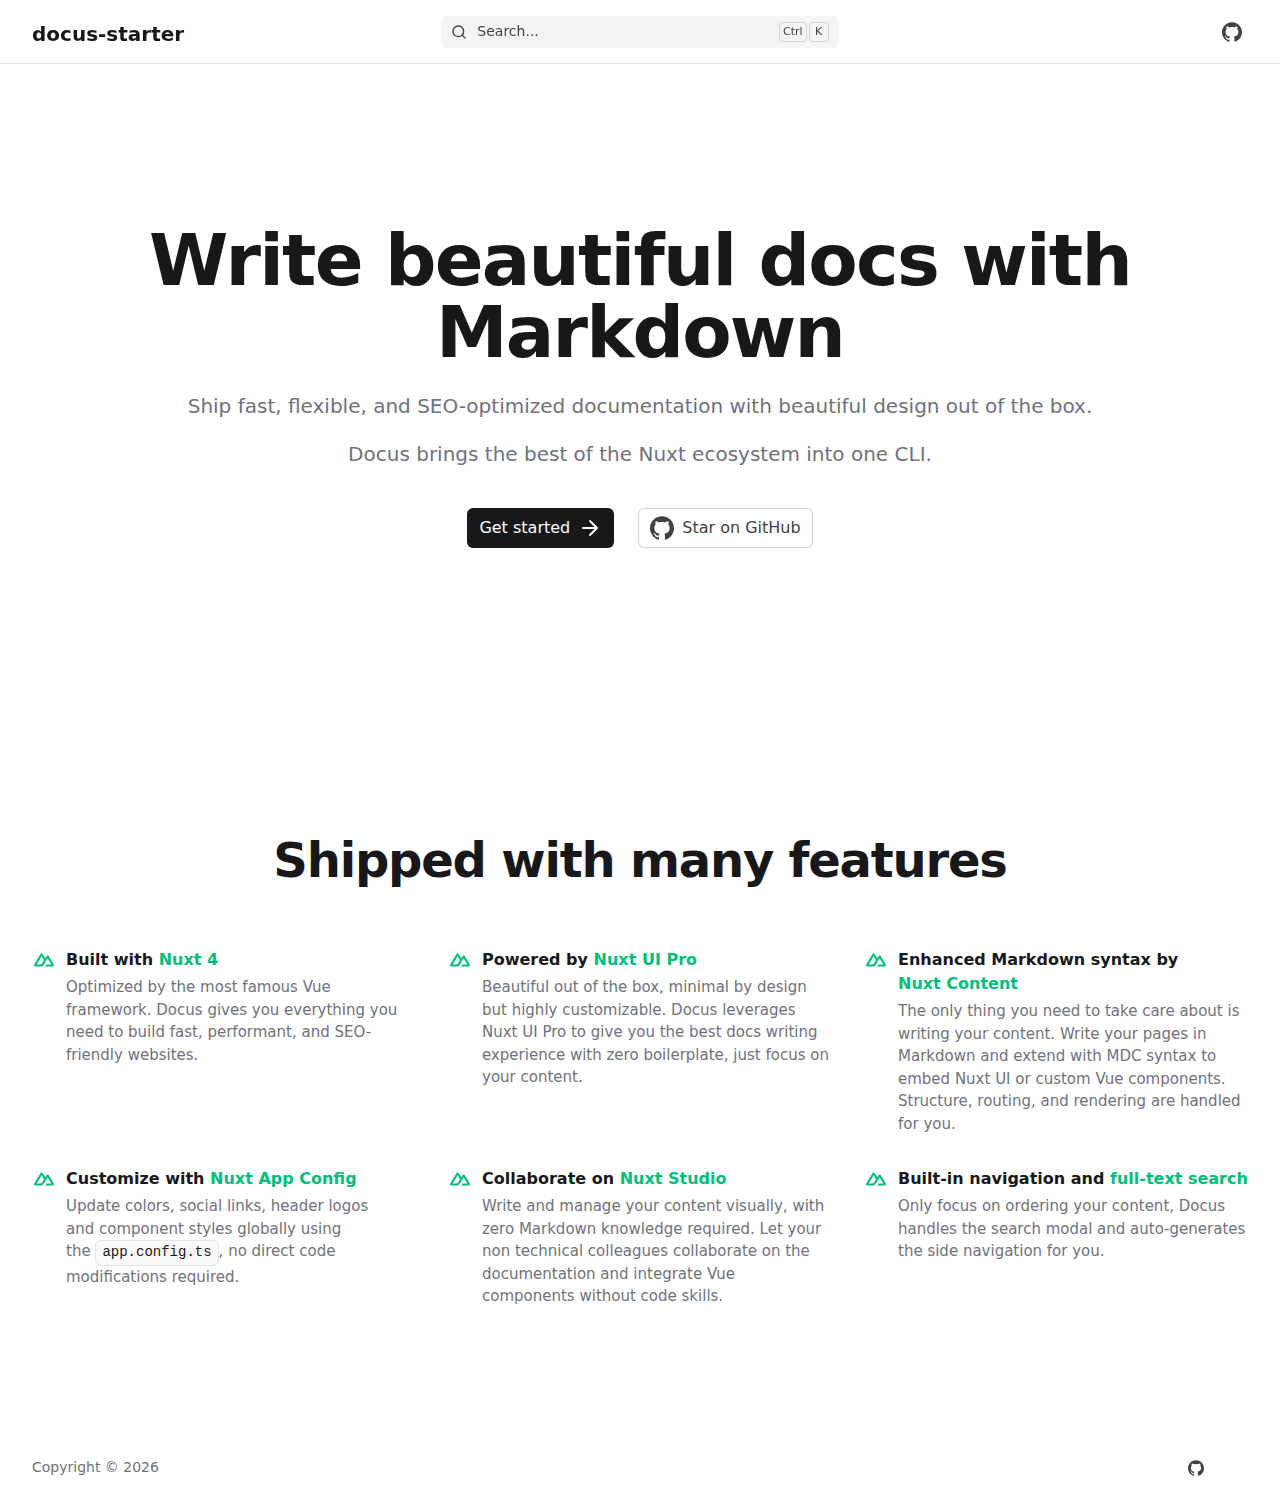
<file: index.html>
<!DOCTYPE html><html  lang="en" dir="ltr"><head><meta charset="utf-8"><meta name="viewport" content="width=device-width, initial-scale=1"><style id="nuxt-ui-colors">@layer base {
  :root {
  --ui-color-primary-50: var(--color-emerald-50, oklch(97.9% 0.021 166.113));
  --ui-color-primary-100: var(--color-emerald-100, oklch(95% 0.052 163.051));
  --ui-color-primary-200: var(--color-emerald-200, oklch(90.5% 0.093 164.15));
  --ui-color-primary-300: var(--color-emerald-300, oklch(84.5% 0.143 164.978));
  --ui-color-primary-400: var(--color-emerald-400, oklch(76.5% 0.177 163.223));
  --ui-color-primary-500: var(--color-emerald-500, oklch(69.6% 0.17 162.48));
  --ui-color-primary-600: var(--color-emerald-600, oklch(59.6% 0.145 163.225));
  --ui-color-primary-700: var(--color-emerald-700, oklch(50.8% 0.118 165.612));
  --ui-color-primary-800: var(--color-emerald-800, oklch(43.2% 0.095 166.913));
  --ui-color-primary-900: var(--color-emerald-900, oklch(37.8% 0.077 168.94));
  --ui-color-primary-950: var(--color-emerald-950, oklch(26.2% 0.051 172.552));
  --ui-color-secondary-50: var(--color-blue-50, oklch(97% 0.014 254.604));
  --ui-color-secondary-100: var(--color-blue-100, oklch(93.2% 0.032 255.585));
  --ui-color-secondary-200: var(--color-blue-200, oklch(88.2% 0.059 254.128));
  --ui-color-secondary-300: var(--color-blue-300, oklch(80.9% 0.105 251.813));
  --ui-color-secondary-400: var(--color-blue-400, oklch(70.7% 0.165 254.624));
  --ui-color-secondary-500: var(--color-blue-500, oklch(62.3% 0.214 259.815));
  --ui-color-secondary-600: var(--color-blue-600, oklch(54.6% 0.245 262.881));
  --ui-color-secondary-700: var(--color-blue-700, oklch(48.8% 0.243 264.376));
  --ui-color-secondary-800: var(--color-blue-800, oklch(42.4% 0.199 265.638));
  --ui-color-secondary-900: var(--color-blue-900, oklch(37.9% 0.146 265.522));
  --ui-color-secondary-950: var(--color-blue-950, oklch(28.2% 0.091 267.935));
  --ui-color-success-50: var(--color-green-50, oklch(98.2% 0.018 155.826));
  --ui-color-success-100: var(--color-green-100, oklch(96.2% 0.044 156.743));
  --ui-color-success-200: var(--color-green-200, oklch(92.5% 0.084 155.995));
  --ui-color-success-300: var(--color-green-300, oklch(87.1% 0.15 154.449));
  --ui-color-success-400: var(--color-green-400, oklch(79.2% 0.209 151.711));
  --ui-color-success-500: var(--color-green-500, oklch(72.3% 0.219 149.579));
  --ui-color-success-600: var(--color-green-600, oklch(62.7% 0.194 149.214));
  --ui-color-success-700: var(--color-green-700, oklch(52.7% 0.154 150.069));
  --ui-color-success-800: var(--color-green-800, oklch(44.8% 0.119 151.328));
  --ui-color-success-900: var(--color-green-900, oklch(39.3% 0.095 152.535));
  --ui-color-success-950: var(--color-green-950, oklch(26.6% 0.065 152.934));
  --ui-color-info-50: var(--color-blue-50, oklch(97% 0.014 254.604));
  --ui-color-info-100: var(--color-blue-100, oklch(93.2% 0.032 255.585));
  --ui-color-info-200: var(--color-blue-200, oklch(88.2% 0.059 254.128));
  --ui-color-info-300: var(--color-blue-300, oklch(80.9% 0.105 251.813));
  --ui-color-info-400: var(--color-blue-400, oklch(70.7% 0.165 254.624));
  --ui-color-info-500: var(--color-blue-500, oklch(62.3% 0.214 259.815));
  --ui-color-info-600: var(--color-blue-600, oklch(54.6% 0.245 262.881));
  --ui-color-info-700: var(--color-blue-700, oklch(48.8% 0.243 264.376));
  --ui-color-info-800: var(--color-blue-800, oklch(42.4% 0.199 265.638));
  --ui-color-info-900: var(--color-blue-900, oklch(37.9% 0.146 265.522));
  --ui-color-info-950: var(--color-blue-950, oklch(28.2% 0.091 267.935));
  --ui-color-warning-50: var(--color-yellow-50, oklch(98.7% 0.026 102.212));
  --ui-color-warning-100: var(--color-yellow-100, oklch(97.3% 0.071 103.193));
  --ui-color-warning-200: var(--color-yellow-200, oklch(94.5% 0.129 101.54));
  --ui-color-warning-300: var(--color-yellow-300, oklch(90.5% 0.182 98.111));
  --ui-color-warning-400: var(--color-yellow-400, oklch(85.2% 0.199 91.936));
  --ui-color-warning-500: var(--color-yellow-500, oklch(79.5% 0.184 86.047));
  --ui-color-warning-600: var(--color-yellow-600, oklch(68.1% 0.162 75.834));
  --ui-color-warning-700: var(--color-yellow-700, oklch(55.4% 0.135 66.442));
  --ui-color-warning-800: var(--color-yellow-800, oklch(47.6% 0.114 61.907));
  --ui-color-warning-900: var(--color-yellow-900, oklch(42.1% 0.095 57.708));
  --ui-color-warning-950: var(--color-yellow-950, oklch(28.6% 0.066 53.813));
  --ui-color-error-50: var(--color-red-50, oklch(97.1% 0.013 17.38));
  --ui-color-error-100: var(--color-red-100, oklch(93.6% 0.032 17.717));
  --ui-color-error-200: var(--color-red-200, oklch(88.5% 0.062 18.334));
  --ui-color-error-300: var(--color-red-300, oklch(80.8% 0.114 19.571));
  --ui-color-error-400: var(--color-red-400, oklch(70.4% 0.191 22.216));
  --ui-color-error-500: var(--color-red-500, oklch(63.7% 0.237 25.331));
  --ui-color-error-600: var(--color-red-600, oklch(57.7% 0.245 27.325));
  --ui-color-error-700: var(--color-red-700, oklch(50.5% 0.213 27.518));
  --ui-color-error-800: var(--color-red-800, oklch(44.4% 0.177 26.899));
  --ui-color-error-900: var(--color-red-900, oklch(39.6% 0.141 25.723));
  --ui-color-error-950: var(--color-red-950, oklch(25.8% 0.092 26.042));
  --ui-color-neutral-50: var(--color-zinc-50, oklch(98.5% 0 0));
  --ui-color-neutral-100: var(--color-zinc-100, oklch(96.7% 0.001 286.375));
  --ui-color-neutral-200: var(--color-zinc-200, oklch(92% 0.004 286.32));
  --ui-color-neutral-300: var(--color-zinc-300, oklch(87.1% 0.006 286.286));
  --ui-color-neutral-400: var(--color-zinc-400, oklch(70.5% 0.015 286.067));
  --ui-color-neutral-500: var(--color-zinc-500, oklch(55.2% 0.016 285.938));
  --ui-color-neutral-600: var(--color-zinc-600, oklch(44.2% 0.017 285.786));
  --ui-color-neutral-700: var(--color-zinc-700, oklch(37% 0.013 285.805));
  --ui-color-neutral-800: var(--color-zinc-800, oklch(27.4% 0.006 286.033));
  --ui-color-neutral-900: var(--color-zinc-900, oklch(21% 0.006 285.885));
  --ui-color-neutral-950: var(--color-zinc-950, oklch(14.1% 0.005 285.823));
  }
  :root, .light {
  --ui-primary: var(--ui-color-primary-500);
  --ui-secondary: var(--ui-color-secondary-500);
  --ui-success: var(--ui-color-success-500);
  --ui-info: var(--ui-color-info-500);
  --ui-warning: var(--ui-color-warning-500);
  --ui-error: var(--ui-color-error-500);
  }
  .dark {
  --ui-primary: var(--ui-color-primary-400);
  --ui-secondary: var(--ui-color-secondary-400);
  --ui-success: var(--ui-color-success-400);
  --ui-info: var(--ui-color-info-400);
  --ui-warning: var(--ui-color-warning-400);
  --ui-error: var(--ui-color-error-400);
  }
}</style><script type="importmap">{"imports":{"#entry":"/_nuxt/DOg0ad1Z.js"}}</script><title>Write beautiful docs with Markdown - docus-starter</title><link rel="stylesheet" href="/_nuxt/entry.DAQ5gne3.css" crossorigin><style>@layer components {:where(.i-lucide\:arrow-right){display:inline-block;width:1em;height:1em;background-color:currentColor;-webkit-mask-image:var(--svg);mask-image:var(--svg);-webkit-mask-repeat:no-repeat;mask-repeat:no-repeat;-webkit-mask-size:100% 100%;mask-size:100% 100%;--svg:url("data:image/svg+xml,%3Csvg xmlns='http://www.w3.org/2000/svg' viewBox='0 0 24 24' width='24' height='24'%3E%3Cpath fill='none' stroke='black' stroke-linecap='round' stroke-linejoin='round' stroke-width='2' d='M5 12h14m-7-7l7 7l-7 7'/%3E%3C/svg%3E")}:where(.i-lucide\:search){display:inline-block;width:1em;height:1em;background-color:currentColor;-webkit-mask-image:var(--svg);mask-image:var(--svg);-webkit-mask-repeat:no-repeat;mask-repeat:no-repeat;-webkit-mask-size:100% 100%;mask-size:100% 100%;--svg:url("data:image/svg+xml,%3Csvg xmlns='http://www.w3.org/2000/svg' viewBox='0 0 24 24' width='24' height='24'%3E%3Cg fill='none' stroke='black' stroke-linecap='round' stroke-linejoin='round' stroke-width='2'%3E%3Cpath d='m21 21l-4.34-4.34'/%3E%3Ccircle cx='11' cy='11' r='8'/%3E%3C/g%3E%3C/svg%3E")}:where(.i-simple-icons\:github){display:inline-block;width:1em;height:1em;background-color:currentColor;-webkit-mask-image:var(--svg);mask-image:var(--svg);-webkit-mask-repeat:no-repeat;mask-repeat:no-repeat;-webkit-mask-size:100% 100%;mask-size:100% 100%;--svg:url("data:image/svg+xml,%3Csvg xmlns='http://www.w3.org/2000/svg' viewBox='0 0 24 24' width='24' height='24'%3E%3Cpath fill='black' d='M12 .297c-6.63 0-12 5.373-12 12c0 5.303 3.438 9.8 8.205 11.385c.6.113.82-.258.82-.577c0-.285-.01-1.04-.015-2.04c-3.338.724-4.042-1.61-4.042-1.61C4.422 18.07 3.633 17.7 3.633 17.7c-1.087-.744.084-.729.084-.729c1.205.084 1.838 1.236 1.838 1.236c1.07 1.835 2.809 1.305 3.495.998c.108-.776.417-1.305.76-1.605c-2.665-.3-5.466-1.332-5.466-5.93c0-1.31.465-2.38 1.235-3.22c-.135-.303-.54-1.523.105-3.176c0 0 1.005-.322 3.3 1.23c.96-.267 1.98-.399 3-.405c1.02.006 2.04.138 3 .405c2.28-1.552 3.285-1.23 3.285-1.23c.645 1.653.24 2.873.12 3.176c.765.84 1.23 1.91 1.23 3.22c0 4.61-2.805 5.625-5.475 5.92c.42.36.81 1.096.81 2.22c0 1.606-.015 2.896-.015 3.286c0 .315.21.69.825.57C20.565 22.092 24 17.592 24 12.297c0-6.627-5.373-12-12-12'/%3E%3C/svg%3E")}:where(.i-simple-icons\:nuxt){display:inline-block;width:1em;height:1em;background-color:currentColor;-webkit-mask-image:var(--svg);mask-image:var(--svg);-webkit-mask-repeat:no-repeat;mask-repeat:no-repeat;-webkit-mask-size:100% 100%;mask-size:100% 100%;--svg:url("data:image/svg+xml,%3Csvg xmlns='http://www.w3.org/2000/svg' viewBox='0 0 24 24' width='24' height='24'%3E%3Cpath fill='black' d='M13.464 19.83h8.922c.283 0 .562-.073.807-.21a1.6 1.6 0 0 0 .591-.574a1.53 1.53 0 0 0 .216-.783a1.53 1.53 0 0 0-.217-.782L17.792 7.414a1.6 1.6 0 0 0-.591-.573a1.65 1.65 0 0 0-.807-.21c-.283 0-.562.073-.807.21a1.6 1.6 0 0 0-.59.573L13.463 9.99L10.47 4.953a1.6 1.6 0 0 0-.591-.573a1.65 1.65 0 0 0-.807-.21c-.284 0-.562.073-.807.21a1.6 1.6 0 0 0-.591.573L.216 17.481a1.53 1.53 0 0 0-.217.782c0 .275.074.545.216.783a1.6 1.6 0 0 0 .59.574c.246.137.525.21.808.21h5.6c2.22 0 3.856-.946 4.982-2.79l2.733-4.593l1.464-2.457l4.395 7.382h-5.859Zm-6.341-2.46l-3.908-.002l5.858-9.842l2.923 4.921l-1.957 3.29c-.748 1.196-1.597 1.632-2.916 1.632'/%3E%3C/svg%3E")}}</style><link rel="preload" as="fetch" crossorigin="anonymous" href="/_payload.json?ea280306-3e6f-47d0-be66-f5a0245a5b65"><link rel="modulepreload" as="script" crossorigin href="/_nuxt/DOg0ad1Z.js"><link rel="modulepreload" as="script" crossorigin href="/_nuxt/PxIdVtar.js"><link rel="modulepreload" as="script" crossorigin href="/_nuxt/Cjca5kI1.js"><link rel="modulepreload" as="script" crossorigin href="/_nuxt/CAsPhBbv.js"><link rel="modulepreload" as="script" crossorigin href="/_nuxt/DV-2jwmH.js"><link rel="modulepreload" as="script" crossorigin href="/_nuxt/BN_7HF1G.js"><link rel="modulepreload" as="script" crossorigin href="/_nuxt/Yc6mB0Le.js"><link rel="modulepreload" as="script" crossorigin href="/_nuxt/BQU6QX_N.js"><link rel="modulepreload" as="script" crossorigin href="/_nuxt/D-jGc7ZW.js"><link rel="modulepreload" as="script" crossorigin href="/_nuxt/DyeS7ozk.js"><link rel="modulepreload" as="script" crossorigin href="/_nuxt/CXSCLjL-.js"><link rel="preload" as="fetch" fetchpriority="low" crossorigin="anonymous" href="/_nuxt/builds/meta/ea280306-3e6f-47d0-be66-f5a0245a5b65.json"><link rel="prefetch" as="style" crossorigin href="/_nuxt/index.BwTBaIXH.css"><link rel="prefetch" as="script" crossorigin href="/_nuxt/XgZxCYAN.js"><link rel="prefetch" as="script" crossorigin href="/_nuxt/Bjn7hK3Y.js"><link rel="prefetch" as="script" crossorigin href="/_nuxt/BgPLo4XW.js"><link rel="prefetch" as="script" crossorigin href="/_nuxt/lDCt5PN4.js"><meta property="og:image" content="/__og-image__/static/og.png"><meta property="og:image:type" content="image/png"><meta name="twitter:card" content="summary_large_image"><meta name="twitter:image" content="/__og-image__/static/og.png"><meta name="twitter:image:src" content="/__og-image__/static/og.png"><meta property="og:image:width" content="1200"><meta name="twitter:image:width" content="1200"><meta property="og:image:height" content="600"><meta name="twitter:image:height" content="600"><meta name="robots" content="index, follow, max-image-preview:large, max-snippet:-1, max-video-preview:-1"><link rel="icon" href="/favicon.ico"><meta name="description" content="Ship fast, flexible, and SEO-optimized documentation with beautiful design out of the box. Docus brings together the best of the Nuxt ecosystem. Powered by Nuxt UI Pro."><meta property="og:site_name" content="docus-starter"><meta property="og:title" content="Write beautiful docs with Markdown"><meta property="og:description" content="Ship fast, flexible, and SEO-optimized documentation with beautiful design out of the box. Docus brings together the best of the Nuxt ecosystem. Powered by Nuxt UI Pro."><script type="module" src="/_nuxt/DOg0ad1Z.js" crossorigin></script><script>"use strict";(()=>{const t=window,e=document.documentElement,c=["dark","light"],n=getStorageValue("localStorage","nuxt-color-mode")||"system";let i=n==="system"?u():n;const r=e.getAttribute("data-color-mode-forced");r&&(i=r),l(i),t["__NUXT_COLOR_MODE__"]={preference:n,value:i,getColorScheme:u,addColorScheme:l,removeColorScheme:d};function l(o){const s=""+o+"",a="";e.classList?e.classList.add(s):e.className+=" "+s,a&&e.setAttribute("data-"+a,o)}function d(o){const s=""+o+"",a="";e.classList?e.classList.remove(s):e.className=e.className.replace(new RegExp(s,"g"),""),a&&e.removeAttribute("data-"+a)}function f(o){return t.matchMedia("(prefers-color-scheme"+o+")")}function u(){if(t.matchMedia&&f("").media!=="not all"){for(const o of c)if(f(":"+o).matches)return o}return"light"}})();function getStorageValue(t,e){switch(t){case"localStorage":return window.localStorage.getItem(e);case"sessionStorage":return window.sessionStorage.getItem(e);case"cookie":return getCookie(e);default:return null}}function getCookie(t){const c=("; "+window.document.cookie).split("; "+t+"=");if(c.length===2)return c.pop()?.split(";").shift()}</script></head><body><div id="__nuxt" class="isolate"><!--[--><!--[--><!--[--><!--[--><!--[--><div class="nuxt-loading-indicator" style="position:fixed;top:0;right:0;left:0;pointer-events:none;width:auto;height:3px;opacity:0;background:var(--ui-primary);background-size:0% auto;transform:scaleX(0%);transform-origin:left;transition:transform 0.1s, height 0.4s, opacity 0.4s;z-index:999999;"></div><!--[--><!--[--><!----><!----><!----><header class="bg-default/75 backdrop-blur border-b border-default h-(--ui-header-height) sticky top-0 z-50"><!--[--><!--]--><div class="w-full max-w-(--ui-container) mx-auto px-4 sm:px-6 lg:px-8 flex items-center justify-between gap-3 h-full"><!--[--><div class="lg:flex-1 flex items-center gap-1.5"><!----><!--[--><a href="/" aria-label="docus-starter" class="focus-visible:outline-primary shrink-0 font-bold text-xl text-highlighted flex items-end gap-1.5"><!--[--><!--[--><!--[--><span class="h-6 w-auto shrink-0">docus-starter</span><!--]--><!--]--><!--]--></a><!--]--></div><div class="hidden lg:flex flex-1"><!--[--><!--[--><!----><!--[--><!--[--><button type="button" class="rounded-md font-medium inline-flex items-center disabled:cursor-not-allowed aria-disabled:cursor-not-allowed disabled:opacity-75 aria-disabled:opacity-75 transition-colors px-2.5 py-1.5 text-sm gap-1.5 text-default bg-elevated hover:bg-accented/75 active:bg-accented/75 focus:outline-none focus-visible:bg-accented/75 disabled:bg-elevated aria-disabled:bg-elevated w-full"><!--[--><!--[--><span class="iconify i-lucide:search shrink-0 size-4 mr-1" aria-hidden="true" style=""></span><!--]--><!--[--><span class="truncate">Search...</span><!--]--><!--[--><div class="hidden lg:flex items-center gap-0.5 ms-auto"><!--[--><!--[--><kbd class="inline-flex items-center justify-center px-1 rounded-sm font-medium font-sans h-5 min-w-[20px] text-[11px] ring ring-inset ring-accented text-default bg-elevated"><!--[--> <!--]--></kbd><kbd class="inline-flex items-center justify-center px-1 rounded-sm font-medium font-sans h-5 min-w-[20px] text-[11px] ring ring-inset ring-accented text-default bg-elevated"><!--[-->K<!--]--></kbd><!--]--><!--]--></div><!--]--><!--]--></button><!--]--><!--]--><!--]--><!--]--></div><div class="flex items-center justify-end lg:flex-1 gap-1.5"><!--[--><div></div><!----><!--[--><!----><!--[--><!--[--><button type="button" aria-label="Search..." class="rounded-md font-medium inline-flex items-center disabled:cursor-not-allowed aria-disabled:cursor-not-allowed disabled:opacity-75 aria-disabled:opacity-75 transition-colors text-sm gap-1.5 text-default hover:bg-elevated active:bg-elevated focus:outline-none focus-visible:bg-elevated hover:disabled:bg-transparent dark:hover:disabled:bg-transparent hover:aria-disabled:bg-transparent dark:hover:aria-disabled:bg-transparent p-1.5 lg:hidden"><!--[--><!--[--><span class="iconify i-lucide:search shrink-0 size-5" aria-hidden="true" style=""></span><!--]--><!--[--><!----><!--]--><!--[--><!----><!--]--><!--]--></button><!--]--><!--]--><!--]--><!--[--><div class="h-8 w-8 animate-pulse bg-neutral-200 dark:bg-neutral-800 rounded-md"></div><!--]--><!--[--><!--[--><!--[--><a href="https://github.com/larbish/docus-4.2" rel="noopener noreferrer" target="_blank" aria-label="GitHub" class="rounded-md font-medium inline-flex items-center disabled:cursor-not-allowed aria-disabled:cursor-not-allowed disabled:opacity-75 aria-disabled:opacity-75 transition-colors text-sm gap-1.5 text-default hover:bg-elevated active:bg-elevated focus:outline-none focus-visible:bg-elevated hover:disabled:bg-transparent dark:hover:disabled:bg-transparent hover:aria-disabled:bg-transparent dark:hover:aria-disabled:bg-transparent p-1.5"><!--[--><!--[--><span class="iconify i-simple-icons:github shrink-0 size-5" aria-hidden="true" style=""></span><!--]--><!--[--><!----><!--]--><!--[--><!----><!--]--><!--]--></a><!--]--><!--]--><!--]--><!--]--><!--[--><!--[--><!--[--><button type="button" class="rounded-md font-medium inline-flex items-center disabled:cursor-not-allowed aria-disabled:cursor-not-allowed disabled:opacity-75 aria-disabled:opacity-75 transition-colors text-xs gap-1.5 text-default hover:bg-elevated active:bg-elevated focus:outline-none focus-visible:bg-elevated hover:disabled:bg-transparent dark:hover:disabled:bg-transparent hover:aria-disabled:bg-transparent dark:hover:aria-disabled:bg-transparent p-1.5 -me-1.5 lg:hidden"><!--[--><!--[--><!----><!--]--><!--[--><svg xmlns="http://www.w3.org/2000/svg" class="size-5" viewBox="0 0 24 24" fill="none" stroke="currentColor" stroke-width="2" stroke-linecap="round" stroke-linejoin="round"><line x1="4" y1="6" x2="20" y2="6" class="outline-none"></line><line x1="4" y1="12" x2="20" y2="12" class="outline-none"></line><line x1="4" y1="18" x2="20" y2="18" class="outline-none"></line></svg><!--]--><!--[--><!----><!--]--><!--]--></button><!--]--><!--]--><!--]--></div><!--]--></div><!--[--><!--]--></header><!--[--><!----><!--v-if--><!--]--><!--]--><main class="min-h-[calc(100vh-var(--ui-header-height))]"><!--[--><!--[--><div><div data-orientation="vertical" class="relative isolate"><!--[--><!--]--><div class="w-full max-w-(--ui-container) mx-auto px-4 sm:px-6 lg:px-8 flex flex-col lg:grid py-24 sm:py-32 lg:py-40 gap-16 sm:gap-y-24"><!--[--><div class="text-center"><div class=""><!--[--><!----><h1 class="text-5xl sm:text-7xl text-pretty tracking-tight font-bold text-highlighted"><!--[-->Write beautiful docs with Markdown<!--]--></h1><div class="text-lg sm:text-xl/8 text-muted text-balance mt-6"><!--[--><p class="my-5 leading-7 text-pretty"><!--[-->Ship fast, flexible, and SEO-optimized documentation with beautiful design out of the box.<!--]--></p><p class="my-5 leading-7 text-pretty"><!--[-->Docus brings the best of the Nuxt ecosystem into one CLI.<!--]--></p><!--]--></div><!--]--></div><!----><div class="mt-10"><!--[--><div class="flex flex-wrap gap-x-6 gap-y-3 justify-center"><!--[--><!--[--><a href="/getting-started/installation" class="rounded-md font-medium inline-flex items-center disabled:cursor-not-allowed aria-disabled:cursor-not-allowed disabled:opacity-75 aria-disabled:opacity-75 transition-colors px-3 py-2 text-base gap-2 text-inverted bg-inverted hover:bg-inverted/90 active:bg-inverted/90 disabled:bg-inverted aria-disabled:bg-inverted focus-visible:outline-2 focus-visible:outline-offset-2 focus-visible:outline-inverted"><!--[--><!--[--><!----><!--]--><!--[-->Get started<!--]--><!--[--><span class="iconify i-lucide:arrow-right shrink-0 size-6" aria-hidden="true" style=""></span><!--]--><!--]--></a><!--]--><!--[--><!--[--><a href="https://github.com/nuxt-ui-pro/docus" rel="noopener noreferrer" class="rounded-md font-medium inline-flex items-center disabled:cursor-not-allowed aria-disabled:cursor-not-allowed disabled:opacity-75 aria-disabled:opacity-75 transition-colors px-3 py-2 text-base gap-2 ring ring-inset ring-accented text-default bg-default hover:bg-elevated active:bg-elevated disabled:bg-default aria-disabled:bg-default focus:outline-none focus-visible:ring-2 focus-visible:ring-inverted"><!--[--><!--[--><span class="iconify i-simple-icons:github shrink-0 size-6" aria-hidden="true" style=""></span><!--]--><!--[-->Star on GitHub<!--]--><!--[--><!----><!--]--><!--]--></a><!--]--><!--]--><!--]--></div><!--]--></div></div><!----><!--]--></div><!--[--><!--]--></div><section data-orientation="vertical" class="relative isolate"><!--[--><!--]--><div class="w-full max-w-(--ui-container) mx-auto px-4 sm:px-6 lg:px-8 flex flex-col lg:grid py-16 sm:py-24 lg:py-32 gap-8 sm:gap-16"><!--[--><div class=""><div class=""><!--[--><!----><!----><h2 class="text-3xl sm:text-4xl lg:text-5xl text-pretty tracking-tight font-bold text-highlighted text-center"><!--[-->Shipped with many features<!--]--></h2><!----><!--]--></div><div class="mt-16"><!--[--><ul class="grid sm:grid-cols-2 lg:grid-cols-3 gap-8"><!--[--><div data-orientation="horizontal" class="relative flex items-start gap-2.5"><div class="inline-flex items-center justify-center p-0.5"><!--[--><span class="iconify i-simple-icons:nuxt size-5 shrink-0 text-primary" aria-hidden="true" style=""></span><!--]--></div><div class=""><!--[--><a href="https://nuxt.com" tabindex="-1" rel="noopener noreferrer" target="_blank" aria-label="Built with Nuxt 4" class="focus:outline-none peer"><!--[--><!--[--><span class="absolute inset-0" aria-hidden="true"></span><!--]--><!--]--></a><!--]--><!--[--><div class="text-base text-pretty font-semibold text-highlighted"><!--[-->Built with <span class="text-primary">Nuxt 4</span><!--]--></div><div class="text-[15px] text-pretty text-muted mt-1"><!--[-->Optimized by the most famous Vue framework. Docus gives you everything you need to build fast, performant, and SEO-friendly websites.<!--]--></div><!--]--></div></div><div data-orientation="horizontal" class="relative flex items-start gap-2.5"><div class="inline-flex items-center justify-center p-0.5"><!--[--><span class="iconify i-simple-icons:nuxt size-5 shrink-0 text-primary" aria-hidden="true" style=""></span><!--]--></div><div class=""><!--[--><a href="https://ui.nuxt.com/" tabindex="-1" rel="noopener noreferrer" target="_blank" aria-label="Powered by Nuxt UI Pro" class="focus:outline-none peer"><!--[--><!--[--><span class="absolute inset-0" aria-hidden="true"></span><!--]--><!--]--></a><!--]--><!--[--><div class="text-base text-pretty font-semibold text-highlighted"><!--[-->Powered by <span class="text-primary">Nuxt UI Pro</span><!--]--></div><div class="text-[15px] text-pretty text-muted mt-1"><!--[-->Beautiful out of the box, minimal by design but highly customizable. Docus leverages Nuxt UI Pro to give you the best docs writing experience with zero boilerplate, just focus on your content.<!--]--></div><!--]--></div></div><div data-orientation="horizontal" class="relative flex items-start gap-2.5"><div class="inline-flex items-center justify-center p-0.5"><!--[--><span class="iconify i-simple-icons:nuxt size-5 shrink-0 text-primary" aria-hidden="true" style=""></span><!--]--></div><div class=""><!--[--><a href="https://content.nuxt.com" tabindex="-1" rel="noopener noreferrer" target="_blank" aria-label="Enhanced Markdown syntax by Nuxt Content" class="focus:outline-none peer"><!--[--><!--[--><span class="absolute inset-0" aria-hidden="true"></span><!--]--><!--]--></a><!--]--><!--[--><div class="text-base text-pretty font-semibold text-highlighted"><!--[-->Enhanced Markdown syntax by <span class="text-primary">Nuxt Content</span><!--]--></div><div class="text-[15px] text-pretty text-muted mt-1"><!--[-->The only thing you need to take care about is writing your content. Write your pages in Markdown and extend with MDC syntax to embed Nuxt UI or custom Vue components. Structure, routing, and rendering are handled for you.<!--]--></div><!--]--></div></div><div data-orientation="horizontal" class="relative flex items-start gap-2.5"><div class="inline-flex items-center justify-center p-0.5"><!--[--><span class="iconify i-simple-icons:nuxt size-5 shrink-0 text-primary" aria-hidden="true" style=""></span><!--]--></div><div class=""><!--[--><a href="https://nuxt.com/docs/guide/directory-structure/app-config" tabindex="-1" rel="noopener noreferrer" target="_blank" aria-label="Customize with Nuxt App Config" class="focus:outline-none peer"><!--[--><!--[--><span class="absolute inset-0" aria-hidden="true"></span><!--]--><!--]--></a><!--]--><!--[--><div class="text-base text-pretty font-semibold text-highlighted"><!--[-->Customize with <span class="text-primary">Nuxt App Config</span><!--]--></div><div class="text-[15px] text-pretty text-muted mt-1"><!--[-->Update colors, social links, header logos and component styles globally using the <code class="px-1.5 py-0.5 text-sm font-mono font-medium rounded-md inline-block border border-muted text-highlighted bg-muted"><!--[-->app.config.ts<!--]--></code>, no direct code modifications required.<!--]--></div><!--]--></div></div><div data-orientation="horizontal" class="relative flex items-start gap-2.5"><div class="inline-flex items-center justify-center p-0.5"><!--[--><span class="iconify i-simple-icons:nuxt size-5 shrink-0 text-primary" aria-hidden="true" style=""></span><!--]--></div><div class=""><!--[--><a href="https://content.nuxt.com/studio" tabindex="-1" rel="noopener noreferrer" target="_blank" aria-label="Collaborate on Nuxt Studio" class="focus:outline-none peer"><!--[--><!--[--><span class="absolute inset-0" aria-hidden="true"></span><!--]--><!--]--></a><!--]--><!--[--><div class="text-base text-pretty font-semibold text-highlighted"><!--[-->Collaborate on <span class="text-primary">Nuxt Studio</span><!--]--></div><div class="text-[15px] text-pretty text-muted mt-1"><!--[-->Write and manage your content visually, with zero Markdown knowledge required. Let your non technical colleagues collaborate on the documentation and integrate Vue components without code skills.<!--]--></div><!--]--></div></div><div data-orientation="horizontal" class="relative flex items-start gap-2.5"><div class="inline-flex items-center justify-center p-0.5"><!--[--><span class="iconify i-simple-icons:nuxt size-5 shrink-0 text-primary" aria-hidden="true" style=""></span><!--]--></div><div class=""><!--[--><a href="https://ui.nuxt.com/components/content-search" tabindex="-1" rel="noopener noreferrer" target="_blank" aria-label="Built-in navigation and full-text search" class="focus:outline-none peer"><!--[--><!--[--><span class="absolute inset-0" aria-hidden="true"></span><!--]--><!--]--></a><!--]--><!--[--><div class="text-base text-pretty font-semibold text-highlighted"><!--[-->Built-in navigation and <span class="text-primary">full-text search</span><!--]--></div><div class="text-[15px] text-pretty text-muted mt-1"><!--[-->Only focus on ordering your content, Docus handles the search modal and auto-generates the side navigation for you.<!--]--></div><!--]--></div></div><!--]--></ul><!--]--></div><!----></div><!----><!--]--></div><!--[--><!--]--></section></div><!--]--><!--]--></main><footer><!----><div class="w-full max-w-(--ui-container) mx-auto px-4 sm:px-6 lg:px-8 py-8 lg:py-4 lg:flex lg:items-center lg:justify-between lg:gap-x-3"><!--[--><div class="lg:flex-1 flex items-center justify-center lg:justify-end gap-x-1.5 lg:order-3"><!--[--><!--[--><!--[--><!--[--><!--[--><a href="https://github.com/larbish/docus-4.2" rel="noopener noreferrer" target="_blank" aria-label="GitHub repository" class="rounded-md font-medium inline-flex items-center disabled:cursor-not-allowed aria-disabled:cursor-not-allowed disabled:opacity-75 aria-disabled:opacity-75 transition-colors text-xs gap-1.5 text-default hover:bg-elevated active:bg-elevated focus:outline-none focus-visible:bg-elevated hover:disabled:bg-transparent dark:hover:disabled:bg-transparent hover:aria-disabled:bg-transparent dark:hover:aria-disabled:bg-transparent p-1.5"><!--[--><!--[--><span class="iconify i-simple-icons:github shrink-0 size-4" aria-hidden="true" style=""></span><!--]--><!--[--><!----><!--]--><!--[--><!----><!--]--><!--]--></a><!--]--><!--]--><!--]--><!--[--><!--[--><div class="size-8"></div><!--]--><!--]--><!--]--><!--]--></div><div class="mt-3 lg:mt-0 lg:order-2 flex items-center justify-center"><!--[--><!--]--></div><div class="flex items-center justify-center lg:justify-start lg:flex-1 gap-x-1.5 mt-3 lg:mt-0 lg:order-1"><!--[--><div class="text-sm text-muted"> Copyright © 2025</div><!--]--></div><!--]--></div><!----></footer><!--]--><span></span><!--]--><!--]--><!--[--><!--]--><!--v-if--><!--]--><!--[--><!--]--><!--]--><!--]--></div><div id="teleports"></div><script type="application/json" data-nuxt-data="nuxt-app" data-ssr="true" id="__NUXT_DATA__" data-src="/_payload.json?ea280306-3e6f-47d0-be66-f5a0245a5b65">[{"state":1,"once":14,"_errors":15,"serverRendered":5,"path":17,"prerenderedAt":18},["Reactive",2],{"$scolor-mode":3,"$stoasts":7,"$ssite-config":8},{"preference":4,"value":4,"unknown":5,"forced":6},"system",true,false,[],{"_priority":9,"env":12,"name":13},{"name":10,"env":11},-3,-15,"production","docus-starter",["Set"],["ShallowReactive",16],{"navigation_docs":-1,"search_docs":-1,"landing":-1},"/",1758270879213]</script><script>window.__NUXT__={};window.__NUXT__.config={public:{content:{wsUrl:""},mdc:{components:{prose:true,map:{accordion:"ProseAccordion","accordion-item":"ProseAccordionItem",badge:"ProseBadge",callout:"ProseCallout",card:"ProseCard","card-group":"ProseCardGroup",caution:"ProseCaution","code-collapse":"ProseCodeCollapse","code-group":"ProseCodeGroup","code-icon":"ProseCodeIcon","code-preview":"ProseCodePreview","code-tree":"ProseCodeTree",collapsible:"ProseCollapsible",field:"ProseField","field-group":"ProseFieldGroup",icon:"ProseIcon",kbd:"ProseKbd",note:"ProseNote",steps:"ProseSteps",tabs:"ProseTabs","tabs-item":"ProseTabsItem",tip:"ProseTip",warning:"ProseWarning"}},headings:{anchorLinks:{h1:false,h2:true,h3:true,h4:true,h5:false,h6:false}}},preview:{api:"https://api.nuxt.studio",iframeMessagingAllowedOrigins:""}},app:{baseURL:"/",buildId:"ea280306-3e6f-47d0-be66-f5a0245a5b65",buildAssetsDir:"/_nuxt/",cdnURL:""}}</script></body></html>
</file>
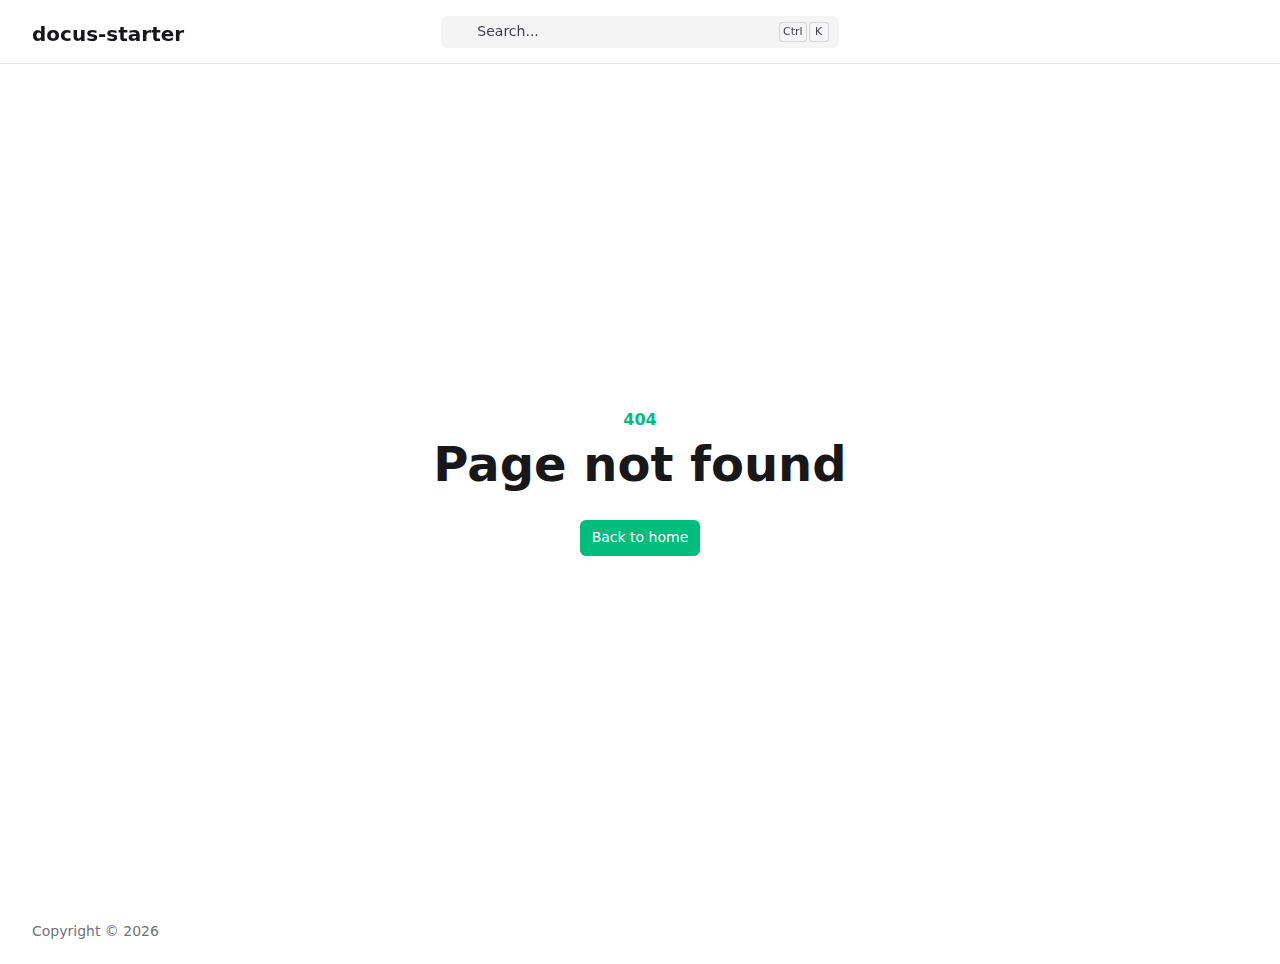
<file: 200.html>
<!DOCTYPE html><html><head><meta charset="utf-8"><meta name="viewport" content="width=device-width, initial-scale=1"><script type="importmap">{"imports":{"#entry":"/_nuxt/DOg0ad1Z.js"}}</script><link rel="stylesheet" href="/_nuxt/entry.DAQ5gne3.css" crossorigin><link rel="modulepreload" as="script" crossorigin href="/_nuxt/DOg0ad1Z.js"><link rel="prefetch" as="style" crossorigin href="/_nuxt/index.BwTBaIXH.css"><link rel="prefetch" as="script" crossorigin href="/_nuxt/XgZxCYAN.js"><link rel="prefetch" as="script" crossorigin href="/_nuxt/Bjn7hK3Y.js"><link rel="prefetch" as="script" crossorigin href="/_nuxt/PxIdVtar.js"><link rel="prefetch" as="script" crossorigin href="/_nuxt/Cjca5kI1.js"><link rel="prefetch" as="script" crossorigin href="/_nuxt/BgPLo4XW.js"><link rel="prefetch" as="script" crossorigin href="/_nuxt/lDCt5PN4.js"><script type="module" src="/_nuxt/DOg0ad1Z.js" crossorigin></script><script>"use strict";(()=>{const t=window,e=document.documentElement,c=["dark","light"],n=getStorageValue("localStorage","nuxt-color-mode")||"system";let i=n==="system"?u():n;const r=e.getAttribute("data-color-mode-forced");r&&(i=r),l(i),t["__NUXT_COLOR_MODE__"]={preference:n,value:i,getColorScheme:u,addColorScheme:l,removeColorScheme:d};function l(o){const s=""+o+"",a="";e.classList?e.classList.add(s):e.className+=" "+s,a&&e.setAttribute("data-"+a,o)}function d(o){const s=""+o+"",a="";e.classList?e.classList.remove(s):e.className=e.className.replace(new RegExp(s,"g"),""),a&&e.removeAttribute("data-"+a)}function f(o){return t.matchMedia("(prefers-color-scheme"+o+")")}function u(){if(t.matchMedia&&f("").media!=="not all"){for(const o of c)if(f(":"+o).matches)return o}return"light"}})();function getStorageValue(t,e){switch(t){case"localStorage":return window.localStorage.getItem(e);case"sessionStorage":return window.sessionStorage.getItem(e);case"cookie":return getCookie(e);default:return null}}function getCookie(t){const c=("; "+window.document.cookie).split("; "+t+"=");if(c.length===2)return c.pop()?.split(";").shift()}</script><meta name="robots" content="index, follow, max-image-preview:large, max-snippet:-1, max-video-preview:-1" /></head><body><div id="__nuxt" class="isolate"></div><div id="teleports"></div><script>window.__NUXT_SITE_CONFIG__={_priority:{name:-3,env:-15},env:"production",name:"docus-starter"}</script><script type="application/json" data-nuxt-data="nuxt-app" data-ssr="false" id="__NUXT_DATA__">[{"prerenderedAt":1,"serverRendered":2},1758270879214,false]</script><script>window.__NUXT__={};window.__NUXT__.config={public:{content:{wsUrl:""},mdc:{components:{prose:true,map:{accordion:"ProseAccordion","accordion-item":"ProseAccordionItem",badge:"ProseBadge",callout:"ProseCallout",card:"ProseCard","card-group":"ProseCardGroup",caution:"ProseCaution","code-collapse":"ProseCodeCollapse","code-group":"ProseCodeGroup","code-icon":"ProseCodeIcon","code-preview":"ProseCodePreview","code-tree":"ProseCodeTree",collapsible:"ProseCollapsible",field:"ProseField","field-group":"ProseFieldGroup",icon:"ProseIcon",kbd:"ProseKbd",note:"ProseNote",steps:"ProseSteps",tabs:"ProseTabs","tabs-item":"ProseTabsItem",tip:"ProseTip",warning:"ProseWarning"}},headings:{anchorLinks:{h1:false,h2:true,h3:true,h4:true,h5:false,h6:false}}},preview:{api:"https://api.nuxt.studio",iframeMessagingAllowedOrigins:""}},app:{baseURL:"/",buildId:"ea280306-3e6f-47d0-be66-f5a0245a5b65",buildAssetsDir:"/_nuxt/",cdnURL:""}}</script></body></html>
</file>
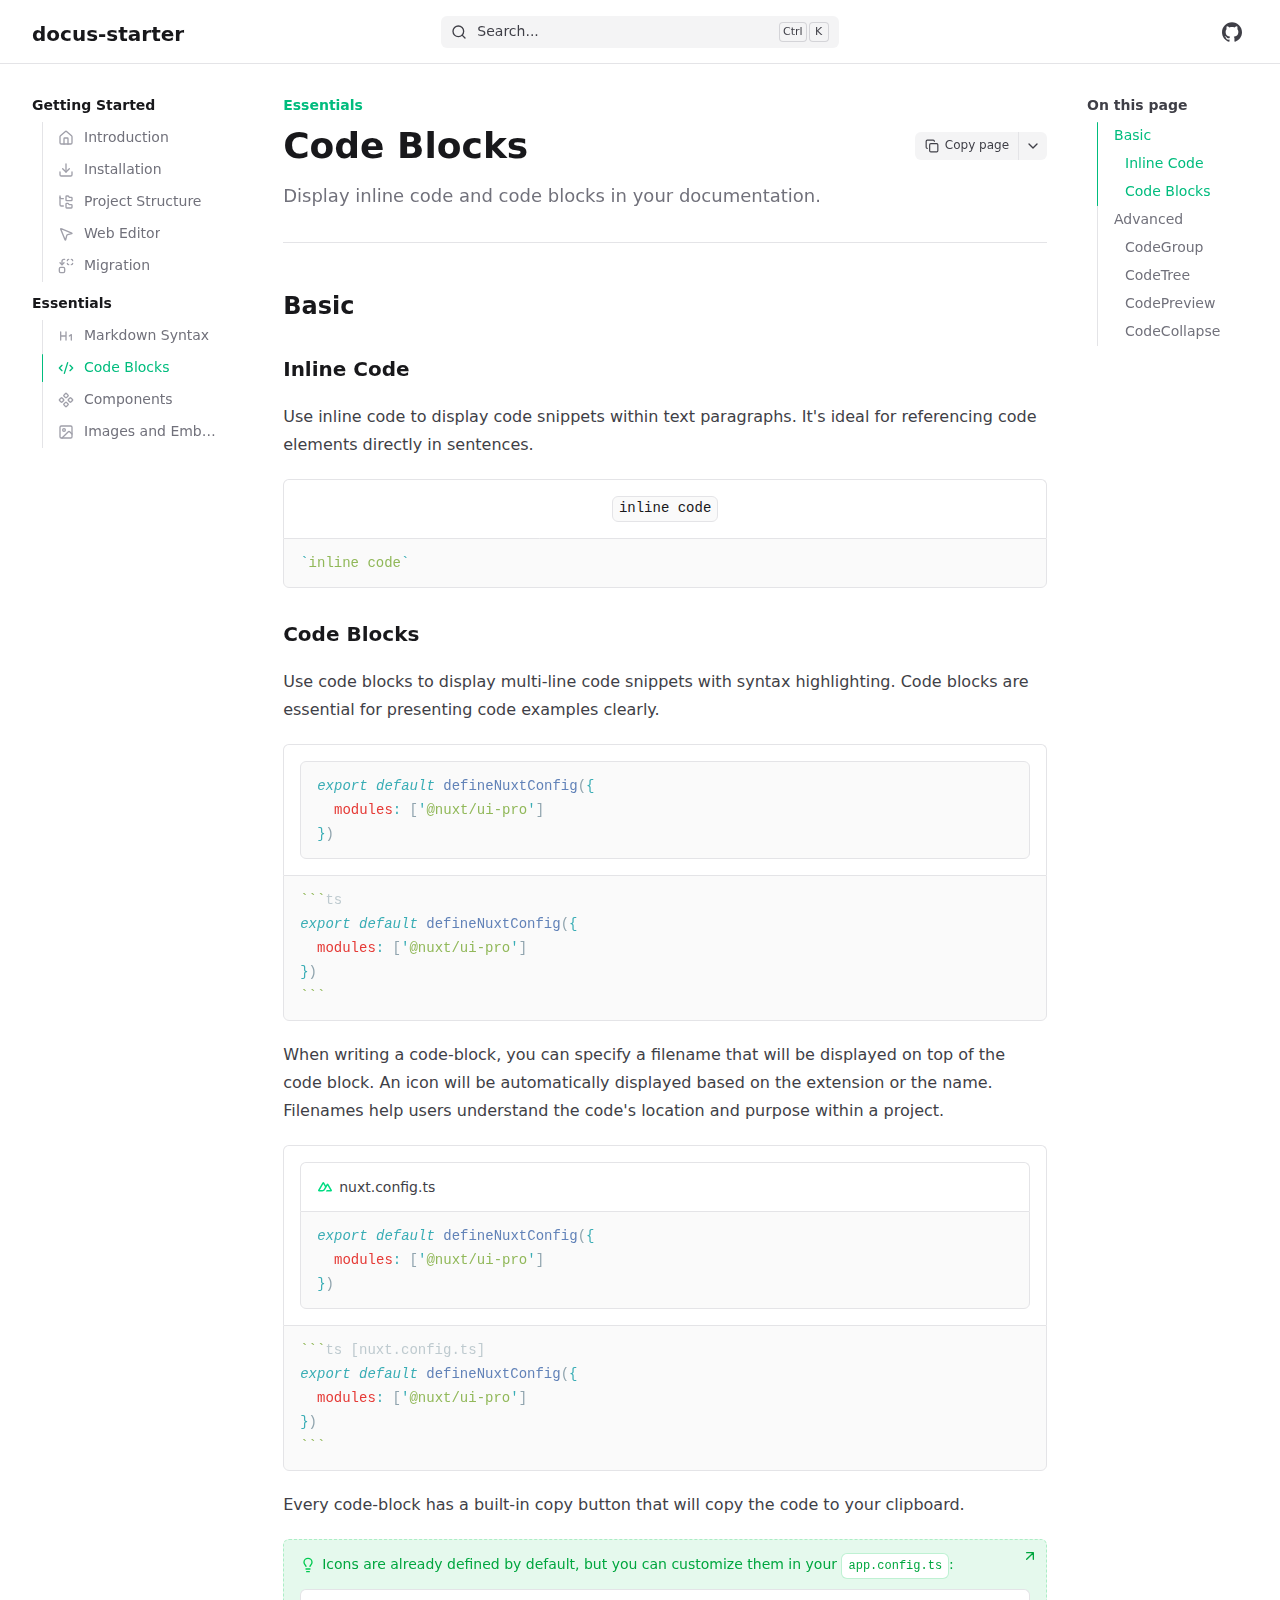
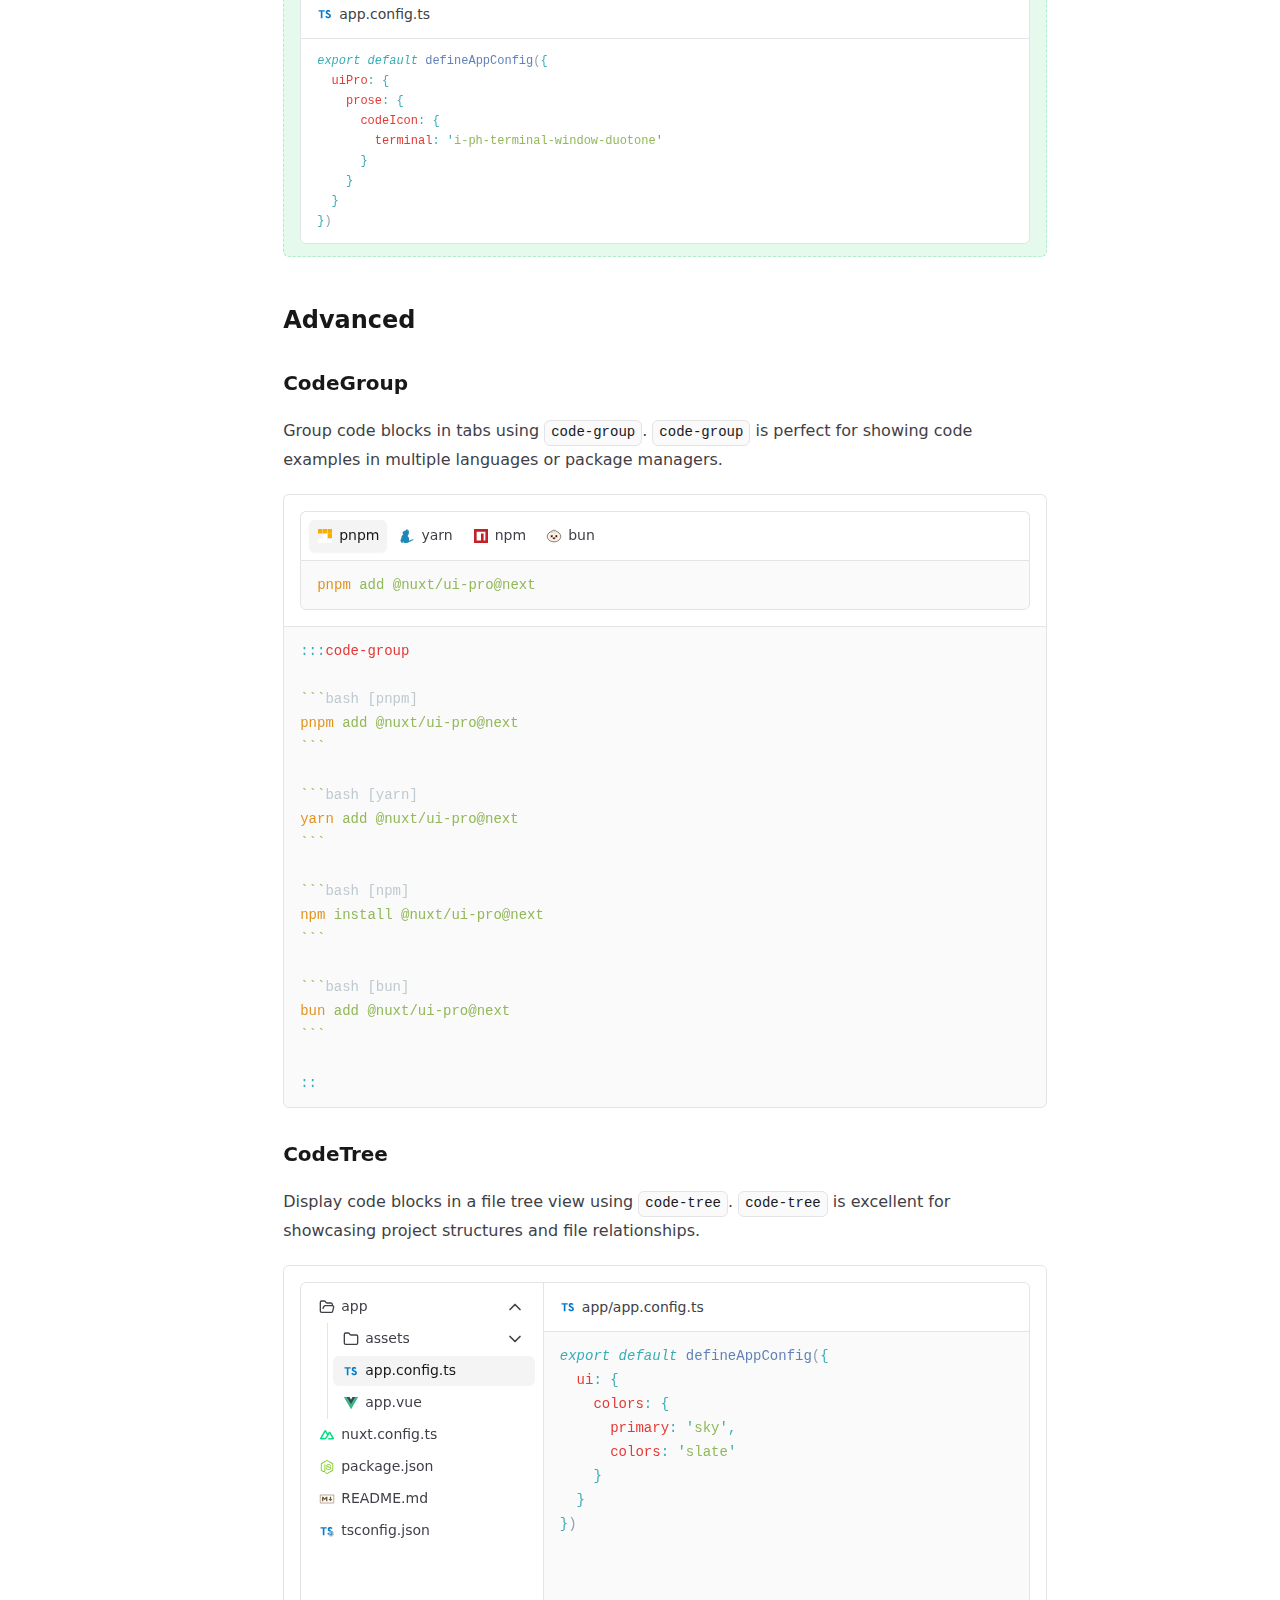
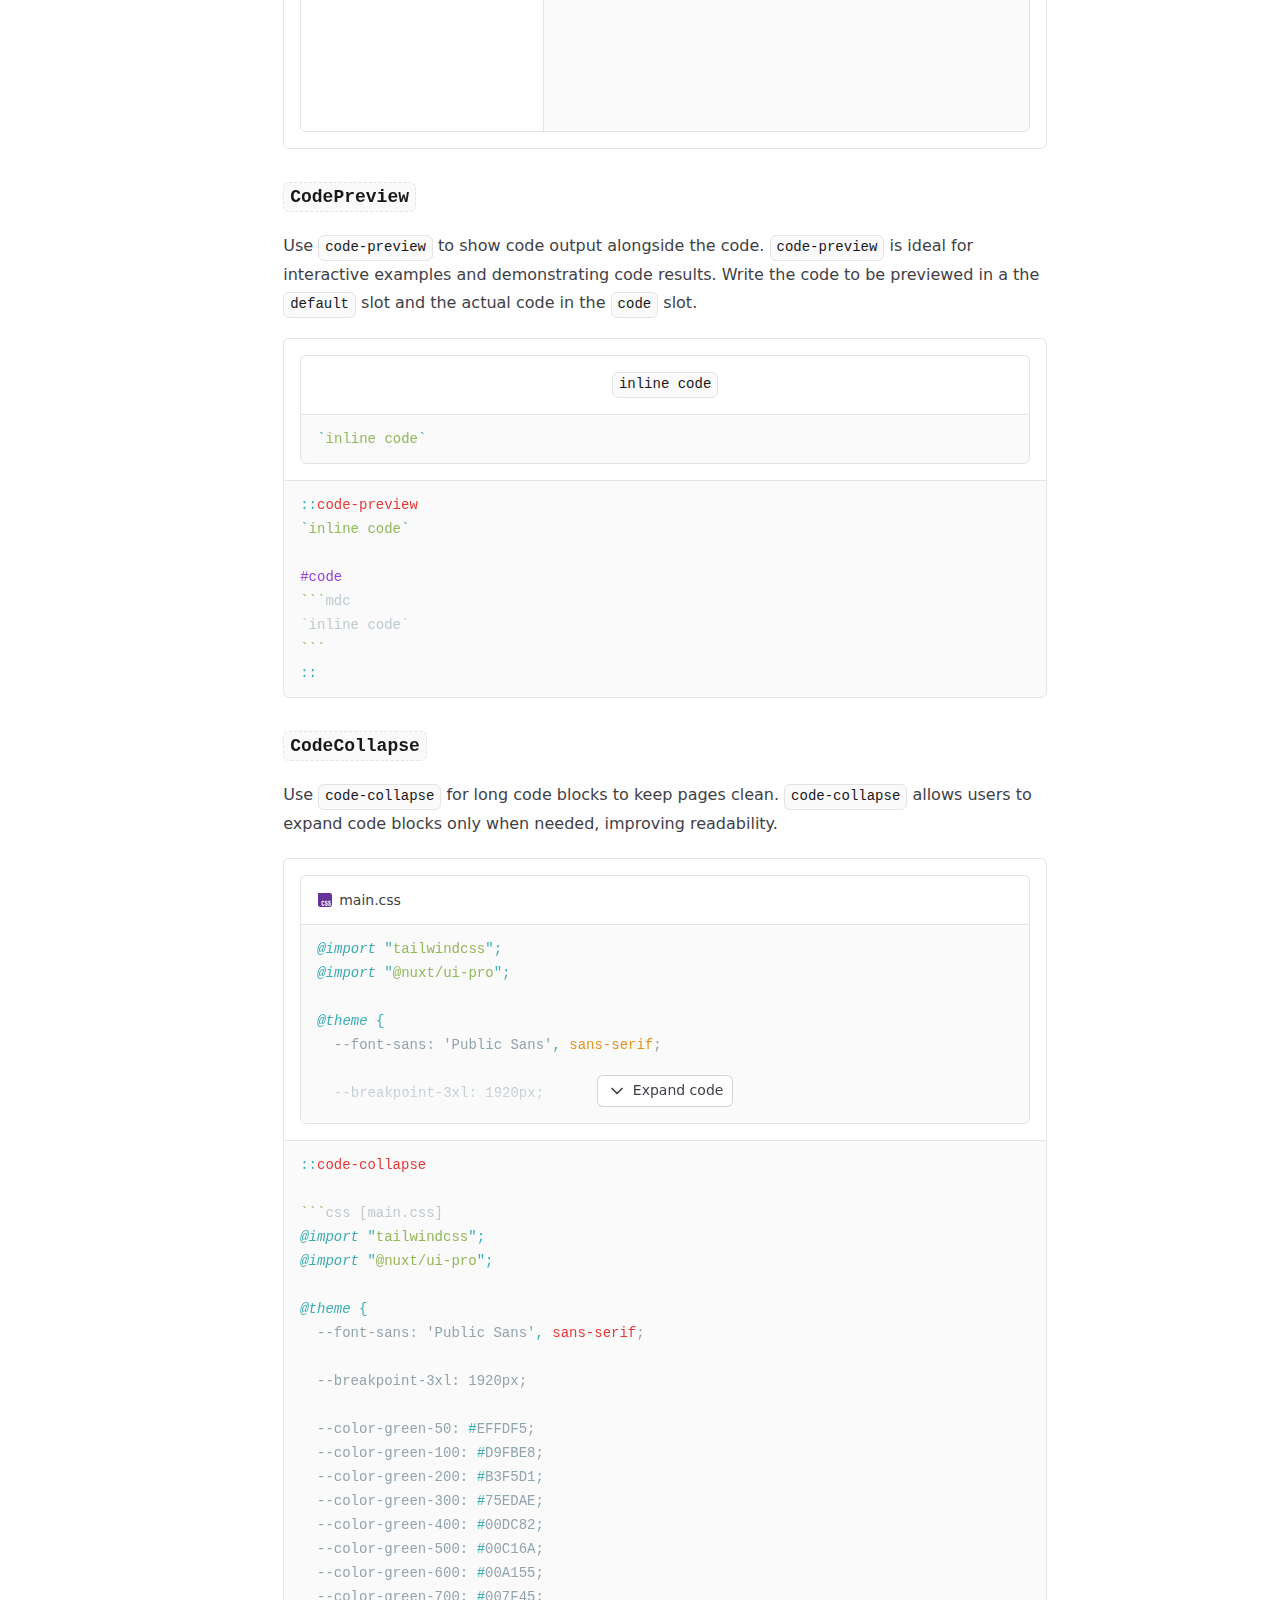
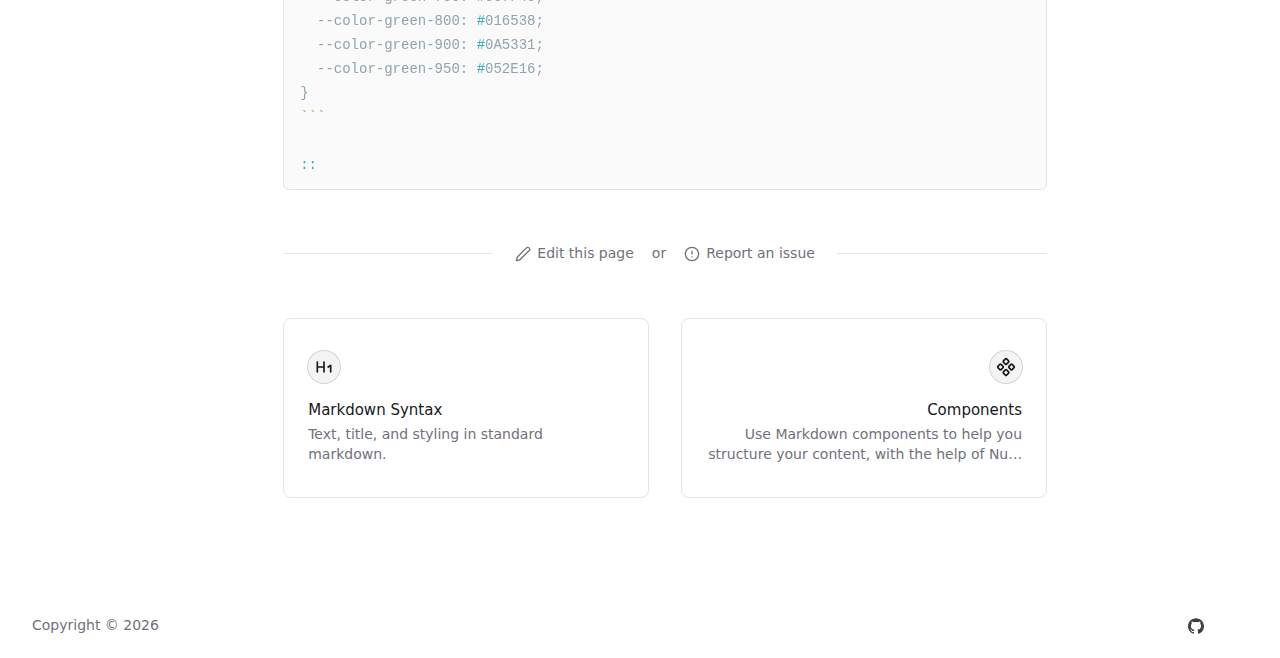
<file: essentials/code-blocks.html>
<!DOCTYPE html><html  lang="en" dir="ltr"><head><meta charset="utf-8"><meta name="viewport" content="width=device-width, initial-scale=1"><style id="nuxt-ui-colors">@layer base {
  :root {
  --ui-color-primary-50: var(--color-emerald-50, oklch(97.9% 0.021 166.113));
  --ui-color-primary-100: var(--color-emerald-100, oklch(95% 0.052 163.051));
  --ui-color-primary-200: var(--color-emerald-200, oklch(90.5% 0.093 164.15));
  --ui-color-primary-300: var(--color-emerald-300, oklch(84.5% 0.143 164.978));
  --ui-color-primary-400: var(--color-emerald-400, oklch(76.5% 0.177 163.223));
  --ui-color-primary-500: var(--color-emerald-500, oklch(69.6% 0.17 162.48));
  --ui-color-primary-600: var(--color-emerald-600, oklch(59.6% 0.145 163.225));
  --ui-color-primary-700: var(--color-emerald-700, oklch(50.8% 0.118 165.612));
  --ui-color-primary-800: var(--color-emerald-800, oklch(43.2% 0.095 166.913));
  --ui-color-primary-900: var(--color-emerald-900, oklch(37.8% 0.077 168.94));
  --ui-color-primary-950: var(--color-emerald-950, oklch(26.2% 0.051 172.552));
  --ui-color-secondary-50: var(--color-blue-50, oklch(97% 0.014 254.604));
  --ui-color-secondary-100: var(--color-blue-100, oklch(93.2% 0.032 255.585));
  --ui-color-secondary-200: var(--color-blue-200, oklch(88.2% 0.059 254.128));
  --ui-color-secondary-300: var(--color-blue-300, oklch(80.9% 0.105 251.813));
  --ui-color-secondary-400: var(--color-blue-400, oklch(70.7% 0.165 254.624));
  --ui-color-secondary-500: var(--color-blue-500, oklch(62.3% 0.214 259.815));
  --ui-color-secondary-600: var(--color-blue-600, oklch(54.6% 0.245 262.881));
  --ui-color-secondary-700: var(--color-blue-700, oklch(48.8% 0.243 264.376));
  --ui-color-secondary-800: var(--color-blue-800, oklch(42.4% 0.199 265.638));
  --ui-color-secondary-900: var(--color-blue-900, oklch(37.9% 0.146 265.522));
  --ui-color-secondary-950: var(--color-blue-950, oklch(28.2% 0.091 267.935));
  --ui-color-success-50: var(--color-green-50, oklch(98.2% 0.018 155.826));
  --ui-color-success-100: var(--color-green-100, oklch(96.2% 0.044 156.743));
  --ui-color-success-200: var(--color-green-200, oklch(92.5% 0.084 155.995));
  --ui-color-success-300: var(--color-green-300, oklch(87.1% 0.15 154.449));
  --ui-color-success-400: var(--color-green-400, oklch(79.2% 0.209 151.711));
  --ui-color-success-500: var(--color-green-500, oklch(72.3% 0.219 149.579));
  --ui-color-success-600: var(--color-green-600, oklch(62.7% 0.194 149.214));
  --ui-color-success-700: var(--color-green-700, oklch(52.7% 0.154 150.069));
  --ui-color-success-800: var(--color-green-800, oklch(44.8% 0.119 151.328));
  --ui-color-success-900: var(--color-green-900, oklch(39.3% 0.095 152.535));
  --ui-color-success-950: var(--color-green-950, oklch(26.6% 0.065 152.934));
  --ui-color-info-50: var(--color-blue-50, oklch(97% 0.014 254.604));
  --ui-color-info-100: var(--color-blue-100, oklch(93.2% 0.032 255.585));
  --ui-color-info-200: var(--color-blue-200, oklch(88.2% 0.059 254.128));
  --ui-color-info-300: var(--color-blue-300, oklch(80.9% 0.105 251.813));
  --ui-color-info-400: var(--color-blue-400, oklch(70.7% 0.165 254.624));
  --ui-color-info-500: var(--color-blue-500, oklch(62.3% 0.214 259.815));
  --ui-color-info-600: var(--color-blue-600, oklch(54.6% 0.245 262.881));
  --ui-color-info-700: var(--color-blue-700, oklch(48.8% 0.243 264.376));
  --ui-color-info-800: var(--color-blue-800, oklch(42.4% 0.199 265.638));
  --ui-color-info-900: var(--color-blue-900, oklch(37.9% 0.146 265.522));
  --ui-color-info-950: var(--color-blue-950, oklch(28.2% 0.091 267.935));
  --ui-color-warning-50: var(--color-yellow-50, oklch(98.7% 0.026 102.212));
  --ui-color-warning-100: var(--color-yellow-100, oklch(97.3% 0.071 103.193));
  --ui-color-warning-200: var(--color-yellow-200, oklch(94.5% 0.129 101.54));
  --ui-color-warning-300: var(--color-yellow-300, oklch(90.5% 0.182 98.111));
  --ui-color-warning-400: var(--color-yellow-400, oklch(85.2% 0.199 91.936));
  --ui-color-warning-500: var(--color-yellow-500, oklch(79.5% 0.184 86.047));
  --ui-color-warning-600: var(--color-yellow-600, oklch(68.1% 0.162 75.834));
  --ui-color-warning-700: var(--color-yellow-700, oklch(55.4% 0.135 66.442));
  --ui-color-warning-800: var(--color-yellow-800, oklch(47.6% 0.114 61.907));
  --ui-color-warning-900: var(--color-yellow-900, oklch(42.1% 0.095 57.708));
  --ui-color-warning-950: var(--color-yellow-950, oklch(28.6% 0.066 53.813));
  --ui-color-error-50: var(--color-red-50, oklch(97.1% 0.013 17.38));
  --ui-color-error-100: var(--color-red-100, oklch(93.6% 0.032 17.717));
  --ui-color-error-200: var(--color-red-200, oklch(88.5% 0.062 18.334));
  --ui-color-error-300: var(--color-red-300, oklch(80.8% 0.114 19.571));
  --ui-color-error-400: var(--color-red-400, oklch(70.4% 0.191 22.216));
  --ui-color-error-500: var(--color-red-500, oklch(63.7% 0.237 25.331));
  --ui-color-error-600: var(--color-red-600, oklch(57.7% 0.245 27.325));
  --ui-color-error-700: var(--color-red-700, oklch(50.5% 0.213 27.518));
  --ui-color-error-800: var(--color-red-800, oklch(44.4% 0.177 26.899));
  --ui-color-error-900: var(--color-red-900, oklch(39.6% 0.141 25.723));
  --ui-color-error-950: var(--color-red-950, oklch(25.8% 0.092 26.042));
  --ui-color-neutral-50: var(--color-zinc-50, oklch(98.5% 0 0));
  --ui-color-neutral-100: var(--color-zinc-100, oklch(96.7% 0.001 286.375));
  --ui-color-neutral-200: var(--color-zinc-200, oklch(92% 0.004 286.32));
  --ui-color-neutral-300: var(--color-zinc-300, oklch(87.1% 0.006 286.286));
  --ui-color-neutral-400: var(--color-zinc-400, oklch(70.5% 0.015 286.067));
  --ui-color-neutral-500: var(--color-zinc-500, oklch(55.2% 0.016 285.938));
  --ui-color-neutral-600: var(--color-zinc-600, oklch(44.2% 0.017 285.786));
  --ui-color-neutral-700: var(--color-zinc-700, oklch(37% 0.013 285.805));
  --ui-color-neutral-800: var(--color-zinc-800, oklch(27.4% 0.006 286.033));
  --ui-color-neutral-900: var(--color-zinc-900, oklch(21% 0.006 285.885));
  --ui-color-neutral-950: var(--color-zinc-950, oklch(14.1% 0.005 285.823));
  }
  :root, .light {
  --ui-primary: var(--ui-color-primary-500);
  --ui-secondary: var(--ui-color-secondary-500);
  --ui-success: var(--ui-color-success-500);
  --ui-info: var(--ui-color-info-500);
  --ui-warning: var(--ui-color-warning-500);
  --ui-error: var(--ui-color-error-500);
  }
  .dark {
  --ui-primary: var(--ui-color-primary-400);
  --ui-secondary: var(--ui-color-secondary-400);
  --ui-success: var(--ui-color-success-400);
  --ui-info: var(--ui-color-info-400);
  --ui-warning: var(--ui-color-warning-400);
  --ui-error: var(--ui-color-error-400);
  }
}</style><script type="importmap">{"imports":{"#entry":"/_nuxt/DOg0ad1Z.js"}}</script><title>Code Blocks - docus-starter</title><style>/*! tailwindcss v4.1.13 | MIT License | https://tailwindcss.com */.shiki span.line{display:block}.shiki span.line.highlight{background-color:var(--ui-bg-accented);margin:0 -16px;padding:0 16px}@supports (color:color-mix(in lab,red,red)){.shiki span.line.highlight{background-color:color-mix(in oklab,var(--ui-bg-accented)50%,transparent)}}</style><link rel="stylesheet" href="/_nuxt/entry.DAQ5gne3.css" crossorigin><style>@layer components {:where(.i-lucide\:alert-circle){display:inline-block;width:1em;height:1em;background-color:currentColor;-webkit-mask-image:var(--svg);mask-image:var(--svg);-webkit-mask-repeat:no-repeat;mask-repeat:no-repeat;-webkit-mask-size:100% 100%;mask-size:100% 100%;--svg:url("data:image/svg+xml,%3Csvg xmlns='http://www.w3.org/2000/svg' viewBox='0 0 24 24' width='24' height='24'%3E%3Cg fill='none' stroke='black' stroke-linecap='round' stroke-linejoin='round' stroke-width='2'%3E%3Ccircle cx='12' cy='12' r='10'/%3E%3Cpath d='M12 8v4m0 4h.01'/%3E%3C/g%3E%3C/svg%3E")}:where(.i-lucide\:arrow-up-right){display:inline-block;width:1em;height:1em;background-color:currentColor;-webkit-mask-image:var(--svg);mask-image:var(--svg);-webkit-mask-repeat:no-repeat;mask-repeat:no-repeat;-webkit-mask-size:100% 100%;mask-size:100% 100%;--svg:url("data:image/svg+xml,%3Csvg xmlns='http://www.w3.org/2000/svg' viewBox='0 0 24 24' width='24' height='24'%3E%3Cpath fill='none' stroke='black' stroke-linecap='round' stroke-linejoin='round' stroke-width='2' d='M7 7h10v10M7 17L17 7'/%3E%3C/svg%3E")}:where(.i-lucide\:chevron-down){display:inline-block;width:1em;height:1em;background-color:currentColor;-webkit-mask-image:var(--svg);mask-image:var(--svg);-webkit-mask-repeat:no-repeat;mask-repeat:no-repeat;-webkit-mask-size:100% 100%;mask-size:100% 100%;--svg:url("data:image/svg+xml,%3Csvg xmlns='http://www.w3.org/2000/svg' viewBox='0 0 24 24' width='24' height='24'%3E%3Cpath fill='none' stroke='black' stroke-linecap='round' stroke-linejoin='round' stroke-width='2' d='m6 9l6 6l6-6'/%3E%3C/svg%3E")}:where(.i-lucide\:code-xml){display:inline-block;width:1em;height:1em;background-color:currentColor;-webkit-mask-image:var(--svg);mask-image:var(--svg);-webkit-mask-repeat:no-repeat;mask-repeat:no-repeat;-webkit-mask-size:100% 100%;mask-size:100% 100%;--svg:url("data:image/svg+xml,%3Csvg xmlns='http://www.w3.org/2000/svg' viewBox='0 0 24 24' width='24' height='24'%3E%3Cpath fill='none' stroke='black' stroke-linecap='round' stroke-linejoin='round' stroke-width='2' d='m18 16l4-4l-4-4M6 8l-4 4l4 4m8.5-12l-5 16'/%3E%3C/svg%3E")}:where(.i-lucide\:component){display:inline-block;width:1em;height:1em;background-color:currentColor;-webkit-mask-image:var(--svg);mask-image:var(--svg);-webkit-mask-repeat:no-repeat;mask-repeat:no-repeat;-webkit-mask-size:100% 100%;mask-size:100% 100%;--svg:url("data:image/svg+xml,%3Csvg xmlns='http://www.w3.org/2000/svg' viewBox='0 0 24 24' width='24' height='24'%3E%3Cpath fill='none' stroke='black' stroke-linecap='round' stroke-linejoin='round' stroke-width='2' d='M15.536 11.293a1 1 0 0 0 0 1.414l2.376 2.377a1 1 0 0 0 1.414 0l2.377-2.377a1 1 0 0 0 0-1.414l-2.377-2.377a1 1 0 0 0-1.414 0zm-13.239 0a1 1 0 0 0 0 1.414l2.377 2.377a1 1 0 0 0 1.414 0l2.377-2.377a1 1 0 0 0 0-1.414L6.088 8.916a1 1 0 0 0-1.414 0zm6.619 6.619a1 1 0 0 0 0 1.415l2.377 2.376a1 1 0 0 0 1.414 0l2.377-2.376a1 1 0 0 0 0-1.415l-2.377-2.376a1 1 0 0 0-1.414 0zm0-13.238a1 1 0 0 0 0 1.414l2.377 2.376a1 1 0 0 0 1.414 0l2.377-2.376a1 1 0 0 0 0-1.414l-2.377-2.377a1 1 0 0 0-1.414 0z'/%3E%3C/svg%3E")}:where(.i-lucide\:copy){display:inline-block;width:1em;height:1em;background-color:currentColor;-webkit-mask-image:var(--svg);mask-image:var(--svg);-webkit-mask-repeat:no-repeat;mask-repeat:no-repeat;-webkit-mask-size:100% 100%;mask-size:100% 100%;--svg:url("data:image/svg+xml,%3Csvg xmlns='http://www.w3.org/2000/svg' viewBox='0 0 24 24' width='24' height='24'%3E%3Cg fill='none' stroke='black' stroke-linecap='round' stroke-linejoin='round' stroke-width='2'%3E%3Crect width='14' height='14' x='8' y='8' rx='2' ry='2'/%3E%3Cpath d='M4 16c-1.1 0-2-.9-2-2V4c0-1.1.9-2 2-2h10c1.1 0 2 .9 2 2'/%3E%3C/g%3E%3C/svg%3E")}:where(.i-lucide\:download){display:inline-block;width:1em;height:1em;background-color:currentColor;-webkit-mask-image:var(--svg);mask-image:var(--svg);-webkit-mask-repeat:no-repeat;mask-repeat:no-repeat;-webkit-mask-size:100% 100%;mask-size:100% 100%;--svg:url("data:image/svg+xml,%3Csvg xmlns='http://www.w3.org/2000/svg' viewBox='0 0 24 24' width='24' height='24'%3E%3Cg fill='none' stroke='black' stroke-linecap='round' stroke-linejoin='round' stroke-width='2'%3E%3Cpath d='M12 15V3m9 12v4a2 2 0 0 1-2 2H5a2 2 0 0 1-2-2v-4'/%3E%3Cpath d='m7 10l5 5l5-5'/%3E%3C/g%3E%3C/svg%3E")}:where(.i-lucide\:folder){display:inline-block;width:1em;height:1em;background-color:currentColor;-webkit-mask-image:var(--svg);mask-image:var(--svg);-webkit-mask-repeat:no-repeat;mask-repeat:no-repeat;-webkit-mask-size:100% 100%;mask-size:100% 100%;--svg:url("data:image/svg+xml,%3Csvg xmlns='http://www.w3.org/2000/svg' viewBox='0 0 24 24' width='24' height='24'%3E%3Cpath fill='none' stroke='black' stroke-linecap='round' stroke-linejoin='round' stroke-width='2' d='M20 20a2 2 0 0 0 2-2V8a2 2 0 0 0-2-2h-7.9a2 2 0 0 1-1.69-.9L9.6 3.9A2 2 0 0 0 7.93 3H4a2 2 0 0 0-2 2v13a2 2 0 0 0 2 2Z'/%3E%3C/svg%3E")}:where(.i-lucide\:folder-open){display:inline-block;width:1em;height:1em;background-color:currentColor;-webkit-mask-image:var(--svg);mask-image:var(--svg);-webkit-mask-repeat:no-repeat;mask-repeat:no-repeat;-webkit-mask-size:100% 100%;mask-size:100% 100%;--svg:url("data:image/svg+xml,%3Csvg xmlns='http://www.w3.org/2000/svg' viewBox='0 0 24 24' width='24' height='24'%3E%3Cpath fill='none' stroke='black' stroke-linecap='round' stroke-linejoin='round' stroke-width='2' d='m6 14l1.5-2.9A2 2 0 0 1 9.24 10H20a2 2 0 0 1 1.94 2.5l-1.54 6a2 2 0 0 1-1.95 1.5H4a2 2 0 0 1-2-2V5a2 2 0 0 1 2-2h3.9a2 2 0 0 1 1.69.9l.81 1.2a2 2 0 0 0 1.67.9H18a2 2 0 0 1 2 2v2'/%3E%3C/svg%3E")}:where(.i-lucide\:folder-tree){display:inline-block;width:1em;height:1em;background-color:currentColor;-webkit-mask-image:var(--svg);mask-image:var(--svg);-webkit-mask-repeat:no-repeat;mask-repeat:no-repeat;-webkit-mask-size:100% 100%;mask-size:100% 100%;--svg:url("data:image/svg+xml,%3Csvg xmlns='http://www.w3.org/2000/svg' viewBox='0 0 24 24' width='24' height='24'%3E%3Cg fill='none' stroke='black' stroke-linecap='round' stroke-linejoin='round' stroke-width='2'%3E%3Cpath d='M20 10a1 1 0 0 0 1-1V6a1 1 0 0 0-1-1h-2.5a1 1 0 0 1-.8-.4l-.9-1.2A1 1 0 0 0 15 3h-2a1 1 0 0 0-1 1v5a1 1 0 0 0 1 1Zm0 11a1 1 0 0 0 1-1v-3a1 1 0 0 0-1-1h-2.9a1 1 0 0 1-.88-.55l-.42-.85a1 1 0 0 0-.92-.6H13a1 1 0 0 0-1 1v5a1 1 0 0 0 1 1ZM3 5a2 2 0 0 0 2 2h3'/%3E%3Cpath d='M3 3v13a2 2 0 0 0 2 2h3'/%3E%3C/g%3E%3C/svg%3E")}:where(.i-lucide\:hash){display:inline-block;width:1em;height:1em;background-color:currentColor;-webkit-mask-image:var(--svg);mask-image:var(--svg);-webkit-mask-repeat:no-repeat;mask-repeat:no-repeat;-webkit-mask-size:100% 100%;mask-size:100% 100%;--svg:url("data:image/svg+xml,%3Csvg xmlns='http://www.w3.org/2000/svg' viewBox='0 0 24 24' width='24' height='24'%3E%3Cpath fill='none' stroke='black' stroke-linecap='round' stroke-linejoin='round' stroke-width='2' d='M4 9h16M4 15h16M10 3L8 21m8-18l-2 18'/%3E%3C/svg%3E")}:where(.i-lucide\:heading-1){display:inline-block;width:1em;height:1em;background-color:currentColor;-webkit-mask-image:var(--svg);mask-image:var(--svg);-webkit-mask-repeat:no-repeat;mask-repeat:no-repeat;-webkit-mask-size:100% 100%;mask-size:100% 100%;--svg:url("data:image/svg+xml,%3Csvg xmlns='http://www.w3.org/2000/svg' viewBox='0 0 24 24' width='24' height='24'%3E%3Cpath fill='none' stroke='black' stroke-linecap='round' stroke-linejoin='round' stroke-width='2' d='M4 12h8m-8 6V6m8 12V6m5 6l3-2v8'/%3E%3C/svg%3E")}:where(.i-lucide\:house){display:inline-block;width:1em;height:1em;background-color:currentColor;-webkit-mask-image:var(--svg);mask-image:var(--svg);-webkit-mask-repeat:no-repeat;mask-repeat:no-repeat;-webkit-mask-size:100% 100%;mask-size:100% 100%;--svg:url("data:image/svg+xml,%3Csvg xmlns='http://www.w3.org/2000/svg' viewBox='0 0 24 24' width='24' height='24'%3E%3Cg fill='none' stroke='black' stroke-linecap='round' stroke-linejoin='round' stroke-width='2'%3E%3Cpath d='M15 21v-8a1 1 0 0 0-1-1h-4a1 1 0 0 0-1 1v8'/%3E%3Cpath d='M3 10a2 2 0 0 1 .709-1.528l7-6a2 2 0 0 1 2.582 0l7 6A2 2 0 0 1 21 10v9a2 2 0 0 1-2 2H5a2 2 0 0 1-2-2z'/%3E%3C/g%3E%3C/svg%3E")}:where(.i-lucide\:image){display:inline-block;width:1em;height:1em;background-color:currentColor;-webkit-mask-image:var(--svg);mask-image:var(--svg);-webkit-mask-repeat:no-repeat;mask-repeat:no-repeat;-webkit-mask-size:100% 100%;mask-size:100% 100%;--svg:url("data:image/svg+xml,%3Csvg xmlns='http://www.w3.org/2000/svg' viewBox='0 0 24 24' width='24' height='24'%3E%3Cg fill='none' stroke='black' stroke-linecap='round' stroke-linejoin='round' stroke-width='2'%3E%3Crect width='18' height='18' x='3' y='3' rx='2' ry='2'/%3E%3Ccircle cx='9' cy='9' r='2'/%3E%3Cpath d='m21 15l-3.086-3.086a2 2 0 0 0-2.828 0L6 21'/%3E%3C/g%3E%3C/svg%3E")}:where(.i-lucide\:lightbulb){display:inline-block;width:1em;height:1em;background-color:currentColor;-webkit-mask-image:var(--svg);mask-image:var(--svg);-webkit-mask-repeat:no-repeat;mask-repeat:no-repeat;-webkit-mask-size:100% 100%;mask-size:100% 100%;--svg:url("data:image/svg+xml,%3Csvg xmlns='http://www.w3.org/2000/svg' viewBox='0 0 24 24' width='24' height='24'%3E%3Cpath fill='none' stroke='black' stroke-linecap='round' stroke-linejoin='round' stroke-width='2' d='M15 14c.2-1 .7-1.7 1.5-2.5c1-.9 1.5-2.2 1.5-3.5A6 6 0 0 0 6 8c0 1 .2 2.2 1.5 3.5c.7.7 1.3 1.5 1.5 2.5m0 4h6m-5 4h4'/%3E%3C/svg%3E")}:where(.i-lucide\:mouse-pointer-2){display:inline-block;width:1em;height:1em;background-color:currentColor;-webkit-mask-image:var(--svg);mask-image:var(--svg);-webkit-mask-repeat:no-repeat;mask-repeat:no-repeat;-webkit-mask-size:100% 100%;mask-size:100% 100%;--svg:url("data:image/svg+xml,%3Csvg xmlns='http://www.w3.org/2000/svg' viewBox='0 0 24 24' width='24' height='24'%3E%3Cpath fill='none' stroke='black' stroke-linecap='round' stroke-linejoin='round' stroke-width='2' d='M4.037 4.688a.495.495 0 0 1 .651-.651l16 6.5a.5.5 0 0 1-.063.947l-6.124 1.58a2 2 0 0 0-1.438 1.435l-1.579 6.126a.5.5 0 0 1-.947.063z'/%3E%3C/svg%3E")}:where(.i-lucide\:pen){display:inline-block;width:1em;height:1em;background-color:currentColor;-webkit-mask-image:var(--svg);mask-image:var(--svg);-webkit-mask-repeat:no-repeat;mask-repeat:no-repeat;-webkit-mask-size:100% 100%;mask-size:100% 100%;--svg:url("data:image/svg+xml,%3Csvg xmlns='http://www.w3.org/2000/svg' viewBox='0 0 24 24' width='24' height='24'%3E%3Cpath fill='none' stroke='black' stroke-linecap='round' stroke-linejoin='round' stroke-width='2' d='M21.174 6.812a1 1 0 0 0-3.986-3.987L3.842 16.174a2 2 0 0 0-.5.83l-1.321 4.352a.5.5 0 0 0 .623.622l4.353-1.32a2 2 0 0 0 .83-.497z'/%3E%3C/svg%3E")}:where(.i-lucide\:replace){display:inline-block;width:1em;height:1em;background-color:currentColor;-webkit-mask-image:var(--svg);mask-image:var(--svg);-webkit-mask-repeat:no-repeat;mask-repeat:no-repeat;-webkit-mask-size:100% 100%;mask-size:100% 100%;--svg:url("data:image/svg+xml,%3Csvg xmlns='http://www.w3.org/2000/svg' viewBox='0 0 24 24' width='24' height='24'%3E%3Cg fill='none' stroke='black' stroke-linecap='round' stroke-linejoin='round' stroke-width='2'%3E%3Cpath d='M14 4a2 2 0 0 1 2-2m0 8a2 2 0 0 1-2-2m6-6a2 2 0 0 1 2 2m0 4a2 2 0 0 1-2 2M3 7l3 3l3-3'/%3E%3Cpath d='M6 10V5a3 3 0 0 1 3-3h1'/%3E%3Crect width='8' height='8' x='2' y='14' rx='2'/%3E%3C/g%3E%3C/svg%3E")}:where(.i-lucide\:search){display:inline-block;width:1em;height:1em;background-color:currentColor;-webkit-mask-image:var(--svg);mask-image:var(--svg);-webkit-mask-repeat:no-repeat;mask-repeat:no-repeat;-webkit-mask-size:100% 100%;mask-size:100% 100%;--svg:url("data:image/svg+xml,%3Csvg xmlns='http://www.w3.org/2000/svg' viewBox='0 0 24 24' width='24' height='24'%3E%3Cg fill='none' stroke='black' stroke-linecap='round' stroke-linejoin='round' stroke-width='2'%3E%3Cpath d='m21 21l-4.34-4.34'/%3E%3Ccircle cx='11' cy='11' r='8'/%3E%3C/g%3E%3C/svg%3E")}:where(.i-simple-icons\:github){display:inline-block;width:1em;height:1em;background-color:currentColor;-webkit-mask-image:var(--svg);mask-image:var(--svg);-webkit-mask-repeat:no-repeat;mask-repeat:no-repeat;-webkit-mask-size:100% 100%;mask-size:100% 100%;--svg:url("data:image/svg+xml,%3Csvg xmlns='http://www.w3.org/2000/svg' viewBox='0 0 24 24' width='24' height='24'%3E%3Cpath fill='black' d='M12 .297c-6.63 0-12 5.373-12 12c0 5.303 3.438 9.8 8.205 11.385c.6.113.82-.258.82-.577c0-.285-.01-1.04-.015-2.04c-3.338.724-4.042-1.61-4.042-1.61C4.422 18.07 3.633 17.7 3.633 17.7c-1.087-.744.084-.729.084-.729c1.205.084 1.838 1.236 1.838 1.236c1.07 1.835 2.809 1.305 3.495.998c.108-.776.417-1.305.76-1.605c-2.665-.3-5.466-1.332-5.466-5.93c0-1.31.465-2.38 1.235-3.22c-.135-.303-.54-1.523.105-3.176c0 0 1.005-.322 3.3 1.23c.96-.267 1.98-.399 3-.405c1.02.006 2.04.138 3 .405c2.28-1.552 3.285-1.23 3.285-1.23c.645 1.653.24 2.873.12 3.176c.765.84 1.23 1.91 1.23 3.22c0 4.61-2.805 5.625-5.475 5.92c.42.36.81 1.096.81 2.22c0 1.606-.015 2.896-.015 3.286c0 .315.21.69.825.57C20.565 22.092 24 17.592 24 12.297c0-6.627-5.373-12-12-12'/%3E%3C/svg%3E")}:where(.i-vscode-icons\:file-type-bun){display:inline-block;width:1em;height:1em;background-repeat:no-repeat;background-size:100% 100%;background-image:url("data:image/svg+xml,%3Csvg xmlns='http://www.w3.org/2000/svg' viewBox='0 0 32 32' width='32' height='32'%3E%3Cpath fill='%23fbf0df' d='M29 17c0 5.65-5.82 10.23-13 10.23S3 22.61 3 17c0-3.5 2.24-6.6 5.66-8.44S14.21 4.81 16 4.81s3.32 1.54 7.34 3.71C26.76 10.36 29 13.46 29 17'/%3E%3Cpath fill='none' stroke='%23000' d='M16 27.65c7.32 0 13.46-4.65 13.46-10.65c0-3.72-2.37-7-5.89-8.85c-1.39-.75-2.46-1.41-3.37-2l-1.13-.69A6.14 6.14 0 0 0 16 4.35a6.9 6.9 0 0 0-3.3 1.23c-.42.24-.86.51-1.32.8c-.87.54-1.83 1.13-3 1.73C4.91 10 2.54 13.24 2.54 17c0 6 6.14 10.65 13.46 10.65Z'/%3E%3Cellipse cx='21.65' cy='18.62' fill='%23febbd0' rx='2.17' ry='1.28'/%3E%3Cellipse cx='10.41' cy='18.62' fill='%23febbd0' rx='2.17' ry='1.28'/%3E%3Cpath fill-rule='evenodd' d='M11.43 18.11a2 2 0 1 0-2-2.05a2.05 2.05 0 0 0 2 2.05m9.2 0a2 2 0 1 0-2-2.05a2 2 0 0 0 2 2.05'/%3E%3Cpath fill='%23fff' fill-rule='evenodd' d='M10.79 16.19a.77.77 0 1 0-.76-.77a.76.76 0 0 0 .76.77m9.2 0a.77.77 0 1 0 0-1.53a.77.77 0 0 0 0 1.53'/%3E%3Cpath fill='%23b71422' stroke='%23000' stroke-width='.75' d='M18.62 19.67a3.3 3.3 0 0 1-1.09 1.75a2.48 2.48 0 0 1-1.5.69a2.53 2.53 0 0 1-1.5-.69a3.28 3.28 0 0 1-1.08-1.75a.26.26 0 0 1 .29-.3h4.58a.27.27 0 0 1 .3.3Z'/%3E%3Cpath fill='%23ccbea7' fill-rule='evenodd' d='M14.93 5.75a6.1 6.1 0 0 1-2.09 4.62c-.1.09 0 .27.11.22c1.25-.49 2.94-1.94 2.23-4.88c-.03-.15-.25-.11-.25.04m.85 0a6 6 0 0 1 .57 5c0 .13.12.24.21.13c.83-1 1.54-3.11-.59-5.31c-.1-.11-.27.04-.19.17Zm1-.06a6.1 6.1 0 0 1 2.53 4.38c0 .14.21.17.24 0c.34-1.3.15-3.51-2.66-4.66c-.12-.02-.21.18-.09.27ZM9.94 9.55a6.27 6.27 0 0 0 3.89-3.33c.07-.13.28-.08.25.07c-.64 3-2.79 3.59-4.13 3.51c-.14-.01-.14-.21-.01-.25'/%3E%3C/svg%3E")}:where(.i-vscode-icons\:file-type-css){display:inline-block;width:1em;height:1em;background-repeat:no-repeat;background-size:100% 100%;background-image:url("data:image/svg+xml,%3Csvg xmlns='http://www.w3.org/2000/svg' viewBox='0 0 32 32' width='32' height='32'%3E%3Cpath fill='%23639' d='M1.995 1.994h23.52a4.48 4.48 0 0 1 4.48 4.48v19.04a4.48 4.48 0 0 1-4.48 4.48H6.475a4.48 4.48 0 0 1-4.48-4.48Z'/%3E%3Cpath fill='%23fff' d='M9.079 24.87v-4.704c0-1.876 1.204-2.884 3.024-2.884c1.792-.028 2.912 1.148 2.856 3.136h-2.072c.056-.756-.28-1.316-.84-1.288c-.7 0-.896.476-.896 1.372v4.088c0 .868.28 1.288.896 1.316c.644 0 .896-.644.84-1.372h2.072c.112 2.044-1.176 3.248-2.996 3.22c-1.764 0-2.884-.98-2.884-2.884m6.636-.336h1.932c.028.896.308 1.456.924 1.456s.84-.364.84-1.204c0-.7-.308-1.092-1.064-1.456l-.728-.336c-1.288-.616-1.82-1.372-1.82-2.884c0-1.68 1.064-2.856 2.8-2.856s2.66 1.204 2.688 3.164h-1.876c0-.812-.168-1.372-.784-1.372c-.56 0-.84.28-.84.98s.252.98.924 1.26l.672.308c1.428.672 2.044 1.54 2.044 3.164c0 1.932-1.092 2.996-2.884 2.996s-2.8-1.232-2.828-3.22m6.328 0h1.96c0 .896.308 1.456.896 1.456s.84-.364.84-1.204c0-.7-.28-1.092-1.064-1.456l-.728-.336c-1.288-.616-1.792-1.372-1.792-2.884c0-1.68 1.036-2.856 2.8-2.856s2.632 1.204 2.688 3.164h-1.876c-.028-.812-.196-1.372-.812-1.372c-.56 0-.812.28-.812.98s.224.98.896 1.26l.7.308c1.4.672 2.016 1.54 2.016 3.164c0 1.932-1.092 2.996-2.884 2.996s-2.8-1.232-2.828-3.22'/%3E%3C/svg%3E")}:where(.i-vscode-icons\:file-type-markdown){display:inline-block;width:1em;height:1em;background-repeat:no-repeat;background-size:100% 100%;background-image:url("data:image/svg+xml,%3Csvg xmlns='http://www.w3.org/2000/svg' viewBox='0 0 32 32' width='32' height='32'%3E%3Cpath fill='none' stroke='%23755838' d='M2.5 7.955h27v16.091h-27z'/%3E%3Cpath fill='%23755838' d='M5.909 20.636v-9.272h2.727l2.728 3.409l2.727-3.409h2.727v9.272h-2.727v-5.318l-2.727 3.409l-2.728-3.409v5.318zm17.046 0l-4.091-4.5h2.727v-4.772h2.727v4.772h2.727z'/%3E%3C/svg%3E")}:where(.i-vscode-icons\:file-type-node){display:inline-block;width:1em;height:1em;background-repeat:no-repeat;background-size:100% 100%;background-image:url("data:image/svg+xml,%3Csvg xmlns='http://www.w3.org/2000/svg' viewBox='0 0 32 32' width='32' height='32'%3E%3Cpath fill='%2383cd29' d='M16 30a2.15 2.15 0 0 1-1.076-.288L11.5 27.685c-.511-.286-.262-.387-.093-.446a6.8 6.8 0 0 0 1.549-.7a.26.26 0 0 1 .255.019l2.631 1.563a.34.34 0 0 0 .318 0l10.26-5.922a.32.32 0 0 0 .157-.278V10.075a.33.33 0 0 0-.159-.283l-10.26-5.917a.32.32 0 0 0-.317 0L5.587 9.794a.33.33 0 0 0-.162.281v11.841a.32.32 0 0 0 .161.274L8.4 23.814c1.525.762 2.459-.136 2.459-1.038V11.085a.3.3 0 0 1 .3-.3h1.3a.3.3 0 0 1 .3.3v11.692c0 2.035-1.108 3.2-3.038 3.2a4.4 4.4 0 0 1-2.363-.642l-2.697-1.547a2.17 2.17 0 0 1-1.076-1.872V10.075A2.16 2.16 0 0 1 4.661 8.2l10.261-5.924a2.25 2.25 0 0 1 2.156 0L27.338 8.2a2.17 2.17 0 0 1 1.077 1.87v11.846a2.17 2.17 0 0 1-1.077 1.872l-10.26 5.924A2.15 2.15 0 0 1 16 30'/%3E%3Cpath fill='%2383cd29' d='M14.054 17.953a.3.3 0 0 1 .3-.3h1.327a.3.3 0 0 1 .295.251c.2 1.351.8 2.032 3.513 2.032c2.161 0 3.082-.489 3.082-1.636c0-.661-.261-1.152-3.62-1.481c-2.808-.278-4.544-.9-4.544-3.144c0-2.07 1.745-3.305 4.67-3.305c3.287 0 4.914 1.141 5.12 3.589a.3.3 0 0 1-.295.323h-1.336a.3.3 0 0 1-.288-.232c-.319-1.421-1.1-1.875-3.2-1.875c-2.36 0-2.634.822-2.634 1.438c0 .746.324.964 3.51 1.385c3.153.417 4.651 1.007 4.651 3.223c0 2.236-1.864 3.516-5.115 3.516c-4.495.006-5.436-2.055-5.436-3.784'/%3E%3C/svg%3E")}:where(.i-vscode-icons\:file-type-npm){display:inline-block;width:1em;height:1em;background-repeat:no-repeat;background-size:100% 100%;background-image:url("data:image/svg+xml,%3Csvg xmlns='http://www.w3.org/2000/svg' viewBox='0 0 32 32' width='32' height='32'%3E%3Cpath fill='%23c12127' d='M2 2h28v28H2'/%3E%3Cpath fill='%23fff' d='M7.25 7.25h17.5v17.5h-3.5v-14H16v14H7.25'/%3E%3C/svg%3E")}:where(.i-vscode-icons\:file-type-nuxt){display:inline-block;width:1em;height:1em;background-repeat:no-repeat;background-size:100% 100%;background-image:url("data:image/svg+xml,%3Csvg xmlns='http://www.w3.org/2000/svg' viewBox='0 0 32 32' width='32' height='32'%3E%3Cpath fill='%2300DC82' d='M17.708 25h10.409c.33 0 .655-.088.942-.254a1.9 1.9 0 0 0 .689-.696a1.91 1.91 0 0 0 0-1.9L22.756 9.936a1.87 1.87 0 0 0-3.261 0l-1.788 3.125l-3.494-6.111a1.871 1.871 0 0 0-3.262 0l-8.7 15.2a1.91 1.91 0 0 0 .69 2.595c.286.167.61.255.941.255h6.534c2.589 0 4.498-1.147 5.811-3.385l3.19-5.572l1.708-2.982l5.127 8.957h-6.835zm-7.398-2.985l-4.56-.001l6.836-11.942l3.41 5.97l-2.283 3.992c-.873 1.452-1.864 1.981-3.403 1.981'/%3E%3C/svg%3E")}:where(.i-vscode-icons\:file-type-pnpm){display:inline-block;width:1em;height:1em;background-repeat:no-repeat;background-size:100% 100%;background-image:url("data:image/svg+xml,%3Csvg xmlns='http://www.w3.org/2000/svg' viewBox='0 0 32 32' width='32' height='32'%3E%3Cpath fill='%23f9ad00' d='M30 10.75h-8.749V2H30Zm-9.626 0h-8.75V2h8.75Zm-9.625 0H2V2h8.749ZM30 20.375h-8.749v-8.75H30Z'/%3E%3Cpath fill='%23fff' d='M20.374 20.375h-8.75v-8.75h8.75Zm0 9.625h-8.75v-8.75h8.75ZM30 30h-8.749v-8.75H30Zm-19.251 0H2v-8.75h8.749Z'/%3E%3C/svg%3E")}:where(.i-vscode-icons\:file-type-tsconfig){display:inline-block;width:1em;height:1em;background-repeat:no-repeat;background-size:100% 100%;background-image:url("data:image/svg+xml,%3Csvg xmlns='http://www.w3.org/2000/svg' viewBox='0 0 32 32' width='32' height='32'%3E%3Cpath fill='%23007acc' d='M23.827 8.243a4.4 4.4 0 0 1 2.223 1.281a6 6 0 0 1 .852 1.143c.011.045-1.534 1.083-2.471 1.662c-.034.023-.169-.124-.322-.35a2.01 2.01 0 0 0-1.67-1c-1.077-.074-1.771.49-1.766 1.433a1.3 1.3 0 0 0 .153.666c.237.49.677.784 2.059 1.383c2.544 1.1 3.636 1.817 4.31 2.843a5.16 5.16 0 0 1 .416 4.333a4.76 4.76 0 0 1-3.932 2.815a11 11 0 0 1-2.708-.028a6.53 6.53 0 0 1-3.616-1.884a6.3 6.3 0 0 1-.926-1.371a3 3 0 0 1 .327-.208c.158-.09.756-.434 1.32-.761l1.024-.6l.214.312a4.8 4.8 0 0 0 1.35 1.292a3.3 3.3 0 0 0 3.458-.175a1.545 1.545 0 0 0 .2-1.974c-.276-.4-.84-.727-2.443-1.422a8.8 8.8 0 0 1-3.349-2.055a4.7 4.7 0 0 1-.976-1.777a7.1 7.1 0 0 1-.062-2.268a4.33 4.33 0 0 1 3.644-3.374a9 9 0 0 1 2.691.084m-8.343 1.483l.011 1.454h-4.63v13.148H7.6V11.183H2.97V9.755a14 14 0 0 1 .04-1.466c.017-.023 2.832-.034 6.245-.028l6.211.017Z'/%3E%3Cpath fill='%2399b8c4' d='m27.075 25.107l.363-.361c1.68.055 1.706 0 1.78-.177l.462-1.124l.034-.107l-.038-.093c-.02-.049-.081-.2-1.13-1.2v-.526c1.211-1.166 1.185-1.226 1.116-1.4l-.46-1.136c-.069-.17-.1-.237-1.763-.191l-.364-.367a8 8 0 0 0-.057-1.657l-.047-.106l-1.2-.525c-.177-.081-.239-.11-1.372 1.124l-.509-.008c-1.167-1.245-1.222-1.223-1.4-1.152l-1.115.452c-.175.071-.236.1-.169 1.79l-.36.359c-1.68-.055-1.7 0-1.778.177L18.606 20l-.036.108l.038.094c.02.048.078.194 1.13 1.2v.525c-1.211 1.166-1.184 1.226-1.115 1.4l.459 1.137c.07.174.1.236 1.763.192l.363.377a8 8 0 0 0 .055 1.654l.047.107l1.208.528c.176.073.236.1 1.366-1.13l.509.006c1.168 1.247 1.228 1.223 1.4 1.154l1.113-.45c.176-.075.237-.102.169-1.795m-4.788-2.632a2 2 0 1 1 2.618 1.14a2.023 2.023 0 0 1-2.618-1.14'/%3E%3C/svg%3E")}:where(.i-vscode-icons\:file-type-typescript){display:inline-block;width:1em;height:1em;background-repeat:no-repeat;background-size:100% 100%;background-image:url("data:image/svg+xml,%3Csvg xmlns='http://www.w3.org/2000/svg' viewBox='0 0 32 32' width='32' height='32'%3E%3Cpath fill='%23007acc' d='M23.827 8.243a4.4 4.4 0 0 1 2.223 1.281a6 6 0 0 1 .852 1.143c.011.045-1.534 1.083-2.471 1.662c-.034.023-.169-.124-.322-.35a2.01 2.01 0 0 0-1.67-1c-1.077-.074-1.771.49-1.766 1.433a1.3 1.3 0 0 0 .153.666c.237.49.677.784 2.059 1.383c2.544 1.095 3.636 1.817 4.31 2.843a5.16 5.16 0 0 1 .416 4.333a4.76 4.76 0 0 1-3.932 2.815a11 11 0 0 1-2.708-.028a6.53 6.53 0 0 1-3.616-1.884a6.3 6.3 0 0 1-.926-1.371a3 3 0 0 1 .327-.208c.158-.09.756-.434 1.32-.761l1.024-.6l.214.312a4.8 4.8 0 0 0 1.35 1.292a3.3 3.3 0 0 0 3.458-.175a1.545 1.545 0 0 0 .2-1.974c-.276-.395-.84-.727-2.443-1.422a8.8 8.8 0 0 1-3.349-2.055a4.7 4.7 0 0 1-.976-1.777a7.1 7.1 0 0 1-.062-2.268a4.33 4.33 0 0 1 3.644-3.374a9 9 0 0 1 2.691.084m-8.343 1.483l.011 1.454h-4.63v13.148H7.6V11.183H2.97V9.755a14 14 0 0 1 .04-1.466c.017-.023 2.832-.034 6.245-.028l6.211.017Z'/%3E%3C/svg%3E")}:where(.i-vscode-icons\:file-type-vue){display:inline-block;width:1em;height:1em;background-repeat:no-repeat;background-size:100% 100%;background-image:url("data:image/svg+xml,%3Csvg xmlns='http://www.w3.org/2000/svg' viewBox='0 0 32 32' width='32' height='32'%3E%3Cpath fill='%2341b883' d='M24.4 3.925H30l-14 24.15L2 3.925h10.71l3.29 5.6l3.22-5.6Z'/%3E%3Cpath fill='%2341b883' d='m2 3.925l14 24.15l14-24.15h-5.6L16 18.415L7.53 3.925Z'/%3E%3Cpath fill='%2335495e' d='M7.53 3.925L16 18.485l8.4-14.56h-5.18L16 9.525l-3.29-5.6Z'/%3E%3C/svg%3E")}:where(.i-vscode-icons\:file-type-yarn){display:inline-block;width:1em;height:1em;background-repeat:no-repeat;background-size:100% 100%;background-image:url("data:image/svg+xml,%3Csvg xmlns='http://www.w3.org/2000/svg' viewBox='0 0 32 32' width='32' height='32'%3E%3Cpath fill='%232188b6' d='M28.208 24.409a10.5 10.5 0 0 0-3.959 1.822a23.7 23.7 0 0 1-5.835 2.642a1.63 1.63 0 0 1-.983.55a62 62 0 0 1-6.447.577c-1.163.009-1.876-.3-2.074-.776a1.573 1.573 0 0 1 .866-2.074a4 4 0 0 1-.514-.379c-.171-.171-.352-.514-.406-.388c-.225.55-.343 1.894-.947 2.5c-.83.839-2.4.559-3.328.072c-1.019-.541.072-1.813.072-1.813a.73.73 0 0 1-.992-.343a4.85 4.85 0 0 1-.667-2.949a5.37 5.37 0 0 1 1.749-2.895a9.3 9.3 0 0 1 .658-4.4a10.45 10.45 0 0 1 3.165-3.661S6.628 10.747 7.35 8.817c.469-1.262.658-1.253.812-1.308a3.6 3.6 0 0 0 1.452-.857a5.27 5.27 0 0 1 4.41-1.7S15.2 1.4 16.277 2.09a18.4 18.4 0 0 1 1.533 2.886s1.281-.748 1.425-.469a11.33 11.33 0 0 1 .523 6.132a14 14 0 0 1-2.6 5.411c-.135.225 1.551.938 2.615 3.887c.983 2.7.108 4.96.262 5.212c.027.045.036.063.036.063s1.127.09 3.391-1.308a8.5 8.5 0 0 1 4.277-1.604a1.081 1.081 0 0 1 .469 2.11Z'/%3E%3C/svg%3E")}}</style><link rel="preload" as="fetch" crossorigin="anonymous" href="/essentials/code-blocks/_payload.json?ea280306-3e6f-47d0-be66-f5a0245a5b65"><link rel="modulepreload" as="script" crossorigin href="/_nuxt/DOg0ad1Z.js"><link rel="modulepreload" as="script" crossorigin href="/_nuxt/PxIdVtar.js"><link rel="modulepreload" as="script" crossorigin href="/_nuxt/Cjca5kI1.js"><link rel="modulepreload" as="script" crossorigin href="/_nuxt/Btxo3zUf.js"><link rel="modulepreload" as="script" crossorigin href="/_nuxt/DV-2jwmH.js"><link rel="modulepreload" as="script" crossorigin href="/_nuxt/BN_7HF1G.js"><link rel="modulepreload" as="script" crossorigin href="/_nuxt/D88Bi43a.js"><link rel="modulepreload" as="script" crossorigin href="/_nuxt/Cndr6wSg.js"><link rel="modulepreload" as="script" crossorigin href="/_nuxt/BQU6QX_N.js"><link rel="modulepreload" as="script" crossorigin href="/_nuxt/DTotRHgw.js"><link rel="modulepreload" as="script" crossorigin href="/_nuxt/CXSCLjL-.js"><link rel="modulepreload" as="script" crossorigin href="/_nuxt/qzuPE6p4.js"><link rel="modulepreload" as="script" crossorigin href="/_nuxt/C4Vbx7oT.js"><link rel="modulepreload" as="script" crossorigin href="/_nuxt/Bb0-3JsP.js"><link rel="modulepreload" as="script" crossorigin href="/_nuxt/tijRrzkl.js"><link rel="modulepreload" as="script" crossorigin href="/_nuxt/B-C8EXtL.js"><link rel="modulepreload" as="script" crossorigin href="/_nuxt/C9zL1iKa.js"><link rel="modulepreload" as="script" crossorigin href="/_nuxt/TiheJ303.js"><link rel="modulepreload" as="script" crossorigin href="/_nuxt/CFc-2yHG.js"><link rel="modulepreload" as="script" crossorigin href="/_nuxt/BXWpakT2.js"><link rel="modulepreload" as="script" crossorigin href="/_nuxt/lDCt5PN4.js"><link rel="modulepreload" as="script" crossorigin href="/_nuxt/BBVon8PT.js"><link rel="preload" as="fetch" fetchpriority="low" crossorigin="anonymous" href="/_nuxt/builds/meta/ea280306-3e6f-47d0-be66-f5a0245a5b65.json"><link rel="prefetch" as="style" crossorigin href="/_nuxt/index.BwTBaIXH.css"><link rel="prefetch" as="script" crossorigin href="/_nuxt/XgZxCYAN.js"><link rel="prefetch" as="script" crossorigin href="/_nuxt/Bjn7hK3Y.js"><link rel="prefetch" as="script" crossorigin href="/_nuxt/BgPLo4XW.js"><meta property="og:image" content="/__og-image__/static/essentials/code-blocks/og.png"><meta property="og:image:type" content="image/png"><meta name="twitter:card" content="summary_large_image"><meta name="twitter:image" content="/__og-image__/static/essentials/code-blocks/og.png"><meta name="twitter:image:src" content="/__og-image__/static/essentials/code-blocks/og.png"><meta property="og:image:width" content="1200"><meta name="twitter:image:width" content="1200"><meta property="og:image:height" content="600"><meta name="twitter:image:height" content="600"><meta name="robots" content="index, follow, max-image-preview:large, max-snippet:-1, max-video-preview:-1"><link rel="icon" href="/favicon.ico"><meta name="description" content="Display inline code and code blocks in your documentation."><meta property="og:site_name" content="docus-starter"><meta property="og:title" content="Code Blocks"><meta property="og:description" content="Display inline code and code blocks in your documentation."><script type="module" src="/_nuxt/DOg0ad1Z.js" crossorigin></script><script>"use strict";(()=>{const t=window,e=document.documentElement,c=["dark","light"],n=getStorageValue("localStorage","nuxt-color-mode")||"system";let i=n==="system"?u():n;const r=e.getAttribute("data-color-mode-forced");r&&(i=r),l(i),t["__NUXT_COLOR_MODE__"]={preference:n,value:i,getColorScheme:u,addColorScheme:l,removeColorScheme:d};function l(o){const s=""+o+"",a="";e.classList?e.classList.add(s):e.className+=" "+s,a&&e.setAttribute("data-"+a,o)}function d(o){const s=""+o+"",a="";e.classList?e.classList.remove(s):e.className=e.className.replace(new RegExp(s,"g"),""),a&&e.removeAttribute("data-"+a)}function f(o){return t.matchMedia("(prefers-color-scheme"+o+")")}function u(){if(t.matchMedia&&f("").media!=="not all"){for(const o of c)if(f(":"+o).matches)return o}return"light"}})();function getStorageValue(t,e){switch(t){case"localStorage":return window.localStorage.getItem(e);case"sessionStorage":return window.sessionStorage.getItem(e);case"cookie":return getCookie(e);default:return null}}function getCookie(t){const c=("; "+window.document.cookie).split("; "+t+"=");if(c.length===2)return c.pop()?.split(";").shift()}</script></head><body><div id="__nuxt" class="isolate"><!--[--><!--[--><!--[--><!--[--><!--[--><div class="nuxt-loading-indicator" style="position:fixed;top:0;right:0;left:0;pointer-events:none;width:auto;height:3px;opacity:0;background:var(--ui-primary);background-size:0% auto;transform:scaleX(0%);transform-origin:left;transition:transform 0.1s, height 0.4s, opacity 0.4s;z-index:999999;"></div><!--[--><!--[--><!----><!----><!----><header class="bg-default/75 backdrop-blur border-b border-default h-(--ui-header-height) sticky top-0 z-50"><!--[--><!--]--><div class="w-full max-w-(--ui-container) mx-auto px-4 sm:px-6 lg:px-8 flex items-center justify-between gap-3 h-full"><!--[--><div class="lg:flex-1 flex items-center gap-1.5"><!----><!--[--><a href="/" aria-label="docus-starter" class="focus-visible:outline-primary hover:text-default transition-colors shrink-0 font-bold text-xl text-highlighted flex items-end gap-1.5"><!--[--><!--[--><!--[--><span class="h-6 w-auto shrink-0">docus-starter</span><!--]--><!--]--><!--]--></a><!--]--></div><div class="hidden lg:flex flex-1"><!--[--><!--[--><!----><!--[--><!--[--><button type="button" class="rounded-md font-medium inline-flex items-center disabled:cursor-not-allowed aria-disabled:cursor-not-allowed disabled:opacity-75 aria-disabled:opacity-75 transition-colors px-2.5 py-1.5 text-sm gap-1.5 text-default bg-elevated hover:bg-accented/75 active:bg-accented/75 focus:outline-none focus-visible:bg-accented/75 disabled:bg-elevated aria-disabled:bg-elevated w-full"><!--[--><!--[--><span class="iconify i-lucide:search shrink-0 size-4 mr-1" aria-hidden="true" style=""></span><!--]--><!--[--><span class="truncate">Search...</span><!--]--><!--[--><div class="hidden lg:flex items-center gap-0.5 ms-auto"><!--[--><!--[--><kbd class="inline-flex items-center justify-center px-1 rounded-sm font-medium font-sans h-5 min-w-[20px] text-[11px] ring ring-inset ring-accented text-default bg-elevated"><!--[--> <!--]--></kbd><kbd class="inline-flex items-center justify-center px-1 rounded-sm font-medium font-sans h-5 min-w-[20px] text-[11px] ring ring-inset ring-accented text-default bg-elevated"><!--[-->K<!--]--></kbd><!--]--><!--]--></div><!--]--><!--]--></button><!--]--><!--]--><!--]--><!--]--></div><div class="flex items-center justify-end lg:flex-1 gap-1.5"><!--[--><div></div><!----><!--[--><!----><!--[--><!--[--><button type="button" aria-label="Search..." class="rounded-md font-medium inline-flex items-center disabled:cursor-not-allowed aria-disabled:cursor-not-allowed disabled:opacity-75 aria-disabled:opacity-75 transition-colors text-sm gap-1.5 text-default hover:bg-elevated active:bg-elevated focus:outline-none focus-visible:bg-elevated hover:disabled:bg-transparent dark:hover:disabled:bg-transparent hover:aria-disabled:bg-transparent dark:hover:aria-disabled:bg-transparent p-1.5 lg:hidden"><!--[--><!--[--><span class="iconify i-lucide:search shrink-0 size-5" aria-hidden="true" style=""></span><!--]--><!--[--><!----><!--]--><!--[--><!----><!--]--><!--]--></button><!--]--><!--]--><!--]--><!--[--><div class="h-8 w-8 animate-pulse bg-neutral-200 dark:bg-neutral-800 rounded-md"></div><!--]--><!--[--><!--[--><!--[--><a href="https://github.com/larbish/docus-4.2" rel="noopener noreferrer" target="_blank" aria-label="GitHub" class="rounded-md font-medium inline-flex items-center disabled:cursor-not-allowed aria-disabled:cursor-not-allowed disabled:opacity-75 aria-disabled:opacity-75 transition-colors text-sm gap-1.5 text-default hover:bg-elevated active:bg-elevated focus:outline-none focus-visible:bg-elevated hover:disabled:bg-transparent dark:hover:disabled:bg-transparent hover:aria-disabled:bg-transparent dark:hover:aria-disabled:bg-transparent p-1.5"><!--[--><!--[--><span class="iconify i-simple-icons:github shrink-0 size-5" aria-hidden="true" style=""></span><!--]--><!--[--><!----><!--]--><!--[--><!----><!--]--><!--]--></a><!--]--><!--]--><!--]--><!--]--><!--[--><!--[--><!--[--><button type="button" class="rounded-md font-medium inline-flex items-center disabled:cursor-not-allowed aria-disabled:cursor-not-allowed disabled:opacity-75 aria-disabled:opacity-75 transition-colors text-xs gap-1.5 text-default hover:bg-elevated active:bg-elevated focus:outline-none focus-visible:bg-elevated hover:disabled:bg-transparent dark:hover:disabled:bg-transparent hover:aria-disabled:bg-transparent dark:hover:aria-disabled:bg-transparent p-1.5 -me-1.5 lg:hidden"><!--[--><!--[--><!----><!--]--><!--[--><svg xmlns="http://www.w3.org/2000/svg" class="size-5" viewBox="0 0 24 24" fill="none" stroke="currentColor" stroke-width="2" stroke-linecap="round" stroke-linejoin="round"><line x1="4" y1="6" x2="20" y2="6" class="outline-none"></line><line x1="4" y1="12" x2="20" y2="12" class="outline-none"></line><line x1="4" y1="18" x2="20" y2="18" class="outline-none"></line></svg><!--]--><!--[--><!----><!--]--><!--]--></button><!--]--><!--]--><!--]--></div><!--]--></div><!--[--><!--]--></header><!--[--><!----><!--v-if--><!--]--><!--]--><main class="min-h-[calc(100vh-var(--ui-header-height))]"><!--[--><div class="w-full max-w-(--ui-container) mx-auto px-4 sm:px-6 lg:px-8"><!--[--><div class="flex flex-col lg:grid lg:grid-cols-10 lg:gap-10"><aside class="hidden overflow-y-auto lg:block lg:max-h-[calc(100vh-var(--ui-header-height))] lg:sticky lg:top-(--ui-header-height) py-8 lg:ps-4 lg:-ms-4 lg:pe-6.5 lg:col-span-2"><div class="relative"><!----><!--[--><div></div><!--[--><!----><nav><ul class="isolate -mx-2.5 -mt-1.5"><!--[--><!--[--><!--[--><li data-state="open" data-orientation="vertical" class="flex flex-col data-[state=open]:mb-1.5"><!--[--><!--[--><button type="button" aria-controls aria-expanded="true" data-state="open" id="reka-accordion-trigger-v-0-0-0" data-reka-collection-item data-orientation="vertical" class="group relative w-full px-2.5 py-1.5 before:inset-y-px before:inset-x-0 flex items-center gap-1.5 text-sm before:absolute before:z-[-1] before:rounded-md focus:outline-none focus-visible:outline-none focus-visible:before:ring-inset focus-visible:before:ring-2 focus-visible:before:ring-primary text-muted hover:text-highlighted data-[state=open]:text-highlighted transition-colors font-semibold focus-visible:ring-primary"><!--[--><!--[--><!--[--><!--[--><!----><!--]--><span class="truncate"><!--[-->Getting Started<!--]--><!----></span><span class="ms-auto gap-1.5 items-center hidden"><!--[--><!----><span class="iconify i-lucide:chevron-down size-5 transform transition-transform duration-200 shrink-0 group-data-[state=open]:rotate-180" aria-hidden="true" style=""></span><!--]--></span><!--]--><!--]--><!--]--></button><div role="region" aria-labelledby="reka-accordion-trigger-v-0-0-0" data-orientation="vertical" style="--reka-accordion-content-width:var(--reka-collapsible-content-width);--reka-accordion-content-height:var(--reka-collapsible-content-height);--reka-collapsible-content-height:0px;--reka-collapsible-content-width:0px;" class="data-[state=open]:animate-[accordion-down_200ms_ease-out] data-[state=closed]:animate-[accordion-up_200ms_ease-out] overflow-hidden focus:outline-none" id="reka-collapsible-content-v-0-0-1"><!--[--><!--[--><!--[--><!----><ul class="ms-5 border-s border-default"><!--[--><!--[--><!--[--><li class="ps-1.5 -ms-px"><!--[--><a href="/getting-started/introduction" class="group relative w-full px-2.5 py-1.5 before:inset-y-px before:inset-x-0 flex items-center gap-1.5 text-sm before:absolute before:z-[-1] before:rounded-md focus:outline-none focus-visible:outline-none focus-visible:before:ring-inset focus-visible:before:ring-2 focus-visible:before:ring-primary text-muted after:absolute after:-left-1.5 after:inset-y-0.5 after:block after:w-px after:rounded-full after:transition-colors hover:text-highlighted data-[state=open]:text-highlighted transition-colors"><!--[--><!--[--><!--[--><span class="iconify i-lucide:house shrink-0 size-4 mr-1 text-dimmed group-hover:text-default group-data-[state=open]:text-default transition-colors" aria-hidden="true" style=""></span><!--]--><span class="truncate"><!--[-->Introduction<!--]--><!----></span><!----><!--]--><!--]--></a><!--]--></li><!--]--><!--[--><li class="ps-1.5 -ms-px"><!--[--><a href="/getting-started/installation" class="group relative w-full px-2.5 py-1.5 before:inset-y-px before:inset-x-0 flex items-center gap-1.5 text-sm before:absolute before:z-[-1] before:rounded-md focus:outline-none focus-visible:outline-none focus-visible:before:ring-inset focus-visible:before:ring-2 focus-visible:before:ring-primary text-muted after:absolute after:-left-1.5 after:inset-y-0.5 after:block after:w-px after:rounded-full after:transition-colors hover:text-highlighted data-[state=open]:text-highlighted transition-colors"><!--[--><!--[--><!--[--><span class="iconify i-lucide:download shrink-0 size-4 mr-1 text-dimmed group-hover:text-default group-data-[state=open]:text-default transition-colors" aria-hidden="true" style=""></span><!--]--><span class="truncate"><!--[-->Installation<!--]--><!----></span><!----><!--]--><!--]--></a><!--]--></li><!--]--><!--[--><li class="ps-1.5 -ms-px"><!--[--><a href="/getting-started/project-structure" class="group relative w-full px-2.5 py-1.5 before:inset-y-px before:inset-x-0 flex items-center gap-1.5 text-sm before:absolute before:z-[-1] before:rounded-md focus:outline-none focus-visible:outline-none focus-visible:before:ring-inset focus-visible:before:ring-2 focus-visible:before:ring-primary text-muted after:absolute after:-left-1.5 after:inset-y-0.5 after:block after:w-px after:rounded-full after:transition-colors hover:text-highlighted data-[state=open]:text-highlighted transition-colors"><!--[--><!--[--><!--[--><span class="iconify i-lucide:folder-tree shrink-0 size-4 mr-1 text-dimmed group-hover:text-default group-data-[state=open]:text-default transition-colors" aria-hidden="true" style=""></span><!--]--><span class="truncate"><!--[-->Project Structure<!--]--><!----></span><!----><!--]--><!--]--></a><!--]--></li><!--]--><!--[--><li class="ps-1.5 -ms-px"><!--[--><a href="/getting-started/studio" class="group relative w-full px-2.5 py-1.5 before:inset-y-px before:inset-x-0 flex items-center gap-1.5 text-sm before:absolute before:z-[-1] before:rounded-md focus:outline-none focus-visible:outline-none focus-visible:before:ring-inset focus-visible:before:ring-2 focus-visible:before:ring-primary text-muted after:absolute after:-left-1.5 after:inset-y-0.5 after:block after:w-px after:rounded-full after:transition-colors hover:text-highlighted data-[state=open]:text-highlighted transition-colors"><!--[--><!--[--><!--[--><span class="iconify i-lucide:mouse-pointer-2 shrink-0 size-4 mr-1 text-dimmed group-hover:text-default group-data-[state=open]:text-default transition-colors" aria-hidden="true" style=""></span><!--]--><span class="truncate"><!--[-->Web Editor<!--]--><!----></span><!----><!--]--><!--]--></a><!--]--></li><!--]--><!--[--><li class="ps-1.5 -ms-px"><!--[--><a href="/getting-started/migration" class="group relative w-full px-2.5 py-1.5 before:inset-y-px before:inset-x-0 flex items-center gap-1.5 text-sm before:absolute before:z-[-1] before:rounded-md focus:outline-none focus-visible:outline-none focus-visible:before:ring-inset focus-visible:before:ring-2 focus-visible:before:ring-primary text-muted after:absolute after:-left-1.5 after:inset-y-0.5 after:block after:w-px after:rounded-full after:transition-colors hover:text-highlighted data-[state=open]:text-highlighted transition-colors"><!--[--><!--[--><!--[--><span class="iconify i-lucide:replace shrink-0 size-4 mr-1 text-dimmed group-hover:text-default group-data-[state=open]:text-default transition-colors" aria-hidden="true" style=""></span><!--]--><span class="truncate"><!--[-->Migration<!--]--><!----></span><!----><!--]--><!--]--></a><!--]--></li><!--]--><!--]--><!--]--></ul><!--]--><!--]--><!--]--></div><!--]--><!--]--></li><!--]--><!--[--><li data-state="open" data-orientation="vertical" class="flex flex-col data-[state=open]:mb-1.5"><!--[--><!--[--><button type="button" aria-controls aria-expanded="true" data-state="open" id="reka-accordion-trigger-v-0-0-2" data-reka-collection-item data-orientation="vertical" class="group relative w-full px-2.5 py-1.5 before:inset-y-px before:inset-x-0 flex items-center gap-1.5 text-sm before:absolute before:z-[-1] before:rounded-md focus:outline-none focus-visible:outline-none focus-visible:before:ring-inset focus-visible:before:ring-2 focus-visible:before:ring-primary text-muted hover:text-highlighted data-[state=open]:text-highlighted transition-colors font-semibold focus-visible:ring-primary"><!--[--><!--[--><!--[--><!--[--><!----><!--]--><span class="truncate"><!--[-->Essentials<!--]--><!----></span><span class="ms-auto gap-1.5 items-center hidden"><!--[--><!----><span class="iconify i-lucide:chevron-down size-5 transform transition-transform duration-200 shrink-0 group-data-[state=open]:rotate-180" aria-hidden="true" style=""></span><!--]--></span><!--]--><!--]--><!--]--></button><div role="region" aria-labelledby="reka-accordion-trigger-v-0-0-2" data-orientation="vertical" style="--reka-accordion-content-width:var(--reka-collapsible-content-width);--reka-accordion-content-height:var(--reka-collapsible-content-height);--reka-collapsible-content-height:0px;--reka-collapsible-content-width:0px;" class="data-[state=open]:animate-[accordion-down_200ms_ease-out] data-[state=closed]:animate-[accordion-up_200ms_ease-out] overflow-hidden focus:outline-none" id="reka-collapsible-content-v-0-0-3"><!--[--><!--[--><!--[--><!----><ul class="ms-5 border-s border-default"><!--[--><!--[--><!--[--><li class="ps-1.5 -ms-px"><!--[--><a href="/essentials/markdown-syntax" class="group relative w-full px-2.5 py-1.5 before:inset-y-px before:inset-x-0 flex items-center gap-1.5 text-sm before:absolute before:z-[-1] before:rounded-md focus:outline-none focus-visible:outline-none focus-visible:before:ring-inset focus-visible:before:ring-2 focus-visible:before:ring-primary text-muted after:absolute after:-left-1.5 after:inset-y-0.5 after:block after:w-px after:rounded-full after:transition-colors hover:text-highlighted data-[state=open]:text-highlighted transition-colors"><!--[--><!--[--><!--[--><span class="iconify i-lucide:heading-1 shrink-0 size-4 mr-1 text-dimmed group-hover:text-default group-data-[state=open]:text-default transition-colors" aria-hidden="true" style=""></span><!--]--><span class="truncate"><!--[-->Markdown Syntax<!--]--><!----></span><!----><!--]--><!--]--></a><!--]--></li><!--]--><!--[--><li class="ps-1.5 -ms-px"><!--[--><a href="/essentials/code-blocks" class="group relative w-full px-2.5 py-1.5 before:inset-y-px before:inset-x-0 flex items-center gap-1.5 text-sm before:absolute before:z-[-1] before:rounded-md focus:outline-none focus-visible:outline-none focus-visible:before:ring-inset focus-visible:before:ring-2 focus-visible:before:ring-primary font-medium after:absolute after:-left-1.5 after:inset-y-0.5 after:block after:w-px after:rounded-full after:transition-colors text-primary after:bg-primary"><!--[--><!--[--><!--[--><span class="iconify i-lucide:code-xml shrink-0 size-4 mr-1 text-primary group-data-[state=open]:text-primary" aria-hidden="true" style=""></span><!--]--><span class="truncate"><!--[-->Code Blocks<!--]--><!----></span><!----><!--]--><!--]--></a><!--]--></li><!--]--><!--[--><li class="ps-1.5 -ms-px"><!--[--><a href="/essentials/components" class="group relative w-full px-2.5 py-1.5 before:inset-y-px before:inset-x-0 flex items-center gap-1.5 text-sm before:absolute before:z-[-1] before:rounded-md focus:outline-none focus-visible:outline-none focus-visible:before:ring-inset focus-visible:before:ring-2 focus-visible:before:ring-primary text-muted after:absolute after:-left-1.5 after:inset-y-0.5 after:block after:w-px after:rounded-full after:transition-colors hover:text-highlighted data-[state=open]:text-highlighted transition-colors"><!--[--><!--[--><!--[--><span class="iconify i-lucide:component shrink-0 size-4 mr-1 text-dimmed group-hover:text-default group-data-[state=open]:text-default transition-colors" aria-hidden="true" style=""></span><!--]--><span class="truncate"><!--[-->Components<!--]--><!----></span><!----><!--]--><!--]--></a><!--]--></li><!--]--><!--[--><li class="ps-1.5 -ms-px"><!--[--><a href="/essentials/images-embeds" class="group relative w-full px-2.5 py-1.5 before:inset-y-px before:inset-x-0 flex items-center gap-1.5 text-sm before:absolute before:z-[-1] before:rounded-md focus:outline-none focus-visible:outline-none focus-visible:before:ring-inset focus-visible:before:ring-2 focus-visible:before:ring-primary text-muted after:absolute after:-left-1.5 after:inset-y-0.5 after:block after:w-px after:rounded-full after:transition-colors hover:text-highlighted data-[state=open]:text-highlighted transition-colors"><!--[--><!--[--><!--[--><span class="iconify i-lucide:image shrink-0 size-4 mr-1 text-dimmed group-hover:text-default group-data-[state=open]:text-default transition-colors" aria-hidden="true" style=""></span><!--]--><span class="truncate"><!--[-->Images and Embeds<!--]--><!----></span><!----><!--]--><!--]--></a><!--]--></li><!--]--><!--]--><!--]--></ul><!--]--><!--]--><!--]--></div><!--]--><!--]--></li><!--]--><!--]--><!--]--></ul></nav><!--]--><!--]--><!--[--><!--]--></div></aside><div class="lg:col-span-8"><!--[--><!--[--><div class="flex flex-col lg:grid lg:grid-cols-10 lg:gap-10"><!----><div class="lg:col-span-8"><!--[--><div class="relative border-b border-default py-8"><div class="mb-2.5 text-sm font-semibold text-primary flex items-center gap-1.5"><!--[-->Essentials<!--]--></div><div class=""><div class="flex lg:flex-row lg:items-center lg:justify-between gap-4 flex-row items-center flex-wrap justify-between"><h1 class="text-3xl sm:text-4xl text-pretty font-bold text-highlighted"><!--[-->Code Blocks<!--]--></h1><div class="flex flex-wrap items-center gap-1.5"><!--[--><!--[--><!--]--><div class="relative inline-flex -space-x-px"><!--[--><!--[--><!--[--><button type="button" class="rounded-md font-medium inline-flex items-center disabled:cursor-not-allowed aria-disabled:cursor-not-allowed disabled:opacity-75 aria-disabled:opacity-75 transition-colors not-only:first:rounded-e-none not-only:last:rounded-s-none not-last:not-first:rounded-none focus-visible:z-[1] px-2.5 py-1.5 text-xs gap-1.5 text-default bg-elevated hover:bg-accented/75 active:bg-accented/75 focus:outline-none focus-visible:bg-accented/75 disabled:bg-elevated aria-disabled:bg-elevated"><!--[--><!--[--><span class="iconify i-lucide:copy shrink-0 text-neutral size-3.5" aria-hidden="true" style=""></span><!--]--><!--[--><span class="truncate">Copy page</span><!--]--><!--[--><!----><!--]--><!--]--></button><!--]--><!--]--><!--[--><!--[--><!--[--><!--[--><!--[--><button type="button" id="reka-dropdown-menu-trigger-v-0-0-14-0" aria-haspopup="menu" aria-expanded="false" data-state="closed" class="rounded-md font-medium inline-flex items-center disabled:cursor-not-allowed aria-disabled:cursor-not-allowed disabled:opacity-75 aria-disabled:opacity-75 transition-colors not-only:first:rounded-e-none not-only:last:rounded-s-none not-last:not-first:rounded-none focus-visible:z-[1] text-xs gap-1.5 text-default bg-elevated hover:bg-accented/75 active:bg-accented/75 focus:outline-none focus-visible:bg-accented/75 disabled:bg-elevated aria-disabled:bg-elevated p-1.5 border-l border-muted"><!--[--><!--[--><span class="iconify i-lucide:chevron-down shrink-0 size-4" aria-hidden="true" style=""></span><!--]--><!--[--><!----><!--]--><!--[--><!----><!--]--><!--]--></button><!--]--><!--]--><!--[--><!----><!--v-if--><!--]--><!--]--><!--]--><!--]--><!--]--></div><!--]--></div></div><div class="text-lg text-pretty text-muted mt-4"><!--[-->Display inline code and code blocks in your documentation.<!--]--></div><!--[--><!--]--></div></div><div class="mt-8 pb-24 space-y-12"><!--[--><div><h2 id="basic" class="relative text-2xl text-highlighted font-bold mt-12 mb-6 scroll-mt-[calc(48px+45px+var(--ui-header-height))] lg:scroll-mt-[calc(48px+var(--ui-header-height))] [&amp;&gt;a]:focus-visible:outline-primary [&amp;&gt;a&gt;code]:border-dashed hover:[&amp;&gt;a&gt;code]:border-primary hover:[&amp;&gt;a&gt;code]:text-primary [&amp;&gt;a&gt;code]:text-xl/7 [&amp;&gt;a&gt;code]:font-bold [&amp;&gt;a&gt;code]:transition-colors"><a href="#basic" class="group lg:ps-2 lg:-ms-2"><span class="absolute -ms-8 top-1 opacity-0 group-hover:opacity-100 group-focus:opacity-100 p-1 bg-elevated hover:text-primary rounded-md hidden lg:flex text-muted transition"><span class="iconify i-lucide:hash size-4 shrink-0" aria-hidden="true" style=""></span></span><!--[-->Basic<!--]--></a></h2><h3 id="inline-code" class="relative text-xl text-highlighted font-bold mt-8 mb-3 scroll-mt-[calc(32px+45px+var(--ui-header-height))] lg:scroll-mt-[calc(32px+var(--ui-header-height))] [&amp;&gt;a]:focus-visible:outline-primary [&amp;&gt;a&gt;code]:border-dashed hover:[&amp;&gt;a&gt;code]:border-primary hover:[&amp;&gt;a&gt;code]:text-primary [&amp;&gt;a&gt;code]:text-lg/6 [&amp;&gt;a&gt;code]:font-bold [&amp;&gt;a&gt;code]:transition-colors"><a href="#inline-code" class="group lg:ps-2 lg:-ms-2"><span class="absolute -ms-8 top-0.5 opacity-0 group-hover:opacity-100 group-focus:opacity-100 p-1 bg-elevated hover:text-primary rounded-md hidden lg:flex text-muted transition"><span class="iconify i-lucide:hash size-4 shrink-0" aria-hidden="true" style=""></span></span><!--[-->Inline Code<!--]--></a></h3><p class="my-5 leading-7 text-pretty"><!--[-->Use inline code to display code snippets within text paragraphs. It&#39;s ideal for referencing code elements directly in sentences.<!--]--></p><div class="my-5 [&amp;&gt;div]:*:my-0"><div class="flex justify-center border border-muted relative p-4 rounded-md border-b-0 rounded-b-none"><!--[--><code class="px-1.5 py-0.5 text-sm font-mono font-medium rounded-md inline-block border border-muted text-highlighted bg-muted"><!--[-->inline code<!--]--></code><!--]--></div><div class="[&amp;&gt;div&gt;pre]:rounded-t-none [&amp;&gt;div]:my-0"><!--[--><div class="relative my-5 group" style=""><!----><!--[--><!--[--><button type="button" aria-label="Copy code to clipboard" tabindex="-1" class="rounded-md font-medium inline-flex items-center disabled:cursor-not-allowed aria-disabled:cursor-not-allowed disabled:opacity-75 aria-disabled:opacity-75 text-xs gap-1.5 ring ring-inset ring-accented text-default bg-default hover:bg-elevated active:bg-elevated disabled:bg-default aria-disabled:bg-default focus:outline-none focus-visible:ring-2 focus-visible:ring-inverted p-1.5 absolute top-[11px] right-[11px] lg:opacity-0 lg:group-hover:opacity-100 transition"><!--[--><!--[--><span class="iconify i-lucide:copy shrink-0 size-4" aria-hidden="true" style=""></span><!--]--><!--[--><!----><!--]--><!--[--><!----><!--]--><!--]--></button><!--]--><!--]--><pre class="group font-mono text-sm/6 border border-muted bg-muted rounded-md px-4 py-3 whitespace-pre-wrap break-words overflow-x-auto focus:outline-none language-mdc shiki shiki-themes material-theme-lighter material-theme material-theme-palenight" style=""><!--[--><code><span class="line" line="1"><span class="sMK4o">`</span><span class="sfazB">inline code</span><span class="sMK4o">`
</span></span></code><!--]--></pre></div><!--]--></div></div><h3 id="code-blocks" class="relative text-xl text-highlighted font-bold mt-8 mb-3 scroll-mt-[calc(32px+45px+var(--ui-header-height))] lg:scroll-mt-[calc(32px+var(--ui-header-height))] [&amp;&gt;a]:focus-visible:outline-primary [&amp;&gt;a&gt;code]:border-dashed hover:[&amp;&gt;a&gt;code]:border-primary hover:[&amp;&gt;a&gt;code]:text-primary [&amp;&gt;a&gt;code]:text-lg/6 [&amp;&gt;a&gt;code]:font-bold [&amp;&gt;a&gt;code]:transition-colors"><a href="#code-blocks" class="group lg:ps-2 lg:-ms-2"><span class="absolute -ms-8 top-0.5 opacity-0 group-hover:opacity-100 group-focus:opacity-100 p-1 bg-elevated hover:text-primary rounded-md hidden lg:flex text-muted transition"><span class="iconify i-lucide:hash size-4 shrink-0" aria-hidden="true" style=""></span></span><!--[-->Code Blocks<!--]--></a></h3><p class="my-5 leading-7 text-pretty"><!--[-->Use code blocks to display multi-line code snippets with syntax highlighting. Code blocks are essential for presenting code examples clearly.<!--]--></p><div class="my-5 [&amp;&gt;div]:*:my-0 [&amp;&gt;div]:*:w-full"><div class="flex justify-center border border-muted relative p-4 rounded-md border-b-0 rounded-b-none"><!--[--><div class="relative my-5 group" style=""><!----><!--[--><!--[--><button type="button" aria-label="Copy code to clipboard" tabindex="-1" class="rounded-md font-medium inline-flex items-center disabled:cursor-not-allowed aria-disabled:cursor-not-allowed disabled:opacity-75 aria-disabled:opacity-75 text-xs gap-1.5 ring ring-inset ring-accented text-default bg-default hover:bg-elevated active:bg-elevated disabled:bg-default aria-disabled:bg-default focus:outline-none focus-visible:ring-2 focus-visible:ring-inverted p-1.5 absolute top-[11px] right-[11px] lg:opacity-0 lg:group-hover:opacity-100 transition"><!--[--><!--[--><span class="iconify i-lucide:copy shrink-0 size-4" aria-hidden="true" style=""></span><!--]--><!--[--><!----><!--]--><!--[--><!----><!--]--><!--]--></button><!--]--><!--]--><pre class="group font-mono text-sm/6 border border-muted bg-muted rounded-md px-4 py-3 whitespace-pre-wrap break-words overflow-x-auto focus:outline-none language-ts shiki shiki-themes material-theme-lighter material-theme material-theme-palenight" style=""><!--[--><code><span class="line" line="1"><span class="s7zQu">export</span><span class="s7zQu"> default</span><span class="s2Zo4"> defineNuxtConfig</span><span class="sTEyZ">(</span><span class="sMK4o">{
</span></span><span class="line" line="2"><span class="swJcz">  modules</span><span class="sMK4o">:</span><span class="sTEyZ"> [</span><span class="sMK4o">&#39;</span><span class="sfazB">@nuxt/ui-pro</span><span class="sMK4o">&#39;</span><span class="sTEyZ">]
</span></span><span class="line" line="3"><span class="sMK4o">}</span><span class="sTEyZ">)
</span></span></code><!--]--></pre></div><!--]--></div><div class="[&amp;&gt;div&gt;pre]:rounded-t-none [&amp;&gt;div]:my-0"><!--[--><div class="relative my-5 group" style=""><!----><!--[--><!--[--><button type="button" aria-label="Copy code to clipboard" tabindex="-1" class="rounded-md font-medium inline-flex items-center disabled:cursor-not-allowed aria-disabled:cursor-not-allowed disabled:opacity-75 aria-disabled:opacity-75 text-xs gap-1.5 ring ring-inset ring-accented text-default bg-default hover:bg-elevated active:bg-elevated disabled:bg-default aria-disabled:bg-default focus:outline-none focus-visible:ring-2 focus-visible:ring-inverted p-1.5 absolute top-[11px] right-[11px] lg:opacity-0 lg:group-hover:opacity-100 transition"><!--[--><!--[--><span class="iconify i-lucide:copy shrink-0 size-4" aria-hidden="true" style=""></span><!--]--><!--[--><!----><!--]--><!--[--><!----><!--]--><!--]--></button><!--]--><!--]--><pre class="group font-mono text-sm/6 border border-muted bg-muted rounded-md px-4 py-3 whitespace-pre-wrap break-words overflow-x-auto focus:outline-none language-mdc shiki shiki-themes material-theme-lighter material-theme material-theme-palenight" style=""><!--[--><code><span class="line" line="1"><span class="sfazB">```</span><span class="sJsPd">ts
</span></span><span class="line" line="2"><span class="s7zQu">export</span><span class="s7zQu"> default</span><span class="s2Zo4"> defineNuxtConfig</span><span class="sTEyZ">(</span><span class="sMK4o">{
</span></span><span class="line" line="3"><span class="swJcz">  modules</span><span class="sMK4o">:</span><span class="sTEyZ"> [</span><span class="sMK4o">&#39;</span><span class="sfazB">@nuxt/ui-pro</span><span class="sMK4o">&#39;</span><span class="sTEyZ">]
</span></span><span class="line" line="4"><span class="sMK4o">}</span><span class="sTEyZ">)
</span></span><span class="line" line="5"><span class="sfazB">```
</span></span></code><!--]--></pre></div><!--]--></div></div><p class="my-5 leading-7 text-pretty"><!--[-->When writing a code-block, you can specify a filename that will be displayed on top of the code block. An icon will be automatically displayed based on the extension or the name.
Filenames help users understand the code&#39;s location and purpose within a project.<!--]--></p><div class="my-5 [&amp;&gt;div]:*:my-0 [&amp;&gt;div]:*:w-full"><div class="flex justify-center border border-muted relative p-4 rounded-md border-b-0 rounded-b-none"><!--[--><div class="relative group [&amp;&gt;pre]:rounded-t-none [&amp;&gt;pre]:my-0 my-5" style=""><div class="flex items-center gap-1.5 border border-muted bg-default border-b-0 relative rounded-t-md px-4 py-3"><span class="iconify i-vscode-icons:file-type-nuxt size-4 shrink-0" aria-hidden="true" style=""></span><span class="text-default text-sm/6">nuxt.config.ts</span></div><!--[--><!--[--><button type="button" aria-label="Copy code to clipboard" tabindex="-1" class="rounded-md font-medium inline-flex items-center disabled:cursor-not-allowed aria-disabled:cursor-not-allowed disabled:opacity-75 aria-disabled:opacity-75 text-xs gap-1.5 ring ring-inset ring-accented text-default bg-default hover:bg-elevated active:bg-elevated disabled:bg-default aria-disabled:bg-default focus:outline-none focus-visible:ring-2 focus-visible:ring-inverted p-1.5 absolute top-[11px] right-[11px] lg:opacity-0 lg:group-hover:opacity-100 transition"><!--[--><!--[--><span class="iconify i-lucide:copy shrink-0 size-4" aria-hidden="true" style=""></span><!--]--><!--[--><!----><!--]--><!--[--><!----><!--]--><!--]--></button><!--]--><!--]--><pre class="group font-mono text-sm/6 border border-muted bg-muted rounded-md px-4 py-3 whitespace-pre-wrap break-words overflow-x-auto focus:outline-none language-ts shiki shiki-themes material-theme-lighter material-theme material-theme-palenight" style=""><!--[--><code><span class="line" line="1"><span class="s7zQu">export</span><span class="s7zQu"> default</span><span class="s2Zo4"> defineNuxtConfig</span><span class="sTEyZ">(</span><span class="sMK4o">{
</span></span><span class="line" line="2"><span class="swJcz">  modules</span><span class="sMK4o">:</span><span class="sTEyZ"> [</span><span class="sMK4o">&#39;</span><span class="sfazB">@nuxt/ui-pro</span><span class="sMK4o">&#39;</span><span class="sTEyZ">]
</span></span><span class="line" line="3"><span class="sMK4o">}</span><span class="sTEyZ">)
</span></span></code><!--]--></pre></div><!--]--></div><div class="[&amp;&gt;div&gt;pre]:rounded-t-none [&amp;&gt;div]:my-0"><!--[--><div class="relative my-5 group" style=""><!----><!--[--><!--[--><button type="button" aria-label="Copy code to clipboard" tabindex="-1" class="rounded-md font-medium inline-flex items-center disabled:cursor-not-allowed aria-disabled:cursor-not-allowed disabled:opacity-75 aria-disabled:opacity-75 text-xs gap-1.5 ring ring-inset ring-accented text-default bg-default hover:bg-elevated active:bg-elevated disabled:bg-default aria-disabled:bg-default focus:outline-none focus-visible:ring-2 focus-visible:ring-inverted p-1.5 absolute top-[11px] right-[11px] lg:opacity-0 lg:group-hover:opacity-100 transition"><!--[--><!--[--><span class="iconify i-lucide:copy shrink-0 size-4" aria-hidden="true" style=""></span><!--]--><!--[--><!----><!--]--><!--[--><!----><!--]--><!--]--></button><!--]--><!--]--><pre class="group font-mono text-sm/6 border border-muted bg-muted rounded-md px-4 py-3 whitespace-pre-wrap break-words overflow-x-auto focus:outline-none language-mdc shiki shiki-themes material-theme-lighter material-theme material-theme-palenight" style=""><!--[--><code><span class="line" line="1"><span class="sfazB">```</span><span class="sJsPd">ts [nuxt.config.ts]
</span></span><span class="line" line="2"><span class="s7zQu">export</span><span class="s7zQu"> default</span><span class="s2Zo4"> defineNuxtConfig</span><span class="sTEyZ">(</span><span class="sMK4o">{
</span></span><span class="line" line="3"><span class="swJcz">  modules</span><span class="sMK4o">:</span><span class="sTEyZ"> [</span><span class="sMK4o">&#39;</span><span class="sfazB">@nuxt/ui-pro</span><span class="sMK4o">&#39;</span><span class="sTEyZ">]
</span></span><span class="line" line="4"><span class="sMK4o">}</span><span class="sTEyZ">)
</span></span><span class="line" line="5"><span class="sfazB">```
</span></span></code><!--]--></pre></div><!--]--></div></div><p class="my-5 leading-7 text-pretty"><!--[-->Every code-block has a built-in copy button that will copy the code to your clipboard.<!--]--></p><div class="group relative block px-4 py-3 rounded-md text-sm/6 my-5 last:mb-0 [&amp;_code]:text-xs/5 [&amp;_code]:bg-default [&amp;_pre]:bg-default [&amp;&gt;div]:my-2.5 [&amp;_ul]:my-2.5 [&amp;_ol]:my-2.5 [&amp;&gt;*]:last:!mb-0 [&amp;_ul]:ps-4.5 [&amp;_ol]:ps-4.5 [&amp;_li]:my-0 transition-colors border border-success/25 bg-success/10 text-success-600 dark:text-success-300 [&amp;_a]:text-success [&amp;_a]:hover:border-success [&amp;_code]:text-success-600 dark:[&amp;_code]:text-success-300 [&amp;_code]:border-success/25 [&amp;_a]:hover:[&amp;&gt;code]:border-success [&amp;_a]:hover:[&amp;&gt;code]:text-success [&amp;&gt;ul]:marker:text-success/50 border-dashed hover:border-success"><!--[--><a href="https://ui.nuxt.com/getting-started/icons/nuxt#theme" tabindex="-1" rel="noopener noreferrer" target="_blank" class="focus:outline-none"><!--[--><!--[--><span class="absolute inset-0" aria-hidden="true"></span><!--]--><!--]--></a><!--]--><span class="iconify i-lucide:lightbulb size-4 shrink-0 align-sub me-1.5 transition-colors text-success" aria-hidden="true" style=""></span><span class="iconify i-lucide:arrow-up-right size-4 align-top absolute right-2 top-2 pointer-events-none transition-colors text-success-600 dark:text-success-300 group-hover:text-success" aria-hidden="true" style=""></span><!--[--><!--[-->Icons are already defined by default, but you can customize them in your <code class="px-1.5 py-0.5 text-sm font-mono font-medium rounded-md inline-block border border-muted text-highlighted bg-muted"><!--[-->app.config.ts<!--]--></code>:<div class="relative group [&amp;&gt;pre]:rounded-t-none [&amp;&gt;pre]:my-0 my-5" style=""><div class="flex items-center gap-1.5 border border-muted bg-default border-b-0 relative rounded-t-md px-4 py-3"><span class="iconify i-vscode-icons:file-type-typescript size-4 shrink-0" aria-hidden="true" style=""></span><span class="text-default text-sm/6">app.config.ts</span></div><!--[--><!--[--><button type="button" aria-label="Copy code to clipboard" tabindex="-1" class="rounded-md font-medium inline-flex items-center disabled:cursor-not-allowed aria-disabled:cursor-not-allowed disabled:opacity-75 aria-disabled:opacity-75 text-xs gap-1.5 ring ring-inset ring-accented text-default bg-default hover:bg-elevated active:bg-elevated disabled:bg-default aria-disabled:bg-default focus:outline-none focus-visible:ring-2 focus-visible:ring-inverted p-1.5 absolute top-[11px] right-[11px] lg:opacity-0 lg:group-hover:opacity-100 transition"><!--[--><!--[--><span class="iconify i-lucide:copy shrink-0 size-4" aria-hidden="true" style=""></span><!--]--><!--[--><!----><!--]--><!--[--><!----><!--]--><!--]--></button><!--]--><!--]--><pre class="group font-mono text-sm/6 border border-muted bg-muted rounded-md px-4 py-3 whitespace-pre-wrap break-words overflow-x-auto focus:outline-none language-ts shiki shiki-themes material-theme-lighter material-theme material-theme-palenight" style=""><!--[--><code><span class="line" line="1"><span class="s7zQu">export</span><span class="s7zQu"> default</span><span class="s2Zo4"> defineAppConfig</span><span class="sTEyZ">(</span><span class="sMK4o">{
</span></span><span class="line" line="2"><span class="swJcz">  uiPro</span><span class="sMK4o">:</span><span class="sMK4o"> {
</span></span><span class="line" line="3"><span class="swJcz">    prose</span><span class="sMK4o">:</span><span class="sMK4o"> {
</span></span><span class="line" line="4"><span class="swJcz">      codeIcon</span><span class="sMK4o">:</span><span class="sMK4o"> {
</span></span><span class="line" line="5"><span class="swJcz">        terminal</span><span class="sMK4o">:</span><span class="sMK4o"> &#39;</span><span class="sfazB">i-ph-terminal-window-duotone</span><span class="sMK4o">&#39;
</span></span><span class="line" line="6"><span class="sMK4o">      }
</span></span><span class="line" line="7"><span class="sMK4o">    }
</span></span><span class="line" line="8"><span class="sMK4o">  }
</span></span><span class="line" line="9"><span class="sMK4o">}</span><span class="sTEyZ">)
</span></span></code><!--]--></pre></div><!--]--><!--]--></div><h2 id="advanced" class="relative text-2xl text-highlighted font-bold mt-12 mb-6 scroll-mt-[calc(48px+45px+var(--ui-header-height))] lg:scroll-mt-[calc(48px+var(--ui-header-height))] [&amp;&gt;a]:focus-visible:outline-primary [&amp;&gt;a&gt;code]:border-dashed hover:[&amp;&gt;a&gt;code]:border-primary hover:[&amp;&gt;a&gt;code]:text-primary [&amp;&gt;a&gt;code]:text-xl/7 [&amp;&gt;a&gt;code]:font-bold [&amp;&gt;a&gt;code]:transition-colors"><a href="#advanced" class="group lg:ps-2 lg:-ms-2"><span class="absolute -ms-8 top-1 opacity-0 group-hover:opacity-100 group-focus:opacity-100 p-1 bg-elevated hover:text-primary rounded-md hidden lg:flex text-muted transition"><span class="iconify i-lucide:hash size-4 shrink-0" aria-hidden="true" style=""></span></span><!--[-->Advanced<!--]--></a></h2><h3 id="codegroup" class="relative text-xl text-highlighted font-bold mt-8 mb-3 scroll-mt-[calc(32px+45px+var(--ui-header-height))] lg:scroll-mt-[calc(32px+var(--ui-header-height))] [&amp;&gt;a]:focus-visible:outline-primary [&amp;&gt;a&gt;code]:border-dashed hover:[&amp;&gt;a&gt;code]:border-primary hover:[&amp;&gt;a&gt;code]:text-primary [&amp;&gt;a&gt;code]:text-lg/6 [&amp;&gt;a&gt;code]:font-bold [&amp;&gt;a&gt;code]:transition-colors"><a href="#codegroup" class="group lg:ps-2 lg:-ms-2"><span class="absolute -ms-8 top-0.5 opacity-0 group-hover:opacity-100 group-focus:opacity-100 p-1 bg-elevated hover:text-primary rounded-md hidden lg:flex text-muted transition"><span class="iconify i-lucide:hash size-4 shrink-0" aria-hidden="true" style=""></span></span><!--[-->CodeGroup<!--]--></a></h3><p class="my-5 leading-7 text-pretty"><!--[-->Group code blocks in tabs using <code class="px-1.5 py-0.5 text-sm font-mono font-medium rounded-md inline-block border border-muted text-highlighted bg-muted"><!--[-->code-group<!--]--></code>. <code class="px-1.5 py-0.5 text-sm font-mono font-medium rounded-md inline-block border border-muted text-highlighted bg-muted"><!--[-->code-group<!--]--></code> is perfect for showing code examples in multiple languages or package managers.<!--]--></p><div class="my-5 [&amp;&gt;div]:*:my-0 [&amp;&gt;div]:*:w-full"><div class="flex justify-center border border-muted relative p-4 rounded-md border-b-0 rounded-b-none"><!--[--><div dir="ltr" data-orientation="horizontal" class="relative group *:not-first:!my-0 *:not-first:!static my-5 w-full"><!--[--><div class="relative flex items-center gap-1 border border-muted bg-default border-b-0 rounded-t-md overflow-x-auto p-2" tabindex="-1" data-orientation="horizontal" dir="ltr" style="outline:none;" role="tablist" aria-orientation="horizontal"><!--[--><!--v-if--><!--[--><button class="relative inline-flex items-center gap-1.5 text-default data-[state=active]:text-highlighted hover:bg-elevated/50 px-2 py-1.5 text-sm rounded-md disabled:cursor-not-allowed disabled:opacity-75 focus-visible:ring-2 focus-visible:ring-inset focus-visible:ring-primary focus:outline-none transition-colors" data-reka-collection-item tabindex="-1" data-orientation="horizontal" data-active id="reka-tabs-v-0-0-14-2-14-0-0-trigger-0" role="tab" type="button" aria-selected="true" aria-controls="reka-tabs-v-0-0-14-2-14-0-0-content-0" data-state="active"><!--[--><span class="iconify i-vscode-icons:file-type-pnpm size-4 shrink-0" aria-hidden="true" style=""></span><span class="truncate">pnpm</span><!--]--></button><button class="relative inline-flex items-center gap-1.5 text-default data-[state=active]:text-highlighted hover:bg-elevated/50 px-2 py-1.5 text-sm rounded-md disabled:cursor-not-allowed disabled:opacity-75 focus-visible:ring-2 focus-visible:ring-inset focus-visible:ring-primary focus:outline-none transition-colors" data-reka-collection-item tabindex="-1" data-orientation="horizontal" id="reka-tabs-v-0-0-14-2-14-0-0-trigger-1" role="tab" type="button" aria-selected="false" aria-controls="reka-tabs-v-0-0-14-2-14-0-0-content-1" data-state="inactive"><!--[--><span class="iconify i-vscode-icons:file-type-yarn size-4 shrink-0" aria-hidden="true" style=""></span><span class="truncate">yarn</span><!--]--></button><button class="relative inline-flex items-center gap-1.5 text-default data-[state=active]:text-highlighted hover:bg-elevated/50 px-2 py-1.5 text-sm rounded-md disabled:cursor-not-allowed disabled:opacity-75 focus-visible:ring-2 focus-visible:ring-inset focus-visible:ring-primary focus:outline-none transition-colors" data-reka-collection-item tabindex="-1" data-orientation="horizontal" id="reka-tabs-v-0-0-14-2-14-0-0-trigger-2" role="tab" type="button" aria-selected="false" aria-controls="reka-tabs-v-0-0-14-2-14-0-0-content-2" data-state="inactive"><!--[--><span class="iconify i-vscode-icons:file-type-npm size-4 shrink-0" aria-hidden="true" style=""></span><span class="truncate">npm</span><!--]--></button><button class="relative inline-flex items-center gap-1.5 text-default data-[state=active]:text-highlighted hover:bg-elevated/50 px-2 py-1.5 text-sm rounded-md disabled:cursor-not-allowed disabled:opacity-75 focus-visible:ring-2 focus-visible:ring-inset focus-visible:ring-primary focus:outline-none transition-colors" data-reka-collection-item tabindex="-1" data-orientation="horizontal" id="reka-tabs-v-0-0-14-2-14-0-0-trigger-3" role="tab" type="button" aria-selected="false" aria-controls="reka-tabs-v-0-0-14-2-14-0-0-content-3" data-state="inactive"><!--[--><span class="iconify i-vscode-icons:file-type-bun size-4 shrink-0" aria-hidden="true" style=""></span><span class="truncate">bun</span><!--]--></button><!--]--><!--]--></div><!--[--><div class="relative group [&amp;&gt;pre]:rounded-t-none [&amp;&gt;pre]:my-0 my-5" id="reka-tabs-v-0-0-14-2-14-0-0-content-0" role="tabpanel" data-state="active" data-orientation="horizontal" aria-labelledby="reka-tabs-v-0-0-14-2-14-0-0-trigger-0" tabindex="-1" style="animation-duration:0s;"><!----><!--[--><!--[--><button type="button" aria-label="Copy code to clipboard" tabindex="-1" class="rounded-md font-medium inline-flex items-center disabled:cursor-not-allowed aria-disabled:cursor-not-allowed disabled:opacity-75 aria-disabled:opacity-75 text-xs gap-1.5 ring ring-inset ring-accented text-default bg-default hover:bg-elevated active:bg-elevated disabled:bg-default aria-disabled:bg-default focus:outline-none focus-visible:ring-2 focus-visible:ring-inverted p-1.5 absolute top-[11px] right-[11px] lg:opacity-0 lg:group-hover:opacity-100 transition"><!--[--><!--[--><span class="iconify i-lucide:copy shrink-0 size-4" aria-hidden="true" style=""></span><!--]--><!--[--><!----><!--]--><!--[--><!----><!--]--><!--]--></button><!--]--><!--]--><pre class="group font-mono text-sm/6 border border-muted bg-muted rounded-md px-4 py-3 whitespace-pre-wrap break-words overflow-x-auto focus:outline-none language-bash shiki shiki-themes material-theme-lighter material-theme material-theme-palenight" id="reka-tabs-v-0-0-14-2-14-0-0-content-0" role="tabpanel" data-state="active" data-orientation="horizontal" aria-labelledby="reka-tabs-v-0-0-14-2-14-0-0-trigger-0" tabindex="-1" style="animation-duration:0s;"><!--[--><code><span class="line" line="1"><span class="sBMFI">pnpm</span><span class="sfazB"> add</span><span class="sfazB"> @nuxt/ui-pro@next
</span></span></code><!--]--></pre></div><div class="relative group [&amp;&gt;pre]:rounded-t-none [&amp;&gt;pre]:my-0 my-5" id="reka-tabs-v-0-0-14-2-14-0-0-content-1" role="tabpanel" data-state="inactive" data-orientation="horizontal" aria-labelledby="reka-tabs-v-0-0-14-2-14-0-0-trigger-1" hidden tabindex="-1" style=""><!----><!--[--><!--[--><button type="button" aria-label="Copy code to clipboard" tabindex="-1" class="rounded-md font-medium inline-flex items-center disabled:cursor-not-allowed aria-disabled:cursor-not-allowed disabled:opacity-75 aria-disabled:opacity-75 text-xs gap-1.5 ring ring-inset ring-accented text-default bg-default hover:bg-elevated active:bg-elevated disabled:bg-default aria-disabled:bg-default focus:outline-none focus-visible:ring-2 focus-visible:ring-inverted p-1.5 absolute top-[11px] right-[11px] lg:opacity-0 lg:group-hover:opacity-100 transition"><!--[--><!--[--><span class="iconify i-lucide:copy shrink-0 size-4" aria-hidden="true" style=""></span><!--]--><!--[--><!----><!--]--><!--[--><!----><!--]--><!--]--></button><!--]--><!--]--><pre class="group font-mono text-sm/6 border border-muted bg-muted rounded-md px-4 py-3 whitespace-pre-wrap break-words overflow-x-auto focus:outline-none language-bash shiki shiki-themes material-theme-lighter material-theme material-theme-palenight" id="reka-tabs-v-0-0-14-2-14-0-0-content-1" role="tabpanel" data-state="inactive" data-orientation="horizontal" aria-labelledby="reka-tabs-v-0-0-14-2-14-0-0-trigger-1" hidden tabindex="-1" style=""><!--[--><code><span class="line" line="1"><span class="sBMFI">yarn</span><span class="sfazB"> add</span><span class="sfazB"> @nuxt/ui-pro@next
</span></span></code><!--]--></pre></div><div class="relative group [&amp;&gt;pre]:rounded-t-none [&amp;&gt;pre]:my-0 my-5" id="reka-tabs-v-0-0-14-2-14-0-0-content-2" role="tabpanel" data-state="inactive" data-orientation="horizontal" aria-labelledby="reka-tabs-v-0-0-14-2-14-0-0-trigger-2" hidden tabindex="-1" style=""><!----><!--[--><!--[--><button type="button" aria-label="Copy code to clipboard" tabindex="-1" class="rounded-md font-medium inline-flex items-center disabled:cursor-not-allowed aria-disabled:cursor-not-allowed disabled:opacity-75 aria-disabled:opacity-75 text-xs gap-1.5 ring ring-inset ring-accented text-default bg-default hover:bg-elevated active:bg-elevated disabled:bg-default aria-disabled:bg-default focus:outline-none focus-visible:ring-2 focus-visible:ring-inverted p-1.5 absolute top-[11px] right-[11px] lg:opacity-0 lg:group-hover:opacity-100 transition"><!--[--><!--[--><span class="iconify i-lucide:copy shrink-0 size-4" aria-hidden="true" style=""></span><!--]--><!--[--><!----><!--]--><!--[--><!----><!--]--><!--]--></button><!--]--><!--]--><pre class="group font-mono text-sm/6 border border-muted bg-muted rounded-md px-4 py-3 whitespace-pre-wrap break-words overflow-x-auto focus:outline-none language-bash shiki shiki-themes material-theme-lighter material-theme material-theme-palenight" id="reka-tabs-v-0-0-14-2-14-0-0-content-2" role="tabpanel" data-state="inactive" data-orientation="horizontal" aria-labelledby="reka-tabs-v-0-0-14-2-14-0-0-trigger-2" hidden tabindex="-1" style=""><!--[--><code><span class="line" line="1"><span class="sBMFI">npm</span><span class="sfazB"> install</span><span class="sfazB"> @nuxt/ui-pro@next
</span></span></code><!--]--></pre></div><div class="relative group [&amp;&gt;pre]:rounded-t-none [&amp;&gt;pre]:my-0 my-5" id="reka-tabs-v-0-0-14-2-14-0-0-content-3" role="tabpanel" data-state="inactive" data-orientation="horizontal" aria-labelledby="reka-tabs-v-0-0-14-2-14-0-0-trigger-3" hidden tabindex="-1" style=""><!----><!--[--><!--[--><button type="button" aria-label="Copy code to clipboard" tabindex="-1" class="rounded-md font-medium inline-flex items-center disabled:cursor-not-allowed aria-disabled:cursor-not-allowed disabled:opacity-75 aria-disabled:opacity-75 text-xs gap-1.5 ring ring-inset ring-accented text-default bg-default hover:bg-elevated active:bg-elevated disabled:bg-default aria-disabled:bg-default focus:outline-none focus-visible:ring-2 focus-visible:ring-inverted p-1.5 absolute top-[11px] right-[11px] lg:opacity-0 lg:group-hover:opacity-100 transition"><!--[--><!--[--><span class="iconify i-lucide:copy shrink-0 size-4" aria-hidden="true" style=""></span><!--]--><!--[--><!----><!--]--><!--[--><!----><!--]--><!--]--></button><!--]--><!--]--><pre class="group font-mono text-sm/6 border border-muted bg-muted rounded-md px-4 py-3 whitespace-pre-wrap break-words overflow-x-auto focus:outline-none language-bash shiki shiki-themes material-theme-lighter material-theme material-theme-palenight" id="reka-tabs-v-0-0-14-2-14-0-0-content-3" role="tabpanel" data-state="inactive" data-orientation="horizontal" aria-labelledby="reka-tabs-v-0-0-14-2-14-0-0-trigger-3" hidden tabindex="-1" style=""><!--[--><code><span class="line" line="1"><span class="sBMFI">bun</span><span class="sfazB"> add</span><span class="sfazB"> @nuxt/ui-pro@next
</span></span></code><!--]--></pre></div><!--]--><!--]--></div><!--]--></div><div class="[&amp;&gt;div&gt;pre]:rounded-t-none [&amp;&gt;div]:my-0"><!--[--><div class="relative my-5 group" style=""><!----><!--[--><!--[--><button type="button" aria-label="Copy code to clipboard" tabindex="-1" class="rounded-md font-medium inline-flex items-center disabled:cursor-not-allowed aria-disabled:cursor-not-allowed disabled:opacity-75 aria-disabled:opacity-75 text-xs gap-1.5 ring ring-inset ring-accented text-default bg-default hover:bg-elevated active:bg-elevated disabled:bg-default aria-disabled:bg-default focus:outline-none focus-visible:ring-2 focus-visible:ring-inverted p-1.5 absolute top-[11px] right-[11px] lg:opacity-0 lg:group-hover:opacity-100 transition"><!--[--><!--[--><span class="iconify i-lucide:copy shrink-0 size-4" aria-hidden="true" style=""></span><!--]--><!--[--><!----><!--]--><!--[--><!----><!--]--><!--]--></button><!--]--><!--]--><pre class="group font-mono text-sm/6 border border-muted bg-muted rounded-md px-4 py-3 whitespace-pre-wrap break-words overflow-x-auto focus:outline-none language-mdc shiki shiki-themes material-theme-lighter material-theme material-theme-palenight" style=""><!--[--><code><span class="line" line="1"><span class="sMK4o">:::</span><span class="swJcz">code-group
</span></span><span class="line" line="2"><span emptylineplaceholder="true">
</span></span><span class="line" line="3"><span class="sfazB">```</span><span class="sJsPd">bash [pnpm]
</span></span><span class="line" line="4"><span class="sBMFI">pnpm</span><span class="sfazB"> add</span><span class="sfazB"> @nuxt/ui-pro@next
</span></span><span class="line" line="5"><span class="sfazB">```
</span></span><span class="line" line="6"><span emptylineplaceholder="true">
</span></span><span class="line" line="7"><span class="sfazB">```</span><span class="sJsPd">bash [yarn]
</span></span><span class="line" line="8"><span class="sBMFI">yarn</span><span class="sfazB"> add</span><span class="sfazB"> @nuxt/ui-pro@next
</span></span><span class="line" line="9"><span class="sfazB">```
</span></span><span class="line" line="10"><span emptylineplaceholder="true">
</span></span><span class="line" line="11"><span class="sfazB">```</span><span class="sJsPd">bash [npm]
</span></span><span class="line" line="12"><span class="sBMFI">npm</span><span class="sfazB"> install</span><span class="sfazB"> @nuxt/ui-pro@next
</span></span><span class="line" line="13"><span class="sfazB">```
</span></span><span class="line" line="14"><span emptylineplaceholder="true">
</span></span><span class="line" line="15"><span class="sfazB">```</span><span class="sJsPd">bash [bun]
</span></span><span class="line" line="16"><span class="sBMFI">bun</span><span class="sfazB"> add</span><span class="sfazB"> @nuxt/ui-pro@next
</span></span><span class="line" line="17"><span class="sfazB">```
</span></span><span class="line" line="18"><span emptylineplaceholder="true">
</span></span><span class="line" line="19"><span class="sMK4o">::
</span></span></code><!--]--></pre></div><!--]--></div></div><h3 id="codetree" class="relative text-xl text-highlighted font-bold mt-8 mb-3 scroll-mt-[calc(32px+45px+var(--ui-header-height))] lg:scroll-mt-[calc(32px+var(--ui-header-height))] [&amp;&gt;a]:focus-visible:outline-primary [&amp;&gt;a&gt;code]:border-dashed hover:[&amp;&gt;a&gt;code]:border-primary hover:[&amp;&gt;a&gt;code]:text-primary [&amp;&gt;a&gt;code]:text-lg/6 [&amp;&gt;a&gt;code]:font-bold [&amp;&gt;a&gt;code]:transition-colors"><a href="#codetree" class="group lg:ps-2 lg:-ms-2"><span class="absolute -ms-8 top-0.5 opacity-0 group-hover:opacity-100 group-focus:opacity-100 p-1 bg-elevated hover:text-primary rounded-md hidden lg:flex text-muted transition"><span class="iconify i-lucide:hash size-4 shrink-0" aria-hidden="true" style=""></span></span><!--[-->CodeTree<!--]--></a></h3><p class="my-5 leading-7 text-pretty"><!--[-->Display code blocks in a file tree view using <code class="px-1.5 py-0.5 text-sm font-mono font-medium rounded-md inline-block border border-muted text-highlighted bg-muted"><!--[-->code-tree<!--]--></code>. <code class="px-1.5 py-0.5 text-sm font-mono font-medium rounded-md inline-block border border-muted text-highlighted bg-muted"><!--[-->code-tree<!--]--></code> is excellent for showcasing project structures and file relationships.<!--]--></p><div class="my-5 [&amp;&gt;div]:*:my-0 [&amp;&gt;div]:*:w-full"><div class="flex justify-center border border-muted relative p-4 rounded-md"><!--[--><!--[--><!----><div class="relative lg:h-[450px] my-5 grid lg:grid-cols-3 border border-muted rounded-md"><ul class="isolate relative p-2 border-b lg:border-b-0 lg:border-e border-muted overflow-y-auto" tabindex="-1" data-orientation="vertical" dir="ltr" style="outline:none;" role="tree"><!--[--><!--[--><li class=""><!--[--><button data-reka-collection-item tabindex="-1" data-orientation="vertical" role="treeitem" aria-selected="false" aria-expanded="true" aria-level="0" data-indent="0" data-expanded class="relative group peer w-full px-2.5 py-1.5 before:inset-y-px before:inset-x-0 flex items-center gap-1.5 text-sm before:absolute before:z-[-1] before:rounded-md focus:outline-none focus-visible:outline-none focus-visible:before:ring-inset focus-visible:before:ring-2 hover:text-highlighted hover:before:bg-elevated/50 transition-colors before:transition-colors"><span class="iconify i-lucide:folder-open size-4 shrink-0" aria-hidden="true" style=""></span><span class="truncate">app</span><span class="ms-auto inline-flex gap-1.5 items-center"><span class="iconify i-lucide:chevron-down size-5 transform transition-transform duration-200 shrink-0 group-data-expanded:rotate-180" aria-hidden="true" style=""></span></span></button><ul class="ms-4.5 border-s border-default"><!--[--><li class="ps-1.5 -ms-px"><!--[--><button data-reka-collection-item tabindex="-1" data-orientation="vertical" role="treeitem" aria-selected="false" aria-expanded="false" aria-level="1" data-indent="1" class="relative group peer w-full px-2.5 py-1.5 before:inset-y-px before:inset-x-0 flex items-center gap-1.5 text-sm before:absolute before:z-[-1] before:rounded-md focus:outline-none focus-visible:outline-none focus-visible:before:ring-inset focus-visible:before:ring-2 hover:text-highlighted hover:before:bg-elevated/50 transition-colors before:transition-colors"><span class="iconify i-lucide:folder size-4 shrink-0" aria-hidden="true" style=""></span><span class="truncate">assets</span><span class="ms-auto inline-flex gap-1.5 items-center"><span class="iconify i-lucide:chevron-down size-5 transform transition-transform duration-200 shrink-0 group-data-expanded:rotate-180" aria-hidden="true" style=""></span></span></button><!----><!--]--></li><li class="ps-1.5 -ms-px"><!--[--><button data-reka-collection-item tabindex="-1" data-orientation="vertical" role="treeitem" aria-selected="true" aria-level="1" data-indent="1" data-selected data-expanded class="relative group peer w-full px-2.5 py-1.5 before:inset-y-px before:inset-x-0 flex items-center gap-1.5 text-sm before:absolute before:z-[-1] before:rounded-md focus:outline-none focus-visible:outline-none focus-visible:before:ring-inset focus-visible:before:ring-2 text-highlighted before:bg-elevated"><span class="iconify i-vscode-icons:file-type-typescript size-4 shrink-0" aria-hidden="true" style=""></span><span class="truncate">app.config.ts</span><!----></button><!----><!--]--></li><li class="ps-1.5 -ms-px"><!--[--><button data-reka-collection-item tabindex="-1" data-orientation="vertical" role="treeitem" aria-selected="false" aria-level="1" data-indent="1" class="relative group peer w-full px-2.5 py-1.5 before:inset-y-px before:inset-x-0 flex items-center gap-1.5 text-sm before:absolute before:z-[-1] before:rounded-md focus:outline-none focus-visible:outline-none focus-visible:before:ring-inset focus-visible:before:ring-2 hover:text-highlighted hover:before:bg-elevated/50 transition-colors before:transition-colors"><span class="iconify i-vscode-icons:file-type-vue size-4 shrink-0" aria-hidden="true" style=""></span><span class="truncate">app.vue</span><!----></button><!----><!--]--></li><!--]--></ul><!--]--></li><li class=""><!--[--><button data-reka-collection-item tabindex="-1" data-orientation="vertical" role="treeitem" aria-selected="false" aria-level="0" data-indent="0" class="relative group peer w-full px-2.5 py-1.5 before:inset-y-px before:inset-x-0 flex items-center gap-1.5 text-sm before:absolute before:z-[-1] before:rounded-md focus:outline-none focus-visible:outline-none focus-visible:before:ring-inset focus-visible:before:ring-2 hover:text-highlighted hover:before:bg-elevated/50 transition-colors before:transition-colors"><span class="iconify i-vscode-icons:file-type-nuxt size-4 shrink-0" aria-hidden="true" style=""></span><span class="truncate">nuxt.config.ts</span><!----></button><!----><!--]--></li><li class=""><!--[--><button data-reka-collection-item tabindex="-1" data-orientation="vertical" role="treeitem" aria-selected="false" aria-level="0" data-indent="0" class="relative group peer w-full px-2.5 py-1.5 before:inset-y-px before:inset-x-0 flex items-center gap-1.5 text-sm before:absolute before:z-[-1] before:rounded-md focus:outline-none focus-visible:outline-none focus-visible:before:ring-inset focus-visible:before:ring-2 hover:text-highlighted hover:before:bg-elevated/50 transition-colors before:transition-colors"><span class="iconify i-vscode-icons:file-type-node size-4 shrink-0" aria-hidden="true" style=""></span><span class="truncate">package.json</span><!----></button><!----><!--]--></li><li class=""><!--[--><button data-reka-collection-item tabindex="-1" data-orientation="vertical" role="treeitem" aria-selected="false" aria-level="0" data-indent="0" class="relative group peer w-full px-2.5 py-1.5 before:inset-y-px before:inset-x-0 flex items-center gap-1.5 text-sm before:absolute before:z-[-1] before:rounded-md focus:outline-none focus-visible:outline-none focus-visible:before:ring-inset focus-visible:before:ring-2 hover:text-highlighted hover:before:bg-elevated/50 transition-colors before:transition-colors"><span class="iconify i-vscode-icons:file-type-markdown size-4 shrink-0" aria-hidden="true" style=""></span><span class="truncate">README.md</span><!----></button><!----><!--]--></li><li class=""><!--[--><button data-reka-collection-item tabindex="-1" data-orientation="vertical" role="treeitem" aria-selected="false" aria-level="0" data-indent="0" class="relative group peer w-full px-2.5 py-1.5 before:inset-y-px before:inset-x-0 flex items-center gap-1.5 text-sm before:absolute before:z-[-1] before:rounded-md focus:outline-none focus-visible:outline-none focus-visible:before:ring-inset focus-visible:before:ring-2 hover:text-highlighted hover:before:bg-elevated/50 transition-colors before:transition-colors"><span class="iconify i-vscode-icons:file-type-tsconfig size-4 shrink-0" aria-hidden="true" style=""></span><span class="truncate">tsconfig.json</span><!----></button><!----><!--]--></li><!--]--><!--]--></ul><div class="overflow-hidden lg:col-span-2 flex flex-col [&amp;&gt;div]:my-0 [&amp;&gt;div]:flex-1 [&amp;&gt;div]:flex [&amp;&gt;div]:flex-col [&amp;&gt;div&gt;div]:border-0 [&amp;&gt;div&gt;pre]:border-b-0 [&amp;&gt;div&gt;pre]:border-s-0 [&amp;&gt;div&gt;pre]:border-e-0 [&amp;&gt;div&gt;pre]:rounded-l-none [&amp;&gt;div&gt;pre]:flex-1 [&amp;&gt;div]:overflow-y-auto"><div class="relative group [&amp;&gt;pre]:rounded-t-none [&amp;&gt;pre]:my-0 my-5" style=""><div class="flex items-center gap-1.5 border border-muted bg-default border-b-0 relative rounded-t-md px-4 py-3"><span class="iconify i-vscode-icons:file-type-typescript size-4 shrink-0" aria-hidden="true" style=""></span><span class="text-default text-sm/6">app/app.config.ts</span></div><!--[--><!--[--><button type="button" aria-label="Copy code to clipboard" tabindex="-1" class="rounded-md font-medium inline-flex items-center disabled:cursor-not-allowed aria-disabled:cursor-not-allowed disabled:opacity-75 aria-disabled:opacity-75 text-xs gap-1.5 ring ring-inset ring-accented text-default bg-default hover:bg-elevated active:bg-elevated disabled:bg-default aria-disabled:bg-default focus:outline-none focus-visible:ring-2 focus-visible:ring-inverted p-1.5 absolute top-[11px] right-[11px] lg:opacity-0 lg:group-hover:opacity-100 transition"><!--[--><!--[--><span class="iconify i-lucide:copy shrink-0 size-4" aria-hidden="true" style=""></span><!--]--><!--[--><!----><!--]--><!--[--><!----><!--]--><!--]--></button><!--]--><!--]--><pre class="group font-mono text-sm/6 border border-muted bg-muted rounded-md px-4 py-3 whitespace-pre-wrap break-words overflow-x-auto focus:outline-none language-ts shiki shiki-themes material-theme-lighter material-theme material-theme-palenight" style=""><!--[--><code><span class="line" line="1"><span class="s7zQu">export</span><span class="s7zQu"> default</span><span class="s2Zo4"> defineAppConfig</span><span class="sTEyZ">(</span><span class="sMK4o">{
</span></span><span class="line" line="2"><span class="swJcz">  ui</span><span class="sMK4o">:</span><span class="sMK4o"> {
</span></span><span class="line" line="3"><span class="swJcz">    colors</span><span class="sMK4o">:</span><span class="sMK4o"> {
</span></span><span class="line" line="4"><span class="swJcz">      primary</span><span class="sMK4o">:</span><span class="sMK4o"> &#39;</span><span class="sfazB">sky</span><span class="sMK4o">&#39;</span><span class="sMK4o">,
</span></span><span class="line" line="5"><span class="swJcz">      colors</span><span class="sMK4o">:</span><span class="sMK4o"> &#39;</span><span class="sfazB">slate</span><span class="sMK4o">&#39;
</span></span><span class="line" line="6"><span class="sMK4o">    }
</span></span><span class="line" line="7"><span class="sMK4o">  }
</span></span><span class="line" line="8"><span class="sMK4o">}</span><span class="sTEyZ">)
</span></span></code><!--]--></pre></div></div></div><!--]--><!--]--></div><!----></div><h3 id="codepreview" class="relative text-xl text-highlighted font-bold mt-8 mb-3 scroll-mt-[calc(32px+45px+var(--ui-header-height))] lg:scroll-mt-[calc(32px+var(--ui-header-height))] [&amp;&gt;a]:focus-visible:outline-primary [&amp;&gt;a&gt;code]:border-dashed hover:[&amp;&gt;a&gt;code]:border-primary hover:[&amp;&gt;a&gt;code]:text-primary [&amp;&gt;a&gt;code]:text-lg/6 [&amp;&gt;a&gt;code]:font-bold [&amp;&gt;a&gt;code]:transition-colors"><a href="#codepreview" class="group lg:ps-2 lg:-ms-2"><span class="absolute -ms-8 top-0.5 opacity-0 group-hover:opacity-100 group-focus:opacity-100 p-1 bg-elevated hover:text-primary rounded-md hidden lg:flex text-muted transition"><span class="iconify i-lucide:hash size-4 shrink-0" aria-hidden="true" style=""></span></span><!--[--><code class="px-1.5 py-0.5 text-sm font-mono font-medium rounded-md inline-block border border-muted text-highlighted bg-muted"><!--[-->CodePreview<!--]--></code><!--]--></a></h3><p class="my-5 leading-7 text-pretty"><!--[-->Use <code class="px-1.5 py-0.5 text-sm font-mono font-medium rounded-md inline-block border border-muted text-highlighted bg-muted"><!--[-->code-preview<!--]--></code> to show code output alongside the code. <code class="px-1.5 py-0.5 text-sm font-mono font-medium rounded-md inline-block border border-muted text-highlighted bg-muted"><!--[-->code-preview<!--]--></code> is ideal for interactive examples and demonstrating code results.
Write the code to be previewed in a the <code class="px-1.5 py-0.5 text-sm font-mono font-medium rounded-md inline-block border border-muted text-highlighted bg-muted"><!--[-->default<!--]--></code> slot and the actual code in the <code class="px-1.5 py-0.5 text-sm font-mono font-medium rounded-md inline-block border border-muted text-highlighted bg-muted"><!--[-->code<!--]--></code> slot.<!--]--></p><div class="my-5 [&amp;&gt;div]:*:my-0 [&amp;&gt;div]:*:w-full" label="Preview"><div class="flex justify-center border border-muted relative p-4 rounded-md border-b-0 rounded-b-none"><!--[--><div class="my-5 [&amp;&gt;div]:*:my-0"><div class="flex justify-center border border-muted relative p-4 rounded-md border-b-0 rounded-b-none"><!--[--><code class="px-1.5 py-0.5 text-sm font-mono font-medium rounded-md inline-block border border-muted text-highlighted bg-muted"><!--[-->inline code<!--]--></code><!--]--></div><div class="[&amp;&gt;div&gt;pre]:rounded-t-none [&amp;&gt;div]:my-0"><!--[--><div class="relative my-5 group" style=""><!----><!--[--><!--[--><button type="button" aria-label="Copy code to clipboard" tabindex="-1" class="rounded-md font-medium inline-flex items-center disabled:cursor-not-allowed aria-disabled:cursor-not-allowed disabled:opacity-75 aria-disabled:opacity-75 text-xs gap-1.5 ring ring-inset ring-accented text-default bg-default hover:bg-elevated active:bg-elevated disabled:bg-default aria-disabled:bg-default focus:outline-none focus-visible:ring-2 focus-visible:ring-inverted p-1.5 absolute top-[11px] right-[11px] lg:opacity-0 lg:group-hover:opacity-100 transition"><!--[--><!--[--><span class="iconify i-lucide:copy shrink-0 size-4" aria-hidden="true" style=""></span><!--]--><!--[--><!----><!--]--><!--[--><!----><!--]--><!--]--></button><!--]--><!--]--><pre class="group font-mono text-sm/6 border border-muted bg-muted rounded-md px-4 py-3 whitespace-pre-wrap break-words overflow-x-auto focus:outline-none language-mdc shiki shiki-themes material-theme-lighter material-theme material-theme-palenight" style=""><!--[--><code><span class="line" line="1"><span class="sMK4o">`</span><span class="sfazB">inline code</span><span class="sMK4o">`
</span></span></code><!--]--></pre></div><!--]--></div></div><!--]--></div><div class="[&amp;&gt;div&gt;pre]:rounded-t-none [&amp;&gt;div]:my-0"><!--[--><div class="relative my-5 group" style=""><!----><!--[--><!--[--><button type="button" aria-label="Copy code to clipboard" tabindex="-1" class="rounded-md font-medium inline-flex items-center disabled:cursor-not-allowed aria-disabled:cursor-not-allowed disabled:opacity-75 aria-disabled:opacity-75 text-xs gap-1.5 ring ring-inset ring-accented text-default bg-default hover:bg-elevated active:bg-elevated disabled:bg-default aria-disabled:bg-default focus:outline-none focus-visible:ring-2 focus-visible:ring-inverted p-1.5 absolute top-[11px] right-[11px] lg:opacity-0 lg:group-hover:opacity-100 transition"><!--[--><!--[--><span class="iconify i-lucide:copy shrink-0 size-4" aria-hidden="true" style=""></span><!--]--><!--[--><!----><!--]--><!--[--><!----><!--]--><!--]--></button><!--]--><!--]--><pre class="group font-mono text-sm/6 border border-muted bg-muted rounded-md px-4 py-3 whitespace-pre-wrap break-words overflow-x-auto focus:outline-none language-mdc shiki shiki-themes material-theme-lighter material-theme material-theme-palenight" style=""><!--[--><code><span class="line" line="1"><span class="sMK4o">::</span><span class="swJcz">code-preview
</span></span><span class="line" line="2"><span class="sMK4o">`</span><span class="sfazB">inline code</span><span class="sMK4o">`
</span></span><span class="line" line="3"><span emptylineplaceholder="true">
</span></span><span class="line" line="4"><span class="spNyl">#code
</span></span><span class="line" line="5"><span class="sfazB">```</span><span class="sJsPd">mdc
</span></span><span class="line" line="6"><span class="sJsPd">`inline code`
</span></span><span class="line" line="7"><span class="sfazB">```
</span></span><span class="line" line="8"><span class="sMK4o">::
</span></span></code><!--]--></pre></div><!--]--></div></div><h3 id="codecollapse" class="relative text-xl text-highlighted font-bold mt-8 mb-3 scroll-mt-[calc(32px+45px+var(--ui-header-height))] lg:scroll-mt-[calc(32px+var(--ui-header-height))] [&amp;&gt;a]:focus-visible:outline-primary [&amp;&gt;a&gt;code]:border-dashed hover:[&amp;&gt;a&gt;code]:border-primary hover:[&amp;&gt;a&gt;code]:text-primary [&amp;&gt;a&gt;code]:text-lg/6 [&amp;&gt;a&gt;code]:font-bold [&amp;&gt;a&gt;code]:transition-colors"><a href="#codecollapse" class="group lg:ps-2 lg:-ms-2"><span class="absolute -ms-8 top-0.5 opacity-0 group-hover:opacity-100 group-focus:opacity-100 p-1 bg-elevated hover:text-primary rounded-md hidden lg:flex text-muted transition"><span class="iconify i-lucide:hash size-4 shrink-0" aria-hidden="true" style=""></span></span><!--[--><code class="px-1.5 py-0.5 text-sm font-mono font-medium rounded-md inline-block border border-muted text-highlighted bg-muted"><!--[-->CodeCollapse<!--]--></code><!--]--></a></h3><p class="my-5 leading-7 text-pretty"><!--[-->Use <code class="px-1.5 py-0.5 text-sm font-mono font-medium rounded-md inline-block border border-muted text-highlighted bg-muted"><!--[-->code-collapse<!--]--></code> for long code blocks to keep pages clean. <code class="px-1.5 py-0.5 text-sm font-mono font-medium rounded-md inline-block border border-muted text-highlighted bg-muted"><!--[-->code-collapse<!--]--></code> allows users to expand code blocks only when needed, improving readability.<!--]--></p><div class="my-5 [&amp;&gt;div]:*:my-0 [&amp;&gt;div]:*:w-full"><div class="flex justify-center border border-muted relative p-4 rounded-md border-b-0 rounded-b-none"><!--[--><div class="relative [&amp;_pre]:h-[200px] [&amp;_pre]:overflow-hidden [&amp;&gt;div]:my-0"><!--[--><div class="relative group [&amp;&gt;pre]:rounded-t-none [&amp;&gt;pre]:my-0 my-5" style=""><div class="flex items-center gap-1.5 border border-muted bg-default border-b-0 relative rounded-t-md px-4 py-3"><span class="iconify i-vscode-icons:file-type-css size-4 shrink-0" aria-hidden="true" style=""></span><span class="text-default text-sm/6">main.css</span></div><!--[--><!--[--><button type="button" aria-label="Copy code to clipboard" tabindex="-1" class="rounded-md font-medium inline-flex items-center disabled:cursor-not-allowed aria-disabled:cursor-not-allowed disabled:opacity-75 aria-disabled:opacity-75 text-xs gap-1.5 ring ring-inset ring-accented text-default bg-default hover:bg-elevated active:bg-elevated disabled:bg-default aria-disabled:bg-default focus:outline-none focus-visible:ring-2 focus-visible:ring-inverted p-1.5 absolute top-[11px] right-[11px] lg:opacity-0 lg:group-hover:opacity-100 transition"><!--[--><!--[--><span class="iconify i-lucide:copy shrink-0 size-4" aria-hidden="true" style=""></span><!--]--><!--[--><!----><!--]--><!--[--><!----><!--]--><!--]--></button><!--]--><!--]--><pre class="group font-mono text-sm/6 border border-muted bg-muted rounded-md px-4 py-3 whitespace-pre-wrap break-words overflow-x-auto focus:outline-none language-css shiki shiki-themes material-theme-lighter material-theme material-theme-palenight" style=""><!--[--><code><span class="line" line="1"><span class="s7zQu">@import</span><span class="sMK4o"> &quot;</span><span class="sfazB">tailwindcss</span><span class="sMK4o">&quot;</span><span class="sMK4o">;
</span></span><span class="line" line="2"><span class="s7zQu">@import</span><span class="sMK4o"> &quot;</span><span class="sfazB">@nuxt/ui-pro</span><span class="sMK4o">&quot;</span><span class="sMK4o">;
</span></span><span class="line" line="3"><span emptylineplaceholder="true">
</span></span><span class="line" line="4"><span class="s7zQu">@theme</span><span class="sMK4o"> {
</span></span><span class="line" line="5"><span class="sTEyZ">  --font-sans: &#39;Public Sans&#39;</span><span class="sMK4o">,</span><span class="sBMFI"> sans-serif</span><span class="sTEyZ">;
</span></span><span class="line" line="6"><span emptylineplaceholder="true">
</span></span><span class="line" line="7"><span class="sTEyZ">  --breakpoint-3xl: 1920px;
</span></span><span class="line" line="8"><span emptylineplaceholder="true">
</span></span><span class="line" line="9"><span class="sTEyZ">  --color-green-50: </span><span class="sMK4o">#</span><span class="sTEyZ">EFFDF5;
</span></span><span class="line" line="10"><span class="sTEyZ">  --color-green-100: </span><span class="sMK4o">#</span><span class="sTEyZ">D9FBE8;
</span></span><span class="line" line="11"><span class="sTEyZ">  --color-green-200: </span><span class="sMK4o">#</span><span class="sTEyZ">B3F5D1;
</span></span><span class="line" line="12"><span class="sTEyZ">  --color-green-300: </span><span class="sMK4o">#</span><span class="sTEyZ">75EDAE;
</span></span><span class="line" line="13"><span class="sTEyZ">  --color-green-400: </span><span class="sMK4o">#</span><span class="sTEyZ">00DC82;
</span></span><span class="line" line="14"><span class="sTEyZ">  --color-green-500: </span><span class="sMK4o">#</span><span class="sTEyZ">00C16A;
</span></span><span class="line" line="15"><span class="sTEyZ">  --color-green-600: </span><span class="sMK4o">#</span><span class="sTEyZ">00A155;
</span></span><span class="line" line="16"><span class="sTEyZ">  --color-green-700: </span><span class="sMK4o">#</span><span class="sTEyZ">007F45;
</span></span><span class="line" line="17"><span class="sTEyZ">  --color-green-800: </span><span class="sMK4o">#</span><span class="sTEyZ">016538;
</span></span><span class="line" line="18"><span class="sTEyZ">  --color-green-900: </span><span class="sMK4o">#</span><span class="sTEyZ">0A5331;
</span></span><span class="line" line="19"><span class="sTEyZ">  --color-green-950: </span><span class="sMK4o">#</span><span class="sTEyZ">052E16;
</span></span><span class="line" line="20"><span class="sTEyZ">}
</span></span></code><!--]--></pre></div><!--]--><div class="h-16 absolute inset-x-px bottom-px rounded-b-md flex items-center justify-center bg-gradient-to-t from-muted"><!--[--><!--[--><button type="button" data-state="closed" class="rounded-md font-medium inline-flex items-center disabled:cursor-not-allowed aria-disabled:cursor-not-allowed disabled:opacity-75 aria-disabled:opacity-75 transition-colors px-2.5 py-1.5 text-sm gap-1.5 ring ring-inset ring-accented text-default bg-default hover:bg-elevated active:bg-elevated disabled:bg-default aria-disabled:bg-default focus:outline-none focus-visible:ring-2 focus-visible:ring-inverted group"><!--[--><!--[--><span class="iconify i-lucide:chevron-down shrink-0 size-5 group-data-[state=open]:rotate-180" aria-hidden="true" style=""></span><!--]--><!--[--><span class="truncate">Expand code</span><!--]--><!--[--><!----><!--]--><!--]--></button><!--]--><!--]--></div></div><!--]--></div><div class="[&amp;&gt;div&gt;pre]:rounded-t-none [&amp;&gt;div]:my-0"><!--[--><div class="relative my-5 group" style=""><!----><!--[--><!--[--><button type="button" aria-label="Copy code to clipboard" tabindex="-1" class="rounded-md font-medium inline-flex items-center disabled:cursor-not-allowed aria-disabled:cursor-not-allowed disabled:opacity-75 aria-disabled:opacity-75 text-xs gap-1.5 ring ring-inset ring-accented text-default bg-default hover:bg-elevated active:bg-elevated disabled:bg-default aria-disabled:bg-default focus:outline-none focus-visible:ring-2 focus-visible:ring-inverted p-1.5 absolute top-[11px] right-[11px] lg:opacity-0 lg:group-hover:opacity-100 transition"><!--[--><!--[--><span class="iconify i-lucide:copy shrink-0 size-4" aria-hidden="true" style=""></span><!--]--><!--[--><!----><!--]--><!--[--><!----><!--]--><!--]--></button><!--]--><!--]--><pre class="group font-mono text-sm/6 border border-muted bg-muted rounded-md px-4 py-3 whitespace-pre-wrap break-words overflow-x-auto focus:outline-none language-mdc shiki shiki-themes material-theme-lighter material-theme material-theme-palenight" style=""><!--[--><code><span class="line" line="1"><span class="sMK4o">::</span><span class="swJcz">code-collapse
</span></span><span class="line" line="2"><span emptylineplaceholder="true">
</span></span><span class="line" line="3"><span class="sfazB">```</span><span class="sJsPd">css [main.css]
</span></span><span class="line" line="4"><span class="s7zQu">@import</span><span class="sMK4o"> &quot;</span><span class="sfazB">tailwindcss</span><span class="sMK4o">&quot;</span><span class="sMK4o">;
</span></span><span class="line" line="5"><span class="s7zQu">@import</span><span class="sMK4o"> &quot;</span><span class="sfazB">@nuxt/ui-pro</span><span class="sMK4o">&quot;</span><span class="sMK4o">;
</span></span><span class="line" line="6"><span emptylineplaceholder="true">
</span></span><span class="line" line="7"><span class="s7zQu">@theme</span><span class="sMK4o"> {
</span></span><span class="line" line="8"><span class="sTEyZ">  --font-sans: &#39;Public Sans&#39;</span><span class="sMK4o">,</span><span class="swJcz"> sans-serif</span><span class="sTEyZ">;
</span></span><span class="line" line="9"><span emptylineplaceholder="true">
</span></span><span class="line" line="10"><span class="sTEyZ">  --breakpoint-3xl: 1920px;
</span></span><span class="line" line="11"><span emptylineplaceholder="true">
</span></span><span class="line" line="12"><span class="sTEyZ">  --color-green-50: </span><span class="sMK4o">#</span><span class="sTEyZ">EFFDF5;
</span></span><span class="line" line="13"><span class="sTEyZ">  --color-green-100: </span><span class="sMK4o">#</span><span class="sTEyZ">D9FBE8;
</span></span><span class="line" line="14"><span class="sTEyZ">  --color-green-200: </span><span class="sMK4o">#</span><span class="sTEyZ">B3F5D1;
</span></span><span class="line" line="15"><span class="sTEyZ">  --color-green-300: </span><span class="sMK4o">#</span><span class="sTEyZ">75EDAE;
</span></span><span class="line" line="16"><span class="sTEyZ">  --color-green-400: </span><span class="sMK4o">#</span><span class="sTEyZ">00DC82;
</span></span><span class="line" line="17"><span class="sTEyZ">  --color-green-500: </span><span class="sMK4o">#</span><span class="sTEyZ">00C16A;
</span></span><span class="line" line="18"><span class="sTEyZ">  --color-green-600: </span><span class="sMK4o">#</span><span class="sTEyZ">00A155;
</span></span><span class="line" line="19"><span class="sTEyZ">  --color-green-700: </span><span class="sMK4o">#</span><span class="sTEyZ">007F45;
</span></span><span class="line" line="20"><span class="sTEyZ">  --color-green-800: </span><span class="sMK4o">#</span><span class="sTEyZ">016538;
</span></span><span class="line" line="21"><span class="sTEyZ">  --color-green-900: </span><span class="sMK4o">#</span><span class="sTEyZ">0A5331;
</span></span><span class="line" line="22"><span class="sTEyZ">  --color-green-950: </span><span class="sMK4o">#</span><span class="sTEyZ">052E16;
</span></span><span class="line" line="23"><span class="sTEyZ">}
</span></span><span class="line" line="24"><span class="sfazB">```
</span></span><span class="line" line="25"><span emptylineplaceholder="true">
</span></span><span class="line" line="26"><span class="sMK4o">::
</span></span></code><!--]--></pre></div><!--]--></div></div><style>html pre.shiki code .sMK4o, html code.shiki .sMK4o{--shiki-light:#39ADB5;--shiki-default:#89DDFF;--shiki-dark:#89DDFF}html pre.shiki code .sfazB, html code.shiki .sfazB{--shiki-light:#91B859;--shiki-default:#C3E88D;--shiki-dark:#C3E88D}html .light .shiki span {color: var(--shiki-light);background: var(--shiki-light-bg);font-style: var(--shiki-light-font-style);font-weight: var(--shiki-light-font-weight);text-decoration: var(--shiki-light-text-decoration);}html.light .shiki span {color: var(--shiki-light);background: var(--shiki-light-bg);font-style: var(--shiki-light-font-style);font-weight: var(--shiki-light-font-weight);text-decoration: var(--shiki-light-text-decoration);}html .default .shiki span {color: var(--shiki-default);background: var(--shiki-default-bg);font-style: var(--shiki-default-font-style);font-weight: var(--shiki-default-font-weight);text-decoration: var(--shiki-default-text-decoration);}html .shiki span {color: var(--shiki-default);background: var(--shiki-default-bg);font-style: var(--shiki-default-font-style);font-weight: var(--shiki-default-font-weight);text-decoration: var(--shiki-default-text-decoration);}html .dark .shiki span {color: var(--shiki-dark);background: var(--shiki-dark-bg);font-style: var(--shiki-dark-font-style);font-weight: var(--shiki-dark-font-weight);text-decoration: var(--shiki-dark-text-decoration);}html.dark .shiki span {color: var(--shiki-dark);background: var(--shiki-dark-bg);font-style: var(--shiki-dark-font-style);font-weight: var(--shiki-dark-font-weight);text-decoration: var(--shiki-dark-text-decoration);}html pre.shiki code .s7zQu, html code.shiki .s7zQu{--shiki-light:#39ADB5;--shiki-light-font-style:italic;--shiki-default:#89DDFF;--shiki-default-font-style:italic;--shiki-dark:#89DDFF;--shiki-dark-font-style:italic}html pre.shiki code .s2Zo4, html code.shiki .s2Zo4{--shiki-light:#6182B8;--shiki-default:#82AAFF;--shiki-dark:#82AAFF}html pre.shiki code .sTEyZ, html code.shiki .sTEyZ{--shiki-light:#90A4AE;--shiki-default:#EEFFFF;--shiki-dark:#BABED8}html pre.shiki code .swJcz, html code.shiki .swJcz{--shiki-light:#E53935;--shiki-default:#F07178;--shiki-dark:#F07178}html pre.shiki code .sJsPd, html code.shiki .sJsPd{--shiki-light:#90A4AE90;--shiki-default:#EEFFFF90;--shiki-dark:#BABED890}html pre.shiki code .sBMFI, html code.shiki .sBMFI{--shiki-light:#E2931D;--shiki-default:#FFCB6B;--shiki-dark:#FFCB6B}html pre.shiki code .sbssI, html code.shiki .sbssI{--shiki-light:#F76D47;--shiki-default:#F78C6C;--shiki-dark:#F78C6C}html pre.shiki code .spNyl, html code.shiki .spNyl{--shiki-light:#9C3EDA;--shiki-default:#C792EA;--shiki-dark:#C792EA}html pre.shiki code .sDpXG, html code.shiki .sDpXG{--shiki-light:#E53935;--shiki-light-text-decoration:underline;--shiki-default:#F07178;--shiki-default-text-decoration:underline;--shiki-dark:#F07178;--shiki-dark-text-decoration:underline}html pre.shiki code .sHwdD, html code.shiki .sHwdD{--shiki-light:#90A4AE;--shiki-light-font-style:italic;--shiki-default:#546E7A;--shiki-default-font-style:italic;--shiki-dark:#676E95;--shiki-dark-font-style:italic}</style></div><div data-orientation="horizontal" role="separator" class="flex items-center align-center text-center w-full flex-row"><!--[--><!--[--><div class="border-default w-full border-solid border-t"></div><!--[--><div class="font-medium text-default flex mx-3 whitespace-nowrap"><!--[--><div class="flex items-center gap-2 text-sm text-muted"><!--[--><!--[--><a href="https://github.com/larbish/docus-4.2/edit/main/content/2.essentials/2.code-blocks.md" rel="noopener noreferrer" target="_blank" class="rounded-md font-medium inline-flex items-center disabled:cursor-not-allowed aria-disabled:cursor-not-allowed disabled:opacity-75 aria-disabled:opacity-75 transition-colors px-2.5 py-1.5 text-sm gap-1.5 text-muted hover:text-default active:text-default disabled:text-muted aria-disabled:text-muted focus:outline-none focus-visible:ring-inset focus-visible:ring-2 focus-visible:ring-inverted"><!--[--><!--[--><span class="iconify i-lucide:pen shrink-0 size-4" aria-hidden="true" style=""></span><!--]--><!--[-->Edit this page<!--]--><!--[--><!----><!--]--><!--]--></a><!--]--><!--]--><span>or</span><!--[--><!--[--><a href="https://github.com/larbish/docus-4.2/issues/new/choose" rel="noopener noreferrer" target="_blank" class="rounded-md font-medium inline-flex items-center disabled:cursor-not-allowed aria-disabled:cursor-not-allowed disabled:opacity-75 aria-disabled:opacity-75 transition-colors px-2.5 py-1.5 text-sm gap-1.5 text-muted hover:text-default active:text-default disabled:text-muted aria-disabled:text-muted focus:outline-none focus-visible:ring-inset focus-visible:ring-2 focus-visible:ring-inverted"><!--[--><!--[--><span class="iconify i-lucide:alert-circle shrink-0 size-4" aria-hidden="true" style=""></span><!--]--><!--[-->Report an issue<!--]--><!--[--><!----><!--]--><!--]--></a><!--]--><!--]--></div><!--]--></div><div class="border-default w-full border-solid border-t"></div><!--]--><!--]--><!--]--></div><!--[--><!----><div class="grid grid-cols-1 sm:grid-cols-2 gap-8"><a href="/essentials/markdown-syntax" class="group block px-6 py-8 rounded-lg border border-default hover:bg-elevated/50 focus-visible:outline-primary transition-colors"><!--[--><!--[--><!--[--><div class="inline-flex items-center rounded-full p-1.5 bg-elevated group-hover:bg-primary/10 ring ring-accented mb-4 group-hover:ring-primary/50 transition"><!--[--><span class="iconify i-lucide:heading-1 size-5 shrink-0 text-highlighted group-hover:text-primary transition-[color,translate] group-active:-translate-x-0.5" aria-hidden="true" style=""></span><!--]--></div><p class="font-medium text-[15px] text-highlighted mb-1 truncate"><!--[-->Markdown Syntax<!--]--></p><p class="text-sm text-muted line-clamp-2"><!--[-->Text, title, and styling in standard markdown.<!--]--></p><!--]--><!--]--><!--]--></a><a href="/essentials/components" class="group block px-6 py-8 rounded-lg border border-default hover:bg-elevated/50 focus-visible:outline-primary transition-colors text-right"><!--[--><!--[--><!--[--><div class="inline-flex items-center rounded-full p-1.5 bg-elevated group-hover:bg-primary/10 ring ring-accented mb-4 group-hover:ring-primary/50 transition"><!--[--><span class="iconify i-lucide:component size-5 shrink-0 text-highlighted group-hover:text-primary transition-[color,translate] group-active:translate-x-0.5" aria-hidden="true" style=""></span><!--]--></div><p class="font-medium text-[15px] text-highlighted mb-1 truncate"><!--[-->Components<!--]--></p><p class="text-sm text-muted line-clamp-2"><!--[-->Use Markdown components to help you structure your content, with the help of Nuxt UI Pro.<!--]--></p><!--]--><!--]--><!--]--></a></div><!--]--><!--]--></div><!--]--></div><!--[--><!----><!----><nav data-state="closed" class="sticky top-(--ui-header-height) z-10 bg-default/75 lg:bg-[initial] backdrop-blur -mx-4 px-4 sm:px-6 sm:-mx-6 overflow-y-auto max-h-[calc(100vh-var(--ui-header-height))] lg:col-span-2 order-first lg:order-last"><!--[--><div class="pt-4 sm:pt-6 pb-2.5 sm:pb-4.5 lg:py-8 border-b border-dashed border-default lg:border-0 flex flex-col"><!----><!--[--><button type="button" aria-controls aria-expanded="false" data-state="closed" class="group text-sm font-semibold flex-1 flex items-center gap-1.5 py-1.5 -mt-1.5 focus-visible:outline-primary lg:hidden"><!--[--><!--[--><!--[--><!--]--><span class="truncate"><!--[-->On this page<!--]--></span><span class="ms-auto inline-flex gap-1.5 items-center"><!--[--><span class="iconify i-lucide:chevron-down size-5 transform transition-transform duration-200 shrink-0 group-data-[state=open]:rotate-180 lg:hidden" aria-hidden="true" style=""></span><!--]--></span><!--]--><!--]--></button><div class="data-[state=open]:animate-[collapsible-down_200ms_ease-out] data-[state=closed]:animate-[collapsible-up_200ms_ease-out] overflow-hidden focus:outline-none lg:hidden" id="reka-collapsible-content-v-0-0-14-1" hidden data-state="closed" style="--reka-collapsible-content-height:0px;--reka-collapsible-content-width:0px;"><!--v-if--></div><p class="group text-sm font-semibold flex-1 items-center gap-1.5 py-1.5 -mt-1.5 focus-visible:outline-primary hidden lg:flex"><!--[--><!--[--><!--]--><span class="truncate"><!--[-->On this page<!--]--></span><span class="ms-auto inline-flex gap-1.5 items-center"><!--[--><span class="iconify i-lucide:chevron-down size-5 transform transition-transform duration-200 shrink-0 group-data-[state=open]:rotate-180 lg:hidden" aria-hidden="true" style=""></span><!--]--></span><!--]--></p><div class="data-[state=open]:animate-[collapsible-down_200ms_ease-out] data-[state=closed]:animate-[collapsible-up_200ms_ease-out] overflow-hidden focus:outline-none hidden lg:flex"><div class="absolute ms-2.5 transition-[translate,height] duration-200 h-(--indicator-size) translate-y-(--indicator-position) w-px rounded-full bg-primary" style=""></div><!--[--><ul class="min-w-0 ms-2.5 ps-4 border-s border-default"><!--[--><li class=""><a href="#basic" class="group relative text-sm flex items-center focus-visible:outline-primary py-1 text-muted hover:text-default transition-colors"><!--[--><span class="truncate">Basic</span><!--]--></a><ul class="ms-3"><!--[--><li class="min-w-0 -ms-px"><a href="#inline-code" class="group relative text-sm flex items-center focus-visible:outline-primary py-1 text-muted hover:text-default transition-colors"><!--[--><span class="truncate">Inline Code</span><!--]--></a><!----></li><li class="min-w-0 -ms-px"><a href="#code-blocks" class="group relative text-sm flex items-center focus-visible:outline-primary py-1 text-muted hover:text-default transition-colors"><!--[--><span class="truncate">Code Blocks</span><!--]--></a><!----></li><!--]--></ul></li><li class=""><a href="#advanced" class="group relative text-sm flex items-center focus-visible:outline-primary py-1 text-muted hover:text-default transition-colors"><!--[--><span class="truncate">Advanced</span><!--]--></a><ul class="ms-3"><!--[--><li class="min-w-0 -ms-px"><a href="#codegroup" class="group relative text-sm flex items-center focus-visible:outline-primary py-1 text-muted hover:text-default transition-colors"><!--[--><span class="truncate">CodeGroup</span><!--]--></a><!----></li><li class="min-w-0 -ms-px"><a href="#codetree" class="group relative text-sm flex items-center focus-visible:outline-primary py-1 text-muted hover:text-default transition-colors"><!--[--><span class="truncate">CodeTree</span><!--]--></a><!----></li><li class="min-w-0 -ms-px"><a href="#codepreview" class="group relative text-sm flex items-center focus-visible:outline-primary py-1 text-muted hover:text-default transition-colors"><!--[--><span class="truncate">CodePreview</span><!--]--></a><!----></li><li class="min-w-0 -ms-px"><a href="#codecollapse" class="group relative text-sm flex items-center focus-visible:outline-primary py-1 text-muted hover:text-default transition-colors"><!--[--><span class="truncate">CodeCollapse</span><!--]--></a><!----></li><!--]--></ul></li><!--]--></ul><!--]--></div><!--]--><div class="hidden lg:flex lg:flex-col gap-6 mt-6"><!--[--><!----><!--]--></div></div><!--]--></nav><!--]--></div><!--]--><!--]--></div><!----></div><!--]--></div><!--]--></main><footer><!----><div class="w-full max-w-(--ui-container) mx-auto px-4 sm:px-6 lg:px-8 py-8 lg:py-4 lg:flex lg:items-center lg:justify-between lg:gap-x-3"><!--[--><div class="lg:flex-1 flex items-center justify-center lg:justify-end gap-x-1.5 lg:order-3"><!--[--><!--[--><!--[--><!--[--><!--[--><a href="https://github.com/larbish/docus-4.2" rel="noopener noreferrer" target="_blank" aria-label="GitHub repository" class="rounded-md font-medium inline-flex items-center disabled:cursor-not-allowed aria-disabled:cursor-not-allowed disabled:opacity-75 aria-disabled:opacity-75 transition-colors text-xs gap-1.5 text-default hover:bg-elevated active:bg-elevated focus:outline-none focus-visible:bg-elevated hover:disabled:bg-transparent dark:hover:disabled:bg-transparent hover:aria-disabled:bg-transparent dark:hover:aria-disabled:bg-transparent p-1.5"><!--[--><!--[--><span class="iconify i-simple-icons:github shrink-0 size-4" aria-hidden="true" style=""></span><!--]--><!--[--><!----><!--]--><!--[--><!----><!--]--><!--]--></a><!--]--><!--]--><!--]--><!--[--><!--[--><div class="size-8"></div><!--]--><!--]--><!--]--><!--]--></div><div class="mt-3 lg:mt-0 lg:order-2 flex items-center justify-center"><!--[--><!--]--></div><div class="flex items-center justify-center lg:justify-start lg:flex-1 gap-x-1.5 mt-3 lg:mt-0 lg:order-1"><!--[--><div class="text-sm text-muted"> Copyright © 2025</div><!--]--></div><!--]--></div><!----></footer><!--]--><span></span><!--]--><!--]--><!--[--><!--]--><!--v-if--><!--]--><!--[--><!--]--><!--]--><!--]--></div><div id="teleports"></div><script type="application/json" data-nuxt-data="nuxt-app" data-ssr="true" id="__NUXT_DATA__" data-src="/essentials/code-blocks/_payload.json?ea280306-3e6f-47d0-be66-f5a0245a5b65">[{"state":1,"once":14,"_errors":15,"serverRendered":5,"path":17,"prerenderedAt":18},["Reactive",2],{"$scolor-mode":3,"$stoasts":7,"$ssite-config":8},{"preference":4,"value":4,"unknown":5,"forced":6},"system",true,false,[],{"_priority":9,"env":12,"name":13},{"name":10,"env":11},-3,-15,"production","docus-starter",["Set"],["ShallowReactive",16],{"navigation_docs":-1,"search_docs":-1,"-essentials-code-blocks":-1,"-essentials-code-blocks-surround":-1},"/essentials/code-blocks",1758270880591]</script><script>window.__NUXT__={};window.__NUXT__.config={public:{content:{wsUrl:""},mdc:{components:{prose:true,map:{accordion:"ProseAccordion","accordion-item":"ProseAccordionItem",badge:"ProseBadge",callout:"ProseCallout",card:"ProseCard","card-group":"ProseCardGroup",caution:"ProseCaution","code-collapse":"ProseCodeCollapse","code-group":"ProseCodeGroup","code-icon":"ProseCodeIcon","code-preview":"ProseCodePreview","code-tree":"ProseCodeTree",collapsible:"ProseCollapsible",field:"ProseField","field-group":"ProseFieldGroup",icon:"ProseIcon",kbd:"ProseKbd",note:"ProseNote",steps:"ProseSteps",tabs:"ProseTabs","tabs-item":"ProseTabsItem",tip:"ProseTip",warning:"ProseWarning"}},headings:{anchorLinks:{h1:false,h2:true,h3:true,h4:true,h5:false,h6:false}}},preview:{api:"https://api.nuxt.studio",iframeMessagingAllowedOrigins:""}},app:{baseURL:"/",buildId:"ea280306-3e6f-47d0-be66-f5a0245a5b65",buildAssetsDir:"/_nuxt/",cdnURL:""}}</script></body></html>
</file>
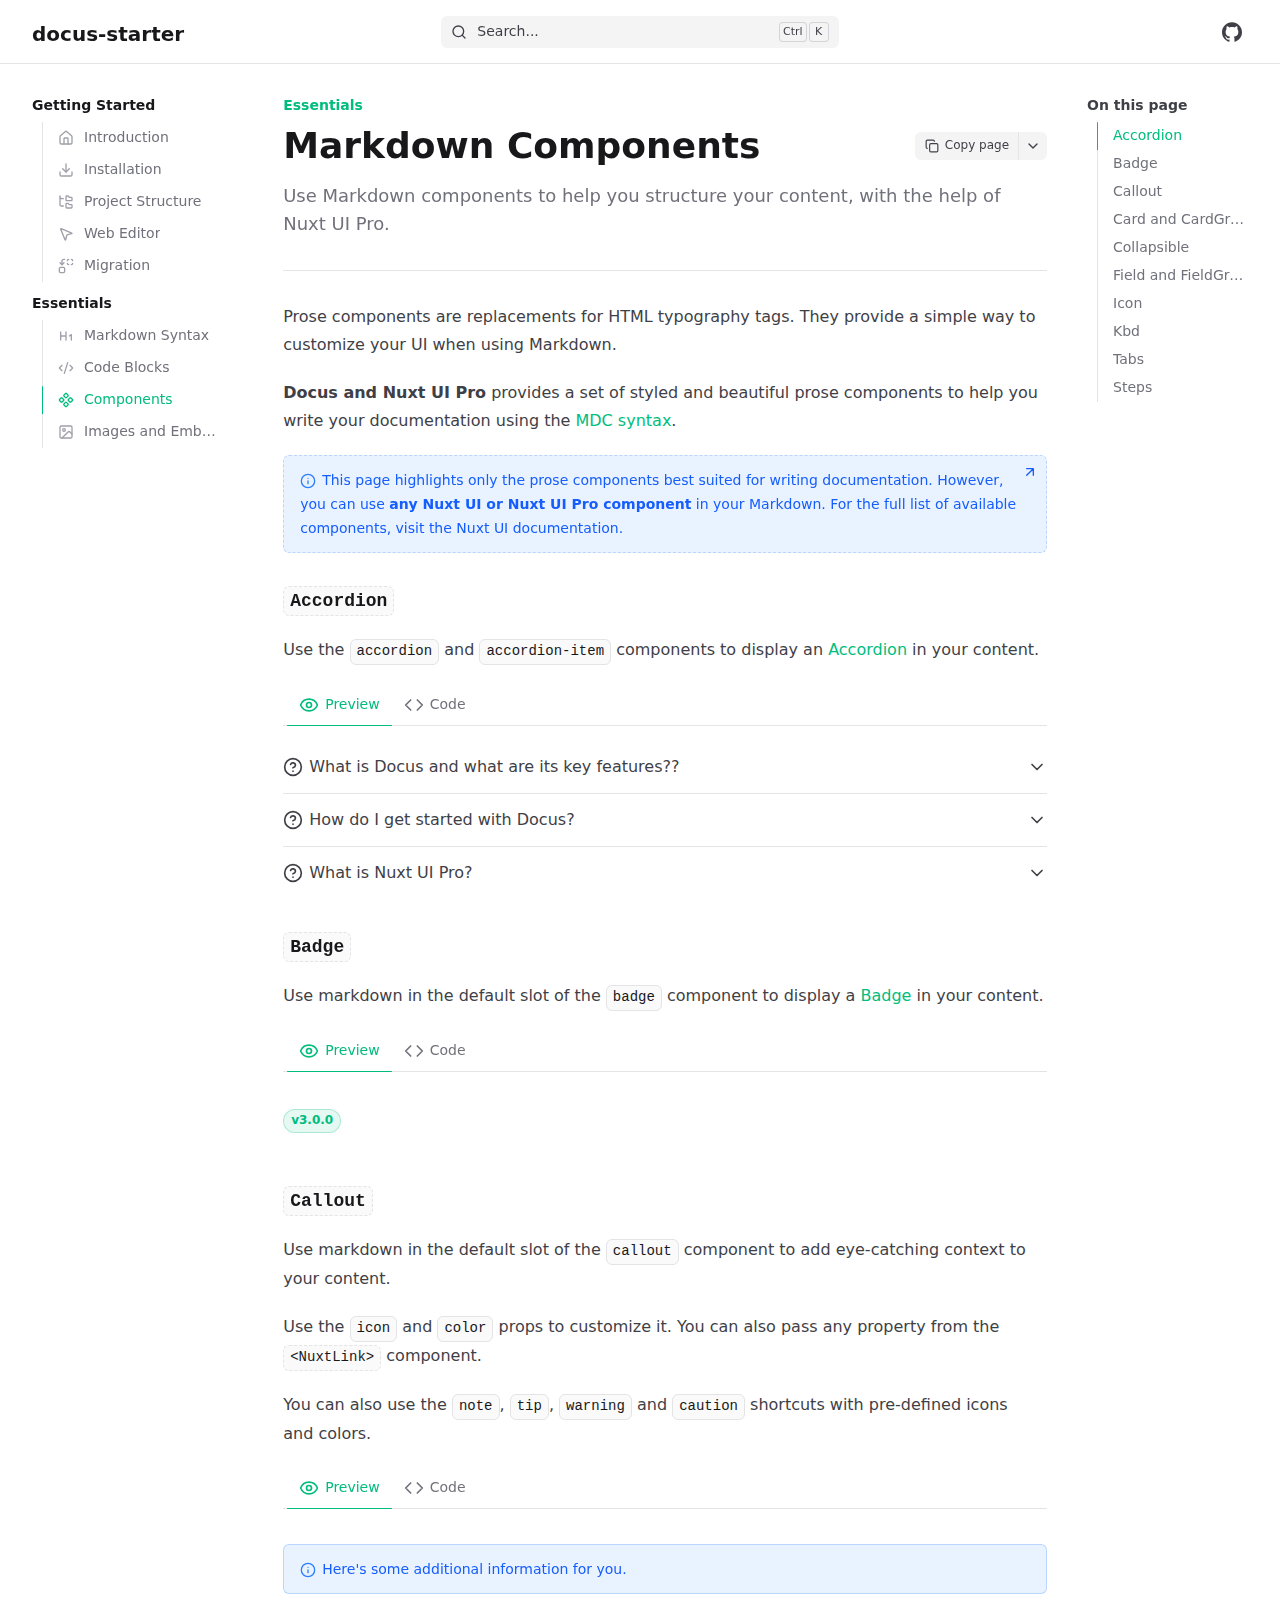
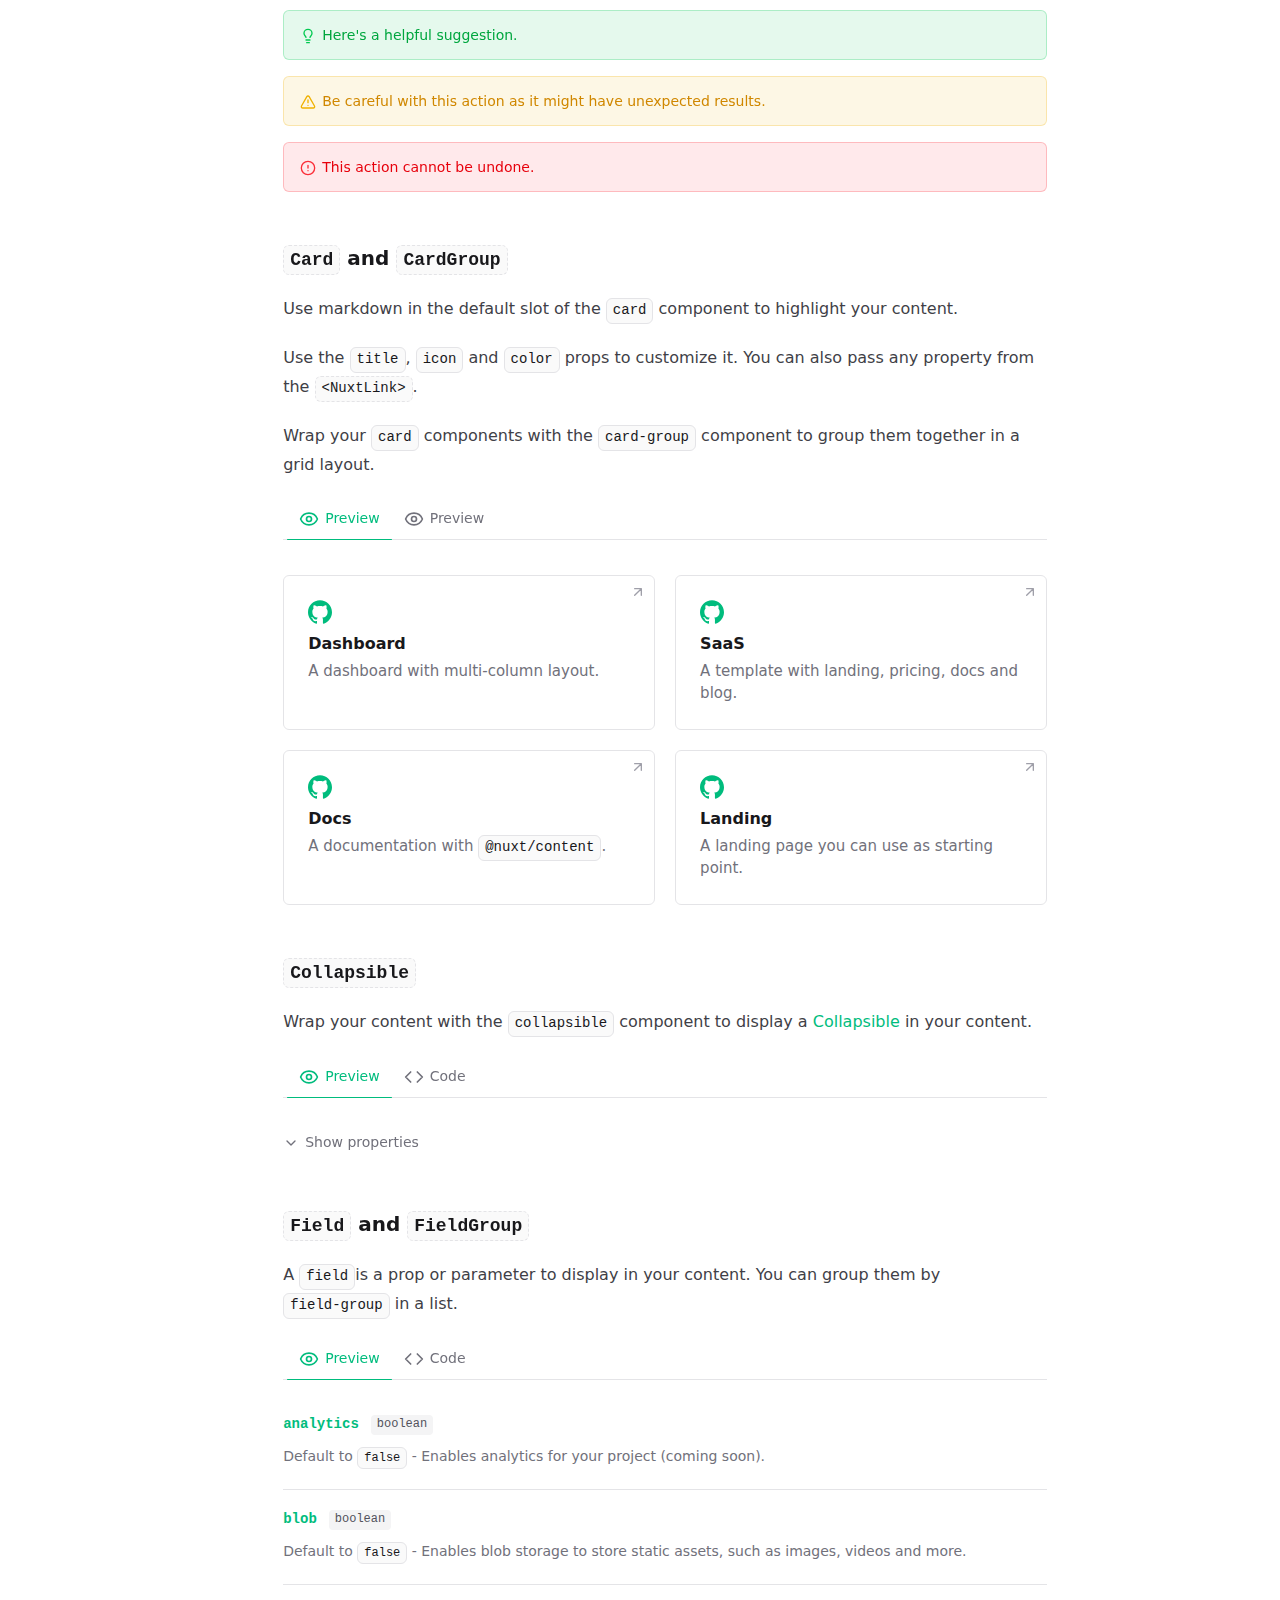
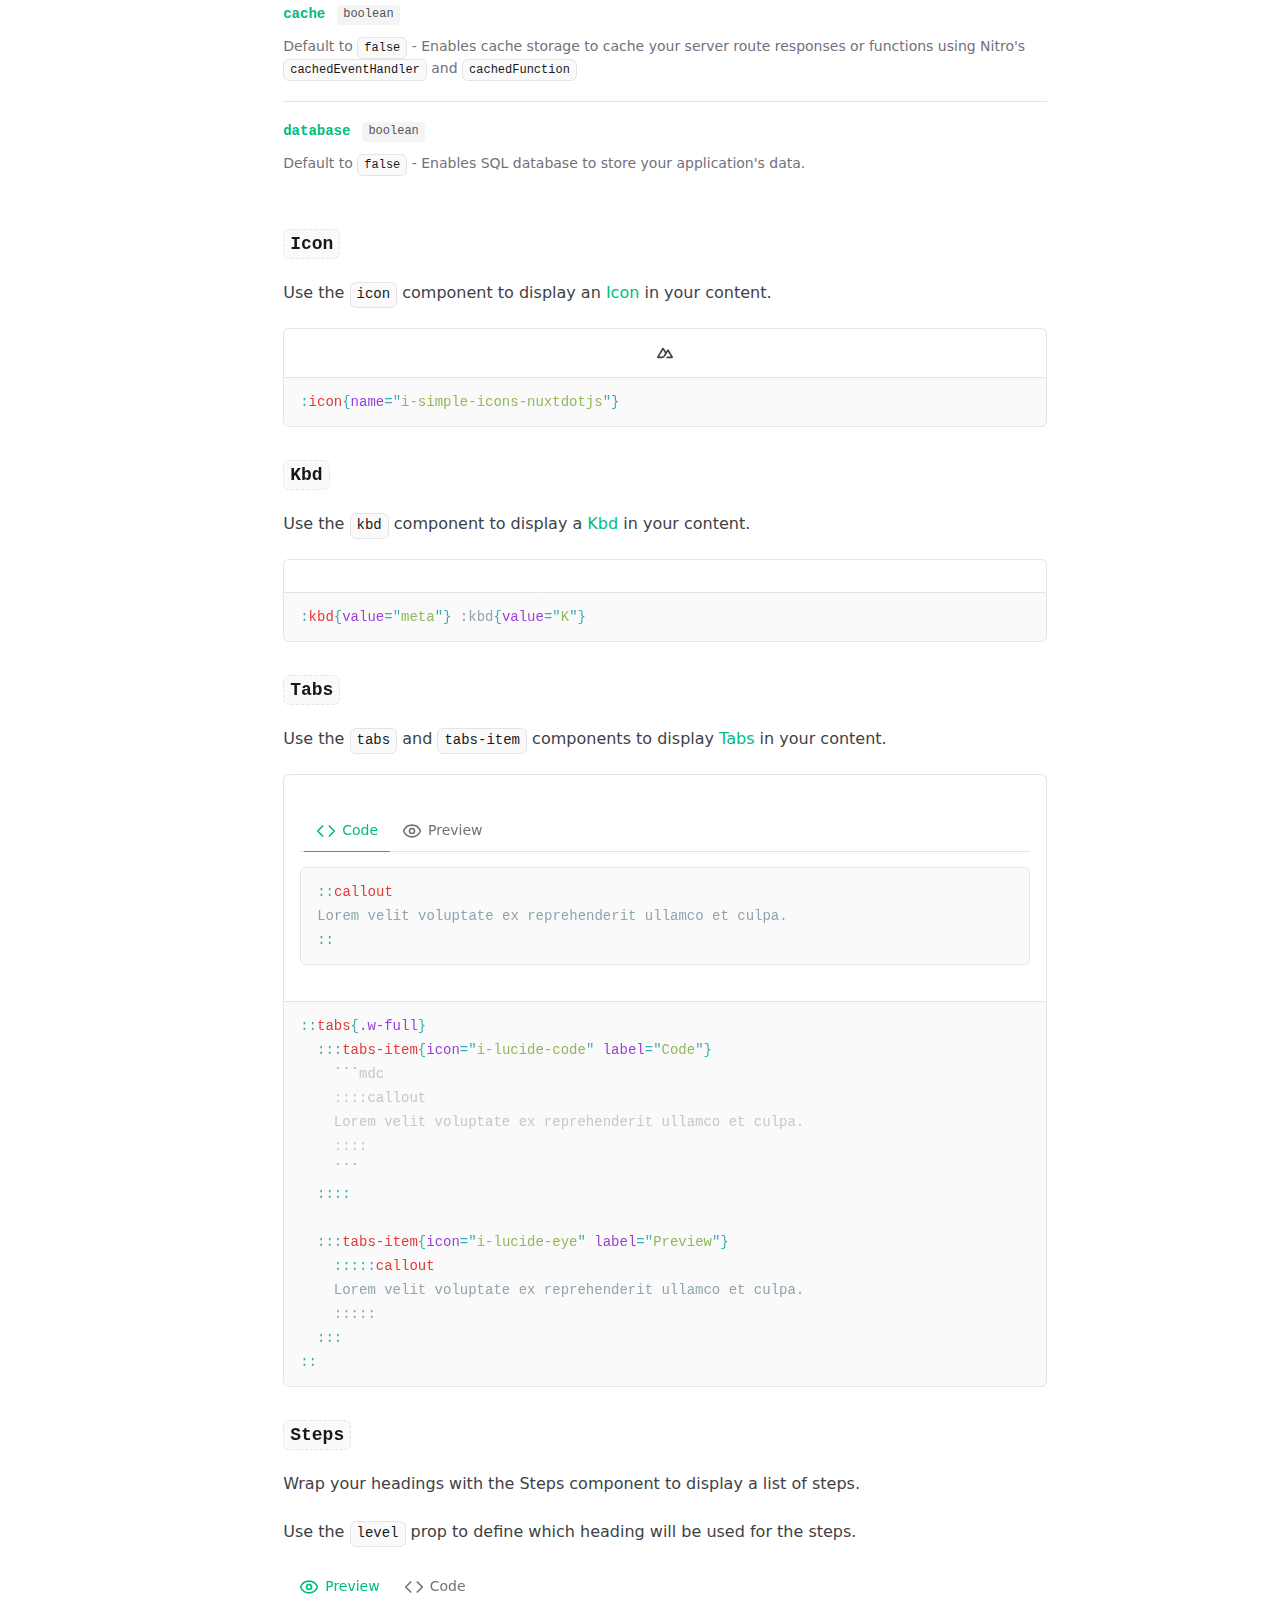
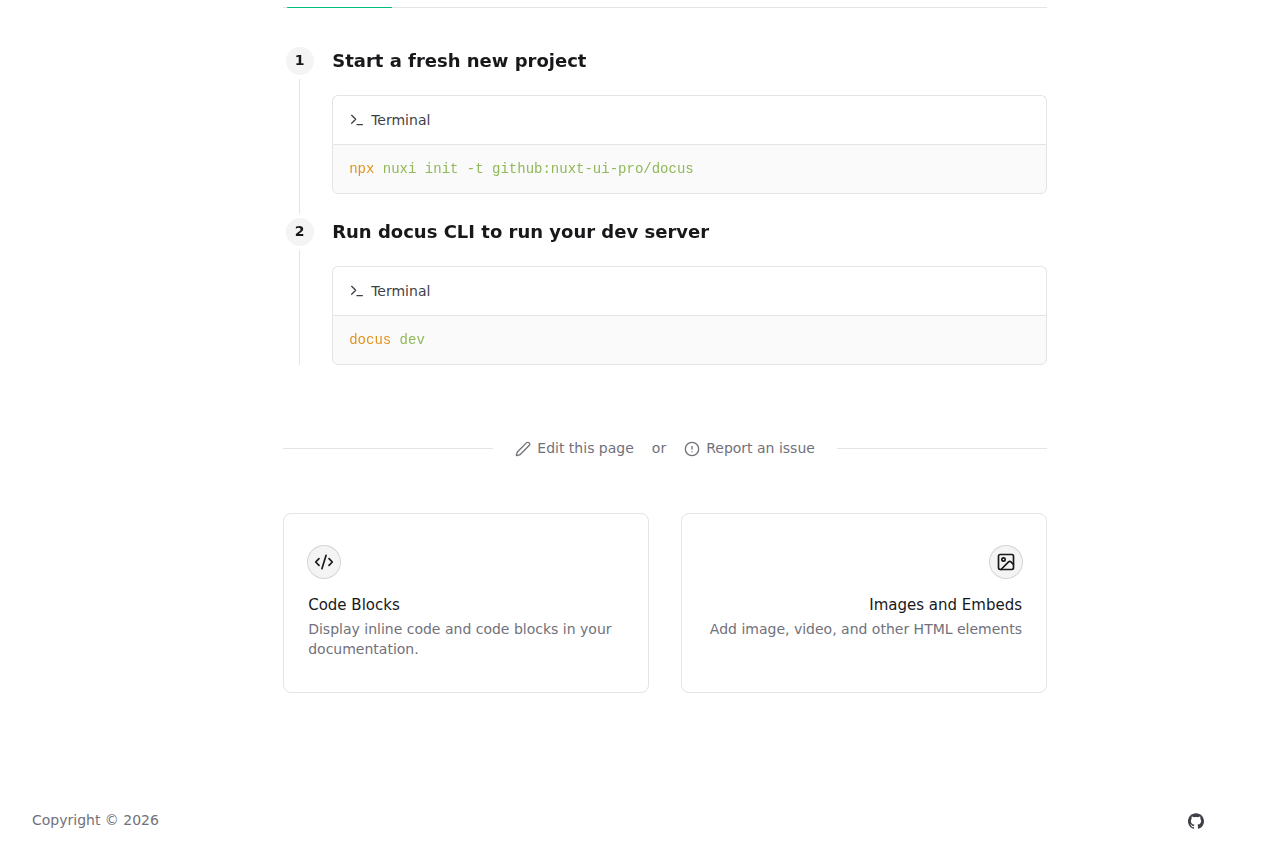
<file: essentials/components.html>
<!DOCTYPE html><html  lang="en" dir="ltr"><head><meta charset="utf-8"><meta name="viewport" content="width=device-width, initial-scale=1"><style id="nuxt-ui-colors">@layer base {
  :root {
  --ui-color-primary-50: var(--color-emerald-50, oklch(97.9% 0.021 166.113));
  --ui-color-primary-100: var(--color-emerald-100, oklch(95% 0.052 163.051));
  --ui-color-primary-200: var(--color-emerald-200, oklch(90.5% 0.093 164.15));
  --ui-color-primary-300: var(--color-emerald-300, oklch(84.5% 0.143 164.978));
  --ui-color-primary-400: var(--color-emerald-400, oklch(76.5% 0.177 163.223));
  --ui-color-primary-500: var(--color-emerald-500, oklch(69.6% 0.17 162.48));
  --ui-color-primary-600: var(--color-emerald-600, oklch(59.6% 0.145 163.225));
  --ui-color-primary-700: var(--color-emerald-700, oklch(50.8% 0.118 165.612));
  --ui-color-primary-800: var(--color-emerald-800, oklch(43.2% 0.095 166.913));
  --ui-color-primary-900: var(--color-emerald-900, oklch(37.8% 0.077 168.94));
  --ui-color-primary-950: var(--color-emerald-950, oklch(26.2% 0.051 172.552));
  --ui-color-secondary-50: var(--color-blue-50, oklch(97% 0.014 254.604));
  --ui-color-secondary-100: var(--color-blue-100, oklch(93.2% 0.032 255.585));
  --ui-color-secondary-200: var(--color-blue-200, oklch(88.2% 0.059 254.128));
  --ui-color-secondary-300: var(--color-blue-300, oklch(80.9% 0.105 251.813));
  --ui-color-secondary-400: var(--color-blue-400, oklch(70.7% 0.165 254.624));
  --ui-color-secondary-500: var(--color-blue-500, oklch(62.3% 0.214 259.815));
  --ui-color-secondary-600: var(--color-blue-600, oklch(54.6% 0.245 262.881));
  --ui-color-secondary-700: var(--color-blue-700, oklch(48.8% 0.243 264.376));
  --ui-color-secondary-800: var(--color-blue-800, oklch(42.4% 0.199 265.638));
  --ui-color-secondary-900: var(--color-blue-900, oklch(37.9% 0.146 265.522));
  --ui-color-secondary-950: var(--color-blue-950, oklch(28.2% 0.091 267.935));
  --ui-color-success-50: var(--color-green-50, oklch(98.2% 0.018 155.826));
  --ui-color-success-100: var(--color-green-100, oklch(96.2% 0.044 156.743));
  --ui-color-success-200: var(--color-green-200, oklch(92.5% 0.084 155.995));
  --ui-color-success-300: var(--color-green-300, oklch(87.1% 0.15 154.449));
  --ui-color-success-400: var(--color-green-400, oklch(79.2% 0.209 151.711));
  --ui-color-success-500: var(--color-green-500, oklch(72.3% 0.219 149.579));
  --ui-color-success-600: var(--color-green-600, oklch(62.7% 0.194 149.214));
  --ui-color-success-700: var(--color-green-700, oklch(52.7% 0.154 150.069));
  --ui-color-success-800: var(--color-green-800, oklch(44.8% 0.119 151.328));
  --ui-color-success-900: var(--color-green-900, oklch(39.3% 0.095 152.535));
  --ui-color-success-950: var(--color-green-950, oklch(26.6% 0.065 152.934));
  --ui-color-info-50: var(--color-blue-50, oklch(97% 0.014 254.604));
  --ui-color-info-100: var(--color-blue-100, oklch(93.2% 0.032 255.585));
  --ui-color-info-200: var(--color-blue-200, oklch(88.2% 0.059 254.128));
  --ui-color-info-300: var(--color-blue-300, oklch(80.9% 0.105 251.813));
  --ui-color-info-400: var(--color-blue-400, oklch(70.7% 0.165 254.624));
  --ui-color-info-500: var(--color-blue-500, oklch(62.3% 0.214 259.815));
  --ui-color-info-600: var(--color-blue-600, oklch(54.6% 0.245 262.881));
  --ui-color-info-700: var(--color-blue-700, oklch(48.8% 0.243 264.376));
  --ui-color-info-800: var(--color-blue-800, oklch(42.4% 0.199 265.638));
  --ui-color-info-900: var(--color-blue-900, oklch(37.9% 0.146 265.522));
  --ui-color-info-950: var(--color-blue-950, oklch(28.2% 0.091 267.935));
  --ui-color-warning-50: var(--color-yellow-50, oklch(98.7% 0.026 102.212));
  --ui-color-warning-100: var(--color-yellow-100, oklch(97.3% 0.071 103.193));
  --ui-color-warning-200: var(--color-yellow-200, oklch(94.5% 0.129 101.54));
  --ui-color-warning-300: var(--color-yellow-300, oklch(90.5% 0.182 98.111));
  --ui-color-warning-400: var(--color-yellow-400, oklch(85.2% 0.199 91.936));
  --ui-color-warning-500: var(--color-yellow-500, oklch(79.5% 0.184 86.047));
  --ui-color-warning-600: var(--color-yellow-600, oklch(68.1% 0.162 75.834));
  --ui-color-warning-700: var(--color-yellow-700, oklch(55.4% 0.135 66.442));
  --ui-color-warning-800: var(--color-yellow-800, oklch(47.6% 0.114 61.907));
  --ui-color-warning-900: var(--color-yellow-900, oklch(42.1% 0.095 57.708));
  --ui-color-warning-950: var(--color-yellow-950, oklch(28.6% 0.066 53.813));
  --ui-color-error-50: var(--color-red-50, oklch(97.1% 0.013 17.38));
  --ui-color-error-100: var(--color-red-100, oklch(93.6% 0.032 17.717));
  --ui-color-error-200: var(--color-red-200, oklch(88.5% 0.062 18.334));
  --ui-color-error-300: var(--color-red-300, oklch(80.8% 0.114 19.571));
  --ui-color-error-400: var(--color-red-400, oklch(70.4% 0.191 22.216));
  --ui-color-error-500: var(--color-red-500, oklch(63.7% 0.237 25.331));
  --ui-color-error-600: var(--color-red-600, oklch(57.7% 0.245 27.325));
  --ui-color-error-700: var(--color-red-700, oklch(50.5% 0.213 27.518));
  --ui-color-error-800: var(--color-red-800, oklch(44.4% 0.177 26.899));
  --ui-color-error-900: var(--color-red-900, oklch(39.6% 0.141 25.723));
  --ui-color-error-950: var(--color-red-950, oklch(25.8% 0.092 26.042));
  --ui-color-neutral-50: var(--color-zinc-50, oklch(98.5% 0 0));
  --ui-color-neutral-100: var(--color-zinc-100, oklch(96.7% 0.001 286.375));
  --ui-color-neutral-200: var(--color-zinc-200, oklch(92% 0.004 286.32));
  --ui-color-neutral-300: var(--color-zinc-300, oklch(87.1% 0.006 286.286));
  --ui-color-neutral-400: var(--color-zinc-400, oklch(70.5% 0.015 286.067));
  --ui-color-neutral-500: var(--color-zinc-500, oklch(55.2% 0.016 285.938));
  --ui-color-neutral-600: var(--color-zinc-600, oklch(44.2% 0.017 285.786));
  --ui-color-neutral-700: var(--color-zinc-700, oklch(37% 0.013 285.805));
  --ui-color-neutral-800: var(--color-zinc-800, oklch(27.4% 0.006 286.033));
  --ui-color-neutral-900: var(--color-zinc-900, oklch(21% 0.006 285.885));
  --ui-color-neutral-950: var(--color-zinc-950, oklch(14.1% 0.005 285.823));
  }
  :root, .light {
  --ui-primary: var(--ui-color-primary-500);
  --ui-secondary: var(--ui-color-secondary-500);
  --ui-success: var(--ui-color-success-500);
  --ui-info: var(--ui-color-info-500);
  --ui-warning: var(--ui-color-warning-500);
  --ui-error: var(--ui-color-error-500);
  }
  .dark {
  --ui-primary: var(--ui-color-primary-400);
  --ui-secondary: var(--ui-color-secondary-400);
  --ui-success: var(--ui-color-success-400);
  --ui-info: var(--ui-color-info-400);
  --ui-warning: var(--ui-color-warning-400);
  --ui-error: var(--ui-color-error-400);
  }
}</style><script type="importmap">{"imports":{"#entry":"/_nuxt/DOg0ad1Z.js"}}</script><title>Markdown Components - docus-starter</title><style>/*! tailwindcss v4.1.13 | MIT License | https://tailwindcss.com */.shiki span.line{display:block}.shiki span.line.highlight{background-color:var(--ui-bg-accented);margin:0 -16px;padding:0 16px}@supports (color:color-mix(in lab,red,red)){.shiki span.line.highlight{background-color:color-mix(in oklab,var(--ui-bg-accented)50%,transparent)}}</style><link rel="stylesheet" href="/_nuxt/entry.DAQ5gne3.css" crossorigin><style>@layer components {:where(.i-lucide\:alert-circle){display:inline-block;width:1em;height:1em;background-color:currentColor;-webkit-mask-image:var(--svg);mask-image:var(--svg);-webkit-mask-repeat:no-repeat;mask-repeat:no-repeat;-webkit-mask-size:100% 100%;mask-size:100% 100%;--svg:url("data:image/svg+xml,%3Csvg xmlns='http://www.w3.org/2000/svg' viewBox='0 0 24 24' width='24' height='24'%3E%3Cg fill='none' stroke='black' stroke-linecap='round' stroke-linejoin='round' stroke-width='2'%3E%3Ccircle cx='12' cy='12' r='10'/%3E%3Cpath d='M12 8v4m0 4h.01'/%3E%3C/g%3E%3C/svg%3E")}:where(.i-lucide\:arrow-up-right){display:inline-block;width:1em;height:1em;background-color:currentColor;-webkit-mask-image:var(--svg);mask-image:var(--svg);-webkit-mask-repeat:no-repeat;mask-repeat:no-repeat;-webkit-mask-size:100% 100%;mask-size:100% 100%;--svg:url("data:image/svg+xml,%3Csvg xmlns='http://www.w3.org/2000/svg' viewBox='0 0 24 24' width='24' height='24'%3E%3Cpath fill='none' stroke='black' stroke-linecap='round' stroke-linejoin='round' stroke-width='2' d='M7 7h10v10M7 17L17 7'/%3E%3C/svg%3E")}:where(.i-lucide\:chevron-down){display:inline-block;width:1em;height:1em;background-color:currentColor;-webkit-mask-image:var(--svg);mask-image:var(--svg);-webkit-mask-repeat:no-repeat;mask-repeat:no-repeat;-webkit-mask-size:100% 100%;mask-size:100% 100%;--svg:url("data:image/svg+xml,%3Csvg xmlns='http://www.w3.org/2000/svg' viewBox='0 0 24 24' width='24' height='24'%3E%3Cpath fill='none' stroke='black' stroke-linecap='round' stroke-linejoin='round' stroke-width='2' d='m6 9l6 6l6-6'/%3E%3C/svg%3E")}:where(.i-lucide\:circle-alert){display:inline-block;width:1em;height:1em;background-color:currentColor;-webkit-mask-image:var(--svg);mask-image:var(--svg);-webkit-mask-repeat:no-repeat;mask-repeat:no-repeat;-webkit-mask-size:100% 100%;mask-size:100% 100%;--svg:url("data:image/svg+xml,%3Csvg xmlns='http://www.w3.org/2000/svg' viewBox='0 0 24 24' width='24' height='24'%3E%3Cg fill='none' stroke='black' stroke-linecap='round' stroke-linejoin='round' stroke-width='2'%3E%3Ccircle cx='12' cy='12' r='10'/%3E%3Cpath d='M12 8v4m0 4h.01'/%3E%3C/g%3E%3C/svg%3E")}:where(.i-lucide\:circle-help){display:inline-block;width:1em;height:1em;background-color:currentColor;-webkit-mask-image:var(--svg);mask-image:var(--svg);-webkit-mask-repeat:no-repeat;mask-repeat:no-repeat;-webkit-mask-size:100% 100%;mask-size:100% 100%;--svg:url("data:image/svg+xml,%3Csvg xmlns='http://www.w3.org/2000/svg' viewBox='0 0 24 24' width='24' height='24'%3E%3Cg fill='none' stroke='black' stroke-linecap='round' stroke-linejoin='round' stroke-width='2'%3E%3Ccircle cx='12' cy='12' r='10'/%3E%3Cpath d='M9.09 9a3 3 0 0 1 5.83 1c0 2-3 3-3 3m.08 4h.01'/%3E%3C/g%3E%3C/svg%3E")}:where(.i-lucide\:code){display:inline-block;width:1em;height:1em;background-color:currentColor;-webkit-mask-image:var(--svg);mask-image:var(--svg);-webkit-mask-repeat:no-repeat;mask-repeat:no-repeat;-webkit-mask-size:100% 100%;mask-size:100% 100%;--svg:url("data:image/svg+xml,%3Csvg xmlns='http://www.w3.org/2000/svg' viewBox='0 0 24 24' width='24' height='24'%3E%3Cpath fill='none' stroke='black' stroke-linecap='round' stroke-linejoin='round' stroke-width='2' d='m16 18l6-6l-6-6M8 6l-6 6l6 6'/%3E%3C/svg%3E")}:where(.i-lucide\:code-xml){display:inline-block;width:1em;height:1em;background-color:currentColor;-webkit-mask-image:var(--svg);mask-image:var(--svg);-webkit-mask-repeat:no-repeat;mask-repeat:no-repeat;-webkit-mask-size:100% 100%;mask-size:100% 100%;--svg:url("data:image/svg+xml,%3Csvg xmlns='http://www.w3.org/2000/svg' viewBox='0 0 24 24' width='24' height='24'%3E%3Cpath fill='none' stroke='black' stroke-linecap='round' stroke-linejoin='round' stroke-width='2' d='m18 16l4-4l-4-4M6 8l-4 4l4 4m8.5-12l-5 16'/%3E%3C/svg%3E")}:where(.i-lucide\:component){display:inline-block;width:1em;height:1em;background-color:currentColor;-webkit-mask-image:var(--svg);mask-image:var(--svg);-webkit-mask-repeat:no-repeat;mask-repeat:no-repeat;-webkit-mask-size:100% 100%;mask-size:100% 100%;--svg:url("data:image/svg+xml,%3Csvg xmlns='http://www.w3.org/2000/svg' viewBox='0 0 24 24' width='24' height='24'%3E%3Cpath fill='none' stroke='black' stroke-linecap='round' stroke-linejoin='round' stroke-width='2' d='M15.536 11.293a1 1 0 0 0 0 1.414l2.376 2.377a1 1 0 0 0 1.414 0l2.377-2.377a1 1 0 0 0 0-1.414l-2.377-2.377a1 1 0 0 0-1.414 0zm-13.239 0a1 1 0 0 0 0 1.414l2.377 2.377a1 1 0 0 0 1.414 0l2.377-2.377a1 1 0 0 0 0-1.414L6.088 8.916a1 1 0 0 0-1.414 0zm6.619 6.619a1 1 0 0 0 0 1.415l2.377 2.376a1 1 0 0 0 1.414 0l2.377-2.376a1 1 0 0 0 0-1.415l-2.377-2.376a1 1 0 0 0-1.414 0zm0-13.238a1 1 0 0 0 0 1.414l2.377 2.376a1 1 0 0 0 1.414 0l2.377-2.376a1 1 0 0 0 0-1.414l-2.377-2.377a1 1 0 0 0-1.414 0z'/%3E%3C/svg%3E")}:where(.i-lucide\:copy){display:inline-block;width:1em;height:1em;background-color:currentColor;-webkit-mask-image:var(--svg);mask-image:var(--svg);-webkit-mask-repeat:no-repeat;mask-repeat:no-repeat;-webkit-mask-size:100% 100%;mask-size:100% 100%;--svg:url("data:image/svg+xml,%3Csvg xmlns='http://www.w3.org/2000/svg' viewBox='0 0 24 24' width='24' height='24'%3E%3Cg fill='none' stroke='black' stroke-linecap='round' stroke-linejoin='round' stroke-width='2'%3E%3Crect width='14' height='14' x='8' y='8' rx='2' ry='2'/%3E%3Cpath d='M4 16c-1.1 0-2-.9-2-2V4c0-1.1.9-2 2-2h10c1.1 0 2 .9 2 2'/%3E%3C/g%3E%3C/svg%3E")}:where(.i-lucide\:download){display:inline-block;width:1em;height:1em;background-color:currentColor;-webkit-mask-image:var(--svg);mask-image:var(--svg);-webkit-mask-repeat:no-repeat;mask-repeat:no-repeat;-webkit-mask-size:100% 100%;mask-size:100% 100%;--svg:url("data:image/svg+xml,%3Csvg xmlns='http://www.w3.org/2000/svg' viewBox='0 0 24 24' width='24' height='24'%3E%3Cg fill='none' stroke='black' stroke-linecap='round' stroke-linejoin='round' stroke-width='2'%3E%3Cpath d='M12 15V3m9 12v4a2 2 0 0 1-2 2H5a2 2 0 0 1-2-2v-4'/%3E%3Cpath d='m7 10l5 5l5-5'/%3E%3C/g%3E%3C/svg%3E")}:where(.i-lucide\:eye){display:inline-block;width:1em;height:1em;background-color:currentColor;-webkit-mask-image:var(--svg);mask-image:var(--svg);-webkit-mask-repeat:no-repeat;mask-repeat:no-repeat;-webkit-mask-size:100% 100%;mask-size:100% 100%;--svg:url("data:image/svg+xml,%3Csvg xmlns='http://www.w3.org/2000/svg' viewBox='0 0 24 24' width='24' height='24'%3E%3Cg fill='none' stroke='black' stroke-linecap='round' stroke-linejoin='round' stroke-width='2'%3E%3Cpath d='M2.062 12.348a1 1 0 0 1 0-.696a10.75 10.75 0 0 1 19.876 0a1 1 0 0 1 0 .696a10.75 10.75 0 0 1-19.876 0'/%3E%3Ccircle cx='12' cy='12' r='3'/%3E%3C/g%3E%3C/svg%3E")}:where(.i-lucide\:folder-tree){display:inline-block;width:1em;height:1em;background-color:currentColor;-webkit-mask-image:var(--svg);mask-image:var(--svg);-webkit-mask-repeat:no-repeat;mask-repeat:no-repeat;-webkit-mask-size:100% 100%;mask-size:100% 100%;--svg:url("data:image/svg+xml,%3Csvg xmlns='http://www.w3.org/2000/svg' viewBox='0 0 24 24' width='24' height='24'%3E%3Cg fill='none' stroke='black' stroke-linecap='round' stroke-linejoin='round' stroke-width='2'%3E%3Cpath d='M20 10a1 1 0 0 0 1-1V6a1 1 0 0 0-1-1h-2.5a1 1 0 0 1-.8-.4l-.9-1.2A1 1 0 0 0 15 3h-2a1 1 0 0 0-1 1v5a1 1 0 0 0 1 1Zm0 11a1 1 0 0 0 1-1v-3a1 1 0 0 0-1-1h-2.9a1 1 0 0 1-.88-.55l-.42-.85a1 1 0 0 0-.92-.6H13a1 1 0 0 0-1 1v5a1 1 0 0 0 1 1ZM3 5a2 2 0 0 0 2 2h3'/%3E%3Cpath d='M3 3v13a2 2 0 0 0 2 2h3'/%3E%3C/g%3E%3C/svg%3E")}:where(.i-lucide\:hash){display:inline-block;width:1em;height:1em;background-color:currentColor;-webkit-mask-image:var(--svg);mask-image:var(--svg);-webkit-mask-repeat:no-repeat;mask-repeat:no-repeat;-webkit-mask-size:100% 100%;mask-size:100% 100%;--svg:url("data:image/svg+xml,%3Csvg xmlns='http://www.w3.org/2000/svg' viewBox='0 0 24 24' width='24' height='24'%3E%3Cpath fill='none' stroke='black' stroke-linecap='round' stroke-linejoin='round' stroke-width='2' d='M4 9h16M4 15h16M10 3L8 21m8-18l-2 18'/%3E%3C/svg%3E")}:where(.i-lucide\:heading-1){display:inline-block;width:1em;height:1em;background-color:currentColor;-webkit-mask-image:var(--svg);mask-image:var(--svg);-webkit-mask-repeat:no-repeat;mask-repeat:no-repeat;-webkit-mask-size:100% 100%;mask-size:100% 100%;--svg:url("data:image/svg+xml,%3Csvg xmlns='http://www.w3.org/2000/svg' viewBox='0 0 24 24' width='24' height='24'%3E%3Cpath fill='none' stroke='black' stroke-linecap='round' stroke-linejoin='round' stroke-width='2' d='M4 12h8m-8 6V6m8 12V6m5 6l3-2v8'/%3E%3C/svg%3E")}:where(.i-lucide\:house){display:inline-block;width:1em;height:1em;background-color:currentColor;-webkit-mask-image:var(--svg);mask-image:var(--svg);-webkit-mask-repeat:no-repeat;mask-repeat:no-repeat;-webkit-mask-size:100% 100%;mask-size:100% 100%;--svg:url("data:image/svg+xml,%3Csvg xmlns='http://www.w3.org/2000/svg' viewBox='0 0 24 24' width='24' height='24'%3E%3Cg fill='none' stroke='black' stroke-linecap='round' stroke-linejoin='round' stroke-width='2'%3E%3Cpath d='M15 21v-8a1 1 0 0 0-1-1h-4a1 1 0 0 0-1 1v8'/%3E%3Cpath d='M3 10a2 2 0 0 1 .709-1.528l7-6a2 2 0 0 1 2.582 0l7 6A2 2 0 0 1 21 10v9a2 2 0 0 1-2 2H5a2 2 0 0 1-2-2z'/%3E%3C/g%3E%3C/svg%3E")}:where(.i-lucide\:image){display:inline-block;width:1em;height:1em;background-color:currentColor;-webkit-mask-image:var(--svg);mask-image:var(--svg);-webkit-mask-repeat:no-repeat;mask-repeat:no-repeat;-webkit-mask-size:100% 100%;mask-size:100% 100%;--svg:url("data:image/svg+xml,%3Csvg xmlns='http://www.w3.org/2000/svg' viewBox='0 0 24 24' width='24' height='24'%3E%3Cg fill='none' stroke='black' stroke-linecap='round' stroke-linejoin='round' stroke-width='2'%3E%3Crect width='18' height='18' x='3' y='3' rx='2' ry='2'/%3E%3Ccircle cx='9' cy='9' r='2'/%3E%3Cpath d='m21 15l-3.086-3.086a2 2 0 0 0-2.828 0L6 21'/%3E%3C/g%3E%3C/svg%3E")}:where(.i-lucide\:info){display:inline-block;width:1em;height:1em;background-color:currentColor;-webkit-mask-image:var(--svg);mask-image:var(--svg);-webkit-mask-repeat:no-repeat;mask-repeat:no-repeat;-webkit-mask-size:100% 100%;mask-size:100% 100%;--svg:url("data:image/svg+xml,%3Csvg xmlns='http://www.w3.org/2000/svg' viewBox='0 0 24 24' width='24' height='24'%3E%3Cg fill='none' stroke='black' stroke-linecap='round' stroke-linejoin='round' stroke-width='2'%3E%3Ccircle cx='12' cy='12' r='10'/%3E%3Cpath d='M12 16v-4m0-4h.01'/%3E%3C/g%3E%3C/svg%3E")}:where(.i-lucide\:lightbulb){display:inline-block;width:1em;height:1em;background-color:currentColor;-webkit-mask-image:var(--svg);mask-image:var(--svg);-webkit-mask-repeat:no-repeat;mask-repeat:no-repeat;-webkit-mask-size:100% 100%;mask-size:100% 100%;--svg:url("data:image/svg+xml,%3Csvg xmlns='http://www.w3.org/2000/svg' viewBox='0 0 24 24' width='24' height='24'%3E%3Cpath fill='none' stroke='black' stroke-linecap='round' stroke-linejoin='round' stroke-width='2' d='M15 14c.2-1 .7-1.7 1.5-2.5c1-.9 1.5-2.2 1.5-3.5A6 6 0 0 0 6 8c0 1 .2 2.2 1.5 3.5c.7.7 1.3 1.5 1.5 2.5m0 4h6m-5 4h4'/%3E%3C/svg%3E")}:where(.i-lucide\:mouse-pointer-2){display:inline-block;width:1em;height:1em;background-color:currentColor;-webkit-mask-image:var(--svg);mask-image:var(--svg);-webkit-mask-repeat:no-repeat;mask-repeat:no-repeat;-webkit-mask-size:100% 100%;mask-size:100% 100%;--svg:url("data:image/svg+xml,%3Csvg xmlns='http://www.w3.org/2000/svg' viewBox='0 0 24 24' width='24' height='24'%3E%3Cpath fill='none' stroke='black' stroke-linecap='round' stroke-linejoin='round' stroke-width='2' d='M4.037 4.688a.495.495 0 0 1 .651-.651l16 6.5a.5.5 0 0 1-.063.947l-6.124 1.58a2 2 0 0 0-1.438 1.435l-1.579 6.126a.5.5 0 0 1-.947.063z'/%3E%3C/svg%3E")}:where(.i-lucide\:pen){display:inline-block;width:1em;height:1em;background-color:currentColor;-webkit-mask-image:var(--svg);mask-image:var(--svg);-webkit-mask-repeat:no-repeat;mask-repeat:no-repeat;-webkit-mask-size:100% 100%;mask-size:100% 100%;--svg:url("data:image/svg+xml,%3Csvg xmlns='http://www.w3.org/2000/svg' viewBox='0 0 24 24' width='24' height='24'%3E%3Cpath fill='none' stroke='black' stroke-linecap='round' stroke-linejoin='round' stroke-width='2' d='M21.174 6.812a1 1 0 0 0-3.986-3.987L3.842 16.174a2 2 0 0 0-.5.83l-1.321 4.352a.5.5 0 0 0 .623.622l4.353-1.32a2 2 0 0 0 .83-.497z'/%3E%3C/svg%3E")}:where(.i-lucide\:replace){display:inline-block;width:1em;height:1em;background-color:currentColor;-webkit-mask-image:var(--svg);mask-image:var(--svg);-webkit-mask-repeat:no-repeat;mask-repeat:no-repeat;-webkit-mask-size:100% 100%;mask-size:100% 100%;--svg:url("data:image/svg+xml,%3Csvg xmlns='http://www.w3.org/2000/svg' viewBox='0 0 24 24' width='24' height='24'%3E%3Cg fill='none' stroke='black' stroke-linecap='round' stroke-linejoin='round' stroke-width='2'%3E%3Cpath d='M14 4a2 2 0 0 1 2-2m0 8a2 2 0 0 1-2-2m6-6a2 2 0 0 1 2 2m0 4a2 2 0 0 1-2 2M3 7l3 3l3-3'/%3E%3Cpath d='M6 10V5a3 3 0 0 1 3-3h1'/%3E%3Crect width='8' height='8' x='2' y='14' rx='2'/%3E%3C/g%3E%3C/svg%3E")}:where(.i-lucide\:search){display:inline-block;width:1em;height:1em;background-color:currentColor;-webkit-mask-image:var(--svg);mask-image:var(--svg);-webkit-mask-repeat:no-repeat;mask-repeat:no-repeat;-webkit-mask-size:100% 100%;mask-size:100% 100%;--svg:url("data:image/svg+xml,%3Csvg xmlns='http://www.w3.org/2000/svg' viewBox='0 0 24 24' width='24' height='24'%3E%3Cg fill='none' stroke='black' stroke-linecap='round' stroke-linejoin='round' stroke-width='2'%3E%3Cpath d='m21 21l-4.34-4.34'/%3E%3Ccircle cx='11' cy='11' r='8'/%3E%3C/g%3E%3C/svg%3E")}:where(.i-lucide\:terminal){display:inline-block;width:1em;height:1em;background-color:currentColor;-webkit-mask-image:var(--svg);mask-image:var(--svg);-webkit-mask-repeat:no-repeat;mask-repeat:no-repeat;-webkit-mask-size:100% 100%;mask-size:100% 100%;--svg:url("data:image/svg+xml,%3Csvg xmlns='http://www.w3.org/2000/svg' viewBox='0 0 24 24' width='24' height='24'%3E%3Cpath fill='none' stroke='black' stroke-linecap='round' stroke-linejoin='round' stroke-width='2' d='M12 19h8M4 17l6-6l-6-6'/%3E%3C/svg%3E")}:where(.i-lucide\:triangle-alert){display:inline-block;width:1em;height:1em;background-color:currentColor;-webkit-mask-image:var(--svg);mask-image:var(--svg);-webkit-mask-repeat:no-repeat;mask-repeat:no-repeat;-webkit-mask-size:100% 100%;mask-size:100% 100%;--svg:url("data:image/svg+xml,%3Csvg xmlns='http://www.w3.org/2000/svg' viewBox='0 0 24 24' width='24' height='24'%3E%3Cpath fill='none' stroke='black' stroke-linecap='round' stroke-linejoin='round' stroke-width='2' d='m21.73 18l-8-14a2 2 0 0 0-3.48 0l-8 14A2 2 0 0 0 4 21h16a2 2 0 0 0 1.73-3M12 9v4m0 4h.01'/%3E%3C/svg%3E")}:where(.i-simple-icons\:github){display:inline-block;width:1em;height:1em;background-color:currentColor;-webkit-mask-image:var(--svg);mask-image:var(--svg);-webkit-mask-repeat:no-repeat;mask-repeat:no-repeat;-webkit-mask-size:100% 100%;mask-size:100% 100%;--svg:url("data:image/svg+xml,%3Csvg xmlns='http://www.w3.org/2000/svg' viewBox='0 0 24 24' width='24' height='24'%3E%3Cpath fill='black' d='M12 .297c-6.63 0-12 5.373-12 12c0 5.303 3.438 9.8 8.205 11.385c.6.113.82-.258.82-.577c0-.285-.01-1.04-.015-2.04c-3.338.724-4.042-1.61-4.042-1.61C4.422 18.07 3.633 17.7 3.633 17.7c-1.087-.744.084-.729.084-.729c1.205.084 1.838 1.236 1.838 1.236c1.07 1.835 2.809 1.305 3.495.998c.108-.776.417-1.305.76-1.605c-2.665-.3-5.466-1.332-5.466-5.93c0-1.31.465-2.38 1.235-3.22c-.135-.303-.54-1.523.105-3.176c0 0 1.005-.322 3.3 1.23c.96-.267 1.98-.399 3-.405c1.02.006 2.04.138 3 .405c2.28-1.552 3.285-1.23 3.285-1.23c.645 1.653.24 2.873.12 3.176c.765.84 1.23 1.91 1.23 3.22c0 4.61-2.805 5.625-5.475 5.92c.42.36.81 1.096.81 2.22c0 1.606-.015 2.896-.015 3.286c0 .315.21.69.825.57C20.565 22.092 24 17.592 24 12.297c0-6.627-5.373-12-12-12'/%3E%3C/svg%3E")}:where(.i-simple-icons\:nuxtdotjs){display:inline-block;width:1em;height:1em;background-color:currentColor;-webkit-mask-image:var(--svg);mask-image:var(--svg);-webkit-mask-repeat:no-repeat;mask-repeat:no-repeat;-webkit-mask-size:100% 100%;mask-size:100% 100%;--svg:url("data:image/svg+xml,%3Csvg xmlns='http://www.w3.org/2000/svg' viewBox='0 0 24 24' width='24' height='24'%3E%3Cpath fill='black' d='M13.464 19.83h8.922c.283 0 .562-.073.807-.21a1.6 1.6 0 0 0 .591-.574a1.53 1.53 0 0 0 .216-.783a1.53 1.53 0 0 0-.217-.782L17.792 7.414a1.6 1.6 0 0 0-.591-.573a1.65 1.65 0 0 0-.807-.21c-.283 0-.562.073-.807.21a1.6 1.6 0 0 0-.59.573L13.463 9.99L10.47 4.953a1.6 1.6 0 0 0-.591-.573a1.65 1.65 0 0 0-.807-.21c-.284 0-.562.073-.807.21a1.6 1.6 0 0 0-.591.573L.216 17.481a1.53 1.53 0 0 0-.217.782c0 .275.074.545.216.783a1.6 1.6 0 0 0 .59.574c.246.137.525.21.808.21h5.6c2.22 0 3.856-.946 4.982-2.79l2.733-4.593l1.464-2.457l4.395 7.382h-5.859Zm-6.341-2.46l-3.908-.002l5.858-9.842l2.923 4.921l-1.957 3.29c-.748 1.196-1.597 1.632-2.916 1.632'/%3E%3C/svg%3E")}}</style><link rel="preload" as="fetch" crossorigin="anonymous" href="/essentials/components/_payload.json?ea280306-3e6f-47d0-be66-f5a0245a5b65"><link rel="modulepreload" as="script" crossorigin href="/_nuxt/DOg0ad1Z.js"><link rel="modulepreload" as="script" crossorigin href="/_nuxt/PxIdVtar.js"><link rel="modulepreload" as="script" crossorigin href="/_nuxt/Cjca5kI1.js"><link rel="modulepreload" as="script" crossorigin href="/_nuxt/Btxo3zUf.js"><link rel="modulepreload" as="script" crossorigin href="/_nuxt/DV-2jwmH.js"><link rel="modulepreload" as="script" crossorigin href="/_nuxt/BN_7HF1G.js"><link rel="modulepreload" as="script" crossorigin href="/_nuxt/BQU6QX_N.js"><link rel="modulepreload" as="script" crossorigin href="/_nuxt/B058T9e5.js"><link rel="modulepreload" as="script" crossorigin href="/_nuxt/nmcmQcLE.js"><link rel="modulepreload" as="script" crossorigin href="/_nuxt/BkDGhI9Z.js"><link rel="modulepreload" as="script" crossorigin href="/_nuxt/tijRrzkl.js"><link rel="modulepreload" as="script" crossorigin href="/_nuxt/B-C8EXtL.js"><link rel="modulepreload" as="script" crossorigin href="/_nuxt/Cndr6wSg.js"><link rel="modulepreload" as="script" crossorigin href="/_nuxt/CXSCLjL-.js"><link rel="modulepreload" as="script" crossorigin href="/_nuxt/FRQveZEh.js"><link rel="modulepreload" as="script" crossorigin href="/_nuxt/TiheJ303.js"><link rel="modulepreload" as="script" crossorigin href="/_nuxt/CFc-2yHG.js"><link rel="modulepreload" as="script" crossorigin href="/_nuxt/BN4ew3kN.js"><link rel="modulepreload" as="script" crossorigin href="/_nuxt/4iQE9seS.js"><link rel="modulepreload" as="script" crossorigin href="/_nuxt/BFxXaDxn.js"><link rel="modulepreload" as="script" crossorigin href="/_nuxt/qzuPE6p4.js"><link rel="modulepreload" as="script" crossorigin href="/_nuxt/C4Vbx7oT.js"><link rel="modulepreload" as="script" crossorigin href="/_nuxt/DR6iVXh3.js"><link rel="modulepreload" as="script" crossorigin href="/_nuxt/Bb0-3JsP.js"><link rel="modulepreload" as="script" crossorigin href="/_nuxt/CYsMXREt.js"><link rel="modulepreload" as="script" crossorigin href="/_nuxt/Ci7Za_I5.js"><link rel="modulepreload" as="script" crossorigin href="/_nuxt/9GbgyBSq.js"><link rel="modulepreload" as="script" crossorigin href="/_nuxt/DzI5YyDD.js"><link rel="modulepreload" as="script" crossorigin href="/_nuxt/B3SNfTyF.js"><link rel="modulepreload" as="script" crossorigin href="/_nuxt/B3GE4wW9.js"><link rel="modulepreload" as="script" crossorigin href="/_nuxt/gXuW-d4s.js"><link rel="modulepreload" as="script" crossorigin href="/_nuxt/CagV08AI.js"><link rel="modulepreload" as="script" crossorigin href="/_nuxt/B8CyZdFB.js"><link rel="modulepreload" as="script" crossorigin href="/_nuxt/D-ZHUOPV.js"><link rel="modulepreload" as="script" crossorigin href="/_nuxt/B9x_5JAq.js"><link rel="modulepreload" as="script" crossorigin href="/_nuxt/BSBPpJXH.js"><link rel="modulepreload" as="script" crossorigin href="/_nuxt/BibG60Wf.js"><link rel="modulepreload" as="script" crossorigin href="/_nuxt/DTotRHgw.js"><link rel="modulepreload" as="script" crossorigin href="/_nuxt/G_qZJ7t9.js"><link rel="modulepreload" as="script" crossorigin href="/_nuxt/BSeOcyIn.js"><link rel="modulepreload" as="script" crossorigin href="/_nuxt/DSzOVQI1.js"><link rel="preload" as="fetch" fetchpriority="low" crossorigin="anonymous" href="/_nuxt/builds/meta/ea280306-3e6f-47d0-be66-f5a0245a5b65.json"><link rel="prefetch" as="style" crossorigin href="/_nuxt/index.BwTBaIXH.css"><link rel="prefetch" as="script" crossorigin href="/_nuxt/XgZxCYAN.js"><link rel="prefetch" as="script" crossorigin href="/_nuxt/Bjn7hK3Y.js"><link rel="prefetch" as="script" crossorigin href="/_nuxt/BgPLo4XW.js"><link rel="prefetch" as="script" crossorigin href="/_nuxt/lDCt5PN4.js"><meta property="og:image" content="/__og-image__/static/essentials/components/og.png"><meta property="og:image:type" content="image/png"><meta name="twitter:card" content="summary_large_image"><meta name="twitter:image" content="/__og-image__/static/essentials/components/og.png"><meta name="twitter:image:src" content="/__og-image__/static/essentials/components/og.png"><meta property="og:image:width" content="1200"><meta name="twitter:image:width" content="1200"><meta property="og:image:height" content="600"><meta name="twitter:image:height" content="600"><meta name="robots" content="index, follow, max-image-preview:large, max-snippet:-1, max-video-preview:-1"><link rel="icon" href="/favicon.ico"><meta name="description" content="Use Markdown components to help you structure your content, with the help of Nuxt UI Pro."><meta property="og:site_name" content="docus-starter"><meta property="og:title" content="Markdown Components"><meta property="og:description" content="Use Markdown components to help you structure your content, with the help of Nuxt UI Pro."><script type="module" src="/_nuxt/DOg0ad1Z.js" crossorigin></script><script>"use strict";(()=>{const t=window,e=document.documentElement,c=["dark","light"],n=getStorageValue("localStorage","nuxt-color-mode")||"system";let i=n==="system"?u():n;const r=e.getAttribute("data-color-mode-forced");r&&(i=r),l(i),t["__NUXT_COLOR_MODE__"]={preference:n,value:i,getColorScheme:u,addColorScheme:l,removeColorScheme:d};function l(o){const s=""+o+"",a="";e.classList?e.classList.add(s):e.className+=" "+s,a&&e.setAttribute("data-"+a,o)}function d(o){const s=""+o+"",a="";e.classList?e.classList.remove(s):e.className=e.className.replace(new RegExp(s,"g"),""),a&&e.removeAttribute("data-"+a)}function f(o){return t.matchMedia("(prefers-color-scheme"+o+")")}function u(){if(t.matchMedia&&f("").media!=="not all"){for(const o of c)if(f(":"+o).matches)return o}return"light"}})();function getStorageValue(t,e){switch(t){case"localStorage":return window.localStorage.getItem(e);case"sessionStorage":return window.sessionStorage.getItem(e);case"cookie":return getCookie(e);default:return null}}function getCookie(t){const c=("; "+window.document.cookie).split("; "+t+"=");if(c.length===2)return c.pop()?.split(";").shift()}</script></head><body><div id="__nuxt" class="isolate"><!--[--><!--[--><!--[--><!--[--><!--[--><div class="nuxt-loading-indicator" style="position:fixed;top:0;right:0;left:0;pointer-events:none;width:auto;height:3px;opacity:0;background:var(--ui-primary);background-size:0% auto;transform:scaleX(0%);transform-origin:left;transition:transform 0.1s, height 0.4s, opacity 0.4s;z-index:999999;"></div><!--[--><!--[--><!----><!----><!----><header class="bg-default/75 backdrop-blur border-b border-default h-(--ui-header-height) sticky top-0 z-50"><!--[--><!--]--><div class="w-full max-w-(--ui-container) mx-auto px-4 sm:px-6 lg:px-8 flex items-center justify-between gap-3 h-full"><!--[--><div class="lg:flex-1 flex items-center gap-1.5"><!----><!--[--><a href="/" aria-label="docus-starter" class="focus-visible:outline-primary hover:text-default transition-colors shrink-0 font-bold text-xl text-highlighted flex items-end gap-1.5"><!--[--><!--[--><!--[--><span class="h-6 w-auto shrink-0">docus-starter</span><!--]--><!--]--><!--]--></a><!--]--></div><div class="hidden lg:flex flex-1"><!--[--><!--[--><!----><!--[--><!--[--><button type="button" class="rounded-md font-medium inline-flex items-center disabled:cursor-not-allowed aria-disabled:cursor-not-allowed disabled:opacity-75 aria-disabled:opacity-75 transition-colors px-2.5 py-1.5 text-sm gap-1.5 text-default bg-elevated hover:bg-accented/75 active:bg-accented/75 focus:outline-none focus-visible:bg-accented/75 disabled:bg-elevated aria-disabled:bg-elevated w-full"><!--[--><!--[--><span class="iconify i-lucide:search shrink-0 size-4 mr-1" aria-hidden="true" style=""></span><!--]--><!--[--><span class="truncate">Search...</span><!--]--><!--[--><div class="hidden lg:flex items-center gap-0.5 ms-auto"><!--[--><!--[--><kbd class="inline-flex items-center justify-center px-1 rounded-sm font-medium font-sans h-5 min-w-[20px] text-[11px] ring ring-inset ring-accented text-default bg-elevated"><!--[--> <!--]--></kbd><kbd class="inline-flex items-center justify-center px-1 rounded-sm font-medium font-sans h-5 min-w-[20px] text-[11px] ring ring-inset ring-accented text-default bg-elevated"><!--[-->K<!--]--></kbd><!--]--><!--]--></div><!--]--><!--]--></button><!--]--><!--]--><!--]--><!--]--></div><div class="flex items-center justify-end lg:flex-1 gap-1.5"><!--[--><div></div><!----><!--[--><!----><!--[--><!--[--><button type="button" aria-label="Search..." class="rounded-md font-medium inline-flex items-center disabled:cursor-not-allowed aria-disabled:cursor-not-allowed disabled:opacity-75 aria-disabled:opacity-75 transition-colors text-sm gap-1.5 text-default hover:bg-elevated active:bg-elevated focus:outline-none focus-visible:bg-elevated hover:disabled:bg-transparent dark:hover:disabled:bg-transparent hover:aria-disabled:bg-transparent dark:hover:aria-disabled:bg-transparent p-1.5 lg:hidden"><!--[--><!--[--><span class="iconify i-lucide:search shrink-0 size-5" aria-hidden="true" style=""></span><!--]--><!--[--><!----><!--]--><!--[--><!----><!--]--><!--]--></button><!--]--><!--]--><!--]--><!--[--><div class="h-8 w-8 animate-pulse bg-neutral-200 dark:bg-neutral-800 rounded-md"></div><!--]--><!--[--><!--[--><!--[--><a href="https://github.com/larbish/docus-4.2" rel="noopener noreferrer" target="_blank" aria-label="GitHub" class="rounded-md font-medium inline-flex items-center disabled:cursor-not-allowed aria-disabled:cursor-not-allowed disabled:opacity-75 aria-disabled:opacity-75 transition-colors text-sm gap-1.5 text-default hover:bg-elevated active:bg-elevated focus:outline-none focus-visible:bg-elevated hover:disabled:bg-transparent dark:hover:disabled:bg-transparent hover:aria-disabled:bg-transparent dark:hover:aria-disabled:bg-transparent p-1.5"><!--[--><!--[--><span class="iconify i-simple-icons:github shrink-0 size-5" aria-hidden="true" style=""></span><!--]--><!--[--><!----><!--]--><!--[--><!----><!--]--><!--]--></a><!--]--><!--]--><!--]--><!--]--><!--[--><!--[--><!--[--><button type="button" class="rounded-md font-medium inline-flex items-center disabled:cursor-not-allowed aria-disabled:cursor-not-allowed disabled:opacity-75 aria-disabled:opacity-75 transition-colors text-xs gap-1.5 text-default hover:bg-elevated active:bg-elevated focus:outline-none focus-visible:bg-elevated hover:disabled:bg-transparent dark:hover:disabled:bg-transparent hover:aria-disabled:bg-transparent dark:hover:aria-disabled:bg-transparent p-1.5 -me-1.5 lg:hidden"><!--[--><!--[--><!----><!--]--><!--[--><svg xmlns="http://www.w3.org/2000/svg" class="size-5" viewBox="0 0 24 24" fill="none" stroke="currentColor" stroke-width="2" stroke-linecap="round" stroke-linejoin="round"><line x1="4" y1="6" x2="20" y2="6" class="outline-none"></line><line x1="4" y1="12" x2="20" y2="12" class="outline-none"></line><line x1="4" y1="18" x2="20" y2="18" class="outline-none"></line></svg><!--]--><!--[--><!----><!--]--><!--]--></button><!--]--><!--]--><!--]--></div><!--]--></div><!--[--><!--]--></header><!--[--><!----><!--v-if--><!--]--><!--]--><main class="min-h-[calc(100vh-var(--ui-header-height))]"><!--[--><div class="w-full max-w-(--ui-container) mx-auto px-4 sm:px-6 lg:px-8"><!--[--><div class="flex flex-col lg:grid lg:grid-cols-10 lg:gap-10"><aside class="hidden overflow-y-auto lg:block lg:max-h-[calc(100vh-var(--ui-header-height))] lg:sticky lg:top-(--ui-header-height) py-8 lg:ps-4 lg:-ms-4 lg:pe-6.5 lg:col-span-2"><div class="relative"><!----><!--[--><div></div><!--[--><!----><nav><ul class="isolate -mx-2.5 -mt-1.5"><!--[--><!--[--><!--[--><li data-state="open" data-orientation="vertical" class="flex flex-col data-[state=open]:mb-1.5"><!--[--><!--[--><button type="button" aria-controls aria-expanded="true" data-state="open" id="reka-accordion-trigger-v-0-0-0" data-reka-collection-item data-orientation="vertical" class="group relative w-full px-2.5 py-1.5 before:inset-y-px before:inset-x-0 flex items-center gap-1.5 text-sm before:absolute before:z-[-1] before:rounded-md focus:outline-none focus-visible:outline-none focus-visible:before:ring-inset focus-visible:before:ring-2 focus-visible:before:ring-primary text-muted hover:text-highlighted data-[state=open]:text-highlighted transition-colors font-semibold focus-visible:ring-primary"><!--[--><!--[--><!--[--><!--[--><!----><!--]--><span class="truncate"><!--[-->Getting Started<!--]--><!----></span><span class="ms-auto gap-1.5 items-center hidden"><!--[--><!----><span class="iconify i-lucide:chevron-down size-5 transform transition-transform duration-200 shrink-0 group-data-[state=open]:rotate-180" aria-hidden="true" style=""></span><!--]--></span><!--]--><!--]--><!--]--></button><div role="region" aria-labelledby="reka-accordion-trigger-v-0-0-0" data-orientation="vertical" style="--reka-accordion-content-width:var(--reka-collapsible-content-width);--reka-accordion-content-height:var(--reka-collapsible-content-height);--reka-collapsible-content-height:0px;--reka-collapsible-content-width:0px;" class="data-[state=open]:animate-[accordion-down_200ms_ease-out] data-[state=closed]:animate-[accordion-up_200ms_ease-out] overflow-hidden focus:outline-none" id="reka-collapsible-content-v-0-0-1"><!--[--><!--[--><!--[--><!----><ul class="ms-5 border-s border-default"><!--[--><!--[--><!--[--><li class="ps-1.5 -ms-px"><!--[--><a href="/getting-started/introduction" class="group relative w-full px-2.5 py-1.5 before:inset-y-px before:inset-x-0 flex items-center gap-1.5 text-sm before:absolute before:z-[-1] before:rounded-md focus:outline-none focus-visible:outline-none focus-visible:before:ring-inset focus-visible:before:ring-2 focus-visible:before:ring-primary text-muted after:absolute after:-left-1.5 after:inset-y-0.5 after:block after:w-px after:rounded-full after:transition-colors hover:text-highlighted data-[state=open]:text-highlighted transition-colors"><!--[--><!--[--><!--[--><span class="iconify i-lucide:house shrink-0 size-4 mr-1 text-dimmed group-hover:text-default group-data-[state=open]:text-default transition-colors" aria-hidden="true" style=""></span><!--]--><span class="truncate"><!--[-->Introduction<!--]--><!----></span><!----><!--]--><!--]--></a><!--]--></li><!--]--><!--[--><li class="ps-1.5 -ms-px"><!--[--><a href="/getting-started/installation" class="group relative w-full px-2.5 py-1.5 before:inset-y-px before:inset-x-0 flex items-center gap-1.5 text-sm before:absolute before:z-[-1] before:rounded-md focus:outline-none focus-visible:outline-none focus-visible:before:ring-inset focus-visible:before:ring-2 focus-visible:before:ring-primary text-muted after:absolute after:-left-1.5 after:inset-y-0.5 after:block after:w-px after:rounded-full after:transition-colors hover:text-highlighted data-[state=open]:text-highlighted transition-colors"><!--[--><!--[--><!--[--><span class="iconify i-lucide:download shrink-0 size-4 mr-1 text-dimmed group-hover:text-default group-data-[state=open]:text-default transition-colors" aria-hidden="true" style=""></span><!--]--><span class="truncate"><!--[-->Installation<!--]--><!----></span><!----><!--]--><!--]--></a><!--]--></li><!--]--><!--[--><li class="ps-1.5 -ms-px"><!--[--><a href="/getting-started/project-structure" class="group relative w-full px-2.5 py-1.5 before:inset-y-px before:inset-x-0 flex items-center gap-1.5 text-sm before:absolute before:z-[-1] before:rounded-md focus:outline-none focus-visible:outline-none focus-visible:before:ring-inset focus-visible:before:ring-2 focus-visible:before:ring-primary text-muted after:absolute after:-left-1.5 after:inset-y-0.5 after:block after:w-px after:rounded-full after:transition-colors hover:text-highlighted data-[state=open]:text-highlighted transition-colors"><!--[--><!--[--><!--[--><span class="iconify i-lucide:folder-tree shrink-0 size-4 mr-1 text-dimmed group-hover:text-default group-data-[state=open]:text-default transition-colors" aria-hidden="true" style=""></span><!--]--><span class="truncate"><!--[-->Project Structure<!--]--><!----></span><!----><!--]--><!--]--></a><!--]--></li><!--]--><!--[--><li class="ps-1.5 -ms-px"><!--[--><a href="/getting-started/studio" class="group relative w-full px-2.5 py-1.5 before:inset-y-px before:inset-x-0 flex items-center gap-1.5 text-sm before:absolute before:z-[-1] before:rounded-md focus:outline-none focus-visible:outline-none focus-visible:before:ring-inset focus-visible:before:ring-2 focus-visible:before:ring-primary text-muted after:absolute after:-left-1.5 after:inset-y-0.5 after:block after:w-px after:rounded-full after:transition-colors hover:text-highlighted data-[state=open]:text-highlighted transition-colors"><!--[--><!--[--><!--[--><span class="iconify i-lucide:mouse-pointer-2 shrink-0 size-4 mr-1 text-dimmed group-hover:text-default group-data-[state=open]:text-default transition-colors" aria-hidden="true" style=""></span><!--]--><span class="truncate"><!--[-->Web Editor<!--]--><!----></span><!----><!--]--><!--]--></a><!--]--></li><!--]--><!--[--><li class="ps-1.5 -ms-px"><!--[--><a href="/getting-started/migration" class="group relative w-full px-2.5 py-1.5 before:inset-y-px before:inset-x-0 flex items-center gap-1.5 text-sm before:absolute before:z-[-1] before:rounded-md focus:outline-none focus-visible:outline-none focus-visible:before:ring-inset focus-visible:before:ring-2 focus-visible:before:ring-primary text-muted after:absolute after:-left-1.5 after:inset-y-0.5 after:block after:w-px after:rounded-full after:transition-colors hover:text-highlighted data-[state=open]:text-highlighted transition-colors"><!--[--><!--[--><!--[--><span class="iconify i-lucide:replace shrink-0 size-4 mr-1 text-dimmed group-hover:text-default group-data-[state=open]:text-default transition-colors" aria-hidden="true" style=""></span><!--]--><span class="truncate"><!--[-->Migration<!--]--><!----></span><!----><!--]--><!--]--></a><!--]--></li><!--]--><!--]--><!--]--></ul><!--]--><!--]--><!--]--></div><!--]--><!--]--></li><!--]--><!--[--><li data-state="open" data-orientation="vertical" class="flex flex-col data-[state=open]:mb-1.5"><!--[--><!--[--><button type="button" aria-controls aria-expanded="true" data-state="open" id="reka-accordion-trigger-v-0-0-2" data-reka-collection-item data-orientation="vertical" class="group relative w-full px-2.5 py-1.5 before:inset-y-px before:inset-x-0 flex items-center gap-1.5 text-sm before:absolute before:z-[-1] before:rounded-md focus:outline-none focus-visible:outline-none focus-visible:before:ring-inset focus-visible:before:ring-2 focus-visible:before:ring-primary text-muted hover:text-highlighted data-[state=open]:text-highlighted transition-colors font-semibold focus-visible:ring-primary"><!--[--><!--[--><!--[--><!--[--><!----><!--]--><span class="truncate"><!--[-->Essentials<!--]--><!----></span><span class="ms-auto gap-1.5 items-center hidden"><!--[--><!----><span class="iconify i-lucide:chevron-down size-5 transform transition-transform duration-200 shrink-0 group-data-[state=open]:rotate-180" aria-hidden="true" style=""></span><!--]--></span><!--]--><!--]--><!--]--></button><div role="region" aria-labelledby="reka-accordion-trigger-v-0-0-2" data-orientation="vertical" style="--reka-accordion-content-width:var(--reka-collapsible-content-width);--reka-accordion-content-height:var(--reka-collapsible-content-height);--reka-collapsible-content-height:0px;--reka-collapsible-content-width:0px;" class="data-[state=open]:animate-[accordion-down_200ms_ease-out] data-[state=closed]:animate-[accordion-up_200ms_ease-out] overflow-hidden focus:outline-none" id="reka-collapsible-content-v-0-0-3"><!--[--><!--[--><!--[--><!----><ul class="ms-5 border-s border-default"><!--[--><!--[--><!--[--><li class="ps-1.5 -ms-px"><!--[--><a href="/essentials/markdown-syntax" class="group relative w-full px-2.5 py-1.5 before:inset-y-px before:inset-x-0 flex items-center gap-1.5 text-sm before:absolute before:z-[-1] before:rounded-md focus:outline-none focus-visible:outline-none focus-visible:before:ring-inset focus-visible:before:ring-2 focus-visible:before:ring-primary text-muted after:absolute after:-left-1.5 after:inset-y-0.5 after:block after:w-px after:rounded-full after:transition-colors hover:text-highlighted data-[state=open]:text-highlighted transition-colors"><!--[--><!--[--><!--[--><span class="iconify i-lucide:heading-1 shrink-0 size-4 mr-1 text-dimmed group-hover:text-default group-data-[state=open]:text-default transition-colors" aria-hidden="true" style=""></span><!--]--><span class="truncate"><!--[-->Markdown Syntax<!--]--><!----></span><!----><!--]--><!--]--></a><!--]--></li><!--]--><!--[--><li class="ps-1.5 -ms-px"><!--[--><a href="/essentials/code-blocks" class="group relative w-full px-2.5 py-1.5 before:inset-y-px before:inset-x-0 flex items-center gap-1.5 text-sm before:absolute before:z-[-1] before:rounded-md focus:outline-none focus-visible:outline-none focus-visible:before:ring-inset focus-visible:before:ring-2 focus-visible:before:ring-primary text-muted after:absolute after:-left-1.5 after:inset-y-0.5 after:block after:w-px after:rounded-full after:transition-colors hover:text-highlighted data-[state=open]:text-highlighted transition-colors"><!--[--><!--[--><!--[--><span class="iconify i-lucide:code-xml shrink-0 size-4 mr-1 text-dimmed group-hover:text-default group-data-[state=open]:text-default transition-colors" aria-hidden="true" style=""></span><!--]--><span class="truncate"><!--[-->Code Blocks<!--]--><!----></span><!----><!--]--><!--]--></a><!--]--></li><!--]--><!--[--><li class="ps-1.5 -ms-px"><!--[--><a href="/essentials/components" class="group relative w-full px-2.5 py-1.5 before:inset-y-px before:inset-x-0 flex items-center gap-1.5 text-sm before:absolute before:z-[-1] before:rounded-md focus:outline-none focus-visible:outline-none focus-visible:before:ring-inset focus-visible:before:ring-2 focus-visible:before:ring-primary font-medium after:absolute after:-left-1.5 after:inset-y-0.5 after:block after:w-px after:rounded-full after:transition-colors text-primary after:bg-primary"><!--[--><!--[--><!--[--><span class="iconify i-lucide:component shrink-0 size-4 mr-1 text-primary group-data-[state=open]:text-primary" aria-hidden="true" style=""></span><!--]--><span class="truncate"><!--[-->Components<!--]--><!----></span><!----><!--]--><!--]--></a><!--]--></li><!--]--><!--[--><li class="ps-1.5 -ms-px"><!--[--><a href="/essentials/images-embeds" class="group relative w-full px-2.5 py-1.5 before:inset-y-px before:inset-x-0 flex items-center gap-1.5 text-sm before:absolute before:z-[-1] before:rounded-md focus:outline-none focus-visible:outline-none focus-visible:before:ring-inset focus-visible:before:ring-2 focus-visible:before:ring-primary text-muted after:absolute after:-left-1.5 after:inset-y-0.5 after:block after:w-px after:rounded-full after:transition-colors hover:text-highlighted data-[state=open]:text-highlighted transition-colors"><!--[--><!--[--><!--[--><span class="iconify i-lucide:image shrink-0 size-4 mr-1 text-dimmed group-hover:text-default group-data-[state=open]:text-default transition-colors" aria-hidden="true" style=""></span><!--]--><span class="truncate"><!--[-->Images and Embeds<!--]--><!----></span><!----><!--]--><!--]--></a><!--]--></li><!--]--><!--]--><!--]--></ul><!--]--><!--]--><!--]--></div><!--]--><!--]--></li><!--]--><!--]--><!--]--></ul></nav><!--]--><!--]--><!--[--><!--]--></div></aside><div class="lg:col-span-8"><!--[--><!--[--><div class="flex flex-col lg:grid lg:grid-cols-10 lg:gap-10"><!----><div class="lg:col-span-8"><!--[--><div class="relative border-b border-default py-8"><div class="mb-2.5 text-sm font-semibold text-primary flex items-center gap-1.5"><!--[-->Essentials<!--]--></div><div class=""><div class="flex lg:flex-row lg:items-center lg:justify-between gap-4 flex-row items-center flex-wrap justify-between"><h1 class="text-3xl sm:text-4xl text-pretty font-bold text-highlighted"><!--[-->Markdown Components<!--]--></h1><div class="flex flex-wrap items-center gap-1.5"><!--[--><!--[--><!--]--><div class="relative inline-flex -space-x-px"><!--[--><!--[--><!--[--><button type="button" class="rounded-md font-medium inline-flex items-center disabled:cursor-not-allowed aria-disabled:cursor-not-allowed disabled:opacity-75 aria-disabled:opacity-75 transition-colors not-only:first:rounded-e-none not-only:last:rounded-s-none not-last:not-first:rounded-none focus-visible:z-[1] px-2.5 py-1.5 text-xs gap-1.5 text-default bg-elevated hover:bg-accented/75 active:bg-accented/75 focus:outline-none focus-visible:bg-accented/75 disabled:bg-elevated aria-disabled:bg-elevated"><!--[--><!--[--><span class="iconify i-lucide:copy shrink-0 text-neutral size-3.5" aria-hidden="true" style=""></span><!--]--><!--[--><span class="truncate">Copy page</span><!--]--><!--[--><!----><!--]--><!--]--></button><!--]--><!--]--><!--[--><!--[--><!--[--><!--[--><!--[--><button type="button" id="reka-dropdown-menu-trigger-v-0-0-14-0" aria-haspopup="menu" aria-expanded="false" data-state="closed" class="rounded-md font-medium inline-flex items-center disabled:cursor-not-allowed aria-disabled:cursor-not-allowed disabled:opacity-75 aria-disabled:opacity-75 transition-colors not-only:first:rounded-e-none not-only:last:rounded-s-none not-last:not-first:rounded-none focus-visible:z-[1] text-xs gap-1.5 text-default bg-elevated hover:bg-accented/75 active:bg-accented/75 focus:outline-none focus-visible:bg-accented/75 disabled:bg-elevated aria-disabled:bg-elevated p-1.5 border-l border-muted"><!--[--><!--[--><span class="iconify i-lucide:chevron-down shrink-0 size-4" aria-hidden="true" style=""></span><!--]--><!--[--><!----><!--]--><!--[--><!----><!--]--><!--]--></button><!--]--><!--]--><!--[--><!----><!--v-if--><!--]--><!--]--><!--]--><!--]--><!--]--></div><!--]--></div></div><div class="text-lg text-pretty text-muted mt-4"><!--[-->Use Markdown components to help you structure your content, with the help of Nuxt UI Pro.<!--]--></div><!--[--><!--]--></div></div><div class="mt-8 pb-24 space-y-12"><!--[--><div><p class="my-5 leading-7 text-pretty"><!--[-->Prose components are replacements for HTML typography tags. They provide a simple way to customize your UI when using Markdown.<!--]--></p><p class="my-5 leading-7 text-pretty"><!--[--><strong><!--[-->Docus and Nuxt UI Pro<!--]--></strong> provides a set of styled and beautiful prose components to help you write your documentation using the <!--[--><a href="https://content.nuxt.com/docs/files/markdown#mdc-syntax" rel="nofollow" class="text-primary border-b border-transparent hover:border-primary font-medium focus-visible:outline-primary [&amp;&gt;code]:border-dashed hover:[&amp;&gt;code]:border-primary hover:[&amp;&gt;code]:text-primary transition-colors [&amp;&gt;code]:transition-colors"><!--[--><!--[--><!--[-->MDC syntax<!--]--><!--]--><!--]--></a><!--]-->.<!--]--></p><div class="group relative block px-4 py-3 rounded-md text-sm/6 my-5 last:mb-0 [&amp;_code]:text-xs/5 [&amp;_code]:bg-default [&amp;_pre]:bg-default [&amp;&gt;div]:my-2.5 [&amp;_ul]:my-2.5 [&amp;_ol]:my-2.5 [&amp;&gt;*]:last:!mb-0 [&amp;_ul]:ps-4.5 [&amp;_ol]:ps-4.5 [&amp;_li]:my-0 transition-colors border border-info/25 bg-info/10 text-info-600 dark:text-info-300 [&amp;_a]:text-info [&amp;_a]:hover:border-info [&amp;_code]:text-info-600 dark:[&amp;_code]:text-info-300 [&amp;_code]:border-info/25 [&amp;_a]:hover:[&amp;&gt;code]:border-info [&amp;_a]:hover:[&amp;&gt;code]:text-info [&amp;&gt;ul]:marker:text-info/50 border-dashed hover:border-info"><!--[--><a href="https://ui.nuxt.com/getting-started" tabindex="-1" rel="noopener noreferrer" target="_blank" class="focus:outline-none"><!--[--><!--[--><span class="absolute inset-0" aria-hidden="true"></span><!--]--><!--]--></a><!--]--><span class="iconify i-lucide:info size-4 shrink-0 align-sub me-1.5 transition-colors text-info" aria-hidden="true" style=""></span><span class="iconify i-lucide:arrow-up-right size-4 align-top absolute right-2 top-2 pointer-events-none transition-colors text-info-600 dark:text-info-300 group-hover:text-info" aria-hidden="true" style=""></span><!--[--><!--[-->This page highlights only the prose components best suited for writing documentation. However, you can use <strong><!--[-->any Nuxt UI or Nuxt UI Pro component<!--]--></strong> in your Markdown. For the full list of available components, visit the Nuxt UI documentation.<!--]--><!--]--></div><h3 id="accordion" class="relative text-xl text-highlighted font-bold mt-8 mb-3 scroll-mt-[calc(32px+45px+var(--ui-header-height))] lg:scroll-mt-[calc(32px+var(--ui-header-height))] [&amp;&gt;a]:focus-visible:outline-primary [&amp;&gt;a&gt;code]:border-dashed hover:[&amp;&gt;a&gt;code]:border-primary hover:[&amp;&gt;a&gt;code]:text-primary [&amp;&gt;a&gt;code]:text-lg/6 [&amp;&gt;a&gt;code]:font-bold [&amp;&gt;a&gt;code]:transition-colors"><a href="#accordion" class="group lg:ps-2 lg:-ms-2"><span class="absolute -ms-8 top-0.5 opacity-0 group-hover:opacity-100 group-focus:opacity-100 p-1 bg-elevated hover:text-primary rounded-md hidden lg:flex text-muted transition"><span class="iconify i-lucide:hash size-4 shrink-0" aria-hidden="true" style=""></span></span><!--[--><code class="px-1.5 py-0.5 text-sm font-mono font-medium rounded-md inline-block border border-muted text-highlighted bg-muted"><!--[-->Accordion<!--]--></code><!--]--></a></h3><p class="my-5 leading-7 text-pretty"><!--[-->Use the <code class="px-1.5 py-0.5 text-sm font-mono font-medium rounded-md inline-block border border-muted text-highlighted bg-muted"><!--[-->accordion<!--]--></code> and <code class="px-1.5 py-0.5 text-sm font-mono font-medium rounded-md inline-block border border-muted text-highlighted bg-muted"><!--[-->accordion-item<!--]--></code> components to display an <!--[--><a href="https://ui.nuxt.com/components/accordion" rel="nofollow" class="text-primary border-b border-transparent hover:border-primary font-medium focus-visible:outline-primary [&amp;&gt;code]:border-dashed hover:[&amp;&gt;code]:border-primary hover:[&amp;&gt;code]:text-primary transition-colors [&amp;&gt;code]:transition-colors"><!--[--><!--[--><!--[-->Accordion<!--]--><!--]--><!--]--></a><!--]--> in your content.<!--]--></p><div dir="ltr" data-orientation="horizontal" class="flex items-center flex-col my-5 gap-4"><!--[--><div class="relative flex p-1 group border-default w-full border-b -mb-px" tabindex="-1" data-orientation="horizontal" dir="ltr" style="outline:none;" role="tablist" aria-orientation="horizontal"><!--[--><!--v-if--><!--[--><!--]--><!--[--><button class="group relative inline-flex items-center min-w-0 data-[state=inactive]:text-muted hover:data-[state=inactive]:not-disabled:text-default font-medium rounded-md disabled:cursor-not-allowed disabled:opacity-75 transition-colors focus:outline-none justify-center px-3 py-1.5 text-sm gap-1.5 data-[state=active]:text-primary focus-visible:ring-2 focus-visible:ring-inset focus-visible:ring-primary" data-reka-collection-item tabindex="-1" data-orientation="horizontal" data-active id="reka-tabs-v-0-0-14-2-5-0-trigger-0" role="tab" type="button" aria-selected="true" aria-controls="reka-tabs-v-0-0-14-2-5-0-content-0" data-state="active"><!--[--><!--[--><span class="iconify i-lucide:eye shrink-0 size-5" aria-hidden="true" style=""></span><!--]--><span class="truncate"><!--[-->Preview<!--]--></span><!--[--><!----><!--]--><!--]--></button><button class="group relative inline-flex items-center min-w-0 data-[state=inactive]:text-muted hover:data-[state=inactive]:not-disabled:text-default font-medium rounded-md disabled:cursor-not-allowed disabled:opacity-75 transition-colors focus:outline-none justify-center px-3 py-1.5 text-sm gap-1.5 data-[state=active]:text-primary focus-visible:ring-2 focus-visible:ring-inset focus-visible:ring-primary" data-reka-collection-item tabindex="-1" data-orientation="horizontal" id="reka-tabs-v-0-0-14-2-5-0-trigger-1" role="tab" type="button" aria-selected="false" aria-controls="reka-tabs-v-0-0-14-2-5-0-content-1" data-state="inactive"><!--[--><!--[--><span class="iconify i-lucide:code shrink-0 size-5" aria-hidden="true" style=""></span><!--]--><span class="truncate"><!--[-->Code<!--]--></span><!--[--><!----><!--]--><!--]--></button><!--]--><!--[--><!--]--><!--]--></div><!--[--><div id="reka-tabs-v-0-0-14-2-5-0-content-0" role="tabpanel" data-state="active" data-orientation="horizontal" aria-labelledby="reka-tabs-v-0-0-14-2-5-0-trigger-0" tabindex="0" style="animation-duration:0s;" class="focus:outline-none w-full"><!--[--><!--[--><div class="*:first:mt-0 *:last:mb-0 *:my-1.5" icon="i-lucide-eye"><!--[--><div class="w-full my-5"><!--[--><!--[--><div data-state="closed" data-orientation="vertical" class="border-b border-default last:border-b-0"><!--[--><!--[--><div data-orientation="vertical" data-state="closed" class="flex"><!--[--><button type="button" aria-controls aria-expanded="false" data-state="closed" id="reka-accordion-trigger-v-0-0-14-2-5-2-0-0" data-reka-collection-item data-orientation="vertical" class="group flex-1 flex items-center gap-1.5 font-medium py-3.5 focus-visible:outline-primary min-w-0 text-base"><!--[--><!--[--><!--[--><span class="iconify i-lucide:circle-help shrink-0 size-5" aria-hidden="true" style=""></span><!--]--><span class="text-start break-words"><!--[-->What is Docus and what are its key features??<!--]--></span><!--[--><span class="iconify i-lucide:chevron-down shrink-0 size-5 ms-auto group-data-[state=open]:rotate-180 transition-transform duration-200" aria-hidden="true" style=""></span><!--]--><!--]--><!--]--></button><!--]--></div><div role="region" aria-labelledby="reka-accordion-trigger-v-0-0-14-2-5-2-0-0" data-state="closed" data-orientation="vertical" style="--reka-accordion-content-width:var(--reka-collapsible-content-width);--reka-accordion-content-height:var(--reka-collapsible-content-height);--reka-collapsible-content-height:0px;--reka-collapsible-content-width:0px;" class="data-[state=open]:animate-[accordion-down_200ms_ease-out] data-[state=closed]:animate-[accordion-up_200ms_ease-out] overflow-hidden focus:outline-none" id="reka-collapsible-content-v-0-0-14-2-5-2-0-1" hidden><!--[--><!--[--><!--[--><div class="pb-4 text-muted *:first:mt-0 *:last:mb-0 *:my-1.5" icon="i-lucide-circle-help"><!--[-->Docus is a fully integrated documentation solution built with Nuxt UI Pro. It&#39;s a theme based on the UI Pro documentation template that provides a ready-to-use visual. User can focus on content using Markdown and MDC syntax.<!--]--></div><!--]--><!--]--><!--]--></div><!--]--><!--]--></div><div data-state="closed" data-orientation="vertical" class="border-b border-default last:border-b-0"><!--[--><!--[--><div data-orientation="vertical" data-state="closed" class="flex"><!--[--><button type="button" aria-controls aria-expanded="false" data-state="closed" id="reka-accordion-trigger-v-0-0-14-2-5-2-0-2" data-reka-collection-item data-orientation="vertical" class="group flex-1 flex items-center gap-1.5 font-medium py-3.5 focus-visible:outline-primary min-w-0 text-base"><!--[--><!--[--><!--[--><span class="iconify i-lucide:circle-help shrink-0 size-5" aria-hidden="true" style=""></span><!--]--><span class="text-start break-words"><!--[-->How do I get started with Docus?<!--]--></span><!--[--><span class="iconify i-lucide:chevron-down shrink-0 size-5 ms-auto group-data-[state=open]:rotate-180 transition-transform duration-200" aria-hidden="true" style=""></span><!--]--><!--]--><!--]--></button><!--]--></div><div role="region" aria-labelledby="reka-accordion-trigger-v-0-0-14-2-5-2-0-2" data-state="closed" data-orientation="vertical" style="--reka-accordion-content-width:var(--reka-collapsible-content-width);--reka-accordion-content-height:var(--reka-collapsible-content-height);--reka-collapsible-content-height:0px;--reka-collapsible-content-width:0px;" class="data-[state=open]:animate-[accordion-down_200ms_ease-out] data-[state=closed]:animate-[accordion-up_200ms_ease-out] overflow-hidden focus:outline-none" id="reka-collapsible-content-v-0-0-14-2-5-2-0-3" hidden><!--[--><!--[--><!--[--><div class="pb-4 text-muted *:first:mt-0 *:last:mb-0 *:my-1.5" icon="i-lucide-circle-help"><!--[-->The only thing you need to start a Docus project is a <code class="px-1.5 py-0.5 text-sm font-mono font-medium rounded-md inline-block border border-muted text-highlighted bg-muted"><!--[-->content/<!--]--></code> folder. You can have a check at the starter for a quick start.<!--]--></div><!--]--><!--]--><!--]--></div><!--]--><!--]--></div><div data-state="closed" data-orientation="vertical" class="border-b border-default last:border-b-0"><!--[--><!--[--><div data-orientation="vertical" data-state="closed" class="flex"><!--[--><button type="button" aria-controls aria-expanded="false" data-state="closed" id="reka-accordion-trigger-v-0-0-14-2-5-2-0-4" data-reka-collection-item data-orientation="vertical" class="group flex-1 flex items-center gap-1.5 font-medium py-3.5 focus-visible:outline-primary min-w-0 text-base"><!--[--><!--[--><!--[--><span class="iconify i-lucide:circle-help shrink-0 size-5" aria-hidden="true" style=""></span><!--]--><span class="text-start break-words"><!--[-->What is Nuxt UI Pro?<!--]--></span><!--[--><span class="iconify i-lucide:chevron-down shrink-0 size-5 ms-auto group-data-[state=open]:rotate-180 transition-transform duration-200" aria-hidden="true" style=""></span><!--]--><!--]--><!--]--></button><!--]--></div><div role="region" aria-labelledby="reka-accordion-trigger-v-0-0-14-2-5-2-0-4" data-state="closed" data-orientation="vertical" style="--reka-accordion-content-width:var(--reka-collapsible-content-width);--reka-accordion-content-height:var(--reka-collapsible-content-height);--reka-collapsible-content-height:0px;--reka-collapsible-content-width:0px;" class="data-[state=open]:animate-[accordion-down_200ms_ease-out] data-[state=closed]:animate-[accordion-up_200ms_ease-out] overflow-hidden focus:outline-none" id="reka-collapsible-content-v-0-0-14-2-5-2-0-5" hidden><!--[--><!--[--><!--[--><div class="pb-4 text-muted *:first:mt-0 *:last:mb-0 *:my-1.5" icon="i-lucide-circle-help"><!--[-->Nuxt UI Pro is a collection of premium Vue components, composables and utils built on top of <!--[--><a href="https://ui.nuxt.com/" rel="nofollow" class="text-primary border-b border-transparent hover:border-primary font-medium focus-visible:outline-primary [&amp;&gt;code]:border-dashed hover:[&amp;&gt;code]:border-primary hover:[&amp;&gt;code]:text-primary transition-colors [&amp;&gt;code]:transition-colors"><!--[--><!--[--><!--[-->Nuxt UI<!--]--><!--]--><!--]--></a><!--]-->. Nuxt UI Pro is free in development, but you need a license to use it in production.<!--]--></div><!--]--><!--]--><!--]--></div><!--]--><!--]--></div><!--]--><!--]--></div><!--]--></div><!--]--><!--]--></div><div id="reka-tabs-v-0-0-14-2-5-0-content-1" role="tabpanel" data-state="inactive" data-orientation="horizontal" aria-labelledby="reka-tabs-v-0-0-14-2-5-0-trigger-1" hidden tabindex="0" style="" class="focus:outline-none w-full"><!--[--><!--[--><div class="*:first:mt-0 *:last:mb-0 *:my-1.5" icon="i-lucide-code"><!--[--><div class="relative my-5 group" style=""><!----><!--[--><!--[--><button type="button" aria-label="Copy code to clipboard" tabindex="-1" class="rounded-md font-medium inline-flex items-center disabled:cursor-not-allowed aria-disabled:cursor-not-allowed disabled:opacity-75 aria-disabled:opacity-75 text-xs gap-1.5 ring ring-inset ring-accented text-default bg-default hover:bg-elevated active:bg-elevated disabled:bg-default aria-disabled:bg-default focus:outline-none focus-visible:ring-2 focus-visible:ring-inverted p-1.5 absolute top-[11px] right-[11px] lg:opacity-0 lg:group-hover:opacity-100 transition"><!--[--><!--[--><span class="iconify i-lucide:copy shrink-0 size-4" aria-hidden="true" style=""></span><!--]--><!--[--><!----><!--]--><!--[--><!----><!--]--><!--]--></button><!--]--><!--]--><pre class="group font-mono text-sm/6 border border-muted bg-muted rounded-md px-4 py-3 whitespace-pre-wrap break-words overflow-x-auto focus:outline-none language-mdc shiki shiki-themes material-theme-lighter material-theme material-theme-palenight" style=""><!--[--><code><span class="line" line="1"><span class="sMK4o">::</span><span class="swJcz">accordion
</span></span><span class="line" line="2"><span emptylineplaceholder="true">
</span></span><span class="line" line="3"><span class="sMK4o">  :::</span><span class="swJcz">accordion-item</span><span class="sMK4o">{</span><span class="spNyl">label</span><span class="sMK4o">=</span><span class="sMK4o">&quot;</span><span class="sfazB">What is Docus and what are its key features??</span><span class="sMK4o">&quot;</span><span class="spNyl"> icon</span><span class="sMK4o">=</span><span class="sMK4o">&quot;</span><span class="sfazB">i-lucide-circle-help</span><span class="sMK4o">&quot;</span><span class="sMK4o">}
</span></span><span class="line" line="4"><span class="sTEyZ">  Docus is a fully integrated documentation solution built with Nuxt UI Pro. It&#39;s a theme based on the UI Pro documentation template that provides a ready-to-use visual. User can focus on content using Markdown and MDC syntax.
</span></span><span class="line" line="5"><span class="sMK4o">  :::
</span></span><span class="line" line="6"><span emptylineplaceholder="true">
</span></span><span class="line" line="7"><span class="sMK4o">  :::</span><span class="swJcz">accordion-item</span><span class="sMK4o">{</span><span class="spNyl">label</span><span class="sMK4o">=</span><span class="sMK4o">&quot;</span><span class="sfazB">How do I get started with Docus?</span><span class="sMK4o">&quot;</span><span class="spNyl"> icon</span><span class="sMK4o">=</span><span class="sMK4o">&quot;</span><span class="sfazB">i-lucide-circle-help</span><span class="sMK4o">&quot;</span><span class="sMK4o">}
</span></span><span class="line" line="8"><span class="sTEyZ">  The only thing you need to start a Docus project is a </span><span class="sMK4o">`</span><span class="sfazB">content/</span><span class="sMK4o">`</span><span class="sTEyZ"> folder. You can have a check at the starter for a quick start.
</span></span><span class="line" line="9"><span class="sMK4o">  :::
</span></span><span class="line" line="10"><span emptylineplaceholder="true">
</span></span><span class="line" line="11"><span class="sMK4o">  :::</span><span class="swJcz">accordion-item</span><span class="sMK4o">{</span><span class="spNyl">label</span><span class="sMK4o">=</span><span class="sMK4o">&quot;</span><span class="sfazB">What is Nuxt UI Pro?</span><span class="sMK4o">&quot;</span><span class="spNyl"> icon</span><span class="sMK4o">=</span><span class="sMK4o">&quot;</span><span class="sfazB">i-lucide-circle-help</span><span class="sMK4o">&quot;</span><span class="sMK4o">}
</span></span><span class="line" line="12"><span class="sTEyZ">  Nuxt UI Pro is a collection of premium Vue components, composables and utils built on top of </span><span class="sMK4o">[</span><span class="sfazB">Nuxt UI</span><span class="sMK4o">](</span><span class="sQLHv">https://ui.nuxt.com/</span><span class="sMK4o">)</span><span class="sTEyZ">. Nuxt UI Pro is free in development, but you need a license to use it in production.
</span></span><span class="line" line="13"><span class="sMK4o">  :::
</span></span><span class="line" line="14"><span class="sMK4o">::
</span></span></code><!--]--></pre></div><!--]--></div><!--]--><!--]--></div><!--]--><!--]--></div><h3 id="badge" class="relative text-xl text-highlighted font-bold mt-8 mb-3 scroll-mt-[calc(32px+45px+var(--ui-header-height))] lg:scroll-mt-[calc(32px+var(--ui-header-height))] [&amp;&gt;a]:focus-visible:outline-primary [&amp;&gt;a&gt;code]:border-dashed hover:[&amp;&gt;a&gt;code]:border-primary hover:[&amp;&gt;a&gt;code]:text-primary [&amp;&gt;a&gt;code]:text-lg/6 [&amp;&gt;a&gt;code]:font-bold [&amp;&gt;a&gt;code]:transition-colors"><a href="#badge" class="group lg:ps-2 lg:-ms-2"><span class="absolute -ms-8 top-0.5 opacity-0 group-hover:opacity-100 group-focus:opacity-100 p-1 bg-elevated hover:text-primary rounded-md hidden lg:flex text-muted transition"><span class="iconify i-lucide:hash size-4 shrink-0" aria-hidden="true" style=""></span></span><!--[--><code class="px-1.5 py-0.5 text-sm font-mono font-medium rounded-md inline-block border border-muted text-highlighted bg-muted"><!--[-->Badge<!--]--></code><!--]--></a></h3><p class="my-5 leading-7 text-pretty"><!--[-->Use markdown in the default slot of the <code class="px-1.5 py-0.5 text-sm font-mono font-medium rounded-md inline-block border border-muted text-highlighted bg-muted"><!--[-->badge<!--]--></code> component to display a <!--[--><a href="https://ui.nuxt.com/components/badge" rel="nofollow" class="text-primary border-b border-transparent hover:border-primary font-medium focus-visible:outline-primary [&amp;&gt;code]:border-dashed hover:[&amp;&gt;code]:border-primary hover:[&amp;&gt;code]:text-primary transition-colors [&amp;&gt;code]:transition-colors"><!--[--><!--[--><!--[-->Badge<!--]--><!--]--><!--]--></a><!--]--> in your content.<!--]--></p><div dir="ltr" data-orientation="horizontal" class="flex items-center flex-col my-5 gap-4"><!--[--><div class="relative flex p-1 group border-default w-full border-b -mb-px" tabindex="-1" data-orientation="horizontal" dir="ltr" style="outline:none;" role="tablist" aria-orientation="horizontal"><!--[--><!--v-if--><!--[--><!--]--><!--[--><button class="group relative inline-flex items-center min-w-0 data-[state=inactive]:text-muted hover:data-[state=inactive]:not-disabled:text-default font-medium rounded-md disabled:cursor-not-allowed disabled:opacity-75 transition-colors focus:outline-none justify-center px-3 py-1.5 text-sm gap-1.5 data-[state=active]:text-primary focus-visible:ring-2 focus-visible:ring-inset focus-visible:ring-primary" data-reka-collection-item tabindex="-1" data-orientation="horizontal" data-active id="reka-tabs-v-0-0-14-2-8-0-trigger-0" role="tab" type="button" aria-selected="true" aria-controls="reka-tabs-v-0-0-14-2-8-0-content-0" data-state="active"><!--[--><!--[--><span class="iconify i-lucide:eye shrink-0 size-5" aria-hidden="true" style=""></span><!--]--><span class="truncate"><!--[-->Preview<!--]--></span><!--[--><!----><!--]--><!--]--></button><button class="group relative inline-flex items-center min-w-0 data-[state=inactive]:text-muted hover:data-[state=inactive]:not-disabled:text-default font-medium rounded-md disabled:cursor-not-allowed disabled:opacity-75 transition-colors focus:outline-none justify-center px-3 py-1.5 text-sm gap-1.5 data-[state=active]:text-primary focus-visible:ring-2 focus-visible:ring-inset focus-visible:ring-primary" data-reka-collection-item tabindex="-1" data-orientation="horizontal" id="reka-tabs-v-0-0-14-2-8-0-trigger-1" role="tab" type="button" aria-selected="false" aria-controls="reka-tabs-v-0-0-14-2-8-0-content-1" data-state="inactive"><!--[--><!--[--><span class="iconify i-lucide:code shrink-0 size-5" aria-hidden="true" style=""></span><!--]--><span class="truncate"><!--[-->Code<!--]--></span><!--[--><!----><!--]--><!--]--></button><!--]--><!--[--><!--]--><!--]--></div><!--[--><div id="reka-tabs-v-0-0-14-2-8-0-content-0" role="tabpanel" data-state="active" data-orientation="horizontal" aria-labelledby="reka-tabs-v-0-0-14-2-8-0-trigger-0" tabindex="0" style="animation-duration:0s;" class="focus:outline-none w-full"><!--[--><!--[--><div class="*:first:mt-0 *:last:mb-0 *:my-1.5 my-5" icon="i-lucide-eye"><!--[--><span class="font-medium inline-flex items-center text-xs px-2 py-1 gap-1 bg-primary/10 text-primary ring ring-inset ring-primary/25 rounded-full"><!--[--><!----><!--]--><!--[--><!--[--><strong><!--[-->v3.0.0<!--]--></strong><!--]--><!--]--><!--[--><!----><!--]--></span><!--]--></div><!--]--><!--]--></div><div id="reka-tabs-v-0-0-14-2-8-0-content-1" role="tabpanel" data-state="inactive" data-orientation="horizontal" aria-labelledby="reka-tabs-v-0-0-14-2-8-0-trigger-1" hidden tabindex="0" style="" class="focus:outline-none w-full"><!--[--><!--[--><div class="*:first:mt-0 *:last:mb-0 *:my-1.5" icon="i-lucide-code"><!--[--><div class="relative my-5 group" style=""><!----><!--[--><!--[--><button type="button" aria-label="Copy code to clipboard" tabindex="-1" class="rounded-md font-medium inline-flex items-center disabled:cursor-not-allowed aria-disabled:cursor-not-allowed disabled:opacity-75 aria-disabled:opacity-75 text-xs gap-1.5 ring ring-inset ring-accented text-default bg-default hover:bg-elevated active:bg-elevated disabled:bg-default aria-disabled:bg-default focus:outline-none focus-visible:ring-2 focus-visible:ring-inverted p-1.5 absolute top-[11px] right-[11px] lg:opacity-0 lg:group-hover:opacity-100 transition"><!--[--><!--[--><span class="iconify i-lucide:copy shrink-0 size-4" aria-hidden="true" style=""></span><!--]--><!--[--><!----><!--]--><!--[--><!----><!--]--><!--]--></button><!--]--><!--]--><pre class="group font-mono text-sm/6 border border-muted bg-muted rounded-md px-4 py-3 whitespace-pre-wrap break-words overflow-x-auto focus:outline-none language-mdc shiki shiki-themes material-theme-lighter material-theme material-theme-palenight" style=""><!--[--><code><span class="line" line="1"><span class="sMK4o">::</span><span class="swJcz">badge
</span></span><span class="line" line="2"><span class="sHepR">**</span><span class="so75L">v3.0.0</span><span class="sHepR">**
</span></span><span class="line" line="3"><span class="sMK4o">::
</span></span></code><!--]--></pre></div><!--]--></div><!--]--><!--]--></div><!--]--><!--]--></div><h3 id="callout" class="relative text-xl text-highlighted font-bold mt-8 mb-3 scroll-mt-[calc(32px+45px+var(--ui-header-height))] lg:scroll-mt-[calc(32px+var(--ui-header-height))] [&amp;&gt;a]:focus-visible:outline-primary [&amp;&gt;a&gt;code]:border-dashed hover:[&amp;&gt;a&gt;code]:border-primary hover:[&amp;&gt;a&gt;code]:text-primary [&amp;&gt;a&gt;code]:text-lg/6 [&amp;&gt;a&gt;code]:font-bold [&amp;&gt;a&gt;code]:transition-colors"><a href="#callout" class="group lg:ps-2 lg:-ms-2"><span class="absolute -ms-8 top-0.5 opacity-0 group-hover:opacity-100 group-focus:opacity-100 p-1 bg-elevated hover:text-primary rounded-md hidden lg:flex text-muted transition"><span class="iconify i-lucide:hash size-4 shrink-0" aria-hidden="true" style=""></span></span><!--[--><code class="px-1.5 py-0.5 text-sm font-mono font-medium rounded-md inline-block border border-muted text-highlighted bg-muted"><!--[-->Callout<!--]--></code><!--]--></a></h3><p class="my-5 leading-7 text-pretty"><!--[-->Use markdown in the default slot of the <code class="px-1.5 py-0.5 text-sm font-mono font-medium rounded-md inline-block border border-muted text-highlighted bg-muted"><!--[-->callout<!--]--></code> component to add eye-catching context to your content.<!--]--></p><p class="my-5 leading-7 text-pretty"><!--[-->Use the <code class="px-1.5 py-0.5 text-sm font-mono font-medium rounded-md inline-block border border-muted text-highlighted bg-muted"><!--[-->icon<!--]--></code> and <code class="px-1.5 py-0.5 text-sm font-mono font-medium rounded-md inline-block border border-muted text-highlighted bg-muted"><!--[-->color<!--]--></code> props to customize it. You can also pass any property from the <!--[--><a href="https://nuxt.com/docs/api/components/nuxt-link" rel="nofollow" class="text-primary border-b border-transparent hover:border-primary font-medium focus-visible:outline-primary [&amp;&gt;code]:border-dashed hover:[&amp;&gt;code]:border-primary hover:[&amp;&gt;code]:text-primary transition-colors [&amp;&gt;code]:transition-colors"><!--[--><!--[--><!--[--><code class="px-1.5 py-0.5 text-sm font-mono font-medium rounded-md inline-block border border-muted text-highlighted bg-muted"><!--[-->&lt;NuxtLink&gt;<!--]--></code><!--]--><!--]--><!--]--></a><!--]--> component.<!--]--></p><p class="my-5 leading-7 text-pretty"><!--[-->You can also use the <code class="px-1.5 py-0.5 text-sm font-mono font-medium rounded-md inline-block border border-muted text-highlighted bg-muted"><!--[-->note<!--]--></code>, <code class="px-1.5 py-0.5 text-sm font-mono font-medium rounded-md inline-block border border-muted text-highlighted bg-muted"><!--[-->tip<!--]--></code>, <code class="px-1.5 py-0.5 text-sm font-mono font-medium rounded-md inline-block border border-muted text-highlighted bg-muted"><!--[-->warning<!--]--></code> and <code class="px-1.5 py-0.5 text-sm font-mono font-medium rounded-md inline-block border border-muted text-highlighted bg-muted"><!--[-->caution<!--]--></code> shortcuts with pre-defined icons and colors.<!--]--></p><div dir="ltr" data-orientation="horizontal" class="flex items-center flex-col my-5 gap-4"><!--[--><div class="relative flex p-1 group border-default w-full border-b -mb-px" tabindex="-1" data-orientation="horizontal" dir="ltr" style="outline:none;" role="tablist" aria-orientation="horizontal"><!--[--><!--v-if--><!--[--><!--]--><!--[--><button class="group relative inline-flex items-center min-w-0 data-[state=inactive]:text-muted hover:data-[state=inactive]:not-disabled:text-default font-medium rounded-md disabled:cursor-not-allowed disabled:opacity-75 transition-colors focus:outline-none justify-center px-3 py-1.5 text-sm gap-1.5 data-[state=active]:text-primary focus-visible:ring-2 focus-visible:ring-inset focus-visible:ring-primary" data-reka-collection-item tabindex="-1" data-orientation="horizontal" data-active id="reka-tabs-v-0-0-14-2-13-0-trigger-0" role="tab" type="button" aria-selected="true" aria-controls="reka-tabs-v-0-0-14-2-13-0-content-0" data-state="active"><!--[--><!--[--><span class="iconify i-lucide:eye shrink-0 size-5" aria-hidden="true" style=""></span><!--]--><span class="truncate"><!--[-->Preview<!--]--></span><!--[--><!----><!--]--><!--]--></button><button class="group relative inline-flex items-center min-w-0 data-[state=inactive]:text-muted hover:data-[state=inactive]:not-disabled:text-default font-medium rounded-md disabled:cursor-not-allowed disabled:opacity-75 transition-colors focus:outline-none justify-center px-3 py-1.5 text-sm gap-1.5 data-[state=active]:text-primary focus-visible:ring-2 focus-visible:ring-inset focus-visible:ring-primary" data-reka-collection-item tabindex="-1" data-orientation="horizontal" id="reka-tabs-v-0-0-14-2-13-0-trigger-1" role="tab" type="button" aria-selected="false" aria-controls="reka-tabs-v-0-0-14-2-13-0-content-1" data-state="inactive"><!--[--><!--[--><span class="iconify i-lucide:code shrink-0 size-5" aria-hidden="true" style=""></span><!--]--><span class="truncate"><!--[-->Code<!--]--></span><!--[--><!----><!--]--><!--]--></button><!--]--><!--[--><!--]--><!--]--></div><!--[--><div id="reka-tabs-v-0-0-14-2-13-0-content-0" role="tabpanel" data-state="active" data-orientation="horizontal" aria-labelledby="reka-tabs-v-0-0-14-2-13-0-trigger-0" tabindex="0" style="animation-duration:0s;" class="focus:outline-none w-full"><!--[--><!--[--><div class="*:first:mt-0 *:last:mb-0 *:my-1.5 my-5" icon="i-lucide-eye"><!--[--><div class="flex flex-col gap-4 w-full"><div class="group relative block px-4 py-3 rounded-md text-sm/6 last:mb-0 [&amp;_code]:text-xs/5 [&amp;_code]:bg-default [&amp;_pre]:bg-default [&amp;&gt;div]:my-2.5 [&amp;_ul]:my-2.5 [&amp;_ol]:my-2.5 [&amp;&gt;*]:last:!mb-0 [&amp;_ul]:ps-4.5 [&amp;_ol]:ps-4.5 [&amp;_li]:my-0 transition-colors border border-info/25 bg-info/10 text-info-600 dark:text-info-300 [&amp;_a]:text-info [&amp;_a]:hover:border-info [&amp;_code]:text-info-600 dark:[&amp;_code]:text-info-300 [&amp;_code]:border-info/25 [&amp;_a]:hover:[&amp;&gt;code]:border-info [&amp;_a]:hover:[&amp;&gt;code]:text-info [&amp;&gt;ul]:marker:text-info/50 w-full my-0"><!----><span class="iconify i-lucide:info size-4 shrink-0 align-sub me-1.5 transition-colors text-info" aria-hidden="true" style=""></span><!----><!--[--><!--[-->Here&#39;s some additional information for you.<!--]--><!--]--></div><div class="group relative block px-4 py-3 rounded-md text-sm/6 last:mb-0 [&amp;_code]:text-xs/5 [&amp;_code]:bg-default [&amp;_pre]:bg-default [&amp;&gt;div]:my-2.5 [&amp;_ul]:my-2.5 [&amp;_ol]:my-2.5 [&amp;&gt;*]:last:!mb-0 [&amp;_ul]:ps-4.5 [&amp;_ol]:ps-4.5 [&amp;_li]:my-0 transition-colors border border-success/25 bg-success/10 text-success-600 dark:text-success-300 [&amp;_a]:text-success [&amp;_a]:hover:border-success [&amp;_code]:text-success-600 dark:[&amp;_code]:text-success-300 [&amp;_code]:border-success/25 [&amp;_a]:hover:[&amp;&gt;code]:border-success [&amp;_a]:hover:[&amp;&gt;code]:text-success [&amp;&gt;ul]:marker:text-success/50 w-full my-0"><!----><span class="iconify i-lucide:lightbulb size-4 shrink-0 align-sub me-1.5 transition-colors text-success" aria-hidden="true" style=""></span><!----><!--[--><!--[-->Here&#39;s a helpful suggestion.<!--]--><!--]--></div><div class="group relative block px-4 py-3 rounded-md text-sm/6 last:mb-0 [&amp;_code]:text-xs/5 [&amp;_code]:bg-default [&amp;_pre]:bg-default [&amp;&gt;div]:my-2.5 [&amp;_ul]:my-2.5 [&amp;_ol]:my-2.5 [&amp;&gt;*]:last:!mb-0 [&amp;_ul]:ps-4.5 [&amp;_ol]:ps-4.5 [&amp;_li]:my-0 transition-colors border border-warning/25 bg-warning/10 text-warning-600 dark:text-warning-300 [&amp;_a]:text-warning [&amp;_a]:hover:border-warning [&amp;_code]:text-warning-600 dark:[&amp;_code]:text-warning-300 [&amp;_code]:border-warning/25 [&amp;_a]:hover:[&amp;&gt;code]:border-warning [&amp;_a]:hover:[&amp;&gt;code]:text-warning [&amp;&gt;ul]:marker:text-warning/50 w-full my-0"><!----><span class="iconify i-lucide:triangle-alert size-4 shrink-0 align-sub me-1.5 transition-colors text-warning" aria-hidden="true" style=""></span><!----><!--[--><!--[-->Be careful with this action as it might have unexpected results.<!--]--><!--]--></div><div class="group relative block px-4 py-3 rounded-md text-sm/6 last:mb-0 [&amp;_code]:text-xs/5 [&amp;_code]:bg-default [&amp;_pre]:bg-default [&amp;&gt;div]:my-2.5 [&amp;_ul]:my-2.5 [&amp;_ol]:my-2.5 [&amp;&gt;*]:last:!mb-0 [&amp;_ul]:ps-4.5 [&amp;_ol]:ps-4.5 [&amp;_li]:my-0 transition-colors border border-error/25 bg-error/10 text-error-600 dark:text-error-300 [&amp;_a]:text-error [&amp;_a]:hover:border-error [&amp;_code]:text-error-600 dark:[&amp;_code]:text-error-300 [&amp;_code]:border-error/25 [&amp;_a]:hover:[&amp;&gt;code]:border-error [&amp;_a]:hover:[&amp;&gt;code]:text-error [&amp;&gt;ul]:marker:text-error/50 w-full my-0"><!----><span class="iconify i-lucide:circle-alert size-4 shrink-0 align-sub me-1.5 transition-colors text-error" aria-hidden="true" style=""></span><!----><!--[--><!--[-->This action cannot be undone.<!--]--><!--]--></div></div><!--]--></div><!--]--><!--]--></div><div id="reka-tabs-v-0-0-14-2-13-0-content-1" role="tabpanel" data-state="inactive" data-orientation="horizontal" aria-labelledby="reka-tabs-v-0-0-14-2-13-0-trigger-1" hidden tabindex="0" style="" class="focus:outline-none w-full"><!--[--><!--[--><div class="*:first:mt-0 *:last:mb-0 *:my-1.5" icon="i-lucide-code"><!--[--><div class="relative my-5 group" style=""><!----><!--[--><!--[--><button type="button" aria-label="Copy code to clipboard" tabindex="-1" class="rounded-md font-medium inline-flex items-center disabled:cursor-not-allowed aria-disabled:cursor-not-allowed disabled:opacity-75 aria-disabled:opacity-75 text-xs gap-1.5 ring ring-inset ring-accented text-default bg-default hover:bg-elevated active:bg-elevated disabled:bg-default aria-disabled:bg-default focus:outline-none focus-visible:ring-2 focus-visible:ring-inverted p-1.5 absolute top-[11px] right-[11px] lg:opacity-0 lg:group-hover:opacity-100 transition"><!--[--><!--[--><span class="iconify i-lucide:copy shrink-0 size-4" aria-hidden="true" style=""></span><!--]--><!--[--><!----><!--]--><!--[--><!----><!--]--><!--]--></button><!--]--><!--]--><pre class="group font-mono text-sm/6 border border-muted bg-muted rounded-md px-4 py-3 whitespace-pre-wrap break-words overflow-x-auto focus:outline-none language-mdc shiki shiki-themes material-theme-lighter material-theme material-theme-palenight" style=""><!--[--><code><span class="line" line="1"><span class="sMK4o">::</span><span class="swJcz">note
</span></span><span class="line" line="2"><span class="sTEyZ">Here&#39;s some additional information.
</span></span><span class="line" line="3"><span class="sMK4o">::
</span></span><span class="line" line="4"><span emptylineplaceholder="true">
</span></span><span class="line" line="5"><span class="sMK4o">::</span><span class="swJcz">tip
</span></span><span class="line" line="6"><span class="sTEyZ">Here&#39;s a helpful suggestion.
</span></span><span class="line" line="7"><span class="sMK4o">::
</span></span><span class="line" line="8"><span emptylineplaceholder="true">
</span></span><span class="line" line="9"><span class="sMK4o">::</span><span class="swJcz">warning
</span></span><span class="line" line="10"><span class="sTEyZ">Be careful with this action as it might have unexpected results.
</span></span><span class="line" line="11"><span class="sMK4o">::
</span></span><span class="line" line="12"><span emptylineplaceholder="true">
</span></span><span class="line" line="13"><span class="sMK4o">::</span><span class="swJcz">caution
</span></span><span class="line" line="14"><span class="sTEyZ">This action cannot be undone.
</span></span><span class="line" line="15"><span class="sMK4o">::
</span></span></code><!--]--></pre></div><!--]--></div><!--]--><!--]--></div><!--]--><!--]--></div><h3 id="card-and-cardgroup" class="relative text-xl text-highlighted font-bold mt-8 mb-3 scroll-mt-[calc(32px+45px+var(--ui-header-height))] lg:scroll-mt-[calc(32px+var(--ui-header-height))] [&amp;&gt;a]:focus-visible:outline-primary [&amp;&gt;a&gt;code]:border-dashed hover:[&amp;&gt;a&gt;code]:border-primary hover:[&amp;&gt;a&gt;code]:text-primary [&amp;&gt;a&gt;code]:text-lg/6 [&amp;&gt;a&gt;code]:font-bold [&amp;&gt;a&gt;code]:transition-colors"><a href="#card-and-cardgroup" class="group lg:ps-2 lg:-ms-2"><span class="absolute -ms-8 top-0.5 opacity-0 group-hover:opacity-100 group-focus:opacity-100 p-1 bg-elevated hover:text-primary rounded-md hidden lg:flex text-muted transition"><span class="iconify i-lucide:hash size-4 shrink-0" aria-hidden="true" style=""></span></span><!--[--><code class="px-1.5 py-0.5 text-sm font-mono font-medium rounded-md inline-block border border-muted text-highlighted bg-muted"><!--[-->Card<!--]--></code> and <code class="px-1.5 py-0.5 text-sm font-mono font-medium rounded-md inline-block border border-muted text-highlighted bg-muted"><!--[-->CardGroup<!--]--></code><!--]--></a></h3><p class="my-5 leading-7 text-pretty"><!--[-->Use markdown in the default slot of the <code class="px-1.5 py-0.5 text-sm font-mono font-medium rounded-md inline-block border border-muted text-highlighted bg-muted"><!--[-->card<!--]--></code> component to highlight your content.<!--]--></p><p class="my-5 leading-7 text-pretty"><!--[-->Use the <code class="px-1.5 py-0.5 text-sm font-mono font-medium rounded-md inline-block border border-muted text-highlighted bg-muted"><!--[-->title<!--]--></code>, <code class="px-1.5 py-0.5 text-sm font-mono font-medium rounded-md inline-block border border-muted text-highlighted bg-muted"><!--[-->icon<!--]--></code> and <code class="px-1.5 py-0.5 text-sm font-mono font-medium rounded-md inline-block border border-muted text-highlighted bg-muted"><!--[-->color<!--]--></code> props to customize it. You can also pass any property from the <!--[--><a href="https://nuxt.com/docs/api/components/nuxt-link" rel="nofollow" class="text-primary border-b border-transparent hover:border-primary font-medium focus-visible:outline-primary [&amp;&gt;code]:border-dashed hover:[&amp;&gt;code]:border-primary hover:[&amp;&gt;code]:text-primary transition-colors [&amp;&gt;code]:transition-colors"><!--[--><!--[--><!--[--><code class="px-1.5 py-0.5 text-sm font-mono font-medium rounded-md inline-block border border-muted text-highlighted bg-muted"><!--[-->&lt;NuxtLink&gt;<!--]--></code><!--]--><!--]--><!--]--></a><!--]-->.<!--]--></p><p class="my-5 leading-7 text-pretty"><!--[-->Wrap your <code class="px-1.5 py-0.5 text-sm font-mono font-medium rounded-md inline-block border border-muted text-highlighted bg-muted"><!--[-->card<!--]--></code> components with the <code class="px-1.5 py-0.5 text-sm font-mono font-medium rounded-md inline-block border border-muted text-highlighted bg-muted"><!--[-->card-group<!--]--></code> component to group them together in a grid layout.<!--]--></p><div dir="ltr" data-orientation="horizontal" class="flex items-center flex-col my-5 gap-4"><!--[--><div class="relative flex p-1 group border-default w-full border-b -mb-px" tabindex="-1" data-orientation="horizontal" dir="ltr" style="outline:none;" role="tablist" aria-orientation="horizontal"><!--[--><!--v-if--><!--[--><!--]--><!--[--><button class="group relative inline-flex items-center min-w-0 data-[state=inactive]:text-muted hover:data-[state=inactive]:not-disabled:text-default font-medium rounded-md disabled:cursor-not-allowed disabled:opacity-75 transition-colors focus:outline-none justify-center px-3 py-1.5 text-sm gap-1.5 data-[state=active]:text-primary focus-visible:ring-2 focus-visible:ring-inset focus-visible:ring-primary" data-reka-collection-item tabindex="-1" data-orientation="horizontal" data-active id="reka-tabs-v-0-0-14-2-18-0-trigger-0" role="tab" type="button" aria-selected="true" aria-controls="reka-tabs-v-0-0-14-2-18-0-content-0" data-state="active"><!--[--><!--[--><span class="iconify i-lucide:eye shrink-0 size-5" aria-hidden="true" style=""></span><!--]--><span class="truncate"><!--[-->Preview<!--]--></span><!--[--><!----><!--]--><!--]--></button><button class="group relative inline-flex items-center min-w-0 data-[state=inactive]:text-muted hover:data-[state=inactive]:not-disabled:text-default font-medium rounded-md disabled:cursor-not-allowed disabled:opacity-75 transition-colors focus:outline-none justify-center px-3 py-1.5 text-sm gap-1.5 data-[state=active]:text-primary focus-visible:ring-2 focus-visible:ring-inset focus-visible:ring-primary" data-reka-collection-item tabindex="-1" data-orientation="horizontal" id="reka-tabs-v-0-0-14-2-18-0-trigger-1" role="tab" type="button" aria-selected="false" aria-controls="reka-tabs-v-0-0-14-2-18-0-content-1" data-state="inactive"><!--[--><!--[--><span class="iconify i-lucide:eye shrink-0 size-5" aria-hidden="true" style=""></span><!--]--><span class="truncate"><!--[-->Preview<!--]--></span><!--[--><!----><!--]--><!--]--></button><!--]--><!--[--><!--]--><!--]--></div><!--[--><div id="reka-tabs-v-0-0-14-2-18-0-content-0" role="tabpanel" data-state="active" data-orientation="horizontal" aria-labelledby="reka-tabs-v-0-0-14-2-18-0-trigger-0" tabindex="0" style="animation-duration:0s;" class="focus:outline-none w-full"><!--[--><!--[--><div class="*:first:mt-0 *:last:mb-0 *:my-1.5 my-5" icon="i-lucide-eye"><!--[--><div class="grid grid-cols-1 sm:grid-cols-2 gap-5 *:my-0 w-full my-0"><!--[--><div class="group relative block my-5 p-4 sm:p-6 border border-default rounded-md bg-default transition-colors hover:bg-primary/10 hover:border-primary"><!--[--><a href="https://github.com/nuxt-ui-pro/dashboard" tabindex="-1" rel="noopener noreferrer" target="_blank" aria-label="Dashboard" class="focus:outline-none"><!--[--><!--[--><span class="absolute inset-0" aria-hidden="true"></span><!--]--><!--]--></a><!--]--><span class="iconify i-simple-icons:github size-6 mb-2 block text-primary" aria-hidden="true" style=""></span><span class="iconify i-lucide:arrow-up-right size-4 align-top absolute right-2 top-2 text-dimmed pointer-events-none transition-colors group-hover:text-primary" aria-hidden="true" style=""></span><p class="text-highlighted font-semibold"><!--[-->Dashboard<!--]--></p><div class="text-[15px] text-muted *:first:mt-0 *:last:mb-0 *:my-1 mt-1"><!--[-->A dashboard with multi-column layout.<!--]--></div></div><div class="group relative block my-5 p-4 sm:p-6 border border-default rounded-md bg-default transition-colors hover:bg-primary/10 hover:border-primary"><!--[--><a href="https://github.com/nuxt-ui-pro/saas" tabindex="-1" rel="noopener noreferrer" target="_blank" aria-label="SaaS" class="focus:outline-none"><!--[--><!--[--><span class="absolute inset-0" aria-hidden="true"></span><!--]--><!--]--></a><!--]--><span class="iconify i-simple-icons:github size-6 mb-2 block text-primary" aria-hidden="true" style=""></span><span class="iconify i-lucide:arrow-up-right size-4 align-top absolute right-2 top-2 text-dimmed pointer-events-none transition-colors group-hover:text-primary" aria-hidden="true" style=""></span><p class="text-highlighted font-semibold"><!--[-->SaaS<!--]--></p><div class="text-[15px] text-muted *:first:mt-0 *:last:mb-0 *:my-1 mt-1"><!--[-->A template with landing, pricing, docs and blog.<!--]--></div></div><div class="group relative block my-5 p-4 sm:p-6 border border-default rounded-md bg-default transition-colors hover:bg-primary/10 hover:border-primary"><!--[--><a href="https://github.com/nuxt-ui-pro/docs" tabindex="-1" rel="noopener noreferrer" target="_blank" aria-label="Docs" class="focus:outline-none"><!--[--><!--[--><span class="absolute inset-0" aria-hidden="true"></span><!--]--><!--]--></a><!--]--><span class="iconify i-simple-icons:github size-6 mb-2 block text-primary" aria-hidden="true" style=""></span><span class="iconify i-lucide:arrow-up-right size-4 align-top absolute right-2 top-2 text-dimmed pointer-events-none transition-colors group-hover:text-primary" aria-hidden="true" style=""></span><p class="text-highlighted font-semibold"><!--[-->Docs<!--]--></p><div class="text-[15px] text-muted *:first:mt-0 *:last:mb-0 *:my-1 mt-1"><!--[-->A documentation with <code class="px-1.5 py-0.5 text-sm font-mono font-medium rounded-md inline-block border border-muted text-highlighted bg-muted"><!--[-->@nuxt/content<!--]--></code>.<!--]--></div></div><div class="group relative block my-5 p-4 sm:p-6 border border-default rounded-md bg-default transition-colors hover:bg-primary/10 hover:border-primary"><!--[--><a href="https://github.com/nuxt-ui-pro/landing" tabindex="-1" rel="noopener noreferrer" target="_blank" aria-label="Landing" class="focus:outline-none"><!--[--><!--[--><span class="absolute inset-0" aria-hidden="true"></span><!--]--><!--]--></a><!--]--><span class="iconify i-simple-icons:github size-6 mb-2 block text-primary" aria-hidden="true" style=""></span><span class="iconify i-lucide:arrow-up-right size-4 align-top absolute right-2 top-2 text-dimmed pointer-events-none transition-colors group-hover:text-primary" aria-hidden="true" style=""></span><p class="text-highlighted font-semibold"><!--[-->Landing<!--]--></p><div class="text-[15px] text-muted *:first:mt-0 *:last:mb-0 *:my-1 mt-1"><!--[-->A landing page you can use as starting point.<!--]--></div></div><!--]--></div><!--]--></div><!--]--><!--]--></div><div id="reka-tabs-v-0-0-14-2-18-0-content-1" role="tabpanel" data-state="inactive" data-orientation="horizontal" aria-labelledby="reka-tabs-v-0-0-14-2-18-0-trigger-1" hidden tabindex="0" style="" class="focus:outline-none w-full"><!--[--><!--[--><div class="*:first:mt-0 *:last:mb-0 *:my-1.5 my-5" icon="i-lucide-eye"><!--[--><div class="relative my-5 group" style=""><!----><!--[--><!--[--><button type="button" aria-label="Copy code to clipboard" tabindex="-1" class="rounded-md font-medium inline-flex items-center disabled:cursor-not-allowed aria-disabled:cursor-not-allowed disabled:opacity-75 aria-disabled:opacity-75 text-xs gap-1.5 ring ring-inset ring-accented text-default bg-default hover:bg-elevated active:bg-elevated disabled:bg-default aria-disabled:bg-default focus:outline-none focus-visible:ring-2 focus-visible:ring-inverted p-1.5 absolute top-[11px] right-[11px] lg:opacity-0 lg:group-hover:opacity-100 transition"><!--[--><!--[--><span class="iconify i-lucide:copy shrink-0 size-4" aria-hidden="true" style=""></span><!--]--><!--[--><!----><!--]--><!--[--><!----><!--]--><!--]--></button><!--]--><!--]--><pre class="group font-mono text-sm/6 border border-muted bg-muted rounded-md px-4 py-3 whitespace-pre-wrap break-words overflow-x-auto focus:outline-none language-mdc shiki shiki-themes material-theme-lighter material-theme material-theme-palenight" style=""><!--[--><code><span class="line" line="1"><span class="sMK4o">:::</span><span class="swJcz">card-group
</span></span><span class="line" line="2"><span emptylineplaceholder="true">
</span></span><span class="line" line="3"><span class="sMK4o">  ::</span><span class="swJcz">card
</span></span><span class="line" line="4"><span class="sTEyZ">  ---
</span></span><span class="line" line="5"><span class="swJcz">  title</span><span class="sMK4o">:</span><span class="sfazB"> Dashboard
</span></span><span class="line" line="6"><span class="swJcz">  icon</span><span class="sMK4o">:</span><span class="sfazB"> i-simple-icons-github
</span></span><span class="line" line="7"><span class="swJcz">  to</span><span class="sMK4o">:</span><span class="sfazB"> https://github.com/nuxt-ui-pro/dashboard
</span></span><span class="line" line="8"><span class="swJcz">  target</span><span class="sMK4o">:</span><span class="sfazB"> _blank
</span></span><span class="line" line="9"><span class="sTEyZ">  ---
</span></span><span class="line" line="10"><span class="sTEyZ">  A dashboard with multi-column layout.
</span></span><span class="line" line="11"><span class="sMK4o">  ::
</span></span><span class="line" line="12"><span emptylineplaceholder="true">
</span></span><span class="line" line="13"><span class="sMK4o">  ::</span><span class="swJcz">card
</span></span><span class="line" line="14"><span class="sTEyZ">  ---
</span></span><span class="line" line="15"><span class="swJcz">  title</span><span class="sMK4o">:</span><span class="sfazB"> SaaS
</span></span><span class="line" line="16"><span class="swJcz">  icon</span><span class="sMK4o">:</span><span class="sfazB"> i-simple-icons-github
</span></span><span class="line" line="17"><span class="swJcz">  to</span><span class="sMK4o">:</span><span class="sfazB"> https://github.com/nuxt-ui-pro/saas
</span></span><span class="line" line="18"><span class="swJcz">  target</span><span class="sMK4o">:</span><span class="sfazB"> _blank
</span></span><span class="line" line="19"><span class="sTEyZ">  ---
</span></span><span class="line" line="20"><span class="sTEyZ">  A template with landing, pricing, docs and blog.
</span></span><span class="line" line="21"><span class="sMK4o">  ::
</span></span><span class="line" line="22"><span emptylineplaceholder="true">
</span></span><span class="line" line="23"><span class="sMK4o">  ::</span><span class="swJcz">card
</span></span><span class="line" line="24"><span class="sTEyZ">  ---
</span></span><span class="line" line="25"><span class="swJcz">  title</span><span class="sMK4o">:</span><span class="sfazB"> Docs
</span></span><span class="line" line="26"><span class="swJcz">  icon</span><span class="sMK4o">:</span><span class="sfazB"> i-simple-icons-github
</span></span><span class="line" line="27"><span class="swJcz">  to</span><span class="sMK4o">:</span><span class="sfazB"> https://github.com/nuxt-ui-pro/docs
</span></span><span class="line" line="28"><span class="swJcz">  target</span><span class="sMK4o">:</span><span class="sfazB"> _blank
</span></span><span class="line" line="29"><span class="sTEyZ">  ---
</span></span><span class="line" line="30"><span class="sTEyZ">  A documentation with </span><span class="sMK4o">`</span><span class="sfazB">@nuxt/content</span><span class="sMK4o">`</span><span class="sTEyZ">.
</span></span><span class="line" line="31"><span class="sMK4o">  ::
</span></span><span class="line" line="32"><span emptylineplaceholder="true">
</span></span><span class="line" line="33"><span class="sMK4o">  ::</span><span class="swJcz">card
</span></span><span class="line" line="34"><span class="sTEyZ">  ---
</span></span><span class="line" line="35"><span class="swJcz">  title</span><span class="sMK4o">:</span><span class="sfazB"> Landing
</span></span><span class="line" line="36"><span class="swJcz">  icon</span><span class="sMK4o">:</span><span class="sfazB"> i-simple-icons-github
</span></span><span class="line" line="37"><span class="swJcz">  to</span><span class="sMK4o">:</span><span class="sfazB"> https://github.com/nuxt-ui-pro/landing
</span></span><span class="line" line="38"><span class="swJcz">  target</span><span class="sMK4o">:</span><span class="sfazB"> _blank
</span></span><span class="line" line="39"><span class="sTEyZ">  ---
</span></span><span class="line" line="40"><span class="sTEyZ">  A landing page you can use as starting point.
</span></span><span class="line" line="41"><span class="sMK4o">  ::
</span></span><span class="line" line="42"><span emptylineplaceholder="true">
</span></span><span class="line" line="43"><span class="sMK4o">:::
</span></span></code><!--]--></pre></div><!--]--></div><!--]--><!--]--></div><!--]--><!--]--></div><h3 id="collapsible" class="relative text-xl text-highlighted font-bold mt-8 mb-3 scroll-mt-[calc(32px+45px+var(--ui-header-height))] lg:scroll-mt-[calc(32px+var(--ui-header-height))] [&amp;&gt;a]:focus-visible:outline-primary [&amp;&gt;a&gt;code]:border-dashed hover:[&amp;&gt;a&gt;code]:border-primary hover:[&amp;&gt;a&gt;code]:text-primary [&amp;&gt;a&gt;code]:text-lg/6 [&amp;&gt;a&gt;code]:font-bold [&amp;&gt;a&gt;code]:transition-colors"><a href="#collapsible" class="group lg:ps-2 lg:-ms-2"><span class="absolute -ms-8 top-0.5 opacity-0 group-hover:opacity-100 group-focus:opacity-100 p-1 bg-elevated hover:text-primary rounded-md hidden lg:flex text-muted transition"><span class="iconify i-lucide:hash size-4 shrink-0" aria-hidden="true" style=""></span></span><!--[--><code class="px-1.5 py-0.5 text-sm font-mono font-medium rounded-md inline-block border border-muted text-highlighted bg-muted"><!--[-->Collapsible<!--]--></code><!--]--></a></h3><p class="my-5 leading-7 text-pretty"><!--[-->Wrap your content with the <code class="px-1.5 py-0.5 text-sm font-mono font-medium rounded-md inline-block border border-muted text-highlighted bg-muted"><!--[-->collapsible<!--]--></code> component to display a <!--[--><a href="https://ui.nuxt.com/components/collapsible" rel="nofollow" class="text-primary border-b border-transparent hover:border-primary font-medium focus-visible:outline-primary [&amp;&gt;code]:border-dashed hover:[&amp;&gt;code]:border-primary hover:[&amp;&gt;code]:text-primary transition-colors [&amp;&gt;code]:transition-colors"><!--[--><!--[--><!--[-->Collapsible<!--]--><!--]--><!--]--></a><!--]--> in your content.<!--]--></p><div dir="ltr" data-orientation="horizontal" class="flex items-center flex-col my-5 gap-4"><!--[--><div class="relative flex p-1 group border-default w-full border-b -mb-px" tabindex="-1" data-orientation="horizontal" dir="ltr" style="outline:none;" role="tablist" aria-orientation="horizontal"><!--[--><!--v-if--><!--[--><!--]--><!--[--><button class="group relative inline-flex items-center min-w-0 data-[state=inactive]:text-muted hover:data-[state=inactive]:not-disabled:text-default font-medium rounded-md disabled:cursor-not-allowed disabled:opacity-75 transition-colors focus:outline-none justify-center px-3 py-1.5 text-sm gap-1.5 data-[state=active]:text-primary focus-visible:ring-2 focus-visible:ring-inset focus-visible:ring-primary" data-reka-collection-item tabindex="-1" data-orientation="horizontal" data-active id="reka-tabs-v-0-0-14-2-21-0-trigger-0" role="tab" type="button" aria-selected="true" aria-controls="reka-tabs-v-0-0-14-2-21-0-content-0" data-state="active"><!--[--><!--[--><span class="iconify i-lucide:eye shrink-0 size-5" aria-hidden="true" style=""></span><!--]--><span class="truncate"><!--[-->Preview<!--]--></span><!--[--><!----><!--]--><!--]--></button><button class="group relative inline-flex items-center min-w-0 data-[state=inactive]:text-muted hover:data-[state=inactive]:not-disabled:text-default font-medium rounded-md disabled:cursor-not-allowed disabled:opacity-75 transition-colors focus:outline-none justify-center px-3 py-1.5 text-sm gap-1.5 data-[state=active]:text-primary focus-visible:ring-2 focus-visible:ring-inset focus-visible:ring-primary" data-reka-collection-item tabindex="-1" data-orientation="horizontal" id="reka-tabs-v-0-0-14-2-21-0-trigger-1" role="tab" type="button" aria-selected="false" aria-controls="reka-tabs-v-0-0-14-2-21-0-content-1" data-state="inactive"><!--[--><!--[--><span class="iconify i-lucide:code shrink-0 size-5" aria-hidden="true" style=""></span><!--]--><span class="truncate"><!--[-->Code<!--]--></span><!--[--><!----><!--]--><!--]--></button><!--]--><!--[--><!--]--><!--]--></div><!--[--><div id="reka-tabs-v-0-0-14-2-21-0-content-0" role="tabpanel" data-state="active" data-orientation="horizontal" aria-labelledby="reka-tabs-v-0-0-14-2-21-0-trigger-0" tabindex="0" style="animation-duration:0s;" class="focus:outline-none w-full"><!--[--><!--[--><div class="*:first:mt-0 *:last:mb-0 *:my-1.5 my-5" icon="i-lucide-eye"><!--[--><div data-state="closed" class="my-5"><!--[--><button type="button" aria-controls aria-expanded="false" data-state="closed" class="group relative rounded-xs inline-flex items-center gap-1.5 text-muted hover:text-default text-sm focus-visible:ring-2 focus-visible:ring-primary focus:outline-none transition-colors"><span class="iconify i-lucide:chevron-down size-4 shrink-0 group-data-[state=open]:rotate-180 transition-transform duration-200" aria-hidden="true" style=""></span><span class="truncate">Show properties</span></button><div class="data-[state=open]:animate-[collapsible-down_200ms_ease-out] data-[state=closed]:animate-[collapsible-up_200ms_ease-out] overflow-hidden *:first:mt-2.5 *:last:mb-0 *:my-1.5" id="reka-collapsible-content-v-0-0-14-2-21-2-0-0" hidden data-state="closed" style="--reka-collapsible-content-height:0px;--reka-collapsible-content-width:0px;"><!--[--><!--[--><!--[--><div class="relative my-5 overflow-x-auto"><table class="w-full border-separate border-spacing-0 rounded-md"><!--[--><thead class="bg-muted"><!--[--><tr class="[&amp;:first-child&gt;th:first-child]:rounded-tl-md [&amp;:first-child&gt;th:last-child]:rounded-tr-md [&amp;:last-child&gt;td:first-child]:rounded-bl-md [&amp;:last-child&gt;td:last-child]:rounded-br-md"><!--[--><th class="py-3 px-4 font-semibold text-sm text-left border-e border-b first:border-s border-t border-muted"><!--[-->Prop<!--]--></th><th class="py-3 px-4 font-semibold text-sm text-left border-e border-b first:border-s border-t border-muted"><!--[-->Default<!--]--></th><th class="py-3 px-4 font-semibold text-sm text-left border-e border-b first:border-s border-t border-muted"><!--[-->Type<!--]--></th><!--]--></tr><!--]--></thead><tbody><!--[--><tr class="[&amp;:first-child&gt;th:first-child]:rounded-tl-md [&amp;:first-child&gt;th:last-child]:rounded-tr-md [&amp;:last-child&gt;td:first-child]:rounded-bl-md [&amp;:last-child&gt;td:last-child]:rounded-br-md"><!--[--><td class="py-3 px-4 text-sm text-left align-top border-e border-b first:border-s border-muted [&amp;_code]:text-xs/5 [&amp;_p]:my-0 [&amp;_p]:leading-6 [&amp;_ul]:my-0 [&amp;_ol]:my-0 [&amp;_ul]:ps-4.5 [&amp;_ol]:ps-4.5 [&amp;_li]:leading-6 [&amp;_li]:my-0.5"><!--[--><code class="px-1.5 py-0.5 text-sm font-mono font-medium rounded-md inline-block border border-muted text-highlighted bg-muted"><!--[-->name<!--]--></code><!--]--></td><td class="py-3 px-4 text-sm text-left align-top border-e border-b first:border-s border-muted [&amp;_code]:text-xs/5 [&amp;_p]:my-0 [&amp;_p]:leading-6 [&amp;_ul]:my-0 [&amp;_ol]:my-0 [&amp;_ul]:ps-4.5 [&amp;_ol]:ps-4.5 [&amp;_li]:leading-6 [&amp;_li]:my-0.5"><!--[--><!--]--></td><td class="py-3 px-4 text-sm text-left align-top border-e border-b first:border-s border-muted [&amp;_code]:text-xs/5 [&amp;_p]:my-0 [&amp;_p]:leading-6 [&amp;_ul]:my-0 [&amp;_ol]:my-0 [&amp;_ul]:ps-4.5 [&amp;_ol]:ps-4.5 [&amp;_li]:leading-6 [&amp;_li]:my-0.5"><!--[--><code class="px-1.5 py-0.5 text-sm font-mono font-medium rounded-md inline-block border border-muted text-highlighted bg-muted"><!--[-->string<!--]--></code><!--]--></td><!--]--></tr><tr class="[&amp;:first-child&gt;th:first-child]:rounded-tl-md [&amp;:first-child&gt;th:last-child]:rounded-tr-md [&amp;:last-child&gt;td:first-child]:rounded-bl-md [&amp;:last-child&gt;td:last-child]:rounded-br-md"><!--[--><td class="py-3 px-4 text-sm text-left align-top border-e border-b first:border-s border-muted [&amp;_code]:text-xs/5 [&amp;_p]:my-0 [&amp;_p]:leading-6 [&amp;_ul]:my-0 [&amp;_ol]:my-0 [&amp;_ul]:ps-4.5 [&amp;_ol]:ps-4.5 [&amp;_li]:leading-6 [&amp;_li]:my-0.5"><!--[--><code class="px-1.5 py-0.5 text-sm font-mono font-medium rounded-md inline-block border border-muted text-highlighted bg-muted"><!--[-->size<!--]--></code><!--]--></td><td class="py-3 px-4 text-sm text-left align-top border-e border-b first:border-s border-muted [&amp;_code]:text-xs/5 [&amp;_p]:my-0 [&amp;_p]:leading-6 [&amp;_ul]:my-0 [&amp;_ol]:my-0 [&amp;_ul]:ps-4.5 [&amp;_ol]:ps-4.5 [&amp;_li]:leading-6 [&amp;_li]:my-0.5"><!--[--><code class="px-1.5 py-0.5 text-sm font-mono font-medium rounded-md inline-block border border-muted text-highlighted bg-muted"><!--[-->md<!--]--></code><!--]--></td><td class="py-3 px-4 text-sm text-left align-top border-e border-b first:border-s border-muted [&amp;_code]:text-xs/5 [&amp;_p]:my-0 [&amp;_p]:leading-6 [&amp;_ul]:my-0 [&amp;_ol]:my-0 [&amp;_ul]:ps-4.5 [&amp;_ol]:ps-4.5 [&amp;_li]:leading-6 [&amp;_li]:my-0.5"><!--[--><code class="px-1.5 py-0.5 text-sm font-mono font-medium rounded-md inline-block border border-muted text-highlighted bg-muted"><!--[-->string<!--]--></code><!--]--></td><!--]--></tr><tr class="[&amp;:first-child&gt;th:first-child]:rounded-tl-md [&amp;:first-child&gt;th:last-child]:rounded-tr-md [&amp;:last-child&gt;td:first-child]:rounded-bl-md [&amp;:last-child&gt;td:last-child]:rounded-br-md"><!--[--><td class="py-3 px-4 text-sm text-left align-top border-e border-b first:border-s border-muted [&amp;_code]:text-xs/5 [&amp;_p]:my-0 [&amp;_p]:leading-6 [&amp;_ul]:my-0 [&amp;_ol]:my-0 [&amp;_ul]:ps-4.5 [&amp;_ol]:ps-4.5 [&amp;_li]:leading-6 [&amp;_li]:my-0.5"><!--[--><code class="px-1.5 py-0.5 text-sm font-mono font-medium rounded-md inline-block border border-muted text-highlighted bg-muted"><!--[-->color<!--]--></code><!--]--></td><td class="py-3 px-4 text-sm text-left align-top border-e border-b first:border-s border-muted [&amp;_code]:text-xs/5 [&amp;_p]:my-0 [&amp;_p]:leading-6 [&amp;_ul]:my-0 [&amp;_ol]:my-0 [&amp;_ul]:ps-4.5 [&amp;_ol]:ps-4.5 [&amp;_li]:leading-6 [&amp;_li]:my-0.5"><!--[--><code class="px-1.5 py-0.5 text-sm font-mono font-medium rounded-md inline-block border border-muted text-highlighted bg-muted"><!--[-->neutral<!--]--></code><!--]--></td><td class="py-3 px-4 text-sm text-left align-top border-e border-b first:border-s border-muted [&amp;_code]:text-xs/5 [&amp;_p]:my-0 [&amp;_p]:leading-6 [&amp;_ul]:my-0 [&amp;_ol]:my-0 [&amp;_ul]:ps-4.5 [&amp;_ol]:ps-4.5 [&amp;_li]:leading-6 [&amp;_li]:my-0.5"><!--[--><code class="px-1.5 py-0.5 text-sm font-mono font-medium rounded-md inline-block border border-muted text-highlighted bg-muted"><!--[-->string<!--]--></code><!--]--></td><!--]--></tr><!--]--></tbody><!--]--></table></div><!--]--><!--]--><!--]--></div><!--]--></div><!--]--></div><!--]--><!--]--></div><div id="reka-tabs-v-0-0-14-2-21-0-content-1" role="tabpanel" data-state="inactive" data-orientation="horizontal" aria-labelledby="reka-tabs-v-0-0-14-2-21-0-trigger-1" hidden tabindex="0" style="" class="focus:outline-none w-full"><!--[--><!--[--><div class="*:first:mt-0 *:last:mb-0 *:my-1.5" icon="i-lucide-code"><!--[--><div class="relative my-5 group" style=""><!----><!--[--><!--[--><button type="button" aria-label="Copy code to clipboard" tabindex="-1" class="rounded-md font-medium inline-flex items-center disabled:cursor-not-allowed aria-disabled:cursor-not-allowed disabled:opacity-75 aria-disabled:opacity-75 text-xs gap-1.5 ring ring-inset ring-accented text-default bg-default hover:bg-elevated active:bg-elevated disabled:bg-default aria-disabled:bg-default focus:outline-none focus-visible:ring-2 focus-visible:ring-inverted p-1.5 absolute top-[11px] right-[11px] lg:opacity-0 lg:group-hover:opacity-100 transition"><!--[--><!--[--><span class="iconify i-lucide:copy shrink-0 size-4" aria-hidden="true" style=""></span><!--]--><!--[--><!----><!--]--><!--[--><!----><!--]--><!--]--></button><!--]--><!--]--><pre class="group font-mono text-sm/6 border border-muted bg-muted rounded-md px-4 py-3 whitespace-pre-wrap break-words overflow-x-auto focus:outline-none language-mdc shiki shiki-themes material-theme-lighter material-theme material-theme-palenight" style=""><!--[--><code><span class="line" line="1"><span class="sMK4o">::</span><span class="swJcz">collapsible
</span></span><span class="line" line="2"><span emptylineplaceholder="true">
</span></span><span class="line" line="3"><span class="sTEyZ">| Prop    | Default   | Type                     |
</span></span><span class="line" line="4"><span class="sTEyZ">|---------|-----------|--------------------------|
</span></span><span class="line" line="5"><span class="sTEyZ">| </span><span class="sMK4o">`</span><span class="sfazB">name</span><span class="sMK4o">`</span><span class="sTEyZ">  |           | </span><span class="sMK4o">`</span><span class="sfazB">string</span><span class="sMK4o">`</span><span class="sTEyZ">{lang=&quot;ts-type&quot;} |
</span></span><span class="line" line="6"><span class="sTEyZ">| </span><span class="sMK4o">`</span><span class="sfazB">size</span><span class="sMK4o">`</span><span class="sTEyZ">  | </span><span class="sMK4o">`</span><span class="sfazB">md</span><span class="sMK4o">`</span><span class="sTEyZ">      | </span><span class="sMK4o">`</span><span class="sfazB">string</span><span class="sMK4o">`</span><span class="sTEyZ">{lang=&quot;ts-type&quot;} |
</span></span><span class="line" line="7"><span class="sTEyZ">| </span><span class="sMK4o">`</span><span class="sfazB">color</span><span class="sMK4o">`</span><span class="sTEyZ"> | </span><span class="sMK4o">`</span><span class="sfazB">neutral</span><span class="sMK4o">`</span><span class="sTEyZ"> | </span><span class="sMK4o">`</span><span class="sfazB">string</span><span class="sMK4o">`</span><span class="sTEyZ">{lang=&quot;ts-type&quot;} |
</span></span><span class="line" line="8"><span emptylineplaceholder="true">
</span></span><span class="line" line="9"><span class="sMK4o">::
</span></span></code><!--]--></pre></div><!--]--></div><!--]--><!--]--></div><!--]--><!--]--></div><h3 id="field-and-fieldgroup" class="relative text-xl text-highlighted font-bold mt-8 mb-3 scroll-mt-[calc(32px+45px+var(--ui-header-height))] lg:scroll-mt-[calc(32px+var(--ui-header-height))] [&amp;&gt;a]:focus-visible:outline-primary [&amp;&gt;a&gt;code]:border-dashed hover:[&amp;&gt;a&gt;code]:border-primary hover:[&amp;&gt;a&gt;code]:text-primary [&amp;&gt;a&gt;code]:text-lg/6 [&amp;&gt;a&gt;code]:font-bold [&amp;&gt;a&gt;code]:transition-colors"><a href="#field-and-fieldgroup" class="group lg:ps-2 lg:-ms-2"><span class="absolute -ms-8 top-0.5 opacity-0 group-hover:opacity-100 group-focus:opacity-100 p-1 bg-elevated hover:text-primary rounded-md hidden lg:flex text-muted transition"><span class="iconify i-lucide:hash size-4 shrink-0" aria-hidden="true" style=""></span></span><!--[--><code class="px-1.5 py-0.5 text-sm font-mono font-medium rounded-md inline-block border border-muted text-highlighted bg-muted"><!--[-->Field<!--]--></code> and <code class="px-1.5 py-0.5 text-sm font-mono font-medium rounded-md inline-block border border-muted text-highlighted bg-muted"><!--[-->FieldGroup<!--]--></code><!--]--></a></h3><p class="my-5 leading-7 text-pretty"><!--[-->A <code class="px-1.5 py-0.5 text-sm font-mono font-medium rounded-md inline-block border border-muted text-highlighted bg-muted"><!--[-->field<!--]--></code>is a prop or parameter to display in your content. You can group them by <code class="px-1.5 py-0.5 text-sm font-mono font-medium rounded-md inline-block border border-muted text-highlighted bg-muted"><!--[-->field-group<!--]--></code> in a list.<!--]--></p><div dir="ltr" data-orientation="horizontal" class="flex items-center flex-col my-5 gap-4"><!--[--><div class="relative flex p-1 group border-default w-full border-b -mb-px" tabindex="-1" data-orientation="horizontal" dir="ltr" style="outline:none;" role="tablist" aria-orientation="horizontal"><!--[--><!--v-if--><!--[--><!--]--><!--[--><button class="group relative inline-flex items-center min-w-0 data-[state=inactive]:text-muted hover:data-[state=inactive]:not-disabled:text-default font-medium rounded-md disabled:cursor-not-allowed disabled:opacity-75 transition-colors focus:outline-none justify-center px-3 py-1.5 text-sm gap-1.5 data-[state=active]:text-primary focus-visible:ring-2 focus-visible:ring-inset focus-visible:ring-primary" data-reka-collection-item tabindex="-1" data-orientation="horizontal" data-active id="reka-tabs-v-0-0-14-2-24-0-trigger-0" role="tab" type="button" aria-selected="true" aria-controls="reka-tabs-v-0-0-14-2-24-0-content-0" data-state="active"><!--[--><!--[--><span class="iconify i-lucide:eye shrink-0 size-5" aria-hidden="true" style=""></span><!--]--><span class="truncate"><!--[-->Preview<!--]--></span><!--[--><!----><!--]--><!--]--></button><button class="group relative inline-flex items-center min-w-0 data-[state=inactive]:text-muted hover:data-[state=inactive]:not-disabled:text-default font-medium rounded-md disabled:cursor-not-allowed disabled:opacity-75 transition-colors focus:outline-none justify-center px-3 py-1.5 text-sm gap-1.5 data-[state=active]:text-primary focus-visible:ring-2 focus-visible:ring-inset focus-visible:ring-primary" data-reka-collection-item tabindex="-1" data-orientation="horizontal" id="reka-tabs-v-0-0-14-2-24-0-trigger-1" role="tab" type="button" aria-selected="false" aria-controls="reka-tabs-v-0-0-14-2-24-0-content-1" data-state="inactive"><!--[--><!--[--><span class="iconify i-lucide:code shrink-0 size-5" aria-hidden="true" style=""></span><!--]--><span class="truncate"><!--[-->Code<!--]--></span><!--[--><!----><!--]--><!--]--></button><!--]--><!--[--><!--]--><!--]--></div><!--[--><div id="reka-tabs-v-0-0-14-2-24-0-content-0" role="tabpanel" data-state="active" data-orientation="horizontal" aria-labelledby="reka-tabs-v-0-0-14-2-24-0-trigger-0" tabindex="0" style="animation-duration:0s;" class="focus:outline-none w-full"><!--[--><!--[--><div class="*:first:mt-0 *:last:mb-0 *:my-1.5 my-5" icon="i-lucide-eye"><!--[--><div class="divide-y divide-default *:not-last:pb-5 my-0"><!--[--><div class="my-5"><div class="flex items-center gap-3 font-mono text-sm"><span class="font-semibold text-primary">analytics</span><div class="flex-1 flex items-center gap-1.5 text-xs"><span class="rounded-sm bg-elevated text-toned px-1.5 py-0.5">boolean</span><!----></div></div><div class="mt-3 text-muted text-sm [&amp;_code]:text-xs/4"><!--[-->Default to <code class="px-1.5 py-0.5 text-sm font-mono font-medium rounded-md inline-block border border-muted text-highlighted bg-muted"><!--[-->false<!--]--></code> - Enables analytics for your project (coming soon).<!--]--></div></div><div class="my-5"><div class="flex items-center gap-3 font-mono text-sm"><span class="font-semibold text-primary">blob</span><div class="flex-1 flex items-center gap-1.5 text-xs"><span class="rounded-sm bg-elevated text-toned px-1.5 py-0.5">boolean</span><!----></div></div><div class="mt-3 text-muted text-sm [&amp;_code]:text-xs/4"><!--[-->Default to <code class="px-1.5 py-0.5 text-sm font-mono font-medium rounded-md inline-block border border-muted text-highlighted bg-muted"><!--[-->false<!--]--></code> - Enables blob storage to store static assets, such as images, videos and more.<!--]--></div></div><div class="my-5"><div class="flex items-center gap-3 font-mono text-sm"><span class="font-semibold text-primary">cache</span><div class="flex-1 flex items-center gap-1.5 text-xs"><span class="rounded-sm bg-elevated text-toned px-1.5 py-0.5">boolean</span><!----></div></div><div class="mt-3 text-muted text-sm [&amp;_code]:text-xs/4"><!--[-->Default to <code class="px-1.5 py-0.5 text-sm font-mono font-medium rounded-md inline-block border border-muted text-highlighted bg-muted"><!--[-->false<!--]--></code> - Enables cache storage to cache your server route responses or functions using Nitro&#39;s <code class="px-1.5 py-0.5 text-sm font-mono font-medium rounded-md inline-block border border-muted text-highlighted bg-muted"><!--[-->cachedEventHandler<!--]--></code> and <code class="px-1.5 py-0.5 text-sm font-mono font-medium rounded-md inline-block border border-muted text-highlighted bg-muted"><!--[-->cachedFunction<!--]--></code><!--]--></div></div><div class="my-5"><div class="flex items-center gap-3 font-mono text-sm"><span class="font-semibold text-primary">database</span><div class="flex-1 flex items-center gap-1.5 text-xs"><span class="rounded-sm bg-elevated text-toned px-1.5 py-0.5">boolean</span><!----></div></div><div class="mt-3 text-muted text-sm [&amp;_code]:text-xs/4"><!--[-->Default to <code class="px-1.5 py-0.5 text-sm font-mono font-medium rounded-md inline-block border border-muted text-highlighted bg-muted"><!--[-->false<!--]--></code> - Enables SQL database to store your application&#39;s data.<!--]--></div></div><!--]--></div><!--]--></div><!--]--><!--]--></div><div id="reka-tabs-v-0-0-14-2-24-0-content-1" role="tabpanel" data-state="inactive" data-orientation="horizontal" aria-labelledby="reka-tabs-v-0-0-14-2-24-0-trigger-1" hidden tabindex="0" style="" class="focus:outline-none w-full"><!--[--><!--[--><div class="*:first:mt-0 *:last:mb-0 *:my-1.5" icon="i-lucide-code"><!--[--><div class="relative my-5 group" style=""><!----><!--[--><!--[--><button type="button" aria-label="Copy code to clipboard" tabindex="-1" class="rounded-md font-medium inline-flex items-center disabled:cursor-not-allowed aria-disabled:cursor-not-allowed disabled:opacity-75 aria-disabled:opacity-75 text-xs gap-1.5 ring ring-inset ring-accented text-default bg-default hover:bg-elevated active:bg-elevated disabled:bg-default aria-disabled:bg-default focus:outline-none focus-visible:ring-2 focus-visible:ring-inverted p-1.5 absolute top-[11px] right-[11px] lg:opacity-0 lg:group-hover:opacity-100 transition"><!--[--><!--[--><span class="iconify i-lucide:copy shrink-0 size-4" aria-hidden="true" style=""></span><!--]--><!--[--><!----><!--]--><!--[--><!----><!--]--><!--]--></button><!--]--><!--]--><pre class="group font-mono text-sm/6 border border-muted bg-muted rounded-md px-4 py-3 whitespace-pre-wrap break-words overflow-x-auto focus:outline-none language-mdc shiki shiki-themes material-theme-lighter material-theme material-theme-palenight" style=""><!--[--><code><span class="line" line="1"><span class="sMK4o">::</span><span class="swJcz">field-group
</span></span><span class="line" line="2"><span class="sMK4o">  ::</span><span class="swJcz">field</span><span class="sMK4o">{</span><span class="spNyl">name</span><span class="sMK4o">=</span><span class="sMK4o">&quot;</span><span class="sfazB">analytics</span><span class="sMK4o">&quot;</span><span class="spNyl"> type</span><span class="sMK4o">=</span><span class="sMK4o">&quot;</span><span class="sfazB">boolean</span><span class="sMK4o">&quot;</span><span class="sMK4o">}
</span></span><span class="line" line="3"><span class="sTEyZ">    Default to </span><span class="sMK4o">`</span><span class="sfazB">false</span><span class="sMK4o">`</span><span class="sTEyZ"> - Enables analytics for your project (coming soon).
</span></span><span class="line" line="4"><span class="sMK4o">  ::
</span></span><span class="line" line="5"><span emptylineplaceholder="true">
</span></span><span class="line" line="6"><span class="sMK4o">  ::</span><span class="swJcz">field</span><span class="sMK4o">{</span><span class="spNyl">name</span><span class="sMK4o">=</span><span class="sMK4o">&quot;</span><span class="sfazB">blob</span><span class="sMK4o">&quot;</span><span class="spNyl"> type</span><span class="sMK4o">=</span><span class="sMK4o">&quot;</span><span class="sfazB">boolean</span><span class="sMK4o">&quot;</span><span class="sMK4o">}
</span></span><span class="line" line="7"><span class="sTEyZ">    Default to </span><span class="sMK4o">`</span><span class="sfazB">false</span><span class="sMK4o">`</span><span class="sTEyZ"> - Enables blob storage to store static assets, such as images, videos and more.
</span></span><span class="line" line="8"><span class="sMK4o">  ::
</span></span><span class="line" line="9"><span emptylineplaceholder="true">
</span></span><span class="line" line="10"><span class="sMK4o">  ::</span><span class="swJcz">field</span><span class="sMK4o">{</span><span class="spNyl">name</span><span class="sMK4o">=</span><span class="sMK4o">&quot;</span><span class="sfazB">cache</span><span class="sMK4o">&quot;</span><span class="spNyl"> type</span><span class="sMK4o">=</span><span class="sMK4o">&quot;</span><span class="sfazB">boolean</span><span class="sMK4o">&quot;</span><span class="sMK4o">}
</span></span><span class="line" line="11"><span class="sTEyZ">    Default to </span><span class="sMK4o">`</span><span class="sfazB">false</span><span class="sMK4o">`</span><span class="sTEyZ"> - Enables cache storage to cache your server route responses or functions using Nitro&#39;s </span><span class="sMK4o">`</span><span class="sfazB">cachedEventHandler</span><span class="sMK4o">`</span><span class="sTEyZ"> and </span><span class="sMK4o">`</span><span class="sfazB">cachedFunction</span><span class="sMK4o">`
</span></span><span class="line" line="12"><span class="sMK4o">  ::
</span></span><span class="line" line="13"><span emptylineplaceholder="true">
</span></span><span class="line" line="14"><span class="sMK4o">  ::</span><span class="swJcz">field</span><span class="sMK4o">{</span><span class="spNyl">name</span><span class="sMK4o">=</span><span class="sMK4o">&quot;</span><span class="sfazB">database</span><span class="sMK4o">&quot;</span><span class="spNyl"> type</span><span class="sMK4o">=</span><span class="sMK4o">&quot;</span><span class="sfazB">boolean</span><span class="sMK4o">&quot;</span><span class="sMK4o">}
</span></span><span class="line" line="15"><span class="sTEyZ">    Default to </span><span class="sMK4o">`</span><span class="sfazB">false</span><span class="sMK4o">`</span><span class="sTEyZ"> - Enables SQL database to store your application&#39;s data.
</span></span><span class="line" line="16"><span class="sMK4o">  ::
</span></span><span class="line" line="17"><span class="sMK4o">::
</span></span></code><!--]--></pre></div><!--]--></div><!--]--><!--]--></div><!--]--><!--]--></div><h3 id="icon" class="relative text-xl text-highlighted font-bold mt-8 mb-3 scroll-mt-[calc(32px+45px+var(--ui-header-height))] lg:scroll-mt-[calc(32px+var(--ui-header-height))] [&amp;&gt;a]:focus-visible:outline-primary [&amp;&gt;a&gt;code]:border-dashed hover:[&amp;&gt;a&gt;code]:border-primary hover:[&amp;&gt;a&gt;code]:text-primary [&amp;&gt;a&gt;code]:text-lg/6 [&amp;&gt;a&gt;code]:font-bold [&amp;&gt;a&gt;code]:transition-colors"><a href="#icon" class="group lg:ps-2 lg:-ms-2"><span class="absolute -ms-8 top-0.5 opacity-0 group-hover:opacity-100 group-focus:opacity-100 p-1 bg-elevated hover:text-primary rounded-md hidden lg:flex text-muted transition"><span class="iconify i-lucide:hash size-4 shrink-0" aria-hidden="true" style=""></span></span><!--[--><code class="px-1.5 py-0.5 text-sm font-mono font-medium rounded-md inline-block border border-muted text-highlighted bg-muted"><!--[-->Icon<!--]--></code><!--]--></a></h3><p class="my-5 leading-7 text-pretty"><!--[-->Use the <code class="px-1.5 py-0.5 text-sm font-mono font-medium rounded-md inline-block border border-muted text-highlighted bg-muted"><!--[-->icon<!--]--></code> component to display an <!--[--><a href="https://ui.nuxt.com/components/icon" rel="nofollow" class="text-primary border-b border-transparent hover:border-primary font-medium focus-visible:outline-primary [&amp;&gt;code]:border-dashed hover:[&amp;&gt;code]:border-primary hover:[&amp;&gt;code]:text-primary transition-colors [&amp;&gt;code]:transition-colors"><!--[--><!--[--><!--[-->Icon<!--]--><!--]--><!--]--></a><!--]--> in your content.<!--]--></p><div class="my-5"><div class="flex justify-center border border-muted relative p-4 rounded-md border-b-0 rounded-b-none"><!--[--><span class="iconify i-simple-icons:nuxtdotjs size-4 shrink-0 align-sub" aria-hidden="true" style=""></span><!--]--></div><div class="[&amp;&gt;div&gt;pre]:rounded-t-none [&amp;&gt;div]:my-0"><!--[--><div class="relative my-5 group" style=""><!----><!--[--><!--[--><button type="button" aria-label="Copy code to clipboard" tabindex="-1" class="rounded-md font-medium inline-flex items-center disabled:cursor-not-allowed aria-disabled:cursor-not-allowed disabled:opacity-75 aria-disabled:opacity-75 text-xs gap-1.5 ring ring-inset ring-accented text-default bg-default hover:bg-elevated active:bg-elevated disabled:bg-default aria-disabled:bg-default focus:outline-none focus-visible:ring-2 focus-visible:ring-inverted p-1.5 absolute top-[11px] right-[11px] lg:opacity-0 lg:group-hover:opacity-100 transition"><!--[--><!--[--><span class="iconify i-lucide:copy shrink-0 size-4" aria-hidden="true" style=""></span><!--]--><!--[--><!----><!--]--><!--[--><!----><!--]--><!--]--></button><!--]--><!--]--><pre class="group font-mono text-sm/6 border border-muted bg-muted rounded-md px-4 py-3 whitespace-pre-wrap break-words overflow-x-auto focus:outline-none language-mdc shiki shiki-themes material-theme-lighter material-theme material-theme-palenight" style=""><!--[--><code><span class="line" line="1"><span class="sMK4o">:</span><span class="swJcz">icon</span><span class="sMK4o">{</span><span class="spNyl">name</span><span class="sMK4o">=</span><span class="sMK4o">&quot;</span><span class="sfazB">i-simple-icons-nuxtdotjs</span><span class="sMK4o">&quot;</span><span class="sMK4o">}
</span></span></code><!--]--></pre></div><!--]--></div></div><h3 id="kbd" class="relative text-xl text-highlighted font-bold mt-8 mb-3 scroll-mt-[calc(32px+45px+var(--ui-header-height))] lg:scroll-mt-[calc(32px+var(--ui-header-height))] [&amp;&gt;a]:focus-visible:outline-primary [&amp;&gt;a&gt;code]:border-dashed hover:[&amp;&gt;a&gt;code]:border-primary hover:[&amp;&gt;a&gt;code]:text-primary [&amp;&gt;a&gt;code]:text-lg/6 [&amp;&gt;a&gt;code]:font-bold [&amp;&gt;a&gt;code]:transition-colors"><a href="#kbd" class="group lg:ps-2 lg:-ms-2"><span class="absolute -ms-8 top-0.5 opacity-0 group-hover:opacity-100 group-focus:opacity-100 p-1 bg-elevated hover:text-primary rounded-md hidden lg:flex text-muted transition"><span class="iconify i-lucide:hash size-4 shrink-0" aria-hidden="true" style=""></span></span><!--[--><code class="px-1.5 py-0.5 text-sm font-mono font-medium rounded-md inline-block border border-muted text-highlighted bg-muted"><!--[-->Kbd<!--]--></code><!--]--></a></h3><p class="my-5 leading-7 text-pretty"><!--[-->Use the <code class="px-1.5 py-0.5 text-sm font-mono font-medium rounded-md inline-block border border-muted text-highlighted bg-muted"><!--[-->kbd<!--]--></code> component to display a <!--[--><a href="https://ui.nuxt.com/components/kbd" rel="nofollow" class="text-primary border-b border-transparent hover:border-primary font-medium focus-visible:outline-primary [&amp;&gt;code]:border-dashed hover:[&amp;&gt;code]:border-primary hover:[&amp;&gt;code]:text-primary transition-colors [&amp;&gt;code]:transition-colors"><!--[--><!--[--><!--[-->Kbd<!--]--><!--]--><!--]--></a><!--]--> in your content.<!--]--></p><div class="my-5"><div class="flex justify-center border border-muted relative p-4 rounded-md border-b-0 rounded-b-none"><!--[--><!--]--></div><div class="[&amp;&gt;div&gt;pre]:rounded-t-none [&amp;&gt;div]:my-0"><!--[--><div class="relative my-5 group" style=""><!----><!--[--><!--[--><button type="button" aria-label="Copy code to clipboard" tabindex="-1" class="rounded-md font-medium inline-flex items-center disabled:cursor-not-allowed aria-disabled:cursor-not-allowed disabled:opacity-75 aria-disabled:opacity-75 text-xs gap-1.5 ring ring-inset ring-accented text-default bg-default hover:bg-elevated active:bg-elevated disabled:bg-default aria-disabled:bg-default focus:outline-none focus-visible:ring-2 focus-visible:ring-inverted p-1.5 absolute top-[11px] right-[11px] lg:opacity-0 lg:group-hover:opacity-100 transition"><!--[--><!--[--><span class="iconify i-lucide:copy shrink-0 size-4" aria-hidden="true" style=""></span><!--]--><!--[--><!----><!--]--><!--[--><!----><!--]--><!--]--></button><!--]--><!--]--><pre class="group font-mono text-sm/6 border border-muted bg-muted rounded-md px-4 py-3 whitespace-pre-wrap break-words overflow-x-auto focus:outline-none language-mdc shiki shiki-themes material-theme-lighter material-theme material-theme-palenight" style=""><!--[--><code><span class="line" line="1"><span class="sMK4o">:</span><span class="swJcz">kbd</span><span class="sMK4o">{</span><span class="spNyl">value</span><span class="sMK4o">=</span><span class="sMK4o">&quot;</span><span class="sfazB">meta</span><span class="sMK4o">&quot;</span><span class="sMK4o">}</span><span class="sTEyZ"> :kbd</span><span class="sMK4o">{</span><span class="spNyl">value</span><span class="sMK4o">=</span><span class="sMK4o">&quot;</span><span class="sfazB">K</span><span class="sMK4o">&quot;</span><span class="sMK4o">}
</span></span></code><!--]--></pre></div><!--]--></div></div><h3 id="tabs" class="relative text-xl text-highlighted font-bold mt-8 mb-3 scroll-mt-[calc(32px+45px+var(--ui-header-height))] lg:scroll-mt-[calc(32px+var(--ui-header-height))] [&amp;&gt;a]:focus-visible:outline-primary [&amp;&gt;a&gt;code]:border-dashed hover:[&amp;&gt;a&gt;code]:border-primary hover:[&amp;&gt;a&gt;code]:text-primary [&amp;&gt;a&gt;code]:text-lg/6 [&amp;&gt;a&gt;code]:font-bold [&amp;&gt;a&gt;code]:transition-colors"><a href="#tabs" class="group lg:ps-2 lg:-ms-2"><span class="absolute -ms-8 top-0.5 opacity-0 group-hover:opacity-100 group-focus:opacity-100 p-1 bg-elevated hover:text-primary rounded-md hidden lg:flex text-muted transition"><span class="iconify i-lucide:hash size-4 shrink-0" aria-hidden="true" style=""></span></span><!--[--><code class="px-1.5 py-0.5 text-sm font-mono font-medium rounded-md inline-block border border-muted text-highlighted bg-muted"><!--[-->Tabs<!--]--></code><!--]--></a></h3><p class="my-5 leading-7 text-pretty"><!--[-->Use the <code class="px-1.5 py-0.5 text-sm font-mono font-medium rounded-md inline-block border border-muted text-highlighted bg-muted"><!--[-->tabs<!--]--></code> and <code class="px-1.5 py-0.5 text-sm font-mono font-medium rounded-md inline-block border border-muted text-highlighted bg-muted"><!--[-->tabs-item<!--]--></code> components to display <!--[--><a href="https://ui.nuxt.com/components/tabs" rel="nofollow" class="text-primary border-b border-transparent hover:border-primary font-medium focus-visible:outline-primary [&amp;&gt;code]:border-dashed hover:[&amp;&gt;code]:border-primary hover:[&amp;&gt;code]:text-primary transition-colors [&amp;&gt;code]:transition-colors"><!--[--><!--[--><!--[-->Tabs<!--]--><!--]--><!--]--></a><!--]--> in your content.<!--]--></p><div class="my-5"><div class="flex justify-center border border-muted relative p-4 rounded-md border-b-0 rounded-b-none"><!--[--><div dir="ltr" data-orientation="horizontal" class="flex items-center flex-col my-5 gap-4 w-full"><!--[--><div class="relative flex p-1 group border-default w-full border-b -mb-px" tabindex="-1" data-orientation="horizontal" dir="ltr" style="outline:none;" role="tablist" aria-orientation="horizontal"><!--[--><!--v-if--><!--[--><!--]--><!--[--><button class="group relative inline-flex items-center min-w-0 data-[state=inactive]:text-muted hover:data-[state=inactive]:not-disabled:text-default font-medium rounded-md disabled:cursor-not-allowed disabled:opacity-75 transition-colors focus:outline-none justify-center px-3 py-1.5 text-sm gap-1.5 data-[state=active]:text-primary focus-visible:ring-2 focus-visible:ring-inset focus-visible:ring-primary" data-reka-collection-item tabindex="-1" data-orientation="horizontal" data-active id="reka-tabs-v-0-0-14-2-33-0-0-trigger-0" role="tab" type="button" aria-selected="true" aria-controls="reka-tabs-v-0-0-14-2-33-0-0-content-0" data-state="active"><!--[--><!--[--><span class="iconify i-lucide:code shrink-0 size-5" aria-hidden="true" style=""></span><!--]--><span class="truncate"><!--[-->Code<!--]--></span><!--[--><!----><!--]--><!--]--></button><button class="group relative inline-flex items-center min-w-0 data-[state=inactive]:text-muted hover:data-[state=inactive]:not-disabled:text-default font-medium rounded-md disabled:cursor-not-allowed disabled:opacity-75 transition-colors focus:outline-none justify-center px-3 py-1.5 text-sm gap-1.5 data-[state=active]:text-primary focus-visible:ring-2 focus-visible:ring-inset focus-visible:ring-primary" data-reka-collection-item tabindex="-1" data-orientation="horizontal" id="reka-tabs-v-0-0-14-2-33-0-0-trigger-1" role="tab" type="button" aria-selected="false" aria-controls="reka-tabs-v-0-0-14-2-33-0-0-content-1" data-state="inactive"><!--[--><!--[--><span class="iconify i-lucide:eye shrink-0 size-5" aria-hidden="true" style=""></span><!--]--><span class="truncate"><!--[-->Preview<!--]--></span><!--[--><!----><!--]--><!--]--></button><!--]--><!--[--><!--]--><!--]--></div><!--[--><div id="reka-tabs-v-0-0-14-2-33-0-0-content-0" role="tabpanel" data-state="active" data-orientation="horizontal" aria-labelledby="reka-tabs-v-0-0-14-2-33-0-0-trigger-0" tabindex="0" style="animation-duration:0s;" class="focus:outline-none w-full"><!--[--><!--[--><div class="*:first:mt-0 *:last:mb-0 *:my-1.5" icon="i-lucide-code"><!--[--><div class="relative my-5 group" style=""><!----><!--[--><!--[--><button type="button" aria-label="Copy code to clipboard" tabindex="-1" class="rounded-md font-medium inline-flex items-center disabled:cursor-not-allowed aria-disabled:cursor-not-allowed disabled:opacity-75 aria-disabled:opacity-75 text-xs gap-1.5 ring ring-inset ring-accented text-default bg-default hover:bg-elevated active:bg-elevated disabled:bg-default aria-disabled:bg-default focus:outline-none focus-visible:ring-2 focus-visible:ring-inverted p-1.5 absolute top-[11px] right-[11px] lg:opacity-0 lg:group-hover:opacity-100 transition"><!--[--><!--[--><span class="iconify i-lucide:copy shrink-0 size-4" aria-hidden="true" style=""></span><!--]--><!--[--><!----><!--]--><!--[--><!----><!--]--><!--]--></button><!--]--><!--]--><pre class="group font-mono text-sm/6 border border-muted bg-muted rounded-md px-4 py-3 whitespace-pre-wrap break-words overflow-x-auto focus:outline-none language-mdc shiki shiki-themes material-theme-lighter material-theme material-theme-palenight" style=""><!--[--><code><span class="line" line="1"><span class="sMK4o">::</span><span class="swJcz">callout
</span></span><span class="line" line="2"><span class="sTEyZ">Lorem velit voluptate ex reprehenderit ullamco et culpa.
</span></span><span class="line" line="3"><span class="sMK4o">::
</span></span></code><!--]--></pre></div><!--]--></div><!--]--><!--]--></div><div id="reka-tabs-v-0-0-14-2-33-0-0-content-1" role="tabpanel" data-state="inactive" data-orientation="horizontal" aria-labelledby="reka-tabs-v-0-0-14-2-33-0-0-trigger-1" hidden tabindex="0" style="" class="focus:outline-none w-full"><!--[--><!--[--><div class="*:first:mt-0 *:last:mb-0 *:my-1.5" icon="i-lucide-eye"><!--[--><div class="group relative block px-4 py-3 rounded-md text-sm/6 my-5 last:mb-0 [&amp;_code]:text-xs/5 [&amp;_code]:bg-default [&amp;_pre]:bg-default [&amp;&gt;div]:my-2.5 [&amp;_ul]:my-2.5 [&amp;_ol]:my-2.5 [&amp;&gt;*]:last:!mb-0 [&amp;_ul]:ps-4.5 [&amp;_ol]:ps-4.5 [&amp;_li]:my-0 transition-colors border border-muted bg-muted text-default"><!----><!----><!----><!--[-->Lorem velit voluptate ex reprehenderit ullamco et culpa.<!--]--></div><!--]--></div><!--]--><!--]--></div><!--]--><!--]--></div><!--]--></div><div class="[&amp;&gt;div&gt;pre]:rounded-t-none [&amp;&gt;div]:my-0"><!--[--><div class="relative my-5 group" style=""><!----><!--[--><!--[--><button type="button" aria-label="Copy code to clipboard" tabindex="-1" class="rounded-md font-medium inline-flex items-center disabled:cursor-not-allowed aria-disabled:cursor-not-allowed disabled:opacity-75 aria-disabled:opacity-75 text-xs gap-1.5 ring ring-inset ring-accented text-default bg-default hover:bg-elevated active:bg-elevated disabled:bg-default aria-disabled:bg-default focus:outline-none focus-visible:ring-2 focus-visible:ring-inverted p-1.5 absolute top-[11px] right-[11px] lg:opacity-0 lg:group-hover:opacity-100 transition"><!--[--><!--[--><span class="iconify i-lucide:copy shrink-0 size-4" aria-hidden="true" style=""></span><!--]--><!--[--><!----><!--]--><!--[--><!----><!--]--><!--]--></button><!--]--><!--]--><pre class="group font-mono text-sm/6 border border-muted bg-muted rounded-md px-4 py-3 whitespace-pre-wrap break-words overflow-x-auto focus:outline-none language-mdc shiki shiki-themes material-theme-lighter material-theme material-theme-palenight" style=""><!--[--><code><span class="line" line="1"><span class="sMK4o">::</span><span class="swJcz">tabs</span><span class="sMK4o">{</span><span class="spNyl">.w-full</span><span class="sMK4o">}
</span></span><span class="line" line="2"><span class="sMK4o">  :::</span><span class="swJcz">tabs-item</span><span class="sMK4o">{</span><span class="spNyl">icon</span><span class="sMK4o">=</span><span class="sMK4o">&quot;</span><span class="sfazB">i-lucide-code</span><span class="sMK4o">&quot;</span><span class="spNyl"> label</span><span class="sMK4o">=</span><span class="sMK4o">&quot;</span><span class="sfazB">Code</span><span class="sMK4o">&quot;</span><span class="sMK4o">}
</span></span><span class="line" line="3"><span class="sfazB">    ```</span><span class="sJsPd">mdc
</span></span><span class="line" line="4"><span class="sJsPd">    ::::callout
</span></span><span class="line" line="5"><span class="sJsPd">    Lorem velit voluptate ex reprehenderit ullamco et culpa.
</span></span><span class="line" line="6"><span class="sJsPd">    ::::
</span></span><span class="line" line="7"><span class="sfazB">    ```
</span></span><span class="line" line="8"><span class="sMK4o">  ::::
</span></span><span class="line" line="9"><span emptylineplaceholder="true">
</span></span><span class="line" line="10"><span class="sMK4o">  :::</span><span class="swJcz">tabs-item</span><span class="sMK4o">{</span><span class="spNyl">icon</span><span class="sMK4o">=</span><span class="sMK4o">&quot;</span><span class="sfazB">i-lucide-eye</span><span class="sMK4o">&quot;</span><span class="spNyl"> label</span><span class="sMK4o">=</span><span class="sMK4o">&quot;</span><span class="sfazB">Preview</span><span class="sMK4o">&quot;</span><span class="sMK4o">}
</span></span><span class="line" line="11"><span class="sMK4o">    :::::</span><span class="swJcz">callout
</span></span><span class="line" line="12"><span class="sTEyZ">    Lorem velit voluptate ex reprehenderit ullamco et culpa.
</span></span><span class="line" line="13"><span class="sTEyZ">    :::::
</span></span><span class="line" line="14"><span class="sMK4o">  :::
</span></span><span class="line" line="15"><span class="sMK4o">::
</span></span></code><!--]--></pre></div><!--]--></div></div><h3 id="steps" class="relative text-xl text-highlighted font-bold mt-8 mb-3 scroll-mt-[calc(32px+45px+var(--ui-header-height))] lg:scroll-mt-[calc(32px+var(--ui-header-height))] [&amp;&gt;a]:focus-visible:outline-primary [&amp;&gt;a&gt;code]:border-dashed hover:[&amp;&gt;a&gt;code]:border-primary hover:[&amp;&gt;a&gt;code]:text-primary [&amp;&gt;a&gt;code]:text-lg/6 [&amp;&gt;a&gt;code]:font-bold [&amp;&gt;a&gt;code]:transition-colors"><a href="#steps" class="group lg:ps-2 lg:-ms-2"><span class="absolute -ms-8 top-0.5 opacity-0 group-hover:opacity-100 group-focus:opacity-100 p-1 bg-elevated hover:text-primary rounded-md hidden lg:flex text-muted transition"><span class="iconify i-lucide:hash size-4 shrink-0" aria-hidden="true" style=""></span></span><!--[--><code class="px-1.5 py-0.5 text-sm font-mono font-medium rounded-md inline-block border border-muted text-highlighted bg-muted"><!--[-->Steps<!--]--></code><!--]--></a></h3><p class="my-5 leading-7 text-pretty"><!--[-->Wrap your headings with the Steps component to display a list of steps.<!--]--></p><p class="my-5 leading-7 text-pretty"><!--[-->Use the <code class="px-1.5 py-0.5 text-sm font-mono font-medium rounded-md inline-block border border-muted text-highlighted bg-muted"><!--[-->level<!--]--></code> prop to define which heading will be used for the steps.<!--]--></p><div dir="ltr" data-orientation="horizontal" class="flex items-center flex-col my-5 gap-4"><!--[--><div class="relative flex p-1 group border-default w-full border-b -mb-px" tabindex="-1" data-orientation="horizontal" dir="ltr" style="outline:none;" role="tablist" aria-orientation="horizontal"><!--[--><!--v-if--><!--[--><!--]--><!--[--><button class="group relative inline-flex items-center min-w-0 data-[state=inactive]:text-muted hover:data-[state=inactive]:not-disabled:text-default font-medium rounded-md disabled:cursor-not-allowed disabled:opacity-75 transition-colors focus:outline-none justify-center px-3 py-1.5 text-sm gap-1.5 data-[state=active]:text-primary focus-visible:ring-2 focus-visible:ring-inset focus-visible:ring-primary" data-reka-collection-item tabindex="-1" data-orientation="horizontal" data-active id="reka-tabs-v-0-0-14-2-37-0-trigger-0" role="tab" type="button" aria-selected="true" aria-controls="reka-tabs-v-0-0-14-2-37-0-content-0" data-state="active"><!--[--><!--[--><span class="iconify i-lucide:eye shrink-0 size-5" aria-hidden="true" style=""></span><!--]--><span class="truncate"><!--[-->Preview<!--]--></span><!--[--><!----><!--]--><!--]--></button><button class="group relative inline-flex items-center min-w-0 data-[state=inactive]:text-muted hover:data-[state=inactive]:not-disabled:text-default font-medium rounded-md disabled:cursor-not-allowed disabled:opacity-75 transition-colors focus:outline-none justify-center px-3 py-1.5 text-sm gap-1.5 data-[state=active]:text-primary focus-visible:ring-2 focus-visible:ring-inset focus-visible:ring-primary" data-reka-collection-item tabindex="-1" data-orientation="horizontal" id="reka-tabs-v-0-0-14-2-37-0-trigger-1" role="tab" type="button" aria-selected="false" aria-controls="reka-tabs-v-0-0-14-2-37-0-content-1" data-state="inactive"><!--[--><!--[--><span class="iconify i-lucide:code shrink-0 size-5" aria-hidden="true" style=""></span><!--]--><span class="truncate"><!--[-->Code<!--]--></span><!--[--><!----><!--]--><!--]--></button><!--]--><!--[--><!--]--><!--]--></div><!--[--><div id="reka-tabs-v-0-0-14-2-37-0-content-0" role="tabpanel" data-state="active" data-orientation="horizontal" aria-labelledby="reka-tabs-v-0-0-14-2-37-0-trigger-0" tabindex="0" style="animation-duration:0s;" class="focus:outline-none w-full"><!--[--><!--[--><div class="*:first:mt-0 *:last:mb-0 *:my-1.5 my-5" icon="i-lucide-eye"><!--[--><div class="ms-4 border-s border-default ps-8 [counter-reset:step] [&amp;&gt;h4]:[counter-increment:step] [&amp;&gt;h4]:relative [&amp;&gt;h4]:before:absolute [&amp;&gt;h4]:before:size-7 [&amp;&gt;h4]:before:inset-x-0.5 [&amp;&gt;h4]:before:bg-elevated [&amp;&gt;h4]:before:rounded-full [&amp;&gt;h4]:before:font-semibold [&amp;&gt;h4]:before:text-sm [&amp;&gt;h4]:before:tabular-nums [&amp;&gt;h4]:before:inline-flex [&amp;&gt;h4]:before:items-center [&amp;&gt;h4]:before:justify-center [&amp;&gt;h4]:before:ring-4 [&amp;&gt;h4]:before:ring-bg [&amp;&gt;h4]:before:-ms-[48.5px] [&amp;&gt;h4]:before:content-[counter(step)] [&amp;&gt;h4&gt;a&gt;span.absolute]:hidden"><!--[--><h4 id="start-a-fresh-new-project" class="text-lg text-highlighted font-bold mt-6 mb-2 scroll-mt-[calc(24px+45px+var(--ui-header-height))] lg:scroll-mt-[calc(24px+var(--ui-header-height))] [&amp;&gt;a]:focus-visible:outline-primary"><a href="#start-a-fresh-new-project" class=""><!--[-->Start a fresh new project<!--]--></a></h4><div class="relative group [&amp;&gt;pre]:rounded-t-none [&amp;&gt;pre]:my-0 my-5" style=""><div class="flex items-center gap-1.5 border border-muted bg-default border-b-0 relative rounded-t-md px-4 py-3"><span class="iconify i-lucide:terminal size-4 shrink-0" aria-hidden="true" style=""></span><span class="text-default text-sm/6">Terminal</span></div><!--[--><!--[--><button type="button" aria-label="Copy code to clipboard" tabindex="-1" class="rounded-md font-medium inline-flex items-center disabled:cursor-not-allowed aria-disabled:cursor-not-allowed disabled:opacity-75 aria-disabled:opacity-75 text-xs gap-1.5 ring ring-inset ring-accented text-default bg-default hover:bg-elevated active:bg-elevated disabled:bg-default aria-disabled:bg-default focus:outline-none focus-visible:ring-2 focus-visible:ring-inverted p-1.5 absolute top-[11px] right-[11px] lg:opacity-0 lg:group-hover:opacity-100 transition"><!--[--><!--[--><span class="iconify i-lucide:copy shrink-0 size-4" aria-hidden="true" style=""></span><!--]--><!--[--><!----><!--]--><!--[--><!----><!--]--><!--]--></button><!--]--><!--]--><pre class="group font-mono text-sm/6 border border-muted bg-muted rounded-md px-4 py-3 whitespace-pre-wrap break-words overflow-x-auto focus:outline-none language-bash shiki shiki-themes material-theme-lighter material-theme material-theme-palenight" style=""><!--[--><code><span class="line" line="1"><span class="sBMFI">npx</span><span class="sfazB"> nuxi</span><span class="sfazB"> init</span><span class="sfazB"> -t</span><span class="sfazB"> github:nuxt-ui-pro/docus
</span></span></code><!--]--></pre></div><h4 id="run-docus-cli-to-run-your-dev-server" class="text-lg text-highlighted font-bold mt-6 mb-2 scroll-mt-[calc(24px+45px+var(--ui-header-height))] lg:scroll-mt-[calc(24px+var(--ui-header-height))] [&amp;&gt;a]:focus-visible:outline-primary"><a href="#run-docus-cli-to-run-your-dev-server" class=""><!--[-->Run docus CLI to run your dev server<!--]--></a></h4><div class="relative group [&amp;&gt;pre]:rounded-t-none [&amp;&gt;pre]:my-0 my-5" style=""><div class="flex items-center gap-1.5 border border-muted bg-default border-b-0 relative rounded-t-md px-4 py-3"><span class="iconify i-lucide:terminal size-4 shrink-0" aria-hidden="true" style=""></span><span class="text-default text-sm/6">Terminal</span></div><!--[--><!--[--><button type="button" aria-label="Copy code to clipboard" tabindex="-1" class="rounded-md font-medium inline-flex items-center disabled:cursor-not-allowed aria-disabled:cursor-not-allowed disabled:opacity-75 aria-disabled:opacity-75 text-xs gap-1.5 ring ring-inset ring-accented text-default bg-default hover:bg-elevated active:bg-elevated disabled:bg-default aria-disabled:bg-default focus:outline-none focus-visible:ring-2 focus-visible:ring-inverted p-1.5 absolute top-[11px] right-[11px] lg:opacity-0 lg:group-hover:opacity-100 transition"><!--[--><!--[--><span class="iconify i-lucide:copy shrink-0 size-4" aria-hidden="true" style=""></span><!--]--><!--[--><!----><!--]--><!--[--><!----><!--]--><!--]--></button><!--]--><!--]--><pre class="group font-mono text-sm/6 border border-muted bg-muted rounded-md px-4 py-3 whitespace-pre-wrap break-words overflow-x-auto focus:outline-none language-bash shiki shiki-themes material-theme-lighter material-theme material-theme-palenight" style=""><!--[--><code><span class="line" line="1"><span class="sBMFI">docus</span><span class="sfazB"> dev
</span></span></code><!--]--></pre></div><!--]--></div><!--]--></div><!--]--><!--]--></div><div id="reka-tabs-v-0-0-14-2-37-0-content-1" role="tabpanel" data-state="inactive" data-orientation="horizontal" aria-labelledby="reka-tabs-v-0-0-14-2-37-0-trigger-1" hidden tabindex="0" style="" class="focus:outline-none w-full"><!--[--><!--[--><div class="*:first:mt-0 *:last:mb-0 *:my-1.5" icon="i-lucide-code"><!--[--><div class="relative my-5 group" style=""><!----><!--[--><!--[--><button type="button" aria-label="Copy code to clipboard" tabindex="-1" class="rounded-md font-medium inline-flex items-center disabled:cursor-not-allowed aria-disabled:cursor-not-allowed disabled:opacity-75 aria-disabled:opacity-75 text-xs gap-1.5 ring ring-inset ring-accented text-default bg-default hover:bg-elevated active:bg-elevated disabled:bg-default aria-disabled:bg-default focus:outline-none focus-visible:ring-2 focus-visible:ring-inverted p-1.5 absolute top-[11px] right-[11px] lg:opacity-0 lg:group-hover:opacity-100 transition"><!--[--><!--[--><span class="iconify i-lucide:copy shrink-0 size-4" aria-hidden="true" style=""></span><!--]--><!--[--><!----><!--]--><!--[--><!----><!--]--><!--]--></button><!--]--><!--]--><pre class="group font-mono text-sm/6 border border-muted bg-muted rounded-md px-4 py-3 whitespace-pre-wrap break-words overflow-x-auto focus:outline-none language-mdc shiki shiki-themes material-theme-lighter material-theme material-theme-palenight" style=""><!--[--><code><span class="line" line="1"><span class="sMK4o">::</span><span class="swJcz">steps</span><span class="sMK4o">{</span><span class="spNyl">level</span><span class="sMK4o">=</span><span class="sMK4o">&quot;</span><span class="sfazB">4</span><span class="sMK4o">&quot;</span><span class="sMK4o">}
</span></span><span class="line" line="2"><span class="sMK4o">  #### </span><span class="sBMFI">Start a fresh new project
</span></span><span class="line" line="3"><span class="sTEyZ">  
</span></span><span class="line" line="4"><span class="sfazB">  ```</span><span class="sJsPd">bash [Terminal]
</span></span><span class="line" line="5"><span class="sBMFI">  npx</span><span class="sfazB"> nuxi</span><span class="sfazB"> init</span><span class="sfazB"> -t</span><span class="sfazB"> github:nuxt-ui-pro/docus
</span></span><span class="line" line="6"><span class="sfazB">  ```
</span></span><span class="line" line="7"><span class="sTEyZ">  
</span></span><span class="line" line="8"><span class="sMK4o">  #### </span><span class="sBMFI">Run docus CLI to run your dev server
</span></span><span class="line" line="9"><span class="sTEyZ">  
</span></span><span class="line" line="10"><span class="sfazB">  ```</span><span class="sJsPd">bash [Terminal]
</span></span><span class="line" line="11"><span class="sBMFI">  docus</span><span class="sfazB"> dev
</span></span><span class="line" line="12"><span class="sfazB">  ```
</span></span><span class="line" line="13"><span class="sMK4o">::
</span></span></code><!--]--></pre></div><!--]--></div><!--]--><!--]--></div><!--]--><!--]--></div><style>html pre.shiki code .sMK4o, html code.shiki .sMK4o{--shiki-light:#39ADB5;--shiki-default:#89DDFF;--shiki-dark:#89DDFF}html pre.shiki code .swJcz, html code.shiki .swJcz{--shiki-light:#E53935;--shiki-default:#F07178;--shiki-dark:#F07178}html pre.shiki code .spNyl, html code.shiki .spNyl{--shiki-light:#9C3EDA;--shiki-default:#C792EA;--shiki-dark:#C792EA}html pre.shiki code .sfazB, html code.shiki .sfazB{--shiki-light:#91B859;--shiki-default:#C3E88D;--shiki-dark:#C3E88D}html pre.shiki code .sTEyZ, html code.shiki .sTEyZ{--shiki-light:#90A4AE;--shiki-default:#EEFFFF;--shiki-dark:#BABED8}html pre.shiki code .sQLHv, html code.shiki .sQLHv{--shiki-light:#90A4AE;--shiki-light-text-decoration:underline;--shiki-default:#EEFFFF;--shiki-default-text-decoration:underline;--shiki-dark:#BABED8;--shiki-dark-text-decoration:underline}html .light .shiki span {color: var(--shiki-light);background: var(--shiki-light-bg);font-style: var(--shiki-light-font-style);font-weight: var(--shiki-light-font-weight);text-decoration: var(--shiki-light-text-decoration);}html.light .shiki span {color: var(--shiki-light);background: var(--shiki-light-bg);font-style: var(--shiki-light-font-style);font-weight: var(--shiki-light-font-weight);text-decoration: var(--shiki-light-text-decoration);}html .default .shiki span {color: var(--shiki-default);background: var(--shiki-default-bg);font-style: var(--shiki-default-font-style);font-weight: var(--shiki-default-font-weight);text-decoration: var(--shiki-default-text-decoration);}html .shiki span {color: var(--shiki-default);background: var(--shiki-default-bg);font-style: var(--shiki-default-font-style);font-weight: var(--shiki-default-font-weight);text-decoration: var(--shiki-default-text-decoration);}html .dark .shiki span {color: var(--shiki-dark);background: var(--shiki-dark-bg);font-style: var(--shiki-dark-font-style);font-weight: var(--shiki-dark-font-weight);text-decoration: var(--shiki-dark-text-decoration);}html.dark .shiki span {color: var(--shiki-dark);background: var(--shiki-dark-bg);font-style: var(--shiki-dark-font-style);font-weight: var(--shiki-dark-font-weight);text-decoration: var(--shiki-dark-text-decoration);}html pre.shiki code .sHepR, html code.shiki .sHepR{--shiki-light:#39ADB5;--shiki-light-font-weight:bold;--shiki-default:#89DDFF;--shiki-default-font-weight:bold;--shiki-dark:#89DDFF;--shiki-dark-font-weight:bold}html pre.shiki code .so75L, html code.shiki .so75L{--shiki-light:#E53935;--shiki-light-font-weight:bold;--shiki-default:#F07178;--shiki-default-font-weight:bold;--shiki-dark:#F07178;--shiki-dark-font-weight:bold}html pre.shiki code .sJsPd, html code.shiki .sJsPd{--shiki-light:#90A4AE90;--shiki-default:#EEFFFF90;--shiki-dark:#BABED890}html pre.shiki code .sBMFI, html code.shiki .sBMFI{--shiki-light:#E2931D;--shiki-default:#FFCB6B;--shiki-dark:#FFCB6B}</style></div><div data-orientation="horizontal" role="separator" class="flex items-center align-center text-center w-full flex-row"><!--[--><!--[--><div class="border-default w-full border-solid border-t"></div><!--[--><div class="font-medium text-default flex mx-3 whitespace-nowrap"><!--[--><div class="flex items-center gap-2 text-sm text-muted"><!--[--><!--[--><a href="https://github.com/larbish/docus-4.2/edit/main/content/2.essentials/3.components.md" rel="noopener noreferrer" target="_blank" class="rounded-md font-medium inline-flex items-center disabled:cursor-not-allowed aria-disabled:cursor-not-allowed disabled:opacity-75 aria-disabled:opacity-75 transition-colors px-2.5 py-1.5 text-sm gap-1.5 text-muted hover:text-default active:text-default disabled:text-muted aria-disabled:text-muted focus:outline-none focus-visible:ring-inset focus-visible:ring-2 focus-visible:ring-inverted"><!--[--><!--[--><span class="iconify i-lucide:pen shrink-0 size-4" aria-hidden="true" style=""></span><!--]--><!--[-->Edit this page<!--]--><!--[--><!----><!--]--><!--]--></a><!--]--><!--]--><span>or</span><!--[--><!--[--><a href="https://github.com/larbish/docus-4.2/issues/new/choose" rel="noopener noreferrer" target="_blank" class="rounded-md font-medium inline-flex items-center disabled:cursor-not-allowed aria-disabled:cursor-not-allowed disabled:opacity-75 aria-disabled:opacity-75 transition-colors px-2.5 py-1.5 text-sm gap-1.5 text-muted hover:text-default active:text-default disabled:text-muted aria-disabled:text-muted focus:outline-none focus-visible:ring-inset focus-visible:ring-2 focus-visible:ring-inverted"><!--[--><!--[--><span class="iconify i-lucide:alert-circle shrink-0 size-4" aria-hidden="true" style=""></span><!--]--><!--[-->Report an issue<!--]--><!--[--><!----><!--]--><!--]--></a><!--]--><!--]--></div><!--]--></div><div class="border-default w-full border-solid border-t"></div><!--]--><!--]--><!--]--></div><!--[--><!----><div class="grid grid-cols-1 sm:grid-cols-2 gap-8"><a href="/essentials/code-blocks" class="group block px-6 py-8 rounded-lg border border-default hover:bg-elevated/50 focus-visible:outline-primary transition-colors"><!--[--><!--[--><!--[--><div class="inline-flex items-center rounded-full p-1.5 bg-elevated group-hover:bg-primary/10 ring ring-accented mb-4 group-hover:ring-primary/50 transition"><!--[--><span class="iconify i-lucide:code-xml size-5 shrink-0 text-highlighted group-hover:text-primary transition-[color,translate] group-active:-translate-x-0.5" aria-hidden="true" style=""></span><!--]--></div><p class="font-medium text-[15px] text-highlighted mb-1 truncate"><!--[-->Code Blocks<!--]--></p><p class="text-sm text-muted line-clamp-2"><!--[-->Display inline code and code blocks in your documentation.<!--]--></p><!--]--><!--]--><!--]--></a><a href="/essentials/images-embeds" class="group block px-6 py-8 rounded-lg border border-default hover:bg-elevated/50 focus-visible:outline-primary transition-colors text-right"><!--[--><!--[--><!--[--><div class="inline-flex items-center rounded-full p-1.5 bg-elevated group-hover:bg-primary/10 ring ring-accented mb-4 group-hover:ring-primary/50 transition"><!--[--><span class="iconify i-lucide:image size-5 shrink-0 text-highlighted group-hover:text-primary transition-[color,translate] group-active:translate-x-0.5" aria-hidden="true" style=""></span><!--]--></div><p class="font-medium text-[15px] text-highlighted mb-1 truncate"><!--[-->Images and Embeds<!--]--></p><p class="text-sm text-muted line-clamp-2"><!--[-->Add image, video, and other HTML elements<!--]--></p><!--]--><!--]--><!--]--></a></div><!--]--><!--]--></div><!--]--></div><!--[--><!----><!----><nav data-state="closed" class="sticky top-(--ui-header-height) z-10 bg-default/75 lg:bg-[initial] backdrop-blur -mx-4 px-4 sm:px-6 sm:-mx-6 overflow-y-auto max-h-[calc(100vh-var(--ui-header-height))] lg:col-span-2 order-first lg:order-last"><!--[--><div class="pt-4 sm:pt-6 pb-2.5 sm:pb-4.5 lg:py-8 border-b border-dashed border-default lg:border-0 flex flex-col"><!----><!--[--><button type="button" aria-controls aria-expanded="false" data-state="closed" class="group text-sm font-semibold flex-1 flex items-center gap-1.5 py-1.5 -mt-1.5 focus-visible:outline-primary lg:hidden"><!--[--><!--[--><!--[--><!--]--><span class="truncate"><!--[-->On this page<!--]--></span><span class="ms-auto inline-flex gap-1.5 items-center"><!--[--><span class="iconify i-lucide:chevron-down size-5 transform transition-transform duration-200 shrink-0 group-data-[state=open]:rotate-180 lg:hidden" aria-hidden="true" style=""></span><!--]--></span><!--]--><!--]--></button><div class="data-[state=open]:animate-[collapsible-down_200ms_ease-out] data-[state=closed]:animate-[collapsible-up_200ms_ease-out] overflow-hidden focus:outline-none lg:hidden" id="reka-collapsible-content-v-0-0-14-1" hidden data-state="closed" style="--reka-collapsible-content-height:0px;--reka-collapsible-content-width:0px;"><!--v-if--></div><p class="group text-sm font-semibold flex-1 items-center gap-1.5 py-1.5 -mt-1.5 focus-visible:outline-primary hidden lg:flex"><!--[--><!--[--><!--]--><span class="truncate"><!--[-->On this page<!--]--></span><span class="ms-auto inline-flex gap-1.5 items-center"><!--[--><span class="iconify i-lucide:chevron-down size-5 transform transition-transform duration-200 shrink-0 group-data-[state=open]:rotate-180 lg:hidden" aria-hidden="true" style=""></span><!--]--></span><!--]--></p><div class="data-[state=open]:animate-[collapsible-down_200ms_ease-out] data-[state=closed]:animate-[collapsible-up_200ms_ease-out] overflow-hidden focus:outline-none hidden lg:flex"><div class="absolute ms-2.5 transition-[translate,height] duration-200 h-(--indicator-size) translate-y-(--indicator-position) w-px rounded-full bg-primary" style=""></div><!--[--><ul class="min-w-0 ms-2.5 ps-4 border-s border-default"><!--[--><li class="min-w-0 -ms-px"><a href="#accordion" class="group relative text-sm flex items-center focus-visible:outline-primary py-1 text-muted hover:text-default transition-colors"><!--[--><span class="truncate">Accordion</span><!--]--></a><!----></li><li class="min-w-0 -ms-px"><a href="#badge" class="group relative text-sm flex items-center focus-visible:outline-primary py-1 text-muted hover:text-default transition-colors"><!--[--><span class="truncate">Badge</span><!--]--></a><!----></li><li class="min-w-0 -ms-px"><a href="#callout" class="group relative text-sm flex items-center focus-visible:outline-primary py-1 text-muted hover:text-default transition-colors"><!--[--><span class="truncate">Callout</span><!--]--></a><!----></li><li class="min-w-0 -ms-px"><a href="#card-and-cardgroup" class="group relative text-sm flex items-center focus-visible:outline-primary py-1 text-muted hover:text-default transition-colors"><!--[--><span class="truncate">Card and CardGroup</span><!--]--></a><!----></li><li class="min-w-0 -ms-px"><a href="#collapsible" class="group relative text-sm flex items-center focus-visible:outline-primary py-1 text-muted hover:text-default transition-colors"><!--[--><span class="truncate">Collapsible</span><!--]--></a><!----></li><li class="min-w-0 -ms-px"><a href="#field-and-fieldgroup" class="group relative text-sm flex items-center focus-visible:outline-primary py-1 text-muted hover:text-default transition-colors"><!--[--><span class="truncate">Field and FieldGroup</span><!--]--></a><!----></li><li class="min-w-0 -ms-px"><a href="#icon" class="group relative text-sm flex items-center focus-visible:outline-primary py-1 text-muted hover:text-default transition-colors"><!--[--><span class="truncate">Icon</span><!--]--></a><!----></li><li class="min-w-0 -ms-px"><a href="#kbd" class="group relative text-sm flex items-center focus-visible:outline-primary py-1 text-muted hover:text-default transition-colors"><!--[--><span class="truncate">Kbd</span><!--]--></a><!----></li><li class="min-w-0 -ms-px"><a href="#tabs" class="group relative text-sm flex items-center focus-visible:outline-primary py-1 text-muted hover:text-default transition-colors"><!--[--><span class="truncate">Tabs</span><!--]--></a><!----></li><li class="min-w-0 -ms-px"><a href="#steps" class="group relative text-sm flex items-center focus-visible:outline-primary py-1 text-muted hover:text-default transition-colors"><!--[--><span class="truncate">Steps</span><!--]--></a><!----></li><!--]--></ul><!--]--></div><!--]--><div class="hidden lg:flex lg:flex-col gap-6 mt-6"><!--[--><!----><!--]--></div></div><!--]--></nav><!--]--></div><!--]--><!--]--></div><!----></div><!--]--></div><!--]--></main><footer><!----><div class="w-full max-w-(--ui-container) mx-auto px-4 sm:px-6 lg:px-8 py-8 lg:py-4 lg:flex lg:items-center lg:justify-between lg:gap-x-3"><!--[--><div class="lg:flex-1 flex items-center justify-center lg:justify-end gap-x-1.5 lg:order-3"><!--[--><!--[--><!--[--><!--[--><!--[--><a href="https://github.com/larbish/docus-4.2" rel="noopener noreferrer" target="_blank" aria-label="GitHub repository" class="rounded-md font-medium inline-flex items-center disabled:cursor-not-allowed aria-disabled:cursor-not-allowed disabled:opacity-75 aria-disabled:opacity-75 transition-colors text-xs gap-1.5 text-default hover:bg-elevated active:bg-elevated focus:outline-none focus-visible:bg-elevated hover:disabled:bg-transparent dark:hover:disabled:bg-transparent hover:aria-disabled:bg-transparent dark:hover:aria-disabled:bg-transparent p-1.5"><!--[--><!--[--><span class="iconify i-simple-icons:github shrink-0 size-4" aria-hidden="true" style=""></span><!--]--><!--[--><!----><!--]--><!--[--><!----><!--]--><!--]--></a><!--]--><!--]--><!--]--><!--[--><!--[--><div class="size-8"></div><!--]--><!--]--><!--]--><!--]--></div><div class="mt-3 lg:mt-0 lg:order-2 flex items-center justify-center"><!--[--><!--]--></div><div class="flex items-center justify-center lg:justify-start lg:flex-1 gap-x-1.5 mt-3 lg:mt-0 lg:order-1"><!--[--><div class="text-sm text-muted"> Copyright © 2025</div><!--]--></div><!--]--></div><!----></footer><!--]--><span></span><!--]--><!--]--><!--[--><!--]--><!--v-if--><!--]--><!--[--><!--]--><!--]--><!--]--></div><div id="teleports"></div><script type="application/json" data-nuxt-data="nuxt-app" data-ssr="true" id="__NUXT_DATA__" data-src="/essentials/components/_payload.json?ea280306-3e6f-47d0-be66-f5a0245a5b65">[{"state":1,"once":14,"_errors":15,"serverRendered":5,"path":17,"prerenderedAt":18},["Reactive",2],{"$scolor-mode":3,"$stoasts":7,"$ssite-config":8},{"preference":4,"value":4,"unknown":5,"forced":6},"system",true,false,[],{"_priority":9,"env":12,"name":13},{"name":10,"env":11},-3,-15,"production","docus-starter",["Set"],["ShallowReactive",16],{"navigation_docs":-1,"search_docs":-1,"-essentials-components":-1,"-essentials-components-surround":-1},"/essentials/components",1758270880591]</script><script>window.__NUXT__={};window.__NUXT__.config={public:{content:{wsUrl:""},mdc:{components:{prose:true,map:{accordion:"ProseAccordion","accordion-item":"ProseAccordionItem",badge:"ProseBadge",callout:"ProseCallout",card:"ProseCard","card-group":"ProseCardGroup",caution:"ProseCaution","code-collapse":"ProseCodeCollapse","code-group":"ProseCodeGroup","code-icon":"ProseCodeIcon","code-preview":"ProseCodePreview","code-tree":"ProseCodeTree",collapsible:"ProseCollapsible",field:"ProseField","field-group":"ProseFieldGroup",icon:"ProseIcon",kbd:"ProseKbd",note:"ProseNote",steps:"ProseSteps",tabs:"ProseTabs","tabs-item":"ProseTabsItem",tip:"ProseTip",warning:"ProseWarning"}},headings:{anchorLinks:{h1:false,h2:true,h3:true,h4:true,h5:false,h6:false}}},preview:{api:"https://api.nuxt.studio",iframeMessagingAllowedOrigins:""}},app:{baseURL:"/",buildId:"ea280306-3e6f-47d0-be66-f5a0245a5b65",buildAssetsDir:"/_nuxt/",cdnURL:""}}</script></body></html>
</file>
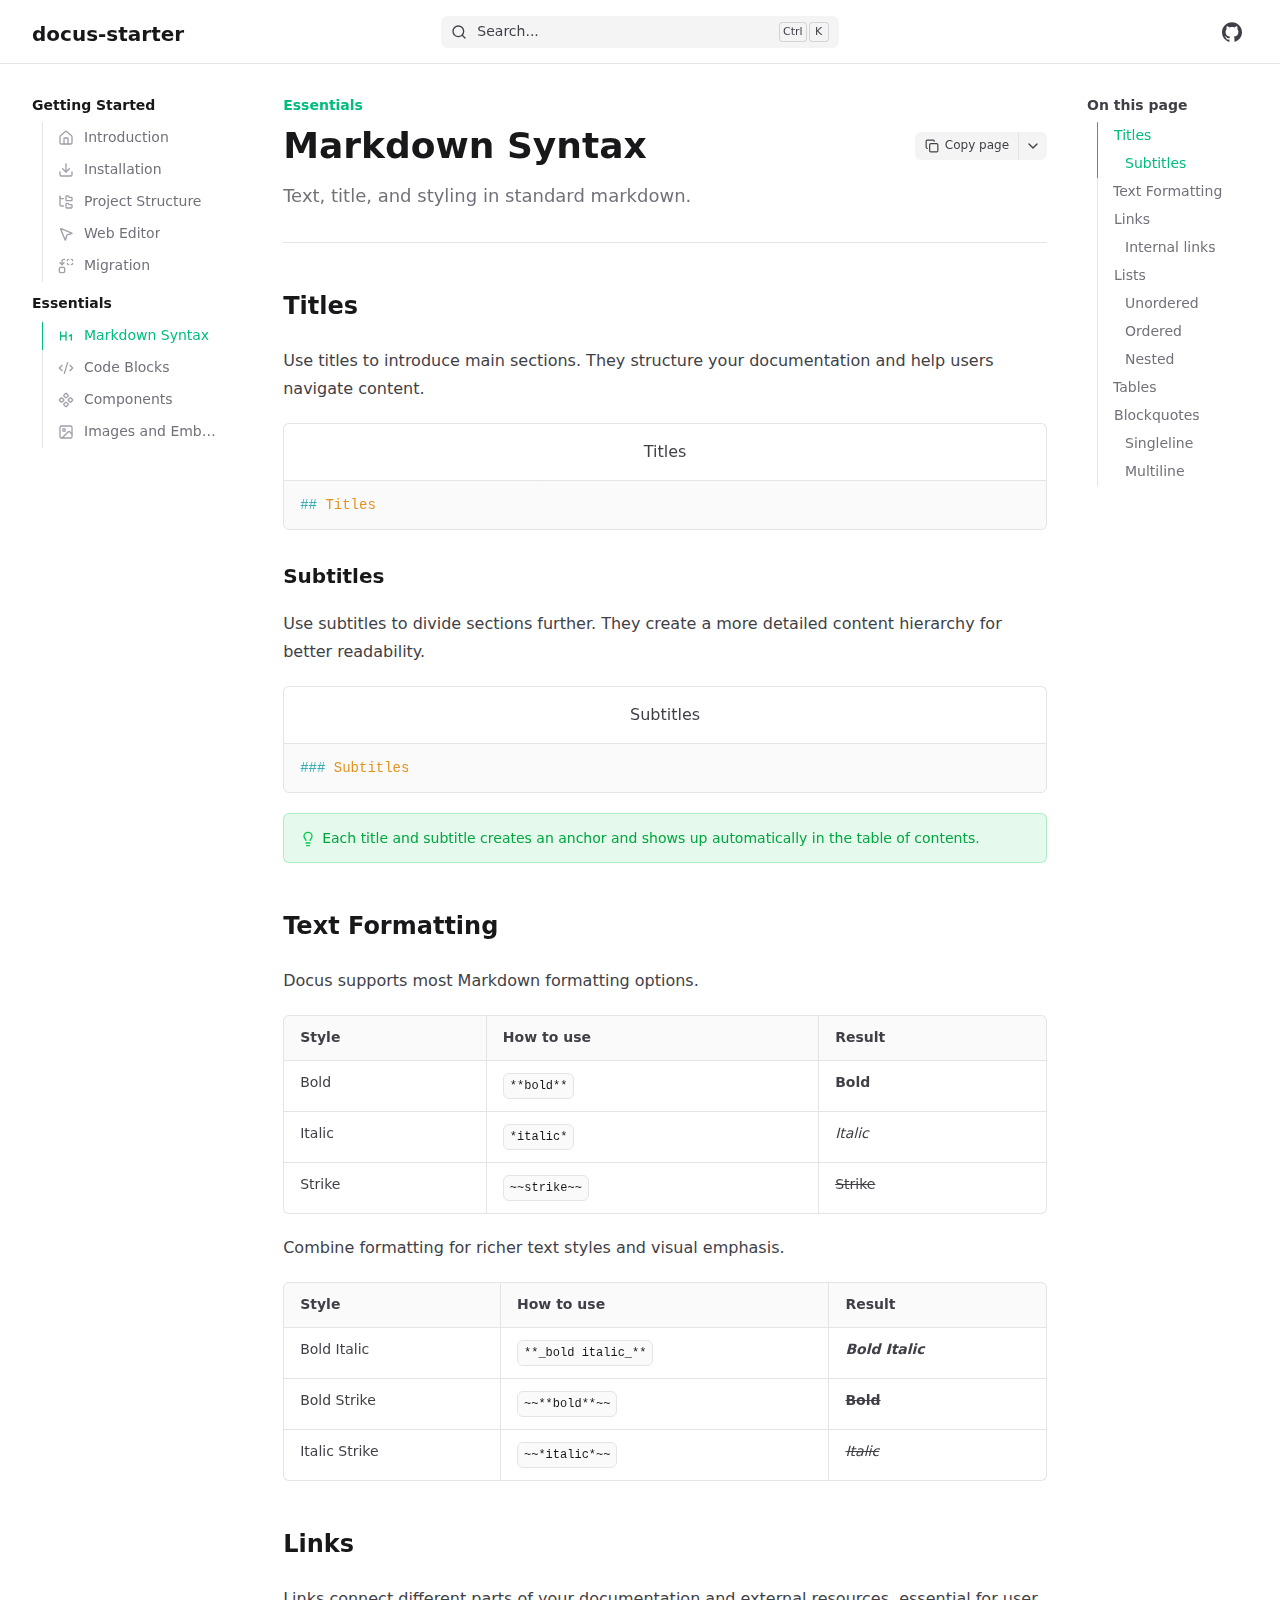
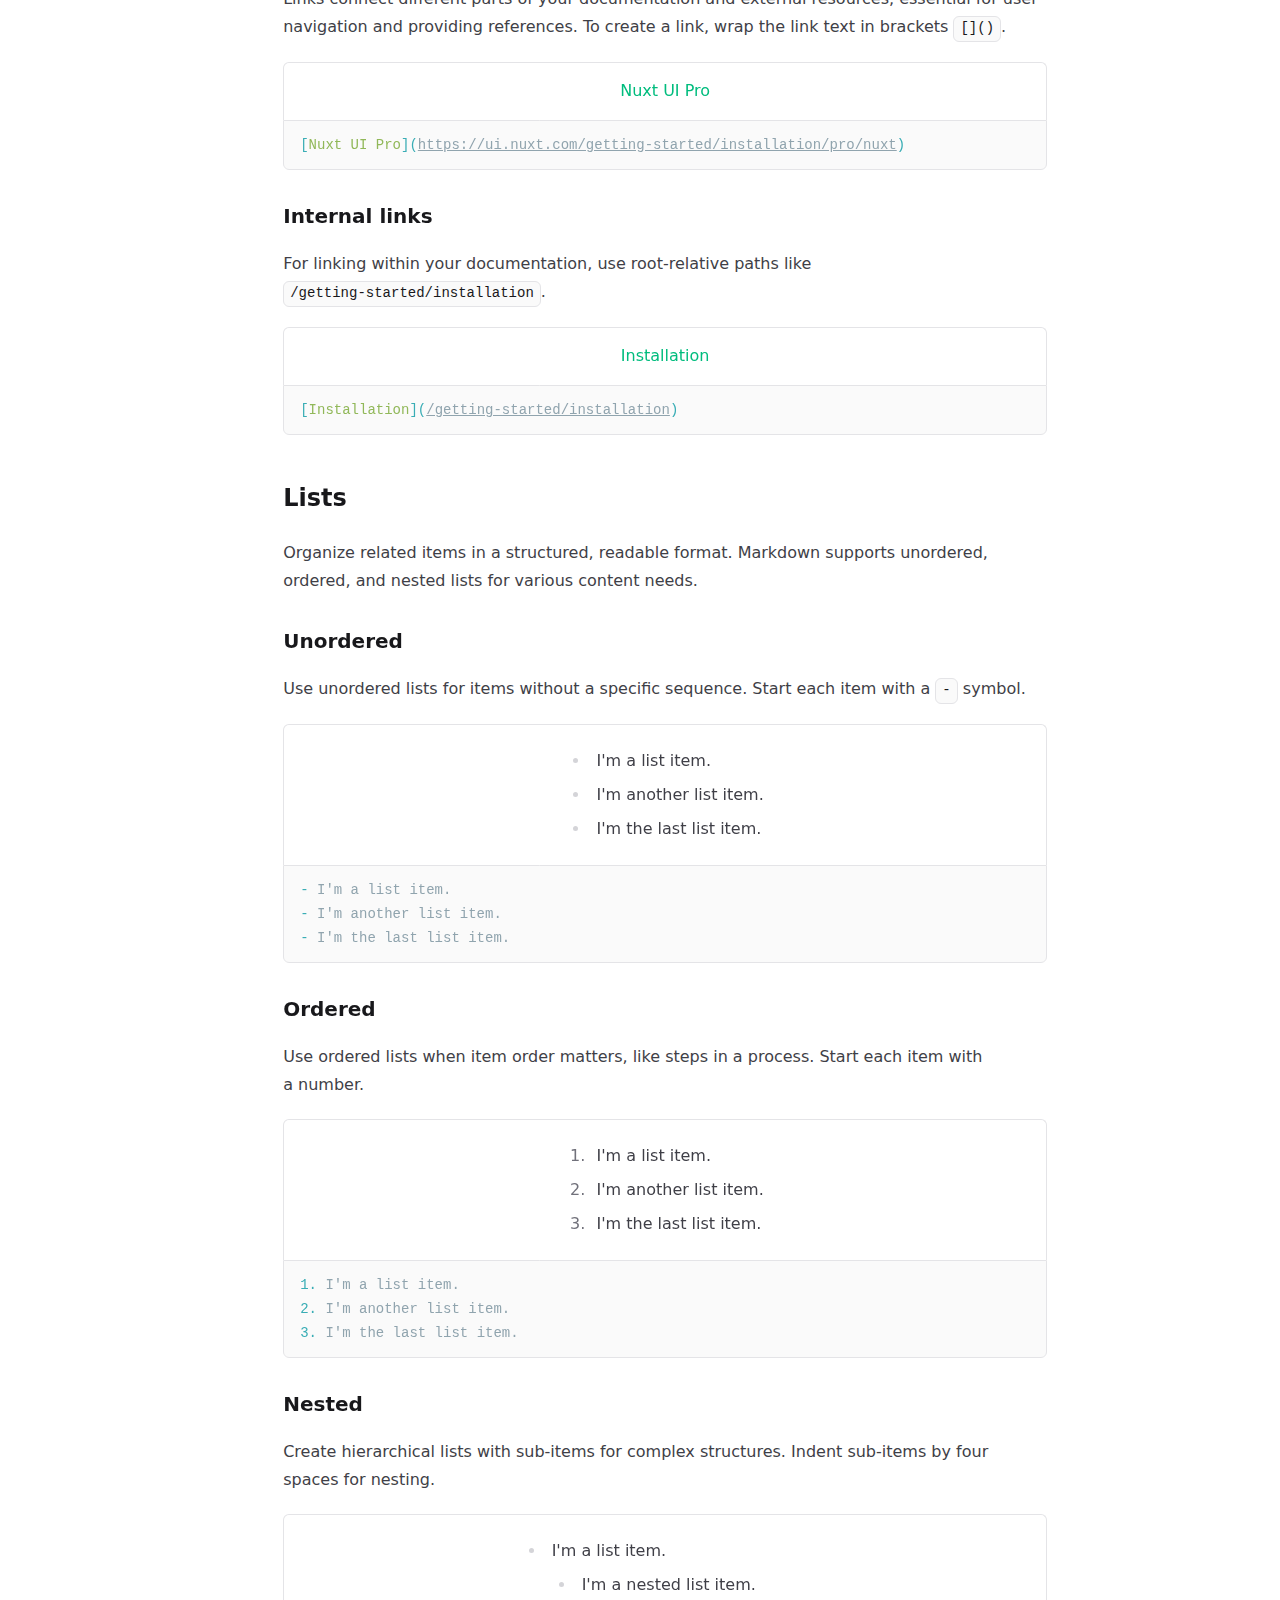
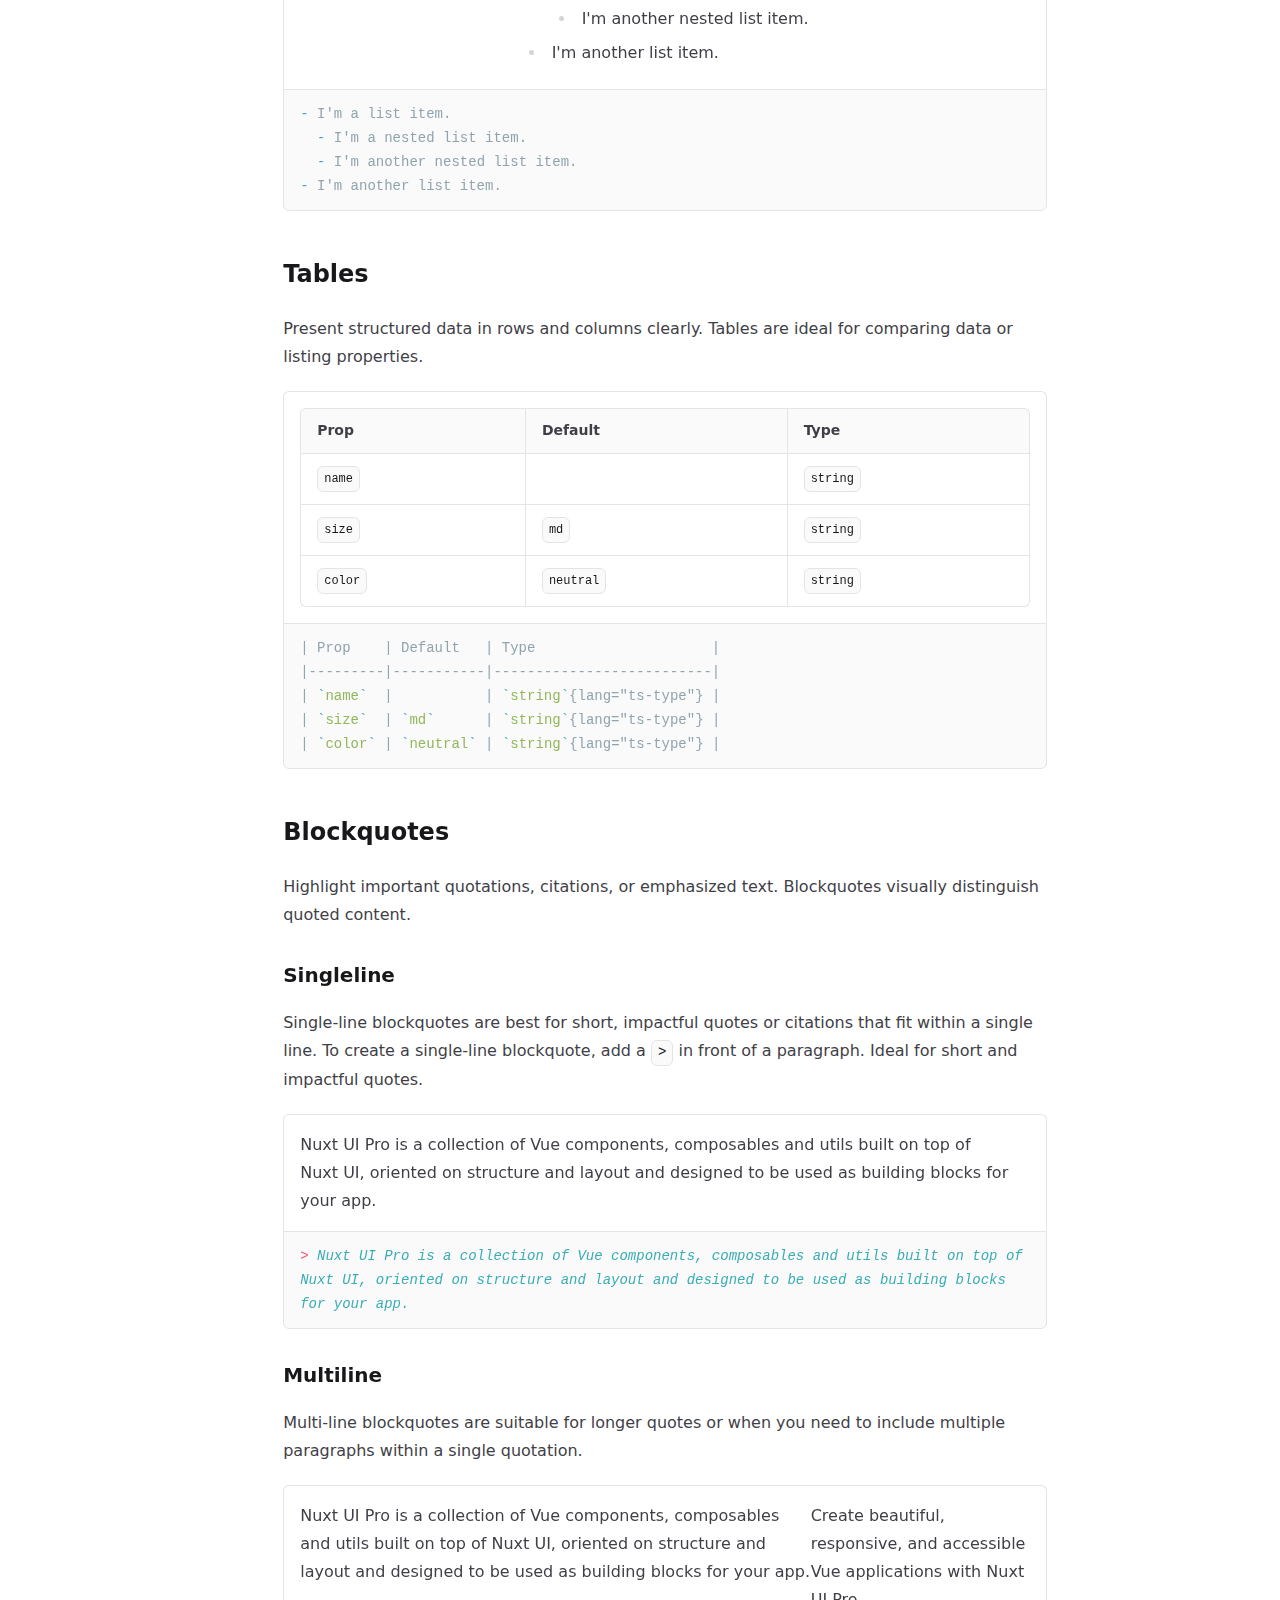
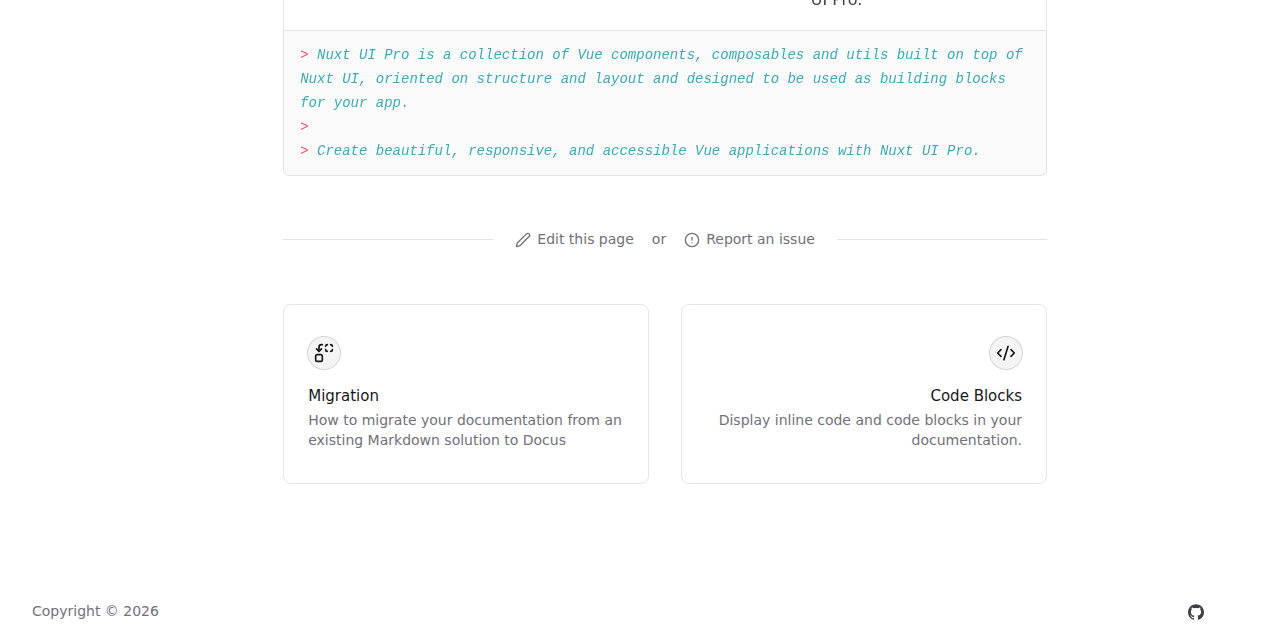
<file: essentials/markdown-syntax.html>
<!DOCTYPE html><html  lang="en" dir="ltr"><head><meta charset="utf-8"><meta name="viewport" content="width=device-width, initial-scale=1"><style id="nuxt-ui-colors">@layer base {
  :root {
  --ui-color-primary-50: var(--color-emerald-50, oklch(97.9% 0.021 166.113));
  --ui-color-primary-100: var(--color-emerald-100, oklch(95% 0.052 163.051));
  --ui-color-primary-200: var(--color-emerald-200, oklch(90.5% 0.093 164.15));
  --ui-color-primary-300: var(--color-emerald-300, oklch(84.5% 0.143 164.978));
  --ui-color-primary-400: var(--color-emerald-400, oklch(76.5% 0.177 163.223));
  --ui-color-primary-500: var(--color-emerald-500, oklch(69.6% 0.17 162.48));
  --ui-color-primary-600: var(--color-emerald-600, oklch(59.6% 0.145 163.225));
  --ui-color-primary-700: var(--color-emerald-700, oklch(50.8% 0.118 165.612));
  --ui-color-primary-800: var(--color-emerald-800, oklch(43.2% 0.095 166.913));
  --ui-color-primary-900: var(--color-emerald-900, oklch(37.8% 0.077 168.94));
  --ui-color-primary-950: var(--color-emerald-950, oklch(26.2% 0.051 172.552));
  --ui-color-secondary-50: var(--color-blue-50, oklch(97% 0.014 254.604));
  --ui-color-secondary-100: var(--color-blue-100, oklch(93.2% 0.032 255.585));
  --ui-color-secondary-200: var(--color-blue-200, oklch(88.2% 0.059 254.128));
  --ui-color-secondary-300: var(--color-blue-300, oklch(80.9% 0.105 251.813));
  --ui-color-secondary-400: var(--color-blue-400, oklch(70.7% 0.165 254.624));
  --ui-color-secondary-500: var(--color-blue-500, oklch(62.3% 0.214 259.815));
  --ui-color-secondary-600: var(--color-blue-600, oklch(54.6% 0.245 262.881));
  --ui-color-secondary-700: var(--color-blue-700, oklch(48.8% 0.243 264.376));
  --ui-color-secondary-800: var(--color-blue-800, oklch(42.4% 0.199 265.638));
  --ui-color-secondary-900: var(--color-blue-900, oklch(37.9% 0.146 265.522));
  --ui-color-secondary-950: var(--color-blue-950, oklch(28.2% 0.091 267.935));
  --ui-color-success-50: var(--color-green-50, oklch(98.2% 0.018 155.826));
  --ui-color-success-100: var(--color-green-100, oklch(96.2% 0.044 156.743));
  --ui-color-success-200: var(--color-green-200, oklch(92.5% 0.084 155.995));
  --ui-color-success-300: var(--color-green-300, oklch(87.1% 0.15 154.449));
  --ui-color-success-400: var(--color-green-400, oklch(79.2% 0.209 151.711));
  --ui-color-success-500: var(--color-green-500, oklch(72.3% 0.219 149.579));
  --ui-color-success-600: var(--color-green-600, oklch(62.7% 0.194 149.214));
  --ui-color-success-700: var(--color-green-700, oklch(52.7% 0.154 150.069));
  --ui-color-success-800: var(--color-green-800, oklch(44.8% 0.119 151.328));
  --ui-color-success-900: var(--color-green-900, oklch(39.3% 0.095 152.535));
  --ui-color-success-950: var(--color-green-950, oklch(26.6% 0.065 152.934));
  --ui-color-info-50: var(--color-blue-50, oklch(97% 0.014 254.604));
  --ui-color-info-100: var(--color-blue-100, oklch(93.2% 0.032 255.585));
  --ui-color-info-200: var(--color-blue-200, oklch(88.2% 0.059 254.128));
  --ui-color-info-300: var(--color-blue-300, oklch(80.9% 0.105 251.813));
  --ui-color-info-400: var(--color-blue-400, oklch(70.7% 0.165 254.624));
  --ui-color-info-500: var(--color-blue-500, oklch(62.3% 0.214 259.815));
  --ui-color-info-600: var(--color-blue-600, oklch(54.6% 0.245 262.881));
  --ui-color-info-700: var(--color-blue-700, oklch(48.8% 0.243 264.376));
  --ui-color-info-800: var(--color-blue-800, oklch(42.4% 0.199 265.638));
  --ui-color-info-900: var(--color-blue-900, oklch(37.9% 0.146 265.522));
  --ui-color-info-950: var(--color-blue-950, oklch(28.2% 0.091 267.935));
  --ui-color-warning-50: var(--color-yellow-50, oklch(98.7% 0.026 102.212));
  --ui-color-warning-100: var(--color-yellow-100, oklch(97.3% 0.071 103.193));
  --ui-color-warning-200: var(--color-yellow-200, oklch(94.5% 0.129 101.54));
  --ui-color-warning-300: var(--color-yellow-300, oklch(90.5% 0.182 98.111));
  --ui-color-warning-400: var(--color-yellow-400, oklch(85.2% 0.199 91.936));
  --ui-color-warning-500: var(--color-yellow-500, oklch(79.5% 0.184 86.047));
  --ui-color-warning-600: var(--color-yellow-600, oklch(68.1% 0.162 75.834));
  --ui-color-warning-700: var(--color-yellow-700, oklch(55.4% 0.135 66.442));
  --ui-color-warning-800: var(--color-yellow-800, oklch(47.6% 0.114 61.907));
  --ui-color-warning-900: var(--color-yellow-900, oklch(42.1% 0.095 57.708));
  --ui-color-warning-950: var(--color-yellow-950, oklch(28.6% 0.066 53.813));
  --ui-color-error-50: var(--color-red-50, oklch(97.1% 0.013 17.38));
  --ui-color-error-100: var(--color-red-100, oklch(93.6% 0.032 17.717));
  --ui-color-error-200: var(--color-red-200, oklch(88.5% 0.062 18.334));
  --ui-color-error-300: var(--color-red-300, oklch(80.8% 0.114 19.571));
  --ui-color-error-400: var(--color-red-400, oklch(70.4% 0.191 22.216));
  --ui-color-error-500: var(--color-red-500, oklch(63.7% 0.237 25.331));
  --ui-color-error-600: var(--color-red-600, oklch(57.7% 0.245 27.325));
  --ui-color-error-700: var(--color-red-700, oklch(50.5% 0.213 27.518));
  --ui-color-error-800: var(--color-red-800, oklch(44.4% 0.177 26.899));
  --ui-color-error-900: var(--color-red-900, oklch(39.6% 0.141 25.723));
  --ui-color-error-950: var(--color-red-950, oklch(25.8% 0.092 26.042));
  --ui-color-neutral-50: var(--color-zinc-50, oklch(98.5% 0 0));
  --ui-color-neutral-100: var(--color-zinc-100, oklch(96.7% 0.001 286.375));
  --ui-color-neutral-200: var(--color-zinc-200, oklch(92% 0.004 286.32));
  --ui-color-neutral-300: var(--color-zinc-300, oklch(87.1% 0.006 286.286));
  --ui-color-neutral-400: var(--color-zinc-400, oklch(70.5% 0.015 286.067));
  --ui-color-neutral-500: var(--color-zinc-500, oklch(55.2% 0.016 285.938));
  --ui-color-neutral-600: var(--color-zinc-600, oklch(44.2% 0.017 285.786));
  --ui-color-neutral-700: var(--color-zinc-700, oklch(37% 0.013 285.805));
  --ui-color-neutral-800: var(--color-zinc-800, oklch(27.4% 0.006 286.033));
  --ui-color-neutral-900: var(--color-zinc-900, oklch(21% 0.006 285.885));
  --ui-color-neutral-950: var(--color-zinc-950, oklch(14.1% 0.005 285.823));
  }
  :root, .light {
  --ui-primary: var(--ui-color-primary-500);
  --ui-secondary: var(--ui-color-secondary-500);
  --ui-success: var(--ui-color-success-500);
  --ui-info: var(--ui-color-info-500);
  --ui-warning: var(--ui-color-warning-500);
  --ui-error: var(--ui-color-error-500);
  }
  .dark {
  --ui-primary: var(--ui-color-primary-400);
  --ui-secondary: var(--ui-color-secondary-400);
  --ui-success: var(--ui-color-success-400);
  --ui-info: var(--ui-color-info-400);
  --ui-warning: var(--ui-color-warning-400);
  --ui-error: var(--ui-color-error-400);
  }
}</style><script type="importmap">{"imports":{"#entry":"/_nuxt/DOg0ad1Z.js"}}</script><title>Markdown Syntax - docus-starter</title><style>/*! tailwindcss v4.1.13 | MIT License | https://tailwindcss.com */.shiki span.line{display:block}.shiki span.line.highlight{background-color:var(--ui-bg-accented);margin:0 -16px;padding:0 16px}@supports (color:color-mix(in lab,red,red)){.shiki span.line.highlight{background-color:color-mix(in oklab,var(--ui-bg-accented)50%,transparent)}}</style><link rel="stylesheet" href="/_nuxt/entry.DAQ5gne3.css" crossorigin><style>@layer components {:where(.i-lucide\:alert-circle){display:inline-block;width:1em;height:1em;background-color:currentColor;-webkit-mask-image:var(--svg);mask-image:var(--svg);-webkit-mask-repeat:no-repeat;mask-repeat:no-repeat;-webkit-mask-size:100% 100%;mask-size:100% 100%;--svg:url("data:image/svg+xml,%3Csvg xmlns='http://www.w3.org/2000/svg' viewBox='0 0 24 24' width='24' height='24'%3E%3Cg fill='none' stroke='black' stroke-linecap='round' stroke-linejoin='round' stroke-width='2'%3E%3Ccircle cx='12' cy='12' r='10'/%3E%3Cpath d='M12 8v4m0 4h.01'/%3E%3C/g%3E%3C/svg%3E")}:where(.i-lucide\:chevron-down){display:inline-block;width:1em;height:1em;background-color:currentColor;-webkit-mask-image:var(--svg);mask-image:var(--svg);-webkit-mask-repeat:no-repeat;mask-repeat:no-repeat;-webkit-mask-size:100% 100%;mask-size:100% 100%;--svg:url("data:image/svg+xml,%3Csvg xmlns='http://www.w3.org/2000/svg' viewBox='0 0 24 24' width='24' height='24'%3E%3Cpath fill='none' stroke='black' stroke-linecap='round' stroke-linejoin='round' stroke-width='2' d='m6 9l6 6l6-6'/%3E%3C/svg%3E")}:where(.i-lucide\:code-xml){display:inline-block;width:1em;height:1em;background-color:currentColor;-webkit-mask-image:var(--svg);mask-image:var(--svg);-webkit-mask-repeat:no-repeat;mask-repeat:no-repeat;-webkit-mask-size:100% 100%;mask-size:100% 100%;--svg:url("data:image/svg+xml,%3Csvg xmlns='http://www.w3.org/2000/svg' viewBox='0 0 24 24' width='24' height='24'%3E%3Cpath fill='none' stroke='black' stroke-linecap='round' stroke-linejoin='round' stroke-width='2' d='m18 16l4-4l-4-4M6 8l-4 4l4 4m8.5-12l-5 16'/%3E%3C/svg%3E")}:where(.i-lucide\:component){display:inline-block;width:1em;height:1em;background-color:currentColor;-webkit-mask-image:var(--svg);mask-image:var(--svg);-webkit-mask-repeat:no-repeat;mask-repeat:no-repeat;-webkit-mask-size:100% 100%;mask-size:100% 100%;--svg:url("data:image/svg+xml,%3Csvg xmlns='http://www.w3.org/2000/svg' viewBox='0 0 24 24' width='24' height='24'%3E%3Cpath fill='none' stroke='black' stroke-linecap='round' stroke-linejoin='round' stroke-width='2' d='M15.536 11.293a1 1 0 0 0 0 1.414l2.376 2.377a1 1 0 0 0 1.414 0l2.377-2.377a1 1 0 0 0 0-1.414l-2.377-2.377a1 1 0 0 0-1.414 0zm-13.239 0a1 1 0 0 0 0 1.414l2.377 2.377a1 1 0 0 0 1.414 0l2.377-2.377a1 1 0 0 0 0-1.414L6.088 8.916a1 1 0 0 0-1.414 0zm6.619 6.619a1 1 0 0 0 0 1.415l2.377 2.376a1 1 0 0 0 1.414 0l2.377-2.376a1 1 0 0 0 0-1.415l-2.377-2.376a1 1 0 0 0-1.414 0zm0-13.238a1 1 0 0 0 0 1.414l2.377 2.376a1 1 0 0 0 1.414 0l2.377-2.376a1 1 0 0 0 0-1.414l-2.377-2.377a1 1 0 0 0-1.414 0z'/%3E%3C/svg%3E")}:where(.i-lucide\:copy){display:inline-block;width:1em;height:1em;background-color:currentColor;-webkit-mask-image:var(--svg);mask-image:var(--svg);-webkit-mask-repeat:no-repeat;mask-repeat:no-repeat;-webkit-mask-size:100% 100%;mask-size:100% 100%;--svg:url("data:image/svg+xml,%3Csvg xmlns='http://www.w3.org/2000/svg' viewBox='0 0 24 24' width='24' height='24'%3E%3Cg fill='none' stroke='black' stroke-linecap='round' stroke-linejoin='round' stroke-width='2'%3E%3Crect width='14' height='14' x='8' y='8' rx='2' ry='2'/%3E%3Cpath d='M4 16c-1.1 0-2-.9-2-2V4c0-1.1.9-2 2-2h10c1.1 0 2 .9 2 2'/%3E%3C/g%3E%3C/svg%3E")}:where(.i-lucide\:download){display:inline-block;width:1em;height:1em;background-color:currentColor;-webkit-mask-image:var(--svg);mask-image:var(--svg);-webkit-mask-repeat:no-repeat;mask-repeat:no-repeat;-webkit-mask-size:100% 100%;mask-size:100% 100%;--svg:url("data:image/svg+xml,%3Csvg xmlns='http://www.w3.org/2000/svg' viewBox='0 0 24 24' width='24' height='24'%3E%3Cg fill='none' stroke='black' stroke-linecap='round' stroke-linejoin='round' stroke-width='2'%3E%3Cpath d='M12 15V3m9 12v4a2 2 0 0 1-2 2H5a2 2 0 0 1-2-2v-4'/%3E%3Cpath d='m7 10l5 5l5-5'/%3E%3C/g%3E%3C/svg%3E")}:where(.i-lucide\:folder-tree){display:inline-block;width:1em;height:1em;background-color:currentColor;-webkit-mask-image:var(--svg);mask-image:var(--svg);-webkit-mask-repeat:no-repeat;mask-repeat:no-repeat;-webkit-mask-size:100% 100%;mask-size:100% 100%;--svg:url("data:image/svg+xml,%3Csvg xmlns='http://www.w3.org/2000/svg' viewBox='0 0 24 24' width='24' height='24'%3E%3Cg fill='none' stroke='black' stroke-linecap='round' stroke-linejoin='round' stroke-width='2'%3E%3Cpath d='M20 10a1 1 0 0 0 1-1V6a1 1 0 0 0-1-1h-2.5a1 1 0 0 1-.8-.4l-.9-1.2A1 1 0 0 0 15 3h-2a1 1 0 0 0-1 1v5a1 1 0 0 0 1 1Zm0 11a1 1 0 0 0 1-1v-3a1 1 0 0 0-1-1h-2.9a1 1 0 0 1-.88-.55l-.42-.85a1 1 0 0 0-.92-.6H13a1 1 0 0 0-1 1v5a1 1 0 0 0 1 1ZM3 5a2 2 0 0 0 2 2h3'/%3E%3Cpath d='M3 3v13a2 2 0 0 0 2 2h3'/%3E%3C/g%3E%3C/svg%3E")}:where(.i-lucide\:hash){display:inline-block;width:1em;height:1em;background-color:currentColor;-webkit-mask-image:var(--svg);mask-image:var(--svg);-webkit-mask-repeat:no-repeat;mask-repeat:no-repeat;-webkit-mask-size:100% 100%;mask-size:100% 100%;--svg:url("data:image/svg+xml,%3Csvg xmlns='http://www.w3.org/2000/svg' viewBox='0 0 24 24' width='24' height='24'%3E%3Cpath fill='none' stroke='black' stroke-linecap='round' stroke-linejoin='round' stroke-width='2' d='M4 9h16M4 15h16M10 3L8 21m8-18l-2 18'/%3E%3C/svg%3E")}:where(.i-lucide\:heading-1){display:inline-block;width:1em;height:1em;background-color:currentColor;-webkit-mask-image:var(--svg);mask-image:var(--svg);-webkit-mask-repeat:no-repeat;mask-repeat:no-repeat;-webkit-mask-size:100% 100%;mask-size:100% 100%;--svg:url("data:image/svg+xml,%3Csvg xmlns='http://www.w3.org/2000/svg' viewBox='0 0 24 24' width='24' height='24'%3E%3Cpath fill='none' stroke='black' stroke-linecap='round' stroke-linejoin='round' stroke-width='2' d='M4 12h8m-8 6V6m8 12V6m5 6l3-2v8'/%3E%3C/svg%3E")}:where(.i-lucide\:house){display:inline-block;width:1em;height:1em;background-color:currentColor;-webkit-mask-image:var(--svg);mask-image:var(--svg);-webkit-mask-repeat:no-repeat;mask-repeat:no-repeat;-webkit-mask-size:100% 100%;mask-size:100% 100%;--svg:url("data:image/svg+xml,%3Csvg xmlns='http://www.w3.org/2000/svg' viewBox='0 0 24 24' width='24' height='24'%3E%3Cg fill='none' stroke='black' stroke-linecap='round' stroke-linejoin='round' stroke-width='2'%3E%3Cpath d='M15 21v-8a1 1 0 0 0-1-1h-4a1 1 0 0 0-1 1v8'/%3E%3Cpath d='M3 10a2 2 0 0 1 .709-1.528l7-6a2 2 0 0 1 2.582 0l7 6A2 2 0 0 1 21 10v9a2 2 0 0 1-2 2H5a2 2 0 0 1-2-2z'/%3E%3C/g%3E%3C/svg%3E")}:where(.i-lucide\:image){display:inline-block;width:1em;height:1em;background-color:currentColor;-webkit-mask-image:var(--svg);mask-image:var(--svg);-webkit-mask-repeat:no-repeat;mask-repeat:no-repeat;-webkit-mask-size:100% 100%;mask-size:100% 100%;--svg:url("data:image/svg+xml,%3Csvg xmlns='http://www.w3.org/2000/svg' viewBox='0 0 24 24' width='24' height='24'%3E%3Cg fill='none' stroke='black' stroke-linecap='round' stroke-linejoin='round' stroke-width='2'%3E%3Crect width='18' height='18' x='3' y='3' rx='2' ry='2'/%3E%3Ccircle cx='9' cy='9' r='2'/%3E%3Cpath d='m21 15l-3.086-3.086a2 2 0 0 0-2.828 0L6 21'/%3E%3C/g%3E%3C/svg%3E")}:where(.i-lucide\:lightbulb){display:inline-block;width:1em;height:1em;background-color:currentColor;-webkit-mask-image:var(--svg);mask-image:var(--svg);-webkit-mask-repeat:no-repeat;mask-repeat:no-repeat;-webkit-mask-size:100% 100%;mask-size:100% 100%;--svg:url("data:image/svg+xml,%3Csvg xmlns='http://www.w3.org/2000/svg' viewBox='0 0 24 24' width='24' height='24'%3E%3Cpath fill='none' stroke='black' stroke-linecap='round' stroke-linejoin='round' stroke-width='2' d='M15 14c.2-1 .7-1.7 1.5-2.5c1-.9 1.5-2.2 1.5-3.5A6 6 0 0 0 6 8c0 1 .2 2.2 1.5 3.5c.7.7 1.3 1.5 1.5 2.5m0 4h6m-5 4h4'/%3E%3C/svg%3E")}:where(.i-lucide\:mouse-pointer-2){display:inline-block;width:1em;height:1em;background-color:currentColor;-webkit-mask-image:var(--svg);mask-image:var(--svg);-webkit-mask-repeat:no-repeat;mask-repeat:no-repeat;-webkit-mask-size:100% 100%;mask-size:100% 100%;--svg:url("data:image/svg+xml,%3Csvg xmlns='http://www.w3.org/2000/svg' viewBox='0 0 24 24' width='24' height='24'%3E%3Cpath fill='none' stroke='black' stroke-linecap='round' stroke-linejoin='round' stroke-width='2' d='M4.037 4.688a.495.495 0 0 1 .651-.651l16 6.5a.5.5 0 0 1-.063.947l-6.124 1.58a2 2 0 0 0-1.438 1.435l-1.579 6.126a.5.5 0 0 1-.947.063z'/%3E%3C/svg%3E")}:where(.i-lucide\:pen){display:inline-block;width:1em;height:1em;background-color:currentColor;-webkit-mask-image:var(--svg);mask-image:var(--svg);-webkit-mask-repeat:no-repeat;mask-repeat:no-repeat;-webkit-mask-size:100% 100%;mask-size:100% 100%;--svg:url("data:image/svg+xml,%3Csvg xmlns='http://www.w3.org/2000/svg' viewBox='0 0 24 24' width='24' height='24'%3E%3Cpath fill='none' stroke='black' stroke-linecap='round' stroke-linejoin='round' stroke-width='2' d='M21.174 6.812a1 1 0 0 0-3.986-3.987L3.842 16.174a2 2 0 0 0-.5.83l-1.321 4.352a.5.5 0 0 0 .623.622l4.353-1.32a2 2 0 0 0 .83-.497z'/%3E%3C/svg%3E")}:where(.i-lucide\:replace){display:inline-block;width:1em;height:1em;background-color:currentColor;-webkit-mask-image:var(--svg);mask-image:var(--svg);-webkit-mask-repeat:no-repeat;mask-repeat:no-repeat;-webkit-mask-size:100% 100%;mask-size:100% 100%;--svg:url("data:image/svg+xml,%3Csvg xmlns='http://www.w3.org/2000/svg' viewBox='0 0 24 24' width='24' height='24'%3E%3Cg fill='none' stroke='black' stroke-linecap='round' stroke-linejoin='round' stroke-width='2'%3E%3Cpath d='M14 4a2 2 0 0 1 2-2m0 8a2 2 0 0 1-2-2m6-6a2 2 0 0 1 2 2m0 4a2 2 0 0 1-2 2M3 7l3 3l3-3'/%3E%3Cpath d='M6 10V5a3 3 0 0 1 3-3h1'/%3E%3Crect width='8' height='8' x='2' y='14' rx='2'/%3E%3C/g%3E%3C/svg%3E")}:where(.i-lucide\:search){display:inline-block;width:1em;height:1em;background-color:currentColor;-webkit-mask-image:var(--svg);mask-image:var(--svg);-webkit-mask-repeat:no-repeat;mask-repeat:no-repeat;-webkit-mask-size:100% 100%;mask-size:100% 100%;--svg:url("data:image/svg+xml,%3Csvg xmlns='http://www.w3.org/2000/svg' viewBox='0 0 24 24' width='24' height='24'%3E%3Cg fill='none' stroke='black' stroke-linecap='round' stroke-linejoin='round' stroke-width='2'%3E%3Cpath d='m21 21l-4.34-4.34'/%3E%3Ccircle cx='11' cy='11' r='8'/%3E%3C/g%3E%3C/svg%3E")}:where(.i-simple-icons\:github){display:inline-block;width:1em;height:1em;background-color:currentColor;-webkit-mask-image:var(--svg);mask-image:var(--svg);-webkit-mask-repeat:no-repeat;mask-repeat:no-repeat;-webkit-mask-size:100% 100%;mask-size:100% 100%;--svg:url("data:image/svg+xml,%3Csvg xmlns='http://www.w3.org/2000/svg' viewBox='0 0 24 24' width='24' height='24'%3E%3Cpath fill='black' d='M12 .297c-6.63 0-12 5.373-12 12c0 5.303 3.438 9.8 8.205 11.385c.6.113.82-.258.82-.577c0-.285-.01-1.04-.015-2.04c-3.338.724-4.042-1.61-4.042-1.61C4.422 18.07 3.633 17.7 3.633 17.7c-1.087-.744.084-.729.084-.729c1.205.084 1.838 1.236 1.838 1.236c1.07 1.835 2.809 1.305 3.495.998c.108-.776.417-1.305.76-1.605c-2.665-.3-5.466-1.332-5.466-5.93c0-1.31.465-2.38 1.235-3.22c-.135-.303-.54-1.523.105-3.176c0 0 1.005-.322 3.3 1.23c.96-.267 1.98-.399 3-.405c1.02.006 2.04.138 3 .405c2.28-1.552 3.285-1.23 3.285-1.23c.645 1.653.24 2.873.12 3.176c.765.84 1.23 1.91 1.23 3.22c0 4.61-2.805 5.625-5.475 5.92c.42.36.81 1.096.81 2.22c0 1.606-.015 2.896-.015 3.286c0 .315.21.69.825.57C20.565 22.092 24 17.592 24 12.297c0-6.627-5.373-12-12-12'/%3E%3C/svg%3E")}}</style><link rel="preload" as="fetch" crossorigin="anonymous" href="/essentials/markdown-syntax/_payload.json?ea280306-3e6f-47d0-be66-f5a0245a5b65"><link rel="modulepreload" as="script" crossorigin href="/_nuxt/DOg0ad1Z.js"><link rel="modulepreload" as="script" crossorigin href="/_nuxt/PxIdVtar.js"><link rel="modulepreload" as="script" crossorigin href="/_nuxt/Cjca5kI1.js"><link rel="modulepreload" as="script" crossorigin href="/_nuxt/Btxo3zUf.js"><link rel="modulepreload" as="script" crossorigin href="/_nuxt/DV-2jwmH.js"><link rel="modulepreload" as="script" crossorigin href="/_nuxt/BN_7HF1G.js"><link rel="modulepreload" as="script" crossorigin href="/_nuxt/D88Bi43a.js"><link rel="modulepreload" as="script" crossorigin href="/_nuxt/BQU6QX_N.js"><link rel="modulepreload" as="script" crossorigin href="/_nuxt/DTotRHgw.js"><link rel="modulepreload" as="script" crossorigin href="/_nuxt/qzuPE6p4.js"><link rel="modulepreload" as="script" crossorigin href="/_nuxt/C4Vbx7oT.js"><link rel="modulepreload" as="script" crossorigin href="/_nuxt/Cndr6wSg.js"><link rel="modulepreload" as="script" crossorigin href="/_nuxt/Bb0-3JsP.js"><link rel="modulepreload" as="script" crossorigin href="/_nuxt/tijRrzkl.js"><link rel="modulepreload" as="script" crossorigin href="/_nuxt/B-C8EXtL.js"><link rel="modulepreload" as="script" crossorigin href="/_nuxt/B3GE4wW9.js"><link rel="modulepreload" as="script" crossorigin href="/_nuxt/gXuW-d4s.js"><link rel="modulepreload" as="script" crossorigin href="/_nuxt/CagV08AI.js"><link rel="modulepreload" as="script" crossorigin href="/_nuxt/B8CyZdFB.js"><link rel="modulepreload" as="script" crossorigin href="/_nuxt/D-ZHUOPV.js"><link rel="modulepreload" as="script" crossorigin href="/_nuxt/B9x_5JAq.js"><link rel="modulepreload" as="script" crossorigin href="/_nuxt/CXSCLjL-.js"><link rel="modulepreload" as="script" crossorigin href="/_nuxt/B058T9e5.js"><link rel="modulepreload" as="script" crossorigin href="/_nuxt/ZSiBjkvq.js"><link rel="modulepreload" as="script" crossorigin href="/_nuxt/nmcmQcLE.js"><link rel="modulepreload" as="script" crossorigin href="/_nuxt/Z4tFpMeC.js"><link rel="modulepreload" as="script" crossorigin href="/_nuxt/xZkYbVqM.js"><link rel="modulepreload" as="script" crossorigin href="/_nuxt/BYbw2CUK.js"><link rel="preload" as="fetch" fetchpriority="low" crossorigin="anonymous" href="/_nuxt/builds/meta/ea280306-3e6f-47d0-be66-f5a0245a5b65.json"><link rel="prefetch" as="style" crossorigin href="/_nuxt/index.BwTBaIXH.css"><link rel="prefetch" as="script" crossorigin href="/_nuxt/XgZxCYAN.js"><link rel="prefetch" as="script" crossorigin href="/_nuxt/Bjn7hK3Y.js"><link rel="prefetch" as="script" crossorigin href="/_nuxt/BgPLo4XW.js"><link rel="prefetch" as="script" crossorigin href="/_nuxt/lDCt5PN4.js"><meta property="og:image" content="/__og-image__/static/essentials/markdown-syntax/og.png"><meta property="og:image:type" content="image/png"><meta name="twitter:card" content="summary_large_image"><meta name="twitter:image" content="/__og-image__/static/essentials/markdown-syntax/og.png"><meta name="twitter:image:src" content="/__og-image__/static/essentials/markdown-syntax/og.png"><meta property="og:image:width" content="1200"><meta name="twitter:image:width" content="1200"><meta property="og:image:height" content="600"><meta name="twitter:image:height" content="600"><meta name="robots" content="index, follow, max-image-preview:large, max-snippet:-1, max-video-preview:-1"><link rel="icon" href="/favicon.ico"><meta name="description" content="Text, title, and styling in standard markdown."><meta property="og:site_name" content="docus-starter"><meta property="og:title" content="Markdown Syntax"><meta property="og:description" content="Text, title, and styling in standard markdown."><script type="module" src="/_nuxt/DOg0ad1Z.js" crossorigin></script><script>"use strict";(()=>{const t=window,e=document.documentElement,c=["dark","light"],n=getStorageValue("localStorage","nuxt-color-mode")||"system";let i=n==="system"?u():n;const r=e.getAttribute("data-color-mode-forced");r&&(i=r),l(i),t["__NUXT_COLOR_MODE__"]={preference:n,value:i,getColorScheme:u,addColorScheme:l,removeColorScheme:d};function l(o){const s=""+o+"",a="";e.classList?e.classList.add(s):e.className+=" "+s,a&&e.setAttribute("data-"+a,o)}function d(o){const s=""+o+"",a="";e.classList?e.classList.remove(s):e.className=e.className.replace(new RegExp(s,"g"),""),a&&e.removeAttribute("data-"+a)}function f(o){return t.matchMedia("(prefers-color-scheme"+o+")")}function u(){if(t.matchMedia&&f("").media!=="not all"){for(const o of c)if(f(":"+o).matches)return o}return"light"}})();function getStorageValue(t,e){switch(t){case"localStorage":return window.localStorage.getItem(e);case"sessionStorage":return window.sessionStorage.getItem(e);case"cookie":return getCookie(e);default:return null}}function getCookie(t){const c=("; "+window.document.cookie).split("; "+t+"=");if(c.length===2)return c.pop()?.split(";").shift()}</script></head><body><div id="__nuxt" class="isolate"><!--[--><!--[--><!--[--><!--[--><!--[--><div class="nuxt-loading-indicator" style="position:fixed;top:0;right:0;left:0;pointer-events:none;width:auto;height:3px;opacity:0;background:var(--ui-primary);background-size:0% auto;transform:scaleX(0%);transform-origin:left;transition:transform 0.1s, height 0.4s, opacity 0.4s;z-index:999999;"></div><!--[--><!--[--><!----><!----><!----><header class="bg-default/75 backdrop-blur border-b border-default h-(--ui-header-height) sticky top-0 z-50"><!--[--><!--]--><div class="w-full max-w-(--ui-container) mx-auto px-4 sm:px-6 lg:px-8 flex items-center justify-between gap-3 h-full"><!--[--><div class="lg:flex-1 flex items-center gap-1.5"><!----><!--[--><a href="/" aria-label="docus-starter" class="focus-visible:outline-primary hover:text-default transition-colors shrink-0 font-bold text-xl text-highlighted flex items-end gap-1.5"><!--[--><!--[--><!--[--><span class="h-6 w-auto shrink-0">docus-starter</span><!--]--><!--]--><!--]--></a><!--]--></div><div class="hidden lg:flex flex-1"><!--[--><!--[--><!----><!--[--><!--[--><button type="button" class="rounded-md font-medium inline-flex items-center disabled:cursor-not-allowed aria-disabled:cursor-not-allowed disabled:opacity-75 aria-disabled:opacity-75 transition-colors px-2.5 py-1.5 text-sm gap-1.5 text-default bg-elevated hover:bg-accented/75 active:bg-accented/75 focus:outline-none focus-visible:bg-accented/75 disabled:bg-elevated aria-disabled:bg-elevated w-full"><!--[--><!--[--><span class="iconify i-lucide:search shrink-0 size-4 mr-1" aria-hidden="true" style=""></span><!--]--><!--[--><span class="truncate">Search...</span><!--]--><!--[--><div class="hidden lg:flex items-center gap-0.5 ms-auto"><!--[--><!--[--><kbd class="inline-flex items-center justify-center px-1 rounded-sm font-medium font-sans h-5 min-w-[20px] text-[11px] ring ring-inset ring-accented text-default bg-elevated"><!--[--> <!--]--></kbd><kbd class="inline-flex items-center justify-center px-1 rounded-sm font-medium font-sans h-5 min-w-[20px] text-[11px] ring ring-inset ring-accented text-default bg-elevated"><!--[-->K<!--]--></kbd><!--]--><!--]--></div><!--]--><!--]--></button><!--]--><!--]--><!--]--><!--]--></div><div class="flex items-center justify-end lg:flex-1 gap-1.5"><!--[--><div></div><!----><!--[--><!----><!--[--><!--[--><button type="button" aria-label="Search..." class="rounded-md font-medium inline-flex items-center disabled:cursor-not-allowed aria-disabled:cursor-not-allowed disabled:opacity-75 aria-disabled:opacity-75 transition-colors text-sm gap-1.5 text-default hover:bg-elevated active:bg-elevated focus:outline-none focus-visible:bg-elevated hover:disabled:bg-transparent dark:hover:disabled:bg-transparent hover:aria-disabled:bg-transparent dark:hover:aria-disabled:bg-transparent p-1.5 lg:hidden"><!--[--><!--[--><span class="iconify i-lucide:search shrink-0 size-5" aria-hidden="true" style=""></span><!--]--><!--[--><!----><!--]--><!--[--><!----><!--]--><!--]--></button><!--]--><!--]--><!--]--><!--[--><div class="h-8 w-8 animate-pulse bg-neutral-200 dark:bg-neutral-800 rounded-md"></div><!--]--><!--[--><!--[--><!--[--><a href="https://github.com/larbish/docus-4.2" rel="noopener noreferrer" target="_blank" aria-label="GitHub" class="rounded-md font-medium inline-flex items-center disabled:cursor-not-allowed aria-disabled:cursor-not-allowed disabled:opacity-75 aria-disabled:opacity-75 transition-colors text-sm gap-1.5 text-default hover:bg-elevated active:bg-elevated focus:outline-none focus-visible:bg-elevated hover:disabled:bg-transparent dark:hover:disabled:bg-transparent hover:aria-disabled:bg-transparent dark:hover:aria-disabled:bg-transparent p-1.5"><!--[--><!--[--><span class="iconify i-simple-icons:github shrink-0 size-5" aria-hidden="true" style=""></span><!--]--><!--[--><!----><!--]--><!--[--><!----><!--]--><!--]--></a><!--]--><!--]--><!--]--><!--]--><!--[--><!--[--><!--[--><button type="button" class="rounded-md font-medium inline-flex items-center disabled:cursor-not-allowed aria-disabled:cursor-not-allowed disabled:opacity-75 aria-disabled:opacity-75 transition-colors text-xs gap-1.5 text-default hover:bg-elevated active:bg-elevated focus:outline-none focus-visible:bg-elevated hover:disabled:bg-transparent dark:hover:disabled:bg-transparent hover:aria-disabled:bg-transparent dark:hover:aria-disabled:bg-transparent p-1.5 -me-1.5 lg:hidden"><!--[--><!--[--><!----><!--]--><!--[--><svg xmlns="http://www.w3.org/2000/svg" class="size-5" viewBox="0 0 24 24" fill="none" stroke="currentColor" stroke-width="2" stroke-linecap="round" stroke-linejoin="round"><line x1="4" y1="6" x2="20" y2="6" class="outline-none"></line><line x1="4" y1="12" x2="20" y2="12" class="outline-none"></line><line x1="4" y1="18" x2="20" y2="18" class="outline-none"></line></svg><!--]--><!--[--><!----><!--]--><!--]--></button><!--]--><!--]--><!--]--></div><!--]--></div><!--[--><!--]--></header><!--[--><!----><!--v-if--><!--]--><!--]--><main class="min-h-[calc(100vh-var(--ui-header-height))]"><!--[--><div class="w-full max-w-(--ui-container) mx-auto px-4 sm:px-6 lg:px-8"><!--[--><div class="flex flex-col lg:grid lg:grid-cols-10 lg:gap-10"><aside class="hidden overflow-y-auto lg:block lg:max-h-[calc(100vh-var(--ui-header-height))] lg:sticky lg:top-(--ui-header-height) py-8 lg:ps-4 lg:-ms-4 lg:pe-6.5 lg:col-span-2"><div class="relative"><!----><!--[--><div></div><!--[--><!----><nav><ul class="isolate -mx-2.5 -mt-1.5"><!--[--><!--[--><!--[--><li data-state="open" data-orientation="vertical" class="flex flex-col data-[state=open]:mb-1.5"><!--[--><!--[--><button type="button" aria-controls aria-expanded="true" data-state="open" id="reka-accordion-trigger-v-0-0-0" data-reka-collection-item data-orientation="vertical" class="group relative w-full px-2.5 py-1.5 before:inset-y-px before:inset-x-0 flex items-center gap-1.5 text-sm before:absolute before:z-[-1] before:rounded-md focus:outline-none focus-visible:outline-none focus-visible:before:ring-inset focus-visible:before:ring-2 focus-visible:before:ring-primary text-muted hover:text-highlighted data-[state=open]:text-highlighted transition-colors font-semibold focus-visible:ring-primary"><!--[--><!--[--><!--[--><!--[--><!----><!--]--><span class="truncate"><!--[-->Getting Started<!--]--><!----></span><span class="ms-auto gap-1.5 items-center hidden"><!--[--><!----><span class="iconify i-lucide:chevron-down size-5 transform transition-transform duration-200 shrink-0 group-data-[state=open]:rotate-180" aria-hidden="true" style=""></span><!--]--></span><!--]--><!--]--><!--]--></button><div role="region" aria-labelledby="reka-accordion-trigger-v-0-0-0" data-orientation="vertical" style="--reka-accordion-content-width:var(--reka-collapsible-content-width);--reka-accordion-content-height:var(--reka-collapsible-content-height);--reka-collapsible-content-height:0px;--reka-collapsible-content-width:0px;" class="data-[state=open]:animate-[accordion-down_200ms_ease-out] data-[state=closed]:animate-[accordion-up_200ms_ease-out] overflow-hidden focus:outline-none" id="reka-collapsible-content-v-0-0-1"><!--[--><!--[--><!--[--><!----><ul class="ms-5 border-s border-default"><!--[--><!--[--><!--[--><li class="ps-1.5 -ms-px"><!--[--><a href="/getting-started/introduction" class="group relative w-full px-2.5 py-1.5 before:inset-y-px before:inset-x-0 flex items-center gap-1.5 text-sm before:absolute before:z-[-1] before:rounded-md focus:outline-none focus-visible:outline-none focus-visible:before:ring-inset focus-visible:before:ring-2 focus-visible:before:ring-primary text-muted after:absolute after:-left-1.5 after:inset-y-0.5 after:block after:w-px after:rounded-full after:transition-colors hover:text-highlighted data-[state=open]:text-highlighted transition-colors"><!--[--><!--[--><!--[--><span class="iconify i-lucide:house shrink-0 size-4 mr-1 text-dimmed group-hover:text-default group-data-[state=open]:text-default transition-colors" aria-hidden="true" style=""></span><!--]--><span class="truncate"><!--[-->Introduction<!--]--><!----></span><!----><!--]--><!--]--></a><!--]--></li><!--]--><!--[--><li class="ps-1.5 -ms-px"><!--[--><a href="/getting-started/installation" class="group relative w-full px-2.5 py-1.5 before:inset-y-px before:inset-x-0 flex items-center gap-1.5 text-sm before:absolute before:z-[-1] before:rounded-md focus:outline-none focus-visible:outline-none focus-visible:before:ring-inset focus-visible:before:ring-2 focus-visible:before:ring-primary text-muted after:absolute after:-left-1.5 after:inset-y-0.5 after:block after:w-px after:rounded-full after:transition-colors hover:text-highlighted data-[state=open]:text-highlighted transition-colors"><!--[--><!--[--><!--[--><span class="iconify i-lucide:download shrink-0 size-4 mr-1 text-dimmed group-hover:text-default group-data-[state=open]:text-default transition-colors" aria-hidden="true" style=""></span><!--]--><span class="truncate"><!--[-->Installation<!--]--><!----></span><!----><!--]--><!--]--></a><!--]--></li><!--]--><!--[--><li class="ps-1.5 -ms-px"><!--[--><a href="/getting-started/project-structure" class="group relative w-full px-2.5 py-1.5 before:inset-y-px before:inset-x-0 flex items-center gap-1.5 text-sm before:absolute before:z-[-1] before:rounded-md focus:outline-none focus-visible:outline-none focus-visible:before:ring-inset focus-visible:before:ring-2 focus-visible:before:ring-primary text-muted after:absolute after:-left-1.5 after:inset-y-0.5 after:block after:w-px after:rounded-full after:transition-colors hover:text-highlighted data-[state=open]:text-highlighted transition-colors"><!--[--><!--[--><!--[--><span class="iconify i-lucide:folder-tree shrink-0 size-4 mr-1 text-dimmed group-hover:text-default group-data-[state=open]:text-default transition-colors" aria-hidden="true" style=""></span><!--]--><span class="truncate"><!--[-->Project Structure<!--]--><!----></span><!----><!--]--><!--]--></a><!--]--></li><!--]--><!--[--><li class="ps-1.5 -ms-px"><!--[--><a href="/getting-started/studio" class="group relative w-full px-2.5 py-1.5 before:inset-y-px before:inset-x-0 flex items-center gap-1.5 text-sm before:absolute before:z-[-1] before:rounded-md focus:outline-none focus-visible:outline-none focus-visible:before:ring-inset focus-visible:before:ring-2 focus-visible:before:ring-primary text-muted after:absolute after:-left-1.5 after:inset-y-0.5 after:block after:w-px after:rounded-full after:transition-colors hover:text-highlighted data-[state=open]:text-highlighted transition-colors"><!--[--><!--[--><!--[--><span class="iconify i-lucide:mouse-pointer-2 shrink-0 size-4 mr-1 text-dimmed group-hover:text-default group-data-[state=open]:text-default transition-colors" aria-hidden="true" style=""></span><!--]--><span class="truncate"><!--[-->Web Editor<!--]--><!----></span><!----><!--]--><!--]--></a><!--]--></li><!--]--><!--[--><li class="ps-1.5 -ms-px"><!--[--><a href="/getting-started/migration" class="group relative w-full px-2.5 py-1.5 before:inset-y-px before:inset-x-0 flex items-center gap-1.5 text-sm before:absolute before:z-[-1] before:rounded-md focus:outline-none focus-visible:outline-none focus-visible:before:ring-inset focus-visible:before:ring-2 focus-visible:before:ring-primary text-muted after:absolute after:-left-1.5 after:inset-y-0.5 after:block after:w-px after:rounded-full after:transition-colors hover:text-highlighted data-[state=open]:text-highlighted transition-colors"><!--[--><!--[--><!--[--><span class="iconify i-lucide:replace shrink-0 size-4 mr-1 text-dimmed group-hover:text-default group-data-[state=open]:text-default transition-colors" aria-hidden="true" style=""></span><!--]--><span class="truncate"><!--[-->Migration<!--]--><!----></span><!----><!--]--><!--]--></a><!--]--></li><!--]--><!--]--><!--]--></ul><!--]--><!--]--><!--]--></div><!--]--><!--]--></li><!--]--><!--[--><li data-state="open" data-orientation="vertical" class="flex flex-col data-[state=open]:mb-1.5"><!--[--><!--[--><button type="button" aria-controls aria-expanded="true" data-state="open" id="reka-accordion-trigger-v-0-0-2" data-reka-collection-item data-orientation="vertical" class="group relative w-full px-2.5 py-1.5 before:inset-y-px before:inset-x-0 flex items-center gap-1.5 text-sm before:absolute before:z-[-1] before:rounded-md focus:outline-none focus-visible:outline-none focus-visible:before:ring-inset focus-visible:before:ring-2 focus-visible:before:ring-primary text-muted hover:text-highlighted data-[state=open]:text-highlighted transition-colors font-semibold focus-visible:ring-primary"><!--[--><!--[--><!--[--><!--[--><!----><!--]--><span class="truncate"><!--[-->Essentials<!--]--><!----></span><span class="ms-auto gap-1.5 items-center hidden"><!--[--><!----><span class="iconify i-lucide:chevron-down size-5 transform transition-transform duration-200 shrink-0 group-data-[state=open]:rotate-180" aria-hidden="true" style=""></span><!--]--></span><!--]--><!--]--><!--]--></button><div role="region" aria-labelledby="reka-accordion-trigger-v-0-0-2" data-orientation="vertical" style="--reka-accordion-content-width:var(--reka-collapsible-content-width);--reka-accordion-content-height:var(--reka-collapsible-content-height);--reka-collapsible-content-height:0px;--reka-collapsible-content-width:0px;" class="data-[state=open]:animate-[accordion-down_200ms_ease-out] data-[state=closed]:animate-[accordion-up_200ms_ease-out] overflow-hidden focus:outline-none" id="reka-collapsible-content-v-0-0-3"><!--[--><!--[--><!--[--><!----><ul class="ms-5 border-s border-default"><!--[--><!--[--><!--[--><li class="ps-1.5 -ms-px"><!--[--><a href="/essentials/markdown-syntax" class="group relative w-full px-2.5 py-1.5 before:inset-y-px before:inset-x-0 flex items-center gap-1.5 text-sm before:absolute before:z-[-1] before:rounded-md focus:outline-none focus-visible:outline-none focus-visible:before:ring-inset focus-visible:before:ring-2 focus-visible:before:ring-primary font-medium after:absolute after:-left-1.5 after:inset-y-0.5 after:block after:w-px after:rounded-full after:transition-colors text-primary after:bg-primary"><!--[--><!--[--><!--[--><span class="iconify i-lucide:heading-1 shrink-0 size-4 mr-1 text-primary group-data-[state=open]:text-primary" aria-hidden="true" style=""></span><!--]--><span class="truncate"><!--[-->Markdown Syntax<!--]--><!----></span><!----><!--]--><!--]--></a><!--]--></li><!--]--><!--[--><li class="ps-1.5 -ms-px"><!--[--><a href="/essentials/code-blocks" class="group relative w-full px-2.5 py-1.5 before:inset-y-px before:inset-x-0 flex items-center gap-1.5 text-sm before:absolute before:z-[-1] before:rounded-md focus:outline-none focus-visible:outline-none focus-visible:before:ring-inset focus-visible:before:ring-2 focus-visible:before:ring-primary text-muted after:absolute after:-left-1.5 after:inset-y-0.5 after:block after:w-px after:rounded-full after:transition-colors hover:text-highlighted data-[state=open]:text-highlighted transition-colors"><!--[--><!--[--><!--[--><span class="iconify i-lucide:code-xml shrink-0 size-4 mr-1 text-dimmed group-hover:text-default group-data-[state=open]:text-default transition-colors" aria-hidden="true" style=""></span><!--]--><span class="truncate"><!--[-->Code Blocks<!--]--><!----></span><!----><!--]--><!--]--></a><!--]--></li><!--]--><!--[--><li class="ps-1.5 -ms-px"><!--[--><a href="/essentials/components" class="group relative w-full px-2.5 py-1.5 before:inset-y-px before:inset-x-0 flex items-center gap-1.5 text-sm before:absolute before:z-[-1] before:rounded-md focus:outline-none focus-visible:outline-none focus-visible:before:ring-inset focus-visible:before:ring-2 focus-visible:before:ring-primary text-muted after:absolute after:-left-1.5 after:inset-y-0.5 after:block after:w-px after:rounded-full after:transition-colors hover:text-highlighted data-[state=open]:text-highlighted transition-colors"><!--[--><!--[--><!--[--><span class="iconify i-lucide:component shrink-0 size-4 mr-1 text-dimmed group-hover:text-default group-data-[state=open]:text-default transition-colors" aria-hidden="true" style=""></span><!--]--><span class="truncate"><!--[-->Components<!--]--><!----></span><!----><!--]--><!--]--></a><!--]--></li><!--]--><!--[--><li class="ps-1.5 -ms-px"><!--[--><a href="/essentials/images-embeds" class="group relative w-full px-2.5 py-1.5 before:inset-y-px before:inset-x-0 flex items-center gap-1.5 text-sm before:absolute before:z-[-1] before:rounded-md focus:outline-none focus-visible:outline-none focus-visible:before:ring-inset focus-visible:before:ring-2 focus-visible:before:ring-primary text-muted after:absolute after:-left-1.5 after:inset-y-0.5 after:block after:w-px after:rounded-full after:transition-colors hover:text-highlighted data-[state=open]:text-highlighted transition-colors"><!--[--><!--[--><!--[--><span class="iconify i-lucide:image shrink-0 size-4 mr-1 text-dimmed group-hover:text-default group-data-[state=open]:text-default transition-colors" aria-hidden="true" style=""></span><!--]--><span class="truncate"><!--[-->Images and Embeds<!--]--><!----></span><!----><!--]--><!--]--></a><!--]--></li><!--]--><!--]--><!--]--></ul><!--]--><!--]--><!--]--></div><!--]--><!--]--></li><!--]--><!--]--><!--]--></ul></nav><!--]--><!--]--><!--[--><!--]--></div></aside><div class="lg:col-span-8"><!--[--><!--[--><div class="flex flex-col lg:grid lg:grid-cols-10 lg:gap-10"><!----><div class="lg:col-span-8"><!--[--><div class="relative border-b border-default py-8"><div class="mb-2.5 text-sm font-semibold text-primary flex items-center gap-1.5"><!--[-->Essentials<!--]--></div><div class=""><div class="flex lg:flex-row lg:items-center lg:justify-between gap-4 flex-row items-center flex-wrap justify-between"><h1 class="text-3xl sm:text-4xl text-pretty font-bold text-highlighted"><!--[-->Markdown Syntax<!--]--></h1><div class="flex flex-wrap items-center gap-1.5"><!--[--><!--[--><!--]--><div class="relative inline-flex -space-x-px"><!--[--><!--[--><!--[--><button type="button" class="rounded-md font-medium inline-flex items-center disabled:cursor-not-allowed aria-disabled:cursor-not-allowed disabled:opacity-75 aria-disabled:opacity-75 transition-colors not-only:first:rounded-e-none not-only:last:rounded-s-none not-last:not-first:rounded-none focus-visible:z-[1] px-2.5 py-1.5 text-xs gap-1.5 text-default bg-elevated hover:bg-accented/75 active:bg-accented/75 focus:outline-none focus-visible:bg-accented/75 disabled:bg-elevated aria-disabled:bg-elevated"><!--[--><!--[--><span class="iconify i-lucide:copy shrink-0 text-neutral size-3.5" aria-hidden="true" style=""></span><!--]--><!--[--><span class="truncate">Copy page</span><!--]--><!--[--><!----><!--]--><!--]--></button><!--]--><!--]--><!--[--><!--[--><!--[--><!--[--><!--[--><button type="button" id="reka-dropdown-menu-trigger-v-0-0-14-0" aria-haspopup="menu" aria-expanded="false" data-state="closed" class="rounded-md font-medium inline-flex items-center disabled:cursor-not-allowed aria-disabled:cursor-not-allowed disabled:opacity-75 aria-disabled:opacity-75 transition-colors not-only:first:rounded-e-none not-only:last:rounded-s-none not-last:not-first:rounded-none focus-visible:z-[1] text-xs gap-1.5 text-default bg-elevated hover:bg-accented/75 active:bg-accented/75 focus:outline-none focus-visible:bg-accented/75 disabled:bg-elevated aria-disabled:bg-elevated p-1.5 border-l border-muted"><!--[--><!--[--><span class="iconify i-lucide:chevron-down shrink-0 size-4" aria-hidden="true" style=""></span><!--]--><!--[--><!----><!--]--><!--[--><!----><!--]--><!--]--></button><!--]--><!--]--><!--[--><!----><!--v-if--><!--]--><!--]--><!--]--><!--]--><!--]--></div><!--]--></div></div><div class="text-lg text-pretty text-muted mt-4"><!--[-->Text, title, and styling in standard markdown.<!--]--></div><!--[--><!--]--></div></div><div class="mt-8 pb-24 space-y-12"><!--[--><div><h2 id="titles" class="relative text-2xl text-highlighted font-bold mt-12 mb-6 scroll-mt-[calc(48px+45px+var(--ui-header-height))] lg:scroll-mt-[calc(48px+var(--ui-header-height))] [&amp;&gt;a]:focus-visible:outline-primary [&amp;&gt;a&gt;code]:border-dashed hover:[&amp;&gt;a&gt;code]:border-primary hover:[&amp;&gt;a&gt;code]:text-primary [&amp;&gt;a&gt;code]:text-xl/7 [&amp;&gt;a&gt;code]:font-bold [&amp;&gt;a&gt;code]:transition-colors"><a href="#titles" class="group lg:ps-2 lg:-ms-2"><span class="absolute -ms-8 top-1 opacity-0 group-hover:opacity-100 group-focus:opacity-100 p-1 bg-elevated hover:text-primary rounded-md hidden lg:flex text-muted transition"><span class="iconify i-lucide:hash size-4 shrink-0" aria-hidden="true" style=""></span></span><!--[-->Titles<!--]--></a></h2><p class="my-5 leading-7 text-pretty"><!--[-->Use titles to introduce main sections. They structure your documentation and help users navigate content.<!--]--></p><div class="my-5 [&amp;&gt;div]:*:my-0"><div class="flex justify-center border border-muted relative p-4 rounded-md border-b-0 rounded-b-none"><!--[-->Titles<!--]--></div><div class="[&amp;&gt;div&gt;pre]:rounded-t-none [&amp;&gt;div]:my-0"><!--[--><div class="relative my-5 group" style=""><!----><!--[--><!--[--><button type="button" aria-label="Copy code to clipboard" tabindex="-1" class="rounded-md font-medium inline-flex items-center disabled:cursor-not-allowed aria-disabled:cursor-not-allowed disabled:opacity-75 aria-disabled:opacity-75 text-xs gap-1.5 ring ring-inset ring-accented text-default bg-default hover:bg-elevated active:bg-elevated disabled:bg-default aria-disabled:bg-default focus:outline-none focus-visible:ring-2 focus-visible:ring-inverted p-1.5 absolute top-[11px] right-[11px] lg:opacity-0 lg:group-hover:opacity-100 transition"><!--[--><!--[--><span class="iconify i-lucide:copy shrink-0 size-4" aria-hidden="true" style=""></span><!--]--><!--[--><!----><!--]--><!--[--><!----><!--]--><!--]--></button><!--]--><!--]--><pre class="group font-mono text-sm/6 border border-muted bg-muted rounded-md px-4 py-3 whitespace-pre-wrap break-words overflow-x-auto focus:outline-none language-mdc shiki shiki-themes material-theme-lighter material-theme material-theme-palenight" style=""><!--[--><code><span class="line" line="1"><span class="sMK4o">## </span><span class="sBMFI">Titles
</span></span></code><!--]--></pre></div><!--]--></div></div><h3 id="subtitles" class="relative text-xl text-highlighted font-bold mt-8 mb-3 scroll-mt-[calc(32px+45px+var(--ui-header-height))] lg:scroll-mt-[calc(32px+var(--ui-header-height))] [&amp;&gt;a]:focus-visible:outline-primary [&amp;&gt;a&gt;code]:border-dashed hover:[&amp;&gt;a&gt;code]:border-primary hover:[&amp;&gt;a&gt;code]:text-primary [&amp;&gt;a&gt;code]:text-lg/6 [&amp;&gt;a&gt;code]:font-bold [&amp;&gt;a&gt;code]:transition-colors"><a href="#subtitles" class="group lg:ps-2 lg:-ms-2"><span class="absolute -ms-8 top-0.5 opacity-0 group-hover:opacity-100 group-focus:opacity-100 p-1 bg-elevated hover:text-primary rounded-md hidden lg:flex text-muted transition"><span class="iconify i-lucide:hash size-4 shrink-0" aria-hidden="true" style=""></span></span><!--[-->Subtitles<!--]--></a></h3><p class="my-5 leading-7 text-pretty"><!--[-->Use subtitles to divide sections further. They create a more detailed content hierarchy for better readability.<!--]--></p><div class="my-5 [&amp;&gt;div]:*:my-0"><div class="flex justify-center border border-muted relative p-4 rounded-md border-b-0 rounded-b-none"><!--[-->Subtitles<!--]--></div><div class="[&amp;&gt;div&gt;pre]:rounded-t-none [&amp;&gt;div]:my-0"><!--[--><div class="relative my-5 group" style=""><!----><!--[--><!--[--><button type="button" aria-label="Copy code to clipboard" tabindex="-1" class="rounded-md font-medium inline-flex items-center disabled:cursor-not-allowed aria-disabled:cursor-not-allowed disabled:opacity-75 aria-disabled:opacity-75 text-xs gap-1.5 ring ring-inset ring-accented text-default bg-default hover:bg-elevated active:bg-elevated disabled:bg-default aria-disabled:bg-default focus:outline-none focus-visible:ring-2 focus-visible:ring-inverted p-1.5 absolute top-[11px] right-[11px] lg:opacity-0 lg:group-hover:opacity-100 transition"><!--[--><!--[--><span class="iconify i-lucide:copy shrink-0 size-4" aria-hidden="true" style=""></span><!--]--><!--[--><!----><!--]--><!--[--><!----><!--]--><!--]--></button><!--]--><!--]--><pre class="group font-mono text-sm/6 border border-muted bg-muted rounded-md px-4 py-3 whitespace-pre-wrap break-words overflow-x-auto focus:outline-none language-mdc shiki shiki-themes material-theme-lighter material-theme material-theme-palenight" style=""><!--[--><code><span class="line" line="1"><span class="sMK4o">### </span><span class="sBMFI">Subtitles
</span></span></code><!--]--></pre></div><!--]--></div></div><div class="group relative block px-4 py-3 rounded-md text-sm/6 my-5 last:mb-0 [&amp;_code]:text-xs/5 [&amp;_code]:bg-default [&amp;_pre]:bg-default [&amp;&gt;div]:my-2.5 [&amp;_ul]:my-2.5 [&amp;_ol]:my-2.5 [&amp;&gt;*]:last:!mb-0 [&amp;_ul]:ps-4.5 [&amp;_ol]:ps-4.5 [&amp;_li]:my-0 transition-colors border border-success/25 bg-success/10 text-success-600 dark:text-success-300 [&amp;_a]:text-success [&amp;_a]:hover:border-success [&amp;_code]:text-success-600 dark:[&amp;_code]:text-success-300 [&amp;_code]:border-success/25 [&amp;_a]:hover:[&amp;&gt;code]:border-success [&amp;_a]:hover:[&amp;&gt;code]:text-success [&amp;&gt;ul]:marker:text-success/50"><!----><span class="iconify i-lucide:lightbulb size-4 shrink-0 align-sub me-1.5 transition-colors text-success" aria-hidden="true" style=""></span><!----><!--[--><!--[-->Each title and subtitle creates an anchor and shows up automatically in the table of contents.<!--]--><!--]--></div><h2 id="text-formatting" class="relative text-2xl text-highlighted font-bold mt-12 mb-6 scroll-mt-[calc(48px+45px+var(--ui-header-height))] lg:scroll-mt-[calc(48px+var(--ui-header-height))] [&amp;&gt;a]:focus-visible:outline-primary [&amp;&gt;a&gt;code]:border-dashed hover:[&amp;&gt;a&gt;code]:border-primary hover:[&amp;&gt;a&gt;code]:text-primary [&amp;&gt;a&gt;code]:text-xl/7 [&amp;&gt;a&gt;code]:font-bold [&amp;&gt;a&gt;code]:transition-colors"><a href="#text-formatting" class="group lg:ps-2 lg:-ms-2"><span class="absolute -ms-8 top-1 opacity-0 group-hover:opacity-100 group-focus:opacity-100 p-1 bg-elevated hover:text-primary rounded-md hidden lg:flex text-muted transition"><span class="iconify i-lucide:hash size-4 shrink-0" aria-hidden="true" style=""></span></span><!--[-->Text Formatting<!--]--></a></h2><p class="my-5 leading-7 text-pretty"><!--[-->Docus supports most Markdown formatting options.<!--]--></p><div class="relative my-5 overflow-x-auto"><table class="w-full border-separate border-spacing-0 rounded-md"><!--[--><thead class="bg-muted"><!--[--><tr class="[&amp;:first-child&gt;th:first-child]:rounded-tl-md [&amp;:first-child&gt;th:last-child]:rounded-tr-md [&amp;:last-child&gt;td:first-child]:rounded-bl-md [&amp;:last-child&gt;td:last-child]:rounded-br-md"><!--[--><th class="py-3 px-4 font-semibold text-sm text-left border-e border-b first:border-s border-t border-muted"><!--[-->Style<!--]--></th><th class="py-3 px-4 font-semibold text-sm text-left border-e border-b first:border-s border-t border-muted"><!--[-->How to use<!--]--></th><th class="py-3 px-4 font-semibold text-sm text-left border-e border-b first:border-s border-t border-muted"><!--[-->Result<!--]--></th><!--]--></tr><!--]--></thead><tbody><!--[--><tr class="[&amp;:first-child&gt;th:first-child]:rounded-tl-md [&amp;:first-child&gt;th:last-child]:rounded-tr-md [&amp;:last-child&gt;td:first-child]:rounded-bl-md [&amp;:last-child&gt;td:last-child]:rounded-br-md"><!--[--><td class="py-3 px-4 text-sm text-left align-top border-e border-b first:border-s border-muted [&amp;_code]:text-xs/5 [&amp;_p]:my-0 [&amp;_p]:leading-6 [&amp;_ul]:my-0 [&amp;_ol]:my-0 [&amp;_ul]:ps-4.5 [&amp;_ol]:ps-4.5 [&amp;_li]:leading-6 [&amp;_li]:my-0.5"><!--[-->Bold<!--]--></td><td class="py-3 px-4 text-sm text-left align-top border-e border-b first:border-s border-muted [&amp;_code]:text-xs/5 [&amp;_p]:my-0 [&amp;_p]:leading-6 [&amp;_ul]:my-0 [&amp;_ol]:my-0 [&amp;_ul]:ps-4.5 [&amp;_ol]:ps-4.5 [&amp;_li]:leading-6 [&amp;_li]:my-0.5"><!--[--><code class="px-1.5 py-0.5 text-sm font-mono font-medium rounded-md inline-block border border-muted text-highlighted bg-muted"><!--[-->**bold**<!--]--></code><!--]--></td><td class="py-3 px-4 text-sm text-left align-top border-e border-b first:border-s border-muted [&amp;_code]:text-xs/5 [&amp;_p]:my-0 [&amp;_p]:leading-6 [&amp;_ul]:my-0 [&amp;_ol]:my-0 [&amp;_ul]:ps-4.5 [&amp;_ol]:ps-4.5 [&amp;_li]:leading-6 [&amp;_li]:my-0.5"><!--[--><strong><!--[-->Bold<!--]--></strong><!--]--></td><!--]--></tr><tr class="[&amp;:first-child&gt;th:first-child]:rounded-tl-md [&amp;:first-child&gt;th:last-child]:rounded-tr-md [&amp;:last-child&gt;td:first-child]:rounded-bl-md [&amp;:last-child&gt;td:last-child]:rounded-br-md"><!--[--><td class="py-3 px-4 text-sm text-left align-top border-e border-b first:border-s border-muted [&amp;_code]:text-xs/5 [&amp;_p]:my-0 [&amp;_p]:leading-6 [&amp;_ul]:my-0 [&amp;_ol]:my-0 [&amp;_ul]:ps-4.5 [&amp;_ol]:ps-4.5 [&amp;_li]:leading-6 [&amp;_li]:my-0.5"><!--[-->Italic<!--]--></td><td class="py-3 px-4 text-sm text-left align-top border-e border-b first:border-s border-muted [&amp;_code]:text-xs/5 [&amp;_p]:my-0 [&amp;_p]:leading-6 [&amp;_ul]:my-0 [&amp;_ol]:my-0 [&amp;_ul]:ps-4.5 [&amp;_ol]:ps-4.5 [&amp;_li]:leading-6 [&amp;_li]:my-0.5"><!--[--><code class="px-1.5 py-0.5 text-sm font-mono font-medium rounded-md inline-block border border-muted text-highlighted bg-muted"><!--[-->*italic*<!--]--></code><!--]--></td><td class="py-3 px-4 text-sm text-left align-top border-e border-b first:border-s border-muted [&amp;_code]:text-xs/5 [&amp;_p]:my-0 [&amp;_p]:leading-6 [&amp;_ul]:my-0 [&amp;_ol]:my-0 [&amp;_ul]:ps-4.5 [&amp;_ol]:ps-4.5 [&amp;_li]:leading-6 [&amp;_li]:my-0.5"><!--[--><em><!--[-->Italic<!--]--></em><!--]--></td><!--]--></tr><tr class="[&amp;:first-child&gt;th:first-child]:rounded-tl-md [&amp;:first-child&gt;th:last-child]:rounded-tr-md [&amp;:last-child&gt;td:first-child]:rounded-bl-md [&amp;:last-child&gt;td:last-child]:rounded-br-md"><!--[--><td class="py-3 px-4 text-sm text-left align-top border-e border-b first:border-s border-muted [&amp;_code]:text-xs/5 [&amp;_p]:my-0 [&amp;_p]:leading-6 [&amp;_ul]:my-0 [&amp;_ol]:my-0 [&amp;_ul]:ps-4.5 [&amp;_ol]:ps-4.5 [&amp;_li]:leading-6 [&amp;_li]:my-0.5"><!--[-->Strike<!--]--></td><td class="py-3 px-4 text-sm text-left align-top border-e border-b first:border-s border-muted [&amp;_code]:text-xs/5 [&amp;_p]:my-0 [&amp;_p]:leading-6 [&amp;_ul]:my-0 [&amp;_ol]:my-0 [&amp;_ul]:ps-4.5 [&amp;_ol]:ps-4.5 [&amp;_li]:leading-6 [&amp;_li]:my-0.5"><!--[--><code class="px-1.5 py-0.5 text-sm font-mono font-medium rounded-md inline-block border border-muted text-highlighted bg-muted"><!--[-->~~strike~~<!--]--></code><!--]--></td><td class="py-3 px-4 text-sm text-left align-top border-e border-b first:border-s border-muted [&amp;_code]:text-xs/5 [&amp;_p]:my-0 [&amp;_p]:leading-6 [&amp;_ul]:my-0 [&amp;_ol]:my-0 [&amp;_ul]:ps-4.5 [&amp;_ol]:ps-4.5 [&amp;_li]:leading-6 [&amp;_li]:my-0.5"><!--[--><del>Strike</del><!--]--></td><!--]--></tr><!--]--></tbody><!--]--></table></div><p class="my-5 leading-7 text-pretty"><!--[-->Combine formatting for richer text styles and visual emphasis.<!--]--></p><div class="relative my-5 overflow-x-auto"><table class="w-full border-separate border-spacing-0 rounded-md"><!--[--><thead class="bg-muted"><!--[--><tr class="[&amp;:first-child&gt;th:first-child]:rounded-tl-md [&amp;:first-child&gt;th:last-child]:rounded-tr-md [&amp;:last-child&gt;td:first-child]:rounded-bl-md [&amp;:last-child&gt;td:last-child]:rounded-br-md"><!--[--><th class="py-3 px-4 font-semibold text-sm text-left border-e border-b first:border-s border-t border-muted"><!--[-->Style<!--]--></th><th class="py-3 px-4 font-semibold text-sm text-left border-e border-b first:border-s border-t border-muted"><!--[-->How to use<!--]--></th><th class="py-3 px-4 font-semibold text-sm text-left border-e border-b first:border-s border-t border-muted"><!--[-->Result<!--]--></th><!--]--></tr><!--]--></thead><tbody><!--[--><tr class="[&amp;:first-child&gt;th:first-child]:rounded-tl-md [&amp;:first-child&gt;th:last-child]:rounded-tr-md [&amp;:last-child&gt;td:first-child]:rounded-bl-md [&amp;:last-child&gt;td:last-child]:rounded-br-md"><!--[--><td class="py-3 px-4 text-sm text-left align-top border-e border-b first:border-s border-muted [&amp;_code]:text-xs/5 [&amp;_p]:my-0 [&amp;_p]:leading-6 [&amp;_ul]:my-0 [&amp;_ol]:my-0 [&amp;_ul]:ps-4.5 [&amp;_ol]:ps-4.5 [&amp;_li]:leading-6 [&amp;_li]:my-0.5"><!--[-->Bold Italic<!--]--></td><td class="py-3 px-4 text-sm text-left align-top border-e border-b first:border-s border-muted [&amp;_code]:text-xs/5 [&amp;_p]:my-0 [&amp;_p]:leading-6 [&amp;_ul]:my-0 [&amp;_ol]:my-0 [&amp;_ul]:ps-4.5 [&amp;_ol]:ps-4.5 [&amp;_li]:leading-6 [&amp;_li]:my-0.5"><!--[--><code class="px-1.5 py-0.5 text-sm font-mono font-medium rounded-md inline-block border border-muted text-highlighted bg-muted"><!--[-->**_bold italic_**<!--]--></code><!--]--></td><td class="py-3 px-4 text-sm text-left align-top border-e border-b first:border-s border-muted [&amp;_code]:text-xs/5 [&amp;_p]:my-0 [&amp;_p]:leading-6 [&amp;_ul]:my-0 [&amp;_ol]:my-0 [&amp;_ul]:ps-4.5 [&amp;_ol]:ps-4.5 [&amp;_li]:leading-6 [&amp;_li]:my-0.5"><!--[--><em><!--[--><strong><!--[-->Bold Italic<!--]--></strong><!--]--></em><!--]--></td><!--]--></tr><tr class="[&amp;:first-child&gt;th:first-child]:rounded-tl-md [&amp;:first-child&gt;th:last-child]:rounded-tr-md [&amp;:last-child&gt;td:first-child]:rounded-bl-md [&amp;:last-child&gt;td:last-child]:rounded-br-md"><!--[--><td class="py-3 px-4 text-sm text-left align-top border-e border-b first:border-s border-muted [&amp;_code]:text-xs/5 [&amp;_p]:my-0 [&amp;_p]:leading-6 [&amp;_ul]:my-0 [&amp;_ol]:my-0 [&amp;_ul]:ps-4.5 [&amp;_ol]:ps-4.5 [&amp;_li]:leading-6 [&amp;_li]:my-0.5"><!--[-->Bold Strike<!--]--></td><td class="py-3 px-4 text-sm text-left align-top border-e border-b first:border-s border-muted [&amp;_code]:text-xs/5 [&amp;_p]:my-0 [&amp;_p]:leading-6 [&amp;_ul]:my-0 [&amp;_ol]:my-0 [&amp;_ul]:ps-4.5 [&amp;_ol]:ps-4.5 [&amp;_li]:leading-6 [&amp;_li]:my-0.5"><!--[--><code class="px-1.5 py-0.5 text-sm font-mono font-medium rounded-md inline-block border border-muted text-highlighted bg-muted"><!--[-->~~**bold**~~<!--]--></code><!--]--></td><td class="py-3 px-4 text-sm text-left align-top border-e border-b first:border-s border-muted [&amp;_code]:text-xs/5 [&amp;_p]:my-0 [&amp;_p]:leading-6 [&amp;_ul]:my-0 [&amp;_ol]:my-0 [&amp;_ul]:ps-4.5 [&amp;_ol]:ps-4.5 [&amp;_li]:leading-6 [&amp;_li]:my-0.5"><!--[--><del><strong><!--[-->Bold<!--]--></strong></del><!--]--></td><!--]--></tr><tr class="[&amp;:first-child&gt;th:first-child]:rounded-tl-md [&amp;:first-child&gt;th:last-child]:rounded-tr-md [&amp;:last-child&gt;td:first-child]:rounded-bl-md [&amp;:last-child&gt;td:last-child]:rounded-br-md"><!--[--><td class="py-3 px-4 text-sm text-left align-top border-e border-b first:border-s border-muted [&amp;_code]:text-xs/5 [&amp;_p]:my-0 [&amp;_p]:leading-6 [&amp;_ul]:my-0 [&amp;_ol]:my-0 [&amp;_ul]:ps-4.5 [&amp;_ol]:ps-4.5 [&amp;_li]:leading-6 [&amp;_li]:my-0.5"><!--[-->Italic Strike<!--]--></td><td class="py-3 px-4 text-sm text-left align-top border-e border-b first:border-s border-muted [&amp;_code]:text-xs/5 [&amp;_p]:my-0 [&amp;_p]:leading-6 [&amp;_ul]:my-0 [&amp;_ol]:my-0 [&amp;_ul]:ps-4.5 [&amp;_ol]:ps-4.5 [&amp;_li]:leading-6 [&amp;_li]:my-0.5"><!--[--><code class="px-1.5 py-0.5 text-sm font-mono font-medium rounded-md inline-block border border-muted text-highlighted bg-muted"><!--[-->~~*italic*~~<!--]--></code><!--]--></td><td class="py-3 px-4 text-sm text-left align-top border-e border-b first:border-s border-muted [&amp;_code]:text-xs/5 [&amp;_p]:my-0 [&amp;_p]:leading-6 [&amp;_ul]:my-0 [&amp;_ol]:my-0 [&amp;_ul]:ps-4.5 [&amp;_ol]:ps-4.5 [&amp;_li]:leading-6 [&amp;_li]:my-0.5"><!--[--><del><em><!--[-->Italic<!--]--></em></del><!--]--></td><!--]--></tr><!--]--></tbody><!--]--></table></div><h2 id="links" class="relative text-2xl text-highlighted font-bold mt-12 mb-6 scroll-mt-[calc(48px+45px+var(--ui-header-height))] lg:scroll-mt-[calc(48px+var(--ui-header-height))] [&amp;&gt;a]:focus-visible:outline-primary [&amp;&gt;a&gt;code]:border-dashed hover:[&amp;&gt;a&gt;code]:border-primary hover:[&amp;&gt;a&gt;code]:text-primary [&amp;&gt;a&gt;code]:text-xl/7 [&amp;&gt;a&gt;code]:font-bold [&amp;&gt;a&gt;code]:transition-colors"><a href="#links" class="group lg:ps-2 lg:-ms-2"><span class="absolute -ms-8 top-1 opacity-0 group-hover:opacity-100 group-focus:opacity-100 p-1 bg-elevated hover:text-primary rounded-md hidden lg:flex text-muted transition"><span class="iconify i-lucide:hash size-4 shrink-0" aria-hidden="true" style=""></span></span><!--[-->Links<!--]--></a></h2><p class="my-5 leading-7 text-pretty"><!--[-->Links connect different parts of your documentation and external resources, essential for user navigation and providing references.
To create a link, wrap the link text in brackets <code class="px-1.5 py-0.5 text-sm font-mono font-medium rounded-md inline-block border border-muted text-highlighted bg-muted"><!--[-->[]()<!--]--></code>.<!--]--></p><div class="my-5 [&amp;&gt;div]:*:my-0"><div class="flex justify-center border border-muted relative p-4 rounded-md border-b-0 rounded-b-none"><!--[--><!--[--><a href="https://ui.nuxt.com/getting-started/installation/pro/nuxt" rel="nofollow" class="text-primary border-b border-transparent hover:border-primary font-medium focus-visible:outline-primary [&amp;&gt;code]:border-dashed hover:[&amp;&gt;code]:border-primary hover:[&amp;&gt;code]:text-primary transition-colors [&amp;&gt;code]:transition-colors"><!--[--><!--[--><!--[-->Nuxt UI Pro<!--]--><!--]--><!--]--></a><!--]--><!--]--></div><div class="[&amp;&gt;div&gt;pre]:rounded-t-none [&amp;&gt;div]:my-0"><!--[--><div class="relative my-5 group" style=""><!----><!--[--><!--[--><button type="button" aria-label="Copy code to clipboard" tabindex="-1" class="rounded-md font-medium inline-flex items-center disabled:cursor-not-allowed aria-disabled:cursor-not-allowed disabled:opacity-75 aria-disabled:opacity-75 text-xs gap-1.5 ring ring-inset ring-accented text-default bg-default hover:bg-elevated active:bg-elevated disabled:bg-default aria-disabled:bg-default focus:outline-none focus-visible:ring-2 focus-visible:ring-inverted p-1.5 absolute top-[11px] right-[11px] lg:opacity-0 lg:group-hover:opacity-100 transition"><!--[--><!--[--><span class="iconify i-lucide:copy shrink-0 size-4" aria-hidden="true" style=""></span><!--]--><!--[--><!----><!--]--><!--[--><!----><!--]--><!--]--></button><!--]--><!--]--><pre class="group font-mono text-sm/6 border border-muted bg-muted rounded-md px-4 py-3 whitespace-pre-wrap break-words overflow-x-auto focus:outline-none language-mdc shiki shiki-themes material-theme-lighter material-theme material-theme-palenight" style=""><!--[--><code><span class="line" line="1"><span class="sMK4o">[</span><span class="sfazB">Nuxt UI Pro</span><span class="sMK4o">](</span><span class="sQLHv">https://ui.nuxt.com/getting-started/installation/pro/nuxt</span><span class="sMK4o">)
</span></span></code><!--]--></pre></div><!--]--></div></div><h3 id="internal-links" class="relative text-xl text-highlighted font-bold mt-8 mb-3 scroll-mt-[calc(32px+45px+var(--ui-header-height))] lg:scroll-mt-[calc(32px+var(--ui-header-height))] [&amp;&gt;a]:focus-visible:outline-primary [&amp;&gt;a&gt;code]:border-dashed hover:[&amp;&gt;a&gt;code]:border-primary hover:[&amp;&gt;a&gt;code]:text-primary [&amp;&gt;a&gt;code]:text-lg/6 [&amp;&gt;a&gt;code]:font-bold [&amp;&gt;a&gt;code]:transition-colors"><a href="#internal-links" class="group lg:ps-2 lg:-ms-2"><span class="absolute -ms-8 top-0.5 opacity-0 group-hover:opacity-100 group-focus:opacity-100 p-1 bg-elevated hover:text-primary rounded-md hidden lg:flex text-muted transition"><span class="iconify i-lucide:hash size-4 shrink-0" aria-hidden="true" style=""></span></span><!--[-->Internal links<!--]--></a></h3><p class="my-5 leading-7 text-pretty"><!--[-->For linking within your documentation, use root-relative paths like <code class="px-1.5 py-0.5 text-sm font-mono font-medium rounded-md inline-block border border-muted text-highlighted bg-muted"><!--[-->/getting-started/installation<!--]--></code>.<!--]--></p><div class="my-5 [&amp;&gt;div]:*:my-0"><div class="flex justify-center border border-muted relative p-4 rounded-md border-b-0 rounded-b-none"><!--[--><a href="/getting-started/installation" class="text-primary border-b border-transparent hover:border-primary font-medium focus-visible:outline-primary [&amp;&gt;code]:border-dashed hover:[&amp;&gt;code]:border-primary hover:[&amp;&gt;code]:text-primary transition-colors [&amp;&gt;code]:transition-colors"><!--[--><!--[--><!--[-->Installation<!--]--><!--]--><!--]--></a><!--]--></div><div class="[&amp;&gt;div&gt;pre]:rounded-t-none [&amp;&gt;div]:my-0"><!--[--><div class="relative my-5 group" style=""><!----><!--[--><!--[--><button type="button" aria-label="Copy code to clipboard" tabindex="-1" class="rounded-md font-medium inline-flex items-center disabled:cursor-not-allowed aria-disabled:cursor-not-allowed disabled:opacity-75 aria-disabled:opacity-75 text-xs gap-1.5 ring ring-inset ring-accented text-default bg-default hover:bg-elevated active:bg-elevated disabled:bg-default aria-disabled:bg-default focus:outline-none focus-visible:ring-2 focus-visible:ring-inverted p-1.5 absolute top-[11px] right-[11px] lg:opacity-0 lg:group-hover:opacity-100 transition"><!--[--><!--[--><span class="iconify i-lucide:copy shrink-0 size-4" aria-hidden="true" style=""></span><!--]--><!--[--><!----><!--]--><!--[--><!----><!--]--><!--]--></button><!--]--><!--]--><pre class="group font-mono text-sm/6 border border-muted bg-muted rounded-md px-4 py-3 whitespace-pre-wrap break-words overflow-x-auto focus:outline-none language-mdc shiki shiki-themes material-theme-lighter material-theme material-theme-palenight" style=""><!--[--><code><span class="line" line="1"><span class="sMK4o">[</span><span class="sfazB">Installation</span><span class="sMK4o">](</span><span class="sQLHv">/getting-started/installation</span><span class="sMK4o">)
</span></span></code><!--]--></pre></div><!--]--></div></div><h2 id="lists" class="relative text-2xl text-highlighted font-bold mt-12 mb-6 scroll-mt-[calc(48px+45px+var(--ui-header-height))] lg:scroll-mt-[calc(48px+var(--ui-header-height))] [&amp;&gt;a]:focus-visible:outline-primary [&amp;&gt;a&gt;code]:border-dashed hover:[&amp;&gt;a&gt;code]:border-primary hover:[&amp;&gt;a&gt;code]:text-primary [&amp;&gt;a&gt;code]:text-xl/7 [&amp;&gt;a&gt;code]:font-bold [&amp;&gt;a&gt;code]:transition-colors"><a href="#lists" class="group lg:ps-2 lg:-ms-2"><span class="absolute -ms-8 top-1 opacity-0 group-hover:opacity-100 group-focus:opacity-100 p-1 bg-elevated hover:text-primary rounded-md hidden lg:flex text-muted transition"><span class="iconify i-lucide:hash size-4 shrink-0" aria-hidden="true" style=""></span></span><!--[-->Lists<!--]--></a></h2><p class="my-5 leading-7 text-pretty"><!--[-->Organize related items in a structured, readable format. Markdown supports unordered, ordered, and nested lists for various content needs.<!--]--></p><h3 id="unordered" class="relative text-xl text-highlighted font-bold mt-8 mb-3 scroll-mt-[calc(32px+45px+var(--ui-header-height))] lg:scroll-mt-[calc(32px+var(--ui-header-height))] [&amp;&gt;a]:focus-visible:outline-primary [&amp;&gt;a&gt;code]:border-dashed hover:[&amp;&gt;a&gt;code]:border-primary hover:[&amp;&gt;a&gt;code]:text-primary [&amp;&gt;a&gt;code]:text-lg/6 [&amp;&gt;a&gt;code]:font-bold [&amp;&gt;a&gt;code]:transition-colors"><a href="#unordered" class="group lg:ps-2 lg:-ms-2"><span class="absolute -ms-8 top-0.5 opacity-0 group-hover:opacity-100 group-focus:opacity-100 p-1 bg-elevated hover:text-primary rounded-md hidden lg:flex text-muted transition"><span class="iconify i-lucide:hash size-4 shrink-0" aria-hidden="true" style=""></span></span><!--[-->Unordered<!--]--></a></h3><p class="my-5 leading-7 text-pretty"><!--[-->Use unordered lists for items without a specific sequence. Start each item with a <code class="px-1.5 py-0.5 text-sm font-mono font-medium rounded-md inline-block border border-muted text-highlighted bg-muted"><!--[-->-<!--]--></code> symbol.<!--]--></p><div class="my-5 [&amp;&gt;div]:*:my-0"><div class="flex justify-center border border-muted relative p-4 rounded-md border-b-0 rounded-b-none"><!--[--><ul class="list-disc ps-6 my-5 marker:text-(--ui-border-accented)"><!--[--><li class="my-1.5 ps-1.5 leading-7 [&amp;&gt;ul]:my-0"><!--[-->I&#39;m a list item.<!--]--></li><li class="my-1.5 ps-1.5 leading-7 [&amp;&gt;ul]:my-0"><!--[-->I&#39;m another list item.<!--]--></li><li class="my-1.5 ps-1.5 leading-7 [&amp;&gt;ul]:my-0"><!--[-->I&#39;m the last list item.<!--]--></li><!--]--></ul><!--]--></div><div class="[&amp;&gt;div&gt;pre]:rounded-t-none [&amp;&gt;div]:my-0"><!--[--><div class="relative my-5 group" style=""><!----><!--[--><!--[--><button type="button" aria-label="Copy code to clipboard" tabindex="-1" class="rounded-md font-medium inline-flex items-center disabled:cursor-not-allowed aria-disabled:cursor-not-allowed disabled:opacity-75 aria-disabled:opacity-75 text-xs gap-1.5 ring ring-inset ring-accented text-default bg-default hover:bg-elevated active:bg-elevated disabled:bg-default aria-disabled:bg-default focus:outline-none focus-visible:ring-2 focus-visible:ring-inverted p-1.5 absolute top-[11px] right-[11px] lg:opacity-0 lg:group-hover:opacity-100 transition"><!--[--><!--[--><span class="iconify i-lucide:copy shrink-0 size-4" aria-hidden="true" style=""></span><!--]--><!--[--><!----><!--]--><!--[--><!----><!--]--><!--]--></button><!--]--><!--]--><pre class="group font-mono text-sm/6 border border-muted bg-muted rounded-md px-4 py-3 whitespace-pre-wrap break-words overflow-x-auto focus:outline-none language-mdc shiki shiki-themes material-theme-lighter material-theme material-theme-palenight" style=""><!--[--><code><span class="line" line="1"><span class="sMK4o">-</span><span class="sTEyZ"> I&#39;m a list item.
</span></span><span class="line" line="2"><span class="sMK4o">-</span><span class="sTEyZ"> I&#39;m another list item.
</span></span><span class="line" line="3"><span class="sMK4o">-</span><span class="sTEyZ"> I&#39;m the last list item.
</span></span></code><!--]--></pre></div><!--]--></div></div><h3 id="ordered" class="relative text-xl text-highlighted font-bold mt-8 mb-3 scroll-mt-[calc(32px+45px+var(--ui-header-height))] lg:scroll-mt-[calc(32px+var(--ui-header-height))] [&amp;&gt;a]:focus-visible:outline-primary [&amp;&gt;a&gt;code]:border-dashed hover:[&amp;&gt;a&gt;code]:border-primary hover:[&amp;&gt;a&gt;code]:text-primary [&amp;&gt;a&gt;code]:text-lg/6 [&amp;&gt;a&gt;code]:font-bold [&amp;&gt;a&gt;code]:transition-colors"><a href="#ordered" class="group lg:ps-2 lg:-ms-2"><span class="absolute -ms-8 top-0.5 opacity-0 group-hover:opacity-100 group-focus:opacity-100 p-1 bg-elevated hover:text-primary rounded-md hidden lg:flex text-muted transition"><span class="iconify i-lucide:hash size-4 shrink-0" aria-hidden="true" style=""></span></span><!--[-->Ordered<!--]--></a></h3><p class="my-5 leading-7 text-pretty"><!--[-->Use ordered lists when item order matters, like steps in a process. Start each item with a number.<!--]--></p><div class="my-5 [&amp;&gt;div]:*:my-0"><div class="flex justify-center border border-muted relative p-4 rounded-md border-b-0 rounded-b-none"><!--[--><ol class="list-decimal ps-6 my-5 marker:text-muted"><!--[--><li class="my-1.5 ps-1.5 leading-7 [&amp;&gt;ul]:my-0"><!--[-->I&#39;m a list item.<!--]--></li><li class="my-1.5 ps-1.5 leading-7 [&amp;&gt;ul]:my-0"><!--[-->I&#39;m another list item.<!--]--></li><li class="my-1.5 ps-1.5 leading-7 [&amp;&gt;ul]:my-0"><!--[-->I&#39;m the last list item.<!--]--></li><!--]--></ol><!--]--></div><div class="[&amp;&gt;div&gt;pre]:rounded-t-none [&amp;&gt;div]:my-0"><!--[--><div class="relative my-5 group" style=""><!----><!--[--><!--[--><button type="button" aria-label="Copy code to clipboard" tabindex="-1" class="rounded-md font-medium inline-flex items-center disabled:cursor-not-allowed aria-disabled:cursor-not-allowed disabled:opacity-75 aria-disabled:opacity-75 text-xs gap-1.5 ring ring-inset ring-accented text-default bg-default hover:bg-elevated active:bg-elevated disabled:bg-default aria-disabled:bg-default focus:outline-none focus-visible:ring-2 focus-visible:ring-inverted p-1.5 absolute top-[11px] right-[11px] lg:opacity-0 lg:group-hover:opacity-100 transition"><!--[--><!--[--><span class="iconify i-lucide:copy shrink-0 size-4" aria-hidden="true" style=""></span><!--]--><!--[--><!----><!--]--><!--[--><!----><!--]--><!--]--></button><!--]--><!--]--><pre class="group font-mono text-sm/6 border border-muted bg-muted rounded-md px-4 py-3 whitespace-pre-wrap break-words overflow-x-auto focus:outline-none language-mdc shiki shiki-themes material-theme-lighter material-theme material-theme-palenight" style=""><!--[--><code><span class="line" line="1"><span class="sMK4o">1.</span><span class="sTEyZ"> I&#39;m a list item.
</span></span><span class="line" line="2"><span class="sMK4o">2.</span><span class="sTEyZ"> I&#39;m another list item.
</span></span><span class="line" line="3"><span class="sMK4o">3.</span><span class="sTEyZ"> I&#39;m the last list item.
</span></span></code><!--]--></pre></div><!--]--></div></div><h3 id="nested" class="relative text-xl text-highlighted font-bold mt-8 mb-3 scroll-mt-[calc(32px+45px+var(--ui-header-height))] lg:scroll-mt-[calc(32px+var(--ui-header-height))] [&amp;&gt;a]:focus-visible:outline-primary [&amp;&gt;a&gt;code]:border-dashed hover:[&amp;&gt;a&gt;code]:border-primary hover:[&amp;&gt;a&gt;code]:text-primary [&amp;&gt;a&gt;code]:text-lg/6 [&amp;&gt;a&gt;code]:font-bold [&amp;&gt;a&gt;code]:transition-colors"><a href="#nested" class="group lg:ps-2 lg:-ms-2"><span class="absolute -ms-8 top-0.5 opacity-0 group-hover:opacity-100 group-focus:opacity-100 p-1 bg-elevated hover:text-primary rounded-md hidden lg:flex text-muted transition"><span class="iconify i-lucide:hash size-4 shrink-0" aria-hidden="true" style=""></span></span><!--[-->Nested<!--]--></a></h3><p class="my-5 leading-7 text-pretty"><!--[-->Create hierarchical lists with sub-items for complex structures. Indent sub-items by four spaces for nesting.<!--]--></p><div class="my-5 [&amp;&gt;div]:*:my-0"><div class="flex justify-center border border-muted relative p-4 rounded-md border-b-0 rounded-b-none"><!--[--><ul class="list-disc ps-6 my-5 marker:text-(--ui-border-accented)"><!--[--><li class="my-1.5 ps-1.5 leading-7 [&amp;&gt;ul]:my-0"><!--[-->I&#39;m a list item.<ul class="list-disc ps-6 my-5 marker:text-(--ui-border-accented)"><!--[--><li class="my-1.5 ps-1.5 leading-7 [&amp;&gt;ul]:my-0"><!--[-->I&#39;m a nested list item.<!--]--></li><li class="my-1.5 ps-1.5 leading-7 [&amp;&gt;ul]:my-0"><!--[-->I&#39;m another nested list item.<!--]--></li><!--]--></ul><!--]--></li><li class="my-1.5 ps-1.5 leading-7 [&amp;&gt;ul]:my-0"><!--[-->I&#39;m another list item.<!--]--></li><!--]--></ul><!--]--></div><div class="[&amp;&gt;div&gt;pre]:rounded-t-none [&amp;&gt;div]:my-0"><!--[--><div class="relative my-5 group" style=""><!----><!--[--><!--[--><button type="button" aria-label="Copy code to clipboard" tabindex="-1" class="rounded-md font-medium inline-flex items-center disabled:cursor-not-allowed aria-disabled:cursor-not-allowed disabled:opacity-75 aria-disabled:opacity-75 text-xs gap-1.5 ring ring-inset ring-accented text-default bg-default hover:bg-elevated active:bg-elevated disabled:bg-default aria-disabled:bg-default focus:outline-none focus-visible:ring-2 focus-visible:ring-inverted p-1.5 absolute top-[11px] right-[11px] lg:opacity-0 lg:group-hover:opacity-100 transition"><!--[--><!--[--><span class="iconify i-lucide:copy shrink-0 size-4" aria-hidden="true" style=""></span><!--]--><!--[--><!----><!--]--><!--[--><!----><!--]--><!--]--></button><!--]--><!--]--><pre class="group font-mono text-sm/6 border border-muted bg-muted rounded-md px-4 py-3 whitespace-pre-wrap break-words overflow-x-auto focus:outline-none language-mdc shiki shiki-themes material-theme-lighter material-theme material-theme-palenight" style=""><!--[--><code><span class="line" line="1"><span class="sMK4o">-</span><span class="sTEyZ"> I&#39;m a list item.
</span></span><span class="line" line="2"><span class="sMK4o">  -</span><span class="sTEyZ"> I&#39;m a nested list item.
</span></span><span class="line" line="3"><span class="sMK4o">  -</span><span class="sTEyZ"> I&#39;m another nested list item.
</span></span><span class="line" line="4"><span class="sMK4o">-</span><span class="sTEyZ"> I&#39;m another list item.
</span></span></code><!--]--></pre></div><!--]--></div></div><h2 id="tables" class="relative text-2xl text-highlighted font-bold mt-12 mb-6 scroll-mt-[calc(48px+45px+var(--ui-header-height))] lg:scroll-mt-[calc(48px+var(--ui-header-height))] [&amp;&gt;a]:focus-visible:outline-primary [&amp;&gt;a&gt;code]:border-dashed hover:[&amp;&gt;a&gt;code]:border-primary hover:[&amp;&gt;a&gt;code]:text-primary [&amp;&gt;a&gt;code]:text-xl/7 [&amp;&gt;a&gt;code]:font-bold [&amp;&gt;a&gt;code]:transition-colors"><a href="#tables" class="group lg:ps-2 lg:-ms-2"><span class="absolute -ms-8 top-1 opacity-0 group-hover:opacity-100 group-focus:opacity-100 p-1 bg-elevated hover:text-primary rounded-md hidden lg:flex text-muted transition"><span class="iconify i-lucide:hash size-4 shrink-0" aria-hidden="true" style=""></span></span><!--[-->Tables<!--]--></a></h2><p class="my-5 leading-7 text-pretty"><!--[-->Present structured data in rows and columns clearly. Tables are ideal for comparing data or listing properties.<!--]--></p><div class="my-5 [&amp;&gt;div]:*:my-0 [&amp;&gt;div]:*:w-full"><div class="flex justify-center border border-muted relative p-4 rounded-md border-b-0 rounded-b-none"><!--[--><div class="relative my-5 overflow-x-auto"><table class="w-full border-separate border-spacing-0 rounded-md"><!--[--><thead class="bg-muted"><!--[--><tr class="[&amp;:first-child&gt;th:first-child]:rounded-tl-md [&amp;:first-child&gt;th:last-child]:rounded-tr-md [&amp;:last-child&gt;td:first-child]:rounded-bl-md [&amp;:last-child&gt;td:last-child]:rounded-br-md"><!--[--><th class="py-3 px-4 font-semibold text-sm text-left border-e border-b first:border-s border-t border-muted"><!--[-->Prop<!--]--></th><th class="py-3 px-4 font-semibold text-sm text-left border-e border-b first:border-s border-t border-muted"><!--[-->Default<!--]--></th><th class="py-3 px-4 font-semibold text-sm text-left border-e border-b first:border-s border-t border-muted"><!--[-->Type<!--]--></th><!--]--></tr><!--]--></thead><tbody><!--[--><tr class="[&amp;:first-child&gt;th:first-child]:rounded-tl-md [&amp;:first-child&gt;th:last-child]:rounded-tr-md [&amp;:last-child&gt;td:first-child]:rounded-bl-md [&amp;:last-child&gt;td:last-child]:rounded-br-md"><!--[--><td class="py-3 px-4 text-sm text-left align-top border-e border-b first:border-s border-muted [&amp;_code]:text-xs/5 [&amp;_p]:my-0 [&amp;_p]:leading-6 [&amp;_ul]:my-0 [&amp;_ol]:my-0 [&amp;_ul]:ps-4.5 [&amp;_ol]:ps-4.5 [&amp;_li]:leading-6 [&amp;_li]:my-0.5"><!--[--><code class="px-1.5 py-0.5 text-sm font-mono font-medium rounded-md inline-block border border-muted text-highlighted bg-muted"><!--[-->name<!--]--></code><!--]--></td><td class="py-3 px-4 text-sm text-left align-top border-e border-b first:border-s border-muted [&amp;_code]:text-xs/5 [&amp;_p]:my-0 [&amp;_p]:leading-6 [&amp;_ul]:my-0 [&amp;_ol]:my-0 [&amp;_ul]:ps-4.5 [&amp;_ol]:ps-4.5 [&amp;_li]:leading-6 [&amp;_li]:my-0.5"><!--[--><!--]--></td><td class="py-3 px-4 text-sm text-left align-top border-e border-b first:border-s border-muted [&amp;_code]:text-xs/5 [&amp;_p]:my-0 [&amp;_p]:leading-6 [&amp;_ul]:my-0 [&amp;_ol]:my-0 [&amp;_ul]:ps-4.5 [&amp;_ol]:ps-4.5 [&amp;_li]:leading-6 [&amp;_li]:my-0.5"><!--[--><code class="px-1.5 py-0.5 text-sm font-mono font-medium rounded-md inline-block border border-muted text-highlighted bg-muted"><!--[-->string<!--]--></code><!--]--></td><!--]--></tr><tr class="[&amp;:first-child&gt;th:first-child]:rounded-tl-md [&amp;:first-child&gt;th:last-child]:rounded-tr-md [&amp;:last-child&gt;td:first-child]:rounded-bl-md [&amp;:last-child&gt;td:last-child]:rounded-br-md"><!--[--><td class="py-3 px-4 text-sm text-left align-top border-e border-b first:border-s border-muted [&amp;_code]:text-xs/5 [&amp;_p]:my-0 [&amp;_p]:leading-6 [&amp;_ul]:my-0 [&amp;_ol]:my-0 [&amp;_ul]:ps-4.5 [&amp;_ol]:ps-4.5 [&amp;_li]:leading-6 [&amp;_li]:my-0.5"><!--[--><code class="px-1.5 py-0.5 text-sm font-mono font-medium rounded-md inline-block border border-muted text-highlighted bg-muted"><!--[-->size<!--]--></code><!--]--></td><td class="py-3 px-4 text-sm text-left align-top border-e border-b first:border-s border-muted [&amp;_code]:text-xs/5 [&amp;_p]:my-0 [&amp;_p]:leading-6 [&amp;_ul]:my-0 [&amp;_ol]:my-0 [&amp;_ul]:ps-4.5 [&amp;_ol]:ps-4.5 [&amp;_li]:leading-6 [&amp;_li]:my-0.5"><!--[--><code class="px-1.5 py-0.5 text-sm font-mono font-medium rounded-md inline-block border border-muted text-highlighted bg-muted"><!--[-->md<!--]--></code><!--]--></td><td class="py-3 px-4 text-sm text-left align-top border-e border-b first:border-s border-muted [&amp;_code]:text-xs/5 [&amp;_p]:my-0 [&amp;_p]:leading-6 [&amp;_ul]:my-0 [&amp;_ol]:my-0 [&amp;_ul]:ps-4.5 [&amp;_ol]:ps-4.5 [&amp;_li]:leading-6 [&amp;_li]:my-0.5"><!--[--><code class="px-1.5 py-0.5 text-sm font-mono font-medium rounded-md inline-block border border-muted text-highlighted bg-muted"><!--[-->string<!--]--></code><!--]--></td><!--]--></tr><tr class="[&amp;:first-child&gt;th:first-child]:rounded-tl-md [&amp;:first-child&gt;th:last-child]:rounded-tr-md [&amp;:last-child&gt;td:first-child]:rounded-bl-md [&amp;:last-child&gt;td:last-child]:rounded-br-md"><!--[--><td class="py-3 px-4 text-sm text-left align-top border-e border-b first:border-s border-muted [&amp;_code]:text-xs/5 [&amp;_p]:my-0 [&amp;_p]:leading-6 [&amp;_ul]:my-0 [&amp;_ol]:my-0 [&amp;_ul]:ps-4.5 [&amp;_ol]:ps-4.5 [&amp;_li]:leading-6 [&amp;_li]:my-0.5"><!--[--><code class="px-1.5 py-0.5 text-sm font-mono font-medium rounded-md inline-block border border-muted text-highlighted bg-muted"><!--[-->color<!--]--></code><!--]--></td><td class="py-3 px-4 text-sm text-left align-top border-e border-b first:border-s border-muted [&amp;_code]:text-xs/5 [&amp;_p]:my-0 [&amp;_p]:leading-6 [&amp;_ul]:my-0 [&amp;_ol]:my-0 [&amp;_ul]:ps-4.5 [&amp;_ol]:ps-4.5 [&amp;_li]:leading-6 [&amp;_li]:my-0.5"><!--[--><code class="px-1.5 py-0.5 text-sm font-mono font-medium rounded-md inline-block border border-muted text-highlighted bg-muted"><!--[-->neutral<!--]--></code><!--]--></td><td class="py-3 px-4 text-sm text-left align-top border-e border-b first:border-s border-muted [&amp;_code]:text-xs/5 [&amp;_p]:my-0 [&amp;_p]:leading-6 [&amp;_ul]:my-0 [&amp;_ol]:my-0 [&amp;_ul]:ps-4.5 [&amp;_ol]:ps-4.5 [&amp;_li]:leading-6 [&amp;_li]:my-0.5"><!--[--><code class="px-1.5 py-0.5 text-sm font-mono font-medium rounded-md inline-block border border-muted text-highlighted bg-muted"><!--[-->string<!--]--></code><!--]--></td><!--]--></tr><!--]--></tbody><!--]--></table></div><!--]--></div><div class="[&amp;&gt;div&gt;pre]:rounded-t-none [&amp;&gt;div]:my-0"><!--[--><div class="relative my-5 group" style=""><!----><!--[--><!--[--><button type="button" aria-label="Copy code to clipboard" tabindex="-1" class="rounded-md font-medium inline-flex items-center disabled:cursor-not-allowed aria-disabled:cursor-not-allowed disabled:opacity-75 aria-disabled:opacity-75 text-xs gap-1.5 ring ring-inset ring-accented text-default bg-default hover:bg-elevated active:bg-elevated disabled:bg-default aria-disabled:bg-default focus:outline-none focus-visible:ring-2 focus-visible:ring-inverted p-1.5 absolute top-[11px] right-[11px] lg:opacity-0 lg:group-hover:opacity-100 transition"><!--[--><!--[--><span class="iconify i-lucide:copy shrink-0 size-4" aria-hidden="true" style=""></span><!--]--><!--[--><!----><!--]--><!--[--><!----><!--]--><!--]--></button><!--]--><!--]--><pre class="group font-mono text-sm/6 border border-muted bg-muted rounded-md px-4 py-3 whitespace-pre-wrap break-words overflow-x-auto focus:outline-none language-mdc shiki shiki-themes material-theme-lighter material-theme material-theme-palenight" style=""><!--[--><code><span class="line" line="1"><span class="sTEyZ">| Prop    | Default   | Type                     |
</span></span><span class="line" line="2"><span class="sTEyZ">|---------|-----------|--------------------------|
</span></span><span class="line" line="3"><span class="sTEyZ">| </span><span class="sMK4o">`</span><span class="sfazB">name</span><span class="sMK4o">`</span><span class="sTEyZ">  |           | </span><span class="sMK4o">`</span><span class="sfazB">string</span><span class="sMK4o">`</span><span class="sTEyZ">{lang=&quot;ts-type&quot;} |
</span></span><span class="line" line="4"><span class="sTEyZ">| </span><span class="sMK4o">`</span><span class="sfazB">size</span><span class="sMK4o">`</span><span class="sTEyZ">  | </span><span class="sMK4o">`</span><span class="sfazB">md</span><span class="sMK4o">`</span><span class="sTEyZ">      | </span><span class="sMK4o">`</span><span class="sfazB">string</span><span class="sMK4o">`</span><span class="sTEyZ">{lang=&quot;ts-type&quot;} |
</span></span><span class="line" line="5"><span class="sTEyZ">| </span><span class="sMK4o">`</span><span class="sfazB">color</span><span class="sMK4o">`</span><span class="sTEyZ"> | </span><span class="sMK4o">`</span><span class="sfazB">neutral</span><span class="sMK4o">`</span><span class="sTEyZ"> | </span><span class="sMK4o">`</span><span class="sfazB">string</span><span class="sMK4o">`</span><span class="sTEyZ">{lang=&quot;ts-type&quot;} |
</span></span></code><!--]--></pre></div><!--]--></div></div><h2 id="blockquotes" class="relative text-2xl text-highlighted font-bold mt-12 mb-6 scroll-mt-[calc(48px+45px+var(--ui-header-height))] lg:scroll-mt-[calc(48px+var(--ui-header-height))] [&amp;&gt;a]:focus-visible:outline-primary [&amp;&gt;a&gt;code]:border-dashed hover:[&amp;&gt;a&gt;code]:border-primary hover:[&amp;&gt;a&gt;code]:text-primary [&amp;&gt;a&gt;code]:text-xl/7 [&amp;&gt;a&gt;code]:font-bold [&amp;&gt;a&gt;code]:transition-colors"><a href="#blockquotes" class="group lg:ps-2 lg:-ms-2"><span class="absolute -ms-8 top-1 opacity-0 group-hover:opacity-100 group-focus:opacity-100 p-1 bg-elevated hover:text-primary rounded-md hidden lg:flex text-muted transition"><span class="iconify i-lucide:hash size-4 shrink-0" aria-hidden="true" style=""></span></span><!--[-->Blockquotes<!--]--></a></h2><p class="my-5 leading-7 text-pretty"><!--[-->Highlight important quotations, citations, or emphasized text. Blockquotes visually distinguish quoted content.<!--]--></p><h3 id="singleline" class="relative text-xl text-highlighted font-bold mt-8 mb-3 scroll-mt-[calc(32px+45px+var(--ui-header-height))] lg:scroll-mt-[calc(32px+var(--ui-header-height))] [&amp;&gt;a]:focus-visible:outline-primary [&amp;&gt;a&gt;code]:border-dashed hover:[&amp;&gt;a&gt;code]:border-primary hover:[&amp;&gt;a&gt;code]:text-primary [&amp;&gt;a&gt;code]:text-lg/6 [&amp;&gt;a&gt;code]:font-bold [&amp;&gt;a&gt;code]:transition-colors"><a href="#singleline" class="group lg:ps-2 lg:-ms-2"><span class="absolute -ms-8 top-0.5 opacity-0 group-hover:opacity-100 group-focus:opacity-100 p-1 bg-elevated hover:text-primary rounded-md hidden lg:flex text-muted transition"><span class="iconify i-lucide:hash size-4 shrink-0" aria-hidden="true" style=""></span></span><!--[-->Singleline<!--]--></a></h3><p class="my-5 leading-7 text-pretty"><!--[-->Single-line blockquotes are best for short, impactful quotes or citations that fit within a single line. To create a single-line blockquote, add a <code class="px-1.5 py-0.5 text-sm font-mono font-medium rounded-md inline-block border border-muted text-highlighted bg-muted"><!--[-->&gt;<!--]--></code> in front of a paragraph. Ideal for short and impactful quotes.<!--]--></p><div class="my-5 [&amp;&gt;div]:*:my-0"><div class="flex justify-center border border-muted relative p-4 rounded-md border-b-0 rounded-b-none"><!--[--><p class="my-5 leading-7 text-pretty"><!--[-->Nuxt UI Pro is a collection of Vue components, composables and utils built on top of Nuxt UI, oriented on structure and layout and designed to be used as building blocks for your app.<!--]--></p><!--]--></div><div class="[&amp;&gt;div&gt;pre]:rounded-t-none [&amp;&gt;div]:my-0"><!--[--><div class="relative my-5 group" style=""><!----><!--[--><!--[--><button type="button" aria-label="Copy code to clipboard" tabindex="-1" class="rounded-md font-medium inline-flex items-center disabled:cursor-not-allowed aria-disabled:cursor-not-allowed disabled:opacity-75 aria-disabled:opacity-75 text-xs gap-1.5 ring ring-inset ring-accented text-default bg-default hover:bg-elevated active:bg-elevated disabled:bg-default aria-disabled:bg-default focus:outline-none focus-visible:ring-2 focus-visible:ring-inverted p-1.5 absolute top-[11px] right-[11px] lg:opacity-0 lg:group-hover:opacity-100 transition"><!--[--><!--[--><span class="iconify i-lucide:copy shrink-0 size-4" aria-hidden="true" style=""></span><!--]--><!--[--><!----><!--]--><!--[--><!----><!--]--><!--]--></button><!--]--><!--]--><pre class="group font-mono text-sm/6 border border-muted bg-muted rounded-md px-4 py-3 whitespace-pre-wrap break-words overflow-x-auto focus:outline-none language-mdc shiki shiki-themes material-theme-lighter material-theme material-theme-palenight" style=""><!--[--><code><span class="line" line="1"><span class="sCNwf">&gt;</span><span class="s7zQu"> Nuxt UI Pro is a collection of Vue components, composables and utils built on top of Nuxt UI, oriented on structure and layout and designed to be used as building blocks for your app.
</span></span></code><!--]--></pre></div><!--]--></div></div><h3 id="multiline" class="relative text-xl text-highlighted font-bold mt-8 mb-3 scroll-mt-[calc(32px+45px+var(--ui-header-height))] lg:scroll-mt-[calc(32px+var(--ui-header-height))] [&amp;&gt;a]:focus-visible:outline-primary [&amp;&gt;a&gt;code]:border-dashed hover:[&amp;&gt;a&gt;code]:border-primary hover:[&amp;&gt;a&gt;code]:text-primary [&amp;&gt;a&gt;code]:text-lg/6 [&amp;&gt;a&gt;code]:font-bold [&amp;&gt;a&gt;code]:transition-colors"><a href="#multiline" class="group lg:ps-2 lg:-ms-2"><span class="absolute -ms-8 top-0.5 opacity-0 group-hover:opacity-100 group-focus:opacity-100 p-1 bg-elevated hover:text-primary rounded-md hidden lg:flex text-muted transition"><span class="iconify i-lucide:hash size-4 shrink-0" aria-hidden="true" style=""></span></span><!--[-->Multiline<!--]--></a></h3><p class="my-5 leading-7 text-pretty"><!--[-->Multi-line blockquotes are suitable for longer quotes or when you need to include multiple paragraphs within a single quotation.<!--]--></p><div class="my-5 [&amp;&gt;div]:*:my-0"><div class="flex justify-center border border-muted relative p-4 rounded-md border-b-0 rounded-b-none"><!--[--><p class="my-5 leading-7 text-pretty"><!--[-->Nuxt UI Pro is a collection of Vue components, composables and utils built on top of Nuxt UI, oriented on structure and layout and designed to be used as building blocks for your app.<!--]--></p><p class="my-5 leading-7 text-pretty"><!--[-->Create beautiful, responsive, and accessible Vue applications with Nuxt UI Pro.<!--]--></p><!--]--></div><div class="[&amp;&gt;div&gt;pre]:rounded-t-none [&amp;&gt;div]:my-0"><!--[--><div class="relative my-5 group" style=""><!----><!--[--><!--[--><button type="button" aria-label="Copy code to clipboard" tabindex="-1" class="rounded-md font-medium inline-flex items-center disabled:cursor-not-allowed aria-disabled:cursor-not-allowed disabled:opacity-75 aria-disabled:opacity-75 text-xs gap-1.5 ring ring-inset ring-accented text-default bg-default hover:bg-elevated active:bg-elevated disabled:bg-default aria-disabled:bg-default focus:outline-none focus-visible:ring-2 focus-visible:ring-inverted p-1.5 absolute top-[11px] right-[11px] lg:opacity-0 lg:group-hover:opacity-100 transition"><!--[--><!--[--><span class="iconify i-lucide:copy shrink-0 size-4" aria-hidden="true" style=""></span><!--]--><!--[--><!----><!--]--><!--[--><!----><!--]--><!--]--></button><!--]--><!--]--><pre class="group font-mono text-sm/6 border border-muted bg-muted rounded-md px-4 py-3 whitespace-pre-wrap break-words overflow-x-auto focus:outline-none language-mdc shiki shiki-themes material-theme-lighter material-theme material-theme-palenight" style=""><!--[--><code><span class="line" line="1"><span class="sCNwf">&gt;</span><span class="s7zQu"> Nuxt UI Pro is a collection of Vue components, composables and utils built on top of Nuxt UI, oriented on structure and layout and designed to be used as building blocks for your app.
</span></span><span class="line" line="2"><span class="sCNwf">&gt;
</span></span><span class="line" line="3"><span class="sCNwf">&gt;</span><span class="s7zQu"> Create beautiful, responsive, and accessible Vue applications with Nuxt UI Pro.
</span></span></code><!--]--></pre></div><!--]--></div></div><style>html pre.shiki code .sMK4o, html code.shiki .sMK4o{--shiki-light:#39ADB5;--shiki-default:#89DDFF;--shiki-dark:#89DDFF}html pre.shiki code .sBMFI, html code.shiki .sBMFI{--shiki-light:#E2931D;--shiki-default:#FFCB6B;--shiki-dark:#FFCB6B}html .light .shiki span {color: var(--shiki-light);background: var(--shiki-light-bg);font-style: var(--shiki-light-font-style);font-weight: var(--shiki-light-font-weight);text-decoration: var(--shiki-light-text-decoration);}html.light .shiki span {color: var(--shiki-light);background: var(--shiki-light-bg);font-style: var(--shiki-light-font-style);font-weight: var(--shiki-light-font-weight);text-decoration: var(--shiki-light-text-decoration);}html .default .shiki span {color: var(--shiki-default);background: var(--shiki-default-bg);font-style: var(--shiki-default-font-style);font-weight: var(--shiki-default-font-weight);text-decoration: var(--shiki-default-text-decoration);}html .shiki span {color: var(--shiki-default);background: var(--shiki-default-bg);font-style: var(--shiki-default-font-style);font-weight: var(--shiki-default-font-weight);text-decoration: var(--shiki-default-text-decoration);}html .dark .shiki span {color: var(--shiki-dark);background: var(--shiki-dark-bg);font-style: var(--shiki-dark-font-style);font-weight: var(--shiki-dark-font-weight);text-decoration: var(--shiki-dark-text-decoration);}html.dark .shiki span {color: var(--shiki-dark);background: var(--shiki-dark-bg);font-style: var(--shiki-dark-font-style);font-weight: var(--shiki-dark-font-weight);text-decoration: var(--shiki-dark-text-decoration);}html pre.shiki code .sfazB, html code.shiki .sfazB{--shiki-light:#91B859;--shiki-default:#C3E88D;--shiki-dark:#C3E88D}html pre.shiki code .sQLHv, html code.shiki .sQLHv{--shiki-light:#90A4AE;--shiki-light-text-decoration:underline;--shiki-default:#EEFFFF;--shiki-default-text-decoration:underline;--shiki-dark:#BABED8;--shiki-dark-text-decoration:underline}html pre.shiki code .sTEyZ, html code.shiki .sTEyZ{--shiki-light:#90A4AE;--shiki-default:#EEFFFF;--shiki-dark:#BABED8}html pre.shiki code .sCNwf, html code.shiki .sCNwf{--shiki-light:#FF5370;--shiki-light-font-style:italic;--shiki-default:#FF9CAC;--shiki-default-font-style:italic;--shiki-dark:#FF9CAC;--shiki-dark-font-style:italic}html pre.shiki code .s7zQu, html code.shiki .s7zQu{--shiki-light:#39ADB5;--shiki-light-font-style:italic;--shiki-default:#89DDFF;--shiki-default-font-style:italic;--shiki-dark:#89DDFF;--shiki-dark-font-style:italic}</style></div><div data-orientation="horizontal" role="separator" class="flex items-center align-center text-center w-full flex-row"><!--[--><!--[--><div class="border-default w-full border-solid border-t"></div><!--[--><div class="font-medium text-default flex mx-3 whitespace-nowrap"><!--[--><div class="flex items-center gap-2 text-sm text-muted"><!--[--><!--[--><a href="https://github.com/larbish/docus-4.2/edit/main/content/2.essentials/1.markdown-syntax.md" rel="noopener noreferrer" target="_blank" class="rounded-md font-medium inline-flex items-center disabled:cursor-not-allowed aria-disabled:cursor-not-allowed disabled:opacity-75 aria-disabled:opacity-75 transition-colors px-2.5 py-1.5 text-sm gap-1.5 text-muted hover:text-default active:text-default disabled:text-muted aria-disabled:text-muted focus:outline-none focus-visible:ring-inset focus-visible:ring-2 focus-visible:ring-inverted"><!--[--><!--[--><span class="iconify i-lucide:pen shrink-0 size-4" aria-hidden="true" style=""></span><!--]--><!--[-->Edit this page<!--]--><!--[--><!----><!--]--><!--]--></a><!--]--><!--]--><span>or</span><!--[--><!--[--><a href="https://github.com/larbish/docus-4.2/issues/new/choose" rel="noopener noreferrer" target="_blank" class="rounded-md font-medium inline-flex items-center disabled:cursor-not-allowed aria-disabled:cursor-not-allowed disabled:opacity-75 aria-disabled:opacity-75 transition-colors px-2.5 py-1.5 text-sm gap-1.5 text-muted hover:text-default active:text-default disabled:text-muted aria-disabled:text-muted focus:outline-none focus-visible:ring-inset focus-visible:ring-2 focus-visible:ring-inverted"><!--[--><!--[--><span class="iconify i-lucide:alert-circle shrink-0 size-4" aria-hidden="true" style=""></span><!--]--><!--[-->Report an issue<!--]--><!--[--><!----><!--]--><!--]--></a><!--]--><!--]--></div><!--]--></div><div class="border-default w-full border-solid border-t"></div><!--]--><!--]--><!--]--></div><!--[--><!----><div class="grid grid-cols-1 sm:grid-cols-2 gap-8"><a href="/getting-started/migration" class="group block px-6 py-8 rounded-lg border border-default hover:bg-elevated/50 focus-visible:outline-primary transition-colors"><!--[--><!--[--><!--[--><div class="inline-flex items-center rounded-full p-1.5 bg-elevated group-hover:bg-primary/10 ring ring-accented mb-4 group-hover:ring-primary/50 transition"><!--[--><span class="iconify i-lucide:replace size-5 shrink-0 text-highlighted group-hover:text-primary transition-[color,translate] group-active:-translate-x-0.5" aria-hidden="true" style=""></span><!--]--></div><p class="font-medium text-[15px] text-highlighted mb-1 truncate"><!--[-->Migration<!--]--></p><p class="text-sm text-muted line-clamp-2"><!--[--> How to migrate your documentation from an existing Markdown solution to Docus<!--]--></p><!--]--><!--]--><!--]--></a><a href="/essentials/code-blocks" class="group block px-6 py-8 rounded-lg border border-default hover:bg-elevated/50 focus-visible:outline-primary transition-colors text-right"><!--[--><!--[--><!--[--><div class="inline-flex items-center rounded-full p-1.5 bg-elevated group-hover:bg-primary/10 ring ring-accented mb-4 group-hover:ring-primary/50 transition"><!--[--><span class="iconify i-lucide:code-xml size-5 shrink-0 text-highlighted group-hover:text-primary transition-[color,translate] group-active:translate-x-0.5" aria-hidden="true" style=""></span><!--]--></div><p class="font-medium text-[15px] text-highlighted mb-1 truncate"><!--[-->Code Blocks<!--]--></p><p class="text-sm text-muted line-clamp-2"><!--[-->Display inline code and code blocks in your documentation.<!--]--></p><!--]--><!--]--><!--]--></a></div><!--]--><!--]--></div><!--]--></div><!--[--><!----><!----><nav data-state="closed" class="sticky top-(--ui-header-height) z-10 bg-default/75 lg:bg-[initial] backdrop-blur -mx-4 px-4 sm:px-6 sm:-mx-6 overflow-y-auto max-h-[calc(100vh-var(--ui-header-height))] lg:col-span-2 order-first lg:order-last"><!--[--><div class="pt-4 sm:pt-6 pb-2.5 sm:pb-4.5 lg:py-8 border-b border-dashed border-default lg:border-0 flex flex-col"><!----><!--[--><button type="button" aria-controls aria-expanded="false" data-state="closed" class="group text-sm font-semibold flex-1 flex items-center gap-1.5 py-1.5 -mt-1.5 focus-visible:outline-primary lg:hidden"><!--[--><!--[--><!--[--><!--]--><span class="truncate"><!--[-->On this page<!--]--></span><span class="ms-auto inline-flex gap-1.5 items-center"><!--[--><span class="iconify i-lucide:chevron-down size-5 transform transition-transform duration-200 shrink-0 group-data-[state=open]:rotate-180 lg:hidden" aria-hidden="true" style=""></span><!--]--></span><!--]--><!--]--></button><div class="data-[state=open]:animate-[collapsible-down_200ms_ease-out] data-[state=closed]:animate-[collapsible-up_200ms_ease-out] overflow-hidden focus:outline-none lg:hidden" id="reka-collapsible-content-v-0-0-14-1" hidden data-state="closed" style="--reka-collapsible-content-height:0px;--reka-collapsible-content-width:0px;"><!--v-if--></div><p class="group text-sm font-semibold flex-1 items-center gap-1.5 py-1.5 -mt-1.5 focus-visible:outline-primary hidden lg:flex"><!--[--><!--[--><!--]--><span class="truncate"><!--[-->On this page<!--]--></span><span class="ms-auto inline-flex gap-1.5 items-center"><!--[--><span class="iconify i-lucide:chevron-down size-5 transform transition-transform duration-200 shrink-0 group-data-[state=open]:rotate-180 lg:hidden" aria-hidden="true" style=""></span><!--]--></span><!--]--></p><div class="data-[state=open]:animate-[collapsible-down_200ms_ease-out] data-[state=closed]:animate-[collapsible-up_200ms_ease-out] overflow-hidden focus:outline-none hidden lg:flex"><div class="absolute ms-2.5 transition-[translate,height] duration-200 h-(--indicator-size) translate-y-(--indicator-position) w-px rounded-full bg-primary" style=""></div><!--[--><ul class="min-w-0 ms-2.5 ps-4 border-s border-default"><!--[--><li class=""><a href="#titles" class="group relative text-sm flex items-center focus-visible:outline-primary py-1 text-muted hover:text-default transition-colors"><!--[--><span class="truncate">Titles</span><!--]--></a><ul class="ms-3"><!--[--><li class="min-w-0 -ms-px"><a href="#subtitles" class="group relative text-sm flex items-center focus-visible:outline-primary py-1 text-muted hover:text-default transition-colors"><!--[--><span class="truncate">Subtitles</span><!--]--></a><!----></li><!--]--></ul></li><li class="min-w-0 -ms-px"><a href="#text-formatting" class="group relative text-sm flex items-center focus-visible:outline-primary py-1 text-muted hover:text-default transition-colors"><!--[--><span class="truncate">Text Formatting</span><!--]--></a><!----></li><li class=""><a href="#links" class="group relative text-sm flex items-center focus-visible:outline-primary py-1 text-muted hover:text-default transition-colors"><!--[--><span class="truncate">Links</span><!--]--></a><ul class="ms-3"><!--[--><li class="min-w-0 -ms-px"><a href="#internal-links" class="group relative text-sm flex items-center focus-visible:outline-primary py-1 text-muted hover:text-default transition-colors"><!--[--><span class="truncate">Internal links</span><!--]--></a><!----></li><!--]--></ul></li><li class=""><a href="#lists" class="group relative text-sm flex items-center focus-visible:outline-primary py-1 text-muted hover:text-default transition-colors"><!--[--><span class="truncate">Lists</span><!--]--></a><ul class="ms-3"><!--[--><li class="min-w-0 -ms-px"><a href="#unordered" class="group relative text-sm flex items-center focus-visible:outline-primary py-1 text-muted hover:text-default transition-colors"><!--[--><span class="truncate">Unordered</span><!--]--></a><!----></li><li class="min-w-0 -ms-px"><a href="#ordered" class="group relative text-sm flex items-center focus-visible:outline-primary py-1 text-muted hover:text-default transition-colors"><!--[--><span class="truncate">Ordered</span><!--]--></a><!----></li><li class="min-w-0 -ms-px"><a href="#nested" class="group relative text-sm flex items-center focus-visible:outline-primary py-1 text-muted hover:text-default transition-colors"><!--[--><span class="truncate">Nested</span><!--]--></a><!----></li><!--]--></ul></li><li class="min-w-0 -ms-px"><a href="#tables" class="group relative text-sm flex items-center focus-visible:outline-primary py-1 text-muted hover:text-default transition-colors"><!--[--><span class="truncate">Tables</span><!--]--></a><!----></li><li class=""><a href="#blockquotes" class="group relative text-sm flex items-center focus-visible:outline-primary py-1 text-muted hover:text-default transition-colors"><!--[--><span class="truncate">Blockquotes</span><!--]--></a><ul class="ms-3"><!--[--><li class="min-w-0 -ms-px"><a href="#singleline" class="group relative text-sm flex items-center focus-visible:outline-primary py-1 text-muted hover:text-default transition-colors"><!--[--><span class="truncate">Singleline</span><!--]--></a><!----></li><li class="min-w-0 -ms-px"><a href="#multiline" class="group relative text-sm flex items-center focus-visible:outline-primary py-1 text-muted hover:text-default transition-colors"><!--[--><span class="truncate">Multiline</span><!--]--></a><!----></li><!--]--></ul></li><!--]--></ul><!--]--></div><!--]--><div class="hidden lg:flex lg:flex-col gap-6 mt-6"><!--[--><!----><!--]--></div></div><!--]--></nav><!--]--></div><!--]--><!--]--></div><!----></div><!--]--></div><!--]--></main><footer><!----><div class="w-full max-w-(--ui-container) mx-auto px-4 sm:px-6 lg:px-8 py-8 lg:py-4 lg:flex lg:items-center lg:justify-between lg:gap-x-3"><!--[--><div class="lg:flex-1 flex items-center justify-center lg:justify-end gap-x-1.5 lg:order-3"><!--[--><!--[--><!--[--><!--[--><!--[--><a href="https://github.com/larbish/docus-4.2" rel="noopener noreferrer" target="_blank" aria-label="GitHub repository" class="rounded-md font-medium inline-flex items-center disabled:cursor-not-allowed aria-disabled:cursor-not-allowed disabled:opacity-75 aria-disabled:opacity-75 transition-colors text-xs gap-1.5 text-default hover:bg-elevated active:bg-elevated focus:outline-none focus-visible:bg-elevated hover:disabled:bg-transparent dark:hover:disabled:bg-transparent hover:aria-disabled:bg-transparent dark:hover:aria-disabled:bg-transparent p-1.5"><!--[--><!--[--><span class="iconify i-simple-icons:github shrink-0 size-4" aria-hidden="true" style=""></span><!--]--><!--[--><!----><!--]--><!--[--><!----><!--]--><!--]--></a><!--]--><!--]--><!--]--><!--[--><!--[--><div class="size-8"></div><!--]--><!--]--><!--]--><!--]--></div><div class="mt-3 lg:mt-0 lg:order-2 flex items-center justify-center"><!--[--><!--]--></div><div class="flex items-center justify-center lg:justify-start lg:flex-1 gap-x-1.5 mt-3 lg:mt-0 lg:order-1"><!--[--><div class="text-sm text-muted"> Copyright © 2025</div><!--]--></div><!--]--></div><!----></footer><!--]--><span></span><!--]--><!--]--><!--[--><!--]--><!--v-if--><!--]--><!--[--><!--]--><!--]--><!--]--></div><div id="teleports"></div><script type="application/json" data-nuxt-data="nuxt-app" data-ssr="true" id="__NUXT_DATA__" data-src="/essentials/markdown-syntax/_payload.json?ea280306-3e6f-47d0-be66-f5a0245a5b65">[{"state":1,"once":14,"_errors":15,"serverRendered":5,"path":17,"prerenderedAt":18},["Reactive",2],{"$scolor-mode":3,"$stoasts":7,"$ssite-config":8},{"preference":4,"value":4,"unknown":5,"forced":6},"system",true,false,[],{"_priority":9,"env":12,"name":13},{"name":10,"env":11},-3,-15,"production","docus-starter",["Set"],["ShallowReactive",16],{"navigation_docs":-1,"search_docs":-1,"-essentials-markdown-syntax":-1,"-essentials-markdown-syntax-surround":-1},"/essentials/markdown-syntax",1758270880591]</script><script>window.__NUXT__={};window.__NUXT__.config={public:{content:{wsUrl:""},mdc:{components:{prose:true,map:{accordion:"ProseAccordion","accordion-item":"ProseAccordionItem",badge:"ProseBadge",callout:"ProseCallout",card:"ProseCard","card-group":"ProseCardGroup",caution:"ProseCaution","code-collapse":"ProseCodeCollapse","code-group":"ProseCodeGroup","code-icon":"ProseCodeIcon","code-preview":"ProseCodePreview","code-tree":"ProseCodeTree",collapsible:"ProseCollapsible",field:"ProseField","field-group":"ProseFieldGroup",icon:"ProseIcon",kbd:"ProseKbd",note:"ProseNote",steps:"ProseSteps",tabs:"ProseTabs","tabs-item":"ProseTabsItem",tip:"ProseTip",warning:"ProseWarning"}},headings:{anchorLinks:{h1:false,h2:true,h3:true,h4:true,h5:false,h6:false}}},preview:{api:"https://api.nuxt.studio",iframeMessagingAllowedOrigins:""}},app:{baseURL:"/",buildId:"ea280306-3e6f-47d0-be66-f5a0245a5b65",buildAssetsDir:"/_nuxt/",cdnURL:""}}</script></body></html>
</file>
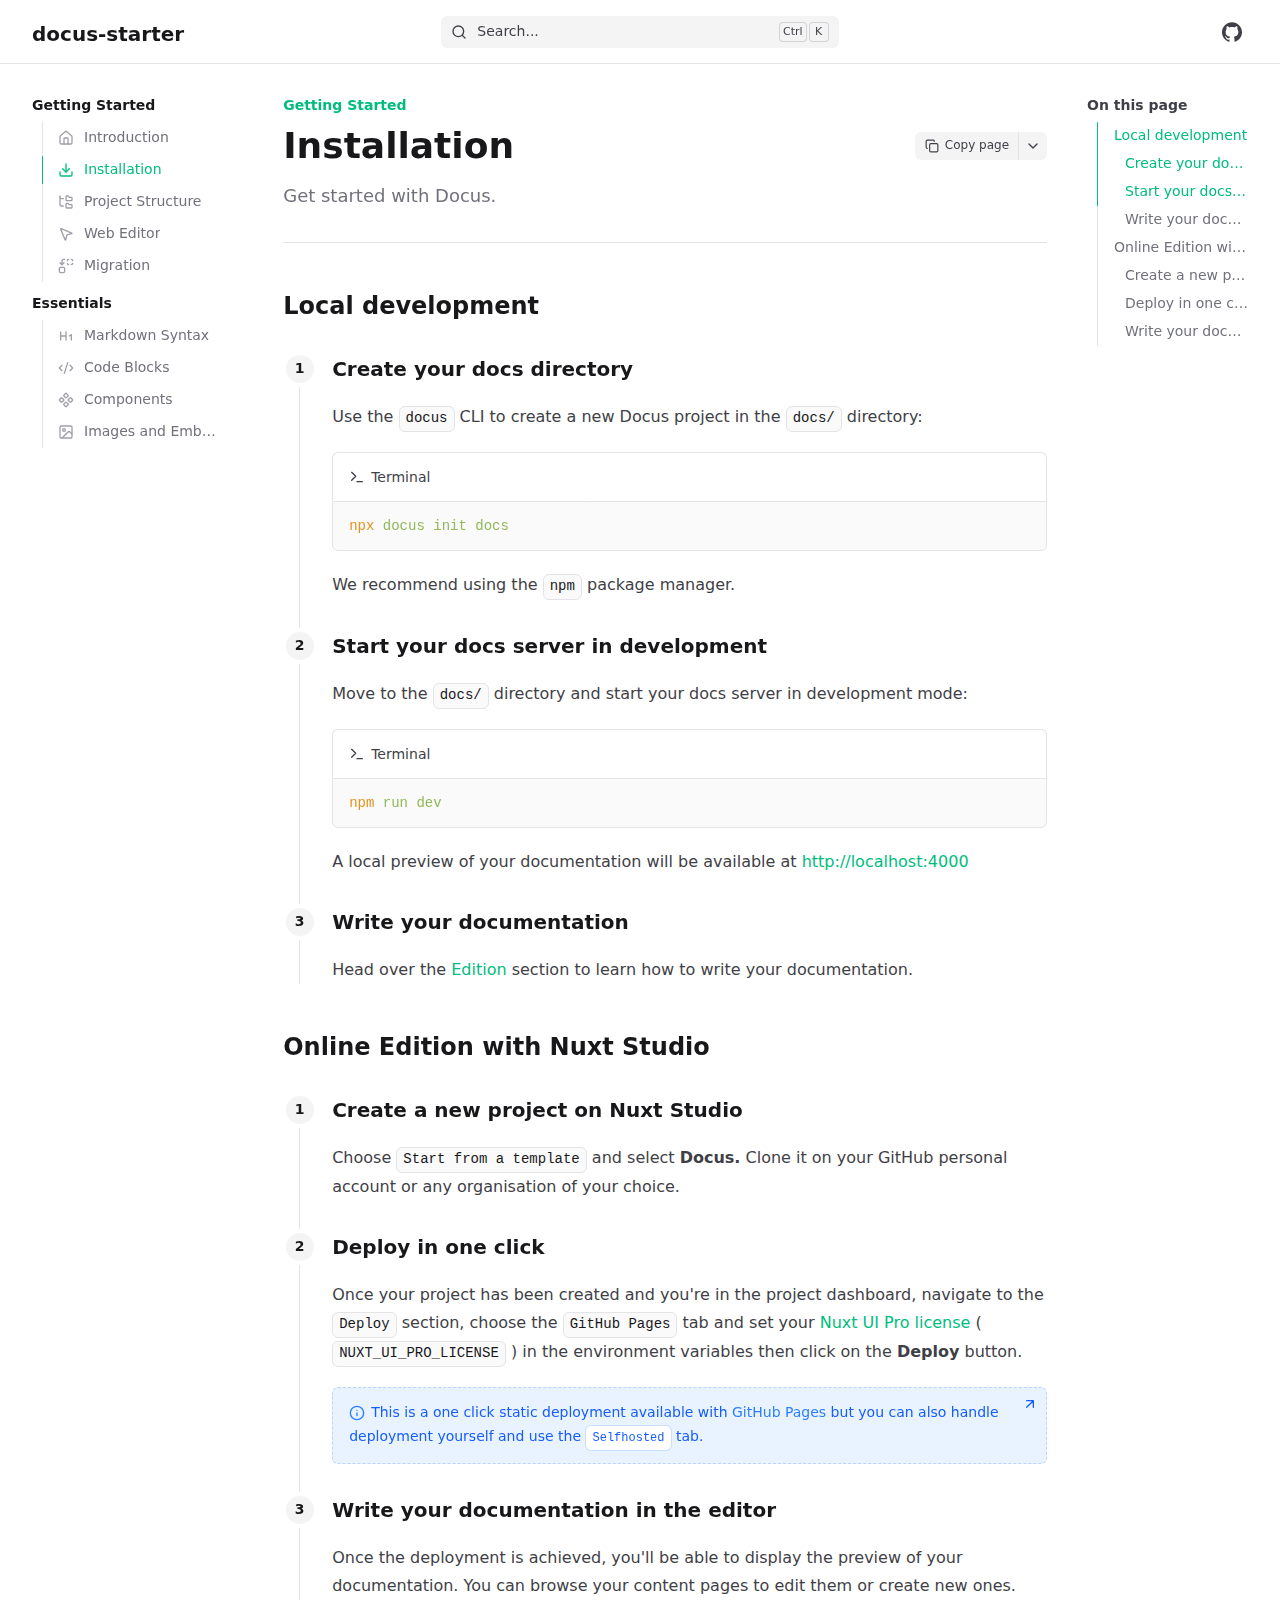
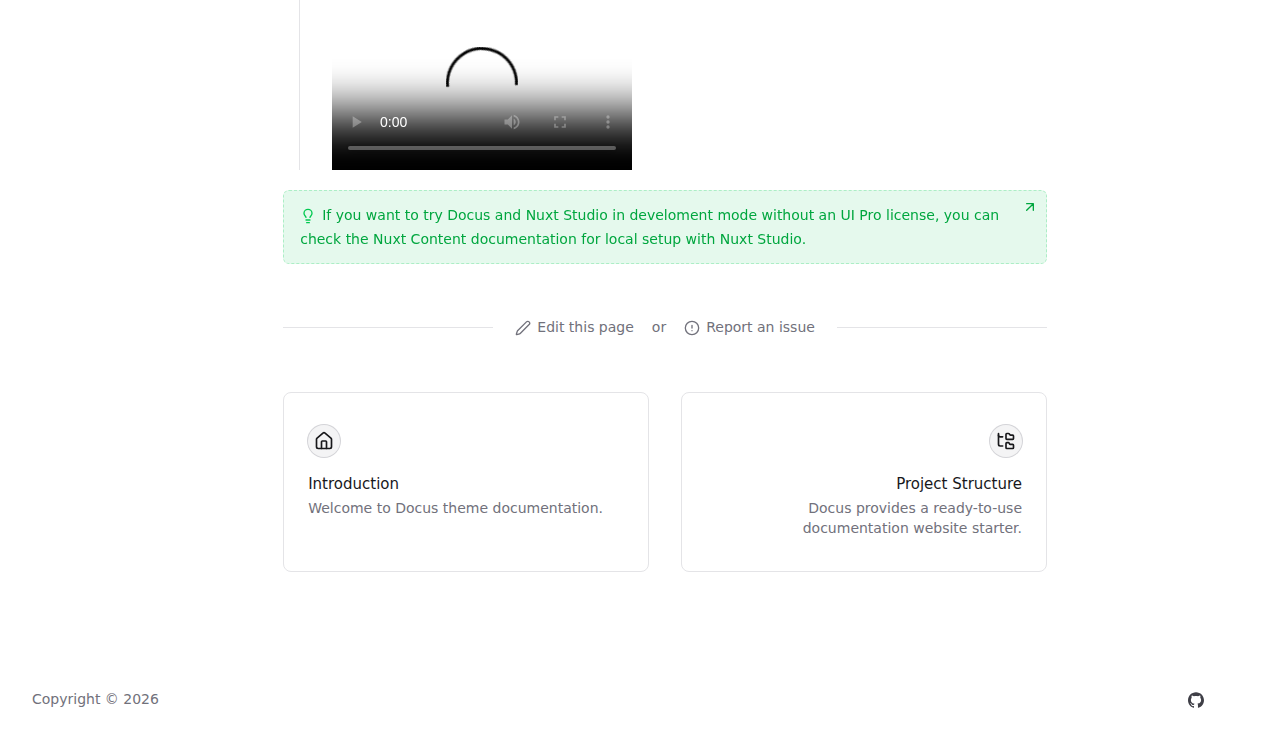
<file: getting-started/installation.html>
<!DOCTYPE html><html  lang="en" dir="ltr"><head><meta charset="utf-8"><meta name="viewport" content="width=device-width, initial-scale=1"><style id="nuxt-ui-colors">@layer base {
  :root {
  --ui-color-primary-50: var(--color-emerald-50, oklch(97.9% 0.021 166.113));
  --ui-color-primary-100: var(--color-emerald-100, oklch(95% 0.052 163.051));
  --ui-color-primary-200: var(--color-emerald-200, oklch(90.5% 0.093 164.15));
  --ui-color-primary-300: var(--color-emerald-300, oklch(84.5% 0.143 164.978));
  --ui-color-primary-400: var(--color-emerald-400, oklch(76.5% 0.177 163.223));
  --ui-color-primary-500: var(--color-emerald-500, oklch(69.6% 0.17 162.48));
  --ui-color-primary-600: var(--color-emerald-600, oklch(59.6% 0.145 163.225));
  --ui-color-primary-700: var(--color-emerald-700, oklch(50.8% 0.118 165.612));
  --ui-color-primary-800: var(--color-emerald-800, oklch(43.2% 0.095 166.913));
  --ui-color-primary-900: var(--color-emerald-900, oklch(37.8% 0.077 168.94));
  --ui-color-primary-950: var(--color-emerald-950, oklch(26.2% 0.051 172.552));
  --ui-color-secondary-50: var(--color-blue-50, oklch(97% 0.014 254.604));
  --ui-color-secondary-100: var(--color-blue-100, oklch(93.2% 0.032 255.585));
  --ui-color-secondary-200: var(--color-blue-200, oklch(88.2% 0.059 254.128));
  --ui-color-secondary-300: var(--color-blue-300, oklch(80.9% 0.105 251.813));
  --ui-color-secondary-400: var(--color-blue-400, oklch(70.7% 0.165 254.624));
  --ui-color-secondary-500: var(--color-blue-500, oklch(62.3% 0.214 259.815));
  --ui-color-secondary-600: var(--color-blue-600, oklch(54.6% 0.245 262.881));
  --ui-color-secondary-700: var(--color-blue-700, oklch(48.8% 0.243 264.376));
  --ui-color-secondary-800: var(--color-blue-800, oklch(42.4% 0.199 265.638));
  --ui-color-secondary-900: var(--color-blue-900, oklch(37.9% 0.146 265.522));
  --ui-color-secondary-950: var(--color-blue-950, oklch(28.2% 0.091 267.935));
  --ui-color-success-50: var(--color-green-50, oklch(98.2% 0.018 155.826));
  --ui-color-success-100: var(--color-green-100, oklch(96.2% 0.044 156.743));
  --ui-color-success-200: var(--color-green-200, oklch(92.5% 0.084 155.995));
  --ui-color-success-300: var(--color-green-300, oklch(87.1% 0.15 154.449));
  --ui-color-success-400: var(--color-green-400, oklch(79.2% 0.209 151.711));
  --ui-color-success-500: var(--color-green-500, oklch(72.3% 0.219 149.579));
  --ui-color-success-600: var(--color-green-600, oklch(62.7% 0.194 149.214));
  --ui-color-success-700: var(--color-green-700, oklch(52.7% 0.154 150.069));
  --ui-color-success-800: var(--color-green-800, oklch(44.8% 0.119 151.328));
  --ui-color-success-900: var(--color-green-900, oklch(39.3% 0.095 152.535));
  --ui-color-success-950: var(--color-green-950, oklch(26.6% 0.065 152.934));
  --ui-color-info-50: var(--color-blue-50, oklch(97% 0.014 254.604));
  --ui-color-info-100: var(--color-blue-100, oklch(93.2% 0.032 255.585));
  --ui-color-info-200: var(--color-blue-200, oklch(88.2% 0.059 254.128));
  --ui-color-info-300: var(--color-blue-300, oklch(80.9% 0.105 251.813));
  --ui-color-info-400: var(--color-blue-400, oklch(70.7% 0.165 254.624));
  --ui-color-info-500: var(--color-blue-500, oklch(62.3% 0.214 259.815));
  --ui-color-info-600: var(--color-blue-600, oklch(54.6% 0.245 262.881));
  --ui-color-info-700: var(--color-blue-700, oklch(48.8% 0.243 264.376));
  --ui-color-info-800: var(--color-blue-800, oklch(42.4% 0.199 265.638));
  --ui-color-info-900: var(--color-blue-900, oklch(37.9% 0.146 265.522));
  --ui-color-info-950: var(--color-blue-950, oklch(28.2% 0.091 267.935));
  --ui-color-warning-50: var(--color-yellow-50, oklch(98.7% 0.026 102.212));
  --ui-color-warning-100: var(--color-yellow-100, oklch(97.3% 0.071 103.193));
  --ui-color-warning-200: var(--color-yellow-200, oklch(94.5% 0.129 101.54));
  --ui-color-warning-300: var(--color-yellow-300, oklch(90.5% 0.182 98.111));
  --ui-color-warning-400: var(--color-yellow-400, oklch(85.2% 0.199 91.936));
  --ui-color-warning-500: var(--color-yellow-500, oklch(79.5% 0.184 86.047));
  --ui-color-warning-600: var(--color-yellow-600, oklch(68.1% 0.162 75.834));
  --ui-color-warning-700: var(--color-yellow-700, oklch(55.4% 0.135 66.442));
  --ui-color-warning-800: var(--color-yellow-800, oklch(47.6% 0.114 61.907));
  --ui-color-warning-900: var(--color-yellow-900, oklch(42.1% 0.095 57.708));
  --ui-color-warning-950: var(--color-yellow-950, oklch(28.6% 0.066 53.813));
  --ui-color-error-50: var(--color-red-50, oklch(97.1% 0.013 17.38));
  --ui-color-error-100: var(--color-red-100, oklch(93.6% 0.032 17.717));
  --ui-color-error-200: var(--color-red-200, oklch(88.5% 0.062 18.334));
  --ui-color-error-300: var(--color-red-300, oklch(80.8% 0.114 19.571));
  --ui-color-error-400: var(--color-red-400, oklch(70.4% 0.191 22.216));
  --ui-color-error-500: var(--color-red-500, oklch(63.7% 0.237 25.331));
  --ui-color-error-600: var(--color-red-600, oklch(57.7% 0.245 27.325));
  --ui-color-error-700: var(--color-red-700, oklch(50.5% 0.213 27.518));
  --ui-color-error-800: var(--color-red-800, oklch(44.4% 0.177 26.899));
  --ui-color-error-900: var(--color-red-900, oklch(39.6% 0.141 25.723));
  --ui-color-error-950: var(--color-red-950, oklch(25.8% 0.092 26.042));
  --ui-color-neutral-50: var(--color-zinc-50, oklch(98.5% 0 0));
  --ui-color-neutral-100: var(--color-zinc-100, oklch(96.7% 0.001 286.375));
  --ui-color-neutral-200: var(--color-zinc-200, oklch(92% 0.004 286.32));
  --ui-color-neutral-300: var(--color-zinc-300, oklch(87.1% 0.006 286.286));
  --ui-color-neutral-400: var(--color-zinc-400, oklch(70.5% 0.015 286.067));
  --ui-color-neutral-500: var(--color-zinc-500, oklch(55.2% 0.016 285.938));
  --ui-color-neutral-600: var(--color-zinc-600, oklch(44.2% 0.017 285.786));
  --ui-color-neutral-700: var(--color-zinc-700, oklch(37% 0.013 285.805));
  --ui-color-neutral-800: var(--color-zinc-800, oklch(27.4% 0.006 286.033));
  --ui-color-neutral-900: var(--color-zinc-900, oklch(21% 0.006 285.885));
  --ui-color-neutral-950: var(--color-zinc-950, oklch(14.1% 0.005 285.823));
  }
  :root, .light {
  --ui-primary: var(--ui-color-primary-500);
  --ui-secondary: var(--ui-color-secondary-500);
  --ui-success: var(--ui-color-success-500);
  --ui-info: var(--ui-color-info-500);
  --ui-warning: var(--ui-color-warning-500);
  --ui-error: var(--ui-color-error-500);
  }
  .dark {
  --ui-primary: var(--ui-color-primary-400);
  --ui-secondary: var(--ui-color-secondary-400);
  --ui-success: var(--ui-color-success-400);
  --ui-info: var(--ui-color-info-400);
  --ui-warning: var(--ui-color-warning-400);
  --ui-error: var(--ui-color-error-400);
  }
}</style><script type="importmap">{"imports":{"#entry":"/_nuxt/DOg0ad1Z.js"}}</script><title>Installation - docus-starter</title><style>/*! tailwindcss v4.1.13 | MIT License | https://tailwindcss.com */.shiki span.line{display:block}.shiki span.line.highlight{background-color:var(--ui-bg-accented);margin:0 -16px;padding:0 16px}@supports (color:color-mix(in lab,red,red)){.shiki span.line.highlight{background-color:color-mix(in oklab,var(--ui-bg-accented)50%,transparent)}}</style><link rel="stylesheet" href="/_nuxt/entry.DAQ5gne3.css" crossorigin><style>@layer components {:where(.i-lucide\:alert-circle){display:inline-block;width:1em;height:1em;background-color:currentColor;-webkit-mask-image:var(--svg);mask-image:var(--svg);-webkit-mask-repeat:no-repeat;mask-repeat:no-repeat;-webkit-mask-size:100% 100%;mask-size:100% 100%;--svg:url("data:image/svg+xml,%3Csvg xmlns='http://www.w3.org/2000/svg' viewBox='0 0 24 24' width='24' height='24'%3E%3Cg fill='none' stroke='black' stroke-linecap='round' stroke-linejoin='round' stroke-width='2'%3E%3Ccircle cx='12' cy='12' r='10'/%3E%3Cpath d='M12 8v4m0 4h.01'/%3E%3C/g%3E%3C/svg%3E")}:where(.i-lucide\:arrow-up-right){display:inline-block;width:1em;height:1em;background-color:currentColor;-webkit-mask-image:var(--svg);mask-image:var(--svg);-webkit-mask-repeat:no-repeat;mask-repeat:no-repeat;-webkit-mask-size:100% 100%;mask-size:100% 100%;--svg:url("data:image/svg+xml,%3Csvg xmlns='http://www.w3.org/2000/svg' viewBox='0 0 24 24' width='24' height='24'%3E%3Cpath fill='none' stroke='black' stroke-linecap='round' stroke-linejoin='round' stroke-width='2' d='M7 7h10v10M7 17L17 7'/%3E%3C/svg%3E")}:where(.i-lucide\:chevron-down){display:inline-block;width:1em;height:1em;background-color:currentColor;-webkit-mask-image:var(--svg);mask-image:var(--svg);-webkit-mask-repeat:no-repeat;mask-repeat:no-repeat;-webkit-mask-size:100% 100%;mask-size:100% 100%;--svg:url("data:image/svg+xml,%3Csvg xmlns='http://www.w3.org/2000/svg' viewBox='0 0 24 24' width='24' height='24'%3E%3Cpath fill='none' stroke='black' stroke-linecap='round' stroke-linejoin='round' stroke-width='2' d='m6 9l6 6l6-6'/%3E%3C/svg%3E")}:where(.i-lucide\:code-xml){display:inline-block;width:1em;height:1em;background-color:currentColor;-webkit-mask-image:var(--svg);mask-image:var(--svg);-webkit-mask-repeat:no-repeat;mask-repeat:no-repeat;-webkit-mask-size:100% 100%;mask-size:100% 100%;--svg:url("data:image/svg+xml,%3Csvg xmlns='http://www.w3.org/2000/svg' viewBox='0 0 24 24' width='24' height='24'%3E%3Cpath fill='none' stroke='black' stroke-linecap='round' stroke-linejoin='round' stroke-width='2' d='m18 16l4-4l-4-4M6 8l-4 4l4 4m8.5-12l-5 16'/%3E%3C/svg%3E")}:where(.i-lucide\:component){display:inline-block;width:1em;height:1em;background-color:currentColor;-webkit-mask-image:var(--svg);mask-image:var(--svg);-webkit-mask-repeat:no-repeat;mask-repeat:no-repeat;-webkit-mask-size:100% 100%;mask-size:100% 100%;--svg:url("data:image/svg+xml,%3Csvg xmlns='http://www.w3.org/2000/svg' viewBox='0 0 24 24' width='24' height='24'%3E%3Cpath fill='none' stroke='black' stroke-linecap='round' stroke-linejoin='round' stroke-width='2' d='M15.536 11.293a1 1 0 0 0 0 1.414l2.376 2.377a1 1 0 0 0 1.414 0l2.377-2.377a1 1 0 0 0 0-1.414l-2.377-2.377a1 1 0 0 0-1.414 0zm-13.239 0a1 1 0 0 0 0 1.414l2.377 2.377a1 1 0 0 0 1.414 0l2.377-2.377a1 1 0 0 0 0-1.414L6.088 8.916a1 1 0 0 0-1.414 0zm6.619 6.619a1 1 0 0 0 0 1.415l2.377 2.376a1 1 0 0 0 1.414 0l2.377-2.376a1 1 0 0 0 0-1.415l-2.377-2.376a1 1 0 0 0-1.414 0zm0-13.238a1 1 0 0 0 0 1.414l2.377 2.376a1 1 0 0 0 1.414 0l2.377-2.376a1 1 0 0 0 0-1.414l-2.377-2.377a1 1 0 0 0-1.414 0z'/%3E%3C/svg%3E")}:where(.i-lucide\:copy){display:inline-block;width:1em;height:1em;background-color:currentColor;-webkit-mask-image:var(--svg);mask-image:var(--svg);-webkit-mask-repeat:no-repeat;mask-repeat:no-repeat;-webkit-mask-size:100% 100%;mask-size:100% 100%;--svg:url("data:image/svg+xml,%3Csvg xmlns='http://www.w3.org/2000/svg' viewBox='0 0 24 24' width='24' height='24'%3E%3Cg fill='none' stroke='black' stroke-linecap='round' stroke-linejoin='round' stroke-width='2'%3E%3Crect width='14' height='14' x='8' y='8' rx='2' ry='2'/%3E%3Cpath d='M4 16c-1.1 0-2-.9-2-2V4c0-1.1.9-2 2-2h10c1.1 0 2 .9 2 2'/%3E%3C/g%3E%3C/svg%3E")}:where(.i-lucide\:download){display:inline-block;width:1em;height:1em;background-color:currentColor;-webkit-mask-image:var(--svg);mask-image:var(--svg);-webkit-mask-repeat:no-repeat;mask-repeat:no-repeat;-webkit-mask-size:100% 100%;mask-size:100% 100%;--svg:url("data:image/svg+xml,%3Csvg xmlns='http://www.w3.org/2000/svg' viewBox='0 0 24 24' width='24' height='24'%3E%3Cg fill='none' stroke='black' stroke-linecap='round' stroke-linejoin='round' stroke-width='2'%3E%3Cpath d='M12 15V3m9 12v4a2 2 0 0 1-2 2H5a2 2 0 0 1-2-2v-4'/%3E%3Cpath d='m7 10l5 5l5-5'/%3E%3C/g%3E%3C/svg%3E")}:where(.i-lucide\:folder-tree){display:inline-block;width:1em;height:1em;background-color:currentColor;-webkit-mask-image:var(--svg);mask-image:var(--svg);-webkit-mask-repeat:no-repeat;mask-repeat:no-repeat;-webkit-mask-size:100% 100%;mask-size:100% 100%;--svg:url("data:image/svg+xml,%3Csvg xmlns='http://www.w3.org/2000/svg' viewBox='0 0 24 24' width='24' height='24'%3E%3Cg fill='none' stroke='black' stroke-linecap='round' stroke-linejoin='round' stroke-width='2'%3E%3Cpath d='M20 10a1 1 0 0 0 1-1V6a1 1 0 0 0-1-1h-2.5a1 1 0 0 1-.8-.4l-.9-1.2A1 1 0 0 0 15 3h-2a1 1 0 0 0-1 1v5a1 1 0 0 0 1 1Zm0 11a1 1 0 0 0 1-1v-3a1 1 0 0 0-1-1h-2.9a1 1 0 0 1-.88-.55l-.42-.85a1 1 0 0 0-.92-.6H13a1 1 0 0 0-1 1v5a1 1 0 0 0 1 1ZM3 5a2 2 0 0 0 2 2h3'/%3E%3Cpath d='M3 3v13a2 2 0 0 0 2 2h3'/%3E%3C/g%3E%3C/svg%3E")}:where(.i-lucide\:hash){display:inline-block;width:1em;height:1em;background-color:currentColor;-webkit-mask-image:var(--svg);mask-image:var(--svg);-webkit-mask-repeat:no-repeat;mask-repeat:no-repeat;-webkit-mask-size:100% 100%;mask-size:100% 100%;--svg:url("data:image/svg+xml,%3Csvg xmlns='http://www.w3.org/2000/svg' viewBox='0 0 24 24' width='24' height='24'%3E%3Cpath fill='none' stroke='black' stroke-linecap='round' stroke-linejoin='round' stroke-width='2' d='M4 9h16M4 15h16M10 3L8 21m8-18l-2 18'/%3E%3C/svg%3E")}:where(.i-lucide\:heading-1){display:inline-block;width:1em;height:1em;background-color:currentColor;-webkit-mask-image:var(--svg);mask-image:var(--svg);-webkit-mask-repeat:no-repeat;mask-repeat:no-repeat;-webkit-mask-size:100% 100%;mask-size:100% 100%;--svg:url("data:image/svg+xml,%3Csvg xmlns='http://www.w3.org/2000/svg' viewBox='0 0 24 24' width='24' height='24'%3E%3Cpath fill='none' stroke='black' stroke-linecap='round' stroke-linejoin='round' stroke-width='2' d='M4 12h8m-8 6V6m8 12V6m5 6l3-2v8'/%3E%3C/svg%3E")}:where(.i-lucide\:house){display:inline-block;width:1em;height:1em;background-color:currentColor;-webkit-mask-image:var(--svg);mask-image:var(--svg);-webkit-mask-repeat:no-repeat;mask-repeat:no-repeat;-webkit-mask-size:100% 100%;mask-size:100% 100%;--svg:url("data:image/svg+xml,%3Csvg xmlns='http://www.w3.org/2000/svg' viewBox='0 0 24 24' width='24' height='24'%3E%3Cg fill='none' stroke='black' stroke-linecap='round' stroke-linejoin='round' stroke-width='2'%3E%3Cpath d='M15 21v-8a1 1 0 0 0-1-1h-4a1 1 0 0 0-1 1v8'/%3E%3Cpath d='M3 10a2 2 0 0 1 .709-1.528l7-6a2 2 0 0 1 2.582 0l7 6A2 2 0 0 1 21 10v9a2 2 0 0 1-2 2H5a2 2 0 0 1-2-2z'/%3E%3C/g%3E%3C/svg%3E")}:where(.i-lucide\:image){display:inline-block;width:1em;height:1em;background-color:currentColor;-webkit-mask-image:var(--svg);mask-image:var(--svg);-webkit-mask-repeat:no-repeat;mask-repeat:no-repeat;-webkit-mask-size:100% 100%;mask-size:100% 100%;--svg:url("data:image/svg+xml,%3Csvg xmlns='http://www.w3.org/2000/svg' viewBox='0 0 24 24' width='24' height='24'%3E%3Cg fill='none' stroke='black' stroke-linecap='round' stroke-linejoin='round' stroke-width='2'%3E%3Crect width='18' height='18' x='3' y='3' rx='2' ry='2'/%3E%3Ccircle cx='9' cy='9' r='2'/%3E%3Cpath d='m21 15l-3.086-3.086a2 2 0 0 0-2.828 0L6 21'/%3E%3C/g%3E%3C/svg%3E")}:where(.i-lucide\:info){display:inline-block;width:1em;height:1em;background-color:currentColor;-webkit-mask-image:var(--svg);mask-image:var(--svg);-webkit-mask-repeat:no-repeat;mask-repeat:no-repeat;-webkit-mask-size:100% 100%;mask-size:100% 100%;--svg:url("data:image/svg+xml,%3Csvg xmlns='http://www.w3.org/2000/svg' viewBox='0 0 24 24' width='24' height='24'%3E%3Cg fill='none' stroke='black' stroke-linecap='round' stroke-linejoin='round' stroke-width='2'%3E%3Ccircle cx='12' cy='12' r='10'/%3E%3Cpath d='M12 16v-4m0-4h.01'/%3E%3C/g%3E%3C/svg%3E")}:where(.i-lucide\:lightbulb){display:inline-block;width:1em;height:1em;background-color:currentColor;-webkit-mask-image:var(--svg);mask-image:var(--svg);-webkit-mask-repeat:no-repeat;mask-repeat:no-repeat;-webkit-mask-size:100% 100%;mask-size:100% 100%;--svg:url("data:image/svg+xml,%3Csvg xmlns='http://www.w3.org/2000/svg' viewBox='0 0 24 24' width='24' height='24'%3E%3Cpath fill='none' stroke='black' stroke-linecap='round' stroke-linejoin='round' stroke-width='2' d='M15 14c.2-1 .7-1.7 1.5-2.5c1-.9 1.5-2.2 1.5-3.5A6 6 0 0 0 6 8c0 1 .2 2.2 1.5 3.5c.7.7 1.3 1.5 1.5 2.5m0 4h6m-5 4h4'/%3E%3C/svg%3E")}:where(.i-lucide\:mouse-pointer-2){display:inline-block;width:1em;height:1em;background-color:currentColor;-webkit-mask-image:var(--svg);mask-image:var(--svg);-webkit-mask-repeat:no-repeat;mask-repeat:no-repeat;-webkit-mask-size:100% 100%;mask-size:100% 100%;--svg:url("data:image/svg+xml,%3Csvg xmlns='http://www.w3.org/2000/svg' viewBox='0 0 24 24' width='24' height='24'%3E%3Cpath fill='none' stroke='black' stroke-linecap='round' stroke-linejoin='round' stroke-width='2' d='M4.037 4.688a.495.495 0 0 1 .651-.651l16 6.5a.5.5 0 0 1-.063.947l-6.124 1.58a2 2 0 0 0-1.438 1.435l-1.579 6.126a.5.5 0 0 1-.947.063z'/%3E%3C/svg%3E")}:where(.i-lucide\:pen){display:inline-block;width:1em;height:1em;background-color:currentColor;-webkit-mask-image:var(--svg);mask-image:var(--svg);-webkit-mask-repeat:no-repeat;mask-repeat:no-repeat;-webkit-mask-size:100% 100%;mask-size:100% 100%;--svg:url("data:image/svg+xml,%3Csvg xmlns='http://www.w3.org/2000/svg' viewBox='0 0 24 24' width='24' height='24'%3E%3Cpath fill='none' stroke='black' stroke-linecap='round' stroke-linejoin='round' stroke-width='2' d='M21.174 6.812a1 1 0 0 0-3.986-3.987L3.842 16.174a2 2 0 0 0-.5.83l-1.321 4.352a.5.5 0 0 0 .623.622l4.353-1.32a2 2 0 0 0 .83-.497z'/%3E%3C/svg%3E")}:where(.i-lucide\:replace){display:inline-block;width:1em;height:1em;background-color:currentColor;-webkit-mask-image:var(--svg);mask-image:var(--svg);-webkit-mask-repeat:no-repeat;mask-repeat:no-repeat;-webkit-mask-size:100% 100%;mask-size:100% 100%;--svg:url("data:image/svg+xml,%3Csvg xmlns='http://www.w3.org/2000/svg' viewBox='0 0 24 24' width='24' height='24'%3E%3Cg fill='none' stroke='black' stroke-linecap='round' stroke-linejoin='round' stroke-width='2'%3E%3Cpath d='M14 4a2 2 0 0 1 2-2m0 8a2 2 0 0 1-2-2m6-6a2 2 0 0 1 2 2m0 4a2 2 0 0 1-2 2M3 7l3 3l3-3'/%3E%3Cpath d='M6 10V5a3 3 0 0 1 3-3h1'/%3E%3Crect width='8' height='8' x='2' y='14' rx='2'/%3E%3C/g%3E%3C/svg%3E")}:where(.i-lucide\:search){display:inline-block;width:1em;height:1em;background-color:currentColor;-webkit-mask-image:var(--svg);mask-image:var(--svg);-webkit-mask-repeat:no-repeat;mask-repeat:no-repeat;-webkit-mask-size:100% 100%;mask-size:100% 100%;--svg:url("data:image/svg+xml,%3Csvg xmlns='http://www.w3.org/2000/svg' viewBox='0 0 24 24' width='24' height='24'%3E%3Cg fill='none' stroke='black' stroke-linecap='round' stroke-linejoin='round' stroke-width='2'%3E%3Cpath d='m21 21l-4.34-4.34'/%3E%3Ccircle cx='11' cy='11' r='8'/%3E%3C/g%3E%3C/svg%3E")}:where(.i-lucide\:terminal){display:inline-block;width:1em;height:1em;background-color:currentColor;-webkit-mask-image:var(--svg);mask-image:var(--svg);-webkit-mask-repeat:no-repeat;mask-repeat:no-repeat;-webkit-mask-size:100% 100%;mask-size:100% 100%;--svg:url("data:image/svg+xml,%3Csvg xmlns='http://www.w3.org/2000/svg' viewBox='0 0 24 24' width='24' height='24'%3E%3Cpath fill='none' stroke='black' stroke-linecap='round' stroke-linejoin='round' stroke-width='2' d='M12 19h8M4 17l6-6l-6-6'/%3E%3C/svg%3E")}:where(.i-simple-icons\:github){display:inline-block;width:1em;height:1em;background-color:currentColor;-webkit-mask-image:var(--svg);mask-image:var(--svg);-webkit-mask-repeat:no-repeat;mask-repeat:no-repeat;-webkit-mask-size:100% 100%;mask-size:100% 100%;--svg:url("data:image/svg+xml,%3Csvg xmlns='http://www.w3.org/2000/svg' viewBox='0 0 24 24' width='24' height='24'%3E%3Cpath fill='black' d='M12 .297c-6.63 0-12 5.373-12 12c0 5.303 3.438 9.8 8.205 11.385c.6.113.82-.258.82-.577c0-.285-.01-1.04-.015-2.04c-3.338.724-4.042-1.61-4.042-1.61C4.422 18.07 3.633 17.7 3.633 17.7c-1.087-.744.084-.729.084-.729c1.205.084 1.838 1.236 1.838 1.236c1.07 1.835 2.809 1.305 3.495.998c.108-.776.417-1.305.76-1.605c-2.665-.3-5.466-1.332-5.466-5.93c0-1.31.465-2.38 1.235-3.22c-.135-.303-.54-1.523.105-3.176c0 0 1.005-.322 3.3 1.23c.96-.267 1.98-.399 3-.405c1.02.006 2.04.138 3 .405c2.28-1.552 3.285-1.23 3.285-1.23c.645 1.653.24 2.873.12 3.176c.765.84 1.23 1.91 1.23 3.22c0 4.61-2.805 5.625-5.475 5.92c.42.36.81 1.096.81 2.22c0 1.606-.015 2.896-.015 3.286c0 .315.21.69.825.57C20.565 22.092 24 17.592 24 12.297c0-6.627-5.373-12-12-12'/%3E%3C/svg%3E")}}</style><link rel="preload" as="fetch" crossorigin="anonymous" href="/getting-started/installation/_payload.json?ea280306-3e6f-47d0-be66-f5a0245a5b65"><link rel="modulepreload" as="script" crossorigin href="/_nuxt/DOg0ad1Z.js"><link rel="modulepreload" as="script" crossorigin href="/_nuxt/PxIdVtar.js"><link rel="modulepreload" as="script" crossorigin href="/_nuxt/Cjca5kI1.js"><link rel="modulepreload" as="script" crossorigin href="/_nuxt/Btxo3zUf.js"><link rel="modulepreload" as="script" crossorigin href="/_nuxt/DV-2jwmH.js"><link rel="modulepreload" as="script" crossorigin href="/_nuxt/BN_7HF1G.js"><link rel="modulepreload" as="script" crossorigin href="/_nuxt/D88Bi43a.js"><link rel="modulepreload" as="script" crossorigin href="/_nuxt/BSeOcyIn.js"><link rel="modulepreload" as="script" crossorigin href="/_nuxt/Cndr6wSg.js"><link rel="modulepreload" as="script" crossorigin href="/_nuxt/BQU6QX_N.js"><link rel="modulepreload" as="script" crossorigin href="/_nuxt/CXSCLjL-.js"><link rel="modulepreload" as="script" crossorigin href="/_nuxt/qzuPE6p4.js"><link rel="modulepreload" as="script" crossorigin href="/_nuxt/C4Vbx7oT.js"><link rel="modulepreload" as="script" crossorigin href="/_nuxt/nmcmQcLE.js"><link rel="modulepreload" as="script" crossorigin href="/_nuxt/B058T9e5.js"><link rel="modulepreload" as="script" crossorigin href="/_nuxt/BkDGhI9Z.js"><link rel="modulepreload" as="script" crossorigin href="/_nuxt/tijRrzkl.js"><link rel="modulepreload" as="script" crossorigin href="/_nuxt/B-C8EXtL.js"><link rel="modulepreload" as="script" crossorigin href="/_nuxt/Bb0-3JsP.js"><link rel="preload" as="fetch" fetchpriority="low" crossorigin="anonymous" href="/_nuxt/builds/meta/ea280306-3e6f-47d0-be66-f5a0245a5b65.json"><link rel="prefetch" as="style" crossorigin href="/_nuxt/index.BwTBaIXH.css"><link rel="prefetch" as="script" crossorigin href="/_nuxt/XgZxCYAN.js"><link rel="prefetch" as="script" crossorigin href="/_nuxt/Bjn7hK3Y.js"><link rel="prefetch" as="script" crossorigin href="/_nuxt/BgPLo4XW.js"><link rel="prefetch" as="script" crossorigin href="/_nuxt/lDCt5PN4.js"><meta property="og:image" content="/__og-image__/static/getting-started/installation/og.png"><meta property="og:image:type" content="image/png"><meta name="twitter:card" content="summary_large_image"><meta name="twitter:image" content="/__og-image__/static/getting-started/installation/og.png"><meta name="twitter:image:src" content="/__og-image__/static/getting-started/installation/og.png"><meta property="og:image:width" content="1200"><meta name="twitter:image:width" content="1200"><meta property="og:image:height" content="600"><meta name="twitter:image:height" content="600"><meta name="robots" content="index, follow, max-image-preview:large, max-snippet:-1, max-video-preview:-1"><link rel="icon" href="/favicon.ico"><meta name="description" content="Get started with Docus documentation theme."><meta property="og:site_name" content="docus-starter"><meta property="og:title" content="Installation"><meta property="og:description" content="Get started with Docus documentation theme."><script type="module" src="/_nuxt/DOg0ad1Z.js" crossorigin></script><script>"use strict";(()=>{const t=window,e=document.documentElement,c=["dark","light"],n=getStorageValue("localStorage","nuxt-color-mode")||"system";let i=n==="system"?u():n;const r=e.getAttribute("data-color-mode-forced");r&&(i=r),l(i),t["__NUXT_COLOR_MODE__"]={preference:n,value:i,getColorScheme:u,addColorScheme:l,removeColorScheme:d};function l(o){const s=""+o+"",a="";e.classList?e.classList.add(s):e.className+=" "+s,a&&e.setAttribute("data-"+a,o)}function d(o){const s=""+o+"",a="";e.classList?e.classList.remove(s):e.className=e.className.replace(new RegExp(s,"g"),""),a&&e.removeAttribute("data-"+a)}function f(o){return t.matchMedia("(prefers-color-scheme"+o+")")}function u(){if(t.matchMedia&&f("").media!=="not all"){for(const o of c)if(f(":"+o).matches)return o}return"light"}})();function getStorageValue(t,e){switch(t){case"localStorage":return window.localStorage.getItem(e);case"sessionStorage":return window.sessionStorage.getItem(e);case"cookie":return getCookie(e);default:return null}}function getCookie(t){const c=("; "+window.document.cookie).split("; "+t+"=");if(c.length===2)return c.pop()?.split(";").shift()}</script></head><body><div id="__nuxt" class="isolate"><!--[--><!--[--><!--[--><!--[--><!--[--><div class="nuxt-loading-indicator" style="position:fixed;top:0;right:0;left:0;pointer-events:none;width:auto;height:3px;opacity:0;background:var(--ui-primary);background-size:0% auto;transform:scaleX(0%);transform-origin:left;transition:transform 0.1s, height 0.4s, opacity 0.4s;z-index:999999;"></div><!--[--><!--[--><!----><!----><!----><header class="bg-default/75 backdrop-blur border-b border-default h-(--ui-header-height) sticky top-0 z-50"><!--[--><!--]--><div class="w-full max-w-(--ui-container) mx-auto px-4 sm:px-6 lg:px-8 flex items-center justify-between gap-3 h-full"><!--[--><div class="lg:flex-1 flex items-center gap-1.5"><!----><!--[--><a href="/" aria-label="docus-starter" class="focus-visible:outline-primary hover:text-default transition-colors shrink-0 font-bold text-xl text-highlighted flex items-end gap-1.5"><!--[--><!--[--><!--[--><span class="h-6 w-auto shrink-0">docus-starter</span><!--]--><!--]--><!--]--></a><!--]--></div><div class="hidden lg:flex flex-1"><!--[--><!--[--><!----><!--[--><!--[--><button type="button" class="rounded-md font-medium inline-flex items-center disabled:cursor-not-allowed aria-disabled:cursor-not-allowed disabled:opacity-75 aria-disabled:opacity-75 transition-colors px-2.5 py-1.5 text-sm gap-1.5 text-default bg-elevated hover:bg-accented/75 active:bg-accented/75 focus:outline-none focus-visible:bg-accented/75 disabled:bg-elevated aria-disabled:bg-elevated w-full"><!--[--><!--[--><span class="iconify i-lucide:search shrink-0 size-4 mr-1" aria-hidden="true" style=""></span><!--]--><!--[--><span class="truncate">Search...</span><!--]--><!--[--><div class="hidden lg:flex items-center gap-0.5 ms-auto"><!--[--><!--[--><kbd class="inline-flex items-center justify-center px-1 rounded-sm font-medium font-sans h-5 min-w-[20px] text-[11px] ring ring-inset ring-accented text-default bg-elevated"><!--[--> <!--]--></kbd><kbd class="inline-flex items-center justify-center px-1 rounded-sm font-medium font-sans h-5 min-w-[20px] text-[11px] ring ring-inset ring-accented text-default bg-elevated"><!--[-->K<!--]--></kbd><!--]--><!--]--></div><!--]--><!--]--></button><!--]--><!--]--><!--]--><!--]--></div><div class="flex items-center justify-end lg:flex-1 gap-1.5"><!--[--><div></div><!----><!--[--><!----><!--[--><!--[--><button type="button" aria-label="Search..." class="rounded-md font-medium inline-flex items-center disabled:cursor-not-allowed aria-disabled:cursor-not-allowed disabled:opacity-75 aria-disabled:opacity-75 transition-colors text-sm gap-1.5 text-default hover:bg-elevated active:bg-elevated focus:outline-none focus-visible:bg-elevated hover:disabled:bg-transparent dark:hover:disabled:bg-transparent hover:aria-disabled:bg-transparent dark:hover:aria-disabled:bg-transparent p-1.5 lg:hidden"><!--[--><!--[--><span class="iconify i-lucide:search shrink-0 size-5" aria-hidden="true" style=""></span><!--]--><!--[--><!----><!--]--><!--[--><!----><!--]--><!--]--></button><!--]--><!--]--><!--]--><!--[--><div class="h-8 w-8 animate-pulse bg-neutral-200 dark:bg-neutral-800 rounded-md"></div><!--]--><!--[--><!--[--><!--[--><a href="https://github.com/larbish/docus-4.2" rel="noopener noreferrer" target="_blank" aria-label="GitHub" class="rounded-md font-medium inline-flex items-center disabled:cursor-not-allowed aria-disabled:cursor-not-allowed disabled:opacity-75 aria-disabled:opacity-75 transition-colors text-sm gap-1.5 text-default hover:bg-elevated active:bg-elevated focus:outline-none focus-visible:bg-elevated hover:disabled:bg-transparent dark:hover:disabled:bg-transparent hover:aria-disabled:bg-transparent dark:hover:aria-disabled:bg-transparent p-1.5"><!--[--><!--[--><span class="iconify i-simple-icons:github shrink-0 size-5" aria-hidden="true" style=""></span><!--]--><!--[--><!----><!--]--><!--[--><!----><!--]--><!--]--></a><!--]--><!--]--><!--]--><!--]--><!--[--><!--[--><!--[--><button type="button" class="rounded-md font-medium inline-flex items-center disabled:cursor-not-allowed aria-disabled:cursor-not-allowed disabled:opacity-75 aria-disabled:opacity-75 transition-colors text-xs gap-1.5 text-default hover:bg-elevated active:bg-elevated focus:outline-none focus-visible:bg-elevated hover:disabled:bg-transparent dark:hover:disabled:bg-transparent hover:aria-disabled:bg-transparent dark:hover:aria-disabled:bg-transparent p-1.5 -me-1.5 lg:hidden"><!--[--><!--[--><!----><!--]--><!--[--><svg xmlns="http://www.w3.org/2000/svg" class="size-5" viewBox="0 0 24 24" fill="none" stroke="currentColor" stroke-width="2" stroke-linecap="round" stroke-linejoin="round"><line x1="4" y1="6" x2="20" y2="6" class="outline-none"></line><line x1="4" y1="12" x2="20" y2="12" class="outline-none"></line><line x1="4" y1="18" x2="20" y2="18" class="outline-none"></line></svg><!--]--><!--[--><!----><!--]--><!--]--></button><!--]--><!--]--><!--]--></div><!--]--></div><!--[--><!--]--></header><!--[--><!----><!--v-if--><!--]--><!--]--><main class="min-h-[calc(100vh-var(--ui-header-height))]"><!--[--><div class="w-full max-w-(--ui-container) mx-auto px-4 sm:px-6 lg:px-8"><!--[--><div class="flex flex-col lg:grid lg:grid-cols-10 lg:gap-10"><aside class="hidden overflow-y-auto lg:block lg:max-h-[calc(100vh-var(--ui-header-height))] lg:sticky lg:top-(--ui-header-height) py-8 lg:ps-4 lg:-ms-4 lg:pe-6.5 lg:col-span-2"><div class="relative"><!----><!--[--><div></div><!--[--><!----><nav><ul class="isolate -mx-2.5 -mt-1.5"><!--[--><!--[--><!--[--><li data-state="open" data-orientation="vertical" class="flex flex-col data-[state=open]:mb-1.5"><!--[--><!--[--><button type="button" aria-controls aria-expanded="true" data-state="open" id="reka-accordion-trigger-v-0-0-0" data-reka-collection-item data-orientation="vertical" class="group relative w-full px-2.5 py-1.5 before:inset-y-px before:inset-x-0 flex items-center gap-1.5 text-sm before:absolute before:z-[-1] before:rounded-md focus:outline-none focus-visible:outline-none focus-visible:before:ring-inset focus-visible:before:ring-2 focus-visible:before:ring-primary text-muted hover:text-highlighted data-[state=open]:text-highlighted transition-colors font-semibold focus-visible:ring-primary"><!--[--><!--[--><!--[--><!--[--><!----><!--]--><span class="truncate"><!--[-->Getting Started<!--]--><!----></span><span class="ms-auto gap-1.5 items-center hidden"><!--[--><!----><span class="iconify i-lucide:chevron-down size-5 transform transition-transform duration-200 shrink-0 group-data-[state=open]:rotate-180" aria-hidden="true" style=""></span><!--]--></span><!--]--><!--]--><!--]--></button><div role="region" aria-labelledby="reka-accordion-trigger-v-0-0-0" data-orientation="vertical" style="--reka-accordion-content-width:var(--reka-collapsible-content-width);--reka-accordion-content-height:var(--reka-collapsible-content-height);--reka-collapsible-content-height:0px;--reka-collapsible-content-width:0px;" class="data-[state=open]:animate-[accordion-down_200ms_ease-out] data-[state=closed]:animate-[accordion-up_200ms_ease-out] overflow-hidden focus:outline-none" id="reka-collapsible-content-v-0-0-1"><!--[--><!--[--><!--[--><!----><ul class="ms-5 border-s border-default"><!--[--><!--[--><!--[--><li class="ps-1.5 -ms-px"><!--[--><a href="/getting-started/introduction" class="group relative w-full px-2.5 py-1.5 before:inset-y-px before:inset-x-0 flex items-center gap-1.5 text-sm before:absolute before:z-[-1] before:rounded-md focus:outline-none focus-visible:outline-none focus-visible:before:ring-inset focus-visible:before:ring-2 focus-visible:before:ring-primary text-muted after:absolute after:-left-1.5 after:inset-y-0.5 after:block after:w-px after:rounded-full after:transition-colors hover:text-highlighted data-[state=open]:text-highlighted transition-colors"><!--[--><!--[--><!--[--><span class="iconify i-lucide:house shrink-0 size-4 mr-1 text-dimmed group-hover:text-default group-data-[state=open]:text-default transition-colors" aria-hidden="true" style=""></span><!--]--><span class="truncate"><!--[-->Introduction<!--]--><!----></span><!----><!--]--><!--]--></a><!--]--></li><!--]--><!--[--><li class="ps-1.5 -ms-px"><!--[--><a href="/getting-started/installation" class="group relative w-full px-2.5 py-1.5 before:inset-y-px before:inset-x-0 flex items-center gap-1.5 text-sm before:absolute before:z-[-1] before:rounded-md focus:outline-none focus-visible:outline-none focus-visible:before:ring-inset focus-visible:before:ring-2 focus-visible:before:ring-primary font-medium after:absolute after:-left-1.5 after:inset-y-0.5 after:block after:w-px after:rounded-full after:transition-colors text-primary after:bg-primary"><!--[--><!--[--><!--[--><span class="iconify i-lucide:download shrink-0 size-4 mr-1 text-primary group-data-[state=open]:text-primary" aria-hidden="true" style=""></span><!--]--><span class="truncate"><!--[-->Installation<!--]--><!----></span><!----><!--]--><!--]--></a><!--]--></li><!--]--><!--[--><li class="ps-1.5 -ms-px"><!--[--><a href="/getting-started/project-structure" class="group relative w-full px-2.5 py-1.5 before:inset-y-px before:inset-x-0 flex items-center gap-1.5 text-sm before:absolute before:z-[-1] before:rounded-md focus:outline-none focus-visible:outline-none focus-visible:before:ring-inset focus-visible:before:ring-2 focus-visible:before:ring-primary text-muted after:absolute after:-left-1.5 after:inset-y-0.5 after:block after:w-px after:rounded-full after:transition-colors hover:text-highlighted data-[state=open]:text-highlighted transition-colors"><!--[--><!--[--><!--[--><span class="iconify i-lucide:folder-tree shrink-0 size-4 mr-1 text-dimmed group-hover:text-default group-data-[state=open]:text-default transition-colors" aria-hidden="true" style=""></span><!--]--><span class="truncate"><!--[-->Project Structure<!--]--><!----></span><!----><!--]--><!--]--></a><!--]--></li><!--]--><!--[--><li class="ps-1.5 -ms-px"><!--[--><a href="/getting-started/studio" class="group relative w-full px-2.5 py-1.5 before:inset-y-px before:inset-x-0 flex items-center gap-1.5 text-sm before:absolute before:z-[-1] before:rounded-md focus:outline-none focus-visible:outline-none focus-visible:before:ring-inset focus-visible:before:ring-2 focus-visible:before:ring-primary text-muted after:absolute after:-left-1.5 after:inset-y-0.5 after:block after:w-px after:rounded-full after:transition-colors hover:text-highlighted data-[state=open]:text-highlighted transition-colors"><!--[--><!--[--><!--[--><span class="iconify i-lucide:mouse-pointer-2 shrink-0 size-4 mr-1 text-dimmed group-hover:text-default group-data-[state=open]:text-default transition-colors" aria-hidden="true" style=""></span><!--]--><span class="truncate"><!--[-->Web Editor<!--]--><!----></span><!----><!--]--><!--]--></a><!--]--></li><!--]--><!--[--><li class="ps-1.5 -ms-px"><!--[--><a href="/getting-started/migration" class="group relative w-full px-2.5 py-1.5 before:inset-y-px before:inset-x-0 flex items-center gap-1.5 text-sm before:absolute before:z-[-1] before:rounded-md focus:outline-none focus-visible:outline-none focus-visible:before:ring-inset focus-visible:before:ring-2 focus-visible:before:ring-primary text-muted after:absolute after:-left-1.5 after:inset-y-0.5 after:block after:w-px after:rounded-full after:transition-colors hover:text-highlighted data-[state=open]:text-highlighted transition-colors"><!--[--><!--[--><!--[--><span class="iconify i-lucide:replace shrink-0 size-4 mr-1 text-dimmed group-hover:text-default group-data-[state=open]:text-default transition-colors" aria-hidden="true" style=""></span><!--]--><span class="truncate"><!--[-->Migration<!--]--><!----></span><!----><!--]--><!--]--></a><!--]--></li><!--]--><!--]--><!--]--></ul><!--]--><!--]--><!--]--></div><!--]--><!--]--></li><!--]--><!--[--><li data-state="open" data-orientation="vertical" class="flex flex-col data-[state=open]:mb-1.5"><!--[--><!--[--><button type="button" aria-controls aria-expanded="true" data-state="open" id="reka-accordion-trigger-v-0-0-2" data-reka-collection-item data-orientation="vertical" class="group relative w-full px-2.5 py-1.5 before:inset-y-px before:inset-x-0 flex items-center gap-1.5 text-sm before:absolute before:z-[-1] before:rounded-md focus:outline-none focus-visible:outline-none focus-visible:before:ring-inset focus-visible:before:ring-2 focus-visible:before:ring-primary text-muted hover:text-highlighted data-[state=open]:text-highlighted transition-colors font-semibold focus-visible:ring-primary"><!--[--><!--[--><!--[--><!--[--><!----><!--]--><span class="truncate"><!--[-->Essentials<!--]--><!----></span><span class="ms-auto gap-1.5 items-center hidden"><!--[--><!----><span class="iconify i-lucide:chevron-down size-5 transform transition-transform duration-200 shrink-0 group-data-[state=open]:rotate-180" aria-hidden="true" style=""></span><!--]--></span><!--]--><!--]--><!--]--></button><div role="region" aria-labelledby="reka-accordion-trigger-v-0-0-2" data-orientation="vertical" style="--reka-accordion-content-width:var(--reka-collapsible-content-width);--reka-accordion-content-height:var(--reka-collapsible-content-height);--reka-collapsible-content-height:0px;--reka-collapsible-content-width:0px;" class="data-[state=open]:animate-[accordion-down_200ms_ease-out] data-[state=closed]:animate-[accordion-up_200ms_ease-out] overflow-hidden focus:outline-none" id="reka-collapsible-content-v-0-0-3"><!--[--><!--[--><!--[--><!----><ul class="ms-5 border-s border-default"><!--[--><!--[--><!--[--><li class="ps-1.5 -ms-px"><!--[--><a href="/essentials/markdown-syntax" class="group relative w-full px-2.5 py-1.5 before:inset-y-px before:inset-x-0 flex items-center gap-1.5 text-sm before:absolute before:z-[-1] before:rounded-md focus:outline-none focus-visible:outline-none focus-visible:before:ring-inset focus-visible:before:ring-2 focus-visible:before:ring-primary text-muted after:absolute after:-left-1.5 after:inset-y-0.5 after:block after:w-px after:rounded-full after:transition-colors hover:text-highlighted data-[state=open]:text-highlighted transition-colors"><!--[--><!--[--><!--[--><span class="iconify i-lucide:heading-1 shrink-0 size-4 mr-1 text-dimmed group-hover:text-default group-data-[state=open]:text-default transition-colors" aria-hidden="true" style=""></span><!--]--><span class="truncate"><!--[-->Markdown Syntax<!--]--><!----></span><!----><!--]--><!--]--></a><!--]--></li><!--]--><!--[--><li class="ps-1.5 -ms-px"><!--[--><a href="/essentials/code-blocks" class="group relative w-full px-2.5 py-1.5 before:inset-y-px before:inset-x-0 flex items-center gap-1.5 text-sm before:absolute before:z-[-1] before:rounded-md focus:outline-none focus-visible:outline-none focus-visible:before:ring-inset focus-visible:before:ring-2 focus-visible:before:ring-primary text-muted after:absolute after:-left-1.5 after:inset-y-0.5 after:block after:w-px after:rounded-full after:transition-colors hover:text-highlighted data-[state=open]:text-highlighted transition-colors"><!--[--><!--[--><!--[--><span class="iconify i-lucide:code-xml shrink-0 size-4 mr-1 text-dimmed group-hover:text-default group-data-[state=open]:text-default transition-colors" aria-hidden="true" style=""></span><!--]--><span class="truncate"><!--[-->Code Blocks<!--]--><!----></span><!----><!--]--><!--]--></a><!--]--></li><!--]--><!--[--><li class="ps-1.5 -ms-px"><!--[--><a href="/essentials/components" class="group relative w-full px-2.5 py-1.5 before:inset-y-px before:inset-x-0 flex items-center gap-1.5 text-sm before:absolute before:z-[-1] before:rounded-md focus:outline-none focus-visible:outline-none focus-visible:before:ring-inset focus-visible:before:ring-2 focus-visible:before:ring-primary text-muted after:absolute after:-left-1.5 after:inset-y-0.5 after:block after:w-px after:rounded-full after:transition-colors hover:text-highlighted data-[state=open]:text-highlighted transition-colors"><!--[--><!--[--><!--[--><span class="iconify i-lucide:component shrink-0 size-4 mr-1 text-dimmed group-hover:text-default group-data-[state=open]:text-default transition-colors" aria-hidden="true" style=""></span><!--]--><span class="truncate"><!--[-->Components<!--]--><!----></span><!----><!--]--><!--]--></a><!--]--></li><!--]--><!--[--><li class="ps-1.5 -ms-px"><!--[--><a href="/essentials/images-embeds" class="group relative w-full px-2.5 py-1.5 before:inset-y-px before:inset-x-0 flex items-center gap-1.5 text-sm before:absolute before:z-[-1] before:rounded-md focus:outline-none focus-visible:outline-none focus-visible:before:ring-inset focus-visible:before:ring-2 focus-visible:before:ring-primary text-muted after:absolute after:-left-1.5 after:inset-y-0.5 after:block after:w-px after:rounded-full after:transition-colors hover:text-highlighted data-[state=open]:text-highlighted transition-colors"><!--[--><!--[--><!--[--><span class="iconify i-lucide:image shrink-0 size-4 mr-1 text-dimmed group-hover:text-default group-data-[state=open]:text-default transition-colors" aria-hidden="true" style=""></span><!--]--><span class="truncate"><!--[-->Images and Embeds<!--]--><!----></span><!----><!--]--><!--]--></a><!--]--></li><!--]--><!--]--><!--]--></ul><!--]--><!--]--><!--]--></div><!--]--><!--]--></li><!--]--><!--]--><!--]--></ul></nav><!--]--><!--]--><!--[--><!--]--></div></aside><div class="lg:col-span-8"><!--[--><!--[--><div class="flex flex-col lg:grid lg:grid-cols-10 lg:gap-10"><!----><div class="lg:col-span-8"><!--[--><div class="relative border-b border-default py-8"><div class="mb-2.5 text-sm font-semibold text-primary flex items-center gap-1.5"><!--[-->Getting Started<!--]--></div><div class=""><div class="flex lg:flex-row lg:items-center lg:justify-between gap-4 flex-row items-center flex-wrap justify-between"><h1 class="text-3xl sm:text-4xl text-pretty font-bold text-highlighted"><!--[-->Installation<!--]--></h1><div class="flex flex-wrap items-center gap-1.5"><!--[--><!--[--><!--]--><div class="relative inline-flex -space-x-px"><!--[--><!--[--><!--[--><button type="button" class="rounded-md font-medium inline-flex items-center disabled:cursor-not-allowed aria-disabled:cursor-not-allowed disabled:opacity-75 aria-disabled:opacity-75 transition-colors not-only:first:rounded-e-none not-only:last:rounded-s-none not-last:not-first:rounded-none focus-visible:z-[1] px-2.5 py-1.5 text-xs gap-1.5 text-default bg-elevated hover:bg-accented/75 active:bg-accented/75 focus:outline-none focus-visible:bg-accented/75 disabled:bg-elevated aria-disabled:bg-elevated"><!--[--><!--[--><span class="iconify i-lucide:copy shrink-0 text-neutral size-3.5" aria-hidden="true" style=""></span><!--]--><!--[--><span class="truncate">Copy page</span><!--]--><!--[--><!----><!--]--><!--]--></button><!--]--><!--]--><!--[--><!--[--><!--[--><!--[--><!--[--><button type="button" id="reka-dropdown-menu-trigger-v-0-0-14-0" aria-haspopup="menu" aria-expanded="false" data-state="closed" class="rounded-md font-medium inline-flex items-center disabled:cursor-not-allowed aria-disabled:cursor-not-allowed disabled:opacity-75 aria-disabled:opacity-75 transition-colors not-only:first:rounded-e-none not-only:last:rounded-s-none not-last:not-first:rounded-none focus-visible:z-[1] text-xs gap-1.5 text-default bg-elevated hover:bg-accented/75 active:bg-accented/75 focus:outline-none focus-visible:bg-accented/75 disabled:bg-elevated aria-disabled:bg-elevated p-1.5 border-l border-muted"><!--[--><!--[--><span class="iconify i-lucide:chevron-down shrink-0 size-4" aria-hidden="true" style=""></span><!--]--><!--[--><!----><!--]--><!--[--><!----><!--]--><!--]--></button><!--]--><!--]--><!--[--><!----><!--v-if--><!--]--><!--]--><!--]--><!--]--><!--]--></div><!--]--></div></div><div class="text-lg text-pretty text-muted mt-4"><!--[-->Get started with Docus.<!--]--></div><!--[--><!--]--></div></div><div class="mt-8 pb-24 space-y-12"><!--[--><div><h2 id="local-development" class="relative text-2xl text-highlighted font-bold mt-12 mb-6 scroll-mt-[calc(48px+45px+var(--ui-header-height))] lg:scroll-mt-[calc(48px+var(--ui-header-height))] [&amp;&gt;a]:focus-visible:outline-primary [&amp;&gt;a&gt;code]:border-dashed hover:[&amp;&gt;a&gt;code]:border-primary hover:[&amp;&gt;a&gt;code]:text-primary [&amp;&gt;a&gt;code]:text-xl/7 [&amp;&gt;a&gt;code]:font-bold [&amp;&gt;a&gt;code]:transition-colors"><a href="#local-development" class="group lg:ps-2 lg:-ms-2"><span class="absolute -ms-8 top-1 opacity-0 group-hover:opacity-100 group-focus:opacity-100 p-1 bg-elevated hover:text-primary rounded-md hidden lg:flex text-muted transition"><span class="iconify i-lucide:hash size-4 shrink-0" aria-hidden="true" style=""></span></span><!--[-->Local development<!--]--></a></h2><div class="ms-4 border-s border-default ps-8 [counter-reset:step] [&amp;&gt;h3]:[counter-increment:step] [&amp;&gt;h3]:relative [&amp;&gt;h3]:before:absolute [&amp;&gt;h3]:before:size-7 [&amp;&gt;h3]:before:inset-x-0.5 [&amp;&gt;h3]:before:bg-elevated [&amp;&gt;h3]:before:rounded-full [&amp;&gt;h3]:before:font-semibold [&amp;&gt;h3]:before:text-sm [&amp;&gt;h3]:before:tabular-nums [&amp;&gt;h3]:before:inline-flex [&amp;&gt;h3]:before:items-center [&amp;&gt;h3]:before:justify-center [&amp;&gt;h3]:before:ring-4 [&amp;&gt;h3]:before:ring-bg [&amp;&gt;h3]:before:-ms-[48.5px] [&amp;&gt;h3]:before:content-[counter(step)] [&amp;&gt;h3&gt;a&gt;span.absolute]:hidden"><!--[--><h3 id="create-your-docs-directory" class="relative text-xl text-highlighted font-bold mt-8 mb-3 scroll-mt-[calc(32px+45px+var(--ui-header-height))] lg:scroll-mt-[calc(32px+var(--ui-header-height))] [&amp;&gt;a]:focus-visible:outline-primary [&amp;&gt;a&gt;code]:border-dashed hover:[&amp;&gt;a&gt;code]:border-primary hover:[&amp;&gt;a&gt;code]:text-primary [&amp;&gt;a&gt;code]:text-lg/6 [&amp;&gt;a&gt;code]:font-bold [&amp;&gt;a&gt;code]:transition-colors"><a href="#create-your-docs-directory" class="group lg:ps-2 lg:-ms-2"><span class="absolute -ms-8 top-0.5 opacity-0 group-hover:opacity-100 group-focus:opacity-100 p-1 bg-elevated hover:text-primary rounded-md hidden lg:flex text-muted transition"><span class="iconify i-lucide:hash size-4 shrink-0" aria-hidden="true" style=""></span></span><!--[-->Create your docs directory<!--]--></a></h3><p class="my-5 leading-7 text-pretty"><!--[-->Use the <code class="px-1.5 py-0.5 text-sm font-mono font-medium rounded-md inline-block border border-muted text-highlighted bg-muted"><!--[-->docus<!--]--></code> CLI to create a new Docus project in the <code class="px-1.5 py-0.5 text-sm font-mono font-medium rounded-md inline-block border border-muted text-highlighted bg-muted"><!--[-->docs/<!--]--></code> directory:<!--]--></p><div class="relative group [&amp;&gt;pre]:rounded-t-none [&amp;&gt;pre]:my-0 my-5" style=""><div class="flex items-center gap-1.5 border border-muted bg-default border-b-0 relative rounded-t-md px-4 py-3"><span class="iconify i-lucide:terminal size-4 shrink-0" aria-hidden="true" style=""></span><span class="text-default text-sm/6">Terminal</span></div><!--[--><!--[--><button type="button" aria-label="Copy code to clipboard" tabindex="-1" class="rounded-md font-medium inline-flex items-center disabled:cursor-not-allowed aria-disabled:cursor-not-allowed disabled:opacity-75 aria-disabled:opacity-75 text-xs gap-1.5 ring ring-inset ring-accented text-default bg-default hover:bg-elevated active:bg-elevated disabled:bg-default aria-disabled:bg-default focus:outline-none focus-visible:ring-2 focus-visible:ring-inverted p-1.5 absolute top-[11px] right-[11px] lg:opacity-0 lg:group-hover:opacity-100 transition"><!--[--><!--[--><span class="iconify i-lucide:copy shrink-0 size-4" aria-hidden="true" style=""></span><!--]--><!--[--><!----><!--]--><!--[--><!----><!--]--><!--]--></button><!--]--><!--]--><pre class="group font-mono text-sm/6 border border-muted bg-muted rounded-md px-4 py-3 whitespace-pre-wrap break-words overflow-x-auto focus:outline-none language-bash shiki shiki-themes material-theme-lighter material-theme material-theme-palenight" style=""><!--[--><code><span class="line" line="1"><span class="sBMFI">npx</span><span class="sfazB"> docus</span><span class="sfazB"> init</span><span class="sfazB"> docs
</span></span></code><!--]--></pre></div><p class="my-5 leading-7 text-pretty"><!--[-->We recommend using the <code class="px-1.5 py-0.5 text-sm font-mono font-medium rounded-md inline-block border border-muted text-highlighted bg-muted"><!--[-->npm<!--]--></code> package manager.<!--]--></p><h3 id="start-your-docs-server-in-development" class="relative text-xl text-highlighted font-bold mt-8 mb-3 scroll-mt-[calc(32px+45px+var(--ui-header-height))] lg:scroll-mt-[calc(32px+var(--ui-header-height))] [&amp;&gt;a]:focus-visible:outline-primary [&amp;&gt;a&gt;code]:border-dashed hover:[&amp;&gt;a&gt;code]:border-primary hover:[&amp;&gt;a&gt;code]:text-primary [&amp;&gt;a&gt;code]:text-lg/6 [&amp;&gt;a&gt;code]:font-bold [&amp;&gt;a&gt;code]:transition-colors"><a href="#start-your-docs-server-in-development" class="group lg:ps-2 lg:-ms-2"><span class="absolute -ms-8 top-0.5 opacity-0 group-hover:opacity-100 group-focus:opacity-100 p-1 bg-elevated hover:text-primary rounded-md hidden lg:flex text-muted transition"><span class="iconify i-lucide:hash size-4 shrink-0" aria-hidden="true" style=""></span></span><!--[-->Start your docs server in development<!--]--></a></h3><p class="my-5 leading-7 text-pretty"><!--[-->Move to the <code class="px-1.5 py-0.5 text-sm font-mono font-medium rounded-md inline-block border border-muted text-highlighted bg-muted"><!--[-->docs/<!--]--></code> directory and start your docs server in development mode:<!--]--></p><div class="relative group [&amp;&gt;pre]:rounded-t-none [&amp;&gt;pre]:my-0 my-5" style=""><div class="flex items-center gap-1.5 border border-muted bg-default border-b-0 relative rounded-t-md px-4 py-3"><span class="iconify i-lucide:terminal size-4 shrink-0" aria-hidden="true" style=""></span><span class="text-default text-sm/6">Terminal</span></div><!--[--><!--[--><button type="button" aria-label="Copy code to clipboard" tabindex="-1" class="rounded-md font-medium inline-flex items-center disabled:cursor-not-allowed aria-disabled:cursor-not-allowed disabled:opacity-75 aria-disabled:opacity-75 text-xs gap-1.5 ring ring-inset ring-accented text-default bg-default hover:bg-elevated active:bg-elevated disabled:bg-default aria-disabled:bg-default focus:outline-none focus-visible:ring-2 focus-visible:ring-inverted p-1.5 absolute top-[11px] right-[11px] lg:opacity-0 lg:group-hover:opacity-100 transition"><!--[--><!--[--><span class="iconify i-lucide:copy shrink-0 size-4" aria-hidden="true" style=""></span><!--]--><!--[--><!----><!--]--><!--[--><!----><!--]--><!--]--></button><!--]--><!--]--><pre class="group font-mono text-sm/6 border border-muted bg-muted rounded-md px-4 py-3 whitespace-pre-wrap break-words overflow-x-auto focus:outline-none language-bash shiki shiki-themes material-theme-lighter material-theme material-theme-palenight" style=""><!--[--><code><span class="line" line="1"><span class="sBMFI">npm</span><span class="sfazB"> run</span><span class="sfazB"> dev
</span></span></code><!--]--></pre></div><p class="my-5 leading-7 text-pretty"><!--[-->A local preview of your documentation will be available at <!--[--><a href="http://localhost:4000" rel="nofollow" class="text-primary border-b border-transparent hover:border-primary font-medium focus-visible:outline-primary [&amp;&gt;code]:border-dashed hover:[&amp;&gt;code]:border-primary hover:[&amp;&gt;code]:text-primary transition-colors [&amp;&gt;code]:transition-colors"><!--[--><!--[--><!--[-->http://localhost:4000<!--]--><!--]--><!--]--></a><!--]--><!--]--></p><h3 id="write-your-documentation" class="relative text-xl text-highlighted font-bold mt-8 mb-3 scroll-mt-[calc(32px+45px+var(--ui-header-height))] lg:scroll-mt-[calc(32px+var(--ui-header-height))] [&amp;&gt;a]:focus-visible:outline-primary [&amp;&gt;a&gt;code]:border-dashed hover:[&amp;&gt;a&gt;code]:border-primary hover:[&amp;&gt;a&gt;code]:text-primary [&amp;&gt;a&gt;code]:text-lg/6 [&amp;&gt;a&gt;code]:font-bold [&amp;&gt;a&gt;code]:transition-colors"><a href="#write-your-documentation" class="group lg:ps-2 lg:-ms-2"><span class="absolute -ms-8 top-0.5 opacity-0 group-hover:opacity-100 group-focus:opacity-100 p-1 bg-elevated hover:text-primary rounded-md hidden lg:flex text-muted transition"><span class="iconify i-lucide:hash size-4 shrink-0" aria-hidden="true" style=""></span></span><!--[-->Write your documentation<!--]--></a></h3><p class="my-5 leading-7 text-pretty"><!--[-->Head over the <!--[--><a href="https://docus.dev/concepts/edition" rel="nofollow" class="text-primary border-b border-transparent hover:border-primary font-medium focus-visible:outline-primary [&amp;&gt;code]:border-dashed hover:[&amp;&gt;code]:border-primary hover:[&amp;&gt;code]:text-primary transition-colors [&amp;&gt;code]:transition-colors"><!--[--><!--[--><!--[-->Edition<!--]--><!--]--><!--]--></a><!--]--> section to learn how to write your documentation.<!--]--></p><!--]--></div><h2 id="online-edition-with-nuxt-studio" class="relative text-2xl text-highlighted font-bold mt-12 mb-6 scroll-mt-[calc(48px+45px+var(--ui-header-height))] lg:scroll-mt-[calc(48px+var(--ui-header-height))] [&amp;&gt;a]:focus-visible:outline-primary [&amp;&gt;a&gt;code]:border-dashed hover:[&amp;&gt;a&gt;code]:border-primary hover:[&amp;&gt;a&gt;code]:text-primary [&amp;&gt;a&gt;code]:text-xl/7 [&amp;&gt;a&gt;code]:font-bold [&amp;&gt;a&gt;code]:transition-colors"><a href="#online-edition-with-nuxt-studio" class="group lg:ps-2 lg:-ms-2"><span class="absolute -ms-8 top-1 opacity-0 group-hover:opacity-100 group-focus:opacity-100 p-1 bg-elevated hover:text-primary rounded-md hidden lg:flex text-muted transition"><span class="iconify i-lucide:hash size-4 shrink-0" aria-hidden="true" style=""></span></span><!--[-->Online Edition with Nuxt Studio<!--]--></a></h2><div class="ms-4 border-s border-default ps-8 [counter-reset:step] [&amp;&gt;h3]:[counter-increment:step] [&amp;&gt;h3]:relative [&amp;&gt;h3]:before:absolute [&amp;&gt;h3]:before:size-7 [&amp;&gt;h3]:before:inset-x-0.5 [&amp;&gt;h3]:before:bg-elevated [&amp;&gt;h3]:before:rounded-full [&amp;&gt;h3]:before:font-semibold [&amp;&gt;h3]:before:text-sm [&amp;&gt;h3]:before:tabular-nums [&amp;&gt;h3]:before:inline-flex [&amp;&gt;h3]:before:items-center [&amp;&gt;h3]:before:justify-center [&amp;&gt;h3]:before:ring-4 [&amp;&gt;h3]:before:ring-bg [&amp;&gt;h3]:before:-ms-[48.5px] [&amp;&gt;h3]:before:content-[counter(step)] [&amp;&gt;h3&gt;a&gt;span.absolute]:hidden"><!--[--><h3 id="create-a-new-project-on-nuxt-studio" class="relative text-xl text-highlighted font-bold mt-8 mb-3 scroll-mt-[calc(32px+45px+var(--ui-header-height))] lg:scroll-mt-[calc(32px+var(--ui-header-height))] [&amp;&gt;a]:focus-visible:outline-primary [&amp;&gt;a&gt;code]:border-dashed hover:[&amp;&gt;a&gt;code]:border-primary hover:[&amp;&gt;a&gt;code]:text-primary [&amp;&gt;a&gt;code]:text-lg/6 [&amp;&gt;a&gt;code]:font-bold [&amp;&gt;a&gt;code]:transition-colors"><a href="#create-a-new-project-on-nuxt-studio" class="group lg:ps-2 lg:-ms-2"><span class="absolute -ms-8 top-0.5 opacity-0 group-hover:opacity-100 group-focus:opacity-100 p-1 bg-elevated hover:text-primary rounded-md hidden lg:flex text-muted transition"><span class="iconify i-lucide:hash size-4 shrink-0" aria-hidden="true" style=""></span></span><!--[-->Create a new project on Nuxt Studio<!--]--></a></h3><p class="my-5 leading-7 text-pretty"><!--[-->Choose <code class="px-1.5 py-0.5 text-sm font-mono font-medium rounded-md inline-block border border-muted text-highlighted bg-muted"><!--[-->Start from a template<!--]--></code> and select <strong><!--[-->Docus.<!--]--></strong> Clone it on your GitHub personal account or any organisation of your choice.<!--]--></p><h3 id="deploy-in-one-click" class="relative text-xl text-highlighted font-bold mt-8 mb-3 scroll-mt-[calc(32px+45px+var(--ui-header-height))] lg:scroll-mt-[calc(32px+var(--ui-header-height))] [&amp;&gt;a]:focus-visible:outline-primary [&amp;&gt;a&gt;code]:border-dashed hover:[&amp;&gt;a&gt;code]:border-primary hover:[&amp;&gt;a&gt;code]:text-primary [&amp;&gt;a&gt;code]:text-lg/6 [&amp;&gt;a&gt;code]:font-bold [&amp;&gt;a&gt;code]:transition-colors"><a href="#deploy-in-one-click" class="group lg:ps-2 lg:-ms-2"><span class="absolute -ms-8 top-0.5 opacity-0 group-hover:opacity-100 group-focus:opacity-100 p-1 bg-elevated hover:text-primary rounded-md hidden lg:flex text-muted transition"><span class="iconify i-lucide:hash size-4 shrink-0" aria-hidden="true" style=""></span></span><!--[-->Deploy in one click<!--]--></a></h3><p class="my-5 leading-7 text-pretty"><!--[-->Once your project has been created and you&#39;re in the project dashboard, navigate to the <code class="px-1.5 py-0.5 text-sm font-mono font-medium rounded-md inline-block border border-muted text-highlighted bg-muted"><!--[-->Deploy<!--]--></code> section, choose the <code class="px-1.5 py-0.5 text-sm font-mono font-medium rounded-md inline-block border border-muted text-highlighted bg-muted"><!--[-->GitHub Pages<!--]--></code> tab and set your <!--[--><a href="https://ui.nuxt.com/pro/pricing" rel="nofollow" class="text-primary border-b border-transparent hover:border-primary font-medium focus-visible:outline-primary [&amp;&gt;code]:border-dashed hover:[&amp;&gt;code]:border-primary hover:[&amp;&gt;code]:text-primary transition-colors [&amp;&gt;code]:transition-colors"><!--[--><!--[--><!--[-->Nuxt UI Pro license<!--]--><!--]--><!--]--></a><!--]--> (<code class="px-1.5 py-0.5 text-sm font-mono font-medium rounded-md inline-block border border-muted text-highlighted bg-muted"><!--[-->NUXT_UI_PRO_LICENSE<!--]--></code> ) in the environment variables then click on the <strong><!--[-->Deploy<!--]--></strong> button.<!--]--></p><div class="group relative block px-4 py-3 rounded-md text-sm/6 my-5 last:mb-0 [&amp;_code]:text-xs/5 [&amp;_code]:bg-default [&amp;_pre]:bg-default [&amp;&gt;div]:my-2.5 [&amp;_ul]:my-2.5 [&amp;_ol]:my-2.5 [&amp;&gt;*]:last:!mb-0 [&amp;_ul]:ps-4.5 [&amp;_ol]:ps-4.5 [&amp;_li]:my-0 transition-colors border border-info/25 bg-info/10 text-info-600 dark:text-info-300 [&amp;_a]:text-info [&amp;_a]:hover:border-info [&amp;_code]:text-info-600 dark:[&amp;_code]:text-info-300 [&amp;_code]:border-info/25 [&amp;_a]:hover:[&amp;&gt;code]:border-info [&amp;_a]:hover:[&amp;&gt;code]:text-info [&amp;&gt;ul]:marker:text-info/50 border-dashed hover:border-info"><!--[--><a href="https://content.nuxt.com/docs/studio/setup#enable-the-full-editing-experience" tabindex="-1" rel="noopener noreferrer" target="_blank" class="focus:outline-none"><!--[--><!--[--><span class="absolute inset-0" aria-hidden="true"></span><!--]--><!--]--></a><!--]--><span class="iconify i-lucide:info size-4 shrink-0 align-sub me-1.5 transition-colors text-info" aria-hidden="true" style=""></span><span class="iconify i-lucide:arrow-up-right size-4 align-top absolute right-2 top-2 pointer-events-none transition-colors text-info-600 dark:text-info-300 group-hover:text-info" aria-hidden="true" style=""></span><!--[--><!--[-->This is a one click static deployment available with <!--[--><a href="https://docs.github.com/en/pages/getting-started-with-github-pages/creating-a-github-pages-site" rel="nofollow" class="text-primary border-b border-transparent hover:border-primary font-medium focus-visible:outline-primary [&amp;&gt;code]:border-dashed hover:[&amp;&gt;code]:border-primary hover:[&amp;&gt;code]:text-primary transition-colors [&amp;&gt;code]:transition-colors"><!--[--><!--[--><!--[-->GitHub Pages<!--]--><!--]--><!--]--></a><!--]--> but you can also handle deployment yourself and use the <code class="px-1.5 py-0.5 text-sm font-mono font-medium rounded-md inline-block border border-muted text-highlighted bg-muted"><!--[-->Selfhosted<!--]--></code> tab.<!--]--><!--]--></div><h3 id="write-your-documentation-in-the-editor" class="relative text-xl text-highlighted font-bold mt-8 mb-3 scroll-mt-[calc(32px+45px+var(--ui-header-height))] lg:scroll-mt-[calc(32px+var(--ui-header-height))] [&amp;&gt;a]:focus-visible:outline-primary [&amp;&gt;a&gt;code]:border-dashed hover:[&amp;&gt;a&gt;code]:border-primary hover:[&amp;&gt;a&gt;code]:text-primary [&amp;&gt;a&gt;code]:text-lg/6 [&amp;&gt;a&gt;code]:font-bold [&amp;&gt;a&gt;code]:transition-colors"><a href="#write-your-documentation-in-the-editor" class="group lg:ps-2 lg:-ms-2"><span class="absolute -ms-8 top-0.5 opacity-0 group-hover:opacity-100 group-focus:opacity-100 p-1 bg-elevated hover:text-primary rounded-md hidden lg:flex text-muted transition"><span class="iconify i-lucide:hash size-4 shrink-0" aria-hidden="true" style=""></span></span><!--[-->Write your documentation in the editor<!--]--></a></h3><p class="my-5 leading-7 text-pretty"><!--[-->Once the deployment is achieved, you&#39;ll be able to display the preview of your documentation. You can browse your content pages to edit them or create new ones.<!--]--></p><video controls loop poster="https://res.cloudinary.com/nuxt/video/upload/v1747230893/studio/wzt9zfmdvk7hgmdx3cnt.jpg" src="https://res.cloudinary.com/nuxt/video/upload/v1747230893/studio/wzt9zfmdvk7hgmdx3cnt.mp4"></video><!--]--></div><div class="group relative block px-4 py-3 rounded-md text-sm/6 my-5 last:mb-0 [&amp;_code]:text-xs/5 [&amp;_code]:bg-default [&amp;_pre]:bg-default [&amp;&gt;div]:my-2.5 [&amp;_ul]:my-2.5 [&amp;_ol]:my-2.5 [&amp;&gt;*]:last:!mb-0 [&amp;_ul]:ps-4.5 [&amp;_ol]:ps-4.5 [&amp;_li]:my-0 transition-colors border border-success/25 bg-success/10 text-success-600 dark:text-success-300 [&amp;_a]:text-success [&amp;_a]:hover:border-success [&amp;_code]:text-success-600 dark:[&amp;_code]:text-success-300 [&amp;_code]:border-success/25 [&amp;_a]:hover:[&amp;&gt;code]:border-success [&amp;_a]:hover:[&amp;&gt;code]:text-success [&amp;&gt;ul]:marker:text-success/50 border-dashed hover:border-success"><!--[--><a href="https://content.nuxt.com/docs/studio/debug" tabindex="-1" rel="noopener noreferrer" target="_blank" class="focus:outline-none"><!--[--><!--[--><span class="absolute inset-0" aria-hidden="true"></span><!--]--><!--]--></a><!--]--><span class="iconify i-lucide:lightbulb size-4 shrink-0 align-sub me-1.5 transition-colors text-success" aria-hidden="true" style=""></span><span class="iconify i-lucide:arrow-up-right size-4 align-top absolute right-2 top-2 pointer-events-none transition-colors text-success-600 dark:text-success-300 group-hover:text-success" aria-hidden="true" style=""></span><!--[--><!--[-->If you want to try Docus and Nuxt Studio in develoment mode without an UI Pro license, you can check the Nuxt Content documentation for local setup with Nuxt Studio.<!--]--><!--]--></div><style>html pre.shiki code .sBMFI, html code.shiki .sBMFI{--shiki-light:#E2931D;--shiki-default:#FFCB6B;--shiki-dark:#FFCB6B}html pre.shiki code .sfazB, html code.shiki .sfazB{--shiki-light:#91B859;--shiki-default:#C3E88D;--shiki-dark:#C3E88D}html .light .shiki span {color: var(--shiki-light);background: var(--shiki-light-bg);font-style: var(--shiki-light-font-style);font-weight: var(--shiki-light-font-weight);text-decoration: var(--shiki-light-text-decoration);}html.light .shiki span {color: var(--shiki-light);background: var(--shiki-light-bg);font-style: var(--shiki-light-font-style);font-weight: var(--shiki-light-font-weight);text-decoration: var(--shiki-light-text-decoration);}html .default .shiki span {color: var(--shiki-default);background: var(--shiki-default-bg);font-style: var(--shiki-default-font-style);font-weight: var(--shiki-default-font-weight);text-decoration: var(--shiki-default-text-decoration);}html .shiki span {color: var(--shiki-default);background: var(--shiki-default-bg);font-style: var(--shiki-default-font-style);font-weight: var(--shiki-default-font-weight);text-decoration: var(--shiki-default-text-decoration);}html .dark .shiki span {color: var(--shiki-dark);background: var(--shiki-dark-bg);font-style: var(--shiki-dark-font-style);font-weight: var(--shiki-dark-font-weight);text-decoration: var(--shiki-dark-text-decoration);}html.dark .shiki span {color: var(--shiki-dark);background: var(--shiki-dark-bg);font-style: var(--shiki-dark-font-style);font-weight: var(--shiki-dark-font-weight);text-decoration: var(--shiki-dark-text-decoration);}</style></div><div data-orientation="horizontal" role="separator" class="flex items-center align-center text-center w-full flex-row"><!--[--><!--[--><div class="border-default w-full border-solid border-t"></div><!--[--><div class="font-medium text-default flex mx-3 whitespace-nowrap"><!--[--><div class="flex items-center gap-2 text-sm text-muted"><!--[--><!--[--><a href="https://github.com/larbish/docus-4.2/edit/main/content/1.getting-started/3.installation.md" rel="noopener noreferrer" target="_blank" class="rounded-md font-medium inline-flex items-center disabled:cursor-not-allowed aria-disabled:cursor-not-allowed disabled:opacity-75 aria-disabled:opacity-75 transition-colors px-2.5 py-1.5 text-sm gap-1.5 text-muted hover:text-default active:text-default disabled:text-muted aria-disabled:text-muted focus:outline-none focus-visible:ring-inset focus-visible:ring-2 focus-visible:ring-inverted"><!--[--><!--[--><span class="iconify i-lucide:pen shrink-0 size-4" aria-hidden="true" style=""></span><!--]--><!--[-->Edit this page<!--]--><!--[--><!----><!--]--><!--]--></a><!--]--><!--]--><span>or</span><!--[--><!--[--><a href="https://github.com/larbish/docus-4.2/issues/new/choose" rel="noopener noreferrer" target="_blank" class="rounded-md font-medium inline-flex items-center disabled:cursor-not-allowed aria-disabled:cursor-not-allowed disabled:opacity-75 aria-disabled:opacity-75 transition-colors px-2.5 py-1.5 text-sm gap-1.5 text-muted hover:text-default active:text-default disabled:text-muted aria-disabled:text-muted focus:outline-none focus-visible:ring-inset focus-visible:ring-2 focus-visible:ring-inverted"><!--[--><!--[--><span class="iconify i-lucide:alert-circle shrink-0 size-4" aria-hidden="true" style=""></span><!--]--><!--[-->Report an issue<!--]--><!--[--><!----><!--]--><!--]--></a><!--]--><!--]--></div><!--]--></div><div class="border-default w-full border-solid border-t"></div><!--]--><!--]--><!--]--></div><!--[--><!----><div class="grid grid-cols-1 sm:grid-cols-2 gap-8"><a href="/getting-started/introduction" class="group block px-6 py-8 rounded-lg border border-default hover:bg-elevated/50 focus-visible:outline-primary transition-colors"><!--[--><!--[--><!--[--><div class="inline-flex items-center rounded-full p-1.5 bg-elevated group-hover:bg-primary/10 ring ring-accented mb-4 group-hover:ring-primary/50 transition"><!--[--><span class="iconify i-lucide:house size-5 shrink-0 text-highlighted group-hover:text-primary transition-[color,translate] group-active:-translate-x-0.5" aria-hidden="true" style=""></span><!--]--></div><p class="font-medium text-[15px] text-highlighted mb-1 truncate"><!--[-->Introduction<!--]--></p><p class="text-sm text-muted line-clamp-2"><!--[-->Welcome to Docus theme documentation.<!--]--></p><!--]--><!--]--><!--]--></a><a href="/getting-started/project-structure" class="group block px-6 py-8 rounded-lg border border-default hover:bg-elevated/50 focus-visible:outline-primary transition-colors text-right"><!--[--><!--[--><!--[--><div class="inline-flex items-center rounded-full p-1.5 bg-elevated group-hover:bg-primary/10 ring ring-accented mb-4 group-hover:ring-primary/50 transition"><!--[--><span class="iconify i-lucide:folder-tree size-5 shrink-0 text-highlighted group-hover:text-primary transition-[color,translate] group-active:translate-x-0.5" aria-hidden="true" style=""></span><!--]--></div><p class="font-medium text-[15px] text-highlighted mb-1 truncate"><!--[-->Project Structure<!--]--></p><p class="text-sm text-muted line-clamp-2"><!--[-->Docus provides a ready-to-use documentation website starter.<!--]--></p><!--]--><!--]--><!--]--></a></div><!--]--><!--]--></div><!--]--></div><!--[--><!----><!----><nav data-state="closed" class="sticky top-(--ui-header-height) z-10 bg-default/75 lg:bg-[initial] backdrop-blur -mx-4 px-4 sm:px-6 sm:-mx-6 overflow-y-auto max-h-[calc(100vh-var(--ui-header-height))] lg:col-span-2 order-first lg:order-last"><!--[--><div class="pt-4 sm:pt-6 pb-2.5 sm:pb-4.5 lg:py-8 border-b border-dashed border-default lg:border-0 flex flex-col"><!----><!--[--><button type="button" aria-controls aria-expanded="false" data-state="closed" class="group text-sm font-semibold flex-1 flex items-center gap-1.5 py-1.5 -mt-1.5 focus-visible:outline-primary lg:hidden"><!--[--><!--[--><!--[--><!--]--><span class="truncate"><!--[-->On this page<!--]--></span><span class="ms-auto inline-flex gap-1.5 items-center"><!--[--><span class="iconify i-lucide:chevron-down size-5 transform transition-transform duration-200 shrink-0 group-data-[state=open]:rotate-180 lg:hidden" aria-hidden="true" style=""></span><!--]--></span><!--]--><!--]--></button><div class="data-[state=open]:animate-[collapsible-down_200ms_ease-out] data-[state=closed]:animate-[collapsible-up_200ms_ease-out] overflow-hidden focus:outline-none lg:hidden" id="reka-collapsible-content-v-0-0-14-1" hidden data-state="closed" style="--reka-collapsible-content-height:0px;--reka-collapsible-content-width:0px;"><!--v-if--></div><p class="group text-sm font-semibold flex-1 items-center gap-1.5 py-1.5 -mt-1.5 focus-visible:outline-primary hidden lg:flex"><!--[--><!--[--><!--]--><span class="truncate"><!--[-->On this page<!--]--></span><span class="ms-auto inline-flex gap-1.5 items-center"><!--[--><span class="iconify i-lucide:chevron-down size-5 transform transition-transform duration-200 shrink-0 group-data-[state=open]:rotate-180 lg:hidden" aria-hidden="true" style=""></span><!--]--></span><!--]--></p><div class="data-[state=open]:animate-[collapsible-down_200ms_ease-out] data-[state=closed]:animate-[collapsible-up_200ms_ease-out] overflow-hidden focus:outline-none hidden lg:flex"><div class="absolute ms-2.5 transition-[translate,height] duration-200 h-(--indicator-size) translate-y-(--indicator-position) w-px rounded-full bg-primary" style=""></div><!--[--><ul class="min-w-0 ms-2.5 ps-4 border-s border-default"><!--[--><li class=""><a href="#local-development" class="group relative text-sm flex items-center focus-visible:outline-primary py-1 text-muted hover:text-default transition-colors"><!--[--><span class="truncate">Local development</span><!--]--></a><ul class="ms-3"><!--[--><li class="min-w-0 -ms-px"><a href="#create-your-docs-directory" class="group relative text-sm flex items-center focus-visible:outline-primary py-1 text-muted hover:text-default transition-colors"><!--[--><span class="truncate">Create your docs directory</span><!--]--></a><!----></li><li class="min-w-0 -ms-px"><a href="#start-your-docs-server-in-development" class="group relative text-sm flex items-center focus-visible:outline-primary py-1 text-muted hover:text-default transition-colors"><!--[--><span class="truncate">Start your docs server in development</span><!--]--></a><!----></li><li class="min-w-0 -ms-px"><a href="#write-your-documentation" class="group relative text-sm flex items-center focus-visible:outline-primary py-1 text-muted hover:text-default transition-colors"><!--[--><span class="truncate">Write your documentation</span><!--]--></a><!----></li><!--]--></ul></li><li class=""><a href="#online-edition-with-nuxt-studio" class="group relative text-sm flex items-center focus-visible:outline-primary py-1 text-muted hover:text-default transition-colors"><!--[--><span class="truncate">Online Edition with Nuxt Studio</span><!--]--></a><ul class="ms-3"><!--[--><li class="min-w-0 -ms-px"><a href="#create-a-new-project-on-nuxt-studio" class="group relative text-sm flex items-center focus-visible:outline-primary py-1 text-muted hover:text-default transition-colors"><!--[--><span class="truncate">Create a new project on Nuxt Studio</span><!--]--></a><!----></li><li class="min-w-0 -ms-px"><a href="#deploy-in-one-click" class="group relative text-sm flex items-center focus-visible:outline-primary py-1 text-muted hover:text-default transition-colors"><!--[--><span class="truncate">Deploy in one click</span><!--]--></a><!----></li><li class="min-w-0 -ms-px"><a href="#write-your-documentation-in-the-editor" class="group relative text-sm flex items-center focus-visible:outline-primary py-1 text-muted hover:text-default transition-colors"><!--[--><span class="truncate">Write your documentation in the editor</span><!--]--></a><!----></li><!--]--></ul></li><!--]--></ul><!--]--></div><!--]--><div class="hidden lg:flex lg:flex-col gap-6 mt-6"><!--[--><!----><!--]--></div></div><!--]--></nav><!--]--></div><!--]--><!--]--></div><!----></div><!--]--></div><!--]--></main><footer><!----><div class="w-full max-w-(--ui-container) mx-auto px-4 sm:px-6 lg:px-8 py-8 lg:py-4 lg:flex lg:items-center lg:justify-between lg:gap-x-3"><!--[--><div class="lg:flex-1 flex items-center justify-center lg:justify-end gap-x-1.5 lg:order-3"><!--[--><!--[--><!--[--><!--[--><!--[--><a href="https://github.com/larbish/docus-4.2" rel="noopener noreferrer" target="_blank" aria-label="GitHub repository" class="rounded-md font-medium inline-flex items-center disabled:cursor-not-allowed aria-disabled:cursor-not-allowed disabled:opacity-75 aria-disabled:opacity-75 transition-colors text-xs gap-1.5 text-default hover:bg-elevated active:bg-elevated focus:outline-none focus-visible:bg-elevated hover:disabled:bg-transparent dark:hover:disabled:bg-transparent hover:aria-disabled:bg-transparent dark:hover:aria-disabled:bg-transparent p-1.5"><!--[--><!--[--><span class="iconify i-simple-icons:github shrink-0 size-4" aria-hidden="true" style=""></span><!--]--><!--[--><!----><!--]--><!--[--><!----><!--]--><!--]--></a><!--]--><!--]--><!--]--><!--[--><!--[--><div class="size-8"></div><!--]--><!--]--><!--]--><!--]--></div><div class="mt-3 lg:mt-0 lg:order-2 flex items-center justify-center"><!--[--><!--]--></div><div class="flex items-center justify-center lg:justify-start lg:flex-1 gap-x-1.5 mt-3 lg:mt-0 lg:order-1"><!--[--><div class="text-sm text-muted"> Copyright © 2025</div><!--]--></div><!--]--></div><!----></footer><!--]--><span></span><!--]--><!--]--><!--[--><!--]--><!--v-if--><!--]--><!--[--><!--]--><!--]--><!--]--></div><div id="teleports"></div><script type="application/json" data-nuxt-data="nuxt-app" data-ssr="true" id="__NUXT_DATA__" data-src="/getting-started/installation/_payload.json?ea280306-3e6f-47d0-be66-f5a0245a5b65">[{"state":1,"once":14,"_errors":15,"serverRendered":5,"path":17,"prerenderedAt":18},["Reactive",2],{"$scolor-mode":3,"$stoasts":7,"$ssite-config":8},{"preference":4,"value":4,"unknown":5,"forced":6},"system",true,false,[],{"_priority":9,"env":12,"name":13},{"name":10,"env":11},-3,-15,"production","docus-starter",["Set"],["ShallowReactive",16],{"navigation_docs":-1,"search_docs":-1,"-getting-started-installation":-1,"-getting-started-installation-surround":-1},"/getting-started/installation",1758270880175]</script><script>window.__NUXT__={};window.__NUXT__.config={public:{content:{wsUrl:""},mdc:{components:{prose:true,map:{accordion:"ProseAccordion","accordion-item":"ProseAccordionItem",badge:"ProseBadge",callout:"ProseCallout",card:"ProseCard","card-group":"ProseCardGroup",caution:"ProseCaution","code-collapse":"ProseCodeCollapse","code-group":"ProseCodeGroup","code-icon":"ProseCodeIcon","code-preview":"ProseCodePreview","code-tree":"ProseCodeTree",collapsible:"ProseCollapsible",field:"ProseField","field-group":"ProseFieldGroup",icon:"ProseIcon",kbd:"ProseKbd",note:"ProseNote",steps:"ProseSteps",tabs:"ProseTabs","tabs-item":"ProseTabsItem",tip:"ProseTip",warning:"ProseWarning"}},headings:{anchorLinks:{h1:false,h2:true,h3:true,h4:true,h5:false,h6:false}}},preview:{api:"https://api.nuxt.studio",iframeMessagingAllowedOrigins:""}},app:{baseURL:"/",buildId:"ea280306-3e6f-47d0-be66-f5a0245a5b65",buildAssetsDir:"/_nuxt/",cdnURL:""}}</script></body></html>
</file>
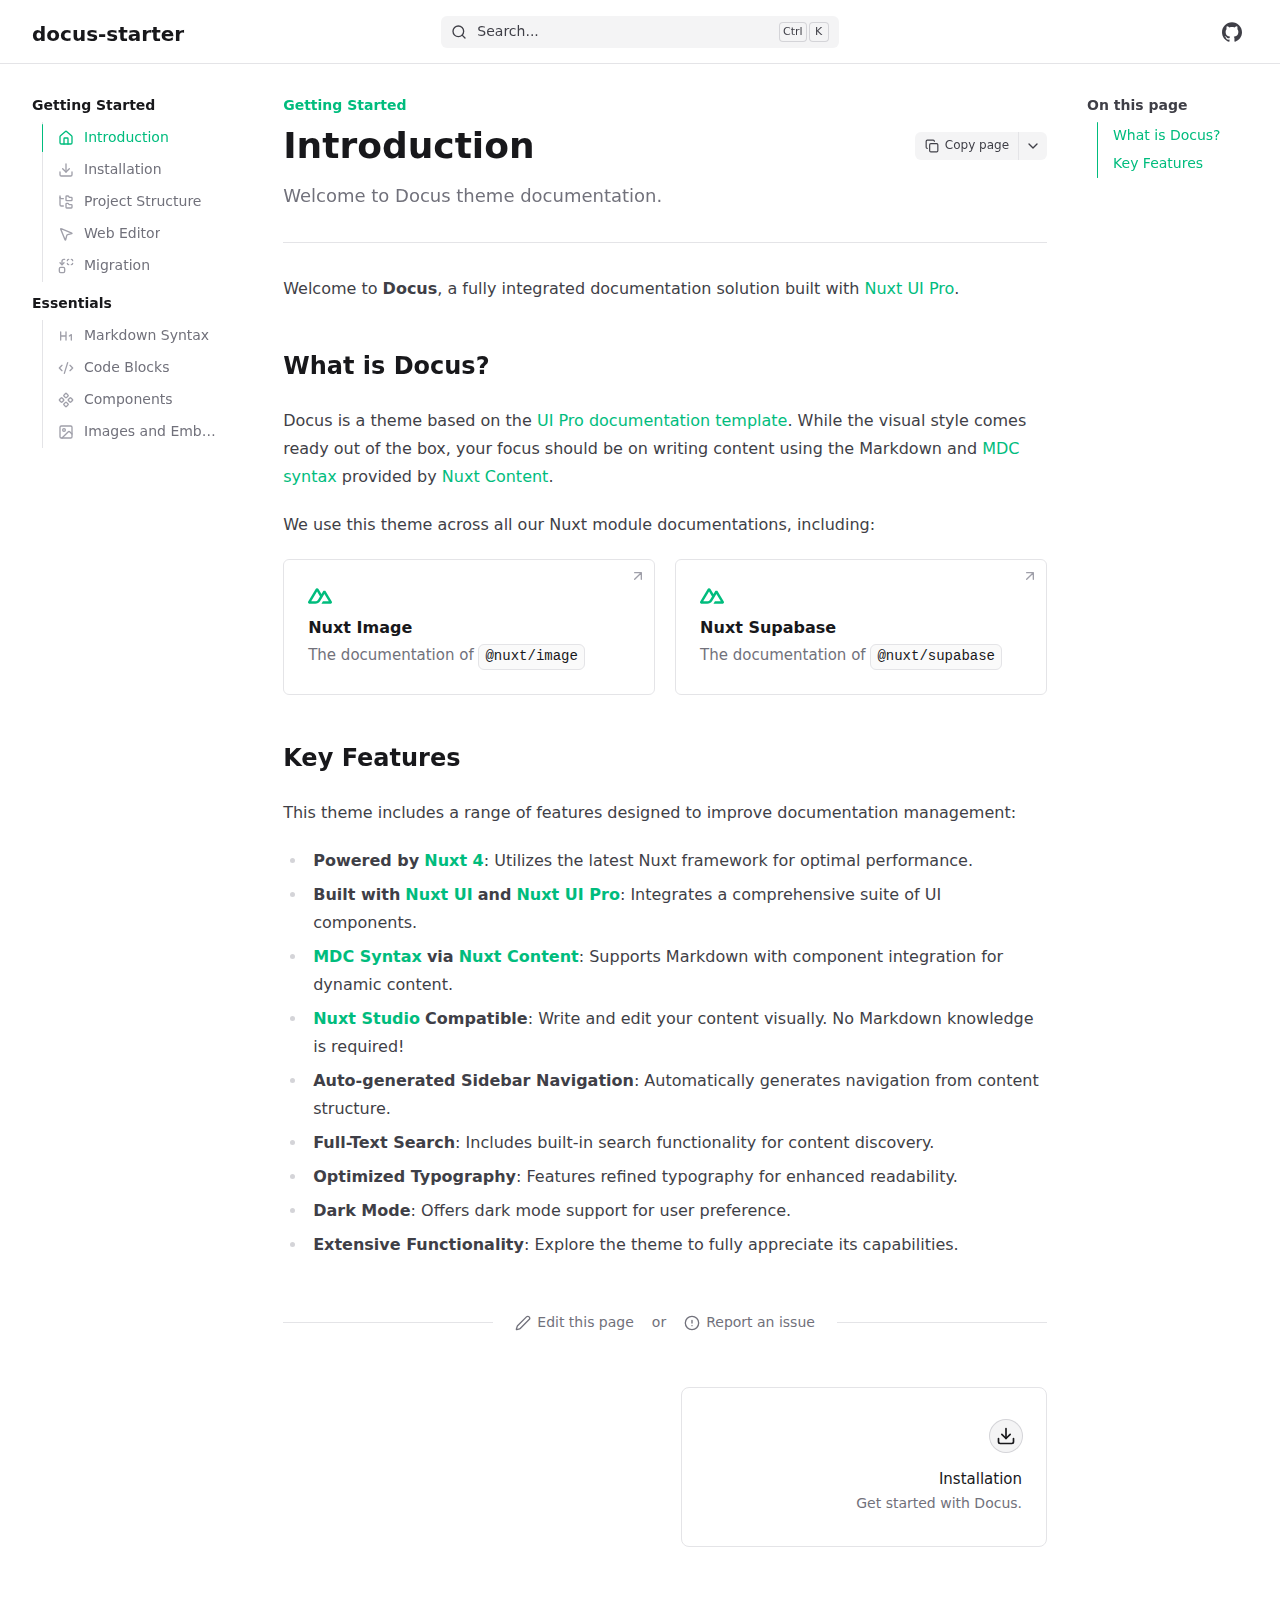
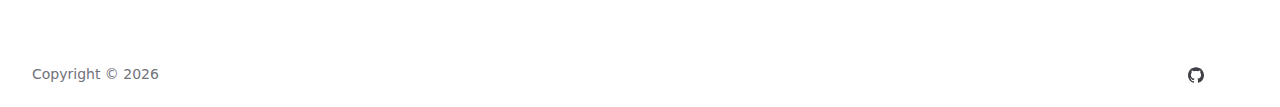
<file: getting-started/introduction.html>
<!DOCTYPE html><html  lang="en" dir="ltr"><head><meta charset="utf-8"><meta name="viewport" content="width=device-width, initial-scale=1"><style id="nuxt-ui-colors">@layer base {
  :root {
  --ui-color-primary-50: var(--color-emerald-50, oklch(97.9% 0.021 166.113));
  --ui-color-primary-100: var(--color-emerald-100, oklch(95% 0.052 163.051));
  --ui-color-primary-200: var(--color-emerald-200, oklch(90.5% 0.093 164.15));
  --ui-color-primary-300: var(--color-emerald-300, oklch(84.5% 0.143 164.978));
  --ui-color-primary-400: var(--color-emerald-400, oklch(76.5% 0.177 163.223));
  --ui-color-primary-500: var(--color-emerald-500, oklch(69.6% 0.17 162.48));
  --ui-color-primary-600: var(--color-emerald-600, oklch(59.6% 0.145 163.225));
  --ui-color-primary-700: var(--color-emerald-700, oklch(50.8% 0.118 165.612));
  --ui-color-primary-800: var(--color-emerald-800, oklch(43.2% 0.095 166.913));
  --ui-color-primary-900: var(--color-emerald-900, oklch(37.8% 0.077 168.94));
  --ui-color-primary-950: var(--color-emerald-950, oklch(26.2% 0.051 172.552));
  --ui-color-secondary-50: var(--color-blue-50, oklch(97% 0.014 254.604));
  --ui-color-secondary-100: var(--color-blue-100, oklch(93.2% 0.032 255.585));
  --ui-color-secondary-200: var(--color-blue-200, oklch(88.2% 0.059 254.128));
  --ui-color-secondary-300: var(--color-blue-300, oklch(80.9% 0.105 251.813));
  --ui-color-secondary-400: var(--color-blue-400, oklch(70.7% 0.165 254.624));
  --ui-color-secondary-500: var(--color-blue-500, oklch(62.3% 0.214 259.815));
  --ui-color-secondary-600: var(--color-blue-600, oklch(54.6% 0.245 262.881));
  --ui-color-secondary-700: var(--color-blue-700, oklch(48.8% 0.243 264.376));
  --ui-color-secondary-800: var(--color-blue-800, oklch(42.4% 0.199 265.638));
  --ui-color-secondary-900: var(--color-blue-900, oklch(37.9% 0.146 265.522));
  --ui-color-secondary-950: var(--color-blue-950, oklch(28.2% 0.091 267.935));
  --ui-color-success-50: var(--color-green-50, oklch(98.2% 0.018 155.826));
  --ui-color-success-100: var(--color-green-100, oklch(96.2% 0.044 156.743));
  --ui-color-success-200: var(--color-green-200, oklch(92.5% 0.084 155.995));
  --ui-color-success-300: var(--color-green-300, oklch(87.1% 0.15 154.449));
  --ui-color-success-400: var(--color-green-400, oklch(79.2% 0.209 151.711));
  --ui-color-success-500: var(--color-green-500, oklch(72.3% 0.219 149.579));
  --ui-color-success-600: var(--color-green-600, oklch(62.7% 0.194 149.214));
  --ui-color-success-700: var(--color-green-700, oklch(52.7% 0.154 150.069));
  --ui-color-success-800: var(--color-green-800, oklch(44.8% 0.119 151.328));
  --ui-color-success-900: var(--color-green-900, oklch(39.3% 0.095 152.535));
  --ui-color-success-950: var(--color-green-950, oklch(26.6% 0.065 152.934));
  --ui-color-info-50: var(--color-blue-50, oklch(97% 0.014 254.604));
  --ui-color-info-100: var(--color-blue-100, oklch(93.2% 0.032 255.585));
  --ui-color-info-200: var(--color-blue-200, oklch(88.2% 0.059 254.128));
  --ui-color-info-300: var(--color-blue-300, oklch(80.9% 0.105 251.813));
  --ui-color-info-400: var(--color-blue-400, oklch(70.7% 0.165 254.624));
  --ui-color-info-500: var(--color-blue-500, oklch(62.3% 0.214 259.815));
  --ui-color-info-600: var(--color-blue-600, oklch(54.6% 0.245 262.881));
  --ui-color-info-700: var(--color-blue-700, oklch(48.8% 0.243 264.376));
  --ui-color-info-800: var(--color-blue-800, oklch(42.4% 0.199 265.638));
  --ui-color-info-900: var(--color-blue-900, oklch(37.9% 0.146 265.522));
  --ui-color-info-950: var(--color-blue-950, oklch(28.2% 0.091 267.935));
  --ui-color-warning-50: var(--color-yellow-50, oklch(98.7% 0.026 102.212));
  --ui-color-warning-100: var(--color-yellow-100, oklch(97.3% 0.071 103.193));
  --ui-color-warning-200: var(--color-yellow-200, oklch(94.5% 0.129 101.54));
  --ui-color-warning-300: var(--color-yellow-300, oklch(90.5% 0.182 98.111));
  --ui-color-warning-400: var(--color-yellow-400, oklch(85.2% 0.199 91.936));
  --ui-color-warning-500: var(--color-yellow-500, oklch(79.5% 0.184 86.047));
  --ui-color-warning-600: var(--color-yellow-600, oklch(68.1% 0.162 75.834));
  --ui-color-warning-700: var(--color-yellow-700, oklch(55.4% 0.135 66.442));
  --ui-color-warning-800: var(--color-yellow-800, oklch(47.6% 0.114 61.907));
  --ui-color-warning-900: var(--color-yellow-900, oklch(42.1% 0.095 57.708));
  --ui-color-warning-950: var(--color-yellow-950, oklch(28.6% 0.066 53.813));
  --ui-color-error-50: var(--color-red-50, oklch(97.1% 0.013 17.38));
  --ui-color-error-100: var(--color-red-100, oklch(93.6% 0.032 17.717));
  --ui-color-error-200: var(--color-red-200, oklch(88.5% 0.062 18.334));
  --ui-color-error-300: var(--color-red-300, oklch(80.8% 0.114 19.571));
  --ui-color-error-400: var(--color-red-400, oklch(70.4% 0.191 22.216));
  --ui-color-error-500: var(--color-red-500, oklch(63.7% 0.237 25.331));
  --ui-color-error-600: var(--color-red-600, oklch(57.7% 0.245 27.325));
  --ui-color-error-700: var(--color-red-700, oklch(50.5% 0.213 27.518));
  --ui-color-error-800: var(--color-red-800, oklch(44.4% 0.177 26.899));
  --ui-color-error-900: var(--color-red-900, oklch(39.6% 0.141 25.723));
  --ui-color-error-950: var(--color-red-950, oklch(25.8% 0.092 26.042));
  --ui-color-neutral-50: var(--color-zinc-50, oklch(98.5% 0 0));
  --ui-color-neutral-100: var(--color-zinc-100, oklch(96.7% 0.001 286.375));
  --ui-color-neutral-200: var(--color-zinc-200, oklch(92% 0.004 286.32));
  --ui-color-neutral-300: var(--color-zinc-300, oklch(87.1% 0.006 286.286));
  --ui-color-neutral-400: var(--color-zinc-400, oklch(70.5% 0.015 286.067));
  --ui-color-neutral-500: var(--color-zinc-500, oklch(55.2% 0.016 285.938));
  --ui-color-neutral-600: var(--color-zinc-600, oklch(44.2% 0.017 285.786));
  --ui-color-neutral-700: var(--color-zinc-700, oklch(37% 0.013 285.805));
  --ui-color-neutral-800: var(--color-zinc-800, oklch(27.4% 0.006 286.033));
  --ui-color-neutral-900: var(--color-zinc-900, oklch(21% 0.006 285.885));
  --ui-color-neutral-950: var(--color-zinc-950, oklch(14.1% 0.005 285.823));
  }
  :root, .light {
  --ui-primary: var(--ui-color-primary-500);
  --ui-secondary: var(--ui-color-secondary-500);
  --ui-success: var(--ui-color-success-500);
  --ui-info: var(--ui-color-info-500);
  --ui-warning: var(--ui-color-warning-500);
  --ui-error: var(--ui-color-error-500);
  }
  .dark {
  --ui-primary: var(--ui-color-primary-400);
  --ui-secondary: var(--ui-color-secondary-400);
  --ui-success: var(--ui-color-success-400);
  --ui-info: var(--ui-color-info-400);
  --ui-warning: var(--ui-color-warning-400);
  --ui-error: var(--ui-color-error-400);
  }
}</style><script type="importmap">{"imports":{"#entry":"/_nuxt/DOg0ad1Z.js"}}</script><title>Introduction - docus-starter</title><link rel="stylesheet" href="/_nuxt/entry.DAQ5gne3.css" crossorigin><style>@layer components {:where(.i-lucide\:alert-circle){display:inline-block;width:1em;height:1em;background-color:currentColor;-webkit-mask-image:var(--svg);mask-image:var(--svg);-webkit-mask-repeat:no-repeat;mask-repeat:no-repeat;-webkit-mask-size:100% 100%;mask-size:100% 100%;--svg:url("data:image/svg+xml,%3Csvg xmlns='http://www.w3.org/2000/svg' viewBox='0 0 24 24' width='24' height='24'%3E%3Cg fill='none' stroke='black' stroke-linecap='round' stroke-linejoin='round' stroke-width='2'%3E%3Ccircle cx='12' cy='12' r='10'/%3E%3Cpath d='M12 8v4m0 4h.01'/%3E%3C/g%3E%3C/svg%3E")}:where(.i-lucide\:arrow-up-right){display:inline-block;width:1em;height:1em;background-color:currentColor;-webkit-mask-image:var(--svg);mask-image:var(--svg);-webkit-mask-repeat:no-repeat;mask-repeat:no-repeat;-webkit-mask-size:100% 100%;mask-size:100% 100%;--svg:url("data:image/svg+xml,%3Csvg xmlns='http://www.w3.org/2000/svg' viewBox='0 0 24 24' width='24' height='24'%3E%3Cpath fill='none' stroke='black' stroke-linecap='round' stroke-linejoin='round' stroke-width='2' d='M7 7h10v10M7 17L17 7'/%3E%3C/svg%3E")}:where(.i-lucide\:chevron-down){display:inline-block;width:1em;height:1em;background-color:currentColor;-webkit-mask-image:var(--svg);mask-image:var(--svg);-webkit-mask-repeat:no-repeat;mask-repeat:no-repeat;-webkit-mask-size:100% 100%;mask-size:100% 100%;--svg:url("data:image/svg+xml,%3Csvg xmlns='http://www.w3.org/2000/svg' viewBox='0 0 24 24' width='24' height='24'%3E%3Cpath fill='none' stroke='black' stroke-linecap='round' stroke-linejoin='round' stroke-width='2' d='m6 9l6 6l6-6'/%3E%3C/svg%3E")}:where(.i-lucide\:code-xml){display:inline-block;width:1em;height:1em;background-color:currentColor;-webkit-mask-image:var(--svg);mask-image:var(--svg);-webkit-mask-repeat:no-repeat;mask-repeat:no-repeat;-webkit-mask-size:100% 100%;mask-size:100% 100%;--svg:url("data:image/svg+xml,%3Csvg xmlns='http://www.w3.org/2000/svg' viewBox='0 0 24 24' width='24' height='24'%3E%3Cpath fill='none' stroke='black' stroke-linecap='round' stroke-linejoin='round' stroke-width='2' d='m18 16l4-4l-4-4M6 8l-4 4l4 4m8.5-12l-5 16'/%3E%3C/svg%3E")}:where(.i-lucide\:component){display:inline-block;width:1em;height:1em;background-color:currentColor;-webkit-mask-image:var(--svg);mask-image:var(--svg);-webkit-mask-repeat:no-repeat;mask-repeat:no-repeat;-webkit-mask-size:100% 100%;mask-size:100% 100%;--svg:url("data:image/svg+xml,%3Csvg xmlns='http://www.w3.org/2000/svg' viewBox='0 0 24 24' width='24' height='24'%3E%3Cpath fill='none' stroke='black' stroke-linecap='round' stroke-linejoin='round' stroke-width='2' d='M15.536 11.293a1 1 0 0 0 0 1.414l2.376 2.377a1 1 0 0 0 1.414 0l2.377-2.377a1 1 0 0 0 0-1.414l-2.377-2.377a1 1 0 0 0-1.414 0zm-13.239 0a1 1 0 0 0 0 1.414l2.377 2.377a1 1 0 0 0 1.414 0l2.377-2.377a1 1 0 0 0 0-1.414L6.088 8.916a1 1 0 0 0-1.414 0zm6.619 6.619a1 1 0 0 0 0 1.415l2.377 2.376a1 1 0 0 0 1.414 0l2.377-2.376a1 1 0 0 0 0-1.415l-2.377-2.376a1 1 0 0 0-1.414 0zm0-13.238a1 1 0 0 0 0 1.414l2.377 2.376a1 1 0 0 0 1.414 0l2.377-2.376a1 1 0 0 0 0-1.414l-2.377-2.377a1 1 0 0 0-1.414 0z'/%3E%3C/svg%3E")}:where(.i-lucide\:copy){display:inline-block;width:1em;height:1em;background-color:currentColor;-webkit-mask-image:var(--svg);mask-image:var(--svg);-webkit-mask-repeat:no-repeat;mask-repeat:no-repeat;-webkit-mask-size:100% 100%;mask-size:100% 100%;--svg:url("data:image/svg+xml,%3Csvg xmlns='http://www.w3.org/2000/svg' viewBox='0 0 24 24' width='24' height='24'%3E%3Cg fill='none' stroke='black' stroke-linecap='round' stroke-linejoin='round' stroke-width='2'%3E%3Crect width='14' height='14' x='8' y='8' rx='2' ry='2'/%3E%3Cpath d='M4 16c-1.1 0-2-.9-2-2V4c0-1.1.9-2 2-2h10c1.1 0 2 .9 2 2'/%3E%3C/g%3E%3C/svg%3E")}:where(.i-lucide\:download){display:inline-block;width:1em;height:1em;background-color:currentColor;-webkit-mask-image:var(--svg);mask-image:var(--svg);-webkit-mask-repeat:no-repeat;mask-repeat:no-repeat;-webkit-mask-size:100% 100%;mask-size:100% 100%;--svg:url("data:image/svg+xml,%3Csvg xmlns='http://www.w3.org/2000/svg' viewBox='0 0 24 24' width='24' height='24'%3E%3Cg fill='none' stroke='black' stroke-linecap='round' stroke-linejoin='round' stroke-width='2'%3E%3Cpath d='M12 15V3m9 12v4a2 2 0 0 1-2 2H5a2 2 0 0 1-2-2v-4'/%3E%3Cpath d='m7 10l5 5l5-5'/%3E%3C/g%3E%3C/svg%3E")}:where(.i-lucide\:folder-tree){display:inline-block;width:1em;height:1em;background-color:currentColor;-webkit-mask-image:var(--svg);mask-image:var(--svg);-webkit-mask-repeat:no-repeat;mask-repeat:no-repeat;-webkit-mask-size:100% 100%;mask-size:100% 100%;--svg:url("data:image/svg+xml,%3Csvg xmlns='http://www.w3.org/2000/svg' viewBox='0 0 24 24' width='24' height='24'%3E%3Cg fill='none' stroke='black' stroke-linecap='round' stroke-linejoin='round' stroke-width='2'%3E%3Cpath d='M20 10a1 1 0 0 0 1-1V6a1 1 0 0 0-1-1h-2.5a1 1 0 0 1-.8-.4l-.9-1.2A1 1 0 0 0 15 3h-2a1 1 0 0 0-1 1v5a1 1 0 0 0 1 1Zm0 11a1 1 0 0 0 1-1v-3a1 1 0 0 0-1-1h-2.9a1 1 0 0 1-.88-.55l-.42-.85a1 1 0 0 0-.92-.6H13a1 1 0 0 0-1 1v5a1 1 0 0 0 1 1ZM3 5a2 2 0 0 0 2 2h3'/%3E%3Cpath d='M3 3v13a2 2 0 0 0 2 2h3'/%3E%3C/g%3E%3C/svg%3E")}:where(.i-lucide\:hash){display:inline-block;width:1em;height:1em;background-color:currentColor;-webkit-mask-image:var(--svg);mask-image:var(--svg);-webkit-mask-repeat:no-repeat;mask-repeat:no-repeat;-webkit-mask-size:100% 100%;mask-size:100% 100%;--svg:url("data:image/svg+xml,%3Csvg xmlns='http://www.w3.org/2000/svg' viewBox='0 0 24 24' width='24' height='24'%3E%3Cpath fill='none' stroke='black' stroke-linecap='round' stroke-linejoin='round' stroke-width='2' d='M4 9h16M4 15h16M10 3L8 21m8-18l-2 18'/%3E%3C/svg%3E")}:where(.i-lucide\:heading-1){display:inline-block;width:1em;height:1em;background-color:currentColor;-webkit-mask-image:var(--svg);mask-image:var(--svg);-webkit-mask-repeat:no-repeat;mask-repeat:no-repeat;-webkit-mask-size:100% 100%;mask-size:100% 100%;--svg:url("data:image/svg+xml,%3Csvg xmlns='http://www.w3.org/2000/svg' viewBox='0 0 24 24' width='24' height='24'%3E%3Cpath fill='none' stroke='black' stroke-linecap='round' stroke-linejoin='round' stroke-width='2' d='M4 12h8m-8 6V6m8 12V6m5 6l3-2v8'/%3E%3C/svg%3E")}:where(.i-lucide\:house){display:inline-block;width:1em;height:1em;background-color:currentColor;-webkit-mask-image:var(--svg);mask-image:var(--svg);-webkit-mask-repeat:no-repeat;mask-repeat:no-repeat;-webkit-mask-size:100% 100%;mask-size:100% 100%;--svg:url("data:image/svg+xml,%3Csvg xmlns='http://www.w3.org/2000/svg' viewBox='0 0 24 24' width='24' height='24'%3E%3Cg fill='none' stroke='black' stroke-linecap='round' stroke-linejoin='round' stroke-width='2'%3E%3Cpath d='M15 21v-8a1 1 0 0 0-1-1h-4a1 1 0 0 0-1 1v8'/%3E%3Cpath d='M3 10a2 2 0 0 1 .709-1.528l7-6a2 2 0 0 1 2.582 0l7 6A2 2 0 0 1 21 10v9a2 2 0 0 1-2 2H5a2 2 0 0 1-2-2z'/%3E%3C/g%3E%3C/svg%3E")}:where(.i-lucide\:image){display:inline-block;width:1em;height:1em;background-color:currentColor;-webkit-mask-image:var(--svg);mask-image:var(--svg);-webkit-mask-repeat:no-repeat;mask-repeat:no-repeat;-webkit-mask-size:100% 100%;mask-size:100% 100%;--svg:url("data:image/svg+xml,%3Csvg xmlns='http://www.w3.org/2000/svg' viewBox='0 0 24 24' width='24' height='24'%3E%3Cg fill='none' stroke='black' stroke-linecap='round' stroke-linejoin='round' stroke-width='2'%3E%3Crect width='18' height='18' x='3' y='3' rx='2' ry='2'/%3E%3Ccircle cx='9' cy='9' r='2'/%3E%3Cpath d='m21 15l-3.086-3.086a2 2 0 0 0-2.828 0L6 21'/%3E%3C/g%3E%3C/svg%3E")}:where(.i-lucide\:mouse-pointer-2){display:inline-block;width:1em;height:1em;background-color:currentColor;-webkit-mask-image:var(--svg);mask-image:var(--svg);-webkit-mask-repeat:no-repeat;mask-repeat:no-repeat;-webkit-mask-size:100% 100%;mask-size:100% 100%;--svg:url("data:image/svg+xml,%3Csvg xmlns='http://www.w3.org/2000/svg' viewBox='0 0 24 24' width='24' height='24'%3E%3Cpath fill='none' stroke='black' stroke-linecap='round' stroke-linejoin='round' stroke-width='2' d='M4.037 4.688a.495.495 0 0 1 .651-.651l16 6.5a.5.5 0 0 1-.063.947l-6.124 1.58a2 2 0 0 0-1.438 1.435l-1.579 6.126a.5.5 0 0 1-.947.063z'/%3E%3C/svg%3E")}:where(.i-lucide\:pen){display:inline-block;width:1em;height:1em;background-color:currentColor;-webkit-mask-image:var(--svg);mask-image:var(--svg);-webkit-mask-repeat:no-repeat;mask-repeat:no-repeat;-webkit-mask-size:100% 100%;mask-size:100% 100%;--svg:url("data:image/svg+xml,%3Csvg xmlns='http://www.w3.org/2000/svg' viewBox='0 0 24 24' width='24' height='24'%3E%3Cpath fill='none' stroke='black' stroke-linecap='round' stroke-linejoin='round' stroke-width='2' d='M21.174 6.812a1 1 0 0 0-3.986-3.987L3.842 16.174a2 2 0 0 0-.5.83l-1.321 4.352a.5.5 0 0 0 .623.622l4.353-1.32a2 2 0 0 0 .83-.497z'/%3E%3C/svg%3E")}:where(.i-lucide\:replace){display:inline-block;width:1em;height:1em;background-color:currentColor;-webkit-mask-image:var(--svg);mask-image:var(--svg);-webkit-mask-repeat:no-repeat;mask-repeat:no-repeat;-webkit-mask-size:100% 100%;mask-size:100% 100%;--svg:url("data:image/svg+xml,%3Csvg xmlns='http://www.w3.org/2000/svg' viewBox='0 0 24 24' width='24' height='24'%3E%3Cg fill='none' stroke='black' stroke-linecap='round' stroke-linejoin='round' stroke-width='2'%3E%3Cpath d='M14 4a2 2 0 0 1 2-2m0 8a2 2 0 0 1-2-2m6-6a2 2 0 0 1 2 2m0 4a2 2 0 0 1-2 2M3 7l3 3l3-3'/%3E%3Cpath d='M6 10V5a3 3 0 0 1 3-3h1'/%3E%3Crect width='8' height='8' x='2' y='14' rx='2'/%3E%3C/g%3E%3C/svg%3E")}:where(.i-lucide\:search){display:inline-block;width:1em;height:1em;background-color:currentColor;-webkit-mask-image:var(--svg);mask-image:var(--svg);-webkit-mask-repeat:no-repeat;mask-repeat:no-repeat;-webkit-mask-size:100% 100%;mask-size:100% 100%;--svg:url("data:image/svg+xml,%3Csvg xmlns='http://www.w3.org/2000/svg' viewBox='0 0 24 24' width='24' height='24'%3E%3Cg fill='none' stroke='black' stroke-linecap='round' stroke-linejoin='round' stroke-width='2'%3E%3Cpath d='m21 21l-4.34-4.34'/%3E%3Ccircle cx='11' cy='11' r='8'/%3E%3C/g%3E%3C/svg%3E")}:where(.i-simple-icons\:github){display:inline-block;width:1em;height:1em;background-color:currentColor;-webkit-mask-image:var(--svg);mask-image:var(--svg);-webkit-mask-repeat:no-repeat;mask-repeat:no-repeat;-webkit-mask-size:100% 100%;mask-size:100% 100%;--svg:url("data:image/svg+xml,%3Csvg xmlns='http://www.w3.org/2000/svg' viewBox='0 0 24 24' width='24' height='24'%3E%3Cpath fill='black' d='M12 .297c-6.63 0-12 5.373-12 12c0 5.303 3.438 9.8 8.205 11.385c.6.113.82-.258.82-.577c0-.285-.01-1.04-.015-2.04c-3.338.724-4.042-1.61-4.042-1.61C4.422 18.07 3.633 17.7 3.633 17.7c-1.087-.744.084-.729.084-.729c1.205.084 1.838 1.236 1.838 1.236c1.07 1.835 2.809 1.305 3.495.998c.108-.776.417-1.305.76-1.605c-2.665-.3-5.466-1.332-5.466-5.93c0-1.31.465-2.38 1.235-3.22c-.135-.303-.54-1.523.105-3.176c0 0 1.005-.322 3.3 1.23c.96-.267 1.98-.399 3-.405c1.02.006 2.04.138 3 .405c2.28-1.552 3.285-1.23 3.285-1.23c.645 1.653.24 2.873.12 3.176c.765.84 1.23 1.91 1.23 3.22c0 4.61-2.805 5.625-5.475 5.92c.42.36.81 1.096.81 2.22c0 1.606-.015 2.896-.015 3.286c0 .315.21.69.825.57C20.565 22.092 24 17.592 24 12.297c0-6.627-5.373-12-12-12'/%3E%3C/svg%3E")}:where(.i-simple-icons\:nuxtdotjs){display:inline-block;width:1em;height:1em;background-color:currentColor;-webkit-mask-image:var(--svg);mask-image:var(--svg);-webkit-mask-repeat:no-repeat;mask-repeat:no-repeat;-webkit-mask-size:100% 100%;mask-size:100% 100%;--svg:url("data:image/svg+xml,%3Csvg xmlns='http://www.w3.org/2000/svg' viewBox='0 0 24 24' width='24' height='24'%3E%3Cpath fill='black' d='M13.464 19.83h8.922c.283 0 .562-.073.807-.21a1.6 1.6 0 0 0 .591-.574a1.53 1.53 0 0 0 .216-.783a1.53 1.53 0 0 0-.217-.782L17.792 7.414a1.6 1.6 0 0 0-.591-.573a1.65 1.65 0 0 0-.807-.21c-.283 0-.562.073-.807.21a1.6 1.6 0 0 0-.59.573L13.463 9.99L10.47 4.953a1.6 1.6 0 0 0-.591-.573a1.65 1.65 0 0 0-.807-.21c-.284 0-.562.073-.807.21a1.6 1.6 0 0 0-.591.573L.216 17.481a1.53 1.53 0 0 0-.217.782c0 .275.074.545.216.783a1.6 1.6 0 0 0 .59.574c.246.137.525.21.808.21h5.6c2.22 0 3.856-.946 4.982-2.79l2.733-4.593l1.464-2.457l4.395 7.382h-5.859Zm-6.341-2.46l-3.908-.002l5.858-9.842l2.923 4.921l-1.957 3.29c-.748 1.196-1.597 1.632-2.916 1.632'/%3E%3C/svg%3E")}}</style><link rel="preload" as="fetch" crossorigin="anonymous" href="/getting-started/introduction/_payload.json?ea280306-3e6f-47d0-be66-f5a0245a5b65"><link rel="modulepreload" as="script" crossorigin href="/_nuxt/DOg0ad1Z.js"><link rel="modulepreload" as="script" crossorigin href="/_nuxt/PxIdVtar.js"><link rel="modulepreload" as="script" crossorigin href="/_nuxt/Cjca5kI1.js"><link rel="modulepreload" as="script" crossorigin href="/_nuxt/Btxo3zUf.js"><link rel="modulepreload" as="script" crossorigin href="/_nuxt/DV-2jwmH.js"><link rel="modulepreload" as="script" crossorigin href="/_nuxt/BN_7HF1G.js"><link rel="modulepreload" as="script" crossorigin href="/_nuxt/BQU6QX_N.js"><link rel="modulepreload" as="script" crossorigin href="/_nuxt/B058T9e5.js"><link rel="modulepreload" as="script" crossorigin href="/_nuxt/nmcmQcLE.js"><link rel="modulepreload" as="script" crossorigin href="/_nuxt/D88Bi43a.js"><link rel="modulepreload" as="script" crossorigin href="/_nuxt/9GbgyBSq.js"><link rel="modulepreload" as="script" crossorigin href="/_nuxt/DzI5YyDD.js"><link rel="modulepreload" as="script" crossorigin href="/_nuxt/tijRrzkl.js"><link rel="modulepreload" as="script" crossorigin href="/_nuxt/CXSCLjL-.js"><link rel="modulepreload" as="script" crossorigin href="/_nuxt/Z4tFpMeC.js"><link rel="modulepreload" as="script" crossorigin href="/_nuxt/xZkYbVqM.js"><link rel="preload" as="fetch" fetchpriority="low" crossorigin="anonymous" href="/_nuxt/builds/meta/ea280306-3e6f-47d0-be66-f5a0245a5b65.json"><link rel="prefetch" as="style" crossorigin href="/_nuxt/index.BwTBaIXH.css"><link rel="prefetch" as="script" crossorigin href="/_nuxt/XgZxCYAN.js"><link rel="prefetch" as="script" crossorigin href="/_nuxt/Bjn7hK3Y.js"><link rel="prefetch" as="script" crossorigin href="/_nuxt/BgPLo4XW.js"><link rel="prefetch" as="script" crossorigin href="/_nuxt/lDCt5PN4.js"><meta property="og:image" content="/__og-image__/static/getting-started/introduction/og.png"><meta property="og:image:type" content="image/png"><meta name="twitter:card" content="summary_large_image"><meta name="twitter:image" content="/__og-image__/static/getting-started/introduction/og.png"><meta name="twitter:image:src" content="/__og-image__/static/getting-started/introduction/og.png"><meta property="og:image:width" content="1200"><meta name="twitter:image:width" content="1200"><meta property="og:image:height" content="600"><meta name="twitter:image:height" content="600"><meta name="robots" content="index, follow, max-image-preview:large, max-snippet:-1, max-video-preview:-1"><link rel="icon" href="/favicon.ico"><meta name="description" content="Discover how to create, manage, and publish documentation effortlessly with Docus."><meta property="og:site_name" content="docus-starter"><meta property="og:title" content="Introduction"><meta property="og:description" content="Discover how to create, manage, and publish documentation effortlessly with Docus."><script type="module" src="/_nuxt/DOg0ad1Z.js" crossorigin></script><script>"use strict";(()=>{const t=window,e=document.documentElement,c=["dark","light"],n=getStorageValue("localStorage","nuxt-color-mode")||"system";let i=n==="system"?u():n;const r=e.getAttribute("data-color-mode-forced");r&&(i=r),l(i),t["__NUXT_COLOR_MODE__"]={preference:n,value:i,getColorScheme:u,addColorScheme:l,removeColorScheme:d};function l(o){const s=""+o+"",a="";e.classList?e.classList.add(s):e.className+=" "+s,a&&e.setAttribute("data-"+a,o)}function d(o){const s=""+o+"",a="";e.classList?e.classList.remove(s):e.className=e.className.replace(new RegExp(s,"g"),""),a&&e.removeAttribute("data-"+a)}function f(o){return t.matchMedia("(prefers-color-scheme"+o+")")}function u(){if(t.matchMedia&&f("").media!=="not all"){for(const o of c)if(f(":"+o).matches)return o}return"light"}})();function getStorageValue(t,e){switch(t){case"localStorage":return window.localStorage.getItem(e);case"sessionStorage":return window.sessionStorage.getItem(e);case"cookie":return getCookie(e);default:return null}}function getCookie(t){const c=("; "+window.document.cookie).split("; "+t+"=");if(c.length===2)return c.pop()?.split(";").shift()}</script></head><body><div id="__nuxt" class="isolate"><!--[--><!--[--><!--[--><!--[--><!--[--><div class="nuxt-loading-indicator" style="position:fixed;top:0;right:0;left:0;pointer-events:none;width:auto;height:3px;opacity:0;background:var(--ui-primary);background-size:0% auto;transform:scaleX(0%);transform-origin:left;transition:transform 0.1s, height 0.4s, opacity 0.4s;z-index:999999;"></div><!--[--><!--[--><!----><!----><!----><header class="bg-default/75 backdrop-blur border-b border-default h-(--ui-header-height) sticky top-0 z-50"><!--[--><!--]--><div class="w-full max-w-(--ui-container) mx-auto px-4 sm:px-6 lg:px-8 flex items-center justify-between gap-3 h-full"><!--[--><div class="lg:flex-1 flex items-center gap-1.5"><!----><!--[--><a href="/" aria-label="docus-starter" class="focus-visible:outline-primary hover:text-default transition-colors shrink-0 font-bold text-xl text-highlighted flex items-end gap-1.5"><!--[--><!--[--><!--[--><span class="h-6 w-auto shrink-0">docus-starter</span><!--]--><!--]--><!--]--></a><!--]--></div><div class="hidden lg:flex flex-1"><!--[--><!--[--><!----><!--[--><!--[--><button type="button" class="rounded-md font-medium inline-flex items-center disabled:cursor-not-allowed aria-disabled:cursor-not-allowed disabled:opacity-75 aria-disabled:opacity-75 transition-colors px-2.5 py-1.5 text-sm gap-1.5 text-default bg-elevated hover:bg-accented/75 active:bg-accented/75 focus:outline-none focus-visible:bg-accented/75 disabled:bg-elevated aria-disabled:bg-elevated w-full"><!--[--><!--[--><span class="iconify i-lucide:search shrink-0 size-4 mr-1" aria-hidden="true" style=""></span><!--]--><!--[--><span class="truncate">Search...</span><!--]--><!--[--><div class="hidden lg:flex items-center gap-0.5 ms-auto"><!--[--><!--[--><kbd class="inline-flex items-center justify-center px-1 rounded-sm font-medium font-sans h-5 min-w-[20px] text-[11px] ring ring-inset ring-accented text-default bg-elevated"><!--[--> <!--]--></kbd><kbd class="inline-flex items-center justify-center px-1 rounded-sm font-medium font-sans h-5 min-w-[20px] text-[11px] ring ring-inset ring-accented text-default bg-elevated"><!--[-->K<!--]--></kbd><!--]--><!--]--></div><!--]--><!--]--></button><!--]--><!--]--><!--]--><!--]--></div><div class="flex items-center justify-end lg:flex-1 gap-1.5"><!--[--><div></div><!----><!--[--><!----><!--[--><!--[--><button type="button" aria-label="Search..." class="rounded-md font-medium inline-flex items-center disabled:cursor-not-allowed aria-disabled:cursor-not-allowed disabled:opacity-75 aria-disabled:opacity-75 transition-colors text-sm gap-1.5 text-default hover:bg-elevated active:bg-elevated focus:outline-none focus-visible:bg-elevated hover:disabled:bg-transparent dark:hover:disabled:bg-transparent hover:aria-disabled:bg-transparent dark:hover:aria-disabled:bg-transparent p-1.5 lg:hidden"><!--[--><!--[--><span class="iconify i-lucide:search shrink-0 size-5" aria-hidden="true" style=""></span><!--]--><!--[--><!----><!--]--><!--[--><!----><!--]--><!--]--></button><!--]--><!--]--><!--]--><!--[--><div class="h-8 w-8 animate-pulse bg-neutral-200 dark:bg-neutral-800 rounded-md"></div><!--]--><!--[--><!--[--><!--[--><a href="https://github.com/larbish/docus-4.2" rel="noopener noreferrer" target="_blank" aria-label="GitHub" class="rounded-md font-medium inline-flex items-center disabled:cursor-not-allowed aria-disabled:cursor-not-allowed disabled:opacity-75 aria-disabled:opacity-75 transition-colors text-sm gap-1.5 text-default hover:bg-elevated active:bg-elevated focus:outline-none focus-visible:bg-elevated hover:disabled:bg-transparent dark:hover:disabled:bg-transparent hover:aria-disabled:bg-transparent dark:hover:aria-disabled:bg-transparent p-1.5"><!--[--><!--[--><span class="iconify i-simple-icons:github shrink-0 size-5" aria-hidden="true" style=""></span><!--]--><!--[--><!----><!--]--><!--[--><!----><!--]--><!--]--></a><!--]--><!--]--><!--]--><!--]--><!--[--><!--[--><!--[--><button type="button" class="rounded-md font-medium inline-flex items-center disabled:cursor-not-allowed aria-disabled:cursor-not-allowed disabled:opacity-75 aria-disabled:opacity-75 transition-colors text-xs gap-1.5 text-default hover:bg-elevated active:bg-elevated focus:outline-none focus-visible:bg-elevated hover:disabled:bg-transparent dark:hover:disabled:bg-transparent hover:aria-disabled:bg-transparent dark:hover:aria-disabled:bg-transparent p-1.5 -me-1.5 lg:hidden"><!--[--><!--[--><!----><!--]--><!--[--><svg xmlns="http://www.w3.org/2000/svg" class="size-5" viewBox="0 0 24 24" fill="none" stroke="currentColor" stroke-width="2" stroke-linecap="round" stroke-linejoin="round"><line x1="4" y1="6" x2="20" y2="6" class="outline-none"></line><line x1="4" y1="12" x2="20" y2="12" class="outline-none"></line><line x1="4" y1="18" x2="20" y2="18" class="outline-none"></line></svg><!--]--><!--[--><!----><!--]--><!--]--></button><!--]--><!--]--><!--]--></div><!--]--></div><!--[--><!--]--></header><!--[--><!----><!--v-if--><!--]--><!--]--><main class="min-h-[calc(100vh-var(--ui-header-height))]"><!--[--><div class="w-full max-w-(--ui-container) mx-auto px-4 sm:px-6 lg:px-8"><!--[--><div class="flex flex-col lg:grid lg:grid-cols-10 lg:gap-10"><aside class="hidden overflow-y-auto lg:block lg:max-h-[calc(100vh-var(--ui-header-height))] lg:sticky lg:top-(--ui-header-height) py-8 lg:ps-4 lg:-ms-4 lg:pe-6.5 lg:col-span-2"><div class="relative"><!----><!--[--><div></div><!--[--><!----><nav><ul class="isolate -mx-2.5 -mt-1.5"><!--[--><!--[--><!--[--><li data-state="open" data-orientation="vertical" class="flex flex-col data-[state=open]:mb-1.5"><!--[--><!--[--><button type="button" aria-controls aria-expanded="true" data-state="open" id="reka-accordion-trigger-v-0-0-0" data-reka-collection-item data-orientation="vertical" class="group relative w-full px-2.5 py-1.5 before:inset-y-px before:inset-x-0 flex items-center gap-1.5 text-sm before:absolute before:z-[-1] before:rounded-md focus:outline-none focus-visible:outline-none focus-visible:before:ring-inset focus-visible:before:ring-2 focus-visible:before:ring-primary text-muted hover:text-highlighted data-[state=open]:text-highlighted transition-colors font-semibold focus-visible:ring-primary"><!--[--><!--[--><!--[--><!--[--><!----><!--]--><span class="truncate"><!--[-->Getting Started<!--]--><!----></span><span class="ms-auto gap-1.5 items-center hidden"><!--[--><!----><span class="iconify i-lucide:chevron-down size-5 transform transition-transform duration-200 shrink-0 group-data-[state=open]:rotate-180" aria-hidden="true" style=""></span><!--]--></span><!--]--><!--]--><!--]--></button><div role="region" aria-labelledby="reka-accordion-trigger-v-0-0-0" data-orientation="vertical" style="--reka-accordion-content-width:var(--reka-collapsible-content-width);--reka-accordion-content-height:var(--reka-collapsible-content-height);--reka-collapsible-content-height:0px;--reka-collapsible-content-width:0px;" class="data-[state=open]:animate-[accordion-down_200ms_ease-out] data-[state=closed]:animate-[accordion-up_200ms_ease-out] overflow-hidden focus:outline-none" id="reka-collapsible-content-v-0-0-1"><!--[--><!--[--><!--[--><!----><ul class="ms-5 border-s border-default"><!--[--><!--[--><!--[--><li class="ps-1.5 -ms-px"><!--[--><a href="/getting-started/introduction" class="group relative w-full px-2.5 py-1.5 before:inset-y-px before:inset-x-0 flex items-center gap-1.5 text-sm before:absolute before:z-[-1] before:rounded-md focus:outline-none focus-visible:outline-none focus-visible:before:ring-inset focus-visible:before:ring-2 focus-visible:before:ring-primary font-medium after:absolute after:-left-1.5 after:inset-y-0.5 after:block after:w-px after:rounded-full after:transition-colors text-primary after:bg-primary"><!--[--><!--[--><!--[--><span class="iconify i-lucide:house shrink-0 size-4 mr-1 text-primary group-data-[state=open]:text-primary" aria-hidden="true" style=""></span><!--]--><span class="truncate"><!--[-->Introduction<!--]--><!----></span><!----><!--]--><!--]--></a><!--]--></li><!--]--><!--[--><li class="ps-1.5 -ms-px"><!--[--><a href="/getting-started/installation" class="group relative w-full px-2.5 py-1.5 before:inset-y-px before:inset-x-0 flex items-center gap-1.5 text-sm before:absolute before:z-[-1] before:rounded-md focus:outline-none focus-visible:outline-none focus-visible:before:ring-inset focus-visible:before:ring-2 focus-visible:before:ring-primary text-muted after:absolute after:-left-1.5 after:inset-y-0.5 after:block after:w-px after:rounded-full after:transition-colors hover:text-highlighted data-[state=open]:text-highlighted transition-colors"><!--[--><!--[--><!--[--><span class="iconify i-lucide:download shrink-0 size-4 mr-1 text-dimmed group-hover:text-default group-data-[state=open]:text-default transition-colors" aria-hidden="true" style=""></span><!--]--><span class="truncate"><!--[-->Installation<!--]--><!----></span><!----><!--]--><!--]--></a><!--]--></li><!--]--><!--[--><li class="ps-1.5 -ms-px"><!--[--><a href="/getting-started/project-structure" class="group relative w-full px-2.5 py-1.5 before:inset-y-px before:inset-x-0 flex items-center gap-1.5 text-sm before:absolute before:z-[-1] before:rounded-md focus:outline-none focus-visible:outline-none focus-visible:before:ring-inset focus-visible:before:ring-2 focus-visible:before:ring-primary text-muted after:absolute after:-left-1.5 after:inset-y-0.5 after:block after:w-px after:rounded-full after:transition-colors hover:text-highlighted data-[state=open]:text-highlighted transition-colors"><!--[--><!--[--><!--[--><span class="iconify i-lucide:folder-tree shrink-0 size-4 mr-1 text-dimmed group-hover:text-default group-data-[state=open]:text-default transition-colors" aria-hidden="true" style=""></span><!--]--><span class="truncate"><!--[-->Project Structure<!--]--><!----></span><!----><!--]--><!--]--></a><!--]--></li><!--]--><!--[--><li class="ps-1.5 -ms-px"><!--[--><a href="/getting-started/studio" class="group relative w-full px-2.5 py-1.5 before:inset-y-px before:inset-x-0 flex items-center gap-1.5 text-sm before:absolute before:z-[-1] before:rounded-md focus:outline-none focus-visible:outline-none focus-visible:before:ring-inset focus-visible:before:ring-2 focus-visible:before:ring-primary text-muted after:absolute after:-left-1.5 after:inset-y-0.5 after:block after:w-px after:rounded-full after:transition-colors hover:text-highlighted data-[state=open]:text-highlighted transition-colors"><!--[--><!--[--><!--[--><span class="iconify i-lucide:mouse-pointer-2 shrink-0 size-4 mr-1 text-dimmed group-hover:text-default group-data-[state=open]:text-default transition-colors" aria-hidden="true" style=""></span><!--]--><span class="truncate"><!--[-->Web Editor<!--]--><!----></span><!----><!--]--><!--]--></a><!--]--></li><!--]--><!--[--><li class="ps-1.5 -ms-px"><!--[--><a href="/getting-started/migration" class="group relative w-full px-2.5 py-1.5 before:inset-y-px before:inset-x-0 flex items-center gap-1.5 text-sm before:absolute before:z-[-1] before:rounded-md focus:outline-none focus-visible:outline-none focus-visible:before:ring-inset focus-visible:before:ring-2 focus-visible:before:ring-primary text-muted after:absolute after:-left-1.5 after:inset-y-0.5 after:block after:w-px after:rounded-full after:transition-colors hover:text-highlighted data-[state=open]:text-highlighted transition-colors"><!--[--><!--[--><!--[--><span class="iconify i-lucide:replace shrink-0 size-4 mr-1 text-dimmed group-hover:text-default group-data-[state=open]:text-default transition-colors" aria-hidden="true" style=""></span><!--]--><span class="truncate"><!--[-->Migration<!--]--><!----></span><!----><!--]--><!--]--></a><!--]--></li><!--]--><!--]--><!--]--></ul><!--]--><!--]--><!--]--></div><!--]--><!--]--></li><!--]--><!--[--><li data-state="open" data-orientation="vertical" class="flex flex-col data-[state=open]:mb-1.5"><!--[--><!--[--><button type="button" aria-controls aria-expanded="true" data-state="open" id="reka-accordion-trigger-v-0-0-2" data-reka-collection-item data-orientation="vertical" class="group relative w-full px-2.5 py-1.5 before:inset-y-px before:inset-x-0 flex items-center gap-1.5 text-sm before:absolute before:z-[-1] before:rounded-md focus:outline-none focus-visible:outline-none focus-visible:before:ring-inset focus-visible:before:ring-2 focus-visible:before:ring-primary text-muted hover:text-highlighted data-[state=open]:text-highlighted transition-colors font-semibold focus-visible:ring-primary"><!--[--><!--[--><!--[--><!--[--><!----><!--]--><span class="truncate"><!--[-->Essentials<!--]--><!----></span><span class="ms-auto gap-1.5 items-center hidden"><!--[--><!----><span class="iconify i-lucide:chevron-down size-5 transform transition-transform duration-200 shrink-0 group-data-[state=open]:rotate-180" aria-hidden="true" style=""></span><!--]--></span><!--]--><!--]--><!--]--></button><div role="region" aria-labelledby="reka-accordion-trigger-v-0-0-2" data-orientation="vertical" style="--reka-accordion-content-width:var(--reka-collapsible-content-width);--reka-accordion-content-height:var(--reka-collapsible-content-height);--reka-collapsible-content-height:0px;--reka-collapsible-content-width:0px;" class="data-[state=open]:animate-[accordion-down_200ms_ease-out] data-[state=closed]:animate-[accordion-up_200ms_ease-out] overflow-hidden focus:outline-none" id="reka-collapsible-content-v-0-0-3"><!--[--><!--[--><!--[--><!----><ul class="ms-5 border-s border-default"><!--[--><!--[--><!--[--><li class="ps-1.5 -ms-px"><!--[--><a href="/essentials/markdown-syntax" class="group relative w-full px-2.5 py-1.5 before:inset-y-px before:inset-x-0 flex items-center gap-1.5 text-sm before:absolute before:z-[-1] before:rounded-md focus:outline-none focus-visible:outline-none focus-visible:before:ring-inset focus-visible:before:ring-2 focus-visible:before:ring-primary text-muted after:absolute after:-left-1.5 after:inset-y-0.5 after:block after:w-px after:rounded-full after:transition-colors hover:text-highlighted data-[state=open]:text-highlighted transition-colors"><!--[--><!--[--><!--[--><span class="iconify i-lucide:heading-1 shrink-0 size-4 mr-1 text-dimmed group-hover:text-default group-data-[state=open]:text-default transition-colors" aria-hidden="true" style=""></span><!--]--><span class="truncate"><!--[-->Markdown Syntax<!--]--><!----></span><!----><!--]--><!--]--></a><!--]--></li><!--]--><!--[--><li class="ps-1.5 -ms-px"><!--[--><a href="/essentials/code-blocks" class="group relative w-full px-2.5 py-1.5 before:inset-y-px before:inset-x-0 flex items-center gap-1.5 text-sm before:absolute before:z-[-1] before:rounded-md focus:outline-none focus-visible:outline-none focus-visible:before:ring-inset focus-visible:before:ring-2 focus-visible:before:ring-primary text-muted after:absolute after:-left-1.5 after:inset-y-0.5 after:block after:w-px after:rounded-full after:transition-colors hover:text-highlighted data-[state=open]:text-highlighted transition-colors"><!--[--><!--[--><!--[--><span class="iconify i-lucide:code-xml shrink-0 size-4 mr-1 text-dimmed group-hover:text-default group-data-[state=open]:text-default transition-colors" aria-hidden="true" style=""></span><!--]--><span class="truncate"><!--[-->Code Blocks<!--]--><!----></span><!----><!--]--><!--]--></a><!--]--></li><!--]--><!--[--><li class="ps-1.5 -ms-px"><!--[--><a href="/essentials/components" class="group relative w-full px-2.5 py-1.5 before:inset-y-px before:inset-x-0 flex items-center gap-1.5 text-sm before:absolute before:z-[-1] before:rounded-md focus:outline-none focus-visible:outline-none focus-visible:before:ring-inset focus-visible:before:ring-2 focus-visible:before:ring-primary text-muted after:absolute after:-left-1.5 after:inset-y-0.5 after:block after:w-px after:rounded-full after:transition-colors hover:text-highlighted data-[state=open]:text-highlighted transition-colors"><!--[--><!--[--><!--[--><span class="iconify i-lucide:component shrink-0 size-4 mr-1 text-dimmed group-hover:text-default group-data-[state=open]:text-default transition-colors" aria-hidden="true" style=""></span><!--]--><span class="truncate"><!--[-->Components<!--]--><!----></span><!----><!--]--><!--]--></a><!--]--></li><!--]--><!--[--><li class="ps-1.5 -ms-px"><!--[--><a href="/essentials/images-embeds" class="group relative w-full px-2.5 py-1.5 before:inset-y-px before:inset-x-0 flex items-center gap-1.5 text-sm before:absolute before:z-[-1] before:rounded-md focus:outline-none focus-visible:outline-none focus-visible:before:ring-inset focus-visible:before:ring-2 focus-visible:before:ring-primary text-muted after:absolute after:-left-1.5 after:inset-y-0.5 after:block after:w-px after:rounded-full after:transition-colors hover:text-highlighted data-[state=open]:text-highlighted transition-colors"><!--[--><!--[--><!--[--><span class="iconify i-lucide:image shrink-0 size-4 mr-1 text-dimmed group-hover:text-default group-data-[state=open]:text-default transition-colors" aria-hidden="true" style=""></span><!--]--><span class="truncate"><!--[-->Images and Embeds<!--]--><!----></span><!----><!--]--><!--]--></a><!--]--></li><!--]--><!--]--><!--]--></ul><!--]--><!--]--><!--]--></div><!--]--><!--]--></li><!--]--><!--]--><!--]--></ul></nav><!--]--><!--]--><!--[--><!--]--></div></aside><div class="lg:col-span-8"><!--[--><!--[--><div class="flex flex-col lg:grid lg:grid-cols-10 lg:gap-10"><!----><div class="lg:col-span-8"><!--[--><div class="relative border-b border-default py-8"><div class="mb-2.5 text-sm font-semibold text-primary flex items-center gap-1.5"><!--[-->Getting Started<!--]--></div><div class=""><div class="flex lg:flex-row lg:items-center lg:justify-between gap-4 flex-row items-center flex-wrap justify-between"><h1 class="text-3xl sm:text-4xl text-pretty font-bold text-highlighted"><!--[-->Introduction<!--]--></h1><div class="flex flex-wrap items-center gap-1.5"><!--[--><!--[--><!--]--><div class="relative inline-flex -space-x-px"><!--[--><!--[--><!--[--><button type="button" class="rounded-md font-medium inline-flex items-center disabled:cursor-not-allowed aria-disabled:cursor-not-allowed disabled:opacity-75 aria-disabled:opacity-75 transition-colors not-only:first:rounded-e-none not-only:last:rounded-s-none not-last:not-first:rounded-none focus-visible:z-[1] px-2.5 py-1.5 text-xs gap-1.5 text-default bg-elevated hover:bg-accented/75 active:bg-accented/75 focus:outline-none focus-visible:bg-accented/75 disabled:bg-elevated aria-disabled:bg-elevated"><!--[--><!--[--><span class="iconify i-lucide:copy shrink-0 text-neutral size-3.5" aria-hidden="true" style=""></span><!--]--><!--[--><span class="truncate">Copy page</span><!--]--><!--[--><!----><!--]--><!--]--></button><!--]--><!--]--><!--[--><!--[--><!--[--><!--[--><!--[--><button type="button" id="reka-dropdown-menu-trigger-v-0-0-14-0" aria-haspopup="menu" aria-expanded="false" data-state="closed" class="rounded-md font-medium inline-flex items-center disabled:cursor-not-allowed aria-disabled:cursor-not-allowed disabled:opacity-75 aria-disabled:opacity-75 transition-colors not-only:first:rounded-e-none not-only:last:rounded-s-none not-last:not-first:rounded-none focus-visible:z-[1] text-xs gap-1.5 text-default bg-elevated hover:bg-accented/75 active:bg-accented/75 focus:outline-none focus-visible:bg-accented/75 disabled:bg-elevated aria-disabled:bg-elevated p-1.5 border-l border-muted"><!--[--><!--[--><span class="iconify i-lucide:chevron-down shrink-0 size-4" aria-hidden="true" style=""></span><!--]--><!--[--><!----><!--]--><!--[--><!----><!--]--><!--]--></button><!--]--><!--]--><!--[--><!----><!--v-if--><!--]--><!--]--><!--]--><!--]--><!--]--></div><!--]--></div></div><div class="text-lg text-pretty text-muted mt-4"><!--[-->Welcome to Docus theme documentation.<!--]--></div><!--[--><!--]--></div></div><div class="mt-8 pb-24 space-y-12"><!--[--><div><p class="my-5 leading-7 text-pretty"><!--[-->Welcome to <strong><!--[-->Docus<!--]--></strong>, a fully integrated documentation solution built with <!--[--><a href="https://ui.nuxt.com/pro" rel="nofollow" class="text-primary border-b border-transparent hover:border-primary font-medium focus-visible:outline-primary [&amp;&gt;code]:border-dashed hover:[&amp;&gt;code]:border-primary hover:[&amp;&gt;code]:text-primary transition-colors [&amp;&gt;code]:transition-colors"><!--[--><!--[--><!--[-->Nuxt UI Pro<!--]--><!--]--><!--]--></a><!--]-->.<!--]--></p><h2 id="what-is-docus" class="relative text-2xl text-highlighted font-bold mt-12 mb-6 scroll-mt-[calc(48px+45px+var(--ui-header-height))] lg:scroll-mt-[calc(48px+var(--ui-header-height))] [&amp;&gt;a]:focus-visible:outline-primary [&amp;&gt;a&gt;code]:border-dashed hover:[&amp;&gt;a&gt;code]:border-primary hover:[&amp;&gt;a&gt;code]:text-primary [&amp;&gt;a&gt;code]:text-xl/7 [&amp;&gt;a&gt;code]:font-bold [&amp;&gt;a&gt;code]:transition-colors"><a href="#what-is-docus" class="group lg:ps-2 lg:-ms-2"><span class="absolute -ms-8 top-1 opacity-0 group-hover:opacity-100 group-focus:opacity-100 p-1 bg-elevated hover:text-primary rounded-md hidden lg:flex text-muted transition"><span class="iconify i-lucide:hash size-4 shrink-0" aria-hidden="true" style=""></span></span><!--[-->What is Docus?<!--]--></a></h2><p class="my-5 leading-7 text-pretty"><!--[-->Docus is a theme based on the <!--[--><a href="https://docs-template.nuxt.dev/" rel="nofollow" class="text-primary border-b border-transparent hover:border-primary font-medium focus-visible:outline-primary [&amp;&gt;code]:border-dashed hover:[&amp;&gt;code]:border-primary hover:[&amp;&gt;code]:text-primary transition-colors [&amp;&gt;code]:transition-colors"><!--[--><!--[--><!--[-->UI Pro documentation template<!--]--><!--]--><!--]--></a><!--]-->. While the visual style comes ready out of the box, your focus should be on writing content using the Markdown and <!--[--><a href="https://content.nuxt.com/docs/files/markdown#mdc-syntax" rel="nofollow" class="text-primary border-b border-transparent hover:border-primary font-medium focus-visible:outline-primary [&amp;&gt;code]:border-dashed hover:[&amp;&gt;code]:border-primary hover:[&amp;&gt;code]:text-primary transition-colors [&amp;&gt;code]:transition-colors"><!--[--><!--[--><!--[-->MDC syntax<!--]--><!--]--><!--]--></a><!--]--> provided by <!--[--><a href="https://content.nuxt.com" rel="nofollow" class="text-primary border-b border-transparent hover:border-primary font-medium focus-visible:outline-primary [&amp;&gt;code]:border-dashed hover:[&amp;&gt;code]:border-primary hover:[&amp;&gt;code]:text-primary transition-colors [&amp;&gt;code]:transition-colors"><!--[--><!--[--><!--[-->Nuxt Content<!--]--><!--]--><!--]--></a><!--]-->.<!--]--></p><p class="my-5 leading-7 text-pretty"><!--[-->We use this theme across all our Nuxt module documentations, including:<!--]--></p><div class="grid grid-cols-1 sm:grid-cols-2 gap-5 my-5 *:my-0"><!--[--><div class="group relative block my-5 p-4 sm:p-6 border border-default rounded-md bg-default transition-colors hover:bg-primary/10 hover:border-primary"><!--[--><a href="https://image.nuxt.com" tabindex="-1" rel="noopener noreferrer" target="_blank" aria-label="Nuxt Image" class="focus:outline-none"><!--[--><!--[--><span class="absolute inset-0" aria-hidden="true"></span><!--]--><!--]--></a><!--]--><span class="iconify i-simple-icons:nuxtdotjs size-6 mb-2 block text-primary" aria-hidden="true" style=""></span><span class="iconify i-lucide:arrow-up-right size-4 align-top absolute right-2 top-2 text-dimmed pointer-events-none transition-colors group-hover:text-primary" aria-hidden="true" style=""></span><p class="text-highlighted font-semibold"><!--[-->Nuxt Image<!--]--></p><div class="text-[15px] text-muted *:first:mt-0 *:last:mb-0 *:my-1 mt-1"><!--[-->The documentation of <code class="px-1.5 py-0.5 text-sm font-mono font-medium rounded-md inline-block border border-muted text-highlighted bg-muted"><!--[-->@nuxt/image<!--]--></code><!--]--></div></div><div class="group relative block my-5 p-4 sm:p-6 border border-default rounded-md bg-default transition-colors hover:bg-primary/10 hover:border-primary"><!--[--><a href="https://supabase.nuxtjs.org" tabindex="-1" rel="noopener noreferrer" target="_blank" aria-label="Nuxt Supabase" class="focus:outline-none"><!--[--><!--[--><span class="absolute inset-0" aria-hidden="true"></span><!--]--><!--]--></a><!--]--><span class="iconify i-simple-icons:nuxtdotjs size-6 mb-2 block text-primary" aria-hidden="true" style=""></span><span class="iconify i-lucide:arrow-up-right size-4 align-top absolute right-2 top-2 text-dimmed pointer-events-none transition-colors group-hover:text-primary" aria-hidden="true" style=""></span><p class="text-highlighted font-semibold"><!--[-->Nuxt Supabase<!--]--></p><div class="text-[15px] text-muted *:first:mt-0 *:last:mb-0 *:my-1 mt-1"><!--[-->The documentation of <code class="px-1.5 py-0.5 text-sm font-mono font-medium rounded-md inline-block border border-muted text-highlighted bg-muted"><!--[-->@nuxt/supabase<!--]--></code><!--]--></div></div><!--]--></div><h2 id="key-features" class="relative text-2xl text-highlighted font-bold mt-12 mb-6 scroll-mt-[calc(48px+45px+var(--ui-header-height))] lg:scroll-mt-[calc(48px+var(--ui-header-height))] [&amp;&gt;a]:focus-visible:outline-primary [&amp;&gt;a&gt;code]:border-dashed hover:[&amp;&gt;a&gt;code]:border-primary hover:[&amp;&gt;a&gt;code]:text-primary [&amp;&gt;a&gt;code]:text-xl/7 [&amp;&gt;a&gt;code]:font-bold [&amp;&gt;a&gt;code]:transition-colors"><a href="#key-features" class="group lg:ps-2 lg:-ms-2"><span class="absolute -ms-8 top-1 opacity-0 group-hover:opacity-100 group-focus:opacity-100 p-1 bg-elevated hover:text-primary rounded-md hidden lg:flex text-muted transition"><span class="iconify i-lucide:hash size-4 shrink-0" aria-hidden="true" style=""></span></span><!--[-->Key Features<!--]--></a></h2><p class="my-5 leading-7 text-pretty"><!--[-->This theme includes a range of features designed to improve documentation management:<!--]--></p><ul class="list-disc ps-6 my-5 marker:text-(--ui-border-accented)"><!--[--><li class="my-1.5 ps-1.5 leading-7 [&amp;&gt;ul]:my-0"><!--[--><strong><!--[-->Powered by<!--]--></strong> <!--[--><a href="https://nuxt.com" rel="nofollow" class="text-primary border-b border-transparent hover:border-primary font-medium focus-visible:outline-primary [&amp;&gt;code]:border-dashed hover:[&amp;&gt;code]:border-primary hover:[&amp;&gt;code]:text-primary transition-colors [&amp;&gt;code]:transition-colors"><!--[--><!--[--><!--[--><strong><!--[-->Nuxt 4<!--]--></strong><!--]--><!--]--><!--]--></a><!--]-->: Utilizes the latest Nuxt framework for optimal performance.<!--]--></li><li class="my-1.5 ps-1.5 leading-7 [&amp;&gt;ul]:my-0"><!--[--><strong><!--[-->Built with<!--]--></strong> <!--[--><a href="https://ui.nuxt.com" rel="nofollow" class="text-primary border-b border-transparent hover:border-primary font-medium focus-visible:outline-primary [&amp;&gt;code]:border-dashed hover:[&amp;&gt;code]:border-primary hover:[&amp;&gt;code]:text-primary transition-colors [&amp;&gt;code]:transition-colors"><!--[--><!--[--><!--[--><strong><!--[-->Nuxt UI<!--]--></strong><!--]--><!--]--><!--]--></a><!--]--> <strong><!--[-->and<!--]--></strong> <!--[--><a href="https://ui.nuxt.com/pro" rel="nofollow" class="text-primary border-b border-transparent hover:border-primary font-medium focus-visible:outline-primary [&amp;&gt;code]:border-dashed hover:[&amp;&gt;code]:border-primary hover:[&amp;&gt;code]:text-primary transition-colors [&amp;&gt;code]:transition-colors"><!--[--><!--[--><!--[--><strong><!--[-->Nuxt UI Pro<!--]--></strong><!--]--><!--]--><!--]--></a><!--]-->: Integrates a comprehensive suite of UI components.<!--]--></li><li class="my-1.5 ps-1.5 leading-7 [&amp;&gt;ul]:my-0"><!--[--><!--[--><a href="https://content.nuxt.com/usage/markdown" rel="nofollow" class="text-primary border-b border-transparent hover:border-primary font-medium focus-visible:outline-primary [&amp;&gt;code]:border-dashed hover:[&amp;&gt;code]:border-primary hover:[&amp;&gt;code]:text-primary transition-colors [&amp;&gt;code]:transition-colors"><!--[--><!--[--><!--[--><strong><!--[-->MDC Syntax<!--]--></strong><!--]--><!--]--><!--]--></a><!--]--> <strong><!--[-->via<!--]--></strong> <!--[--><a href="https://content.nuxt.com" rel="nofollow" class="text-primary border-b border-transparent hover:border-primary font-medium focus-visible:outline-primary [&amp;&gt;code]:border-dashed hover:[&amp;&gt;code]:border-primary hover:[&amp;&gt;code]:text-primary transition-colors [&amp;&gt;code]:transition-colors"><!--[--><!--[--><!--[--><strong><!--[-->Nuxt Content<!--]--></strong><!--]--><!--]--><!--]--></a><!--]-->: Supports Markdown with component integration for dynamic content.<!--]--></li><li class="my-1.5 ps-1.5 leading-7 [&amp;&gt;ul]:my-0"><!--[--><!--[--><a href="https://content.nuxt.com/docs/studio" rel="nofollow" class="text-primary border-b border-transparent hover:border-primary font-medium focus-visible:outline-primary [&amp;&gt;code]:border-dashed hover:[&amp;&gt;code]:border-primary hover:[&amp;&gt;code]:text-primary transition-colors [&amp;&gt;code]:transition-colors"><!--[--><!--[--><!--[--><strong><!--[-->Nuxt Studio<!--]--></strong><!--]--><!--]--><!--]--></a><!--]--> <strong><!--[-->Compatible<!--]--></strong>: Write and edit your content visually. No Markdown knowledge is required!<!--]--></li><li class="my-1.5 ps-1.5 leading-7 [&amp;&gt;ul]:my-0"><!--[--><strong><!--[-->Auto-generated Sidebar Navigation<!--]--></strong>: Automatically generates navigation from content structure.<!--]--></li><li class="my-1.5 ps-1.5 leading-7 [&amp;&gt;ul]:my-0"><!--[--><strong><!--[-->Full-Text Search<!--]--></strong>: Includes built-in search functionality for content discovery.<!--]--></li><li class="my-1.5 ps-1.5 leading-7 [&amp;&gt;ul]:my-0"><!--[--><strong><!--[-->Optimized Typography<!--]--></strong>: Features refined typography for enhanced readability.<!--]--></li><li class="my-1.5 ps-1.5 leading-7 [&amp;&gt;ul]:my-0"><!--[--><strong><!--[-->Dark Mode<!--]--></strong>: Offers dark mode support for user preference.<!--]--></li><li class="my-1.5 ps-1.5 leading-7 [&amp;&gt;ul]:my-0"><!--[--><strong><!--[-->Extensive Functionality<!--]--></strong>: Explore the theme to fully appreciate its capabilities.<!--]--></li><!--]--></ul></div><div data-orientation="horizontal" role="separator" class="flex items-center align-center text-center w-full flex-row"><!--[--><!--[--><div class="border-default w-full border-solid border-t"></div><!--[--><div class="font-medium text-default flex mx-3 whitespace-nowrap"><!--[--><div class="flex items-center gap-2 text-sm text-muted"><!--[--><!--[--><a href="https://github.com/larbish/docus-4.2/edit/main/content/1.getting-started/2.introduction.md" rel="noopener noreferrer" target="_blank" class="rounded-md font-medium inline-flex items-center disabled:cursor-not-allowed aria-disabled:cursor-not-allowed disabled:opacity-75 aria-disabled:opacity-75 transition-colors px-2.5 py-1.5 text-sm gap-1.5 text-muted hover:text-default active:text-default disabled:text-muted aria-disabled:text-muted focus:outline-none focus-visible:ring-inset focus-visible:ring-2 focus-visible:ring-inverted"><!--[--><!--[--><span class="iconify i-lucide:pen shrink-0 size-4" aria-hidden="true" style=""></span><!--]--><!--[-->Edit this page<!--]--><!--[--><!----><!--]--><!--]--></a><!--]--><!--]--><span>or</span><!--[--><!--[--><a href="https://github.com/larbish/docus-4.2/issues/new/choose" rel="noopener noreferrer" target="_blank" class="rounded-md font-medium inline-flex items-center disabled:cursor-not-allowed aria-disabled:cursor-not-allowed disabled:opacity-75 aria-disabled:opacity-75 transition-colors px-2.5 py-1.5 text-sm gap-1.5 text-muted hover:text-default active:text-default disabled:text-muted aria-disabled:text-muted focus:outline-none focus-visible:ring-inset focus-visible:ring-2 focus-visible:ring-inverted"><!--[--><!--[--><span class="iconify i-lucide:alert-circle shrink-0 size-4" aria-hidden="true" style=""></span><!--]--><!--[-->Report an issue<!--]--><!--[--><!----><!--]--><!--]--></a><!--]--><!--]--></div><!--]--></div><div class="border-default w-full border-solid border-t"></div><!--]--><!--]--><!--]--></div><!--[--><!----><div class="grid grid-cols-1 sm:grid-cols-2 gap-8"><span class="hidden lg:block"> </span><a href="/getting-started/installation" class="group block px-6 py-8 rounded-lg border border-default hover:bg-elevated/50 focus-visible:outline-primary transition-colors text-right"><!--[--><!--[--><!--[--><div class="inline-flex items-center rounded-full p-1.5 bg-elevated group-hover:bg-primary/10 ring ring-accented mb-4 group-hover:ring-primary/50 transition"><!--[--><span class="iconify i-lucide:download size-5 shrink-0 text-highlighted group-hover:text-primary transition-[color,translate] group-active:translate-x-0.5" aria-hidden="true" style=""></span><!--]--></div><p class="font-medium text-[15px] text-highlighted mb-1 truncate"><!--[-->Installation<!--]--></p><p class="text-sm text-muted line-clamp-2"><!--[-->Get started with Docus.<!--]--></p><!--]--><!--]--><!--]--></a></div><!--]--><!--]--></div><!--]--></div><!--[--><!----><!----><nav data-state="closed" class="sticky top-(--ui-header-height) z-10 bg-default/75 lg:bg-[initial] backdrop-blur -mx-4 px-4 sm:px-6 sm:-mx-6 overflow-y-auto max-h-[calc(100vh-var(--ui-header-height))] lg:col-span-2 order-first lg:order-last"><!--[--><div class="pt-4 sm:pt-6 pb-2.5 sm:pb-4.5 lg:py-8 border-b border-dashed border-default lg:border-0 flex flex-col"><!----><!--[--><button type="button" aria-controls aria-expanded="false" data-state="closed" class="group text-sm font-semibold flex-1 flex items-center gap-1.5 py-1.5 -mt-1.5 focus-visible:outline-primary lg:hidden"><!--[--><!--[--><!--[--><!--]--><span class="truncate"><!--[-->On this page<!--]--></span><span class="ms-auto inline-flex gap-1.5 items-center"><!--[--><span class="iconify i-lucide:chevron-down size-5 transform transition-transform duration-200 shrink-0 group-data-[state=open]:rotate-180 lg:hidden" aria-hidden="true" style=""></span><!--]--></span><!--]--><!--]--></button><div class="data-[state=open]:animate-[collapsible-down_200ms_ease-out] data-[state=closed]:animate-[collapsible-up_200ms_ease-out] overflow-hidden focus:outline-none lg:hidden" id="reka-collapsible-content-v-0-0-14-1" hidden data-state="closed" style="--reka-collapsible-content-height:0px;--reka-collapsible-content-width:0px;"><!--v-if--></div><p class="group text-sm font-semibold flex-1 items-center gap-1.5 py-1.5 -mt-1.5 focus-visible:outline-primary hidden lg:flex"><!--[--><!--[--><!--]--><span class="truncate"><!--[-->On this page<!--]--></span><span class="ms-auto inline-flex gap-1.5 items-center"><!--[--><span class="iconify i-lucide:chevron-down size-5 transform transition-transform duration-200 shrink-0 group-data-[state=open]:rotate-180 lg:hidden" aria-hidden="true" style=""></span><!--]--></span><!--]--></p><div class="data-[state=open]:animate-[collapsible-down_200ms_ease-out] data-[state=closed]:animate-[collapsible-up_200ms_ease-out] overflow-hidden focus:outline-none hidden lg:flex"><div class="absolute ms-2.5 transition-[translate,height] duration-200 h-(--indicator-size) translate-y-(--indicator-position) w-px rounded-full bg-primary" style=""></div><!--[--><ul class="min-w-0 ms-2.5 ps-4 border-s border-default"><!--[--><li class="min-w-0 -ms-px"><a href="#what-is-docus" class="group relative text-sm flex items-center focus-visible:outline-primary py-1 text-muted hover:text-default transition-colors"><!--[--><span class="truncate">What is Docus?</span><!--]--></a><!----></li><li class="min-w-0 -ms-px"><a href="#key-features" class="group relative text-sm flex items-center focus-visible:outline-primary py-1 text-muted hover:text-default transition-colors"><!--[--><span class="truncate">Key Features</span><!--]--></a><!----></li><!--]--></ul><!--]--></div><!--]--><div class="hidden lg:flex lg:flex-col gap-6 mt-6"><!--[--><!----><!--]--></div></div><!--]--></nav><!--]--></div><!--]--><!--]--></div><!----></div><!--]--></div><!--]--></main><footer><!----><div class="w-full max-w-(--ui-container) mx-auto px-4 sm:px-6 lg:px-8 py-8 lg:py-4 lg:flex lg:items-center lg:justify-between lg:gap-x-3"><!--[--><div class="lg:flex-1 flex items-center justify-center lg:justify-end gap-x-1.5 lg:order-3"><!--[--><!--[--><!--[--><!--[--><!--[--><a href="https://github.com/larbish/docus-4.2" rel="noopener noreferrer" target="_blank" aria-label="GitHub repository" class="rounded-md font-medium inline-flex items-center disabled:cursor-not-allowed aria-disabled:cursor-not-allowed disabled:opacity-75 aria-disabled:opacity-75 transition-colors text-xs gap-1.5 text-default hover:bg-elevated active:bg-elevated focus:outline-none focus-visible:bg-elevated hover:disabled:bg-transparent dark:hover:disabled:bg-transparent hover:aria-disabled:bg-transparent dark:hover:aria-disabled:bg-transparent p-1.5"><!--[--><!--[--><span class="iconify i-simple-icons:github shrink-0 size-4" aria-hidden="true" style=""></span><!--]--><!--[--><!----><!--]--><!--[--><!----><!--]--><!--]--></a><!--]--><!--]--><!--]--><!--[--><!--[--><div class="size-8"></div><!--]--><!--]--><!--]--><!--]--></div><div class="mt-3 lg:mt-0 lg:order-2 flex items-center justify-center"><!--[--><!--]--></div><div class="flex items-center justify-center lg:justify-start lg:flex-1 gap-x-1.5 mt-3 lg:mt-0 lg:order-1"><!--[--><div class="text-sm text-muted"> Copyright © 2025</div><!--]--></div><!--]--></div><!----></footer><!--]--><span></span><!--]--><!--]--><!--[--><!--]--><!--v-if--><!--]--><!--[--><!--]--><!--]--><!--]--></div><div id="teleports"></div><script type="application/json" data-nuxt-data="nuxt-app" data-ssr="true" id="__NUXT_DATA__" data-src="/getting-started/introduction/_payload.json?ea280306-3e6f-47d0-be66-f5a0245a5b65">[{"state":1,"once":14,"_errors":15,"serverRendered":5,"path":17,"prerenderedAt":18},["Reactive",2],{"$scolor-mode":3,"$stoasts":7,"$ssite-config":8},{"preference":4,"value":4,"unknown":5,"forced":6},"system",true,false,[],{"_priority":9,"env":12,"name":13},{"name":10,"env":11},-3,-15,"production","docus-starter",["Set"],["ShallowReactive",16],{"navigation_docs":-1,"search_docs":-1,"-getting-started-introduction":-1,"-getting-started-introduction-surround":-1},"/getting-started/introduction",1758270880591]</script><script>window.__NUXT__={};window.__NUXT__.config={public:{content:{wsUrl:""},mdc:{components:{prose:true,map:{accordion:"ProseAccordion","accordion-item":"ProseAccordionItem",badge:"ProseBadge",callout:"ProseCallout",card:"ProseCard","card-group":"ProseCardGroup",caution:"ProseCaution","code-collapse":"ProseCodeCollapse","code-group":"ProseCodeGroup","code-icon":"ProseCodeIcon","code-preview":"ProseCodePreview","code-tree":"ProseCodeTree",collapsible:"ProseCollapsible",field:"ProseField","field-group":"ProseFieldGroup",icon:"ProseIcon",kbd:"ProseKbd",note:"ProseNote",steps:"ProseSteps",tabs:"ProseTabs","tabs-item":"ProseTabsItem",tip:"ProseTip",warning:"ProseWarning"}},headings:{anchorLinks:{h1:false,h2:true,h3:true,h4:true,h5:false,h6:false}}},preview:{api:"https://api.nuxt.studio",iframeMessagingAllowedOrigins:""}},app:{baseURL:"/",buildId:"ea280306-3e6f-47d0-be66-f5a0245a5b65",buildAssetsDir:"/_nuxt/",cdnURL:""}}</script></body></html>
</file>
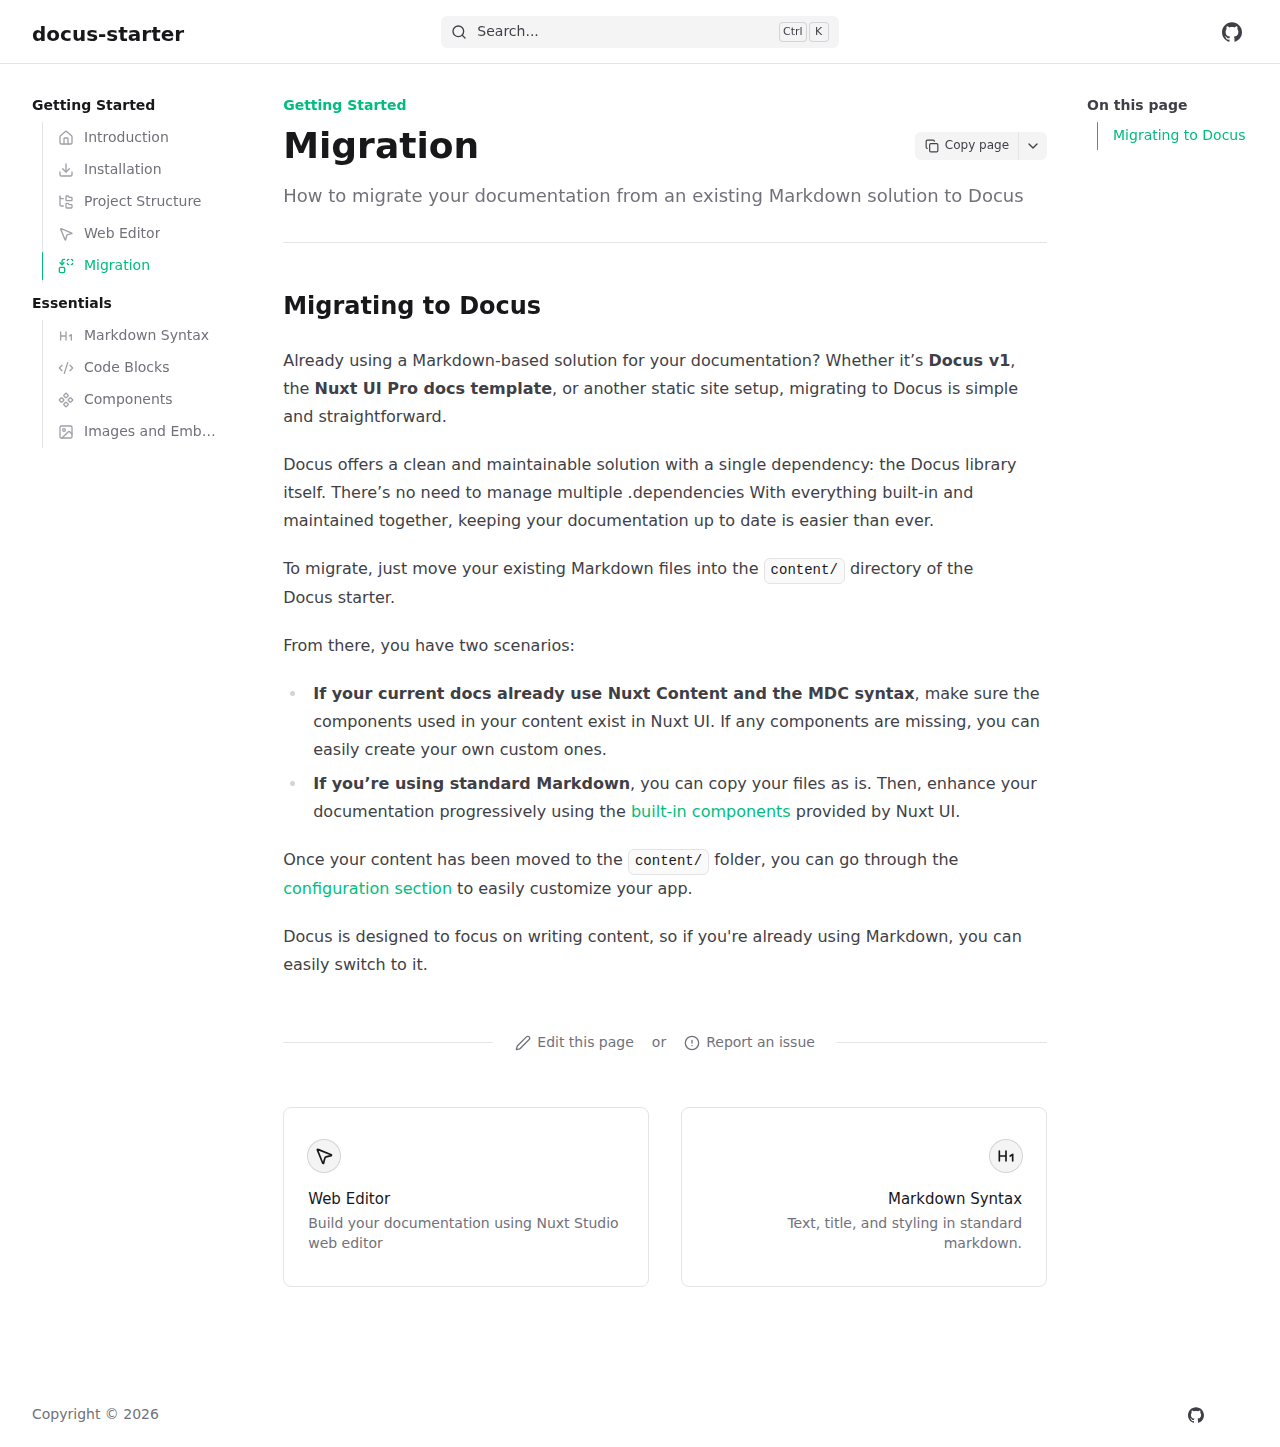
<file: getting-started/migration.html>
<!DOCTYPE html><html  lang="en" dir="ltr"><head><meta charset="utf-8"><meta name="viewport" content="width=device-width, initial-scale=1"><style id="nuxt-ui-colors">@layer base {
  :root {
  --ui-color-primary-50: var(--color-emerald-50, oklch(97.9% 0.021 166.113));
  --ui-color-primary-100: var(--color-emerald-100, oklch(95% 0.052 163.051));
  --ui-color-primary-200: var(--color-emerald-200, oklch(90.5% 0.093 164.15));
  --ui-color-primary-300: var(--color-emerald-300, oklch(84.5% 0.143 164.978));
  --ui-color-primary-400: var(--color-emerald-400, oklch(76.5% 0.177 163.223));
  --ui-color-primary-500: var(--color-emerald-500, oklch(69.6% 0.17 162.48));
  --ui-color-primary-600: var(--color-emerald-600, oklch(59.6% 0.145 163.225));
  --ui-color-primary-700: var(--color-emerald-700, oklch(50.8% 0.118 165.612));
  --ui-color-primary-800: var(--color-emerald-800, oklch(43.2% 0.095 166.913));
  --ui-color-primary-900: var(--color-emerald-900, oklch(37.8% 0.077 168.94));
  --ui-color-primary-950: var(--color-emerald-950, oklch(26.2% 0.051 172.552));
  --ui-color-secondary-50: var(--color-blue-50, oklch(97% 0.014 254.604));
  --ui-color-secondary-100: var(--color-blue-100, oklch(93.2% 0.032 255.585));
  --ui-color-secondary-200: var(--color-blue-200, oklch(88.2% 0.059 254.128));
  --ui-color-secondary-300: var(--color-blue-300, oklch(80.9% 0.105 251.813));
  --ui-color-secondary-400: var(--color-blue-400, oklch(70.7% 0.165 254.624));
  --ui-color-secondary-500: var(--color-blue-500, oklch(62.3% 0.214 259.815));
  --ui-color-secondary-600: var(--color-blue-600, oklch(54.6% 0.245 262.881));
  --ui-color-secondary-700: var(--color-blue-700, oklch(48.8% 0.243 264.376));
  --ui-color-secondary-800: var(--color-blue-800, oklch(42.4% 0.199 265.638));
  --ui-color-secondary-900: var(--color-blue-900, oklch(37.9% 0.146 265.522));
  --ui-color-secondary-950: var(--color-blue-950, oklch(28.2% 0.091 267.935));
  --ui-color-success-50: var(--color-green-50, oklch(98.2% 0.018 155.826));
  --ui-color-success-100: var(--color-green-100, oklch(96.2% 0.044 156.743));
  --ui-color-success-200: var(--color-green-200, oklch(92.5% 0.084 155.995));
  --ui-color-success-300: var(--color-green-300, oklch(87.1% 0.15 154.449));
  --ui-color-success-400: var(--color-green-400, oklch(79.2% 0.209 151.711));
  --ui-color-success-500: var(--color-green-500, oklch(72.3% 0.219 149.579));
  --ui-color-success-600: var(--color-green-600, oklch(62.7% 0.194 149.214));
  --ui-color-success-700: var(--color-green-700, oklch(52.7% 0.154 150.069));
  --ui-color-success-800: var(--color-green-800, oklch(44.8% 0.119 151.328));
  --ui-color-success-900: var(--color-green-900, oklch(39.3% 0.095 152.535));
  --ui-color-success-950: var(--color-green-950, oklch(26.6% 0.065 152.934));
  --ui-color-info-50: var(--color-blue-50, oklch(97% 0.014 254.604));
  --ui-color-info-100: var(--color-blue-100, oklch(93.2% 0.032 255.585));
  --ui-color-info-200: var(--color-blue-200, oklch(88.2% 0.059 254.128));
  --ui-color-info-300: var(--color-blue-300, oklch(80.9% 0.105 251.813));
  --ui-color-info-400: var(--color-blue-400, oklch(70.7% 0.165 254.624));
  --ui-color-info-500: var(--color-blue-500, oklch(62.3% 0.214 259.815));
  --ui-color-info-600: var(--color-blue-600, oklch(54.6% 0.245 262.881));
  --ui-color-info-700: var(--color-blue-700, oklch(48.8% 0.243 264.376));
  --ui-color-info-800: var(--color-blue-800, oklch(42.4% 0.199 265.638));
  --ui-color-info-900: var(--color-blue-900, oklch(37.9% 0.146 265.522));
  --ui-color-info-950: var(--color-blue-950, oklch(28.2% 0.091 267.935));
  --ui-color-warning-50: var(--color-yellow-50, oklch(98.7% 0.026 102.212));
  --ui-color-warning-100: var(--color-yellow-100, oklch(97.3% 0.071 103.193));
  --ui-color-warning-200: var(--color-yellow-200, oklch(94.5% 0.129 101.54));
  --ui-color-warning-300: var(--color-yellow-300, oklch(90.5% 0.182 98.111));
  --ui-color-warning-400: var(--color-yellow-400, oklch(85.2% 0.199 91.936));
  --ui-color-warning-500: var(--color-yellow-500, oklch(79.5% 0.184 86.047));
  --ui-color-warning-600: var(--color-yellow-600, oklch(68.1% 0.162 75.834));
  --ui-color-warning-700: var(--color-yellow-700, oklch(55.4% 0.135 66.442));
  --ui-color-warning-800: var(--color-yellow-800, oklch(47.6% 0.114 61.907));
  --ui-color-warning-900: var(--color-yellow-900, oklch(42.1% 0.095 57.708));
  --ui-color-warning-950: var(--color-yellow-950, oklch(28.6% 0.066 53.813));
  --ui-color-error-50: var(--color-red-50, oklch(97.1% 0.013 17.38));
  --ui-color-error-100: var(--color-red-100, oklch(93.6% 0.032 17.717));
  --ui-color-error-200: var(--color-red-200, oklch(88.5% 0.062 18.334));
  --ui-color-error-300: var(--color-red-300, oklch(80.8% 0.114 19.571));
  --ui-color-error-400: var(--color-red-400, oklch(70.4% 0.191 22.216));
  --ui-color-error-500: var(--color-red-500, oklch(63.7% 0.237 25.331));
  --ui-color-error-600: var(--color-red-600, oklch(57.7% 0.245 27.325));
  --ui-color-error-700: var(--color-red-700, oklch(50.5% 0.213 27.518));
  --ui-color-error-800: var(--color-red-800, oklch(44.4% 0.177 26.899));
  --ui-color-error-900: var(--color-red-900, oklch(39.6% 0.141 25.723));
  --ui-color-error-950: var(--color-red-950, oklch(25.8% 0.092 26.042));
  --ui-color-neutral-50: var(--color-zinc-50, oklch(98.5% 0 0));
  --ui-color-neutral-100: var(--color-zinc-100, oklch(96.7% 0.001 286.375));
  --ui-color-neutral-200: var(--color-zinc-200, oklch(92% 0.004 286.32));
  --ui-color-neutral-300: var(--color-zinc-300, oklch(87.1% 0.006 286.286));
  --ui-color-neutral-400: var(--color-zinc-400, oklch(70.5% 0.015 286.067));
  --ui-color-neutral-500: var(--color-zinc-500, oklch(55.2% 0.016 285.938));
  --ui-color-neutral-600: var(--color-zinc-600, oklch(44.2% 0.017 285.786));
  --ui-color-neutral-700: var(--color-zinc-700, oklch(37% 0.013 285.805));
  --ui-color-neutral-800: var(--color-zinc-800, oklch(27.4% 0.006 286.033));
  --ui-color-neutral-900: var(--color-zinc-900, oklch(21% 0.006 285.885));
  --ui-color-neutral-950: var(--color-zinc-950, oklch(14.1% 0.005 285.823));
  }
  :root, .light {
  --ui-primary: var(--ui-color-primary-500);
  --ui-secondary: var(--ui-color-secondary-500);
  --ui-success: var(--ui-color-success-500);
  --ui-info: var(--ui-color-info-500);
  --ui-warning: var(--ui-color-warning-500);
  --ui-error: var(--ui-color-error-500);
  }
  .dark {
  --ui-primary: var(--ui-color-primary-400);
  --ui-secondary: var(--ui-color-secondary-400);
  --ui-success: var(--ui-color-success-400);
  --ui-info: var(--ui-color-info-400);
  --ui-warning: var(--ui-color-warning-400);
  --ui-error: var(--ui-color-error-400);
  }
}</style><script type="importmap">{"imports":{"#entry":"/_nuxt/DOg0ad1Z.js"}}</script><title>Migration - docus-starter</title><link rel="stylesheet" href="/_nuxt/entry.DAQ5gne3.css" crossorigin><style>@layer components {:where(.i-lucide\:alert-circle){display:inline-block;width:1em;height:1em;background-color:currentColor;-webkit-mask-image:var(--svg);mask-image:var(--svg);-webkit-mask-repeat:no-repeat;mask-repeat:no-repeat;-webkit-mask-size:100% 100%;mask-size:100% 100%;--svg:url("data:image/svg+xml,%3Csvg xmlns='http://www.w3.org/2000/svg' viewBox='0 0 24 24' width='24' height='24'%3E%3Cg fill='none' stroke='black' stroke-linecap='round' stroke-linejoin='round' stroke-width='2'%3E%3Ccircle cx='12' cy='12' r='10'/%3E%3Cpath d='M12 8v4m0 4h.01'/%3E%3C/g%3E%3C/svg%3E")}:where(.i-lucide\:chevron-down){display:inline-block;width:1em;height:1em;background-color:currentColor;-webkit-mask-image:var(--svg);mask-image:var(--svg);-webkit-mask-repeat:no-repeat;mask-repeat:no-repeat;-webkit-mask-size:100% 100%;mask-size:100% 100%;--svg:url("data:image/svg+xml,%3Csvg xmlns='http://www.w3.org/2000/svg' viewBox='0 0 24 24' width='24' height='24'%3E%3Cpath fill='none' stroke='black' stroke-linecap='round' stroke-linejoin='round' stroke-width='2' d='m6 9l6 6l6-6'/%3E%3C/svg%3E")}:where(.i-lucide\:code-xml){display:inline-block;width:1em;height:1em;background-color:currentColor;-webkit-mask-image:var(--svg);mask-image:var(--svg);-webkit-mask-repeat:no-repeat;mask-repeat:no-repeat;-webkit-mask-size:100% 100%;mask-size:100% 100%;--svg:url("data:image/svg+xml,%3Csvg xmlns='http://www.w3.org/2000/svg' viewBox='0 0 24 24' width='24' height='24'%3E%3Cpath fill='none' stroke='black' stroke-linecap='round' stroke-linejoin='round' stroke-width='2' d='m18 16l4-4l-4-4M6 8l-4 4l4 4m8.5-12l-5 16'/%3E%3C/svg%3E")}:where(.i-lucide\:component){display:inline-block;width:1em;height:1em;background-color:currentColor;-webkit-mask-image:var(--svg);mask-image:var(--svg);-webkit-mask-repeat:no-repeat;mask-repeat:no-repeat;-webkit-mask-size:100% 100%;mask-size:100% 100%;--svg:url("data:image/svg+xml,%3Csvg xmlns='http://www.w3.org/2000/svg' viewBox='0 0 24 24' width='24' height='24'%3E%3Cpath fill='none' stroke='black' stroke-linecap='round' stroke-linejoin='round' stroke-width='2' d='M15.536 11.293a1 1 0 0 0 0 1.414l2.376 2.377a1 1 0 0 0 1.414 0l2.377-2.377a1 1 0 0 0 0-1.414l-2.377-2.377a1 1 0 0 0-1.414 0zm-13.239 0a1 1 0 0 0 0 1.414l2.377 2.377a1 1 0 0 0 1.414 0l2.377-2.377a1 1 0 0 0 0-1.414L6.088 8.916a1 1 0 0 0-1.414 0zm6.619 6.619a1 1 0 0 0 0 1.415l2.377 2.376a1 1 0 0 0 1.414 0l2.377-2.376a1 1 0 0 0 0-1.415l-2.377-2.376a1 1 0 0 0-1.414 0zm0-13.238a1 1 0 0 0 0 1.414l2.377 2.376a1 1 0 0 0 1.414 0l2.377-2.376a1 1 0 0 0 0-1.414l-2.377-2.377a1 1 0 0 0-1.414 0z'/%3E%3C/svg%3E")}:where(.i-lucide\:copy){display:inline-block;width:1em;height:1em;background-color:currentColor;-webkit-mask-image:var(--svg);mask-image:var(--svg);-webkit-mask-repeat:no-repeat;mask-repeat:no-repeat;-webkit-mask-size:100% 100%;mask-size:100% 100%;--svg:url("data:image/svg+xml,%3Csvg xmlns='http://www.w3.org/2000/svg' viewBox='0 0 24 24' width='24' height='24'%3E%3Cg fill='none' stroke='black' stroke-linecap='round' stroke-linejoin='round' stroke-width='2'%3E%3Crect width='14' height='14' x='8' y='8' rx='2' ry='2'/%3E%3Cpath d='M4 16c-1.1 0-2-.9-2-2V4c0-1.1.9-2 2-2h10c1.1 0 2 .9 2 2'/%3E%3C/g%3E%3C/svg%3E")}:where(.i-lucide\:download){display:inline-block;width:1em;height:1em;background-color:currentColor;-webkit-mask-image:var(--svg);mask-image:var(--svg);-webkit-mask-repeat:no-repeat;mask-repeat:no-repeat;-webkit-mask-size:100% 100%;mask-size:100% 100%;--svg:url("data:image/svg+xml,%3Csvg xmlns='http://www.w3.org/2000/svg' viewBox='0 0 24 24' width='24' height='24'%3E%3Cg fill='none' stroke='black' stroke-linecap='round' stroke-linejoin='round' stroke-width='2'%3E%3Cpath d='M12 15V3m9 12v4a2 2 0 0 1-2 2H5a2 2 0 0 1-2-2v-4'/%3E%3Cpath d='m7 10l5 5l5-5'/%3E%3C/g%3E%3C/svg%3E")}:where(.i-lucide\:folder-tree){display:inline-block;width:1em;height:1em;background-color:currentColor;-webkit-mask-image:var(--svg);mask-image:var(--svg);-webkit-mask-repeat:no-repeat;mask-repeat:no-repeat;-webkit-mask-size:100% 100%;mask-size:100% 100%;--svg:url("data:image/svg+xml,%3Csvg xmlns='http://www.w3.org/2000/svg' viewBox='0 0 24 24' width='24' height='24'%3E%3Cg fill='none' stroke='black' stroke-linecap='round' stroke-linejoin='round' stroke-width='2'%3E%3Cpath d='M20 10a1 1 0 0 0 1-1V6a1 1 0 0 0-1-1h-2.5a1 1 0 0 1-.8-.4l-.9-1.2A1 1 0 0 0 15 3h-2a1 1 0 0 0-1 1v5a1 1 0 0 0 1 1Zm0 11a1 1 0 0 0 1-1v-3a1 1 0 0 0-1-1h-2.9a1 1 0 0 1-.88-.55l-.42-.85a1 1 0 0 0-.92-.6H13a1 1 0 0 0-1 1v5a1 1 0 0 0 1 1ZM3 5a2 2 0 0 0 2 2h3'/%3E%3Cpath d='M3 3v13a2 2 0 0 0 2 2h3'/%3E%3C/g%3E%3C/svg%3E")}:where(.i-lucide\:hash){display:inline-block;width:1em;height:1em;background-color:currentColor;-webkit-mask-image:var(--svg);mask-image:var(--svg);-webkit-mask-repeat:no-repeat;mask-repeat:no-repeat;-webkit-mask-size:100% 100%;mask-size:100% 100%;--svg:url("data:image/svg+xml,%3Csvg xmlns='http://www.w3.org/2000/svg' viewBox='0 0 24 24' width='24' height='24'%3E%3Cpath fill='none' stroke='black' stroke-linecap='round' stroke-linejoin='round' stroke-width='2' d='M4 9h16M4 15h16M10 3L8 21m8-18l-2 18'/%3E%3C/svg%3E")}:where(.i-lucide\:heading-1){display:inline-block;width:1em;height:1em;background-color:currentColor;-webkit-mask-image:var(--svg);mask-image:var(--svg);-webkit-mask-repeat:no-repeat;mask-repeat:no-repeat;-webkit-mask-size:100% 100%;mask-size:100% 100%;--svg:url("data:image/svg+xml,%3Csvg xmlns='http://www.w3.org/2000/svg' viewBox='0 0 24 24' width='24' height='24'%3E%3Cpath fill='none' stroke='black' stroke-linecap='round' stroke-linejoin='round' stroke-width='2' d='M4 12h8m-8 6V6m8 12V6m5 6l3-2v8'/%3E%3C/svg%3E")}:where(.i-lucide\:house){display:inline-block;width:1em;height:1em;background-color:currentColor;-webkit-mask-image:var(--svg);mask-image:var(--svg);-webkit-mask-repeat:no-repeat;mask-repeat:no-repeat;-webkit-mask-size:100% 100%;mask-size:100% 100%;--svg:url("data:image/svg+xml,%3Csvg xmlns='http://www.w3.org/2000/svg' viewBox='0 0 24 24' width='24' height='24'%3E%3Cg fill='none' stroke='black' stroke-linecap='round' stroke-linejoin='round' stroke-width='2'%3E%3Cpath d='M15 21v-8a1 1 0 0 0-1-1h-4a1 1 0 0 0-1 1v8'/%3E%3Cpath d='M3 10a2 2 0 0 1 .709-1.528l7-6a2 2 0 0 1 2.582 0l7 6A2 2 0 0 1 21 10v9a2 2 0 0 1-2 2H5a2 2 0 0 1-2-2z'/%3E%3C/g%3E%3C/svg%3E")}:where(.i-lucide\:image){display:inline-block;width:1em;height:1em;background-color:currentColor;-webkit-mask-image:var(--svg);mask-image:var(--svg);-webkit-mask-repeat:no-repeat;mask-repeat:no-repeat;-webkit-mask-size:100% 100%;mask-size:100% 100%;--svg:url("data:image/svg+xml,%3Csvg xmlns='http://www.w3.org/2000/svg' viewBox='0 0 24 24' width='24' height='24'%3E%3Cg fill='none' stroke='black' stroke-linecap='round' stroke-linejoin='round' stroke-width='2'%3E%3Crect width='18' height='18' x='3' y='3' rx='2' ry='2'/%3E%3Ccircle cx='9' cy='9' r='2'/%3E%3Cpath d='m21 15l-3.086-3.086a2 2 0 0 0-2.828 0L6 21'/%3E%3C/g%3E%3C/svg%3E")}:where(.i-lucide\:mouse-pointer-2){display:inline-block;width:1em;height:1em;background-color:currentColor;-webkit-mask-image:var(--svg);mask-image:var(--svg);-webkit-mask-repeat:no-repeat;mask-repeat:no-repeat;-webkit-mask-size:100% 100%;mask-size:100% 100%;--svg:url("data:image/svg+xml,%3Csvg xmlns='http://www.w3.org/2000/svg' viewBox='0 0 24 24' width='24' height='24'%3E%3Cpath fill='none' stroke='black' stroke-linecap='round' stroke-linejoin='round' stroke-width='2' d='M4.037 4.688a.495.495 0 0 1 .651-.651l16 6.5a.5.5 0 0 1-.063.947l-6.124 1.58a2 2 0 0 0-1.438 1.435l-1.579 6.126a.5.5 0 0 1-.947.063z'/%3E%3C/svg%3E")}:where(.i-lucide\:pen){display:inline-block;width:1em;height:1em;background-color:currentColor;-webkit-mask-image:var(--svg);mask-image:var(--svg);-webkit-mask-repeat:no-repeat;mask-repeat:no-repeat;-webkit-mask-size:100% 100%;mask-size:100% 100%;--svg:url("data:image/svg+xml,%3Csvg xmlns='http://www.w3.org/2000/svg' viewBox='0 0 24 24' width='24' height='24'%3E%3Cpath fill='none' stroke='black' stroke-linecap='round' stroke-linejoin='round' stroke-width='2' d='M21.174 6.812a1 1 0 0 0-3.986-3.987L3.842 16.174a2 2 0 0 0-.5.83l-1.321 4.352a.5.5 0 0 0 .623.622l4.353-1.32a2 2 0 0 0 .83-.497z'/%3E%3C/svg%3E")}:where(.i-lucide\:replace){display:inline-block;width:1em;height:1em;background-color:currentColor;-webkit-mask-image:var(--svg);mask-image:var(--svg);-webkit-mask-repeat:no-repeat;mask-repeat:no-repeat;-webkit-mask-size:100% 100%;mask-size:100% 100%;--svg:url("data:image/svg+xml,%3Csvg xmlns='http://www.w3.org/2000/svg' viewBox='0 0 24 24' width='24' height='24'%3E%3Cg fill='none' stroke='black' stroke-linecap='round' stroke-linejoin='round' stroke-width='2'%3E%3Cpath d='M14 4a2 2 0 0 1 2-2m0 8a2 2 0 0 1-2-2m6-6a2 2 0 0 1 2 2m0 4a2 2 0 0 1-2 2M3 7l3 3l3-3'/%3E%3Cpath d='M6 10V5a3 3 0 0 1 3-3h1'/%3E%3Crect width='8' height='8' x='2' y='14' rx='2'/%3E%3C/g%3E%3C/svg%3E")}:where(.i-lucide\:search){display:inline-block;width:1em;height:1em;background-color:currentColor;-webkit-mask-image:var(--svg);mask-image:var(--svg);-webkit-mask-repeat:no-repeat;mask-repeat:no-repeat;-webkit-mask-size:100% 100%;mask-size:100% 100%;--svg:url("data:image/svg+xml,%3Csvg xmlns='http://www.w3.org/2000/svg' viewBox='0 0 24 24' width='24' height='24'%3E%3Cg fill='none' stroke='black' stroke-linecap='round' stroke-linejoin='round' stroke-width='2'%3E%3Cpath d='m21 21l-4.34-4.34'/%3E%3Ccircle cx='11' cy='11' r='8'/%3E%3C/g%3E%3C/svg%3E")}:where(.i-simple-icons\:github){display:inline-block;width:1em;height:1em;background-color:currentColor;-webkit-mask-image:var(--svg);mask-image:var(--svg);-webkit-mask-repeat:no-repeat;mask-repeat:no-repeat;-webkit-mask-size:100% 100%;mask-size:100% 100%;--svg:url("data:image/svg+xml,%3Csvg xmlns='http://www.w3.org/2000/svg' viewBox='0 0 24 24' width='24' height='24'%3E%3Cpath fill='black' d='M12 .297c-6.63 0-12 5.373-12 12c0 5.303 3.438 9.8 8.205 11.385c.6.113.82-.258.82-.577c0-.285-.01-1.04-.015-2.04c-3.338.724-4.042-1.61-4.042-1.61C4.422 18.07 3.633 17.7 3.633 17.7c-1.087-.744.084-.729.084-.729c1.205.084 1.838 1.236 1.838 1.236c1.07 1.835 2.809 1.305 3.495.998c.108-.776.417-1.305.76-1.605c-2.665-.3-5.466-1.332-5.466-5.93c0-1.31.465-2.38 1.235-3.22c-.135-.303-.54-1.523.105-3.176c0 0 1.005-.322 3.3 1.23c.96-.267 1.98-.399 3-.405c1.02.006 2.04.138 3 .405c2.28-1.552 3.285-1.23 3.285-1.23c.645 1.653.24 2.873.12 3.176c.765.84 1.23 1.91 1.23 3.22c0 4.61-2.805 5.625-5.475 5.92c.42.36.81 1.096.81 2.22c0 1.606-.015 2.896-.015 3.286c0 .315.21.69.825.57C20.565 22.092 24 17.592 24 12.297c0-6.627-5.373-12-12-12'/%3E%3C/svg%3E")}}</style><link rel="preload" as="fetch" crossorigin="anonymous" href="/getting-started/migration/_payload.json?ea280306-3e6f-47d0-be66-f5a0245a5b65"><link rel="modulepreload" as="script" crossorigin href="/_nuxt/DOg0ad1Z.js"><link rel="modulepreload" as="script" crossorigin href="/_nuxt/PxIdVtar.js"><link rel="modulepreload" as="script" crossorigin href="/_nuxt/Cjca5kI1.js"><link rel="modulepreload" as="script" crossorigin href="/_nuxt/Btxo3zUf.js"><link rel="modulepreload" as="script" crossorigin href="/_nuxt/DV-2jwmH.js"><link rel="modulepreload" as="script" crossorigin href="/_nuxt/BN_7HF1G.js"><link rel="modulepreload" as="script" crossorigin href="/_nuxt/D88Bi43a.js"><link rel="modulepreload" as="script" crossorigin href="/_nuxt/B058T9e5.js"><link rel="modulepreload" as="script" crossorigin href="/_nuxt/BQU6QX_N.js"><link rel="modulepreload" as="script" crossorigin href="/_nuxt/CXSCLjL-.js"><link rel="modulepreload" as="script" crossorigin href="/_nuxt/Z4tFpMeC.js"><link rel="modulepreload" as="script" crossorigin href="/_nuxt/xZkYbVqM.js"><link rel="modulepreload" as="script" crossorigin href="/_nuxt/nmcmQcLE.js"><link rel="preload" as="fetch" fetchpriority="low" crossorigin="anonymous" href="/_nuxt/builds/meta/ea280306-3e6f-47d0-be66-f5a0245a5b65.json"><link rel="prefetch" as="style" crossorigin href="/_nuxt/index.BwTBaIXH.css"><link rel="prefetch" as="script" crossorigin href="/_nuxt/XgZxCYAN.js"><link rel="prefetch" as="script" crossorigin href="/_nuxt/Bjn7hK3Y.js"><link rel="prefetch" as="script" crossorigin href="/_nuxt/BgPLo4XW.js"><link rel="prefetch" as="script" crossorigin href="/_nuxt/lDCt5PN4.js"><meta property="og:image" content="/__og-image__/static/getting-started/migration/og.png"><meta property="og:image:type" content="image/png"><meta name="twitter:card" content="summary_large_image"><meta name="twitter:image" content="/__og-image__/static/getting-started/migration/og.png"><meta name="twitter:image:src" content="/__og-image__/static/getting-started/migration/og.png"><meta property="og:image:width" content="1200"><meta name="twitter:image:width" content="1200"><meta property="og:image:height" content="600"><meta name="twitter:image:height" content="600"><meta name="robots" content="index, follow, max-image-preview:large, max-snippet:-1, max-video-preview:-1"><link rel="icon" href="/favicon.ico"><meta name="description" content=" How to migrate your documentation from an existing Markdown solution to Docus"><meta property="og:site_name" content="docus-starter"><meta property="og:title" content="Migration"><meta property="og:description" content=" How to migrate your documentation from an existing Markdown solution to Docus"><script type="module" src="/_nuxt/DOg0ad1Z.js" crossorigin></script><script>"use strict";(()=>{const t=window,e=document.documentElement,c=["dark","light"],n=getStorageValue("localStorage","nuxt-color-mode")||"system";let i=n==="system"?u():n;const r=e.getAttribute("data-color-mode-forced");r&&(i=r),l(i),t["__NUXT_COLOR_MODE__"]={preference:n,value:i,getColorScheme:u,addColorScheme:l,removeColorScheme:d};function l(o){const s=""+o+"",a="";e.classList?e.classList.add(s):e.className+=" "+s,a&&e.setAttribute("data-"+a,o)}function d(o){const s=""+o+"",a="";e.classList?e.classList.remove(s):e.className=e.className.replace(new RegExp(s,"g"),""),a&&e.removeAttribute("data-"+a)}function f(o){return t.matchMedia("(prefers-color-scheme"+o+")")}function u(){if(t.matchMedia&&f("").media!=="not all"){for(const o of c)if(f(":"+o).matches)return o}return"light"}})();function getStorageValue(t,e){switch(t){case"localStorage":return window.localStorage.getItem(e);case"sessionStorage":return window.sessionStorage.getItem(e);case"cookie":return getCookie(e);default:return null}}function getCookie(t){const c=("; "+window.document.cookie).split("; "+t+"=");if(c.length===2)return c.pop()?.split(";").shift()}</script></head><body><div id="__nuxt" class="isolate"><!--[--><!--[--><!--[--><!--[--><!--[--><div class="nuxt-loading-indicator" style="position:fixed;top:0;right:0;left:0;pointer-events:none;width:auto;height:3px;opacity:0;background:var(--ui-primary);background-size:0% auto;transform:scaleX(0%);transform-origin:left;transition:transform 0.1s, height 0.4s, opacity 0.4s;z-index:999999;"></div><!--[--><!--[--><!----><!----><!----><header class="bg-default/75 backdrop-blur border-b border-default h-(--ui-header-height) sticky top-0 z-50"><!--[--><!--]--><div class="w-full max-w-(--ui-container) mx-auto px-4 sm:px-6 lg:px-8 flex items-center justify-between gap-3 h-full"><!--[--><div class="lg:flex-1 flex items-center gap-1.5"><!----><!--[--><a href="/" aria-label="docus-starter" class="focus-visible:outline-primary hover:text-default transition-colors shrink-0 font-bold text-xl text-highlighted flex items-end gap-1.5"><!--[--><!--[--><!--[--><span class="h-6 w-auto shrink-0">docus-starter</span><!--]--><!--]--><!--]--></a><!--]--></div><div class="hidden lg:flex flex-1"><!--[--><!--[--><!----><!--[--><!--[--><button type="button" class="rounded-md font-medium inline-flex items-center disabled:cursor-not-allowed aria-disabled:cursor-not-allowed disabled:opacity-75 aria-disabled:opacity-75 transition-colors px-2.5 py-1.5 text-sm gap-1.5 text-default bg-elevated hover:bg-accented/75 active:bg-accented/75 focus:outline-none focus-visible:bg-accented/75 disabled:bg-elevated aria-disabled:bg-elevated w-full"><!--[--><!--[--><span class="iconify i-lucide:search shrink-0 size-4 mr-1" aria-hidden="true" style=""></span><!--]--><!--[--><span class="truncate">Search...</span><!--]--><!--[--><div class="hidden lg:flex items-center gap-0.5 ms-auto"><!--[--><!--[--><kbd class="inline-flex items-center justify-center px-1 rounded-sm font-medium font-sans h-5 min-w-[20px] text-[11px] ring ring-inset ring-accented text-default bg-elevated"><!--[--> <!--]--></kbd><kbd class="inline-flex items-center justify-center px-1 rounded-sm font-medium font-sans h-5 min-w-[20px] text-[11px] ring ring-inset ring-accented text-default bg-elevated"><!--[-->K<!--]--></kbd><!--]--><!--]--></div><!--]--><!--]--></button><!--]--><!--]--><!--]--><!--]--></div><div class="flex items-center justify-end lg:flex-1 gap-1.5"><!--[--><div></div><!----><!--[--><!----><!--[--><!--[--><button type="button" aria-label="Search..." class="rounded-md font-medium inline-flex items-center disabled:cursor-not-allowed aria-disabled:cursor-not-allowed disabled:opacity-75 aria-disabled:opacity-75 transition-colors text-sm gap-1.5 text-default hover:bg-elevated active:bg-elevated focus:outline-none focus-visible:bg-elevated hover:disabled:bg-transparent dark:hover:disabled:bg-transparent hover:aria-disabled:bg-transparent dark:hover:aria-disabled:bg-transparent p-1.5 lg:hidden"><!--[--><!--[--><span class="iconify i-lucide:search shrink-0 size-5" aria-hidden="true" style=""></span><!--]--><!--[--><!----><!--]--><!--[--><!----><!--]--><!--]--></button><!--]--><!--]--><!--]--><!--[--><div class="h-8 w-8 animate-pulse bg-neutral-200 dark:bg-neutral-800 rounded-md"></div><!--]--><!--[--><!--[--><!--[--><a href="https://github.com/larbish/docus-4.2" rel="noopener noreferrer" target="_blank" aria-label="GitHub" class="rounded-md font-medium inline-flex items-center disabled:cursor-not-allowed aria-disabled:cursor-not-allowed disabled:opacity-75 aria-disabled:opacity-75 transition-colors text-sm gap-1.5 text-default hover:bg-elevated active:bg-elevated focus:outline-none focus-visible:bg-elevated hover:disabled:bg-transparent dark:hover:disabled:bg-transparent hover:aria-disabled:bg-transparent dark:hover:aria-disabled:bg-transparent p-1.5"><!--[--><!--[--><span class="iconify i-simple-icons:github shrink-0 size-5" aria-hidden="true" style=""></span><!--]--><!--[--><!----><!--]--><!--[--><!----><!--]--><!--]--></a><!--]--><!--]--><!--]--><!--]--><!--[--><!--[--><!--[--><button type="button" class="rounded-md font-medium inline-flex items-center disabled:cursor-not-allowed aria-disabled:cursor-not-allowed disabled:opacity-75 aria-disabled:opacity-75 transition-colors text-xs gap-1.5 text-default hover:bg-elevated active:bg-elevated focus:outline-none focus-visible:bg-elevated hover:disabled:bg-transparent dark:hover:disabled:bg-transparent hover:aria-disabled:bg-transparent dark:hover:aria-disabled:bg-transparent p-1.5 -me-1.5 lg:hidden"><!--[--><!--[--><!----><!--]--><!--[--><svg xmlns="http://www.w3.org/2000/svg" class="size-5" viewBox="0 0 24 24" fill="none" stroke="currentColor" stroke-width="2" stroke-linecap="round" stroke-linejoin="round"><line x1="4" y1="6" x2="20" y2="6" class="outline-none"></line><line x1="4" y1="12" x2="20" y2="12" class="outline-none"></line><line x1="4" y1="18" x2="20" y2="18" class="outline-none"></line></svg><!--]--><!--[--><!----><!--]--><!--]--></button><!--]--><!--]--><!--]--></div><!--]--></div><!--[--><!--]--></header><!--[--><!----><!--v-if--><!--]--><!--]--><main class="min-h-[calc(100vh-var(--ui-header-height))]"><!--[--><div class="w-full max-w-(--ui-container) mx-auto px-4 sm:px-6 lg:px-8"><!--[--><div class="flex flex-col lg:grid lg:grid-cols-10 lg:gap-10"><aside class="hidden overflow-y-auto lg:block lg:max-h-[calc(100vh-var(--ui-header-height))] lg:sticky lg:top-(--ui-header-height) py-8 lg:ps-4 lg:-ms-4 lg:pe-6.5 lg:col-span-2"><div class="relative"><!----><!--[--><div></div><!--[--><!----><nav><ul class="isolate -mx-2.5 -mt-1.5"><!--[--><!--[--><!--[--><li data-state="open" data-orientation="vertical" class="flex flex-col data-[state=open]:mb-1.5"><!--[--><!--[--><button type="button" aria-controls aria-expanded="true" data-state="open" id="reka-accordion-trigger-v-0-0-0" data-reka-collection-item data-orientation="vertical" class="group relative w-full px-2.5 py-1.5 before:inset-y-px before:inset-x-0 flex items-center gap-1.5 text-sm before:absolute before:z-[-1] before:rounded-md focus:outline-none focus-visible:outline-none focus-visible:before:ring-inset focus-visible:before:ring-2 focus-visible:before:ring-primary text-muted hover:text-highlighted data-[state=open]:text-highlighted transition-colors font-semibold focus-visible:ring-primary"><!--[--><!--[--><!--[--><!--[--><!----><!--]--><span class="truncate"><!--[-->Getting Started<!--]--><!----></span><span class="ms-auto gap-1.5 items-center hidden"><!--[--><!----><span class="iconify i-lucide:chevron-down size-5 transform transition-transform duration-200 shrink-0 group-data-[state=open]:rotate-180" aria-hidden="true" style=""></span><!--]--></span><!--]--><!--]--><!--]--></button><div role="region" aria-labelledby="reka-accordion-trigger-v-0-0-0" data-orientation="vertical" style="--reka-accordion-content-width:var(--reka-collapsible-content-width);--reka-accordion-content-height:var(--reka-collapsible-content-height);--reka-collapsible-content-height:0px;--reka-collapsible-content-width:0px;" class="data-[state=open]:animate-[accordion-down_200ms_ease-out] data-[state=closed]:animate-[accordion-up_200ms_ease-out] overflow-hidden focus:outline-none" id="reka-collapsible-content-v-0-0-1"><!--[--><!--[--><!--[--><!----><ul class="ms-5 border-s border-default"><!--[--><!--[--><!--[--><li class="ps-1.5 -ms-px"><!--[--><a href="/getting-started/introduction" class="group relative w-full px-2.5 py-1.5 before:inset-y-px before:inset-x-0 flex items-center gap-1.5 text-sm before:absolute before:z-[-1] before:rounded-md focus:outline-none focus-visible:outline-none focus-visible:before:ring-inset focus-visible:before:ring-2 focus-visible:before:ring-primary text-muted after:absolute after:-left-1.5 after:inset-y-0.5 after:block after:w-px after:rounded-full after:transition-colors hover:text-highlighted data-[state=open]:text-highlighted transition-colors"><!--[--><!--[--><!--[--><span class="iconify i-lucide:house shrink-0 size-4 mr-1 text-dimmed group-hover:text-default group-data-[state=open]:text-default transition-colors" aria-hidden="true" style=""></span><!--]--><span class="truncate"><!--[-->Introduction<!--]--><!----></span><!----><!--]--><!--]--></a><!--]--></li><!--]--><!--[--><li class="ps-1.5 -ms-px"><!--[--><a href="/getting-started/installation" class="group relative w-full px-2.5 py-1.5 before:inset-y-px before:inset-x-0 flex items-center gap-1.5 text-sm before:absolute before:z-[-1] before:rounded-md focus:outline-none focus-visible:outline-none focus-visible:before:ring-inset focus-visible:before:ring-2 focus-visible:before:ring-primary text-muted after:absolute after:-left-1.5 after:inset-y-0.5 after:block after:w-px after:rounded-full after:transition-colors hover:text-highlighted data-[state=open]:text-highlighted transition-colors"><!--[--><!--[--><!--[--><span class="iconify i-lucide:download shrink-0 size-4 mr-1 text-dimmed group-hover:text-default group-data-[state=open]:text-default transition-colors" aria-hidden="true" style=""></span><!--]--><span class="truncate"><!--[-->Installation<!--]--><!----></span><!----><!--]--><!--]--></a><!--]--></li><!--]--><!--[--><li class="ps-1.5 -ms-px"><!--[--><a href="/getting-started/project-structure" class="group relative w-full px-2.5 py-1.5 before:inset-y-px before:inset-x-0 flex items-center gap-1.5 text-sm before:absolute before:z-[-1] before:rounded-md focus:outline-none focus-visible:outline-none focus-visible:before:ring-inset focus-visible:before:ring-2 focus-visible:before:ring-primary text-muted after:absolute after:-left-1.5 after:inset-y-0.5 after:block after:w-px after:rounded-full after:transition-colors hover:text-highlighted data-[state=open]:text-highlighted transition-colors"><!--[--><!--[--><!--[--><span class="iconify i-lucide:folder-tree shrink-0 size-4 mr-1 text-dimmed group-hover:text-default group-data-[state=open]:text-default transition-colors" aria-hidden="true" style=""></span><!--]--><span class="truncate"><!--[-->Project Structure<!--]--><!----></span><!----><!--]--><!--]--></a><!--]--></li><!--]--><!--[--><li class="ps-1.5 -ms-px"><!--[--><a href="/getting-started/studio" class="group relative w-full px-2.5 py-1.5 before:inset-y-px before:inset-x-0 flex items-center gap-1.5 text-sm before:absolute before:z-[-1] before:rounded-md focus:outline-none focus-visible:outline-none focus-visible:before:ring-inset focus-visible:before:ring-2 focus-visible:before:ring-primary text-muted after:absolute after:-left-1.5 after:inset-y-0.5 after:block after:w-px after:rounded-full after:transition-colors hover:text-highlighted data-[state=open]:text-highlighted transition-colors"><!--[--><!--[--><!--[--><span class="iconify i-lucide:mouse-pointer-2 shrink-0 size-4 mr-1 text-dimmed group-hover:text-default group-data-[state=open]:text-default transition-colors" aria-hidden="true" style=""></span><!--]--><span class="truncate"><!--[-->Web Editor<!--]--><!----></span><!----><!--]--><!--]--></a><!--]--></li><!--]--><!--[--><li class="ps-1.5 -ms-px"><!--[--><a href="/getting-started/migration" class="group relative w-full px-2.5 py-1.5 before:inset-y-px before:inset-x-0 flex items-center gap-1.5 text-sm before:absolute before:z-[-1] before:rounded-md focus:outline-none focus-visible:outline-none focus-visible:before:ring-inset focus-visible:before:ring-2 focus-visible:before:ring-primary font-medium after:absolute after:-left-1.5 after:inset-y-0.5 after:block after:w-px after:rounded-full after:transition-colors text-primary after:bg-primary"><!--[--><!--[--><!--[--><span class="iconify i-lucide:replace shrink-0 size-4 mr-1 text-primary group-data-[state=open]:text-primary" aria-hidden="true" style=""></span><!--]--><span class="truncate"><!--[-->Migration<!--]--><!----></span><!----><!--]--><!--]--></a><!--]--></li><!--]--><!--]--><!--]--></ul><!--]--><!--]--><!--]--></div><!--]--><!--]--></li><!--]--><!--[--><li data-state="open" data-orientation="vertical" class="flex flex-col data-[state=open]:mb-1.5"><!--[--><!--[--><button type="button" aria-controls aria-expanded="true" data-state="open" id="reka-accordion-trigger-v-0-0-2" data-reka-collection-item data-orientation="vertical" class="group relative w-full px-2.5 py-1.5 before:inset-y-px before:inset-x-0 flex items-center gap-1.5 text-sm before:absolute before:z-[-1] before:rounded-md focus:outline-none focus-visible:outline-none focus-visible:before:ring-inset focus-visible:before:ring-2 focus-visible:before:ring-primary text-muted hover:text-highlighted data-[state=open]:text-highlighted transition-colors font-semibold focus-visible:ring-primary"><!--[--><!--[--><!--[--><!--[--><!----><!--]--><span class="truncate"><!--[-->Essentials<!--]--><!----></span><span class="ms-auto gap-1.5 items-center hidden"><!--[--><!----><span class="iconify i-lucide:chevron-down size-5 transform transition-transform duration-200 shrink-0 group-data-[state=open]:rotate-180" aria-hidden="true" style=""></span><!--]--></span><!--]--><!--]--><!--]--></button><div role="region" aria-labelledby="reka-accordion-trigger-v-0-0-2" data-orientation="vertical" style="--reka-accordion-content-width:var(--reka-collapsible-content-width);--reka-accordion-content-height:var(--reka-collapsible-content-height);--reka-collapsible-content-height:0px;--reka-collapsible-content-width:0px;" class="data-[state=open]:animate-[accordion-down_200ms_ease-out] data-[state=closed]:animate-[accordion-up_200ms_ease-out] overflow-hidden focus:outline-none" id="reka-collapsible-content-v-0-0-3"><!--[--><!--[--><!--[--><!----><ul class="ms-5 border-s border-default"><!--[--><!--[--><!--[--><li class="ps-1.5 -ms-px"><!--[--><a href="/essentials/markdown-syntax" class="group relative w-full px-2.5 py-1.5 before:inset-y-px before:inset-x-0 flex items-center gap-1.5 text-sm before:absolute before:z-[-1] before:rounded-md focus:outline-none focus-visible:outline-none focus-visible:before:ring-inset focus-visible:before:ring-2 focus-visible:before:ring-primary text-muted after:absolute after:-left-1.5 after:inset-y-0.5 after:block after:w-px after:rounded-full after:transition-colors hover:text-highlighted data-[state=open]:text-highlighted transition-colors"><!--[--><!--[--><!--[--><span class="iconify i-lucide:heading-1 shrink-0 size-4 mr-1 text-dimmed group-hover:text-default group-data-[state=open]:text-default transition-colors" aria-hidden="true" style=""></span><!--]--><span class="truncate"><!--[-->Markdown Syntax<!--]--><!----></span><!----><!--]--><!--]--></a><!--]--></li><!--]--><!--[--><li class="ps-1.5 -ms-px"><!--[--><a href="/essentials/code-blocks" class="group relative w-full px-2.5 py-1.5 before:inset-y-px before:inset-x-0 flex items-center gap-1.5 text-sm before:absolute before:z-[-1] before:rounded-md focus:outline-none focus-visible:outline-none focus-visible:before:ring-inset focus-visible:before:ring-2 focus-visible:before:ring-primary text-muted after:absolute after:-left-1.5 after:inset-y-0.5 after:block after:w-px after:rounded-full after:transition-colors hover:text-highlighted data-[state=open]:text-highlighted transition-colors"><!--[--><!--[--><!--[--><span class="iconify i-lucide:code-xml shrink-0 size-4 mr-1 text-dimmed group-hover:text-default group-data-[state=open]:text-default transition-colors" aria-hidden="true" style=""></span><!--]--><span class="truncate"><!--[-->Code Blocks<!--]--><!----></span><!----><!--]--><!--]--></a><!--]--></li><!--]--><!--[--><li class="ps-1.5 -ms-px"><!--[--><a href="/essentials/components" class="group relative w-full px-2.5 py-1.5 before:inset-y-px before:inset-x-0 flex items-center gap-1.5 text-sm before:absolute before:z-[-1] before:rounded-md focus:outline-none focus-visible:outline-none focus-visible:before:ring-inset focus-visible:before:ring-2 focus-visible:before:ring-primary text-muted after:absolute after:-left-1.5 after:inset-y-0.5 after:block after:w-px after:rounded-full after:transition-colors hover:text-highlighted data-[state=open]:text-highlighted transition-colors"><!--[--><!--[--><!--[--><span class="iconify i-lucide:component shrink-0 size-4 mr-1 text-dimmed group-hover:text-default group-data-[state=open]:text-default transition-colors" aria-hidden="true" style=""></span><!--]--><span class="truncate"><!--[-->Components<!--]--><!----></span><!----><!--]--><!--]--></a><!--]--></li><!--]--><!--[--><li class="ps-1.5 -ms-px"><!--[--><a href="/essentials/images-embeds" class="group relative w-full px-2.5 py-1.5 before:inset-y-px before:inset-x-0 flex items-center gap-1.5 text-sm before:absolute before:z-[-1] before:rounded-md focus:outline-none focus-visible:outline-none focus-visible:before:ring-inset focus-visible:before:ring-2 focus-visible:before:ring-primary text-muted after:absolute after:-left-1.5 after:inset-y-0.5 after:block after:w-px after:rounded-full after:transition-colors hover:text-highlighted data-[state=open]:text-highlighted transition-colors"><!--[--><!--[--><!--[--><span class="iconify i-lucide:image shrink-0 size-4 mr-1 text-dimmed group-hover:text-default group-data-[state=open]:text-default transition-colors" aria-hidden="true" style=""></span><!--]--><span class="truncate"><!--[-->Images and Embeds<!--]--><!----></span><!----><!--]--><!--]--></a><!--]--></li><!--]--><!--]--><!--]--></ul><!--]--><!--]--><!--]--></div><!--]--><!--]--></li><!--]--><!--]--><!--]--></ul></nav><!--]--><!--]--><!--[--><!--]--></div></aside><div class="lg:col-span-8"><!--[--><!--[--><div class="flex flex-col lg:grid lg:grid-cols-10 lg:gap-10"><!----><div class="lg:col-span-8"><!--[--><div class="relative border-b border-default py-8"><div class="mb-2.5 text-sm font-semibold text-primary flex items-center gap-1.5"><!--[-->Getting Started<!--]--></div><div class=""><div class="flex lg:flex-row lg:items-center lg:justify-between gap-4 flex-row items-center flex-wrap justify-between"><h1 class="text-3xl sm:text-4xl text-pretty font-bold text-highlighted"><!--[-->Migration<!--]--></h1><div class="flex flex-wrap items-center gap-1.5"><!--[--><!--[--><!--]--><div class="relative inline-flex -space-x-px"><!--[--><!--[--><!--[--><button type="button" class="rounded-md font-medium inline-flex items-center disabled:cursor-not-allowed aria-disabled:cursor-not-allowed disabled:opacity-75 aria-disabled:opacity-75 transition-colors not-only:first:rounded-e-none not-only:last:rounded-s-none not-last:not-first:rounded-none focus-visible:z-[1] px-2.5 py-1.5 text-xs gap-1.5 text-default bg-elevated hover:bg-accented/75 active:bg-accented/75 focus:outline-none focus-visible:bg-accented/75 disabled:bg-elevated aria-disabled:bg-elevated"><!--[--><!--[--><span class="iconify i-lucide:copy shrink-0 text-neutral size-3.5" aria-hidden="true" style=""></span><!--]--><!--[--><span class="truncate">Copy page</span><!--]--><!--[--><!----><!--]--><!--]--></button><!--]--><!--]--><!--[--><!--[--><!--[--><!--[--><!--[--><button type="button" id="reka-dropdown-menu-trigger-v-0-0-14-0" aria-haspopup="menu" aria-expanded="false" data-state="closed" class="rounded-md font-medium inline-flex items-center disabled:cursor-not-allowed aria-disabled:cursor-not-allowed disabled:opacity-75 aria-disabled:opacity-75 transition-colors not-only:first:rounded-e-none not-only:last:rounded-s-none not-last:not-first:rounded-none focus-visible:z-[1] text-xs gap-1.5 text-default bg-elevated hover:bg-accented/75 active:bg-accented/75 focus:outline-none focus-visible:bg-accented/75 disabled:bg-elevated aria-disabled:bg-elevated p-1.5 border-l border-muted"><!--[--><!--[--><span class="iconify i-lucide:chevron-down shrink-0 size-4" aria-hidden="true" style=""></span><!--]--><!--[--><!----><!--]--><!--[--><!----><!--]--><!--]--></button><!--]--><!--]--><!--[--><!----><!--v-if--><!--]--><!--]--><!--]--><!--]--><!--]--></div><!--]--></div></div><div class="text-lg text-pretty text-muted mt-4"><!--[--> How to migrate your documentation from an existing Markdown solution to Docus<!--]--></div><!--[--><!--]--></div></div><div class="mt-8 pb-24 space-y-12"><!--[--><div><h2 id="migrating-to-docus" class="relative text-2xl text-highlighted font-bold mt-12 mb-6 scroll-mt-[calc(48px+45px+var(--ui-header-height))] lg:scroll-mt-[calc(48px+var(--ui-header-height))] [&amp;&gt;a]:focus-visible:outline-primary [&amp;&gt;a&gt;code]:border-dashed hover:[&amp;&gt;a&gt;code]:border-primary hover:[&amp;&gt;a&gt;code]:text-primary [&amp;&gt;a&gt;code]:text-xl/7 [&amp;&gt;a&gt;code]:font-bold [&amp;&gt;a&gt;code]:transition-colors"><a href="#migrating-to-docus" class="group lg:ps-2 lg:-ms-2"><span class="absolute -ms-8 top-1 opacity-0 group-hover:opacity-100 group-focus:opacity-100 p-1 bg-elevated hover:text-primary rounded-md hidden lg:flex text-muted transition"><span class="iconify i-lucide:hash size-4 shrink-0" aria-hidden="true" style=""></span></span><!--[--><strong><!--[-->Migrating to Docus<!--]--></strong><!--]--></a></h2><p class="my-5 leading-7 text-pretty"><!--[-->Already using a Markdown-based solution for your documentation? Whether it’s <strong><!--[-->Docus v1<!--]--></strong>, the <strong><!--[-->Nuxt UI Pro docs template<!--]--></strong>, or another static site setup, migrating to Docus is simple and straightforward.<!--]--></p><p class="my-5 leading-7 text-pretty"><!--[-->Docus offers a clean and maintainable solution with a single dependency: the Docus library itself. There’s no need to manage multiple .dependencies With everything built-in and maintained together, keeping your documentation up to date is easier than ever.<!--]--></p><p class="my-5 leading-7 text-pretty"><!--[-->To migrate, just move your existing Markdown files into the <code class="px-1.5 py-0.5 text-sm font-mono font-medium rounded-md inline-block border border-muted text-highlighted bg-muted"><!--[-->content/<!--]--></code> directory of the Docus starter.<!--]--></p><p class="my-5 leading-7 text-pretty"><!--[-->From there, you have two scenarios:<!--]--></p><ul class="list-disc ps-6 my-5 marker:text-(--ui-border-accented)"><!--[--><li class="my-1.5 ps-1.5 leading-7 [&amp;&gt;ul]:my-0"><!--[--><strong><!--[-->If your current docs already use Nuxt Content and the MDC syntax<!--]--></strong>, make sure the components used in your content exist in Nuxt UI. If any components are missing, you can easily create your own custom ones.<!--]--></li><li class="my-1.5 ps-1.5 leading-7 [&amp;&gt;ul]:my-0"><!--[--><strong><!--[-->If you’re using standard Markdown<!--]--></strong>, you can copy your files as is. Then, enhance your documentation progressively using the <!--[--><a href="https://docus.dev/essentials/components" rel="nofollow" class="text-primary border-b border-transparent hover:border-primary font-medium focus-visible:outline-primary [&amp;&gt;code]:border-dashed hover:[&amp;&gt;code]:border-primary hover:[&amp;&gt;code]:text-primary transition-colors [&amp;&gt;code]:transition-colors"><!--[--><!--[--><!--[-->built-in components<!--]--><!--]--><!--]--></a><!--]--> provided by Nuxt UI.<!--]--></li><!--]--></ul><p class="my-5 leading-7 text-pretty"><!--[-->Once your content has been moved to the <code class="px-1.5 py-0.5 text-sm font-mono font-medium rounded-md inline-block border border-muted text-highlighted bg-muted"><!--[-->content/<!--]--></code> folder, you can go through the <!--[--><a href="https://docus.dev/concepts/configuration" rel="nofollow" class="text-primary border-b border-transparent hover:border-primary font-medium focus-visible:outline-primary [&amp;&gt;code]:border-dashed hover:[&amp;&gt;code]:border-primary hover:[&amp;&gt;code]:text-primary transition-colors [&amp;&gt;code]:transition-colors"><!--[--><!--[--><!--[-->configuration section<!--]--><!--]--><!--]--></a><!--]--> to easily customize your app.<!--]--></p><p class="my-5 leading-7 text-pretty"><!--[-->Docus is designed to focus on writing content, so if you&#39;re already using Markdown, you can easily switch to it.<!--]--></p></div><div data-orientation="horizontal" role="separator" class="flex items-center align-center text-center w-full flex-row"><!--[--><!--[--><div class="border-default w-full border-solid border-t"></div><!--[--><div class="font-medium text-default flex mx-3 whitespace-nowrap"><!--[--><div class="flex items-center gap-2 text-sm text-muted"><!--[--><!--[--><a href="https://github.com/larbish/docus-4.2/edit/main/content/1.getting-started/6.migration.md" rel="noopener noreferrer" target="_blank" class="rounded-md font-medium inline-flex items-center disabled:cursor-not-allowed aria-disabled:cursor-not-allowed disabled:opacity-75 aria-disabled:opacity-75 transition-colors px-2.5 py-1.5 text-sm gap-1.5 text-muted hover:text-default active:text-default disabled:text-muted aria-disabled:text-muted focus:outline-none focus-visible:ring-inset focus-visible:ring-2 focus-visible:ring-inverted"><!--[--><!--[--><span class="iconify i-lucide:pen shrink-0 size-4" aria-hidden="true" style=""></span><!--]--><!--[-->Edit this page<!--]--><!--[--><!----><!--]--><!--]--></a><!--]--><!--]--><span>or</span><!--[--><!--[--><a href="https://github.com/larbish/docus-4.2/issues/new/choose" rel="noopener noreferrer" target="_blank" class="rounded-md font-medium inline-flex items-center disabled:cursor-not-allowed aria-disabled:cursor-not-allowed disabled:opacity-75 aria-disabled:opacity-75 transition-colors px-2.5 py-1.5 text-sm gap-1.5 text-muted hover:text-default active:text-default disabled:text-muted aria-disabled:text-muted focus:outline-none focus-visible:ring-inset focus-visible:ring-2 focus-visible:ring-inverted"><!--[--><!--[--><span class="iconify i-lucide:alert-circle shrink-0 size-4" aria-hidden="true" style=""></span><!--]--><!--[-->Report an issue<!--]--><!--[--><!----><!--]--><!--]--></a><!--]--><!--]--></div><!--]--></div><div class="border-default w-full border-solid border-t"></div><!--]--><!--]--><!--]--></div><!--[--><!----><div class="grid grid-cols-1 sm:grid-cols-2 gap-8"><a href="/getting-started/studio" class="group block px-6 py-8 rounded-lg border border-default hover:bg-elevated/50 focus-visible:outline-primary transition-colors"><!--[--><!--[--><!--[--><div class="inline-flex items-center rounded-full p-1.5 bg-elevated group-hover:bg-primary/10 ring ring-accented mb-4 group-hover:ring-primary/50 transition"><!--[--><span class="iconify i-lucide:mouse-pointer-2 size-5 shrink-0 text-highlighted group-hover:text-primary transition-[color,translate] group-active:-translate-x-0.5" aria-hidden="true" style=""></span><!--]--></div><p class="font-medium text-[15px] text-highlighted mb-1 truncate"><!--[-->Web Editor<!--]--></p><p class="text-sm text-muted line-clamp-2"><!--[-->Build your documentation using Nuxt Studio web editor<!--]--></p><!--]--><!--]--><!--]--></a><a href="/essentials/markdown-syntax" class="group block px-6 py-8 rounded-lg border border-default hover:bg-elevated/50 focus-visible:outline-primary transition-colors text-right"><!--[--><!--[--><!--[--><div class="inline-flex items-center rounded-full p-1.5 bg-elevated group-hover:bg-primary/10 ring ring-accented mb-4 group-hover:ring-primary/50 transition"><!--[--><span class="iconify i-lucide:heading-1 size-5 shrink-0 text-highlighted group-hover:text-primary transition-[color,translate] group-active:translate-x-0.5" aria-hidden="true" style=""></span><!--]--></div><p class="font-medium text-[15px] text-highlighted mb-1 truncate"><!--[-->Markdown Syntax<!--]--></p><p class="text-sm text-muted line-clamp-2"><!--[-->Text, title, and styling in standard markdown.<!--]--></p><!--]--><!--]--><!--]--></a></div><!--]--><!--]--></div><!--]--></div><!--[--><!----><!----><nav data-state="closed" class="sticky top-(--ui-header-height) z-10 bg-default/75 lg:bg-[initial] backdrop-blur -mx-4 px-4 sm:px-6 sm:-mx-6 overflow-y-auto max-h-[calc(100vh-var(--ui-header-height))] lg:col-span-2 order-first lg:order-last"><!--[--><div class="pt-4 sm:pt-6 pb-2.5 sm:pb-4.5 lg:py-8 border-b border-dashed border-default lg:border-0 flex flex-col"><!----><!--[--><button type="button" aria-controls aria-expanded="false" data-state="closed" class="group text-sm font-semibold flex-1 flex items-center gap-1.5 py-1.5 -mt-1.5 focus-visible:outline-primary lg:hidden"><!--[--><!--[--><!--[--><!--]--><span class="truncate"><!--[-->On this page<!--]--></span><span class="ms-auto inline-flex gap-1.5 items-center"><!--[--><span class="iconify i-lucide:chevron-down size-5 transform transition-transform duration-200 shrink-0 group-data-[state=open]:rotate-180 lg:hidden" aria-hidden="true" style=""></span><!--]--></span><!--]--><!--]--></button><div class="data-[state=open]:animate-[collapsible-down_200ms_ease-out] data-[state=closed]:animate-[collapsible-up_200ms_ease-out] overflow-hidden focus:outline-none lg:hidden" id="reka-collapsible-content-v-0-0-14-1" hidden data-state="closed" style="--reka-collapsible-content-height:0px;--reka-collapsible-content-width:0px;"><!--v-if--></div><p class="group text-sm font-semibold flex-1 items-center gap-1.5 py-1.5 -mt-1.5 focus-visible:outline-primary hidden lg:flex"><!--[--><!--[--><!--]--><span class="truncate"><!--[-->On this page<!--]--></span><span class="ms-auto inline-flex gap-1.5 items-center"><!--[--><span class="iconify i-lucide:chevron-down size-5 transform transition-transform duration-200 shrink-0 group-data-[state=open]:rotate-180 lg:hidden" aria-hidden="true" style=""></span><!--]--></span><!--]--></p><div class="data-[state=open]:animate-[collapsible-down_200ms_ease-out] data-[state=closed]:animate-[collapsible-up_200ms_ease-out] overflow-hidden focus:outline-none hidden lg:flex"><div class="absolute ms-2.5 transition-[translate,height] duration-200 h-(--indicator-size) translate-y-(--indicator-position) w-px rounded-full bg-primary" style=""></div><!--[--><ul class="min-w-0 ms-2.5 ps-4 border-s border-default"><!--[--><li class="min-w-0 -ms-px"><a href="#migrating-to-docus" class="group relative text-sm flex items-center focus-visible:outline-primary py-1 text-muted hover:text-default transition-colors"><!--[--><span class="truncate">Migrating to Docus</span><!--]--></a><!----></li><!--]--></ul><!--]--></div><!--]--><div class="hidden lg:flex lg:flex-col gap-6 mt-6"><!--[--><!----><!--]--></div></div><!--]--></nav><!--]--></div><!--]--><!--]--></div><!----></div><!--]--></div><!--]--></main><footer><!----><div class="w-full max-w-(--ui-container) mx-auto px-4 sm:px-6 lg:px-8 py-8 lg:py-4 lg:flex lg:items-center lg:justify-between lg:gap-x-3"><!--[--><div class="lg:flex-1 flex items-center justify-center lg:justify-end gap-x-1.5 lg:order-3"><!--[--><!--[--><!--[--><!--[--><!--[--><a href="https://github.com/larbish/docus-4.2" rel="noopener noreferrer" target="_blank" aria-label="GitHub repository" class="rounded-md font-medium inline-flex items-center disabled:cursor-not-allowed aria-disabled:cursor-not-allowed disabled:opacity-75 aria-disabled:opacity-75 transition-colors text-xs gap-1.5 text-default hover:bg-elevated active:bg-elevated focus:outline-none focus-visible:bg-elevated hover:disabled:bg-transparent dark:hover:disabled:bg-transparent hover:aria-disabled:bg-transparent dark:hover:aria-disabled:bg-transparent p-1.5"><!--[--><!--[--><span class="iconify i-simple-icons:github shrink-0 size-4" aria-hidden="true" style=""></span><!--]--><!--[--><!----><!--]--><!--[--><!----><!--]--><!--]--></a><!--]--><!--]--><!--]--><!--[--><!--[--><div class="size-8"></div><!--]--><!--]--><!--]--><!--]--></div><div class="mt-3 lg:mt-0 lg:order-2 flex items-center justify-center"><!--[--><!--]--></div><div class="flex items-center justify-center lg:justify-start lg:flex-1 gap-x-1.5 mt-3 lg:mt-0 lg:order-1"><!--[--><div class="text-sm text-muted"> Copyright © 2025</div><!--]--></div><!--]--></div><!----></footer><!--]--><span></span><!--]--><!--]--><!--[--><!--]--><!--v-if--><!--]--><!--[--><!--]--><!--]--><!--]--></div><div id="teleports"></div><script type="application/json" data-nuxt-data="nuxt-app" data-ssr="true" id="__NUXT_DATA__" data-src="/getting-started/migration/_payload.json?ea280306-3e6f-47d0-be66-f5a0245a5b65">[{"state":1,"once":14,"_errors":15,"serverRendered":5,"path":17,"prerenderedAt":18},["Reactive",2],{"$scolor-mode":3,"$stoasts":7,"$ssite-config":8},{"preference":4,"value":4,"unknown":5,"forced":6},"system",true,false,[],{"_priority":9,"env":12,"name":13},{"name":10,"env":11},-3,-15,"production","docus-starter",["Set"],["ShallowReactive",16],{"navigation_docs":-1,"search_docs":-1,"-getting-started-migration":-1,"-getting-started-migration-surround":-1},"/getting-started/migration",1758270880591]</script><script>window.__NUXT__={};window.__NUXT__.config={public:{content:{wsUrl:""},mdc:{components:{prose:true,map:{accordion:"ProseAccordion","accordion-item":"ProseAccordionItem",badge:"ProseBadge",callout:"ProseCallout",card:"ProseCard","card-group":"ProseCardGroup",caution:"ProseCaution","code-collapse":"ProseCodeCollapse","code-group":"ProseCodeGroup","code-icon":"ProseCodeIcon","code-preview":"ProseCodePreview","code-tree":"ProseCodeTree",collapsible:"ProseCollapsible",field:"ProseField","field-group":"ProseFieldGroup",icon:"ProseIcon",kbd:"ProseKbd",note:"ProseNote",steps:"ProseSteps",tabs:"ProseTabs","tabs-item":"ProseTabsItem",tip:"ProseTip",warning:"ProseWarning"}},headings:{anchorLinks:{h1:false,h2:true,h3:true,h4:true,h5:false,h6:false}}},preview:{api:"https://api.nuxt.studio",iframeMessagingAllowedOrigins:""}},app:{baseURL:"/",buildId:"ea280306-3e6f-47d0-be66-f5a0245a5b65",buildAssetsDir:"/_nuxt/",cdnURL:""}}</script></body></html>
</file>
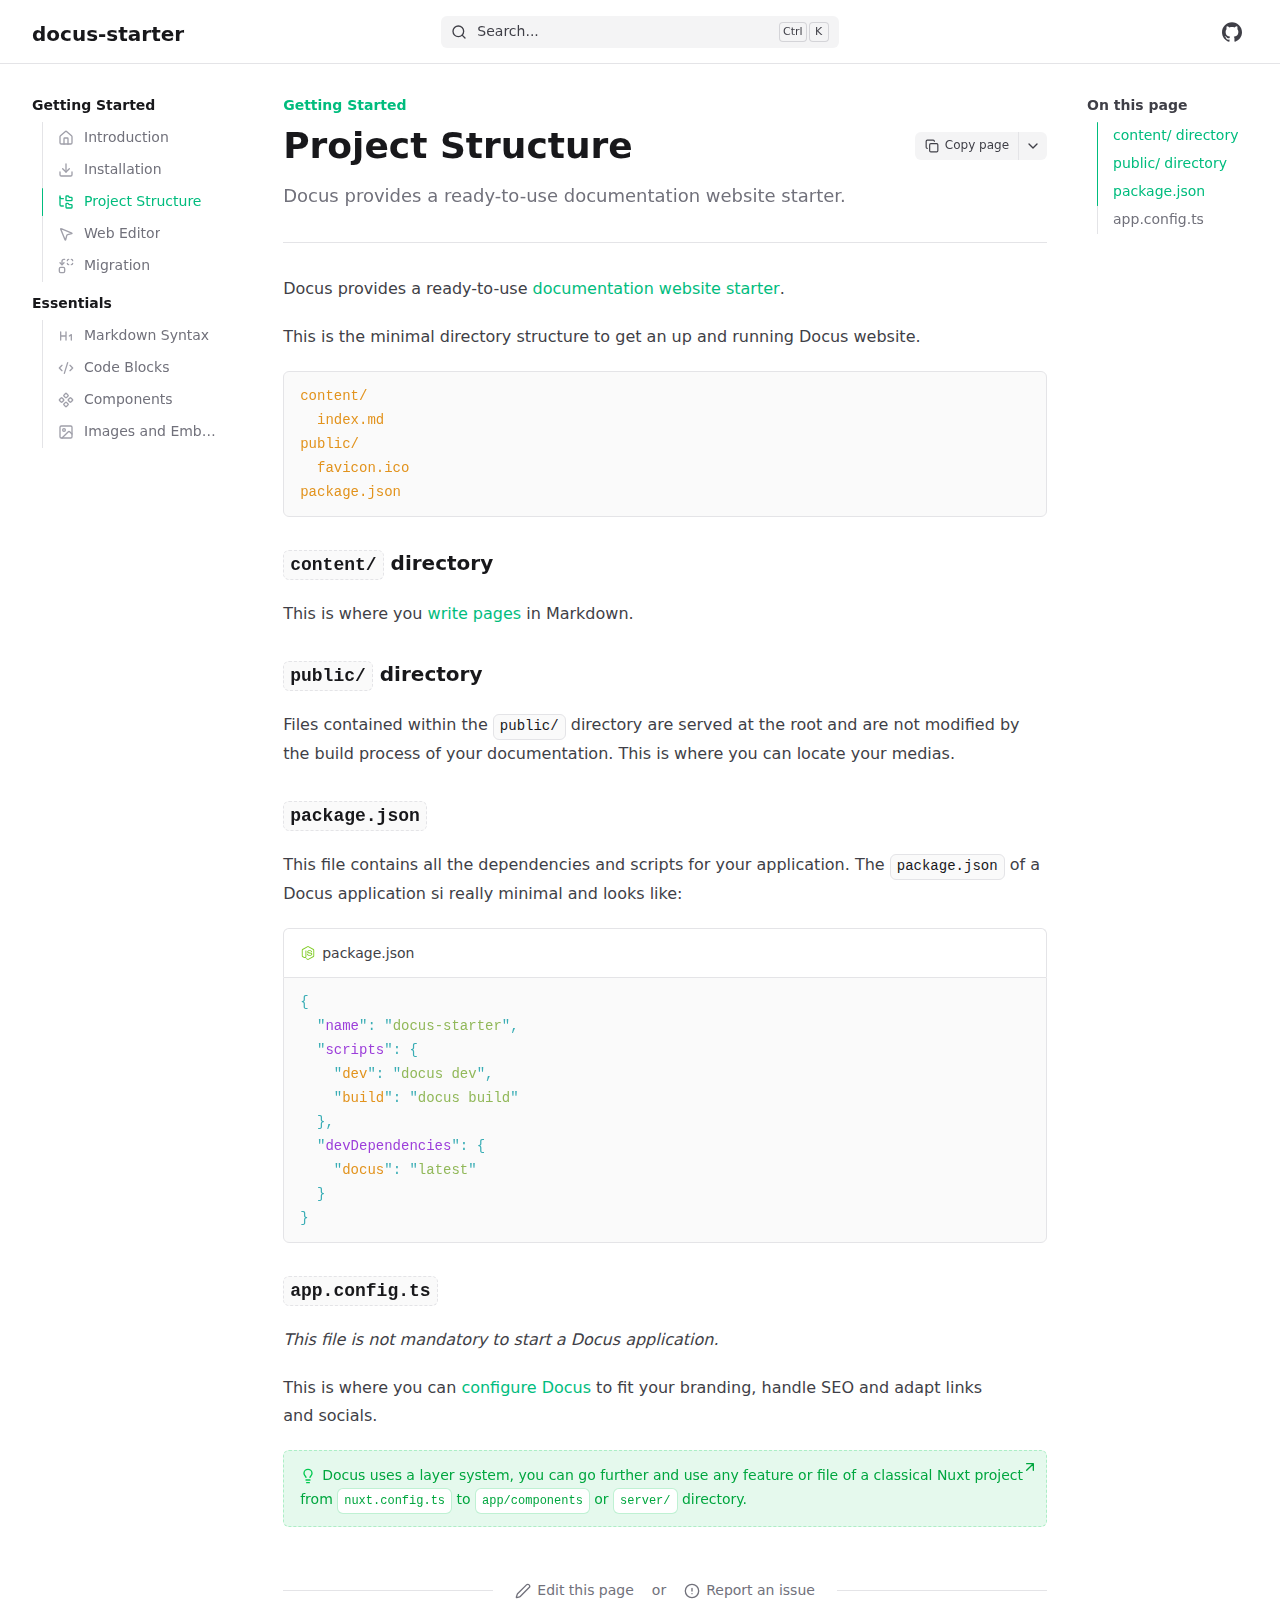
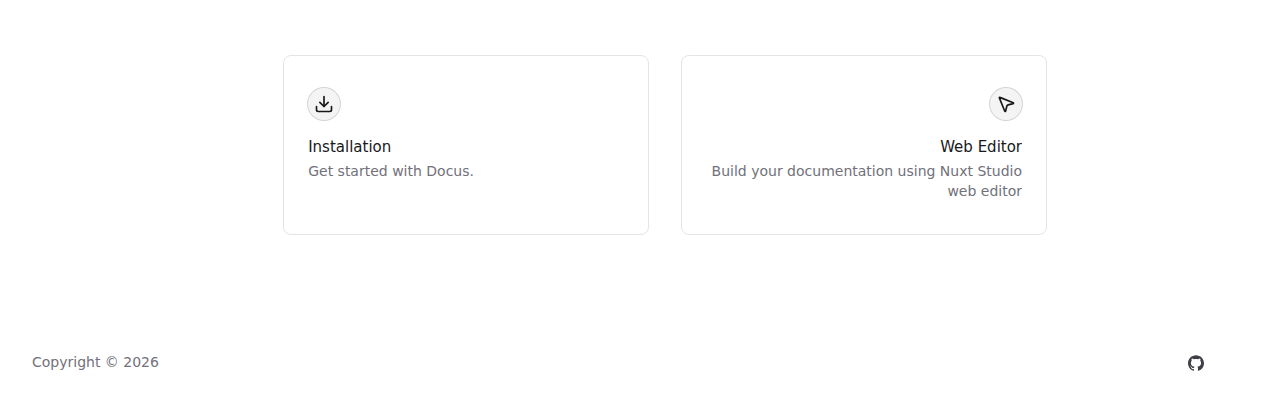
<file: getting-started/project-structure.html>
<!DOCTYPE html><html  lang="en" dir="ltr"><head><meta charset="utf-8"><meta name="viewport" content="width=device-width, initial-scale=1"><style id="nuxt-ui-colors">@layer base {
  :root {
  --ui-color-primary-50: var(--color-emerald-50, oklch(97.9% 0.021 166.113));
  --ui-color-primary-100: var(--color-emerald-100, oklch(95% 0.052 163.051));
  --ui-color-primary-200: var(--color-emerald-200, oklch(90.5% 0.093 164.15));
  --ui-color-primary-300: var(--color-emerald-300, oklch(84.5% 0.143 164.978));
  --ui-color-primary-400: var(--color-emerald-400, oklch(76.5% 0.177 163.223));
  --ui-color-primary-500: var(--color-emerald-500, oklch(69.6% 0.17 162.48));
  --ui-color-primary-600: var(--color-emerald-600, oklch(59.6% 0.145 163.225));
  --ui-color-primary-700: var(--color-emerald-700, oklch(50.8% 0.118 165.612));
  --ui-color-primary-800: var(--color-emerald-800, oklch(43.2% 0.095 166.913));
  --ui-color-primary-900: var(--color-emerald-900, oklch(37.8% 0.077 168.94));
  --ui-color-primary-950: var(--color-emerald-950, oklch(26.2% 0.051 172.552));
  --ui-color-secondary-50: var(--color-blue-50, oklch(97% 0.014 254.604));
  --ui-color-secondary-100: var(--color-blue-100, oklch(93.2% 0.032 255.585));
  --ui-color-secondary-200: var(--color-blue-200, oklch(88.2% 0.059 254.128));
  --ui-color-secondary-300: var(--color-blue-300, oklch(80.9% 0.105 251.813));
  --ui-color-secondary-400: var(--color-blue-400, oklch(70.7% 0.165 254.624));
  --ui-color-secondary-500: var(--color-blue-500, oklch(62.3% 0.214 259.815));
  --ui-color-secondary-600: var(--color-blue-600, oklch(54.6% 0.245 262.881));
  --ui-color-secondary-700: var(--color-blue-700, oklch(48.8% 0.243 264.376));
  --ui-color-secondary-800: var(--color-blue-800, oklch(42.4% 0.199 265.638));
  --ui-color-secondary-900: var(--color-blue-900, oklch(37.9% 0.146 265.522));
  --ui-color-secondary-950: var(--color-blue-950, oklch(28.2% 0.091 267.935));
  --ui-color-success-50: var(--color-green-50, oklch(98.2% 0.018 155.826));
  --ui-color-success-100: var(--color-green-100, oklch(96.2% 0.044 156.743));
  --ui-color-success-200: var(--color-green-200, oklch(92.5% 0.084 155.995));
  --ui-color-success-300: var(--color-green-300, oklch(87.1% 0.15 154.449));
  --ui-color-success-400: var(--color-green-400, oklch(79.2% 0.209 151.711));
  --ui-color-success-500: var(--color-green-500, oklch(72.3% 0.219 149.579));
  --ui-color-success-600: var(--color-green-600, oklch(62.7% 0.194 149.214));
  --ui-color-success-700: var(--color-green-700, oklch(52.7% 0.154 150.069));
  --ui-color-success-800: var(--color-green-800, oklch(44.8% 0.119 151.328));
  --ui-color-success-900: var(--color-green-900, oklch(39.3% 0.095 152.535));
  --ui-color-success-950: var(--color-green-950, oklch(26.6% 0.065 152.934));
  --ui-color-info-50: var(--color-blue-50, oklch(97% 0.014 254.604));
  --ui-color-info-100: var(--color-blue-100, oklch(93.2% 0.032 255.585));
  --ui-color-info-200: var(--color-blue-200, oklch(88.2% 0.059 254.128));
  --ui-color-info-300: var(--color-blue-300, oklch(80.9% 0.105 251.813));
  --ui-color-info-400: var(--color-blue-400, oklch(70.7% 0.165 254.624));
  --ui-color-info-500: var(--color-blue-500, oklch(62.3% 0.214 259.815));
  --ui-color-info-600: var(--color-blue-600, oklch(54.6% 0.245 262.881));
  --ui-color-info-700: var(--color-blue-700, oklch(48.8% 0.243 264.376));
  --ui-color-info-800: var(--color-blue-800, oklch(42.4% 0.199 265.638));
  --ui-color-info-900: var(--color-blue-900, oklch(37.9% 0.146 265.522));
  --ui-color-info-950: var(--color-blue-950, oklch(28.2% 0.091 267.935));
  --ui-color-warning-50: var(--color-yellow-50, oklch(98.7% 0.026 102.212));
  --ui-color-warning-100: var(--color-yellow-100, oklch(97.3% 0.071 103.193));
  --ui-color-warning-200: var(--color-yellow-200, oklch(94.5% 0.129 101.54));
  --ui-color-warning-300: var(--color-yellow-300, oklch(90.5% 0.182 98.111));
  --ui-color-warning-400: var(--color-yellow-400, oklch(85.2% 0.199 91.936));
  --ui-color-warning-500: var(--color-yellow-500, oklch(79.5% 0.184 86.047));
  --ui-color-warning-600: var(--color-yellow-600, oklch(68.1% 0.162 75.834));
  --ui-color-warning-700: var(--color-yellow-700, oklch(55.4% 0.135 66.442));
  --ui-color-warning-800: var(--color-yellow-800, oklch(47.6% 0.114 61.907));
  --ui-color-warning-900: var(--color-yellow-900, oklch(42.1% 0.095 57.708));
  --ui-color-warning-950: var(--color-yellow-950, oklch(28.6% 0.066 53.813));
  --ui-color-error-50: var(--color-red-50, oklch(97.1% 0.013 17.38));
  --ui-color-error-100: var(--color-red-100, oklch(93.6% 0.032 17.717));
  --ui-color-error-200: var(--color-red-200, oklch(88.5% 0.062 18.334));
  --ui-color-error-300: var(--color-red-300, oklch(80.8% 0.114 19.571));
  --ui-color-error-400: var(--color-red-400, oklch(70.4% 0.191 22.216));
  --ui-color-error-500: var(--color-red-500, oklch(63.7% 0.237 25.331));
  --ui-color-error-600: var(--color-red-600, oklch(57.7% 0.245 27.325));
  --ui-color-error-700: var(--color-red-700, oklch(50.5% 0.213 27.518));
  --ui-color-error-800: var(--color-red-800, oklch(44.4% 0.177 26.899));
  --ui-color-error-900: var(--color-red-900, oklch(39.6% 0.141 25.723));
  --ui-color-error-950: var(--color-red-950, oklch(25.8% 0.092 26.042));
  --ui-color-neutral-50: var(--color-zinc-50, oklch(98.5% 0 0));
  --ui-color-neutral-100: var(--color-zinc-100, oklch(96.7% 0.001 286.375));
  --ui-color-neutral-200: var(--color-zinc-200, oklch(92% 0.004 286.32));
  --ui-color-neutral-300: var(--color-zinc-300, oklch(87.1% 0.006 286.286));
  --ui-color-neutral-400: var(--color-zinc-400, oklch(70.5% 0.015 286.067));
  --ui-color-neutral-500: var(--color-zinc-500, oklch(55.2% 0.016 285.938));
  --ui-color-neutral-600: var(--color-zinc-600, oklch(44.2% 0.017 285.786));
  --ui-color-neutral-700: var(--color-zinc-700, oklch(37% 0.013 285.805));
  --ui-color-neutral-800: var(--color-zinc-800, oklch(27.4% 0.006 286.033));
  --ui-color-neutral-900: var(--color-zinc-900, oklch(21% 0.006 285.885));
  --ui-color-neutral-950: var(--color-zinc-950, oklch(14.1% 0.005 285.823));
  }
  :root, .light {
  --ui-primary: var(--ui-color-primary-500);
  --ui-secondary: var(--ui-color-secondary-500);
  --ui-success: var(--ui-color-success-500);
  --ui-info: var(--ui-color-info-500);
  --ui-warning: var(--ui-color-warning-500);
  --ui-error: var(--ui-color-error-500);
  }
  .dark {
  --ui-primary: var(--ui-color-primary-400);
  --ui-secondary: var(--ui-color-secondary-400);
  --ui-success: var(--ui-color-success-400);
  --ui-info: var(--ui-color-info-400);
  --ui-warning: var(--ui-color-warning-400);
  --ui-error: var(--ui-color-error-400);
  }
}</style><script type="importmap">{"imports":{"#entry":"/_nuxt/DOg0ad1Z.js"}}</script><title>Project Structure - docus-starter</title><style>/*! tailwindcss v4.1.13 | MIT License | https://tailwindcss.com */.shiki span.line{display:block}.shiki span.line.highlight{background-color:var(--ui-bg-accented);margin:0 -16px;padding:0 16px}@supports (color:color-mix(in lab,red,red)){.shiki span.line.highlight{background-color:color-mix(in oklab,var(--ui-bg-accented)50%,transparent)}}</style><link rel="stylesheet" href="/_nuxt/entry.DAQ5gne3.css" crossorigin><style>@layer components {:where(.i-lucide\:alert-circle){display:inline-block;width:1em;height:1em;background-color:currentColor;-webkit-mask-image:var(--svg);mask-image:var(--svg);-webkit-mask-repeat:no-repeat;mask-repeat:no-repeat;-webkit-mask-size:100% 100%;mask-size:100% 100%;--svg:url("data:image/svg+xml,%3Csvg xmlns='http://www.w3.org/2000/svg' viewBox='0 0 24 24' width='24' height='24'%3E%3Cg fill='none' stroke='black' stroke-linecap='round' stroke-linejoin='round' stroke-width='2'%3E%3Ccircle cx='12' cy='12' r='10'/%3E%3Cpath d='M12 8v4m0 4h.01'/%3E%3C/g%3E%3C/svg%3E")}:where(.i-lucide\:arrow-up-right){display:inline-block;width:1em;height:1em;background-color:currentColor;-webkit-mask-image:var(--svg);mask-image:var(--svg);-webkit-mask-repeat:no-repeat;mask-repeat:no-repeat;-webkit-mask-size:100% 100%;mask-size:100% 100%;--svg:url("data:image/svg+xml,%3Csvg xmlns='http://www.w3.org/2000/svg' viewBox='0 0 24 24' width='24' height='24'%3E%3Cpath fill='none' stroke='black' stroke-linecap='round' stroke-linejoin='round' stroke-width='2' d='M7 7h10v10M7 17L17 7'/%3E%3C/svg%3E")}:where(.i-lucide\:chevron-down){display:inline-block;width:1em;height:1em;background-color:currentColor;-webkit-mask-image:var(--svg);mask-image:var(--svg);-webkit-mask-repeat:no-repeat;mask-repeat:no-repeat;-webkit-mask-size:100% 100%;mask-size:100% 100%;--svg:url("data:image/svg+xml,%3Csvg xmlns='http://www.w3.org/2000/svg' viewBox='0 0 24 24' width='24' height='24'%3E%3Cpath fill='none' stroke='black' stroke-linecap='round' stroke-linejoin='round' stroke-width='2' d='m6 9l6 6l6-6'/%3E%3C/svg%3E")}:where(.i-lucide\:code-xml){display:inline-block;width:1em;height:1em;background-color:currentColor;-webkit-mask-image:var(--svg);mask-image:var(--svg);-webkit-mask-repeat:no-repeat;mask-repeat:no-repeat;-webkit-mask-size:100% 100%;mask-size:100% 100%;--svg:url("data:image/svg+xml,%3Csvg xmlns='http://www.w3.org/2000/svg' viewBox='0 0 24 24' width='24' height='24'%3E%3Cpath fill='none' stroke='black' stroke-linecap='round' stroke-linejoin='round' stroke-width='2' d='m18 16l4-4l-4-4M6 8l-4 4l4 4m8.5-12l-5 16'/%3E%3C/svg%3E")}:where(.i-lucide\:component){display:inline-block;width:1em;height:1em;background-color:currentColor;-webkit-mask-image:var(--svg);mask-image:var(--svg);-webkit-mask-repeat:no-repeat;mask-repeat:no-repeat;-webkit-mask-size:100% 100%;mask-size:100% 100%;--svg:url("data:image/svg+xml,%3Csvg xmlns='http://www.w3.org/2000/svg' viewBox='0 0 24 24' width='24' height='24'%3E%3Cpath fill='none' stroke='black' stroke-linecap='round' stroke-linejoin='round' stroke-width='2' d='M15.536 11.293a1 1 0 0 0 0 1.414l2.376 2.377a1 1 0 0 0 1.414 0l2.377-2.377a1 1 0 0 0 0-1.414l-2.377-2.377a1 1 0 0 0-1.414 0zm-13.239 0a1 1 0 0 0 0 1.414l2.377 2.377a1 1 0 0 0 1.414 0l2.377-2.377a1 1 0 0 0 0-1.414L6.088 8.916a1 1 0 0 0-1.414 0zm6.619 6.619a1 1 0 0 0 0 1.415l2.377 2.376a1 1 0 0 0 1.414 0l2.377-2.376a1 1 0 0 0 0-1.415l-2.377-2.376a1 1 0 0 0-1.414 0zm0-13.238a1 1 0 0 0 0 1.414l2.377 2.376a1 1 0 0 0 1.414 0l2.377-2.376a1 1 0 0 0 0-1.414l-2.377-2.377a1 1 0 0 0-1.414 0z'/%3E%3C/svg%3E")}:where(.i-lucide\:copy){display:inline-block;width:1em;height:1em;background-color:currentColor;-webkit-mask-image:var(--svg);mask-image:var(--svg);-webkit-mask-repeat:no-repeat;mask-repeat:no-repeat;-webkit-mask-size:100% 100%;mask-size:100% 100%;--svg:url("data:image/svg+xml,%3Csvg xmlns='http://www.w3.org/2000/svg' viewBox='0 0 24 24' width='24' height='24'%3E%3Cg fill='none' stroke='black' stroke-linecap='round' stroke-linejoin='round' stroke-width='2'%3E%3Crect width='14' height='14' x='8' y='8' rx='2' ry='2'/%3E%3Cpath d='M4 16c-1.1 0-2-.9-2-2V4c0-1.1.9-2 2-2h10c1.1 0 2 .9 2 2'/%3E%3C/g%3E%3C/svg%3E")}:where(.i-lucide\:download){display:inline-block;width:1em;height:1em;background-color:currentColor;-webkit-mask-image:var(--svg);mask-image:var(--svg);-webkit-mask-repeat:no-repeat;mask-repeat:no-repeat;-webkit-mask-size:100% 100%;mask-size:100% 100%;--svg:url("data:image/svg+xml,%3Csvg xmlns='http://www.w3.org/2000/svg' viewBox='0 0 24 24' width='24' height='24'%3E%3Cg fill='none' stroke='black' stroke-linecap='round' stroke-linejoin='round' stroke-width='2'%3E%3Cpath d='M12 15V3m9 12v4a2 2 0 0 1-2 2H5a2 2 0 0 1-2-2v-4'/%3E%3Cpath d='m7 10l5 5l5-5'/%3E%3C/g%3E%3C/svg%3E")}:where(.i-lucide\:folder-tree){display:inline-block;width:1em;height:1em;background-color:currentColor;-webkit-mask-image:var(--svg);mask-image:var(--svg);-webkit-mask-repeat:no-repeat;mask-repeat:no-repeat;-webkit-mask-size:100% 100%;mask-size:100% 100%;--svg:url("data:image/svg+xml,%3Csvg xmlns='http://www.w3.org/2000/svg' viewBox='0 0 24 24' width='24' height='24'%3E%3Cg fill='none' stroke='black' stroke-linecap='round' stroke-linejoin='round' stroke-width='2'%3E%3Cpath d='M20 10a1 1 0 0 0 1-1V6a1 1 0 0 0-1-1h-2.5a1 1 0 0 1-.8-.4l-.9-1.2A1 1 0 0 0 15 3h-2a1 1 0 0 0-1 1v5a1 1 0 0 0 1 1Zm0 11a1 1 0 0 0 1-1v-3a1 1 0 0 0-1-1h-2.9a1 1 0 0 1-.88-.55l-.42-.85a1 1 0 0 0-.92-.6H13a1 1 0 0 0-1 1v5a1 1 0 0 0 1 1ZM3 5a2 2 0 0 0 2 2h3'/%3E%3Cpath d='M3 3v13a2 2 0 0 0 2 2h3'/%3E%3C/g%3E%3C/svg%3E")}:where(.i-lucide\:hash){display:inline-block;width:1em;height:1em;background-color:currentColor;-webkit-mask-image:var(--svg);mask-image:var(--svg);-webkit-mask-repeat:no-repeat;mask-repeat:no-repeat;-webkit-mask-size:100% 100%;mask-size:100% 100%;--svg:url("data:image/svg+xml,%3Csvg xmlns='http://www.w3.org/2000/svg' viewBox='0 0 24 24' width='24' height='24'%3E%3Cpath fill='none' stroke='black' stroke-linecap='round' stroke-linejoin='round' stroke-width='2' d='M4 9h16M4 15h16M10 3L8 21m8-18l-2 18'/%3E%3C/svg%3E")}:where(.i-lucide\:heading-1){display:inline-block;width:1em;height:1em;background-color:currentColor;-webkit-mask-image:var(--svg);mask-image:var(--svg);-webkit-mask-repeat:no-repeat;mask-repeat:no-repeat;-webkit-mask-size:100% 100%;mask-size:100% 100%;--svg:url("data:image/svg+xml,%3Csvg xmlns='http://www.w3.org/2000/svg' viewBox='0 0 24 24' width='24' height='24'%3E%3Cpath fill='none' stroke='black' stroke-linecap='round' stroke-linejoin='round' stroke-width='2' d='M4 12h8m-8 6V6m8 12V6m5 6l3-2v8'/%3E%3C/svg%3E")}:where(.i-lucide\:house){display:inline-block;width:1em;height:1em;background-color:currentColor;-webkit-mask-image:var(--svg);mask-image:var(--svg);-webkit-mask-repeat:no-repeat;mask-repeat:no-repeat;-webkit-mask-size:100% 100%;mask-size:100% 100%;--svg:url("data:image/svg+xml,%3Csvg xmlns='http://www.w3.org/2000/svg' viewBox='0 0 24 24' width='24' height='24'%3E%3Cg fill='none' stroke='black' stroke-linecap='round' stroke-linejoin='round' stroke-width='2'%3E%3Cpath d='M15 21v-8a1 1 0 0 0-1-1h-4a1 1 0 0 0-1 1v8'/%3E%3Cpath d='M3 10a2 2 0 0 1 .709-1.528l7-6a2 2 0 0 1 2.582 0l7 6A2 2 0 0 1 21 10v9a2 2 0 0 1-2 2H5a2 2 0 0 1-2-2z'/%3E%3C/g%3E%3C/svg%3E")}:where(.i-lucide\:image){display:inline-block;width:1em;height:1em;background-color:currentColor;-webkit-mask-image:var(--svg);mask-image:var(--svg);-webkit-mask-repeat:no-repeat;mask-repeat:no-repeat;-webkit-mask-size:100% 100%;mask-size:100% 100%;--svg:url("data:image/svg+xml,%3Csvg xmlns='http://www.w3.org/2000/svg' viewBox='0 0 24 24' width='24' height='24'%3E%3Cg fill='none' stroke='black' stroke-linecap='round' stroke-linejoin='round' stroke-width='2'%3E%3Crect width='18' height='18' x='3' y='3' rx='2' ry='2'/%3E%3Ccircle cx='9' cy='9' r='2'/%3E%3Cpath d='m21 15l-3.086-3.086a2 2 0 0 0-2.828 0L6 21'/%3E%3C/g%3E%3C/svg%3E")}:where(.i-lucide\:lightbulb){display:inline-block;width:1em;height:1em;background-color:currentColor;-webkit-mask-image:var(--svg);mask-image:var(--svg);-webkit-mask-repeat:no-repeat;mask-repeat:no-repeat;-webkit-mask-size:100% 100%;mask-size:100% 100%;--svg:url("data:image/svg+xml,%3Csvg xmlns='http://www.w3.org/2000/svg' viewBox='0 0 24 24' width='24' height='24'%3E%3Cpath fill='none' stroke='black' stroke-linecap='round' stroke-linejoin='round' stroke-width='2' d='M15 14c.2-1 .7-1.7 1.5-2.5c1-.9 1.5-2.2 1.5-3.5A6 6 0 0 0 6 8c0 1 .2 2.2 1.5 3.5c.7.7 1.3 1.5 1.5 2.5m0 4h6m-5 4h4'/%3E%3C/svg%3E")}:where(.i-lucide\:mouse-pointer-2){display:inline-block;width:1em;height:1em;background-color:currentColor;-webkit-mask-image:var(--svg);mask-image:var(--svg);-webkit-mask-repeat:no-repeat;mask-repeat:no-repeat;-webkit-mask-size:100% 100%;mask-size:100% 100%;--svg:url("data:image/svg+xml,%3Csvg xmlns='http://www.w3.org/2000/svg' viewBox='0 0 24 24' width='24' height='24'%3E%3Cpath fill='none' stroke='black' stroke-linecap='round' stroke-linejoin='round' stroke-width='2' d='M4.037 4.688a.495.495 0 0 1 .651-.651l16 6.5a.5.5 0 0 1-.063.947l-6.124 1.58a2 2 0 0 0-1.438 1.435l-1.579 6.126a.5.5 0 0 1-.947.063z'/%3E%3C/svg%3E")}:where(.i-lucide\:pen){display:inline-block;width:1em;height:1em;background-color:currentColor;-webkit-mask-image:var(--svg);mask-image:var(--svg);-webkit-mask-repeat:no-repeat;mask-repeat:no-repeat;-webkit-mask-size:100% 100%;mask-size:100% 100%;--svg:url("data:image/svg+xml,%3Csvg xmlns='http://www.w3.org/2000/svg' viewBox='0 0 24 24' width='24' height='24'%3E%3Cpath fill='none' stroke='black' stroke-linecap='round' stroke-linejoin='round' stroke-width='2' d='M21.174 6.812a1 1 0 0 0-3.986-3.987L3.842 16.174a2 2 0 0 0-.5.83l-1.321 4.352a.5.5 0 0 0 .623.622l4.353-1.32a2 2 0 0 0 .83-.497z'/%3E%3C/svg%3E")}:where(.i-lucide\:replace){display:inline-block;width:1em;height:1em;background-color:currentColor;-webkit-mask-image:var(--svg);mask-image:var(--svg);-webkit-mask-repeat:no-repeat;mask-repeat:no-repeat;-webkit-mask-size:100% 100%;mask-size:100% 100%;--svg:url("data:image/svg+xml,%3Csvg xmlns='http://www.w3.org/2000/svg' viewBox='0 0 24 24' width='24' height='24'%3E%3Cg fill='none' stroke='black' stroke-linecap='round' stroke-linejoin='round' stroke-width='2'%3E%3Cpath d='M14 4a2 2 0 0 1 2-2m0 8a2 2 0 0 1-2-2m6-6a2 2 0 0 1 2 2m0 4a2 2 0 0 1-2 2M3 7l3 3l3-3'/%3E%3Cpath d='M6 10V5a3 3 0 0 1 3-3h1'/%3E%3Crect width='8' height='8' x='2' y='14' rx='2'/%3E%3C/g%3E%3C/svg%3E")}:where(.i-lucide\:search){display:inline-block;width:1em;height:1em;background-color:currentColor;-webkit-mask-image:var(--svg);mask-image:var(--svg);-webkit-mask-repeat:no-repeat;mask-repeat:no-repeat;-webkit-mask-size:100% 100%;mask-size:100% 100%;--svg:url("data:image/svg+xml,%3Csvg xmlns='http://www.w3.org/2000/svg' viewBox='0 0 24 24' width='24' height='24'%3E%3Cg fill='none' stroke='black' stroke-linecap='round' stroke-linejoin='round' stroke-width='2'%3E%3Cpath d='m21 21l-4.34-4.34'/%3E%3Ccircle cx='11' cy='11' r='8'/%3E%3C/g%3E%3C/svg%3E")}:where(.i-simple-icons\:github){display:inline-block;width:1em;height:1em;background-color:currentColor;-webkit-mask-image:var(--svg);mask-image:var(--svg);-webkit-mask-repeat:no-repeat;mask-repeat:no-repeat;-webkit-mask-size:100% 100%;mask-size:100% 100%;--svg:url("data:image/svg+xml,%3Csvg xmlns='http://www.w3.org/2000/svg' viewBox='0 0 24 24' width='24' height='24'%3E%3Cpath fill='black' d='M12 .297c-6.63 0-12 5.373-12 12c0 5.303 3.438 9.8 8.205 11.385c.6.113.82-.258.82-.577c0-.285-.01-1.04-.015-2.04c-3.338.724-4.042-1.61-4.042-1.61C4.422 18.07 3.633 17.7 3.633 17.7c-1.087-.744.084-.729.084-.729c1.205.084 1.838 1.236 1.838 1.236c1.07 1.835 2.809 1.305 3.495.998c.108-.776.417-1.305.76-1.605c-2.665-.3-5.466-1.332-5.466-5.93c0-1.31.465-2.38 1.235-3.22c-.135-.303-.54-1.523.105-3.176c0 0 1.005-.322 3.3 1.23c.96-.267 1.98-.399 3-.405c1.02.006 2.04.138 3 .405c2.28-1.552 3.285-1.23 3.285-1.23c.645 1.653.24 2.873.12 3.176c.765.84 1.23 1.91 1.23 3.22c0 4.61-2.805 5.625-5.475 5.92c.42.36.81 1.096.81 2.22c0 1.606-.015 2.896-.015 3.286c0 .315.21.69.825.57C20.565 22.092 24 17.592 24 12.297c0-6.627-5.373-12-12-12'/%3E%3C/svg%3E")}:where(.i-vscode-icons\:file-type-node){display:inline-block;width:1em;height:1em;background-repeat:no-repeat;background-size:100% 100%;background-image:url("data:image/svg+xml,%3Csvg xmlns='http://www.w3.org/2000/svg' viewBox='0 0 32 32' width='32' height='32'%3E%3Cpath fill='%2383cd29' d='M16 30a2.15 2.15 0 0 1-1.076-.288L11.5 27.685c-.511-.286-.262-.387-.093-.446a6.8 6.8 0 0 0 1.549-.7a.26.26 0 0 1 .255.019l2.631 1.563a.34.34 0 0 0 .318 0l10.26-5.922a.32.32 0 0 0 .157-.278V10.075a.33.33 0 0 0-.159-.283l-10.26-5.917a.32.32 0 0 0-.317 0L5.587 9.794a.33.33 0 0 0-.162.281v11.841a.32.32 0 0 0 .161.274L8.4 23.814c1.525.762 2.459-.136 2.459-1.038V11.085a.3.3 0 0 1 .3-.3h1.3a.3.3 0 0 1 .3.3v11.692c0 2.035-1.108 3.2-3.038 3.2a4.4 4.4 0 0 1-2.363-.642l-2.697-1.547a2.17 2.17 0 0 1-1.076-1.872V10.075A2.16 2.16 0 0 1 4.661 8.2l10.261-5.924a2.25 2.25 0 0 1 2.156 0L27.338 8.2a2.17 2.17 0 0 1 1.077 1.87v11.846a2.17 2.17 0 0 1-1.077 1.872l-10.26 5.924A2.15 2.15 0 0 1 16 30'/%3E%3Cpath fill='%2383cd29' d='M14.054 17.953a.3.3 0 0 1 .3-.3h1.327a.3.3 0 0 1 .295.251c.2 1.351.8 2.032 3.513 2.032c2.161 0 3.082-.489 3.082-1.636c0-.661-.261-1.152-3.62-1.481c-2.808-.278-4.544-.9-4.544-3.144c0-2.07 1.745-3.305 4.67-3.305c3.287 0 4.914 1.141 5.12 3.589a.3.3 0 0 1-.295.323h-1.336a.3.3 0 0 1-.288-.232c-.319-1.421-1.1-1.875-3.2-1.875c-2.36 0-2.634.822-2.634 1.438c0 .746.324.964 3.51 1.385c3.153.417 4.651 1.007 4.651 3.223c0 2.236-1.864 3.516-5.115 3.516c-4.495.006-5.436-2.055-5.436-3.784'/%3E%3C/svg%3E")}}</style><link rel="preload" as="fetch" crossorigin="anonymous" href="/getting-started/project-structure/_payload.json?ea280306-3e6f-47d0-be66-f5a0245a5b65"><link rel="modulepreload" as="script" crossorigin href="/_nuxt/DOg0ad1Z.js"><link rel="modulepreload" as="script" crossorigin href="/_nuxt/PxIdVtar.js"><link rel="modulepreload" as="script" crossorigin href="/_nuxt/Cjca5kI1.js"><link rel="modulepreload" as="script" crossorigin href="/_nuxt/Btxo3zUf.js"><link rel="modulepreload" as="script" crossorigin href="/_nuxt/DV-2jwmH.js"><link rel="modulepreload" as="script" crossorigin href="/_nuxt/BN_7HF1G.js"><link rel="modulepreload" as="script" crossorigin href="/_nuxt/BQU6QX_N.js"><link rel="modulepreload" as="script" crossorigin href="/_nuxt/nmcmQcLE.js"><link rel="modulepreload" as="script" crossorigin href="/_nuxt/qzuPE6p4.js"><link rel="modulepreload" as="script" crossorigin href="/_nuxt/C4Vbx7oT.js"><link rel="modulepreload" as="script" crossorigin href="/_nuxt/Cndr6wSg.js"><link rel="modulepreload" as="script" crossorigin href="/_nuxt/CXSCLjL-.js"><link rel="modulepreload" as="script" crossorigin href="/_nuxt/ZSiBjkvq.js"><link rel="modulepreload" as="script" crossorigin href="/_nuxt/Bb0-3JsP.js"><link rel="modulepreload" as="script" crossorigin href="/_nuxt/tijRrzkl.js"><link rel="modulepreload" as="script" crossorigin href="/_nuxt/B-C8EXtL.js"><link rel="preload" as="fetch" fetchpriority="low" crossorigin="anonymous" href="/_nuxt/builds/meta/ea280306-3e6f-47d0-be66-f5a0245a5b65.json"><link rel="prefetch" as="style" crossorigin href="/_nuxt/index.BwTBaIXH.css"><link rel="prefetch" as="script" crossorigin href="/_nuxt/XgZxCYAN.js"><link rel="prefetch" as="script" crossorigin href="/_nuxt/Bjn7hK3Y.js"><link rel="prefetch" as="script" crossorigin href="/_nuxt/BgPLo4XW.js"><link rel="prefetch" as="script" crossorigin href="/_nuxt/lDCt5PN4.js"><meta property="og:image" content="/__og-image__/static/getting-started/project-structure/og.png"><meta property="og:image:type" content="image/png"><meta name="twitter:card" content="summary_large_image"><meta name="twitter:image" content="/__og-image__/static/getting-started/project-structure/og.png"><meta name="twitter:image:src" content="/__og-image__/static/getting-started/project-structure/og.png"><meta property="og:image:width" content="1200"><meta name="twitter:image:width" content="1200"><meta property="og:image:height" content="600"><meta name="twitter:image:height" content="600"><meta name="robots" content="index, follow, max-image-preview:large, max-snippet:-1, max-video-preview:-1"><link rel="icon" href="/favicon.ico"><meta name="description" content="Docus provides a ready-to-use documentation website starter."><meta property="og:site_name" content="docus-starter"><meta property="og:title" content="Project Structure"><meta property="og:description" content="Docus provides a ready-to-use documentation website starter."><script type="module" src="/_nuxt/DOg0ad1Z.js" crossorigin></script><script>"use strict";(()=>{const t=window,e=document.documentElement,c=["dark","light"],n=getStorageValue("localStorage","nuxt-color-mode")||"system";let i=n==="system"?u():n;const r=e.getAttribute("data-color-mode-forced");r&&(i=r),l(i),t["__NUXT_COLOR_MODE__"]={preference:n,value:i,getColorScheme:u,addColorScheme:l,removeColorScheme:d};function l(o){const s=""+o+"",a="";e.classList?e.classList.add(s):e.className+=" "+s,a&&e.setAttribute("data-"+a,o)}function d(o){const s=""+o+"",a="";e.classList?e.classList.remove(s):e.className=e.className.replace(new RegExp(s,"g"),""),a&&e.removeAttribute("data-"+a)}function f(o){return t.matchMedia("(prefers-color-scheme"+o+")")}function u(){if(t.matchMedia&&f("").media!=="not all"){for(const o of c)if(f(":"+o).matches)return o}return"light"}})();function getStorageValue(t,e){switch(t){case"localStorage":return window.localStorage.getItem(e);case"sessionStorage":return window.sessionStorage.getItem(e);case"cookie":return getCookie(e);default:return null}}function getCookie(t){const c=("; "+window.document.cookie).split("; "+t+"=");if(c.length===2)return c.pop()?.split(";").shift()}</script></head><body><div id="__nuxt" class="isolate"><!--[--><!--[--><!--[--><!--[--><!--[--><div class="nuxt-loading-indicator" style="position:fixed;top:0;right:0;left:0;pointer-events:none;width:auto;height:3px;opacity:0;background:var(--ui-primary);background-size:0% auto;transform:scaleX(0%);transform-origin:left;transition:transform 0.1s, height 0.4s, opacity 0.4s;z-index:999999;"></div><!--[--><!--[--><!----><!----><!----><header class="bg-default/75 backdrop-blur border-b border-default h-(--ui-header-height) sticky top-0 z-50"><!--[--><!--]--><div class="w-full max-w-(--ui-container) mx-auto px-4 sm:px-6 lg:px-8 flex items-center justify-between gap-3 h-full"><!--[--><div class="lg:flex-1 flex items-center gap-1.5"><!----><!--[--><a href="/" aria-label="docus-starter" class="focus-visible:outline-primary hover:text-default transition-colors shrink-0 font-bold text-xl text-highlighted flex items-end gap-1.5"><!--[--><!--[--><!--[--><span class="h-6 w-auto shrink-0">docus-starter</span><!--]--><!--]--><!--]--></a><!--]--></div><div class="hidden lg:flex flex-1"><!--[--><!--[--><!----><!--[--><!--[--><button type="button" class="rounded-md font-medium inline-flex items-center disabled:cursor-not-allowed aria-disabled:cursor-not-allowed disabled:opacity-75 aria-disabled:opacity-75 transition-colors px-2.5 py-1.5 text-sm gap-1.5 text-default bg-elevated hover:bg-accented/75 active:bg-accented/75 focus:outline-none focus-visible:bg-accented/75 disabled:bg-elevated aria-disabled:bg-elevated w-full"><!--[--><!--[--><span class="iconify i-lucide:search shrink-0 size-4 mr-1" aria-hidden="true" style=""></span><!--]--><!--[--><span class="truncate">Search...</span><!--]--><!--[--><div class="hidden lg:flex items-center gap-0.5 ms-auto"><!--[--><!--[--><kbd class="inline-flex items-center justify-center px-1 rounded-sm font-medium font-sans h-5 min-w-[20px] text-[11px] ring ring-inset ring-accented text-default bg-elevated"><!--[--> <!--]--></kbd><kbd class="inline-flex items-center justify-center px-1 rounded-sm font-medium font-sans h-5 min-w-[20px] text-[11px] ring ring-inset ring-accented text-default bg-elevated"><!--[-->K<!--]--></kbd><!--]--><!--]--></div><!--]--><!--]--></button><!--]--><!--]--><!--]--><!--]--></div><div class="flex items-center justify-end lg:flex-1 gap-1.5"><!--[--><div></div><!----><!--[--><!----><!--[--><!--[--><button type="button" aria-label="Search..." class="rounded-md font-medium inline-flex items-center disabled:cursor-not-allowed aria-disabled:cursor-not-allowed disabled:opacity-75 aria-disabled:opacity-75 transition-colors text-sm gap-1.5 text-default hover:bg-elevated active:bg-elevated focus:outline-none focus-visible:bg-elevated hover:disabled:bg-transparent dark:hover:disabled:bg-transparent hover:aria-disabled:bg-transparent dark:hover:aria-disabled:bg-transparent p-1.5 lg:hidden"><!--[--><!--[--><span class="iconify i-lucide:search shrink-0 size-5" aria-hidden="true" style=""></span><!--]--><!--[--><!----><!--]--><!--[--><!----><!--]--><!--]--></button><!--]--><!--]--><!--]--><!--[--><div class="h-8 w-8 animate-pulse bg-neutral-200 dark:bg-neutral-800 rounded-md"></div><!--]--><!--[--><!--[--><!--[--><a href="https://github.com/larbish/docus-4.2" rel="noopener noreferrer" target="_blank" aria-label="GitHub" class="rounded-md font-medium inline-flex items-center disabled:cursor-not-allowed aria-disabled:cursor-not-allowed disabled:opacity-75 aria-disabled:opacity-75 transition-colors text-sm gap-1.5 text-default hover:bg-elevated active:bg-elevated focus:outline-none focus-visible:bg-elevated hover:disabled:bg-transparent dark:hover:disabled:bg-transparent hover:aria-disabled:bg-transparent dark:hover:aria-disabled:bg-transparent p-1.5"><!--[--><!--[--><span class="iconify i-simple-icons:github shrink-0 size-5" aria-hidden="true" style=""></span><!--]--><!--[--><!----><!--]--><!--[--><!----><!--]--><!--]--></a><!--]--><!--]--><!--]--><!--]--><!--[--><!--[--><!--[--><button type="button" class="rounded-md font-medium inline-flex items-center disabled:cursor-not-allowed aria-disabled:cursor-not-allowed disabled:opacity-75 aria-disabled:opacity-75 transition-colors text-xs gap-1.5 text-default hover:bg-elevated active:bg-elevated focus:outline-none focus-visible:bg-elevated hover:disabled:bg-transparent dark:hover:disabled:bg-transparent hover:aria-disabled:bg-transparent dark:hover:aria-disabled:bg-transparent p-1.5 -me-1.5 lg:hidden"><!--[--><!--[--><!----><!--]--><!--[--><svg xmlns="http://www.w3.org/2000/svg" class="size-5" viewBox="0 0 24 24" fill="none" stroke="currentColor" stroke-width="2" stroke-linecap="round" stroke-linejoin="round"><line x1="4" y1="6" x2="20" y2="6" class="outline-none"></line><line x1="4" y1="12" x2="20" y2="12" class="outline-none"></line><line x1="4" y1="18" x2="20" y2="18" class="outline-none"></line></svg><!--]--><!--[--><!----><!--]--><!--]--></button><!--]--><!--]--><!--]--></div><!--]--></div><!--[--><!--]--></header><!--[--><!----><!--v-if--><!--]--><!--]--><main class="min-h-[calc(100vh-var(--ui-header-height))]"><!--[--><div class="w-full max-w-(--ui-container) mx-auto px-4 sm:px-6 lg:px-8"><!--[--><div class="flex flex-col lg:grid lg:grid-cols-10 lg:gap-10"><aside class="hidden overflow-y-auto lg:block lg:max-h-[calc(100vh-var(--ui-header-height))] lg:sticky lg:top-(--ui-header-height) py-8 lg:ps-4 lg:-ms-4 lg:pe-6.5 lg:col-span-2"><div class="relative"><!----><!--[--><div></div><!--[--><!----><nav><ul class="isolate -mx-2.5 -mt-1.5"><!--[--><!--[--><!--[--><li data-state="open" data-orientation="vertical" class="flex flex-col data-[state=open]:mb-1.5"><!--[--><!--[--><button type="button" aria-controls aria-expanded="true" data-state="open" id="reka-accordion-trigger-v-0-0-0" data-reka-collection-item data-orientation="vertical" class="group relative w-full px-2.5 py-1.5 before:inset-y-px before:inset-x-0 flex items-center gap-1.5 text-sm before:absolute before:z-[-1] before:rounded-md focus:outline-none focus-visible:outline-none focus-visible:before:ring-inset focus-visible:before:ring-2 focus-visible:before:ring-primary text-muted hover:text-highlighted data-[state=open]:text-highlighted transition-colors font-semibold focus-visible:ring-primary"><!--[--><!--[--><!--[--><!--[--><!----><!--]--><span class="truncate"><!--[-->Getting Started<!--]--><!----></span><span class="ms-auto gap-1.5 items-center hidden"><!--[--><!----><span class="iconify i-lucide:chevron-down size-5 transform transition-transform duration-200 shrink-0 group-data-[state=open]:rotate-180" aria-hidden="true" style=""></span><!--]--></span><!--]--><!--]--><!--]--></button><div role="region" aria-labelledby="reka-accordion-trigger-v-0-0-0" data-orientation="vertical" style="--reka-accordion-content-width:var(--reka-collapsible-content-width);--reka-accordion-content-height:var(--reka-collapsible-content-height);--reka-collapsible-content-height:0px;--reka-collapsible-content-width:0px;" class="data-[state=open]:animate-[accordion-down_200ms_ease-out] data-[state=closed]:animate-[accordion-up_200ms_ease-out] overflow-hidden focus:outline-none" id="reka-collapsible-content-v-0-0-1"><!--[--><!--[--><!--[--><!----><ul class="ms-5 border-s border-default"><!--[--><!--[--><!--[--><li class="ps-1.5 -ms-px"><!--[--><a href="/getting-started/introduction" class="group relative w-full px-2.5 py-1.5 before:inset-y-px before:inset-x-0 flex items-center gap-1.5 text-sm before:absolute before:z-[-1] before:rounded-md focus:outline-none focus-visible:outline-none focus-visible:before:ring-inset focus-visible:before:ring-2 focus-visible:before:ring-primary text-muted after:absolute after:-left-1.5 after:inset-y-0.5 after:block after:w-px after:rounded-full after:transition-colors hover:text-highlighted data-[state=open]:text-highlighted transition-colors"><!--[--><!--[--><!--[--><span class="iconify i-lucide:house shrink-0 size-4 mr-1 text-dimmed group-hover:text-default group-data-[state=open]:text-default transition-colors" aria-hidden="true" style=""></span><!--]--><span class="truncate"><!--[-->Introduction<!--]--><!----></span><!----><!--]--><!--]--></a><!--]--></li><!--]--><!--[--><li class="ps-1.5 -ms-px"><!--[--><a href="/getting-started/installation" class="group relative w-full px-2.5 py-1.5 before:inset-y-px before:inset-x-0 flex items-center gap-1.5 text-sm before:absolute before:z-[-1] before:rounded-md focus:outline-none focus-visible:outline-none focus-visible:before:ring-inset focus-visible:before:ring-2 focus-visible:before:ring-primary text-muted after:absolute after:-left-1.5 after:inset-y-0.5 after:block after:w-px after:rounded-full after:transition-colors hover:text-highlighted data-[state=open]:text-highlighted transition-colors"><!--[--><!--[--><!--[--><span class="iconify i-lucide:download shrink-0 size-4 mr-1 text-dimmed group-hover:text-default group-data-[state=open]:text-default transition-colors" aria-hidden="true" style=""></span><!--]--><span class="truncate"><!--[-->Installation<!--]--><!----></span><!----><!--]--><!--]--></a><!--]--></li><!--]--><!--[--><li class="ps-1.5 -ms-px"><!--[--><a href="/getting-started/project-structure" class="group relative w-full px-2.5 py-1.5 before:inset-y-px before:inset-x-0 flex items-center gap-1.5 text-sm before:absolute before:z-[-1] before:rounded-md focus:outline-none focus-visible:outline-none focus-visible:before:ring-inset focus-visible:before:ring-2 focus-visible:before:ring-primary font-medium after:absolute after:-left-1.5 after:inset-y-0.5 after:block after:w-px after:rounded-full after:transition-colors text-primary after:bg-primary"><!--[--><!--[--><!--[--><span class="iconify i-lucide:folder-tree shrink-0 size-4 mr-1 text-primary group-data-[state=open]:text-primary" aria-hidden="true" style=""></span><!--]--><span class="truncate"><!--[-->Project Structure<!--]--><!----></span><!----><!--]--><!--]--></a><!--]--></li><!--]--><!--[--><li class="ps-1.5 -ms-px"><!--[--><a href="/getting-started/studio" class="group relative w-full px-2.5 py-1.5 before:inset-y-px before:inset-x-0 flex items-center gap-1.5 text-sm before:absolute before:z-[-1] before:rounded-md focus:outline-none focus-visible:outline-none focus-visible:before:ring-inset focus-visible:before:ring-2 focus-visible:before:ring-primary text-muted after:absolute after:-left-1.5 after:inset-y-0.5 after:block after:w-px after:rounded-full after:transition-colors hover:text-highlighted data-[state=open]:text-highlighted transition-colors"><!--[--><!--[--><!--[--><span class="iconify i-lucide:mouse-pointer-2 shrink-0 size-4 mr-1 text-dimmed group-hover:text-default group-data-[state=open]:text-default transition-colors" aria-hidden="true" style=""></span><!--]--><span class="truncate"><!--[-->Web Editor<!--]--><!----></span><!----><!--]--><!--]--></a><!--]--></li><!--]--><!--[--><li class="ps-1.5 -ms-px"><!--[--><a href="/getting-started/migration" class="group relative w-full px-2.5 py-1.5 before:inset-y-px before:inset-x-0 flex items-center gap-1.5 text-sm before:absolute before:z-[-1] before:rounded-md focus:outline-none focus-visible:outline-none focus-visible:before:ring-inset focus-visible:before:ring-2 focus-visible:before:ring-primary text-muted after:absolute after:-left-1.5 after:inset-y-0.5 after:block after:w-px after:rounded-full after:transition-colors hover:text-highlighted data-[state=open]:text-highlighted transition-colors"><!--[--><!--[--><!--[--><span class="iconify i-lucide:replace shrink-0 size-4 mr-1 text-dimmed group-hover:text-default group-data-[state=open]:text-default transition-colors" aria-hidden="true" style=""></span><!--]--><span class="truncate"><!--[-->Migration<!--]--><!----></span><!----><!--]--><!--]--></a><!--]--></li><!--]--><!--]--><!--]--></ul><!--]--><!--]--><!--]--></div><!--]--><!--]--></li><!--]--><!--[--><li data-state="open" data-orientation="vertical" class="flex flex-col data-[state=open]:mb-1.5"><!--[--><!--[--><button type="button" aria-controls aria-expanded="true" data-state="open" id="reka-accordion-trigger-v-0-0-2" data-reka-collection-item data-orientation="vertical" class="group relative w-full px-2.5 py-1.5 before:inset-y-px before:inset-x-0 flex items-center gap-1.5 text-sm before:absolute before:z-[-1] before:rounded-md focus:outline-none focus-visible:outline-none focus-visible:before:ring-inset focus-visible:before:ring-2 focus-visible:before:ring-primary text-muted hover:text-highlighted data-[state=open]:text-highlighted transition-colors font-semibold focus-visible:ring-primary"><!--[--><!--[--><!--[--><!--[--><!----><!--]--><span class="truncate"><!--[-->Essentials<!--]--><!----></span><span class="ms-auto gap-1.5 items-center hidden"><!--[--><!----><span class="iconify i-lucide:chevron-down size-5 transform transition-transform duration-200 shrink-0 group-data-[state=open]:rotate-180" aria-hidden="true" style=""></span><!--]--></span><!--]--><!--]--><!--]--></button><div role="region" aria-labelledby="reka-accordion-trigger-v-0-0-2" data-orientation="vertical" style="--reka-accordion-content-width:var(--reka-collapsible-content-width);--reka-accordion-content-height:var(--reka-collapsible-content-height);--reka-collapsible-content-height:0px;--reka-collapsible-content-width:0px;" class="data-[state=open]:animate-[accordion-down_200ms_ease-out] data-[state=closed]:animate-[accordion-up_200ms_ease-out] overflow-hidden focus:outline-none" id="reka-collapsible-content-v-0-0-3"><!--[--><!--[--><!--[--><!----><ul class="ms-5 border-s border-default"><!--[--><!--[--><!--[--><li class="ps-1.5 -ms-px"><!--[--><a href="/essentials/markdown-syntax" class="group relative w-full px-2.5 py-1.5 before:inset-y-px before:inset-x-0 flex items-center gap-1.5 text-sm before:absolute before:z-[-1] before:rounded-md focus:outline-none focus-visible:outline-none focus-visible:before:ring-inset focus-visible:before:ring-2 focus-visible:before:ring-primary text-muted after:absolute after:-left-1.5 after:inset-y-0.5 after:block after:w-px after:rounded-full after:transition-colors hover:text-highlighted data-[state=open]:text-highlighted transition-colors"><!--[--><!--[--><!--[--><span class="iconify i-lucide:heading-1 shrink-0 size-4 mr-1 text-dimmed group-hover:text-default group-data-[state=open]:text-default transition-colors" aria-hidden="true" style=""></span><!--]--><span class="truncate"><!--[-->Markdown Syntax<!--]--><!----></span><!----><!--]--><!--]--></a><!--]--></li><!--]--><!--[--><li class="ps-1.5 -ms-px"><!--[--><a href="/essentials/code-blocks" class="group relative w-full px-2.5 py-1.5 before:inset-y-px before:inset-x-0 flex items-center gap-1.5 text-sm before:absolute before:z-[-1] before:rounded-md focus:outline-none focus-visible:outline-none focus-visible:before:ring-inset focus-visible:before:ring-2 focus-visible:before:ring-primary text-muted after:absolute after:-left-1.5 after:inset-y-0.5 after:block after:w-px after:rounded-full after:transition-colors hover:text-highlighted data-[state=open]:text-highlighted transition-colors"><!--[--><!--[--><!--[--><span class="iconify i-lucide:code-xml shrink-0 size-4 mr-1 text-dimmed group-hover:text-default group-data-[state=open]:text-default transition-colors" aria-hidden="true" style=""></span><!--]--><span class="truncate"><!--[-->Code Blocks<!--]--><!----></span><!----><!--]--><!--]--></a><!--]--></li><!--]--><!--[--><li class="ps-1.5 -ms-px"><!--[--><a href="/essentials/components" class="group relative w-full px-2.5 py-1.5 before:inset-y-px before:inset-x-0 flex items-center gap-1.5 text-sm before:absolute before:z-[-1] before:rounded-md focus:outline-none focus-visible:outline-none focus-visible:before:ring-inset focus-visible:before:ring-2 focus-visible:before:ring-primary text-muted after:absolute after:-left-1.5 after:inset-y-0.5 after:block after:w-px after:rounded-full after:transition-colors hover:text-highlighted data-[state=open]:text-highlighted transition-colors"><!--[--><!--[--><!--[--><span class="iconify i-lucide:component shrink-0 size-4 mr-1 text-dimmed group-hover:text-default group-data-[state=open]:text-default transition-colors" aria-hidden="true" style=""></span><!--]--><span class="truncate"><!--[-->Components<!--]--><!----></span><!----><!--]--><!--]--></a><!--]--></li><!--]--><!--[--><li class="ps-1.5 -ms-px"><!--[--><a href="/essentials/images-embeds" class="group relative w-full px-2.5 py-1.5 before:inset-y-px before:inset-x-0 flex items-center gap-1.5 text-sm before:absolute before:z-[-1] before:rounded-md focus:outline-none focus-visible:outline-none focus-visible:before:ring-inset focus-visible:before:ring-2 focus-visible:before:ring-primary text-muted after:absolute after:-left-1.5 after:inset-y-0.5 after:block after:w-px after:rounded-full after:transition-colors hover:text-highlighted data-[state=open]:text-highlighted transition-colors"><!--[--><!--[--><!--[--><span class="iconify i-lucide:image shrink-0 size-4 mr-1 text-dimmed group-hover:text-default group-data-[state=open]:text-default transition-colors" aria-hidden="true" style=""></span><!--]--><span class="truncate"><!--[-->Images and Embeds<!--]--><!----></span><!----><!--]--><!--]--></a><!--]--></li><!--]--><!--]--><!--]--></ul><!--]--><!--]--><!--]--></div><!--]--><!--]--></li><!--]--><!--]--><!--]--></ul></nav><!--]--><!--]--><!--[--><!--]--></div></aside><div class="lg:col-span-8"><!--[--><!--[--><div class="flex flex-col lg:grid lg:grid-cols-10 lg:gap-10"><!----><div class="lg:col-span-8"><!--[--><div class="relative border-b border-default py-8"><div class="mb-2.5 text-sm font-semibold text-primary flex items-center gap-1.5"><!--[-->Getting Started<!--]--></div><div class=""><div class="flex lg:flex-row lg:items-center lg:justify-between gap-4 flex-row items-center flex-wrap justify-between"><h1 class="text-3xl sm:text-4xl text-pretty font-bold text-highlighted"><!--[-->Project Structure<!--]--></h1><div class="flex flex-wrap items-center gap-1.5"><!--[--><!--[--><!--]--><div class="relative inline-flex -space-x-px"><!--[--><!--[--><!--[--><button type="button" class="rounded-md font-medium inline-flex items-center disabled:cursor-not-allowed aria-disabled:cursor-not-allowed disabled:opacity-75 aria-disabled:opacity-75 transition-colors not-only:first:rounded-e-none not-only:last:rounded-s-none not-last:not-first:rounded-none focus-visible:z-[1] px-2.5 py-1.5 text-xs gap-1.5 text-default bg-elevated hover:bg-accented/75 active:bg-accented/75 focus:outline-none focus-visible:bg-accented/75 disabled:bg-elevated aria-disabled:bg-elevated"><!--[--><!--[--><span class="iconify i-lucide:copy shrink-0 text-neutral size-3.5" aria-hidden="true" style=""></span><!--]--><!--[--><span class="truncate">Copy page</span><!--]--><!--[--><!----><!--]--><!--]--></button><!--]--><!--]--><!--[--><!--[--><!--[--><!--[--><!--[--><button type="button" id="reka-dropdown-menu-trigger-v-0-0-14-0" aria-haspopup="menu" aria-expanded="false" data-state="closed" class="rounded-md font-medium inline-flex items-center disabled:cursor-not-allowed aria-disabled:cursor-not-allowed disabled:opacity-75 aria-disabled:opacity-75 transition-colors not-only:first:rounded-e-none not-only:last:rounded-s-none not-last:not-first:rounded-none focus-visible:z-[1] text-xs gap-1.5 text-default bg-elevated hover:bg-accented/75 active:bg-accented/75 focus:outline-none focus-visible:bg-accented/75 disabled:bg-elevated aria-disabled:bg-elevated p-1.5 border-l border-muted"><!--[--><!--[--><span class="iconify i-lucide:chevron-down shrink-0 size-4" aria-hidden="true" style=""></span><!--]--><!--[--><!----><!--]--><!--[--><!----><!--]--><!--]--></button><!--]--><!--]--><!--[--><!----><!--v-if--><!--]--><!--]--><!--]--><!--]--><!--]--></div><!--]--></div></div><div class="text-lg text-pretty text-muted mt-4"><!--[-->Docus provides a ready-to-use documentation website starter.<!--]--></div><!--[--><!--]--></div></div><div class="mt-8 pb-24 space-y-12"><!--[--><div><p class="my-5 leading-7 text-pretty"><!--[-->Docus provides a ready-to-use <!--[--><a href="https://github.com/nuxt-content/docus/tree/.starter" rel="nofollow" class="text-primary border-b border-transparent hover:border-primary font-medium focus-visible:outline-primary [&amp;&gt;code]:border-dashed hover:[&amp;&gt;code]:border-primary hover:[&amp;&gt;code]:text-primary transition-colors [&amp;&gt;code]:transition-colors"><!--[--><!--[--><!--[-->documentation website starter<!--]--><!--]--><!--]--></a><!--]-->.<!--]--></p><p class="my-5 leading-7 text-pretty"><!--[-->This is the minimal directory structure to get an up and running Docus website.<!--]--></p><div class="relative my-5 group" style=""><!----><!--[--><!--[--><button type="button" aria-label="Copy code to clipboard" tabindex="-1" class="rounded-md font-medium inline-flex items-center disabled:cursor-not-allowed aria-disabled:cursor-not-allowed disabled:opacity-75 aria-disabled:opacity-75 text-xs gap-1.5 ring ring-inset ring-accented text-default bg-default hover:bg-elevated active:bg-elevated disabled:bg-default aria-disabled:bg-default focus:outline-none focus-visible:ring-2 focus-visible:ring-inverted p-1.5 absolute top-[11px] right-[11px] lg:opacity-0 lg:group-hover:opacity-100 transition"><!--[--><!--[--><span class="iconify i-lucide:copy shrink-0 size-4" aria-hidden="true" style=""></span><!--]--><!--[--><!----><!--]--><!--[--><!----><!--]--><!--]--></button><!--]--><!--]--><pre class="group font-mono text-sm/6 border border-muted bg-muted rounded-md px-4 py-3 whitespace-pre-wrap break-words overflow-x-auto focus:outline-none language-bash shiki shiki-themes material-theme-lighter material-theme material-theme-palenight" style=""><!--[--><code><span class="line" line="1"><span class="sBMFI">content/
</span></span><span class="line" line="2"><span class="sBMFI">  index.md
</span></span><span class="line" line="3"><span class="sBMFI">public/
</span></span><span class="line" line="4"><span class="sBMFI">  favicon.ico
</span></span><span class="line" line="5"><span class="sBMFI">package.json
</span></span></code><!--]--></pre></div><h3 id="content-directory" class="relative text-xl text-highlighted font-bold mt-8 mb-3 scroll-mt-[calc(32px+45px+var(--ui-header-height))] lg:scroll-mt-[calc(32px+var(--ui-header-height))] [&amp;&gt;a]:focus-visible:outline-primary [&amp;&gt;a&gt;code]:border-dashed hover:[&amp;&gt;a&gt;code]:border-primary hover:[&amp;&gt;a&gt;code]:text-primary [&amp;&gt;a&gt;code]:text-lg/6 [&amp;&gt;a&gt;code]:font-bold [&amp;&gt;a&gt;code]:transition-colors"><a href="#content-directory" class="group lg:ps-2 lg:-ms-2"><span class="absolute -ms-8 top-0.5 opacity-0 group-hover:opacity-100 group-focus:opacity-100 p-1 bg-elevated hover:text-primary rounded-md hidden lg:flex text-muted transition"><span class="iconify i-lucide:hash size-4 shrink-0" aria-hidden="true" style=""></span></span><!--[--><code class="px-1.5 py-0.5 text-sm font-mono font-medium rounded-md inline-block border border-muted text-highlighted bg-muted"><!--[-->content/<!--]--></code> directory<!--]--></a></h3><p class="my-5 leading-7 text-pretty"><!--[-->This is where you <!--[--><a href="https://docus.dev/concepts/edition" rel="nofollow" class="text-primary border-b border-transparent hover:border-primary font-medium focus-visible:outline-primary [&amp;&gt;code]:border-dashed hover:[&amp;&gt;code]:border-primary hover:[&amp;&gt;code]:text-primary transition-colors [&amp;&gt;code]:transition-colors"><!--[--><!--[--><!--[-->write pages<!--]--><!--]--><!--]--></a><!--]--> in Markdown.<!--]--></p><h3 id="public-directory" class="relative text-xl text-highlighted font-bold mt-8 mb-3 scroll-mt-[calc(32px+45px+var(--ui-header-height))] lg:scroll-mt-[calc(32px+var(--ui-header-height))] [&amp;&gt;a]:focus-visible:outline-primary [&amp;&gt;a&gt;code]:border-dashed hover:[&amp;&gt;a&gt;code]:border-primary hover:[&amp;&gt;a&gt;code]:text-primary [&amp;&gt;a&gt;code]:text-lg/6 [&amp;&gt;a&gt;code]:font-bold [&amp;&gt;a&gt;code]:transition-colors"><a href="#public-directory" class="group lg:ps-2 lg:-ms-2"><span class="absolute -ms-8 top-0.5 opacity-0 group-hover:opacity-100 group-focus:opacity-100 p-1 bg-elevated hover:text-primary rounded-md hidden lg:flex text-muted transition"><span class="iconify i-lucide:hash size-4 shrink-0" aria-hidden="true" style=""></span></span><!--[--><code class="px-1.5 py-0.5 text-sm font-mono font-medium rounded-md inline-block border border-muted text-highlighted bg-muted"><!--[-->public/<!--]--></code> directory<!--]--></a></h3><p class="my-5 leading-7 text-pretty"><!--[-->Files contained within the <code class="px-1.5 py-0.5 text-sm font-mono font-medium rounded-md inline-block border border-muted text-highlighted bg-muted"><!--[-->public/<!--]--></code> directory are served at the root and are not modified by the build process of your documentation. This is where you can locate your medias.<!--]--></p><h3 id="packagejson" class="relative text-xl text-highlighted font-bold mt-8 mb-3 scroll-mt-[calc(32px+45px+var(--ui-header-height))] lg:scroll-mt-[calc(32px+var(--ui-header-height))] [&amp;&gt;a]:focus-visible:outline-primary [&amp;&gt;a&gt;code]:border-dashed hover:[&amp;&gt;a&gt;code]:border-primary hover:[&amp;&gt;a&gt;code]:text-primary [&amp;&gt;a&gt;code]:text-lg/6 [&amp;&gt;a&gt;code]:font-bold [&amp;&gt;a&gt;code]:transition-colors"><a href="#packagejson" class="group lg:ps-2 lg:-ms-2"><span class="absolute -ms-8 top-0.5 opacity-0 group-hover:opacity-100 group-focus:opacity-100 p-1 bg-elevated hover:text-primary rounded-md hidden lg:flex text-muted transition"><span class="iconify i-lucide:hash size-4 shrink-0" aria-hidden="true" style=""></span></span><!--[--><code class="px-1.5 py-0.5 text-sm font-mono font-medium rounded-md inline-block border border-muted text-highlighted bg-muted"><!--[-->package.json<!--]--></code><!--]--></a></h3><p class="my-5 leading-7 text-pretty"><!--[-->This file contains all the dependencies and scripts for your application. The <code class="px-1.5 py-0.5 text-sm font-mono font-medium rounded-md inline-block border border-muted text-highlighted bg-muted"><!--[-->package.json<!--]--></code> of a Docus application si really minimal and looks like:<!--]--></p><div class="relative group [&amp;&gt;pre]:rounded-t-none [&amp;&gt;pre]:my-0 my-5" style=""><div class="flex items-center gap-1.5 border border-muted bg-default border-b-0 relative rounded-t-md px-4 py-3"><span class="iconify i-vscode-icons:file-type-node size-4 shrink-0" aria-hidden="true" style=""></span><span class="text-default text-sm/6">package.json</span></div><!--[--><!--[--><button type="button" aria-label="Copy code to clipboard" tabindex="-1" class="rounded-md font-medium inline-flex items-center disabled:cursor-not-allowed aria-disabled:cursor-not-allowed disabled:opacity-75 aria-disabled:opacity-75 text-xs gap-1.5 ring ring-inset ring-accented text-default bg-default hover:bg-elevated active:bg-elevated disabled:bg-default aria-disabled:bg-default focus:outline-none focus-visible:ring-2 focus-visible:ring-inverted p-1.5 absolute top-[11px] right-[11px] lg:opacity-0 lg:group-hover:opacity-100 transition"><!--[--><!--[--><span class="iconify i-lucide:copy shrink-0 size-4" aria-hidden="true" style=""></span><!--]--><!--[--><!----><!--]--><!--[--><!----><!--]--><!--]--></button><!--]--><!--]--><pre class="group font-mono text-sm/6 border border-muted bg-muted rounded-md px-4 py-3 whitespace-pre-wrap break-words overflow-x-auto focus:outline-none language-json shiki shiki-themes material-theme-lighter material-theme material-theme-palenight" style=""><!--[--><code><span class="line" line="1"><span class="sMK4o">{
</span></span><span class="line" line="2"><span class="sMK4o">  &quot;</span><span class="spNyl">name</span><span class="sMK4o">&quot;</span><span class="sMK4o">:</span><span class="sMK4o"> &quot;</span><span class="sfazB">docus-starter</span><span class="sMK4o">&quot;</span><span class="sMK4o">,
</span></span><span class="line" line="3"><span class="sMK4o">  &quot;</span><span class="spNyl">scripts</span><span class="sMK4o">&quot;</span><span class="sMK4o">:</span><span class="sMK4o"> {
</span></span><span class="line" line="4"><span class="sMK4o">    &quot;</span><span class="sBMFI">dev</span><span class="sMK4o">&quot;</span><span class="sMK4o">:</span><span class="sMK4o"> &quot;</span><span class="sfazB">docus dev</span><span class="sMK4o">&quot;</span><span class="sMK4o">,
</span></span><span class="line" line="5"><span class="sMK4o">    &quot;</span><span class="sBMFI">build</span><span class="sMK4o">&quot;</span><span class="sMK4o">:</span><span class="sMK4o"> &quot;</span><span class="sfazB">docus build</span><span class="sMK4o">&quot;
</span></span><span class="line" line="6"><span class="sMK4o">  },
</span></span><span class="line" line="7"><span class="sMK4o">  &quot;</span><span class="spNyl">devDependencies</span><span class="sMK4o">&quot;</span><span class="sMK4o">:</span><span class="sMK4o"> {
</span></span><span class="line" line="8"><span class="sMK4o">    &quot;</span><span class="sBMFI">docus</span><span class="sMK4o">&quot;</span><span class="sMK4o">:</span><span class="sMK4o"> &quot;</span><span class="sfazB">latest</span><span class="sMK4o">&quot;
</span></span><span class="line" line="9"><span class="sMK4o">  }
</span></span><span class="line" line="10"><span class="sMK4o">}
</span></span></code><!--]--></pre></div><h3 id="appconfigts" class="relative text-xl text-highlighted font-bold mt-8 mb-3 scroll-mt-[calc(32px+45px+var(--ui-header-height))] lg:scroll-mt-[calc(32px+var(--ui-header-height))] [&amp;&gt;a]:focus-visible:outline-primary [&amp;&gt;a&gt;code]:border-dashed hover:[&amp;&gt;a&gt;code]:border-primary hover:[&amp;&gt;a&gt;code]:text-primary [&amp;&gt;a&gt;code]:text-lg/6 [&amp;&gt;a&gt;code]:font-bold [&amp;&gt;a&gt;code]:transition-colors"><a href="#appconfigts" class="group lg:ps-2 lg:-ms-2"><span class="absolute -ms-8 top-0.5 opacity-0 group-hover:opacity-100 group-focus:opacity-100 p-1 bg-elevated hover:text-primary rounded-md hidden lg:flex text-muted transition"><span class="iconify i-lucide:hash size-4 shrink-0" aria-hidden="true" style=""></span></span><!--[--><code class="px-1.5 py-0.5 text-sm font-mono font-medium rounded-md inline-block border border-muted text-highlighted bg-muted"><!--[-->app.config.ts<!--]--></code><!--]--></a></h3><p class="my-5 leading-7 text-pretty"><!--[--><em><!--[-->This file is not mandatory to start a Docus application.<!--]--></em><!--]--></p><p class="my-5 leading-7 text-pretty"><!--[-->This is where you can <!--[--><a href="https://docus.dev/concepts/configuration" rel="nofollow" class="text-primary border-b border-transparent hover:border-primary font-medium focus-visible:outline-primary [&amp;&gt;code]:border-dashed hover:[&amp;&gt;code]:border-primary hover:[&amp;&gt;code]:text-primary transition-colors [&amp;&gt;code]:transition-colors"><!--[--><!--[--><!--[-->configure Docus<!--]--><!--]--><!--]--></a><!--]--> to fit your branding, handle SEO and adapt links and socials.<!--]--></p><div class="group relative block px-4 py-3 rounded-md text-sm/6 my-5 last:mb-0 [&amp;_code]:text-xs/5 [&amp;_code]:bg-default [&amp;_pre]:bg-default [&amp;&gt;div]:my-2.5 [&amp;_ul]:my-2.5 [&amp;_ol]:my-2.5 [&amp;&gt;*]:last:!mb-0 [&amp;_ul]:ps-4.5 [&amp;_ol]:ps-4.5 [&amp;_li]:my-0 transition-colors border border-success/25 bg-success/10 text-success-600 dark:text-success-300 [&amp;_a]:text-success [&amp;_a]:hover:border-success [&amp;_code]:text-success-600 dark:[&amp;_code]:text-success-300 [&amp;_code]:border-success/25 [&amp;_a]:hover:[&amp;&gt;code]:border-success [&amp;_a]:hover:[&amp;&gt;code]:text-success [&amp;&gt;ul]:marker:text-success/50 border-dashed hover:border-success"><!--[--><a href="https://docus.dev/concepts/nuxt" tabindex="-1" rel="noopener noreferrer" target="_blank" class="focus:outline-none"><!--[--><!--[--><span class="absolute inset-0" aria-hidden="true"></span><!--]--><!--]--></a><!--]--><span class="iconify i-lucide:lightbulb size-4 shrink-0 align-sub me-1.5 transition-colors text-success" aria-hidden="true" style=""></span><span class="iconify i-lucide:arrow-up-right size-4 align-top absolute right-2 top-2 pointer-events-none transition-colors text-success-600 dark:text-success-300 group-hover:text-success" aria-hidden="true" style=""></span><!--[--><!--[-->Docus uses a layer system, you can go further and use any feature or file of a classical Nuxt project from <code class="px-1.5 py-0.5 text-sm font-mono font-medium rounded-md inline-block border border-muted text-highlighted bg-muted"><!--[-->nuxt.config.ts<!--]--></code> to <code class="px-1.5 py-0.5 text-sm font-mono font-medium rounded-md inline-block border border-muted text-highlighted bg-muted"><!--[-->app/components<!--]--></code> or <code class="px-1.5 py-0.5 text-sm font-mono font-medium rounded-md inline-block border border-muted text-highlighted bg-muted"><!--[-->server/<!--]--></code> directory.<!--]--><!--]--></div><style>html pre.shiki code .sBMFI, html code.shiki .sBMFI{--shiki-light:#E2931D;--shiki-default:#FFCB6B;--shiki-dark:#FFCB6B}html .light .shiki span {color: var(--shiki-light);background: var(--shiki-light-bg);font-style: var(--shiki-light-font-style);font-weight: var(--shiki-light-font-weight);text-decoration: var(--shiki-light-text-decoration);}html.light .shiki span {color: var(--shiki-light);background: var(--shiki-light-bg);font-style: var(--shiki-light-font-style);font-weight: var(--shiki-light-font-weight);text-decoration: var(--shiki-light-text-decoration);}html .default .shiki span {color: var(--shiki-default);background: var(--shiki-default-bg);font-style: var(--shiki-default-font-style);font-weight: var(--shiki-default-font-weight);text-decoration: var(--shiki-default-text-decoration);}html .shiki span {color: var(--shiki-default);background: var(--shiki-default-bg);font-style: var(--shiki-default-font-style);font-weight: var(--shiki-default-font-weight);text-decoration: var(--shiki-default-text-decoration);}html .dark .shiki span {color: var(--shiki-dark);background: var(--shiki-dark-bg);font-style: var(--shiki-dark-font-style);font-weight: var(--shiki-dark-font-weight);text-decoration: var(--shiki-dark-text-decoration);}html.dark .shiki span {color: var(--shiki-dark);background: var(--shiki-dark-bg);font-style: var(--shiki-dark-font-style);font-weight: var(--shiki-dark-font-weight);text-decoration: var(--shiki-dark-text-decoration);}html pre.shiki code .sMK4o, html code.shiki .sMK4o{--shiki-light:#39ADB5;--shiki-default:#89DDFF;--shiki-dark:#89DDFF}html pre.shiki code .spNyl, html code.shiki .spNyl{--shiki-light:#9C3EDA;--shiki-default:#C792EA;--shiki-dark:#C792EA}html pre.shiki code .sfazB, html code.shiki .sfazB{--shiki-light:#91B859;--shiki-default:#C3E88D;--shiki-dark:#C3E88D}</style></div><div data-orientation="horizontal" role="separator" class="flex items-center align-center text-center w-full flex-row"><!--[--><!--[--><div class="border-default w-full border-solid border-t"></div><!--[--><div class="font-medium text-default flex mx-3 whitespace-nowrap"><!--[--><div class="flex items-center gap-2 text-sm text-muted"><!--[--><!--[--><a href="https://github.com/larbish/docus-4.2/edit/main/content/1.getting-started/4.project-structure.md" rel="noopener noreferrer" target="_blank" class="rounded-md font-medium inline-flex items-center disabled:cursor-not-allowed aria-disabled:cursor-not-allowed disabled:opacity-75 aria-disabled:opacity-75 transition-colors px-2.5 py-1.5 text-sm gap-1.5 text-muted hover:text-default active:text-default disabled:text-muted aria-disabled:text-muted focus:outline-none focus-visible:ring-inset focus-visible:ring-2 focus-visible:ring-inverted"><!--[--><!--[--><span class="iconify i-lucide:pen shrink-0 size-4" aria-hidden="true" style=""></span><!--]--><!--[-->Edit this page<!--]--><!--[--><!----><!--]--><!--]--></a><!--]--><!--]--><span>or</span><!--[--><!--[--><a href="https://github.com/larbish/docus-4.2/issues/new/choose" rel="noopener noreferrer" target="_blank" class="rounded-md font-medium inline-flex items-center disabled:cursor-not-allowed aria-disabled:cursor-not-allowed disabled:opacity-75 aria-disabled:opacity-75 transition-colors px-2.5 py-1.5 text-sm gap-1.5 text-muted hover:text-default active:text-default disabled:text-muted aria-disabled:text-muted focus:outline-none focus-visible:ring-inset focus-visible:ring-2 focus-visible:ring-inverted"><!--[--><!--[--><span class="iconify i-lucide:alert-circle shrink-0 size-4" aria-hidden="true" style=""></span><!--]--><!--[-->Report an issue<!--]--><!--[--><!----><!--]--><!--]--></a><!--]--><!--]--></div><!--]--></div><div class="border-default w-full border-solid border-t"></div><!--]--><!--]--><!--]--></div><!--[--><!----><div class="grid grid-cols-1 sm:grid-cols-2 gap-8"><a href="/getting-started/installation" class="group block px-6 py-8 rounded-lg border border-default hover:bg-elevated/50 focus-visible:outline-primary transition-colors"><!--[--><!--[--><!--[--><div class="inline-flex items-center rounded-full p-1.5 bg-elevated group-hover:bg-primary/10 ring ring-accented mb-4 group-hover:ring-primary/50 transition"><!--[--><span class="iconify i-lucide:download size-5 shrink-0 text-highlighted group-hover:text-primary transition-[color,translate] group-active:-translate-x-0.5" aria-hidden="true" style=""></span><!--]--></div><p class="font-medium text-[15px] text-highlighted mb-1 truncate"><!--[-->Installation<!--]--></p><p class="text-sm text-muted line-clamp-2"><!--[-->Get started with Docus.<!--]--></p><!--]--><!--]--><!--]--></a><a href="/getting-started/studio" class="group block px-6 py-8 rounded-lg border border-default hover:bg-elevated/50 focus-visible:outline-primary transition-colors text-right"><!--[--><!--[--><!--[--><div class="inline-flex items-center rounded-full p-1.5 bg-elevated group-hover:bg-primary/10 ring ring-accented mb-4 group-hover:ring-primary/50 transition"><!--[--><span class="iconify i-lucide:mouse-pointer-2 size-5 shrink-0 text-highlighted group-hover:text-primary transition-[color,translate] group-active:translate-x-0.5" aria-hidden="true" style=""></span><!--]--></div><p class="font-medium text-[15px] text-highlighted mb-1 truncate"><!--[-->Web Editor<!--]--></p><p class="text-sm text-muted line-clamp-2"><!--[-->Build your documentation using Nuxt Studio web editor<!--]--></p><!--]--><!--]--><!--]--></a></div><!--]--><!--]--></div><!--]--></div><!--[--><!----><!----><nav data-state="closed" class="sticky top-(--ui-header-height) z-10 bg-default/75 lg:bg-[initial] backdrop-blur -mx-4 px-4 sm:px-6 sm:-mx-6 overflow-y-auto max-h-[calc(100vh-var(--ui-header-height))] lg:col-span-2 order-first lg:order-last"><!--[--><div class="pt-4 sm:pt-6 pb-2.5 sm:pb-4.5 lg:py-8 border-b border-dashed border-default lg:border-0 flex flex-col"><!----><!--[--><button type="button" aria-controls aria-expanded="false" data-state="closed" class="group text-sm font-semibold flex-1 flex items-center gap-1.5 py-1.5 -mt-1.5 focus-visible:outline-primary lg:hidden"><!--[--><!--[--><!--[--><!--]--><span class="truncate"><!--[-->On this page<!--]--></span><span class="ms-auto inline-flex gap-1.5 items-center"><!--[--><span class="iconify i-lucide:chevron-down size-5 transform transition-transform duration-200 shrink-0 group-data-[state=open]:rotate-180 lg:hidden" aria-hidden="true" style=""></span><!--]--></span><!--]--><!--]--></button><div class="data-[state=open]:animate-[collapsible-down_200ms_ease-out] data-[state=closed]:animate-[collapsible-up_200ms_ease-out] overflow-hidden focus:outline-none lg:hidden" id="reka-collapsible-content-v-0-0-14-1" hidden data-state="closed" style="--reka-collapsible-content-height:0px;--reka-collapsible-content-width:0px;"><!--v-if--></div><p class="group text-sm font-semibold flex-1 items-center gap-1.5 py-1.5 -mt-1.5 focus-visible:outline-primary hidden lg:flex"><!--[--><!--[--><!--]--><span class="truncate"><!--[-->On this page<!--]--></span><span class="ms-auto inline-flex gap-1.5 items-center"><!--[--><span class="iconify i-lucide:chevron-down size-5 transform transition-transform duration-200 shrink-0 group-data-[state=open]:rotate-180 lg:hidden" aria-hidden="true" style=""></span><!--]--></span><!--]--></p><div class="data-[state=open]:animate-[collapsible-down_200ms_ease-out] data-[state=closed]:animate-[collapsible-up_200ms_ease-out] overflow-hidden focus:outline-none hidden lg:flex"><div class="absolute ms-2.5 transition-[translate,height] duration-200 h-(--indicator-size) translate-y-(--indicator-position) w-px rounded-full bg-primary" style=""></div><!--[--><ul class="min-w-0 ms-2.5 ps-4 border-s border-default"><!--[--><li class="min-w-0 -ms-px"><a href="#content-directory" class="group relative text-sm flex items-center focus-visible:outline-primary py-1 text-muted hover:text-default transition-colors"><!--[--><span class="truncate">content/ directory</span><!--]--></a><!----></li><li class="min-w-0 -ms-px"><a href="#public-directory" class="group relative text-sm flex items-center focus-visible:outline-primary py-1 text-muted hover:text-default transition-colors"><!--[--><span class="truncate">public/ directory</span><!--]--></a><!----></li><li class="min-w-0 -ms-px"><a href="#packagejson" class="group relative text-sm flex items-center focus-visible:outline-primary py-1 text-muted hover:text-default transition-colors"><!--[--><span class="truncate">package.json</span><!--]--></a><!----></li><li class="min-w-0 -ms-px"><a href="#appconfigts" class="group relative text-sm flex items-center focus-visible:outline-primary py-1 text-muted hover:text-default transition-colors"><!--[--><span class="truncate">app.config.ts</span><!--]--></a><!----></li><!--]--></ul><!--]--></div><!--]--><div class="hidden lg:flex lg:flex-col gap-6 mt-6"><!--[--><!----><!--]--></div></div><!--]--></nav><!--]--></div><!--]--><!--]--></div><!----></div><!--]--></div><!--]--></main><footer><!----><div class="w-full max-w-(--ui-container) mx-auto px-4 sm:px-6 lg:px-8 py-8 lg:py-4 lg:flex lg:items-center lg:justify-between lg:gap-x-3"><!--[--><div class="lg:flex-1 flex items-center justify-center lg:justify-end gap-x-1.5 lg:order-3"><!--[--><!--[--><!--[--><!--[--><!--[--><a href="https://github.com/larbish/docus-4.2" rel="noopener noreferrer" target="_blank" aria-label="GitHub repository" class="rounded-md font-medium inline-flex items-center disabled:cursor-not-allowed aria-disabled:cursor-not-allowed disabled:opacity-75 aria-disabled:opacity-75 transition-colors text-xs gap-1.5 text-default hover:bg-elevated active:bg-elevated focus:outline-none focus-visible:bg-elevated hover:disabled:bg-transparent dark:hover:disabled:bg-transparent hover:aria-disabled:bg-transparent dark:hover:aria-disabled:bg-transparent p-1.5"><!--[--><!--[--><span class="iconify i-simple-icons:github shrink-0 size-4" aria-hidden="true" style=""></span><!--]--><!--[--><!----><!--]--><!--[--><!----><!--]--><!--]--></a><!--]--><!--]--><!--]--><!--[--><!--[--><div class="size-8"></div><!--]--><!--]--><!--]--><!--]--></div><div class="mt-3 lg:mt-0 lg:order-2 flex items-center justify-center"><!--[--><!--]--></div><div class="flex items-center justify-center lg:justify-start lg:flex-1 gap-x-1.5 mt-3 lg:mt-0 lg:order-1"><!--[--><div class="text-sm text-muted"> Copyright © 2025</div><!--]--></div><!--]--></div><!----></footer><!--]--><span></span><!--]--><!--]--><!--[--><!--]--><!--v-if--><!--]--><!--[--><!--]--><!--]--><!--]--></div><div id="teleports"></div><script type="application/json" data-nuxt-data="nuxt-app" data-ssr="true" id="__NUXT_DATA__" data-src="/getting-started/project-structure/_payload.json?ea280306-3e6f-47d0-be66-f5a0245a5b65">[{"state":1,"once":14,"_errors":15,"serverRendered":5,"path":17,"prerenderedAt":18},["Reactive",2],{"$scolor-mode":3,"$stoasts":7,"$ssite-config":8},{"preference":4,"value":4,"unknown":5,"forced":6},"system",true,false,[],{"_priority":9,"env":12,"name":13},{"name":10,"env":11},-3,-15,"production","docus-starter",["Set"],["ShallowReactive",16],{"navigation_docs":-1,"search_docs":-1,"-getting-started-project-structure":-1,"-getting-started-project-structure-surround":-1},"/getting-started/project-structure",1758270880591]</script><script>window.__NUXT__={};window.__NUXT__.config={public:{content:{wsUrl:""},mdc:{components:{prose:true,map:{accordion:"ProseAccordion","accordion-item":"ProseAccordionItem",badge:"ProseBadge",callout:"ProseCallout",card:"ProseCard","card-group":"ProseCardGroup",caution:"ProseCaution","code-collapse":"ProseCodeCollapse","code-group":"ProseCodeGroup","code-icon":"ProseCodeIcon","code-preview":"ProseCodePreview","code-tree":"ProseCodeTree",collapsible:"ProseCollapsible",field:"ProseField","field-group":"ProseFieldGroup",icon:"ProseIcon",kbd:"ProseKbd",note:"ProseNote",steps:"ProseSteps",tabs:"ProseTabs","tabs-item":"ProseTabsItem",tip:"ProseTip",warning:"ProseWarning"}},headings:{anchorLinks:{h1:false,h2:true,h3:true,h4:true,h5:false,h6:false}}},preview:{api:"https://api.nuxt.studio",iframeMessagingAllowedOrigins:""}},app:{baseURL:"/",buildId:"ea280306-3e6f-47d0-be66-f5a0245a5b65",buildAssetsDir:"/_nuxt/",cdnURL:""}}</script></body></html>
</file>
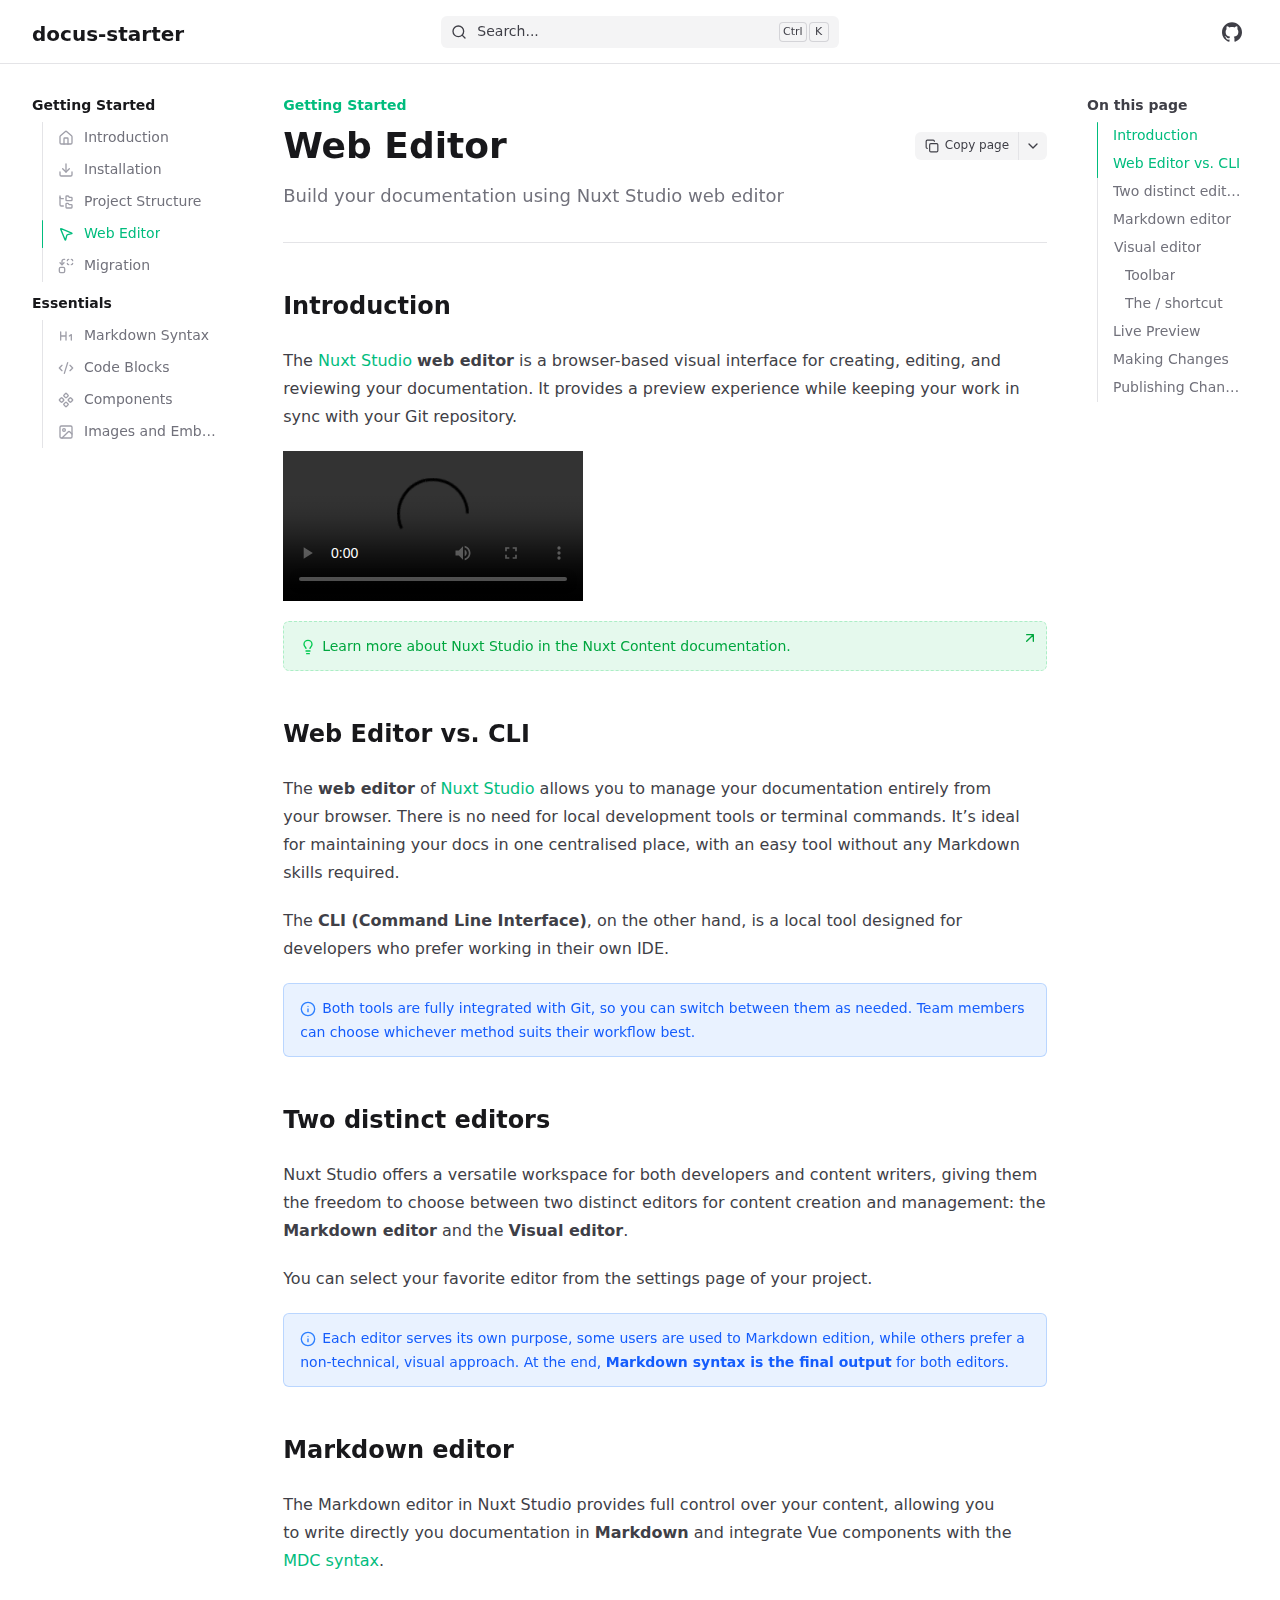
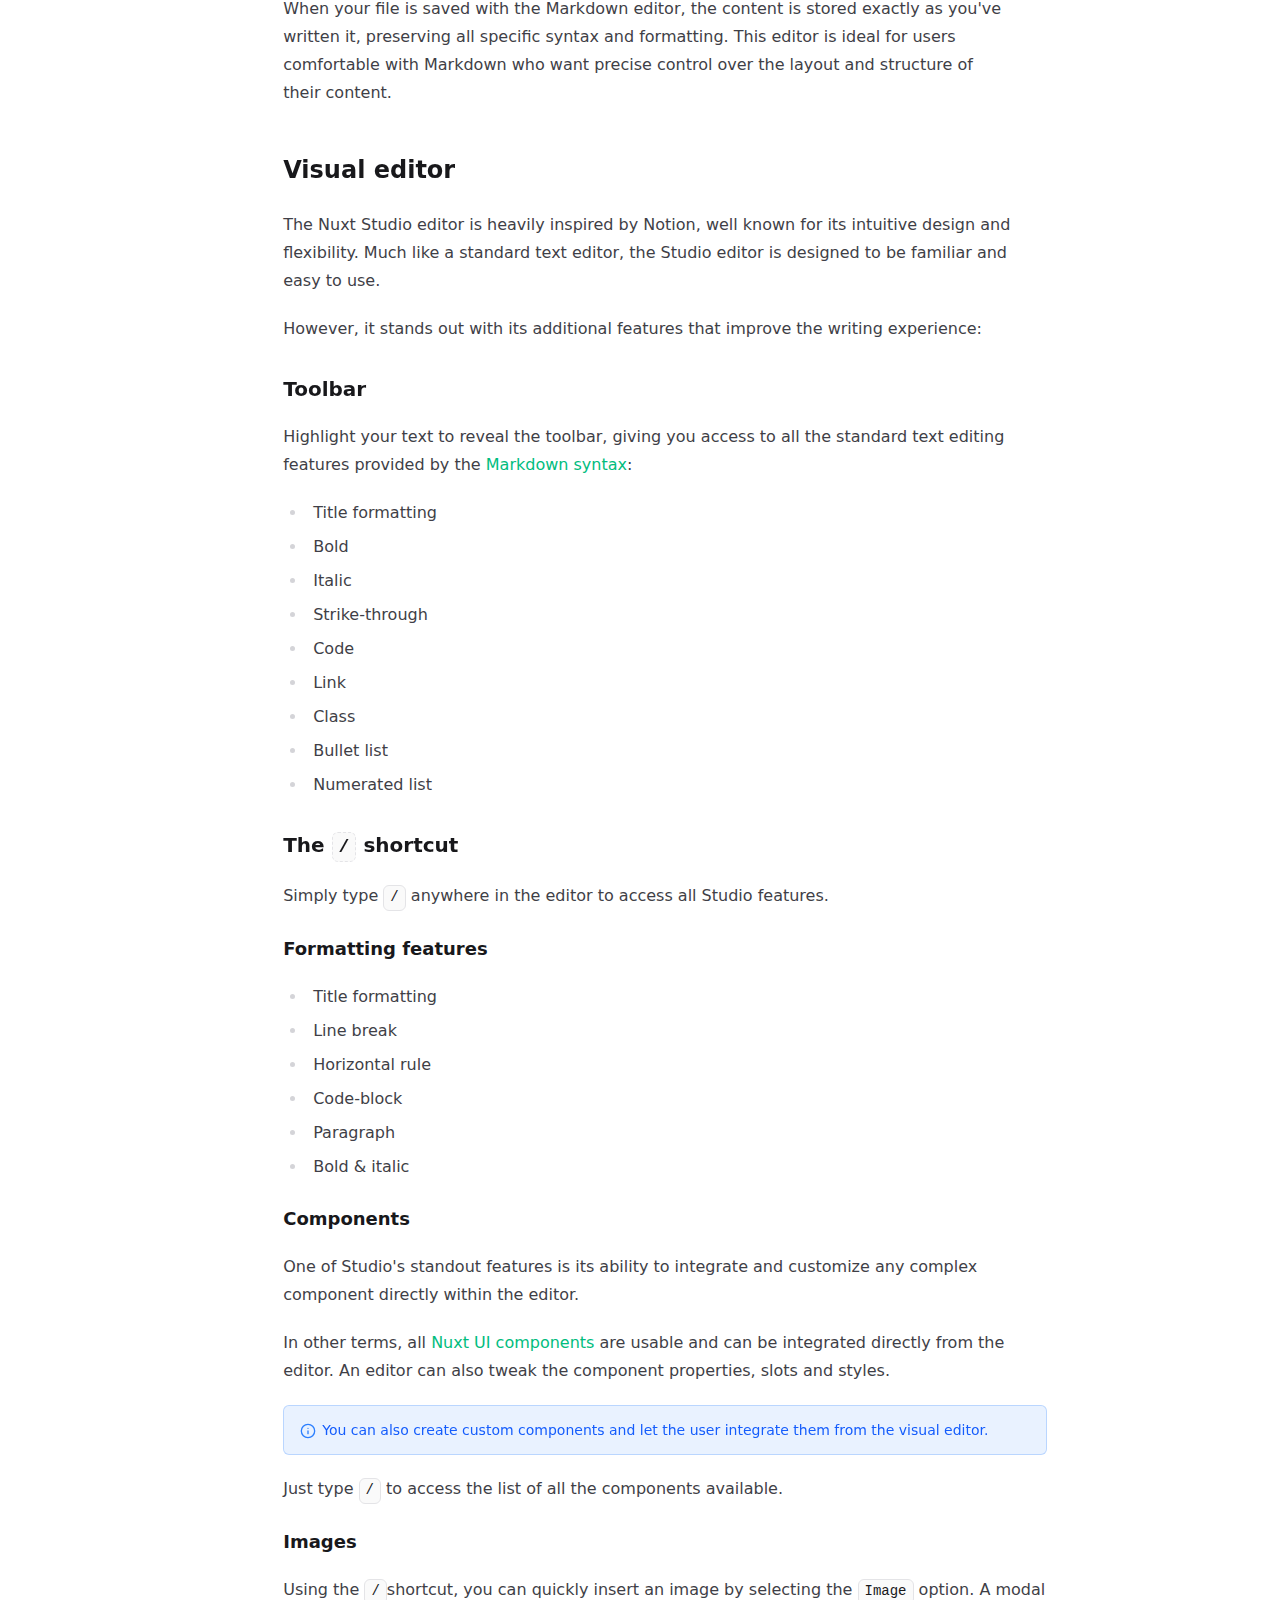
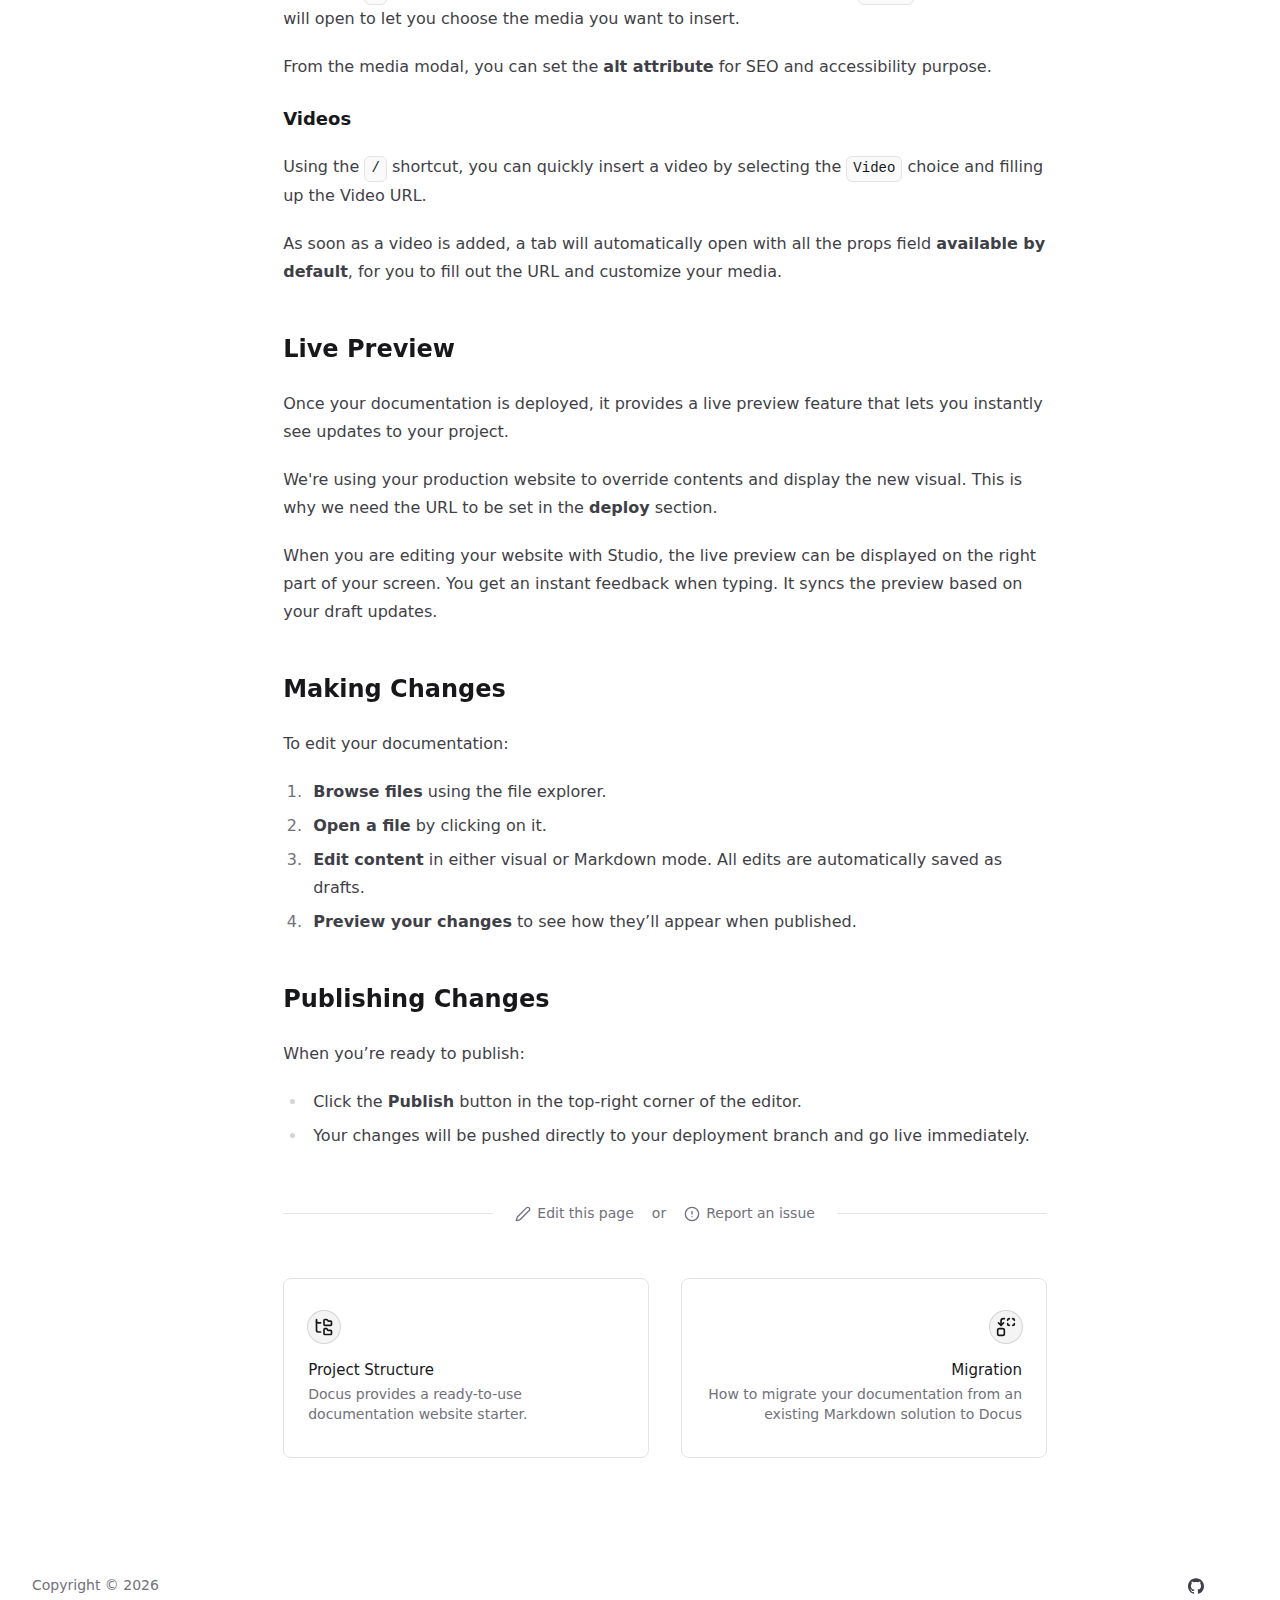
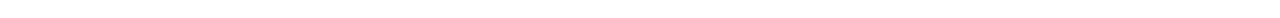
<file: getting-started/studio.html>
<!DOCTYPE html><html  lang="en" dir="ltr"><head><meta charset="utf-8"><meta name="viewport" content="width=device-width, initial-scale=1"><style id="nuxt-ui-colors">@layer base {
  :root {
  --ui-color-primary-50: var(--color-emerald-50, oklch(97.9% 0.021 166.113));
  --ui-color-primary-100: var(--color-emerald-100, oklch(95% 0.052 163.051));
  --ui-color-primary-200: var(--color-emerald-200, oklch(90.5% 0.093 164.15));
  --ui-color-primary-300: var(--color-emerald-300, oklch(84.5% 0.143 164.978));
  --ui-color-primary-400: var(--color-emerald-400, oklch(76.5% 0.177 163.223));
  --ui-color-primary-500: var(--color-emerald-500, oklch(69.6% 0.17 162.48));
  --ui-color-primary-600: var(--color-emerald-600, oklch(59.6% 0.145 163.225));
  --ui-color-primary-700: var(--color-emerald-700, oklch(50.8% 0.118 165.612));
  --ui-color-primary-800: var(--color-emerald-800, oklch(43.2% 0.095 166.913));
  --ui-color-primary-900: var(--color-emerald-900, oklch(37.8% 0.077 168.94));
  --ui-color-primary-950: var(--color-emerald-950, oklch(26.2% 0.051 172.552));
  --ui-color-secondary-50: var(--color-blue-50, oklch(97% 0.014 254.604));
  --ui-color-secondary-100: var(--color-blue-100, oklch(93.2% 0.032 255.585));
  --ui-color-secondary-200: var(--color-blue-200, oklch(88.2% 0.059 254.128));
  --ui-color-secondary-300: var(--color-blue-300, oklch(80.9% 0.105 251.813));
  --ui-color-secondary-400: var(--color-blue-400, oklch(70.7% 0.165 254.624));
  --ui-color-secondary-500: var(--color-blue-500, oklch(62.3% 0.214 259.815));
  --ui-color-secondary-600: var(--color-blue-600, oklch(54.6% 0.245 262.881));
  --ui-color-secondary-700: var(--color-blue-700, oklch(48.8% 0.243 264.376));
  --ui-color-secondary-800: var(--color-blue-800, oklch(42.4% 0.199 265.638));
  --ui-color-secondary-900: var(--color-blue-900, oklch(37.9% 0.146 265.522));
  --ui-color-secondary-950: var(--color-blue-950, oklch(28.2% 0.091 267.935));
  --ui-color-success-50: var(--color-green-50, oklch(98.2% 0.018 155.826));
  --ui-color-success-100: var(--color-green-100, oklch(96.2% 0.044 156.743));
  --ui-color-success-200: var(--color-green-200, oklch(92.5% 0.084 155.995));
  --ui-color-success-300: var(--color-green-300, oklch(87.1% 0.15 154.449));
  --ui-color-success-400: var(--color-green-400, oklch(79.2% 0.209 151.711));
  --ui-color-success-500: var(--color-green-500, oklch(72.3% 0.219 149.579));
  --ui-color-success-600: var(--color-green-600, oklch(62.7% 0.194 149.214));
  --ui-color-success-700: var(--color-green-700, oklch(52.7% 0.154 150.069));
  --ui-color-success-800: var(--color-green-800, oklch(44.8% 0.119 151.328));
  --ui-color-success-900: var(--color-green-900, oklch(39.3% 0.095 152.535));
  --ui-color-success-950: var(--color-green-950, oklch(26.6% 0.065 152.934));
  --ui-color-info-50: var(--color-blue-50, oklch(97% 0.014 254.604));
  --ui-color-info-100: var(--color-blue-100, oklch(93.2% 0.032 255.585));
  --ui-color-info-200: var(--color-blue-200, oklch(88.2% 0.059 254.128));
  --ui-color-info-300: var(--color-blue-300, oklch(80.9% 0.105 251.813));
  --ui-color-info-400: var(--color-blue-400, oklch(70.7% 0.165 254.624));
  --ui-color-info-500: var(--color-blue-500, oklch(62.3% 0.214 259.815));
  --ui-color-info-600: var(--color-blue-600, oklch(54.6% 0.245 262.881));
  --ui-color-info-700: var(--color-blue-700, oklch(48.8% 0.243 264.376));
  --ui-color-info-800: var(--color-blue-800, oklch(42.4% 0.199 265.638));
  --ui-color-info-900: var(--color-blue-900, oklch(37.9% 0.146 265.522));
  --ui-color-info-950: var(--color-blue-950, oklch(28.2% 0.091 267.935));
  --ui-color-warning-50: var(--color-yellow-50, oklch(98.7% 0.026 102.212));
  --ui-color-warning-100: var(--color-yellow-100, oklch(97.3% 0.071 103.193));
  --ui-color-warning-200: var(--color-yellow-200, oklch(94.5% 0.129 101.54));
  --ui-color-warning-300: var(--color-yellow-300, oklch(90.5% 0.182 98.111));
  --ui-color-warning-400: var(--color-yellow-400, oklch(85.2% 0.199 91.936));
  --ui-color-warning-500: var(--color-yellow-500, oklch(79.5% 0.184 86.047));
  --ui-color-warning-600: var(--color-yellow-600, oklch(68.1% 0.162 75.834));
  --ui-color-warning-700: var(--color-yellow-700, oklch(55.4% 0.135 66.442));
  --ui-color-warning-800: var(--color-yellow-800, oklch(47.6% 0.114 61.907));
  --ui-color-warning-900: var(--color-yellow-900, oklch(42.1% 0.095 57.708));
  --ui-color-warning-950: var(--color-yellow-950, oklch(28.6% 0.066 53.813));
  --ui-color-error-50: var(--color-red-50, oklch(97.1% 0.013 17.38));
  --ui-color-error-100: var(--color-red-100, oklch(93.6% 0.032 17.717));
  --ui-color-error-200: var(--color-red-200, oklch(88.5% 0.062 18.334));
  --ui-color-error-300: var(--color-red-300, oklch(80.8% 0.114 19.571));
  --ui-color-error-400: var(--color-red-400, oklch(70.4% 0.191 22.216));
  --ui-color-error-500: var(--color-red-500, oklch(63.7% 0.237 25.331));
  --ui-color-error-600: var(--color-red-600, oklch(57.7% 0.245 27.325));
  --ui-color-error-700: var(--color-red-700, oklch(50.5% 0.213 27.518));
  --ui-color-error-800: var(--color-red-800, oklch(44.4% 0.177 26.899));
  --ui-color-error-900: var(--color-red-900, oklch(39.6% 0.141 25.723));
  --ui-color-error-950: var(--color-red-950, oklch(25.8% 0.092 26.042));
  --ui-color-neutral-50: var(--color-zinc-50, oklch(98.5% 0 0));
  --ui-color-neutral-100: var(--color-zinc-100, oklch(96.7% 0.001 286.375));
  --ui-color-neutral-200: var(--color-zinc-200, oklch(92% 0.004 286.32));
  --ui-color-neutral-300: var(--color-zinc-300, oklch(87.1% 0.006 286.286));
  --ui-color-neutral-400: var(--color-zinc-400, oklch(70.5% 0.015 286.067));
  --ui-color-neutral-500: var(--color-zinc-500, oklch(55.2% 0.016 285.938));
  --ui-color-neutral-600: var(--color-zinc-600, oklch(44.2% 0.017 285.786));
  --ui-color-neutral-700: var(--color-zinc-700, oklch(37% 0.013 285.805));
  --ui-color-neutral-800: var(--color-zinc-800, oklch(27.4% 0.006 286.033));
  --ui-color-neutral-900: var(--color-zinc-900, oklch(21% 0.006 285.885));
  --ui-color-neutral-950: var(--color-zinc-950, oklch(14.1% 0.005 285.823));
  }
  :root, .light {
  --ui-primary: var(--ui-color-primary-500);
  --ui-secondary: var(--ui-color-secondary-500);
  --ui-success: var(--ui-color-success-500);
  --ui-info: var(--ui-color-info-500);
  --ui-warning: var(--ui-color-warning-500);
  --ui-error: var(--ui-color-error-500);
  }
  .dark {
  --ui-primary: var(--ui-color-primary-400);
  --ui-secondary: var(--ui-color-secondary-400);
  --ui-success: var(--ui-color-success-400);
  --ui-info: var(--ui-color-info-400);
  --ui-warning: var(--ui-color-warning-400);
  --ui-error: var(--ui-color-error-400);
  }
}</style><script type="importmap">{"imports":{"#entry":"/_nuxt/DOg0ad1Z.js"}}</script><title>Web Editor - docus-starter</title><link rel="stylesheet" href="/_nuxt/entry.DAQ5gne3.css" crossorigin><style>@layer components {:where(.i-lucide\:alert-circle){display:inline-block;width:1em;height:1em;background-color:currentColor;-webkit-mask-image:var(--svg);mask-image:var(--svg);-webkit-mask-repeat:no-repeat;mask-repeat:no-repeat;-webkit-mask-size:100% 100%;mask-size:100% 100%;--svg:url("data:image/svg+xml,%3Csvg xmlns='http://www.w3.org/2000/svg' viewBox='0 0 24 24' width='24' height='24'%3E%3Cg fill='none' stroke='black' stroke-linecap='round' stroke-linejoin='round' stroke-width='2'%3E%3Ccircle cx='12' cy='12' r='10'/%3E%3Cpath d='M12 8v4m0 4h.01'/%3E%3C/g%3E%3C/svg%3E")}:where(.i-lucide\:arrow-up-right){display:inline-block;width:1em;height:1em;background-color:currentColor;-webkit-mask-image:var(--svg);mask-image:var(--svg);-webkit-mask-repeat:no-repeat;mask-repeat:no-repeat;-webkit-mask-size:100% 100%;mask-size:100% 100%;--svg:url("data:image/svg+xml,%3Csvg xmlns='http://www.w3.org/2000/svg' viewBox='0 0 24 24' width='24' height='24'%3E%3Cpath fill='none' stroke='black' stroke-linecap='round' stroke-linejoin='round' stroke-width='2' d='M7 7h10v10M7 17L17 7'/%3E%3C/svg%3E")}:where(.i-lucide\:chevron-down){display:inline-block;width:1em;height:1em;background-color:currentColor;-webkit-mask-image:var(--svg);mask-image:var(--svg);-webkit-mask-repeat:no-repeat;mask-repeat:no-repeat;-webkit-mask-size:100% 100%;mask-size:100% 100%;--svg:url("data:image/svg+xml,%3Csvg xmlns='http://www.w3.org/2000/svg' viewBox='0 0 24 24' width='24' height='24'%3E%3Cpath fill='none' stroke='black' stroke-linecap='round' stroke-linejoin='round' stroke-width='2' d='m6 9l6 6l6-6'/%3E%3C/svg%3E")}:where(.i-lucide\:code-xml){display:inline-block;width:1em;height:1em;background-color:currentColor;-webkit-mask-image:var(--svg);mask-image:var(--svg);-webkit-mask-repeat:no-repeat;mask-repeat:no-repeat;-webkit-mask-size:100% 100%;mask-size:100% 100%;--svg:url("data:image/svg+xml,%3Csvg xmlns='http://www.w3.org/2000/svg' viewBox='0 0 24 24' width='24' height='24'%3E%3Cpath fill='none' stroke='black' stroke-linecap='round' stroke-linejoin='round' stroke-width='2' d='m18 16l4-4l-4-4M6 8l-4 4l4 4m8.5-12l-5 16'/%3E%3C/svg%3E")}:where(.i-lucide\:component){display:inline-block;width:1em;height:1em;background-color:currentColor;-webkit-mask-image:var(--svg);mask-image:var(--svg);-webkit-mask-repeat:no-repeat;mask-repeat:no-repeat;-webkit-mask-size:100% 100%;mask-size:100% 100%;--svg:url("data:image/svg+xml,%3Csvg xmlns='http://www.w3.org/2000/svg' viewBox='0 0 24 24' width='24' height='24'%3E%3Cpath fill='none' stroke='black' stroke-linecap='round' stroke-linejoin='round' stroke-width='2' d='M15.536 11.293a1 1 0 0 0 0 1.414l2.376 2.377a1 1 0 0 0 1.414 0l2.377-2.377a1 1 0 0 0 0-1.414l-2.377-2.377a1 1 0 0 0-1.414 0zm-13.239 0a1 1 0 0 0 0 1.414l2.377 2.377a1 1 0 0 0 1.414 0l2.377-2.377a1 1 0 0 0 0-1.414L6.088 8.916a1 1 0 0 0-1.414 0zm6.619 6.619a1 1 0 0 0 0 1.415l2.377 2.376a1 1 0 0 0 1.414 0l2.377-2.376a1 1 0 0 0 0-1.415l-2.377-2.376a1 1 0 0 0-1.414 0zm0-13.238a1 1 0 0 0 0 1.414l2.377 2.376a1 1 0 0 0 1.414 0l2.377-2.376a1 1 0 0 0 0-1.414l-2.377-2.377a1 1 0 0 0-1.414 0z'/%3E%3C/svg%3E")}:where(.i-lucide\:copy){display:inline-block;width:1em;height:1em;background-color:currentColor;-webkit-mask-image:var(--svg);mask-image:var(--svg);-webkit-mask-repeat:no-repeat;mask-repeat:no-repeat;-webkit-mask-size:100% 100%;mask-size:100% 100%;--svg:url("data:image/svg+xml,%3Csvg xmlns='http://www.w3.org/2000/svg' viewBox='0 0 24 24' width='24' height='24'%3E%3Cg fill='none' stroke='black' stroke-linecap='round' stroke-linejoin='round' stroke-width='2'%3E%3Crect width='14' height='14' x='8' y='8' rx='2' ry='2'/%3E%3Cpath d='M4 16c-1.1 0-2-.9-2-2V4c0-1.1.9-2 2-2h10c1.1 0 2 .9 2 2'/%3E%3C/g%3E%3C/svg%3E")}:where(.i-lucide\:download){display:inline-block;width:1em;height:1em;background-color:currentColor;-webkit-mask-image:var(--svg);mask-image:var(--svg);-webkit-mask-repeat:no-repeat;mask-repeat:no-repeat;-webkit-mask-size:100% 100%;mask-size:100% 100%;--svg:url("data:image/svg+xml,%3Csvg xmlns='http://www.w3.org/2000/svg' viewBox='0 0 24 24' width='24' height='24'%3E%3Cg fill='none' stroke='black' stroke-linecap='round' stroke-linejoin='round' stroke-width='2'%3E%3Cpath d='M12 15V3m9 12v4a2 2 0 0 1-2 2H5a2 2 0 0 1-2-2v-4'/%3E%3Cpath d='m7 10l5 5l5-5'/%3E%3C/g%3E%3C/svg%3E")}:where(.i-lucide\:folder-tree){display:inline-block;width:1em;height:1em;background-color:currentColor;-webkit-mask-image:var(--svg);mask-image:var(--svg);-webkit-mask-repeat:no-repeat;mask-repeat:no-repeat;-webkit-mask-size:100% 100%;mask-size:100% 100%;--svg:url("data:image/svg+xml,%3Csvg xmlns='http://www.w3.org/2000/svg' viewBox='0 0 24 24' width='24' height='24'%3E%3Cg fill='none' stroke='black' stroke-linecap='round' stroke-linejoin='round' stroke-width='2'%3E%3Cpath d='M20 10a1 1 0 0 0 1-1V6a1 1 0 0 0-1-1h-2.5a1 1 0 0 1-.8-.4l-.9-1.2A1 1 0 0 0 15 3h-2a1 1 0 0 0-1 1v5a1 1 0 0 0 1 1Zm0 11a1 1 0 0 0 1-1v-3a1 1 0 0 0-1-1h-2.9a1 1 0 0 1-.88-.55l-.42-.85a1 1 0 0 0-.92-.6H13a1 1 0 0 0-1 1v5a1 1 0 0 0 1 1ZM3 5a2 2 0 0 0 2 2h3'/%3E%3Cpath d='M3 3v13a2 2 0 0 0 2 2h3'/%3E%3C/g%3E%3C/svg%3E")}:where(.i-lucide\:hash){display:inline-block;width:1em;height:1em;background-color:currentColor;-webkit-mask-image:var(--svg);mask-image:var(--svg);-webkit-mask-repeat:no-repeat;mask-repeat:no-repeat;-webkit-mask-size:100% 100%;mask-size:100% 100%;--svg:url("data:image/svg+xml,%3Csvg xmlns='http://www.w3.org/2000/svg' viewBox='0 0 24 24' width='24' height='24'%3E%3Cpath fill='none' stroke='black' stroke-linecap='round' stroke-linejoin='round' stroke-width='2' d='M4 9h16M4 15h16M10 3L8 21m8-18l-2 18'/%3E%3C/svg%3E")}:where(.i-lucide\:heading-1){display:inline-block;width:1em;height:1em;background-color:currentColor;-webkit-mask-image:var(--svg);mask-image:var(--svg);-webkit-mask-repeat:no-repeat;mask-repeat:no-repeat;-webkit-mask-size:100% 100%;mask-size:100% 100%;--svg:url("data:image/svg+xml,%3Csvg xmlns='http://www.w3.org/2000/svg' viewBox='0 0 24 24' width='24' height='24'%3E%3Cpath fill='none' stroke='black' stroke-linecap='round' stroke-linejoin='round' stroke-width='2' d='M4 12h8m-8 6V6m8 12V6m5 6l3-2v8'/%3E%3C/svg%3E")}:where(.i-lucide\:house){display:inline-block;width:1em;height:1em;background-color:currentColor;-webkit-mask-image:var(--svg);mask-image:var(--svg);-webkit-mask-repeat:no-repeat;mask-repeat:no-repeat;-webkit-mask-size:100% 100%;mask-size:100% 100%;--svg:url("data:image/svg+xml,%3Csvg xmlns='http://www.w3.org/2000/svg' viewBox='0 0 24 24' width='24' height='24'%3E%3Cg fill='none' stroke='black' stroke-linecap='round' stroke-linejoin='round' stroke-width='2'%3E%3Cpath d='M15 21v-8a1 1 0 0 0-1-1h-4a1 1 0 0 0-1 1v8'/%3E%3Cpath d='M3 10a2 2 0 0 1 .709-1.528l7-6a2 2 0 0 1 2.582 0l7 6A2 2 0 0 1 21 10v9a2 2 0 0 1-2 2H5a2 2 0 0 1-2-2z'/%3E%3C/g%3E%3C/svg%3E")}:where(.i-lucide\:image){display:inline-block;width:1em;height:1em;background-color:currentColor;-webkit-mask-image:var(--svg);mask-image:var(--svg);-webkit-mask-repeat:no-repeat;mask-repeat:no-repeat;-webkit-mask-size:100% 100%;mask-size:100% 100%;--svg:url("data:image/svg+xml,%3Csvg xmlns='http://www.w3.org/2000/svg' viewBox='0 0 24 24' width='24' height='24'%3E%3Cg fill='none' stroke='black' stroke-linecap='round' stroke-linejoin='round' stroke-width='2'%3E%3Crect width='18' height='18' x='3' y='3' rx='2' ry='2'/%3E%3Ccircle cx='9' cy='9' r='2'/%3E%3Cpath d='m21 15l-3.086-3.086a2 2 0 0 0-2.828 0L6 21'/%3E%3C/g%3E%3C/svg%3E")}:where(.i-lucide\:info){display:inline-block;width:1em;height:1em;background-color:currentColor;-webkit-mask-image:var(--svg);mask-image:var(--svg);-webkit-mask-repeat:no-repeat;mask-repeat:no-repeat;-webkit-mask-size:100% 100%;mask-size:100% 100%;--svg:url("data:image/svg+xml,%3Csvg xmlns='http://www.w3.org/2000/svg' viewBox='0 0 24 24' width='24' height='24'%3E%3Cg fill='none' stroke='black' stroke-linecap='round' stroke-linejoin='round' stroke-width='2'%3E%3Ccircle cx='12' cy='12' r='10'/%3E%3Cpath d='M12 16v-4m0-4h.01'/%3E%3C/g%3E%3C/svg%3E")}:where(.i-lucide\:lightbulb){display:inline-block;width:1em;height:1em;background-color:currentColor;-webkit-mask-image:var(--svg);mask-image:var(--svg);-webkit-mask-repeat:no-repeat;mask-repeat:no-repeat;-webkit-mask-size:100% 100%;mask-size:100% 100%;--svg:url("data:image/svg+xml,%3Csvg xmlns='http://www.w3.org/2000/svg' viewBox='0 0 24 24' width='24' height='24'%3E%3Cpath fill='none' stroke='black' stroke-linecap='round' stroke-linejoin='round' stroke-width='2' d='M15 14c.2-1 .7-1.7 1.5-2.5c1-.9 1.5-2.2 1.5-3.5A6 6 0 0 0 6 8c0 1 .2 2.2 1.5 3.5c.7.7 1.3 1.5 1.5 2.5m0 4h6m-5 4h4'/%3E%3C/svg%3E")}:where(.i-lucide\:mouse-pointer-2){display:inline-block;width:1em;height:1em;background-color:currentColor;-webkit-mask-image:var(--svg);mask-image:var(--svg);-webkit-mask-repeat:no-repeat;mask-repeat:no-repeat;-webkit-mask-size:100% 100%;mask-size:100% 100%;--svg:url("data:image/svg+xml,%3Csvg xmlns='http://www.w3.org/2000/svg' viewBox='0 0 24 24' width='24' height='24'%3E%3Cpath fill='none' stroke='black' stroke-linecap='round' stroke-linejoin='round' stroke-width='2' d='M4.037 4.688a.495.495 0 0 1 .651-.651l16 6.5a.5.5 0 0 1-.063.947l-6.124 1.58a2 2 0 0 0-1.438 1.435l-1.579 6.126a.5.5 0 0 1-.947.063z'/%3E%3C/svg%3E")}:where(.i-lucide\:pen){display:inline-block;width:1em;height:1em;background-color:currentColor;-webkit-mask-image:var(--svg);mask-image:var(--svg);-webkit-mask-repeat:no-repeat;mask-repeat:no-repeat;-webkit-mask-size:100% 100%;mask-size:100% 100%;--svg:url("data:image/svg+xml,%3Csvg xmlns='http://www.w3.org/2000/svg' viewBox='0 0 24 24' width='24' height='24'%3E%3Cpath fill='none' stroke='black' stroke-linecap='round' stroke-linejoin='round' stroke-width='2' d='M21.174 6.812a1 1 0 0 0-3.986-3.987L3.842 16.174a2 2 0 0 0-.5.83l-1.321 4.352a.5.5 0 0 0 .623.622l4.353-1.32a2 2 0 0 0 .83-.497z'/%3E%3C/svg%3E")}:where(.i-lucide\:replace){display:inline-block;width:1em;height:1em;background-color:currentColor;-webkit-mask-image:var(--svg);mask-image:var(--svg);-webkit-mask-repeat:no-repeat;mask-repeat:no-repeat;-webkit-mask-size:100% 100%;mask-size:100% 100%;--svg:url("data:image/svg+xml,%3Csvg xmlns='http://www.w3.org/2000/svg' viewBox='0 0 24 24' width='24' height='24'%3E%3Cg fill='none' stroke='black' stroke-linecap='round' stroke-linejoin='round' stroke-width='2'%3E%3Cpath d='M14 4a2 2 0 0 1 2-2m0 8a2 2 0 0 1-2-2m6-6a2 2 0 0 1 2 2m0 4a2 2 0 0 1-2 2M3 7l3 3l3-3'/%3E%3Cpath d='M6 10V5a3 3 0 0 1 3-3h1'/%3E%3Crect width='8' height='8' x='2' y='14' rx='2'/%3E%3C/g%3E%3C/svg%3E")}:where(.i-lucide\:search){display:inline-block;width:1em;height:1em;background-color:currentColor;-webkit-mask-image:var(--svg);mask-image:var(--svg);-webkit-mask-repeat:no-repeat;mask-repeat:no-repeat;-webkit-mask-size:100% 100%;mask-size:100% 100%;--svg:url("data:image/svg+xml,%3Csvg xmlns='http://www.w3.org/2000/svg' viewBox='0 0 24 24' width='24' height='24'%3E%3Cg fill='none' stroke='black' stroke-linecap='round' stroke-linejoin='round' stroke-width='2'%3E%3Cpath d='m21 21l-4.34-4.34'/%3E%3Ccircle cx='11' cy='11' r='8'/%3E%3C/g%3E%3C/svg%3E")}:where(.i-simple-icons\:github){display:inline-block;width:1em;height:1em;background-color:currentColor;-webkit-mask-image:var(--svg);mask-image:var(--svg);-webkit-mask-repeat:no-repeat;mask-repeat:no-repeat;-webkit-mask-size:100% 100%;mask-size:100% 100%;--svg:url("data:image/svg+xml,%3Csvg xmlns='http://www.w3.org/2000/svg' viewBox='0 0 24 24' width='24' height='24'%3E%3Cpath fill='black' d='M12 .297c-6.63 0-12 5.373-12 12c0 5.303 3.438 9.8 8.205 11.385c.6.113.82-.258.82-.577c0-.285-.01-1.04-.015-2.04c-3.338.724-4.042-1.61-4.042-1.61C4.422 18.07 3.633 17.7 3.633 17.7c-1.087-.744.084-.729.084-.729c1.205.084 1.838 1.236 1.838 1.236c1.07 1.835 2.809 1.305 3.495.998c.108-.776.417-1.305.76-1.605c-2.665-.3-5.466-1.332-5.466-5.93c0-1.31.465-2.38 1.235-3.22c-.135-.303-.54-1.523.105-3.176c0 0 1.005-.322 3.3 1.23c.96-.267 1.98-.399 3-.405c1.02.006 2.04.138 3 .405c2.28-1.552 3.285-1.23 3.285-1.23c.645 1.653.24 2.873.12 3.176c.765.84 1.23 1.91 1.23 3.22c0 4.61-2.805 5.625-5.475 5.92c.42.36.81 1.096.81 2.22c0 1.606-.015 2.896-.015 3.286c0 .315.21.69.825.57C20.565 22.092 24 17.592 24 12.297c0-6.627-5.373-12-12-12'/%3E%3C/svg%3E")}}</style><link rel="preload" as="fetch" crossorigin="anonymous" href="/getting-started/studio/_payload.json?ea280306-3e6f-47d0-be66-f5a0245a5b65"><link rel="modulepreload" as="script" crossorigin href="/_nuxt/DOg0ad1Z.js"><link rel="modulepreload" as="script" crossorigin href="/_nuxt/PxIdVtar.js"><link rel="modulepreload" as="script" crossorigin href="/_nuxt/Cjca5kI1.js"><link rel="modulepreload" as="script" crossorigin href="/_nuxt/Btxo3zUf.js"><link rel="modulepreload" as="script" crossorigin href="/_nuxt/DV-2jwmH.js"><link rel="modulepreload" as="script" crossorigin href="/_nuxt/BN_7HF1G.js"><link rel="modulepreload" as="script" crossorigin href="/_nuxt/D88Bi43a.js"><link rel="modulepreload" as="script" crossorigin href="/_nuxt/B058T9e5.js"><link rel="modulepreload" as="script" crossorigin href="/_nuxt/BQU6QX_N.js"><link rel="modulepreload" as="script" crossorigin href="/_nuxt/nmcmQcLE.js"><link rel="modulepreload" as="script" crossorigin href="/_nuxt/Bb0-3JsP.js"><link rel="modulepreload" as="script" crossorigin href="/_nuxt/tijRrzkl.js"><link rel="modulepreload" as="script" crossorigin href="/_nuxt/B-C8EXtL.js"><link rel="modulepreload" as="script" crossorigin href="/_nuxt/BkDGhI9Z.js"><link rel="modulepreload" as="script" crossorigin href="/_nuxt/Cndr6wSg.js"><link rel="modulepreload" as="script" crossorigin href="/_nuxt/Z4tFpMeC.js"><link rel="modulepreload" as="script" crossorigin href="/_nuxt/xZkYbVqM.js"><link rel="modulepreload" as="script" crossorigin href="/_nuxt/CXSCLjL-.js"><link rel="modulepreload" as="script" crossorigin href="/_nuxt/DSzOVQI1.js"><link rel="modulepreload" as="script" crossorigin href="/_nuxt/BYbw2CUK.js"><link rel="preload" as="fetch" fetchpriority="low" crossorigin="anonymous" href="/_nuxt/builds/meta/ea280306-3e6f-47d0-be66-f5a0245a5b65.json"><link rel="prefetch" as="style" crossorigin href="/_nuxt/index.BwTBaIXH.css"><link rel="prefetch" as="script" crossorigin href="/_nuxt/XgZxCYAN.js"><link rel="prefetch" as="script" crossorigin href="/_nuxt/Bjn7hK3Y.js"><link rel="prefetch" as="script" crossorigin href="/_nuxt/BgPLo4XW.js"><link rel="prefetch" as="script" crossorigin href="/_nuxt/lDCt5PN4.js"><meta property="og:image" content="/__og-image__/static/getting-started/studio/og.png"><meta property="og:image:type" content="image/png"><meta name="twitter:card" content="summary_large_image"><meta name="twitter:image" content="/__og-image__/static/getting-started/studio/og.png"><meta name="twitter:image:src" content="/__og-image__/static/getting-started/studio/og.png"><meta property="og:image:width" content="1200"><meta name="twitter:image:width" content="1200"><meta property="og:image:height" content="600"><meta name="twitter:image:height" content="600"><meta name="robots" content="index, follow, max-image-preview:large, max-snippet:-1, max-video-preview:-1"><link rel="icon" href="/favicon.ico"><meta name="description" content="Build your documentation using Nuxt Studio web editor"><meta property="og:site_name" content="docus-starter"><meta property="og:title" content="Web Editor"><meta property="og:description" content="Build your documentation using Nuxt Studio web editor"><script type="module" src="/_nuxt/DOg0ad1Z.js" crossorigin></script><script>"use strict";(()=>{const t=window,e=document.documentElement,c=["dark","light"],n=getStorageValue("localStorage","nuxt-color-mode")||"system";let i=n==="system"?u():n;const r=e.getAttribute("data-color-mode-forced");r&&(i=r),l(i),t["__NUXT_COLOR_MODE__"]={preference:n,value:i,getColorScheme:u,addColorScheme:l,removeColorScheme:d};function l(o){const s=""+o+"",a="";e.classList?e.classList.add(s):e.className+=" "+s,a&&e.setAttribute("data-"+a,o)}function d(o){const s=""+o+"",a="";e.classList?e.classList.remove(s):e.className=e.className.replace(new RegExp(s,"g"),""),a&&e.removeAttribute("data-"+a)}function f(o){return t.matchMedia("(prefers-color-scheme"+o+")")}function u(){if(t.matchMedia&&f("").media!=="not all"){for(const o of c)if(f(":"+o).matches)return o}return"light"}})();function getStorageValue(t,e){switch(t){case"localStorage":return window.localStorage.getItem(e);case"sessionStorage":return window.sessionStorage.getItem(e);case"cookie":return getCookie(e);default:return null}}function getCookie(t){const c=("; "+window.document.cookie).split("; "+t+"=");if(c.length===2)return c.pop()?.split(";").shift()}</script></head><body><div id="__nuxt" class="isolate"><!--[--><!--[--><!--[--><!--[--><!--[--><div class="nuxt-loading-indicator" style="position:fixed;top:0;right:0;left:0;pointer-events:none;width:auto;height:3px;opacity:0;background:var(--ui-primary);background-size:0% auto;transform:scaleX(0%);transform-origin:left;transition:transform 0.1s, height 0.4s, opacity 0.4s;z-index:999999;"></div><!--[--><!--[--><!----><!----><!----><header class="bg-default/75 backdrop-blur border-b border-default h-(--ui-header-height) sticky top-0 z-50"><!--[--><!--]--><div class="w-full max-w-(--ui-container) mx-auto px-4 sm:px-6 lg:px-8 flex items-center justify-between gap-3 h-full"><!--[--><div class="lg:flex-1 flex items-center gap-1.5"><!----><!--[--><a href="/" aria-label="docus-starter" class="focus-visible:outline-primary hover:text-default transition-colors shrink-0 font-bold text-xl text-highlighted flex items-end gap-1.5"><!--[--><!--[--><!--[--><span class="h-6 w-auto shrink-0">docus-starter</span><!--]--><!--]--><!--]--></a><!--]--></div><div class="hidden lg:flex flex-1"><!--[--><!--[--><!----><!--[--><!--[--><button type="button" class="rounded-md font-medium inline-flex items-center disabled:cursor-not-allowed aria-disabled:cursor-not-allowed disabled:opacity-75 aria-disabled:opacity-75 transition-colors px-2.5 py-1.5 text-sm gap-1.5 text-default bg-elevated hover:bg-accented/75 active:bg-accented/75 focus:outline-none focus-visible:bg-accented/75 disabled:bg-elevated aria-disabled:bg-elevated w-full"><!--[--><!--[--><span class="iconify i-lucide:search shrink-0 size-4 mr-1" aria-hidden="true" style=""></span><!--]--><!--[--><span class="truncate">Search...</span><!--]--><!--[--><div class="hidden lg:flex items-center gap-0.5 ms-auto"><!--[--><!--[--><kbd class="inline-flex items-center justify-center px-1 rounded-sm font-medium font-sans h-5 min-w-[20px] text-[11px] ring ring-inset ring-accented text-default bg-elevated"><!--[--> <!--]--></kbd><kbd class="inline-flex items-center justify-center px-1 rounded-sm font-medium font-sans h-5 min-w-[20px] text-[11px] ring ring-inset ring-accented text-default bg-elevated"><!--[-->K<!--]--></kbd><!--]--><!--]--></div><!--]--><!--]--></button><!--]--><!--]--><!--]--><!--]--></div><div class="flex items-center justify-end lg:flex-1 gap-1.5"><!--[--><div></div><!----><!--[--><!----><!--[--><!--[--><button type="button" aria-label="Search..." class="rounded-md font-medium inline-flex items-center disabled:cursor-not-allowed aria-disabled:cursor-not-allowed disabled:opacity-75 aria-disabled:opacity-75 transition-colors text-sm gap-1.5 text-default hover:bg-elevated active:bg-elevated focus:outline-none focus-visible:bg-elevated hover:disabled:bg-transparent dark:hover:disabled:bg-transparent hover:aria-disabled:bg-transparent dark:hover:aria-disabled:bg-transparent p-1.5 lg:hidden"><!--[--><!--[--><span class="iconify i-lucide:search shrink-0 size-5" aria-hidden="true" style=""></span><!--]--><!--[--><!----><!--]--><!--[--><!----><!--]--><!--]--></button><!--]--><!--]--><!--]--><!--[--><div class="h-8 w-8 animate-pulse bg-neutral-200 dark:bg-neutral-800 rounded-md"></div><!--]--><!--[--><!--[--><!--[--><a href="https://github.com/larbish/docus-4.2" rel="noopener noreferrer" target="_blank" aria-label="GitHub" class="rounded-md font-medium inline-flex items-center disabled:cursor-not-allowed aria-disabled:cursor-not-allowed disabled:opacity-75 aria-disabled:opacity-75 transition-colors text-sm gap-1.5 text-default hover:bg-elevated active:bg-elevated focus:outline-none focus-visible:bg-elevated hover:disabled:bg-transparent dark:hover:disabled:bg-transparent hover:aria-disabled:bg-transparent dark:hover:aria-disabled:bg-transparent p-1.5"><!--[--><!--[--><span class="iconify i-simple-icons:github shrink-0 size-5" aria-hidden="true" style=""></span><!--]--><!--[--><!----><!--]--><!--[--><!----><!--]--><!--]--></a><!--]--><!--]--><!--]--><!--]--><!--[--><!--[--><!--[--><button type="button" class="rounded-md font-medium inline-flex items-center disabled:cursor-not-allowed aria-disabled:cursor-not-allowed disabled:opacity-75 aria-disabled:opacity-75 transition-colors text-xs gap-1.5 text-default hover:bg-elevated active:bg-elevated focus:outline-none focus-visible:bg-elevated hover:disabled:bg-transparent dark:hover:disabled:bg-transparent hover:aria-disabled:bg-transparent dark:hover:aria-disabled:bg-transparent p-1.5 -me-1.5 lg:hidden"><!--[--><!--[--><!----><!--]--><!--[--><svg xmlns="http://www.w3.org/2000/svg" class="size-5" viewBox="0 0 24 24" fill="none" stroke="currentColor" stroke-width="2" stroke-linecap="round" stroke-linejoin="round"><line x1="4" y1="6" x2="20" y2="6" class="outline-none"></line><line x1="4" y1="12" x2="20" y2="12" class="outline-none"></line><line x1="4" y1="18" x2="20" y2="18" class="outline-none"></line></svg><!--]--><!--[--><!----><!--]--><!--]--></button><!--]--><!--]--><!--]--></div><!--]--></div><!--[--><!--]--></header><!--[--><!----><!--v-if--><!--]--><!--]--><main class="min-h-[calc(100vh-var(--ui-header-height))]"><!--[--><div class="w-full max-w-(--ui-container) mx-auto px-4 sm:px-6 lg:px-8"><!--[--><div class="flex flex-col lg:grid lg:grid-cols-10 lg:gap-10"><aside class="hidden overflow-y-auto lg:block lg:max-h-[calc(100vh-var(--ui-header-height))] lg:sticky lg:top-(--ui-header-height) py-8 lg:ps-4 lg:-ms-4 lg:pe-6.5 lg:col-span-2"><div class="relative"><!----><!--[--><div></div><!--[--><!----><nav><ul class="isolate -mx-2.5 -mt-1.5"><!--[--><!--[--><!--[--><li data-state="open" data-orientation="vertical" class="flex flex-col data-[state=open]:mb-1.5"><!--[--><!--[--><button type="button" aria-controls aria-expanded="true" data-state="open" id="reka-accordion-trigger-v-0-0-0" data-reka-collection-item data-orientation="vertical" class="group relative w-full px-2.5 py-1.5 before:inset-y-px before:inset-x-0 flex items-center gap-1.5 text-sm before:absolute before:z-[-1] before:rounded-md focus:outline-none focus-visible:outline-none focus-visible:before:ring-inset focus-visible:before:ring-2 focus-visible:before:ring-primary text-muted hover:text-highlighted data-[state=open]:text-highlighted transition-colors font-semibold focus-visible:ring-primary"><!--[--><!--[--><!--[--><!--[--><!----><!--]--><span class="truncate"><!--[-->Getting Started<!--]--><!----></span><span class="ms-auto gap-1.5 items-center hidden"><!--[--><!----><span class="iconify i-lucide:chevron-down size-5 transform transition-transform duration-200 shrink-0 group-data-[state=open]:rotate-180" aria-hidden="true" style=""></span><!--]--></span><!--]--><!--]--><!--]--></button><div role="region" aria-labelledby="reka-accordion-trigger-v-0-0-0" data-orientation="vertical" style="--reka-accordion-content-width:var(--reka-collapsible-content-width);--reka-accordion-content-height:var(--reka-collapsible-content-height);--reka-collapsible-content-height:0px;--reka-collapsible-content-width:0px;" class="data-[state=open]:animate-[accordion-down_200ms_ease-out] data-[state=closed]:animate-[accordion-up_200ms_ease-out] overflow-hidden focus:outline-none" id="reka-collapsible-content-v-0-0-1"><!--[--><!--[--><!--[--><!----><ul class="ms-5 border-s border-default"><!--[--><!--[--><!--[--><li class="ps-1.5 -ms-px"><!--[--><a href="/getting-started/introduction" class="group relative w-full px-2.5 py-1.5 before:inset-y-px before:inset-x-0 flex items-center gap-1.5 text-sm before:absolute before:z-[-1] before:rounded-md focus:outline-none focus-visible:outline-none focus-visible:before:ring-inset focus-visible:before:ring-2 focus-visible:before:ring-primary text-muted after:absolute after:-left-1.5 after:inset-y-0.5 after:block after:w-px after:rounded-full after:transition-colors hover:text-highlighted data-[state=open]:text-highlighted transition-colors"><!--[--><!--[--><!--[--><span class="iconify i-lucide:house shrink-0 size-4 mr-1 text-dimmed group-hover:text-default group-data-[state=open]:text-default transition-colors" aria-hidden="true" style=""></span><!--]--><span class="truncate"><!--[-->Introduction<!--]--><!----></span><!----><!--]--><!--]--></a><!--]--></li><!--]--><!--[--><li class="ps-1.5 -ms-px"><!--[--><a href="/getting-started/installation" class="group relative w-full px-2.5 py-1.5 before:inset-y-px before:inset-x-0 flex items-center gap-1.5 text-sm before:absolute before:z-[-1] before:rounded-md focus:outline-none focus-visible:outline-none focus-visible:before:ring-inset focus-visible:before:ring-2 focus-visible:before:ring-primary text-muted after:absolute after:-left-1.5 after:inset-y-0.5 after:block after:w-px after:rounded-full after:transition-colors hover:text-highlighted data-[state=open]:text-highlighted transition-colors"><!--[--><!--[--><!--[--><span class="iconify i-lucide:download shrink-0 size-4 mr-1 text-dimmed group-hover:text-default group-data-[state=open]:text-default transition-colors" aria-hidden="true" style=""></span><!--]--><span class="truncate"><!--[-->Installation<!--]--><!----></span><!----><!--]--><!--]--></a><!--]--></li><!--]--><!--[--><li class="ps-1.5 -ms-px"><!--[--><a href="/getting-started/project-structure" class="group relative w-full px-2.5 py-1.5 before:inset-y-px before:inset-x-0 flex items-center gap-1.5 text-sm before:absolute before:z-[-1] before:rounded-md focus:outline-none focus-visible:outline-none focus-visible:before:ring-inset focus-visible:before:ring-2 focus-visible:before:ring-primary text-muted after:absolute after:-left-1.5 after:inset-y-0.5 after:block after:w-px after:rounded-full after:transition-colors hover:text-highlighted data-[state=open]:text-highlighted transition-colors"><!--[--><!--[--><!--[--><span class="iconify i-lucide:folder-tree shrink-0 size-4 mr-1 text-dimmed group-hover:text-default group-data-[state=open]:text-default transition-colors" aria-hidden="true" style=""></span><!--]--><span class="truncate"><!--[-->Project Structure<!--]--><!----></span><!----><!--]--><!--]--></a><!--]--></li><!--]--><!--[--><li class="ps-1.5 -ms-px"><!--[--><a href="/getting-started/studio" class="group relative w-full px-2.5 py-1.5 before:inset-y-px before:inset-x-0 flex items-center gap-1.5 text-sm before:absolute before:z-[-1] before:rounded-md focus:outline-none focus-visible:outline-none focus-visible:before:ring-inset focus-visible:before:ring-2 focus-visible:before:ring-primary font-medium after:absolute after:-left-1.5 after:inset-y-0.5 after:block after:w-px after:rounded-full after:transition-colors text-primary after:bg-primary"><!--[--><!--[--><!--[--><span class="iconify i-lucide:mouse-pointer-2 shrink-0 size-4 mr-1 text-primary group-data-[state=open]:text-primary" aria-hidden="true" style=""></span><!--]--><span class="truncate"><!--[-->Web Editor<!--]--><!----></span><!----><!--]--><!--]--></a><!--]--></li><!--]--><!--[--><li class="ps-1.5 -ms-px"><!--[--><a href="/getting-started/migration" class="group relative w-full px-2.5 py-1.5 before:inset-y-px before:inset-x-0 flex items-center gap-1.5 text-sm before:absolute before:z-[-1] before:rounded-md focus:outline-none focus-visible:outline-none focus-visible:before:ring-inset focus-visible:before:ring-2 focus-visible:before:ring-primary text-muted after:absolute after:-left-1.5 after:inset-y-0.5 after:block after:w-px after:rounded-full after:transition-colors hover:text-highlighted data-[state=open]:text-highlighted transition-colors"><!--[--><!--[--><!--[--><span class="iconify i-lucide:replace shrink-0 size-4 mr-1 text-dimmed group-hover:text-default group-data-[state=open]:text-default transition-colors" aria-hidden="true" style=""></span><!--]--><span class="truncate"><!--[-->Migration<!--]--><!----></span><!----><!--]--><!--]--></a><!--]--></li><!--]--><!--]--><!--]--></ul><!--]--><!--]--><!--]--></div><!--]--><!--]--></li><!--]--><!--[--><li data-state="open" data-orientation="vertical" class="flex flex-col data-[state=open]:mb-1.5"><!--[--><!--[--><button type="button" aria-controls aria-expanded="true" data-state="open" id="reka-accordion-trigger-v-0-0-2" data-reka-collection-item data-orientation="vertical" class="group relative w-full px-2.5 py-1.5 before:inset-y-px before:inset-x-0 flex items-center gap-1.5 text-sm before:absolute before:z-[-1] before:rounded-md focus:outline-none focus-visible:outline-none focus-visible:before:ring-inset focus-visible:before:ring-2 focus-visible:before:ring-primary text-muted hover:text-highlighted data-[state=open]:text-highlighted transition-colors font-semibold focus-visible:ring-primary"><!--[--><!--[--><!--[--><!--[--><!----><!--]--><span class="truncate"><!--[-->Essentials<!--]--><!----></span><span class="ms-auto gap-1.5 items-center hidden"><!--[--><!----><span class="iconify i-lucide:chevron-down size-5 transform transition-transform duration-200 shrink-0 group-data-[state=open]:rotate-180" aria-hidden="true" style=""></span><!--]--></span><!--]--><!--]--><!--]--></button><div role="region" aria-labelledby="reka-accordion-trigger-v-0-0-2" data-orientation="vertical" style="--reka-accordion-content-width:var(--reka-collapsible-content-width);--reka-accordion-content-height:var(--reka-collapsible-content-height);--reka-collapsible-content-height:0px;--reka-collapsible-content-width:0px;" class="data-[state=open]:animate-[accordion-down_200ms_ease-out] data-[state=closed]:animate-[accordion-up_200ms_ease-out] overflow-hidden focus:outline-none" id="reka-collapsible-content-v-0-0-3"><!--[--><!--[--><!--[--><!----><ul class="ms-5 border-s border-default"><!--[--><!--[--><!--[--><li class="ps-1.5 -ms-px"><!--[--><a href="/essentials/markdown-syntax" class="group relative w-full px-2.5 py-1.5 before:inset-y-px before:inset-x-0 flex items-center gap-1.5 text-sm before:absolute before:z-[-1] before:rounded-md focus:outline-none focus-visible:outline-none focus-visible:before:ring-inset focus-visible:before:ring-2 focus-visible:before:ring-primary text-muted after:absolute after:-left-1.5 after:inset-y-0.5 after:block after:w-px after:rounded-full after:transition-colors hover:text-highlighted data-[state=open]:text-highlighted transition-colors"><!--[--><!--[--><!--[--><span class="iconify i-lucide:heading-1 shrink-0 size-4 mr-1 text-dimmed group-hover:text-default group-data-[state=open]:text-default transition-colors" aria-hidden="true" style=""></span><!--]--><span class="truncate"><!--[-->Markdown Syntax<!--]--><!----></span><!----><!--]--><!--]--></a><!--]--></li><!--]--><!--[--><li class="ps-1.5 -ms-px"><!--[--><a href="/essentials/code-blocks" class="group relative w-full px-2.5 py-1.5 before:inset-y-px before:inset-x-0 flex items-center gap-1.5 text-sm before:absolute before:z-[-1] before:rounded-md focus:outline-none focus-visible:outline-none focus-visible:before:ring-inset focus-visible:before:ring-2 focus-visible:before:ring-primary text-muted after:absolute after:-left-1.5 after:inset-y-0.5 after:block after:w-px after:rounded-full after:transition-colors hover:text-highlighted data-[state=open]:text-highlighted transition-colors"><!--[--><!--[--><!--[--><span class="iconify i-lucide:code-xml shrink-0 size-4 mr-1 text-dimmed group-hover:text-default group-data-[state=open]:text-default transition-colors" aria-hidden="true" style=""></span><!--]--><span class="truncate"><!--[-->Code Blocks<!--]--><!----></span><!----><!--]--><!--]--></a><!--]--></li><!--]--><!--[--><li class="ps-1.5 -ms-px"><!--[--><a href="/essentials/components" class="group relative w-full px-2.5 py-1.5 before:inset-y-px before:inset-x-0 flex items-center gap-1.5 text-sm before:absolute before:z-[-1] before:rounded-md focus:outline-none focus-visible:outline-none focus-visible:before:ring-inset focus-visible:before:ring-2 focus-visible:before:ring-primary text-muted after:absolute after:-left-1.5 after:inset-y-0.5 after:block after:w-px after:rounded-full after:transition-colors hover:text-highlighted data-[state=open]:text-highlighted transition-colors"><!--[--><!--[--><!--[--><span class="iconify i-lucide:component shrink-0 size-4 mr-1 text-dimmed group-hover:text-default group-data-[state=open]:text-default transition-colors" aria-hidden="true" style=""></span><!--]--><span class="truncate"><!--[-->Components<!--]--><!----></span><!----><!--]--><!--]--></a><!--]--></li><!--]--><!--[--><li class="ps-1.5 -ms-px"><!--[--><a href="/essentials/images-embeds" class="group relative w-full px-2.5 py-1.5 before:inset-y-px before:inset-x-0 flex items-center gap-1.5 text-sm before:absolute before:z-[-1] before:rounded-md focus:outline-none focus-visible:outline-none focus-visible:before:ring-inset focus-visible:before:ring-2 focus-visible:before:ring-primary text-muted after:absolute after:-left-1.5 after:inset-y-0.5 after:block after:w-px after:rounded-full after:transition-colors hover:text-highlighted data-[state=open]:text-highlighted transition-colors"><!--[--><!--[--><!--[--><span class="iconify i-lucide:image shrink-0 size-4 mr-1 text-dimmed group-hover:text-default group-data-[state=open]:text-default transition-colors" aria-hidden="true" style=""></span><!--]--><span class="truncate"><!--[-->Images and Embeds<!--]--><!----></span><!----><!--]--><!--]--></a><!--]--></li><!--]--><!--]--><!--]--></ul><!--]--><!--]--><!--]--></div><!--]--><!--]--></li><!--]--><!--]--><!--]--></ul></nav><!--]--><!--]--><!--[--><!--]--></div></aside><div class="lg:col-span-8"><!--[--><!--[--><div class="flex flex-col lg:grid lg:grid-cols-10 lg:gap-10"><!----><div class="lg:col-span-8"><!--[--><div class="relative border-b border-default py-8"><div class="mb-2.5 text-sm font-semibold text-primary flex items-center gap-1.5"><!--[-->Getting Started<!--]--></div><div class=""><div class="flex lg:flex-row lg:items-center lg:justify-between gap-4 flex-row items-center flex-wrap justify-between"><h1 class="text-3xl sm:text-4xl text-pretty font-bold text-highlighted"><!--[-->Web Editor<!--]--></h1><div class="flex flex-wrap items-center gap-1.5"><!--[--><!--[--><!--]--><div class="relative inline-flex -space-x-px"><!--[--><!--[--><!--[--><button type="button" class="rounded-md font-medium inline-flex items-center disabled:cursor-not-allowed aria-disabled:cursor-not-allowed disabled:opacity-75 aria-disabled:opacity-75 transition-colors not-only:first:rounded-e-none not-only:last:rounded-s-none not-last:not-first:rounded-none focus-visible:z-[1] px-2.5 py-1.5 text-xs gap-1.5 text-default bg-elevated hover:bg-accented/75 active:bg-accented/75 focus:outline-none focus-visible:bg-accented/75 disabled:bg-elevated aria-disabled:bg-elevated"><!--[--><!--[--><span class="iconify i-lucide:copy shrink-0 text-neutral size-3.5" aria-hidden="true" style=""></span><!--]--><!--[--><span class="truncate">Copy page</span><!--]--><!--[--><!----><!--]--><!--]--></button><!--]--><!--]--><!--[--><!--[--><!--[--><!--[--><!--[--><button type="button" id="reka-dropdown-menu-trigger-v-0-0-14-0" aria-haspopup="menu" aria-expanded="false" data-state="closed" class="rounded-md font-medium inline-flex items-center disabled:cursor-not-allowed aria-disabled:cursor-not-allowed disabled:opacity-75 aria-disabled:opacity-75 transition-colors not-only:first:rounded-e-none not-only:last:rounded-s-none not-last:not-first:rounded-none focus-visible:z-[1] text-xs gap-1.5 text-default bg-elevated hover:bg-accented/75 active:bg-accented/75 focus:outline-none focus-visible:bg-accented/75 disabled:bg-elevated aria-disabled:bg-elevated p-1.5 border-l border-muted"><!--[--><!--[--><span class="iconify i-lucide:chevron-down shrink-0 size-4" aria-hidden="true" style=""></span><!--]--><!--[--><!----><!--]--><!--[--><!----><!--]--><!--]--></button><!--]--><!--]--><!--[--><!----><!--v-if--><!--]--><!--]--><!--]--><!--]--><!--]--></div><!--]--></div></div><div class="text-lg text-pretty text-muted mt-4"><!--[-->Build your documentation using Nuxt Studio web editor<!--]--></div><!--[--><!--]--></div></div><div class="mt-8 pb-24 space-y-12"><!--[--><div><h2 id="introduction" class="relative text-2xl text-highlighted font-bold mt-12 mb-6 scroll-mt-[calc(48px+45px+var(--ui-header-height))] lg:scroll-mt-[calc(48px+var(--ui-header-height))] [&amp;&gt;a]:focus-visible:outline-primary [&amp;&gt;a&gt;code]:border-dashed hover:[&amp;&gt;a&gt;code]:border-primary hover:[&amp;&gt;a&gt;code]:text-primary [&amp;&gt;a&gt;code]:text-xl/7 [&amp;&gt;a&gt;code]:font-bold [&amp;&gt;a&gt;code]:transition-colors"><a href="#introduction" class="group lg:ps-2 lg:-ms-2"><span class="absolute -ms-8 top-1 opacity-0 group-hover:opacity-100 group-focus:opacity-100 p-1 bg-elevated hover:text-primary rounded-md hidden lg:flex text-muted transition"><span class="iconify i-lucide:hash size-4 shrink-0" aria-hidden="true" style=""></span></span><!--[--><strong><!--[-->Introduction<!--]--></strong><!--]--></a></h2><p class="my-5 leading-7 text-pretty"><!--[-->The <!--[--><a href="https://nuxt.studio" rel="nofollow" class="text-primary border-b border-transparent hover:border-primary font-medium focus-visible:outline-primary [&amp;&gt;code]:border-dashed hover:[&amp;&gt;code]:border-primary hover:[&amp;&gt;code]:text-primary transition-colors [&amp;&gt;code]:transition-colors"><!--[--><!--[--><!--[-->Nuxt Studio<!--]--><!--]--><!--]--></a><!--]--> <strong><!--[-->web editor<!--]--></strong> is a browser-based visual interface for creating, editing, and reviewing your documentation. It provides a preview experience while keeping your work in sync with your Git repository.<!--]--></p><video controls loop src="https://res.cloudinary.com/nuxt/video/upload/v1747230893/studio/wzt9zfmdvk7hgmdx3cnt.mp4"></video><div class="group relative block px-4 py-3 rounded-md text-sm/6 my-5 last:mb-0 [&amp;_code]:text-xs/5 [&amp;_code]:bg-default [&amp;_pre]:bg-default [&amp;&gt;div]:my-2.5 [&amp;_ul]:my-2.5 [&amp;_ol]:my-2.5 [&amp;&gt;*]:last:!mb-0 [&amp;_ul]:ps-4.5 [&amp;_ol]:ps-4.5 [&amp;_li]:my-0 transition-colors border border-success/25 bg-success/10 text-success-600 dark:text-success-300 [&amp;_a]:text-success [&amp;_a]:hover:border-success [&amp;_code]:text-success-600 dark:[&amp;_code]:text-success-300 [&amp;_code]:border-success/25 [&amp;_a]:hover:[&amp;&gt;code]:border-success [&amp;_a]:hover:[&amp;&gt;code]:text-success [&amp;&gt;ul]:marker:text-success/50 border-dashed hover:border-success"><!--[--><a href="https://content.nuxt.com/studio" tabindex="-1" rel="noopener noreferrer" target="_blank" class="focus:outline-none"><!--[--><!--[--><span class="absolute inset-0" aria-hidden="true"></span><!--]--><!--]--></a><!--]--><span class="iconify i-lucide:lightbulb size-4 shrink-0 align-sub me-1.5 transition-colors text-success" aria-hidden="true" style=""></span><span class="iconify i-lucide:arrow-up-right size-4 align-top absolute right-2 top-2 pointer-events-none transition-colors text-success-600 dark:text-success-300 group-hover:text-success" aria-hidden="true" style=""></span><!--[--><!--[-->Learn more about Nuxt Studio in the Nuxt Content documentation.<!--]--><!--]--></div><h2 id="web-editor-vs-cli" class="relative text-2xl text-highlighted font-bold mt-12 mb-6 scroll-mt-[calc(48px+45px+var(--ui-header-height))] lg:scroll-mt-[calc(48px+var(--ui-header-height))] [&amp;&gt;a]:focus-visible:outline-primary [&amp;&gt;a&gt;code]:border-dashed hover:[&amp;&gt;a&gt;code]:border-primary hover:[&amp;&gt;a&gt;code]:text-primary [&amp;&gt;a&gt;code]:text-xl/7 [&amp;&gt;a&gt;code]:font-bold [&amp;&gt;a&gt;code]:transition-colors"><a href="#web-editor-vs-cli" class="group lg:ps-2 lg:-ms-2"><span class="absolute -ms-8 top-1 opacity-0 group-hover:opacity-100 group-focus:opacity-100 p-1 bg-elevated hover:text-primary rounded-md hidden lg:flex text-muted transition"><span class="iconify i-lucide:hash size-4 shrink-0" aria-hidden="true" style=""></span></span><!--[--><strong><!--[-->Web Editor vs. CLI<!--]--></strong><!--]--></a></h2><p class="my-5 leading-7 text-pretty"><!--[-->The <strong><!--[-->web editor<!--]--></strong> of <!--[--><a href="https://nuxt.studio" rel="nofollow" class="text-primary border-b border-transparent hover:border-primary font-medium focus-visible:outline-primary [&amp;&gt;code]:border-dashed hover:[&amp;&gt;code]:border-primary hover:[&amp;&gt;code]:text-primary transition-colors [&amp;&gt;code]:transition-colors"><!--[--><!--[--><!--[-->Nuxt Studio<!--]--><!--]--><!--]--></a><!--]--> allows you to manage your documentation entirely from your browser. There is no need for local development tools or terminal commands. It’s ideal for maintaining your docs in one centralised place, with an easy tool without any Markdown skills required.<!--]--></p><p class="my-5 leading-7 text-pretty"><!--[-->The <strong><!--[-->CLI (Command Line Interface)<!--]--></strong>, on the other hand, is a local tool designed for developers who prefer working in their own IDE.<!--]--></p><div class="group relative block px-4 py-3 rounded-md text-sm/6 my-5 last:mb-0 [&amp;_code]:text-xs/5 [&amp;_code]:bg-default [&amp;_pre]:bg-default [&amp;&gt;div]:my-2.5 [&amp;_ul]:my-2.5 [&amp;_ol]:my-2.5 [&amp;&gt;*]:last:!mb-0 [&amp;_ul]:ps-4.5 [&amp;_ol]:ps-4.5 [&amp;_li]:my-0 transition-colors border border-info/25 bg-info/10 text-info-600 dark:text-info-300 [&amp;_a]:text-info [&amp;_a]:hover:border-info [&amp;_code]:text-info-600 dark:[&amp;_code]:text-info-300 [&amp;_code]:border-info/25 [&amp;_a]:hover:[&amp;&gt;code]:border-info [&amp;_a]:hover:[&amp;&gt;code]:text-info [&amp;&gt;ul]:marker:text-info/50"><!----><span class="iconify i-lucide:info size-4 shrink-0 align-sub me-1.5 transition-colors text-info" aria-hidden="true" style=""></span><!----><!--[--><!--[-->Both tools are fully integrated with Git, so you can switch between them as needed. Team members can choose whichever method suits their workflow best.<!--]--><!--]--></div><h2 id="two-distinct-editors" class="relative text-2xl text-highlighted font-bold mt-12 mb-6 scroll-mt-[calc(48px+45px+var(--ui-header-height))] lg:scroll-mt-[calc(48px+var(--ui-header-height))] [&amp;&gt;a]:focus-visible:outline-primary [&amp;&gt;a&gt;code]:border-dashed hover:[&amp;&gt;a&gt;code]:border-primary hover:[&amp;&gt;a&gt;code]:text-primary [&amp;&gt;a&gt;code]:text-xl/7 [&amp;&gt;a&gt;code]:font-bold [&amp;&gt;a&gt;code]:transition-colors"><a href="#two-distinct-editors" class="group lg:ps-2 lg:-ms-2"><span class="absolute -ms-8 top-1 opacity-0 group-hover:opacity-100 group-focus:opacity-100 p-1 bg-elevated hover:text-primary rounded-md hidden lg:flex text-muted transition"><span class="iconify i-lucide:hash size-4 shrink-0" aria-hidden="true" style=""></span></span><!--[--><strong><!--[-->Two distinct editors<!--]--></strong><!--]--></a></h2><p class="my-5 leading-7 text-pretty"><!--[-->Nuxt Studio offers a versatile workspace for both developers and content writers, giving them the freedom to choose between two distinct editors for content creation and management: the <strong><!--[-->Markdown editor<!--]--></strong> and the <strong><!--[-->Visual editor<!--]--></strong>.<!--]--></p><p class="my-5 leading-7 text-pretty"><!--[-->You can select your favorite editor from the settings page of your project.<!--]--></p><div class="group relative block px-4 py-3 rounded-md text-sm/6 my-5 last:mb-0 [&amp;_code]:text-xs/5 [&amp;_code]:bg-default [&amp;_pre]:bg-default [&amp;&gt;div]:my-2.5 [&amp;_ul]:my-2.5 [&amp;_ol]:my-2.5 [&amp;&gt;*]:last:!mb-0 [&amp;_ul]:ps-4.5 [&amp;_ol]:ps-4.5 [&amp;_li]:my-0 transition-colors border border-info/25 bg-info/10 text-info-600 dark:text-info-300 [&amp;_a]:text-info [&amp;_a]:hover:border-info [&amp;_code]:text-info-600 dark:[&amp;_code]:text-info-300 [&amp;_code]:border-info/25 [&amp;_a]:hover:[&amp;&gt;code]:border-info [&amp;_a]:hover:[&amp;&gt;code]:text-info [&amp;&gt;ul]:marker:text-info/50"><!----><span class="iconify i-lucide:info size-4 shrink-0 align-sub me-1.5 transition-colors text-info" aria-hidden="true" style=""></span><!----><!--[--><!--[-->Each editor serves its own purpose, some users are used to Markdown edition, while others prefer a non-technical, visual approach. At the end, <strong><!--[-->Markdown syntax is the final output<!--]--></strong> for both editors.<!--]--><!--]--></div><h2 id="markdown-editor" class="relative text-2xl text-highlighted font-bold mt-12 mb-6 scroll-mt-[calc(48px+45px+var(--ui-header-height))] lg:scroll-mt-[calc(48px+var(--ui-header-height))] [&amp;&gt;a]:focus-visible:outline-primary [&amp;&gt;a&gt;code]:border-dashed hover:[&amp;&gt;a&gt;code]:border-primary hover:[&amp;&gt;a&gt;code]:text-primary [&amp;&gt;a&gt;code]:text-xl/7 [&amp;&gt;a&gt;code]:font-bold [&amp;&gt;a&gt;code]:transition-colors"><a href="#markdown-editor" class="group lg:ps-2 lg:-ms-2"><span class="absolute -ms-8 top-1 opacity-0 group-hover:opacity-100 group-focus:opacity-100 p-1 bg-elevated hover:text-primary rounded-md hidden lg:flex text-muted transition"><span class="iconify i-lucide:hash size-4 shrink-0" aria-hidden="true" style=""></span></span><!--[--><strong><!--[-->Markdown editor<!--]--></strong><!--]--></a></h2><p class="my-5 leading-7 text-pretty"><!--[-->The Markdown editor in Nuxt Studio provides full control over your content, allowing you to write directly you documentation in <strong><!--[-->Markdown<!--]--></strong> and integrate Vue components with the <!--[--><a href="https://content.nuxt.com/docs/files/markdown#mdc-syntax" rel="nofollow" class="text-primary border-b border-transparent hover:border-primary font-medium focus-visible:outline-primary [&amp;&gt;code]:border-dashed hover:[&amp;&gt;code]:border-primary hover:[&amp;&gt;code]:text-primary transition-colors [&amp;&gt;code]:transition-colors"><!--[--><!--[--><!--[-->MDC syntax<!--]--><!--]--><!--]--></a><!--]-->.<!--]--></p><p class="my-5 leading-7 text-pretty"><!--[-->When your file is saved with the Markdown editor, the content is stored exactly as you&#39;ve written it, preserving all specific syntax and formatting. This editor is ideal for users comfortable with Markdown who want precise control over the layout and structure of their content.<!--]--></p><h2 id="visual-editor" class="relative text-2xl text-highlighted font-bold mt-12 mb-6 scroll-mt-[calc(48px+45px+var(--ui-header-height))] lg:scroll-mt-[calc(48px+var(--ui-header-height))] [&amp;&gt;a]:focus-visible:outline-primary [&amp;&gt;a&gt;code]:border-dashed hover:[&amp;&gt;a&gt;code]:border-primary hover:[&amp;&gt;a&gt;code]:text-primary [&amp;&gt;a&gt;code]:text-xl/7 [&amp;&gt;a&gt;code]:font-bold [&amp;&gt;a&gt;code]:transition-colors"><a href="#visual-editor" class="group lg:ps-2 lg:-ms-2"><span class="absolute -ms-8 top-1 opacity-0 group-hover:opacity-100 group-focus:opacity-100 p-1 bg-elevated hover:text-primary rounded-md hidden lg:flex text-muted transition"><span class="iconify i-lucide:hash size-4 shrink-0" aria-hidden="true" style=""></span></span><!--[--><strong><!--[-->Visual editor<!--]--></strong><!--]--></a></h2><p class="my-5 leading-7 text-pretty"><!--[-->The Nuxt Studio editor is heavily inspired by Notion, well known for its intuitive design and flexibility. Much like a standard text editor, the Studio editor is designed to be familiar and easy to use.<!--]--></p><p class="my-5 leading-7 text-pretty"><!--[-->However, it stands out with its additional features that improve the writing experience:<!--]--></p><h3 id="toolbar" class="relative text-xl text-highlighted font-bold mt-8 mb-3 scroll-mt-[calc(32px+45px+var(--ui-header-height))] lg:scroll-mt-[calc(32px+var(--ui-header-height))] [&amp;&gt;a]:focus-visible:outline-primary [&amp;&gt;a&gt;code]:border-dashed hover:[&amp;&gt;a&gt;code]:border-primary hover:[&amp;&gt;a&gt;code]:text-primary [&amp;&gt;a&gt;code]:text-lg/6 [&amp;&gt;a&gt;code]:font-bold [&amp;&gt;a&gt;code]:transition-colors"><a href="#toolbar" class="group lg:ps-2 lg:-ms-2"><span class="absolute -ms-8 top-0.5 opacity-0 group-hover:opacity-100 group-focus:opacity-100 p-1 bg-elevated hover:text-primary rounded-md hidden lg:flex text-muted transition"><span class="iconify i-lucide:hash size-4 shrink-0" aria-hidden="true" style=""></span></span><!--[--><strong><!--[-->Toolbar<!--]--></strong><!--]--></a></h3><p class="my-5 leading-7 text-pretty"><!--[-->Highlight your text to reveal the toolbar, giving you access to all the standard text editing features provided by the <a href="/essentials/markdown-syntax" class="text-primary border-b border-transparent hover:border-primary font-medium focus-visible:outline-primary [&amp;&gt;code]:border-dashed hover:[&amp;&gt;code]:border-primary hover:[&amp;&gt;code]:text-primary transition-colors [&amp;&gt;code]:transition-colors"><!--[--><!--[--><!--[-->Markdown syntax<!--]--><!--]--><!--]--></a>:<!--]--></p><ul class="list-disc ps-6 my-5 marker:text-(--ui-border-accented)"><!--[--><li class="my-1.5 ps-1.5 leading-7 [&amp;&gt;ul]:my-0"><!--[-->Title formatting<!--]--></li><li class="my-1.5 ps-1.5 leading-7 [&amp;&gt;ul]:my-0"><!--[-->Bold<!--]--></li><li class="my-1.5 ps-1.5 leading-7 [&amp;&gt;ul]:my-0"><!--[-->Italic<!--]--></li><li class="my-1.5 ps-1.5 leading-7 [&amp;&gt;ul]:my-0"><!--[-->Strike-through<!--]--></li><li class="my-1.5 ps-1.5 leading-7 [&amp;&gt;ul]:my-0"><!--[-->Code<!--]--></li><li class="my-1.5 ps-1.5 leading-7 [&amp;&gt;ul]:my-0"><!--[-->Link<!--]--></li><li class="my-1.5 ps-1.5 leading-7 [&amp;&gt;ul]:my-0"><!--[-->Class<!--]--></li><li class="my-1.5 ps-1.5 leading-7 [&amp;&gt;ul]:my-0"><!--[-->Bullet list<!--]--></li><li class="my-1.5 ps-1.5 leading-7 [&amp;&gt;ul]:my-0"><!--[-->Numerated list<!--]--></li><!--]--></ul><h3 id="the-shortcut" class="relative text-xl text-highlighted font-bold mt-8 mb-3 scroll-mt-[calc(32px+45px+var(--ui-header-height))] lg:scroll-mt-[calc(32px+var(--ui-header-height))] [&amp;&gt;a]:focus-visible:outline-primary [&amp;&gt;a&gt;code]:border-dashed hover:[&amp;&gt;a&gt;code]:border-primary hover:[&amp;&gt;a&gt;code]:text-primary [&amp;&gt;a&gt;code]:text-lg/6 [&amp;&gt;a&gt;code]:font-bold [&amp;&gt;a&gt;code]:transition-colors"><a href="#the-shortcut" class="group lg:ps-2 lg:-ms-2"><span class="absolute -ms-8 top-0.5 opacity-0 group-hover:opacity-100 group-focus:opacity-100 p-1 bg-elevated hover:text-primary rounded-md hidden lg:flex text-muted transition"><span class="iconify i-lucide:hash size-4 shrink-0" aria-hidden="true" style=""></span></span><!--[--><strong><!--[-->The<!--]--></strong> <code class="px-1.5 py-0.5 text-sm font-mono font-medium rounded-md inline-block border border-muted text-highlighted bg-muted"><!--[-->/<!--]--></code> <strong><!--[-->shortcut<!--]--></strong><!--]--></a></h3><p class="my-5 leading-7 text-pretty"><!--[-->Simply type <code class="px-1.5 py-0.5 text-sm font-mono font-medium rounded-md inline-block border border-muted text-highlighted bg-muted"><!--[-->/<!--]--></code> anywhere in the editor to access all Studio features.<!--]--></p><h4 id="formatting-features" class="text-lg text-highlighted font-bold mt-6 mb-2 scroll-mt-[calc(24px+45px+var(--ui-header-height))] lg:scroll-mt-[calc(24px+var(--ui-header-height))] [&amp;&gt;a]:focus-visible:outline-primary"><a href="#formatting-features" class=""><!--[--><strong><!--[-->Formatting features<!--]--></strong><!--]--></a></h4><ul class="list-disc ps-6 my-5 marker:text-(--ui-border-accented)"><!--[--><li class="my-1.5 ps-1.5 leading-7 [&amp;&gt;ul]:my-0"><!--[-->Title formatting<!--]--></li><li class="my-1.5 ps-1.5 leading-7 [&amp;&gt;ul]:my-0"><!--[-->Line break<!--]--></li><li class="my-1.5 ps-1.5 leading-7 [&amp;&gt;ul]:my-0"><!--[-->Horizontal rule<!--]--></li><li class="my-1.5 ps-1.5 leading-7 [&amp;&gt;ul]:my-0"><!--[-->Code-block<!--]--></li><li class="my-1.5 ps-1.5 leading-7 [&amp;&gt;ul]:my-0"><!--[-->Paragraph<!--]--></li><li class="my-1.5 ps-1.5 leading-7 [&amp;&gt;ul]:my-0"><!--[-->Bold &amp; italic<!--]--></li><!--]--></ul><h4 id="components" class="text-lg text-highlighted font-bold mt-6 mb-2 scroll-mt-[calc(24px+45px+var(--ui-header-height))] lg:scroll-mt-[calc(24px+var(--ui-header-height))] [&amp;&gt;a]:focus-visible:outline-primary"><a href="#components" class=""><!--[--><strong><!--[-->Components<!--]--></strong><!--]--></a></h4><p class="my-5 leading-7 text-pretty"><!--[-->One of Studio&#39;s standout features is its ability to integrate and customize any complex component directly within the editor.<!--]--></p><p class="my-5 leading-7 text-pretty"><!--[-->In other terms, all <a href="/essentials/components" class="text-primary border-b border-transparent hover:border-primary font-medium focus-visible:outline-primary [&amp;&gt;code]:border-dashed hover:[&amp;&gt;code]:border-primary hover:[&amp;&gt;code]:text-primary transition-colors [&amp;&gt;code]:transition-colors"><!--[--><!--[--><!--[-->Nuxt UI components<!--]--><!--]--><!--]--></a> are usable and can be integrated directly from the editor. An editor can also tweak the component properties, slots and styles.<!--]--></p><div class="group relative block px-4 py-3 rounded-md text-sm/6 my-5 last:mb-0 [&amp;_code]:text-xs/5 [&amp;_code]:bg-default [&amp;_pre]:bg-default [&amp;&gt;div]:my-2.5 [&amp;_ul]:my-2.5 [&amp;_ol]:my-2.5 [&amp;&gt;*]:last:!mb-0 [&amp;_ul]:ps-4.5 [&amp;_ol]:ps-4.5 [&amp;_li]:my-0 transition-colors border border-info/25 bg-info/10 text-info-600 dark:text-info-300 [&amp;_a]:text-info [&amp;_a]:hover:border-info [&amp;_code]:text-info-600 dark:[&amp;_code]:text-info-300 [&amp;_code]:border-info/25 [&amp;_a]:hover:[&amp;&gt;code]:border-info [&amp;_a]:hover:[&amp;&gt;code]:text-info [&amp;&gt;ul]:marker:text-info/50"><!----><span class="iconify i-lucide:info size-4 shrink-0 align-sub me-1.5 transition-colors text-info" aria-hidden="true" style=""></span><!----><!--[--><!--[-->You can also create custom components and let the user integrate them from the visual editor.<!--]--><!--]--></div><p class="my-5 leading-7 text-pretty"><!--[-->Just type <code class="px-1.5 py-0.5 text-sm font-mono font-medium rounded-md inline-block border border-muted text-highlighted bg-muted"><!--[-->/<!--]--></code> to access the list of all the components available.<!--]--></p><h4 id="images" class="text-lg text-highlighted font-bold mt-6 mb-2 scroll-mt-[calc(24px+45px+var(--ui-header-height))] lg:scroll-mt-[calc(24px+var(--ui-header-height))] [&amp;&gt;a]:focus-visible:outline-primary"><a href="#images" class=""><!--[--><strong><!--[-->Images<!--]--></strong><!--]--></a></h4><p class="my-5 leading-7 text-pretty"><!--[-->Using the <code class="px-1.5 py-0.5 text-sm font-mono font-medium rounded-md inline-block border border-muted text-highlighted bg-muted"><!--[-->/<!--]--></code>shortcut, you can quickly insert an image by selecting the <code class="px-1.5 py-0.5 text-sm font-mono font-medium rounded-md inline-block border border-muted text-highlighted bg-muted"><!--[-->Image<!--]--></code> option. A modal will open to let you choose the media you want to insert.<!--]--></p><p class="my-5 leading-7 text-pretty"><!--[-->From the media modal, you can set the <strong><!--[-->alt attribute<!--]--></strong> for SEO and accessibility purpose.<!--]--></p><h4 id="videos" class="text-lg text-highlighted font-bold mt-6 mb-2 scroll-mt-[calc(24px+45px+var(--ui-header-height))] lg:scroll-mt-[calc(24px+var(--ui-header-height))] [&amp;&gt;a]:focus-visible:outline-primary"><a href="#videos" class=""><!--[--><strong><!--[-->Videos<!--]--></strong><!--]--></a></h4><p class="my-5 leading-7 text-pretty"><!--[-->Using the <code class="px-1.5 py-0.5 text-sm font-mono font-medium rounded-md inline-block border border-muted text-highlighted bg-muted"><!--[-->/<!--]--></code> shortcut, you can quickly insert a video by selecting the <code class="px-1.5 py-0.5 text-sm font-mono font-medium rounded-md inline-block border border-muted text-highlighted bg-muted"><!--[-->Video<!--]--></code> choice and filling up the Video URL.<!--]--></p><p class="my-5 leading-7 text-pretty"><!--[-->As soon as a video is added, a tab will automatically open with all the props field <strong><!--[-->available by default<!--]--></strong>, for you to fill out the URL and customize your media.<!--]--></p><h2 id="live-preview" class="relative text-2xl text-highlighted font-bold mt-12 mb-6 scroll-mt-[calc(48px+45px+var(--ui-header-height))] lg:scroll-mt-[calc(48px+var(--ui-header-height))] [&amp;&gt;a]:focus-visible:outline-primary [&amp;&gt;a&gt;code]:border-dashed hover:[&amp;&gt;a&gt;code]:border-primary hover:[&amp;&gt;a&gt;code]:text-primary [&amp;&gt;a&gt;code]:text-xl/7 [&amp;&gt;a&gt;code]:font-bold [&amp;&gt;a&gt;code]:transition-colors"><a href="#live-preview" class="group lg:ps-2 lg:-ms-2"><span class="absolute -ms-8 top-1 opacity-0 group-hover:opacity-100 group-focus:opacity-100 p-1 bg-elevated hover:text-primary rounded-md hidden lg:flex text-muted transition"><span class="iconify i-lucide:hash size-4 shrink-0" aria-hidden="true" style=""></span></span><!--[--><strong><!--[-->Live Preview<!--]--></strong><!--]--></a></h2><p class="my-5 leading-7 text-pretty"><!--[-->Once your documentation is deployed, it provides a live preview feature that lets you instantly see updates to your project.<!--]--></p><p class="my-5 leading-7 text-pretty"><!--[-->We&#39;re using your production website to override contents and display the new visual. This is why we need the URL to be set in the <strong><!--[-->deploy<!--]--></strong> section.<!--]--></p><p class="my-5 leading-7 text-pretty"><!--[-->When you are editing your website with Studio, the live preview can be displayed on the right part of your screen. You get an instant feedback when typing. It syncs the preview based on your draft updates.<!--]--></p><h2 id="making-changes" class="relative text-2xl text-highlighted font-bold mt-12 mb-6 scroll-mt-[calc(48px+45px+var(--ui-header-height))] lg:scroll-mt-[calc(48px+var(--ui-header-height))] [&amp;&gt;a]:focus-visible:outline-primary [&amp;&gt;a&gt;code]:border-dashed hover:[&amp;&gt;a&gt;code]:border-primary hover:[&amp;&gt;a&gt;code]:text-primary [&amp;&gt;a&gt;code]:text-xl/7 [&amp;&gt;a&gt;code]:font-bold [&amp;&gt;a&gt;code]:transition-colors"><a href="#making-changes" class="group lg:ps-2 lg:-ms-2"><span class="absolute -ms-8 top-1 opacity-0 group-hover:opacity-100 group-focus:opacity-100 p-1 bg-elevated hover:text-primary rounded-md hidden lg:flex text-muted transition"><span class="iconify i-lucide:hash size-4 shrink-0" aria-hidden="true" style=""></span></span><!--[--><strong><!--[-->Making Changes<!--]--></strong><!--]--></a></h2><p class="my-5 leading-7 text-pretty"><!--[-->To edit your documentation:<!--]--></p><ol class="list-decimal ps-6 my-5 marker:text-muted"><!--[--><li class="my-1.5 ps-1.5 leading-7 [&amp;&gt;ul]:my-0"><!--[--><strong><!--[-->Browse files<!--]--></strong> using the file explorer.<!--]--></li><li class="my-1.5 ps-1.5 leading-7 [&amp;&gt;ul]:my-0"><!--[--><strong><!--[-->Open a file<!--]--></strong> by clicking on it.<!--]--></li><li class="my-1.5 ps-1.5 leading-7 [&amp;&gt;ul]:my-0"><!--[--><strong><!--[-->Edit content<!--]--></strong> in either visual or Markdown mode. All edits are automatically saved as drafts.<!--]--></li><li class="my-1.5 ps-1.5 leading-7 [&amp;&gt;ul]:my-0"><!--[--><strong><!--[-->Preview your changes<!--]--></strong> to see how they’ll appear when published.<!--]--></li><!--]--></ol><h2 id="publishing-changes" class="relative text-2xl text-highlighted font-bold mt-12 mb-6 scroll-mt-[calc(48px+45px+var(--ui-header-height))] lg:scroll-mt-[calc(48px+var(--ui-header-height))] [&amp;&gt;a]:focus-visible:outline-primary [&amp;&gt;a&gt;code]:border-dashed hover:[&amp;&gt;a&gt;code]:border-primary hover:[&amp;&gt;a&gt;code]:text-primary [&amp;&gt;a&gt;code]:text-xl/7 [&amp;&gt;a&gt;code]:font-bold [&amp;&gt;a&gt;code]:transition-colors"><a href="#publishing-changes" class="group lg:ps-2 lg:-ms-2"><span class="absolute -ms-8 top-1 opacity-0 group-hover:opacity-100 group-focus:opacity-100 p-1 bg-elevated hover:text-primary rounded-md hidden lg:flex text-muted transition"><span class="iconify i-lucide:hash size-4 shrink-0" aria-hidden="true" style=""></span></span><!--[--><strong><!--[-->Publishing Changes<!--]--></strong><!--]--></a></h2><p class="my-5 leading-7 text-pretty"><!--[-->When you’re ready to publish:<!--]--></p><ul class="list-disc ps-6 my-5 marker:text-(--ui-border-accented)"><!--[--><li class="my-1.5 ps-1.5 leading-7 [&amp;&gt;ul]:my-0"><!--[-->Click the <strong><!--[-->Publish<!--]--></strong> button in the top-right corner of the editor.<!--]--></li><li class="my-1.5 ps-1.5 leading-7 [&amp;&gt;ul]:my-0"><!--[-->Your changes will be pushed directly to your deployment branch and go live immediately.<!--]--></li><!--]--></ul></div><div data-orientation="horizontal" role="separator" class="flex items-center align-center text-center w-full flex-row"><!--[--><!--[--><div class="border-default w-full border-solid border-t"></div><!--[--><div class="font-medium text-default flex mx-3 whitespace-nowrap"><!--[--><div class="flex items-center gap-2 text-sm text-muted"><!--[--><!--[--><a href="https://github.com/larbish/docus-4.2/edit/main/content/1.getting-started/5.studio.md" rel="noopener noreferrer" target="_blank" class="rounded-md font-medium inline-flex items-center disabled:cursor-not-allowed aria-disabled:cursor-not-allowed disabled:opacity-75 aria-disabled:opacity-75 transition-colors px-2.5 py-1.5 text-sm gap-1.5 text-muted hover:text-default active:text-default disabled:text-muted aria-disabled:text-muted focus:outline-none focus-visible:ring-inset focus-visible:ring-2 focus-visible:ring-inverted"><!--[--><!--[--><span class="iconify i-lucide:pen shrink-0 size-4" aria-hidden="true" style=""></span><!--]--><!--[-->Edit this page<!--]--><!--[--><!----><!--]--><!--]--></a><!--]--><!--]--><span>or</span><!--[--><!--[--><a href="https://github.com/larbish/docus-4.2/issues/new/choose" rel="noopener noreferrer" target="_blank" class="rounded-md font-medium inline-flex items-center disabled:cursor-not-allowed aria-disabled:cursor-not-allowed disabled:opacity-75 aria-disabled:opacity-75 transition-colors px-2.5 py-1.5 text-sm gap-1.5 text-muted hover:text-default active:text-default disabled:text-muted aria-disabled:text-muted focus:outline-none focus-visible:ring-inset focus-visible:ring-2 focus-visible:ring-inverted"><!--[--><!--[--><span class="iconify i-lucide:alert-circle shrink-0 size-4" aria-hidden="true" style=""></span><!--]--><!--[-->Report an issue<!--]--><!--[--><!----><!--]--><!--]--></a><!--]--><!--]--></div><!--]--></div><div class="border-default w-full border-solid border-t"></div><!--]--><!--]--><!--]--></div><!--[--><!----><div class="grid grid-cols-1 sm:grid-cols-2 gap-8"><a href="/getting-started/project-structure" class="group block px-6 py-8 rounded-lg border border-default hover:bg-elevated/50 focus-visible:outline-primary transition-colors"><!--[--><!--[--><!--[--><div class="inline-flex items-center rounded-full p-1.5 bg-elevated group-hover:bg-primary/10 ring ring-accented mb-4 group-hover:ring-primary/50 transition"><!--[--><span class="iconify i-lucide:folder-tree size-5 shrink-0 text-highlighted group-hover:text-primary transition-[color,translate] group-active:-translate-x-0.5" aria-hidden="true" style=""></span><!--]--></div><p class="font-medium text-[15px] text-highlighted mb-1 truncate"><!--[-->Project Structure<!--]--></p><p class="text-sm text-muted line-clamp-2"><!--[-->Docus provides a ready-to-use documentation website starter.<!--]--></p><!--]--><!--]--><!--]--></a><a href="/getting-started/migration" class="group block px-6 py-8 rounded-lg border border-default hover:bg-elevated/50 focus-visible:outline-primary transition-colors text-right"><!--[--><!--[--><!--[--><div class="inline-flex items-center rounded-full p-1.5 bg-elevated group-hover:bg-primary/10 ring ring-accented mb-4 group-hover:ring-primary/50 transition"><!--[--><span class="iconify i-lucide:replace size-5 shrink-0 text-highlighted group-hover:text-primary transition-[color,translate] group-active:translate-x-0.5" aria-hidden="true" style=""></span><!--]--></div><p class="font-medium text-[15px] text-highlighted mb-1 truncate"><!--[-->Migration<!--]--></p><p class="text-sm text-muted line-clamp-2"><!--[--> How to migrate your documentation from an existing Markdown solution to Docus<!--]--></p><!--]--><!--]--><!--]--></a></div><!--]--><!--]--></div><!--]--></div><!--[--><!----><!----><nav data-state="closed" class="sticky top-(--ui-header-height) z-10 bg-default/75 lg:bg-[initial] backdrop-blur -mx-4 px-4 sm:px-6 sm:-mx-6 overflow-y-auto max-h-[calc(100vh-var(--ui-header-height))] lg:col-span-2 order-first lg:order-last"><!--[--><div class="pt-4 sm:pt-6 pb-2.5 sm:pb-4.5 lg:py-8 border-b border-dashed border-default lg:border-0 flex flex-col"><!----><!--[--><button type="button" aria-controls aria-expanded="false" data-state="closed" class="group text-sm font-semibold flex-1 flex items-center gap-1.5 py-1.5 -mt-1.5 focus-visible:outline-primary lg:hidden"><!--[--><!--[--><!--[--><!--]--><span class="truncate"><!--[-->On this page<!--]--></span><span class="ms-auto inline-flex gap-1.5 items-center"><!--[--><span class="iconify i-lucide:chevron-down size-5 transform transition-transform duration-200 shrink-0 group-data-[state=open]:rotate-180 lg:hidden" aria-hidden="true" style=""></span><!--]--></span><!--]--><!--]--></button><div class="data-[state=open]:animate-[collapsible-down_200ms_ease-out] data-[state=closed]:animate-[collapsible-up_200ms_ease-out] overflow-hidden focus:outline-none lg:hidden" id="reka-collapsible-content-v-0-0-14-1" hidden data-state="closed" style="--reka-collapsible-content-height:0px;--reka-collapsible-content-width:0px;"><!--v-if--></div><p class="group text-sm font-semibold flex-1 items-center gap-1.5 py-1.5 -mt-1.5 focus-visible:outline-primary hidden lg:flex"><!--[--><!--[--><!--]--><span class="truncate"><!--[-->On this page<!--]--></span><span class="ms-auto inline-flex gap-1.5 items-center"><!--[--><span class="iconify i-lucide:chevron-down size-5 transform transition-transform duration-200 shrink-0 group-data-[state=open]:rotate-180 lg:hidden" aria-hidden="true" style=""></span><!--]--></span><!--]--></p><div class="data-[state=open]:animate-[collapsible-down_200ms_ease-out] data-[state=closed]:animate-[collapsible-up_200ms_ease-out] overflow-hidden focus:outline-none hidden lg:flex"><div class="absolute ms-2.5 transition-[translate,height] duration-200 h-(--indicator-size) translate-y-(--indicator-position) w-px rounded-full bg-primary" style=""></div><!--[--><ul class="min-w-0 ms-2.5 ps-4 border-s border-default"><!--[--><li class="min-w-0 -ms-px"><a href="#introduction" class="group relative text-sm flex items-center focus-visible:outline-primary py-1 text-muted hover:text-default transition-colors"><!--[--><span class="truncate">Introduction</span><!--]--></a><!----></li><li class="min-w-0 -ms-px"><a href="#web-editor-vs-cli" class="group relative text-sm flex items-center focus-visible:outline-primary py-1 text-muted hover:text-default transition-colors"><!--[--><span class="truncate">Web Editor vs. CLI</span><!--]--></a><!----></li><li class="min-w-0 -ms-px"><a href="#two-distinct-editors" class="group relative text-sm flex items-center focus-visible:outline-primary py-1 text-muted hover:text-default transition-colors"><!--[--><span class="truncate">Two distinct editors</span><!--]--></a><!----></li><li class="min-w-0 -ms-px"><a href="#markdown-editor" class="group relative text-sm flex items-center focus-visible:outline-primary py-1 text-muted hover:text-default transition-colors"><!--[--><span class="truncate">Markdown editor</span><!--]--></a><!----></li><li class=""><a href="#visual-editor" class="group relative text-sm flex items-center focus-visible:outline-primary py-1 text-muted hover:text-default transition-colors"><!--[--><span class="truncate">Visual editor</span><!--]--></a><ul class="ms-3"><!--[--><li class="min-w-0 -ms-px"><a href="#toolbar" class="group relative text-sm flex items-center focus-visible:outline-primary py-1 text-muted hover:text-default transition-colors"><!--[--><span class="truncate">Toolbar</span><!--]--></a><!----></li><li class="min-w-0 -ms-px"><a href="#the-shortcut" class="group relative text-sm flex items-center focus-visible:outline-primary py-1 text-muted hover:text-default transition-colors"><!--[--><span class="truncate">The / shortcut</span><!--]--></a><!----></li><!--]--></ul></li><li class="min-w-0 -ms-px"><a href="#live-preview" class="group relative text-sm flex items-center focus-visible:outline-primary py-1 text-muted hover:text-default transition-colors"><!--[--><span class="truncate">Live Preview</span><!--]--></a><!----></li><li class="min-w-0 -ms-px"><a href="#making-changes" class="group relative text-sm flex items-center focus-visible:outline-primary py-1 text-muted hover:text-default transition-colors"><!--[--><span class="truncate">Making Changes</span><!--]--></a><!----></li><li class="min-w-0 -ms-px"><a href="#publishing-changes" class="group relative text-sm flex items-center focus-visible:outline-primary py-1 text-muted hover:text-default transition-colors"><!--[--><span class="truncate">Publishing Changes</span><!--]--></a><!----></li><!--]--></ul><!--]--></div><!--]--><div class="hidden lg:flex lg:flex-col gap-6 mt-6"><!--[--><!----><!--]--></div></div><!--]--></nav><!--]--></div><!--]--><!--]--></div><!----></div><!--]--></div><!--]--></main><footer><!----><div class="w-full max-w-(--ui-container) mx-auto px-4 sm:px-6 lg:px-8 py-8 lg:py-4 lg:flex lg:items-center lg:justify-between lg:gap-x-3"><!--[--><div class="lg:flex-1 flex items-center justify-center lg:justify-end gap-x-1.5 lg:order-3"><!--[--><!--[--><!--[--><!--[--><!--[--><a href="https://github.com/larbish/docus-4.2" rel="noopener noreferrer" target="_blank" aria-label="GitHub repository" class="rounded-md font-medium inline-flex items-center disabled:cursor-not-allowed aria-disabled:cursor-not-allowed disabled:opacity-75 aria-disabled:opacity-75 transition-colors text-xs gap-1.5 text-default hover:bg-elevated active:bg-elevated focus:outline-none focus-visible:bg-elevated hover:disabled:bg-transparent dark:hover:disabled:bg-transparent hover:aria-disabled:bg-transparent dark:hover:aria-disabled:bg-transparent p-1.5"><!--[--><!--[--><span class="iconify i-simple-icons:github shrink-0 size-4" aria-hidden="true" style=""></span><!--]--><!--[--><!----><!--]--><!--[--><!----><!--]--><!--]--></a><!--]--><!--]--><!--]--><!--[--><!--[--><div class="size-8"></div><!--]--><!--]--><!--]--><!--]--></div><div class="mt-3 lg:mt-0 lg:order-2 flex items-center justify-center"><!--[--><!--]--></div><div class="flex items-center justify-center lg:justify-start lg:flex-1 gap-x-1.5 mt-3 lg:mt-0 lg:order-1"><!--[--><div class="text-sm text-muted"> Copyright © 2025</div><!--]--></div><!--]--></div><!----></footer><!--]--><span></span><!--]--><!--]--><!--[--><!--]--><!--v-if--><!--]--><!--[--><!--]--><!--]--><!--]--></div><div id="teleports"></div><script type="application/json" data-nuxt-data="nuxt-app" data-ssr="true" id="__NUXT_DATA__" data-src="/getting-started/studio/_payload.json?ea280306-3e6f-47d0-be66-f5a0245a5b65">[{"state":1,"once":14,"_errors":15,"serverRendered":5,"path":17,"prerenderedAt":18},["Reactive",2],{"$scolor-mode":3,"$stoasts":7,"$ssite-config":8},{"preference":4,"value":4,"unknown":5,"forced":6},"system",true,false,[],{"_priority":9,"env":12,"name":13},{"name":10,"env":11},-3,-15,"production","docus-starter",["Set"],["ShallowReactive",16],{"navigation_docs":-1,"search_docs":-1,"-getting-started-studio":-1,"-getting-started-studio-surround":-1},"/getting-started/studio",1758270880591]</script><script>window.__NUXT__={};window.__NUXT__.config={public:{content:{wsUrl:""},mdc:{components:{prose:true,map:{accordion:"ProseAccordion","accordion-item":"ProseAccordionItem",badge:"ProseBadge",callout:"ProseCallout",card:"ProseCard","card-group":"ProseCardGroup",caution:"ProseCaution","code-collapse":"ProseCodeCollapse","code-group":"ProseCodeGroup","code-icon":"ProseCodeIcon","code-preview":"ProseCodePreview","code-tree":"ProseCodeTree",collapsible:"ProseCollapsible",field:"ProseField","field-group":"ProseFieldGroup",icon:"ProseIcon",kbd:"ProseKbd",note:"ProseNote",steps:"ProseSteps",tabs:"ProseTabs","tabs-item":"ProseTabsItem",tip:"ProseTip",warning:"ProseWarning"}},headings:{anchorLinks:{h1:false,h2:true,h3:true,h4:true,h5:false,h6:false}}},preview:{api:"https://api.nuxt.studio",iframeMessagingAllowedOrigins:""}},app:{baseURL:"/",buildId:"ea280306-3e6f-47d0-be66-f5a0245a5b65",buildAssetsDir:"/_nuxt/",cdnURL:""}}</script></body></html>
</file>
<file: _nuxt/index.BwTBaIXH.css>
body.__preview_enabled{padding-bottom:50px}#__nuxt_preview[data-v-20ed821e]{align-items:center;-webkit-backdrop-filter:blur(20px);backdrop-filter:blur(20px);background:#ffffff4d;border-top:1px solid #eee;bottom:-60px;color:#000;display:flex;font-family:Helvetica,sans-serif;font-size:16px;font-weight:500;gap:10px;height:50px;justify-content:center;left:0;position:fixed;right:0;transition:bottom .3s ease-in-out;z-index:10000}#__nuxt_preview.__preview_ready[data-v-20ed821e]{bottom:0}#__preview_background[data-v-20ed821e]{-webkit-backdrop-filter:blur(8px);backdrop-filter:blur(8px);background:#ffffff4d;height:100vh;left:0;position:fixed;top:0;width:100vw;z-index:9000}#__preview_loader[data-v-20ed821e]{align-items:center;color:#000;display:flex;flex-direction:column;font-family:system-ui,-apple-system,BlinkMacSystemFont,Segoe UI,Roboto,Oxygen,Ubuntu,Cantarell,Open Sans,Helvetica Neue,sans-serif;font-size:1.4rem;gap:8px;left:50%;position:fixed;top:50%;transform:translate(-50%,-50%);z-index:9500}#__preview_loader p[data-v-20ed821e]{margin:10px 0}.dark #__preview_background[data-v-20ed821e],.dark-mode #__preview_background[data-v-20ed821e]{background:#0000004d}.dark #__preview_loader[data-v-20ed821e],.dark-mode #__preview_loader[data-v-20ed821e]{color:#fff}.preview-loading-enter-active[data-v-20ed821e],.preview-loading-leave-active[data-v-20ed821e]{transition:opacity .4s}.preview-loading-enter[data-v-20ed821e],.preview-loading-leave-to[data-v-20ed821e]{opacity:0}#__preview_loading_icon[data-v-20ed821e]{animation:spin-20ed821e 1s linear infinite}.dark #__nuxt_preview[data-v-20ed821e],.dark-mode #__nuxt_preview[data-v-20ed821e]{background:#0000004d;border-top:1px solid #111;color:#fff}#__nuxt_preview svg[data-v-20ed821e]{color:#000;display:inline-block;height:30px;width:30px}.dark #__nuxt_preview svg[data-v-20ed821e],.dark-mode #__nuxt_preview svg[data-v-20ed821e]{color:#fff}button[data-v-20ed821e]{background:transparent;border:1px solid rgba(0,0,0,.2);border-radius:3px;box-shadow:none;color:#000c;cursor:pointer;display:inline-block;font-size:14px;font-weight:400;line-height:1rem;margin:0;padding:4px 10px;text-align:center;transition:none;width:auto}button[data-v-20ed821e]:hover{border-color:#0006;color:#000000e6}.dark button[data-v-20ed821e],.dark-mode button[data-v-20ed821e]{border-color:#fff3;color:#d3d3d3}.dark button[data-v-20ed821e]:hover,.dark-mode button[data-v-20ed821e]:hover{border-color:#fff6;color:#fff}#__nuxt_preview button[data-v-20ed821e]:focus,#__nuxt_preview button[data-v-20ed821e]:hover{background:#0000001a}#__nuxt_preview button[data-v-20ed821e]:active{background:#0003}.dark #__nuxt_preview button[data-v-20ed821e],.dark-mode #__nuxt_preview button[data-v-20ed821e]{border:1px solid hsla(0,0%,100%,.2);color:#fffc}.dark #__nuxt_preview button[data-v-20ed821e]:hover,.dark-mode #__nuxt_preview button[data-v-20ed821e]:focus{background:#ffffff1a}.dark #__nuxt_preview button[data-v-20ed821e]:active,.dark-mode #__nuxt_preview button[data-v-20ed821e]:active{background:#fff3}a[data-v-20ed821e]{font-weight:600}#__nuxt_preview.__preview_refreshing button[data-v-20ed821e],#__nuxt_preview.__preview_refreshing span[data-v-20ed821e],#__nuxt_preview.__preview_refreshing svg[data-v-20ed821e]{animation:nuxt_pulsate-20ed821e 1s ease-out;animation-iteration-count:infinite;opacity:.5}@keyframes nuxt_pulsate-20ed821e{0%{opacity:1}50%{opacity:.5}to{opacity:1}}@keyframes spin-20ed821e{0%{transform:rotate(1turn)}to{transform:rotate(0)}}
</file>
